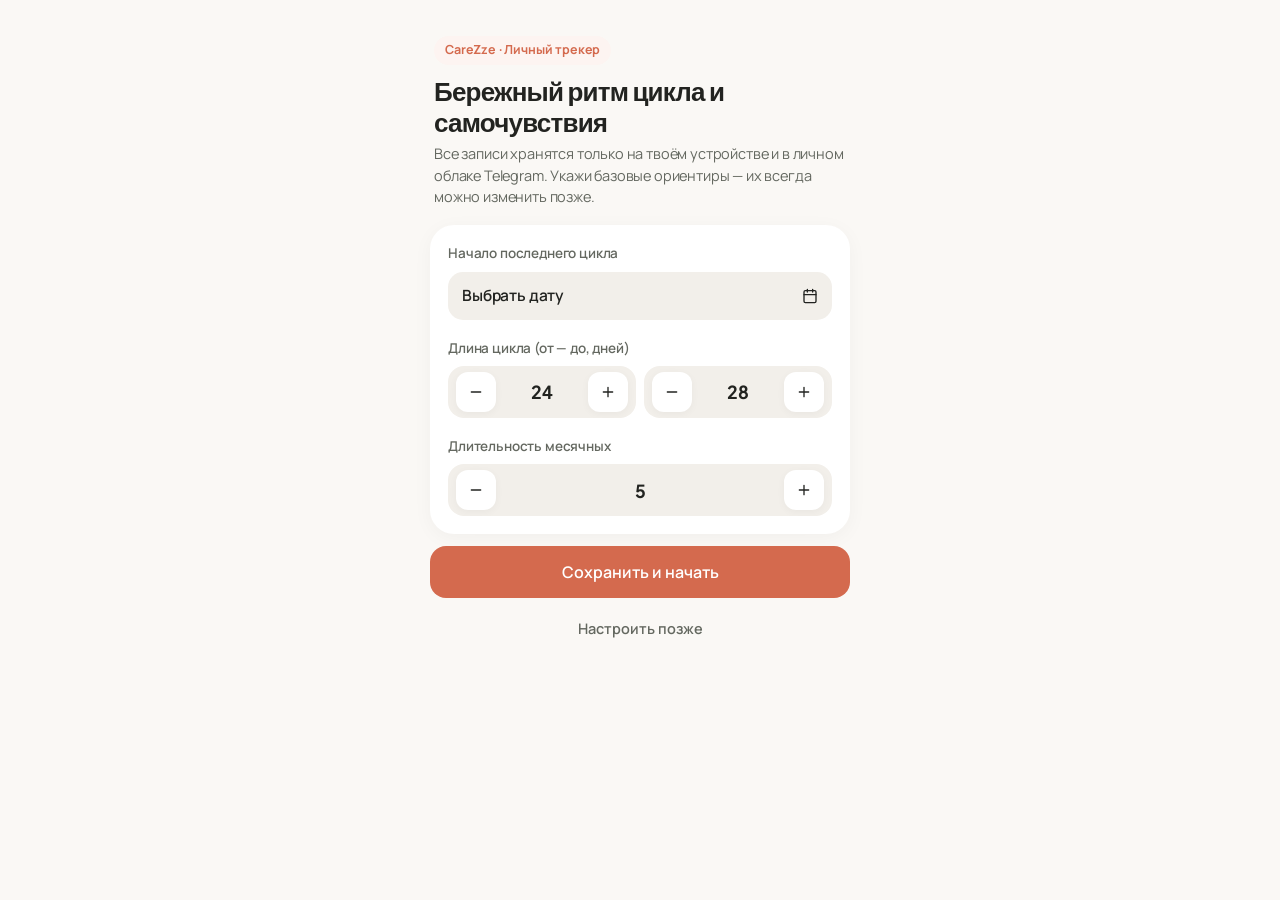
<file: carezze-index-updated 2.html>
<!DOCTYPE html>
<html lang="ru">
<head>
  <meta charset="UTF-8" />
  <meta name="viewport" content="width=device-width, initial-scale=1.0, maximum-scale=1.0, user-scalable=no, viewport-fit=cover" />
  <title>CareZze</title>
  <link rel="preconnect" href="https://fonts.googleapis.com" />
  <link rel="preconnect" href="https://fonts.gstatic.com" crossorigin />
  <link href="https://fonts.googleapis.com/css2?family=Manrope:wght@400;500;600;700&family=Plus+Jakarta+Sans:wght@600;700&display=swap" rel="stylesheet" />
  <script src="https://telegram.org/js/telegram-web-app.js"></script>
  <style>
    :root {
      --bg: #FAF8F5;
      --surface: #FFFFFF;
      --surface-2: #F2EFEA;
      --ink: #222320;
      --ink-2: #646860;
      --ink-3: #9A9E96;
      --border: #E6E2DA;

      --accent: #D46A4E;
      --accent-bg: #F9E3DC;
      --accent-tint: #FDF4F1;

      --ovul: #5A7A68;
      --ovul-bg: #E2ECE6;
      --ovul-tint: #F3F8F5;

      --rose: #C8445E;
      --rose-solid: #D94865;
      --rose-bg: #FCE2E7;
      --rose-tint: #FFF3F5;

      --indigo: #5A7A68;
      --indigo-bg: #E2ECE6;
      --indigo-tint: #F3F8F5;

      --amber: #C98236;
      --amber-bg: #FBEBD8;
      --amber-tint: #FEF8F0;

      --ok: #2E8B57;

      --radius: 24px;
      --shadow: 0 6px 24px rgba(34, 35, 32, 0.045);
      --kb-offset: 0px;
    }

    * { box-sizing: border-box; -webkit-tap-highlight-color: transparent; margin: 0; padding: 0; }
    html, body {
      width: 100%;
      max-width: 100%;
      overflow-x: hidden;
      overscroll-behavior-y: none;
      touch-action: pan-y;
    }

    body.modal-open {
      position: fixed;
      left: 0;
      right: 0;
      width: 100%;
      overflow: hidden;
    }

    body {
      font-family: -apple-system, BlinkMacSystemFont, "SF Pro Text", "Manrope", sans-serif;
      background-color: var(--bg);
      color: var(--ink);
      font-size: 16.5px;
      line-height: 1.5;
      letter-spacing: -0.01em;
      word-wrap: break-word;
      overflow-wrap: break-word;
      -webkit-font-smoothing: antialiased;
      transition: background-color 0.35s ease, color 0.25s ease;
      padding-top: max(10px, env(safe-area-inset-top));
      padding-bottom: calc(96px + env(safe-area-inset-bottom) + var(--kb-offset));
    }

    body.keyboard-open .tab-bar {
      transform: translateY(120%);
      opacity: 0;
      pointer-events: none;
    }

    /* Somatic Ambient Glow */
    .ambient-glow {
      position: fixed;
      top: -110px;
      left: 50%;
      transform: translateX(-50%);
      width: 130vw;
      max-width: 560px;
      height: 290px;
      border-radius: 50%;
      background: radial-gradient(circle at 50% 30%, var(--accent-bg) 0%, transparent 72%);
      opacity: 0.36;
      filter: blur(34px);
      pointer-events: none;
      z-index: 0;
      transition: background 0.6s ease, opacity 0.4s ease;
    }
    .ambient-glow.phase-menstrual {
      background: radial-gradient(circle at 50% 35%, var(--rose-bg) 0%, transparent 72%);
    }
    .ambient-glow.phase-ovulation {
      background: radial-gradient(circle at 50% 35%, var(--ovul-bg) 0%, transparent 72%);
    }
    .ambient-glow.phase-luteal,
    .ambient-glow.phase-delay {
      background: radial-gradient(circle at 50% 35%, var(--amber-bg) 0%, transparent 72%);
    }
    body.dark-mode .ambient-glow {
      opacity: 0.14;
    }

    .ui-svg {
      width: 16px;
      height: 16px;
      stroke: currentColor;
      fill: none;
      stroke-width: 2;
      stroke-linecap: round;
      stroke-linejoin: round;
      flex-shrink: 0;
      vertical-align: middle;
    }
    .ui-svg-sm { width: 14px; height: 14px; }
    .ui-svg-fill { fill: currentColor; stroke: none; }

    .app {
      position: relative;
      z-index: 1;
      width: 100%;
      max-width: 440px;
      margin: 0 auto;
      padding: 6px 16px 28px;
    }

    .onboarding-overlay {
      position: fixed;
      inset: 0;
      background: var(--bg);
      z-index: 500;
      overflow-y: auto;
      padding: max(28px, env(safe-area-inset-top)) 20px max(28px, env(safe-area-inset-bottom));
      display: none;
    }
    .onboarding-overlay.active { display: block; }
    .onboarding-box { max-width: 420px; margin: 0 auto; }

    .stepper-row {
      display: flex;
      align-items: center;
      justify-content: space-between;
      width: 100%;
      min-width: 0;
      overflow: hidden;
      background: var(--surface-2);
      border-radius: 16px;
      padding: 6px 8px;
    }
    .stepper-btn {
      width: 40px;
      height: 40px;
      flex-shrink: 0;
      border-radius: 12px;
      border: none;
      background: var(--surface);
      color: var(--ink);
      font-size: 20px;
      font-weight: 600;
      cursor: pointer;
      box-shadow: 0 2px 8px rgba(0,0,0,0.04);
      display: inline-flex;
      align-items: center;
      justify-content: center;
      transition: transform 0.12s ease;
    }
    .stepper-btn:active { transform: scale(0.93); }
    .stepper-val {
      min-width: 0;
      text-align: center;
      font-family: -apple-system, BlinkMacSystemFont, "SF Pro Display", "Plus Jakarta Sans", sans-serif;
      font-size: 18px;
      font-weight: 700;
      font-variant-numeric: tabular-nums;
      color: var(--ink);
    }

    /* Native-feel Date Pill Wrapper */
    .date-pill-field {
      position: relative;
      width: 100%;
      min-width: 0;
      max-width: 100%;
      overflow: hidden;
      height: 48px;
      background: var(--surface-2);
      border-radius: 15px;
      padding: 0 14px;
      display: flex;
      align-items: center;
      justify-content: space-between;
      color: var(--ink);
      font-size: 15.5px;
      font-weight: 600;
    }
    .date-pill-field input[type="date"] {
      position: absolute;
      inset: 0;
      width: 100%;
      min-width: 0;
      max-width: 100%;
      height: 100%;
      opacity: 0;
      cursor: pointer;
    }

    /* Somatic Hero (No rigid box) */
    .hero-card {
      background: transparent;
      border: none;
      border-radius: 26px;
      padding: 4px 2px 16px;
      margin-bottom: 10px;
      box-shadow: none;
    }

    .date-bar {
      display: flex;
      justify-content: space-between;
      align-items: center;
      gap: 8px;
      margin-bottom: 16px;
    }
    .date-arrow {
      width: 38px;
      height: 38px;
      flex-shrink: 0;
      border-radius: 50%;
      border: none;
      background: rgba(255, 255, 255, 0.65);
      backdrop-filter: blur(12px);
      -webkit-backdrop-filter: blur(12px);
      color: var(--ink);
      cursor: pointer;
      display: flex;
      align-items: center;
      justify-content: center;
      box-shadow: 0 2px 10px rgba(0, 0, 0, 0.03);
    }
    body.dark-mode .date-arrow,
    body.dark-mode .date-center-btn {
      background: rgba(255, 255, 255, 0.08);
    }
    .date-arrow:active { transform: scale(0.94); }

    .date-center-btn {
      flex: 1;
      height: 38px;
      background: rgba(255, 255, 255, 0.65);
      backdrop-filter: blur(12px);
      -webkit-backdrop-filter: blur(12px);
      border: none;
      border-radius: 999px;
      color: var(--ink);
      font-family: inherit;
      font-size: 14.5px;
      font-weight: 600;
      cursor: pointer;
      display: inline-flex;
      align-items: center;
      justify-content: center;
      gap: 6px;
      padding: 0 14px;
      white-space: nowrap;
      box-shadow: 0 2px 10px rgba(0, 0, 0, 0.03);
    }

    .hero-main {
      display: flex;
      justify-content: space-between;
      align-items: flex-end;
      gap: 12px;
      margin-bottom: 14px;
      min-height: 58px;
    }
    .hero-day {
      font-family: -apple-system, BlinkMacSystemFont, "SF Pro Display", "Plus Jakarta Sans", sans-serif;
      font-size: 36px;
      font-weight: 700;
      letter-spacing: -0.035em;
      line-height: 1.05;
      font-variant-numeric: tabular-nums;
      white-space: nowrap;
    }
    .hero-day span { font-size: 18px; font-weight: 600; color: var(--ink-2); }
    .hero-phase {
      display: inline-block;
      font-size: 14.5px;
      font-weight: 700;
      color: var(--accent);
      margin-top: 6px;
      line-height: 1.25;
    }
    .hero-phase.is-delay { color: var(--amber); }
    .hero-phase.is-period { color: var(--rose); }
    .hero-phase.is-ovul { color: var(--ovul); }
    .hero-meta {
      text-align: right;
      font-size: 13px;
      font-weight: 500;
      color: var(--ink-2);
      line-height: 1.35;
      flex-shrink: 0;
    }

    .cycle-track {
      height: 6px;
      background: rgba(128, 128, 128, 0.14);
      border-radius: 999px;
      overflow: hidden;
    }
    .cycle-fill {
      height: 100%;
      background: var(--accent);
      border-radius: 999px;
      transition: width 0.35s ease, background-color 0.35s ease;
    }

    .period-strip { display: flex; gap: 8px; margin-top: 14px; }
    .btn-period-apple {
      width: 100%;
      height: 46px;
      border-radius: 16px;
      border: none;
      background: var(--rose-tint);
      color: var(--rose);
      font-family: inherit;
      font-size: 15px;
      font-weight: 700;
      cursor: pointer;
      display: flex;
      align-items: center;
      justify-content: center;
      gap: 7px;
      white-space: nowrap;
      box-shadow: 0 2px 10px rgba(217, 72, 101, 0.08);
      transition: all 0.2s ease;
    }
    .btn-period-apple.active {
      background: var(--rose-solid);
      color: #FFFFFF;
      box-shadow: 0 6px 18px rgba(217, 72, 101, 0.30);
    }

    /* Soft Organic Surfaces (No harsh borders) */
    .card {
      background: var(--surface);
      border: none;
      border-radius: var(--radius);
      padding: 18px;
      margin-bottom: 12px;
      box-shadow: var(--shadow);
    }
    .card.ai-highlight {
      background: linear-gradient(180deg, var(--indigo-tint) 0%, var(--surface) 55%);
    }
    .card-top {
      display: flex;
      justify-content: space-between;
      align-items: center;
      gap: 8px;
      margin-bottom: 14px;
    }
    .card-title {
      font-family: -apple-system, BlinkMacSystemFont, "SF Pro Display", "Plus Jakarta Sans", sans-serif;
      font-size: 17.5px;
      font-weight: 700;
      letter-spacing: -0.02em;
      line-height: 1.25;
    }
    .card-sub { font-size: 13px; color: var(--ink-2); flex-shrink: 0; white-space: nowrap; }

    .autosave-pill {
      display: inline-flex;
      align-items: center;
      gap: 5px;
      font-size: 12px;
      font-weight: 600;
      color: var(--ink-3);
      background: var(--surface-2);
      padding: 4px 10px;
      border-radius: 999px;
    }
    .autosave-dot {
      width: 6px;
      height: 6px;
      border-radius: 50%;
      background: var(--ok);
    }

    .profile-summary-pills { display: flex; flex-wrap: wrap; gap: 6px; }
    .profile-pill {
      background: var(--surface-2);
      color: var(--ink);
      padding: 6px 12px;
      border-radius: 999px;
      font-size: 13.5px;
      font-weight: 600;
    }

    .theme-list { display: flex; flex-direction: column; gap: 8px; }
    .theme-option {
      width: 100%;
      background: var(--surface-2);
      border: 1.5px solid transparent;
      border-radius: 16px;
      padding: 13px 14px;
      display: flex;
      align-items: center;
      justify-content: space-between;
      gap: 12px;
      cursor: pointer;
      font-family: inherit;
      color: var(--ink);
      text-align: left;
      transition: border-color 0.18s ease, background-color 0.18s ease;
    }
    .theme-option.active { background: var(--accent-tint); border-color: var(--accent); }
    .theme-option-left { display: flex; align-items: center; gap: 12px; }
    .theme-dots { display: flex; gap: 4px; flex-shrink: 0; }
    .theme-dot { width: 14px; height: 14px; border-radius: 50%; border: 1px solid rgba(0, 0, 0, 0.08); }
    .theme-option-name { font-size: 15px; font-weight: 700; }
    .theme-option-check { color: var(--accent); display: inline-flex; align-items: center; }

    .saved-card {
      background: var(--surface);
      border: none;
      border-radius: var(--radius);
      padding: 18px;
      margin-bottom: 12px;
      box-shadow: var(--shadow);
    }
    .saved-header { display: flex; justify-content: space-between; align-items: center; gap: 10px; }
    .saved-badge { display: inline-flex; align-items: center; gap: 6px; font-size: 16px; font-weight: 700; color: var(--accent); white-space: nowrap; }
    .btn-edit-small {
      background: var(--surface-2);
      border: none;
      color: var(--ink);
      padding: 8px 14px;
      border-radius: 999px;
      font-family: inherit;
      font-size: 13.5px;
      font-weight: 600;
      cursor: pointer;
      white-space: nowrap;
    }
    .saved-metrics-row { display: grid; grid-template-columns: repeat(4, 1fr); gap: 6px; margin-top: 14px; }
    .saved-metric-pill { background: var(--surface-2); border-radius: 14px; padding: 9px 6px; text-align: center; }
    .saved-metric-pill span { display: block; font-size: 12px; color: var(--ink-2); white-space: nowrap; }
    .saved-metric-pill strong {
      font-family: -apple-system, BlinkMacSystemFont, "SF Pro Display", "Plus Jakarta Sans", sans-serif;
      font-size: 17px;
      font-weight: 700;
      color: var(--ink);
    }
    .saved-watch-row {
      display: flex;
      gap: 6px;
      flex-wrap: wrap;
      margin-top: 10px;
      font-size: 13px;
      font-weight: 600;
      color: var(--ink-2);
    }
    .saved-watch-pill {
      background: var(--surface-2);
      padding: 5px 11px;
      border-radius: 999px;
      display: inline-flex;
      align-items: center;
      gap: 5px;
    }
    .saved-cta-row {
      margin-top: 14px;
      padding-top: 12px;
      border-top: 1px solid var(--border);
      display: flex;
      justify-content: space-between;
      align-items: center;
    }
    .link-btn {
      background: none;
      border: none;
      color: var(--accent);
      font-family: inherit;
      font-size: 15px;
      font-weight: 600;
      cursor: pointer;
      display: inline-flex;
      align-items: center;
      gap: 4px;
      white-space: nowrap;
    }

    .cc-group { display: flex; flex-direction: column; gap: 9px; }
    .cc-slider {
      position: relative;
      height: 52px;
      background: var(--surface-2);
      border-radius: 16px;
      overflow: hidden;
      cursor: pointer;
      user-select: none;
      touch-action: pan-y;
      display: flex;
      align-items: center;
      justify-content: space-between;
      padding: 0 18px;
    }
    .cc-slider.compact { height: 46px; border-radius: 14px; padding: 0 14px; }
    .cc-fill {
      position: absolute;
      top: 0; left: 0; bottom: 0;
      pointer-events: none;
      will-change: width;
      transition: width 0.14s cubic-bezier(0.22, 1, 0.36, 1);
    }
    .cc-slider.is-dragging .cc-fill { transition: none; }
    .cc-steps-grid {
      position: absolute;
      inset: 0;
      display: grid;
      grid-template-columns: repeat(5, 1fr);
      pointer-events: none;
      z-index: 1;
    }
    .cc-steps-grid span { border-right: 1px solid rgba(128, 128, 128, 0.10); height: 100%; }
    .cc-steps-grid span:last-child { border-right: none; }
    .cc-label { position: relative; z-index: 2; font-size: 15.5px; font-weight: 600; color: var(--ink); white-space: nowrap; }
    .cc-value {
      position: relative;
      z-index: 2;
      font-family: -apple-system, BlinkMacSystemFont, "SF Pro Display", "Plus Jakarta Sans", sans-serif;
      font-size: 17px;
      font-weight: 700;
      font-variant-numeric: tabular-nums;
      color: var(--ink);
    }
    .cc-value.is-zero { color: var(--ink-3); font-weight: 600; }

    .emotion-sliders-stack { display: flex; flex-direction: column; gap: 8px; }

    .grid-2 { display: grid; grid-template-columns: repeat(2, minmax(0, 1fr)); gap: 8px; }
    .grid-3 { display: grid; grid-template-columns: repeat(3, minmax(0, 1fr)); gap: 6px; }
    .choice-btn {
      background: var(--surface-2);
      border: 1.5px solid transparent;
      color: var(--ink);
      padding: 11px 10px;
      border-radius: 14px;
      font-family: inherit;
      font-size: 13.5px;
      font-weight: 600;
      text-align: center;
      cursor: pointer;
      line-height: 1.2;
      min-height: 46px;
      display: inline-flex;
      align-items: center;
      justify-content: center;
      gap: 6px;
      min-width: 0;
      max-width: 100%;
      overflow: hidden;
      text-overflow: ellipsis;
      white-space: nowrap;
      letter-spacing: -0.02em;
    }
    .choice-btn.active { background: var(--accent-tint); border-color: var(--accent); color: var(--accent); }
    .choice-btn.active-rose { background: var(--rose-tint); border-color: var(--rose); color: var(--rose); }
    .choice-btn.active-ovul { background: var(--ovul-tint); border-color: var(--ovul); color: var(--ovul); }

    .solo-counter-wrap { display: inline-flex; align-items: center; gap: 6px; }
    .icon-stealth-btn {
      min-width: 52px;
      height: 46px;
      padding: 0 12px;
      border-radius: 14px;
      background: var(--surface-2);
      border: 1.5px solid transparent;
      color: var(--ink-2);
      font-family: inherit;
      font-size: 14px;
      font-weight: 700;
      cursor: pointer;
      display: inline-flex;
      align-items: center;
      justify-content: center;
      gap: 5px;
      font-variant-numeric: tabular-nums;
      transition: all 0.15s ease;
    }
    .icon-stealth-btn.active { background: var(--indigo-tint); border-color: var(--indigo); color: var(--indigo); }
    .icon-stealth-btn.active-rose { background: var(--rose-tint); border-color: var(--rose); color: var(--rose); }
    .solo-reset-mini {
      width: 34px;
      height: 46px;
      border-radius: 12px;
      background: var(--surface-2);
      border: 1.5px solid transparent;
      color: var(--ink-2);
      cursor: pointer;
      display: inline-flex;
      align-items: center;
      justify-content: center;
    }
    .solo-reset-mini:active { background: var(--rose-tint); color: var(--rose); }

    .drops-row { display: inline-flex; align-items: center; gap: 2px; }

    .sub-section-header { display: flex; justify-content: space-between; align-items: center; margin: 16px 0 8px; }
    .field-label { font-size: 13.5px; font-weight: 600; color: var(--ink-2); }

    .accordion {
      background: var(--surface);
      border: none;
      border-radius: var(--radius);
      margin-bottom: 12px;
      overflow: hidden;
      box-shadow: var(--shadow);
    }
    .accordion-header {
      width: 100%;
      background: none;
      border: none;
      padding: 16px 18px;
      display: flex;
      justify-content: space-between;
      align-items: center;
      gap: 12px;
      color: var(--ink);
      font-family: -apple-system, BlinkMacSystemFont, "SF Pro Display", "Plus Jakarta Sans", sans-serif;
      font-size: 17px;
      font-weight: 700;
      cursor: pointer;
      text-align: left;
    }
    .accordion-summary {
      font-family: inherit;
      font-size: 13.5px;
      font-weight: 500;
      color: var(--accent);
      margin-top: 3px;
      line-height: 1.35;
    }
    .accordion-chevron { color: var(--ink-3); flex-shrink: 0; transition: transform 0.2s ease; display: inline-flex; align-items: center; }
    .accordion.open .accordion-chevron { transform: rotate(180deg); }
    .accordion-body { display: none; padding: 6px 18px 18px; border-top: 1px solid var(--border); }
    .accordion.open .accordion-body { display: block; }

    .chip-grid { display: grid; grid-template-columns: repeat(2, minmax(0, 1fr)); gap: 8px; }
    .chip-grid-3 { display: grid; grid-template-columns: repeat(3, minmax(0, 1fr)); gap: 6px; }
    .chip {
      background: var(--surface-2);
      border: 1.5px solid transparent;
      color: var(--ink);
      padding: 10px 8px;
      border-radius: 14px;
      font-family: inherit;
      font-size: 13.5px;
      font-weight: 600;
      line-height: 1.22;
      min-height: 44px;
      display: flex;
      align-items: center;
      justify-content: center;
      text-align: center;
      cursor: pointer;
      letter-spacing: -0.015em;
    }
    .chip.active { background: var(--accent-tint); border-color: var(--accent); color: var(--accent); }
    .chip.active-rose { background: var(--rose-tint); border-color: var(--rose); color: var(--rose); }

    .btn-primary {
      width: 100%;
      height: 52px;
      background: var(--ink);
      color: var(--bg);
      border: none;
      border-radius: 16px;
      font-family: inherit;
      font-size: 16px;
      font-weight: 600;
      cursor: pointer;
      white-space: nowrap;
    }
    .btn-primary:active { opacity: 0.85; }

    .btn-accent {
      width: 100%;
      height: 52px;
      background: var(--accent);
      color: #FFFFFF;
      border: none;
      border-radius: 16px;
      font-family: inherit;
      font-size: 16px;
      font-weight: 600;
      cursor: pointer;
      white-space: nowrap;
    }

    .btn-indigo {
      width: 100%;
      height: 50px;
      background: var(--accent);
      color: #FFFFFF;
      border: none;
      border-radius: 15px;
      font-family: inherit;
      font-size: 15.5px;
      font-weight: 600;
      cursor: pointer;
      display: inline-flex;
      align-items: center;
      justify-content: center;
      gap: 6px;
      white-space: nowrap;
    }
    .btn-indigo:disabled { opacity: 0.72; cursor: wait; }

    .btn-soft {
      background: var(--surface-2);
      color: var(--ink);
      border: none;
      padding: 13px 14px;
      border-radius: 14px;
      font-family: inherit;
      font-size: 14.5px;
      font-weight: 600;
      cursor: pointer;
      white-space: nowrap;
    }
    .btn-danger-soft {
      background: var(--rose-tint);
      color: var(--rose);
      border: none;
      padding: 13px 14px;
      border-radius: 14px;
      font-family: inherit;
      font-size: 14.5px;
      font-weight: 600;
      cursor: pointer;
      white-space: nowrap;
    }

    input[type="date"],
    input[type="number"],
    input[type="text"],
    input[type="password"],
    textarea {
      width: 100%;
      background: var(--surface-2);
      border: 1.5px solid transparent;
      color: var(--ink);
      -webkit-text-fill-color: var(--ink);
      caret-color: var(--ink);
      border-radius: 14px;
      padding: 12px 14px;
      font-size: 16.5px;
      font-family: inherit;
      line-height: 1.45;
      outline: none;
      transition: border-color 0.18s ease, background-color 0.18s ease;
    }
    textarea { resize: none; min-height: 86px; }
    input:focus, textarea:focus { border-color: var(--accent); background: var(--surface); caret-color: var(--ink); }

    /* Segmented Control for Combined Analytics Tab */
    .ios-segmented {
      display: grid;
      grid-template-columns: 1fr 1fr;
      background: var(--surface-2);
      padding: 4px;
      border-radius: 14px;
      margin-bottom: 14px;
    }
    .ios-seg-btn {
      height: 36px;
      border: none;
      border-radius: 11px;
      background: transparent;
      color: var(--ink-2);
      font-family: inherit;
      font-size: 14px;
      font-weight: 600;
      cursor: pointer;
      transition: all 0.2s ease;
    }
    .ios-seg-btn.active {
      background: var(--surface);
      color: var(--ink);
      box-shadow: 0 2px 8px rgba(0, 0, 0, 0.06);
    }

    .ai-chat-thread {
      display: flex;
      flex-direction: column;
      gap: 10px;
      margin-bottom: 12px;
    }
    .ai-msg-bubble {
      padding: 12px 15px;
      border-radius: 16px;
      font-size: 15px;
      line-height: 1.55;
      white-space: pre-line;
      word-break: break-word;
    }
    .ai-msg-bubble.is-user {
      align-self: flex-end;
      max-width: 88%;
      background: var(--surface-2);
      border: 1px solid var(--border);
      color: var(--ink);
      border-bottom-right-radius: 6px;
    }
    .ai-msg-bubble.is-ai {
      align-self: stretch;
      background: var(--indigo-tint);
      color: var(--ink);
      border-bottom-left-radius: 6px;
    }
    .ai-chat-reply {
      margin-top: 12px;
      padding: 14px 16px;
      border-radius: 16px;
      background: var(--indigo-tint);
      color: var(--ink);
      font-size: 15.5px;
      line-height: 1.55;
      white-space: pre-line;
    }

    /* Profile additional notes rows */
    .profile-notes-list {
      display: flex;
      flex-direction: column;
      gap: 8px;
      margin-bottom: 8px;
    }
    .profile-note-row {
      display: flex;
      align-items: center;
      justify-content: space-between;
      gap: 8px;
      padding: 10px 12px;
      border-radius: 14px;
      background: var(--surface-2);
      border: 1px solid var(--border);
    }
    .profile-note-text {
      flex: 1;
      font-size: 14.5px;
      line-height: 1.4;
      color: var(--ink);
      word-break: break-word;
    }
    .profile-note-edit-input {
      flex: 1;
      height: 36px !important;
      padding: 0 10px !important;
      font-size: 14.5px !important;
      border-radius: 10px !important;
    }
    .profile-note-actions {
      display: inline-flex;
      align-items: center;
      gap: 4px;
      flex-shrink: 0;
    }
    .profile-note-icon-btn {
      width: 30px;
      height: 30px;
      border: none;
      border-radius: 10px;
      background: transparent;
      color: var(--ink-2);
      display: inline-flex;
      align-items: center;
      justify-content: center;
      cursor: pointer;
      padding: 0;
    }
    .profile-note-icon-btn:active {
      background: rgba(128, 128, 128, 0.14);
    }
    .profile-note-icon-btn.is-save {
      color: var(--ok);
    }
    .profile-note-icon-btn.is-del {
      color: var(--rose);
    }
    .profile-note-add-row {
      display: flex;
      gap: 8px;
      align-items: center;
    }

    .protocol-stack { display: flex; flex-direction: column; gap: 10px; }
    .protocol-item { background: var(--surface-2); border-radius: 18px; padding: 14px 16px; }
    .protocol-badge {
      display: inline-block;
      font-size: 11.5px;
      font-weight: 700;
      letter-spacing: 0.04em;
      text-transform: uppercase;
      padding: 3px 9px;
      border-radius: 999px;
      margin-bottom: 6px;
    }
    .badge-gyn { background: var(--accent-bg); color: var(--accent); }
    .badge-psy { background: var(--indigo-bg); color: var(--indigo); }
    .badge-hist { background: var(--rose-bg); color: var(--rose); }
    .badge-steps { background: var(--amber-bg); color: var(--amber); }

    .protocol-title { font-size: 16px; font-weight: 700; color: var(--ink); margin-bottom: 4px; line-height: 1.3; }
    .protocol-text { font-size: 15.5px; line-height: 1.55; color: var(--ink-2); }

    .step-list { display: flex; flex-direction: column; gap: 9px; margin-top: 6px; }
    .step-row { display: flex; gap: 10px; align-items: flex-start; font-size: 15px; line-height: 1.5; color: var(--ink-2); }
    .step-num {
      width: 24px;
      height: 24px;
      flex-shrink: 0;
      border-radius: 999px;
      background: var(--surface);
      color: var(--ink);
      font-size: 12.5px;
      font-weight: 700;
      display: inline-flex;
      align-items: center;
      justify-content: center;
      margin-top: 1px;
    }

    .tip-action-card {
      background: var(--surface-2);
      border-radius: 16px;
      padding: 14px;
      display: flex;
      justify-content: space-between;
      align-items: center;
      gap: 10px;
      margin-bottom: 8px;
    }
    .tip-action-title { font-size: 15.5px; font-weight: 600; color: var(--ink); line-height: 1.35; }
    .tip-action-sub { font-size: 13.5px; color: var(--ink-2); margin-top: 3px; line-height: 1.42; }
    .tip-action-btns { display: flex; align-items: center; gap: 6px; flex-shrink: 0; }
    .btn-helped-toggle {
      flex-shrink: 0;
      padding: 9px 12px;
      border-radius: 12px;
      border: none;
      background: var(--surface);
      color: var(--ink);
      font-family: inherit;
      font-size: 13.5px;
      font-weight: 600;
      cursor: pointer;
      white-space: nowrap;
      display: inline-flex;
      align-items: center;
      gap: 5px;
    }
    .btn-helped-toggle.checked { background: var(--accent); color: #FFFFFF; }
    .btn-tip-del {
      width: 34px;
      height: 36px;
      border-radius: 12px;
      border: none;
      background: var(--surface);
      color: var(--ink-2);
      cursor: pointer;
      display: inline-flex;
      align-items: center;
      justify-content: center;
      flex-shrink: 0;
    }
    .btn-tip-del:active { background: var(--rose-tint); color: var(--rose); }

    .med-list { display: flex; flex-direction: column; gap: 8px; margin-top: 12px; }
    .med-item {
      display: flex;
      align-items: center;
      justify-content: space-between;
      gap: 10px;
      background: var(--surface-2);
      border-radius: 14px;
      padding: 12px 14px;
    }
    .med-item-info { display: flex; flex-direction: column; gap: 2px; }
    .med-item-name { font-size: 15px; font-weight: 700; color: var(--ink); }
    .med-item-time { font-size: 13px; color: var(--ink-2); font-variant-numeric: tabular-nums; }
    .med-del-btn {
      width: 32px;
      height: 32px;
      border-radius: 10px;
      border: none;
      background: var(--surface);
      color: var(--ink-2);
      cursor: pointer;
      display: inline-flex;
      align-items: center;
      justify-content: center;
      flex-shrink: 0;
    }
    .med-del-btn:active { background: var(--rose-tint); color: var(--rose); }

    .modal-backdrop {
      position: fixed;
      top: 0;
      left: 0;
      right: 0;
      bottom: 0;
      width: 100%;
      height: 100vh;
      height: 100dvh;
      background: rgba(24, 18, 16, 0.45);
      backdrop-filter: blur(6px);
      -webkit-backdrop-filter: blur(6px);
      z-index: 200;
      display: none;
      align-items: flex-end;
      justify-content: center;
      padding: 12px;
      padding-bottom: max(16px, env(safe-area-inset-bottom));
      overflow: hidden;
      overscroll-behavior: none;
      touch-action: none;
    }
    .modal-backdrop.open { display: flex; }
    .modal-sheet {
      position: relative;
      width: 100%;
      max-width: 430px;
      background: var(--surface);
      border-radius: 28px;
      padding: 14px 20px 20px;
      box-shadow: 0 20px 50px rgba(0, 0, 0, 0.25);
      max-height: calc(100vh - 40px - var(--kb-offset));
      max-height: calc(100dvh - max(24px, env(safe-area-inset-top)) - 16px - var(--kb-offset));
      overflow-y: auto;
      overflow-x: hidden;
      overscroll-behavior: contain;
      -webkit-overflow-scrolling: touch;
      touch-action: pan-y;
    }
    .sheet-grabber {
      width: 38px;
      height: 4px;
      border-radius: 999px;
      background: var(--border);
      margin: 0 auto 14px;
    }

    .cal-header { display: flex; justify-content: space-between; align-items: center; margin-bottom: 16px; }
    .cal-month-title { font-size: 18px; font-weight: 700; text-transform: capitalize; }
    .cal-weekdays { display: grid; grid-template-columns: repeat(7, 1fr); text-align: center; font-size: 12.5px; font-weight: 600; color: var(--ink-3); margin-bottom: 8px; }
    .cal-grid { display: grid; grid-template-columns: repeat(7, 1fr); gap: 6px; }
    .cal-cell {
      aspect-ratio: 1;
      border-radius: 14px;
      border: 1.5px solid transparent;
      background: var(--surface-2);
      color: var(--ink);
      font-family: inherit;
      font-size: 14.5px;
      font-weight: 600;
      display: flex;
      flex-direction: column;
      align-items: center;
      justify-content: center;
      position: relative;
      cursor: pointer;
    }
    .cal-cell.empty { background: transparent; cursor: default; }
    .cal-cell.is-period { background: var(--rose-solid); color: #FFFFFF; }
    .cal-cell.is-cycle-start { box-shadow: inset 0 0 0 2px #FFFFFF; }
    .cal-cell.is-predicted-period { background: var(--rose-tint); color: var(--rose); border: 1.5px dashed var(--rose); }
    .cal-cell.is-ovulation { background: var(--ovul-tint); color: var(--ovul); }
    .cal-cell.is-predicted-ovulation { background: var(--ovul-tint); color: var(--ovul); border: 1.5px dashed var(--ovul); }
    .cal-cell.is-today { box-shadow: inset 0 0 0 2px var(--ink); }
    .cal-cell.is-selected { outline: 2.5px solid var(--accent); outline-offset: 1px; }
    .cal-dot { width: 4px; height: 4px; border-radius: 50%; background: currentColor; position: absolute; bottom: 4px; opacity: 0.85; }
    .cal-legend { display: flex; justify-content: center; flex-wrap: wrap; gap: 12px; font-size: 12.5px; color: var(--ink-2); margin-top: 14px; }
    .cal-legend-item { display: inline-flex; align-items: center; gap: 5px; }
    .cal-actions { display: grid; grid-template-columns: 1fr 1fr; gap: 8px; margin-top: 16px; }

    .filter-row {
      display: flex;
      gap: 6px;
      overflow-x: auto;
      padding-bottom: 4px;
      margin-bottom: 10px;
      scrollbar-width: none;
    }
    .filter-row::-webkit-scrollbar { display: none; }
    .filter-pill {
      background: var(--surface-2);
      border: none;
      color: var(--ink-2);
      padding: 8px 14px;
      border-radius: 999px;
      font-family: inherit;
      font-size: 13.5px;
      font-weight: 600;
      cursor: pointer;
      white-space: nowrap;
    }
    .filter-pill.active { background: var(--ink); color: var(--bg); }

    .chart-wrap {
      background: var(--bg);
      border-radius: 18px;
      padding: 10px 4px 6px;
      overflow: hidden;
    }
    .chart-scroll-viewport {
      width: 100%;
      overflow-x: auto;
      overflow-y: hidden;
      -webkit-overflow-scrolling: touch;
      scrollbar-width: none;
    }
    .chart-scroll-viewport::-webkit-scrollbar { display: none; }

    .legend-item { display: inline-flex; align-items: center; gap: 5px; font-weight: 600; }

    .inspector-box {
      margin-top: 12px;
      padding: 14px 16px;
      background: var(--surface-2);
      border-radius: 14px;
      font-size: 14.5px;
      line-height: 1.5;
      color: var(--ink-2);
    }

    .breath-desc {
      font-size: 14.5px;
      color: var(--ink-2);
      line-height: 1.48;
      margin-bottom: 6px;
    }

    /* Organic Breathing Sphere in SOS */
    .flower-stage { display: flex; flex-direction: column; align-items: center; padding: 18px 10px 12px; }
    .flower-viewport { position: relative; width: 224px; height: 224px; display: flex; align-items: center; justify-content: center; }
    .flower-motion {
      width: 164px;
      height: 164px;
      border-radius: 50%;
      position: relative;
      display: flex;
      align-items: center;
      justify-content: center;
      background: radial-gradient(circle at 35% 30%, var(--accent-bg) 0%, var(--indigo-bg) 72%, transparent 100%);
      box-shadow:
        0 0 0 18px var(--accent-tint),
        0 0 38px var(--accent-bg);
      will-change: transform, box-shadow;
      transform: translate3d(0, 0, 0) scale(0.84);
      transition-property: transform, box-shadow;
      transition-timing-function: cubic-bezier(0.37, 0, 0.63, 1);
      transition-duration: 3.6s;
    }
    .flower-motion::before {
      content: "";
      position: absolute;
      inset: 14px;
      border-radius: 50%;
      background: var(--surface);
      opacity: 0.78;
    }
    .flower-motion.phase-inhale {
      transform: translate3d(0, 0, 0) scale(1.16);
      box-shadow: 0 0 0 26px var(--accent-tint), 0 0 54px var(--accent-bg);
    }
    .flower-motion.phase-topup {
      transform: translate3d(0, 0, 0) scale(1.24);
      box-shadow: 0 0 0 32px var(--accent-tint), 0 0 64px var(--accent-bg);
    }
    .flower-motion.phase-hold-in {
      transform: translate3d(0, 0, 0) scale(1.18);
      box-shadow: 0 0 0 28px var(--indigo-tint), 0 0 52px var(--indigo-bg);
    }
    .flower-motion.phase-exhale {
      transform: translate3d(0, 0, 0) scale(0.84);
      box-shadow: 0 0 0 14px var(--accent-tint), 0 0 28px var(--accent-bg);
    }
    .flower-motion.phase-hold-out {
      transform: translate3d(0, 0, 0) scale(0.80);
      box-shadow: 0 0 0 10px var(--accent-tint), 0 0 22px var(--accent-bg);
    }

    .flower-prompt {
      position: absolute;
      inset: 0;
      display: flex;
      flex-direction: column;
      align-items: center;
      justify-content: center;
      text-align: center;
      font-size: 16px;
      font-weight: 700;
      color: var(--ink);
      padding: 28px;
      pointer-events: none;
    }
    .flower-subprompt {
      font-size: 14px;
      font-weight: 700;
      color: var(--accent);
      margin-top: 2px;
      font-variant-numeric: tabular-nums;
    }

    /* Docked iOS Frosted Tab Bar (4 Tabs) */
    .tab-bar {
      position: fixed;
      bottom: 0;
      left: 0;
      right: 0;
      background: rgba(250, 248, 245, 0.84);
      backdrop-filter: blur(24px);
      -webkit-backdrop-filter: blur(24px);
      border-top: 0.5px solid var(--border);
      display: grid;
      grid-template-columns: repeat(4, 1fr);
      padding: 8px 8px calc(8px + env(safe-area-inset-bottom));
      z-index: 100;
      transition: transform 0.2s ease, opacity 0.2s ease;
    }
    body.dark-mode .tab-bar {
      background: color-mix(in srgb, var(--bg) 84%, transparent);
    }
    .tab-item {
      background: none;
      border: none;
      color: var(--ink-3);
      font-family: inherit;
      font-size: 11px;
      font-weight: 600;
      display: flex;
      flex-direction: column;
      align-items: center;
      justify-content: center;
      gap: 3px;
      padding: 4px 2px;
      cursor: pointer;
      white-space: nowrap;
    }
    .tab-item.active { color: var(--accent); }
    .tab-item.sos-tab { color: var(--rose); opacity: 0.78; }
    .tab-item.sos-tab.active { color: var(--rose); opacity: 1; }
    .tab-item svg { width: 22px; height: 22px; stroke: currentColor; fill: none; stroke-width: 2; stroke-linecap: round; stroke-linejoin: round; }

    .view { display: none; }
    .view.active { display: block; }

    .toast {
      position: fixed;
      top: max(16px, env(safe-area-inset-top));
      left: 50%;
      transform: translateX(-50%);
      background: var(--ink);
      color: var(--bg);
      padding: 10px 20px;
      border-radius: 999px;
      font-size: 14px;
      font-weight: 600;
      z-index: 999;
      opacity: 0;
      pointer-events: none;
      transition: opacity 0.2s ease;
      white-space: nowrap;
    }
    .toast.show { opacity: 1; }

    /* Somatic Today Screen (Variant B) */
    .today-topbar {
      display: flex;
      align-items: center;
      justify-content: space-between;
      gap: 8px;
      margin-bottom: 14px;
    }
    .today-date-nav {
      display: inline-flex;
      align-items: center;
      gap: 5px;
      min-width: 0;
    }
    .today-date-nav .date-arrow {
      width: 32px;
      height: 32px;
    }
    .today-date-nav .date-center-btn {
      height: 32px;
      font-size: 13.5px;
      padding: 0 11px;
    }
    .today-save-status {
      font-size: 12px;
      font-weight: 600;
      color: var(--ink-3);
      white-space: nowrap;
      flex-shrink: 0;
      transition: color 0.2s ease, opacity 0.2s ease;
    }
    .today-save-status.is-saving {
      color: var(--accent);
    }

    /* Onboarding welcome header */
    .ob-header {
      padding: 8px 4px 18px;
    }
    .ob-badge {
      display: inline-flex;
      align-items: center;
      gap: 6px;
      padding: 5px 11px;
      border-radius: 999px;
      background: var(--accent-tint);
      color: var(--accent);
      font-size: 12.5px;
      font-weight: 700;
      margin-bottom: 10px;
    }
    .ob-title {
      font-family: -apple-system, BlinkMacSystemFont, "SF Pro Display", "Plus Jakarta Sans", sans-serif;
      font-size: 26px;
      font-weight: 700;
      letter-spacing: -0.03em;
      color: var(--ink);
      line-height: 1.2;
      margin-bottom: 6px;
    }
    .ob-sub {
      font-size: 14.5px;
      line-height: 1.48;
      color: var(--ink-2);
    }
    .btn-ghost-sub {
      width: 100%;
      height: 44px;
      margin-top: 8px;
      border: none;
      border-radius: 16px;
      background: transparent;
      color: var(--ink-2);
      font-family: inherit;
      font-size: 14.5px;
      font-weight: 600;
      cursor: pointer;
    }
    .btn-ghost-sub:active {
      background: var(--surface-2);
    }

    .somatic-hero {
      text-align: center;
      padding: 6px 4px 16px;
    }
    .hero-day-giant {
      display: flex;
      align-items: baseline;
      justify-content: center;
      gap: 7px;
      line-height: 1;
      margin-bottom: 6px;
    }
    .hero-day-num {
      font-family: -apple-system, BlinkMacSystemFont, "SF Pro Display", "Plus Jakarta Sans", sans-serif;
      font-size: 54px;
      font-weight: 700;
      letter-spacing: -0.04em;
      color: var(--ink);
      font-variant-numeric: tabular-nums;
    }
    .hero-day-unit {
      font-size: 19px;
      font-weight: 600;
      color: var(--ink-2);
    }
    .hero-phase-status {
      font-size: 13.5px;
      font-weight: 600;
      color: var(--ink-2);
      margin-bottom: 12px;
      line-height: 1.35;
    }
    .cycle-segments {
      display: flex;
      align-items: center;
      justify-content: center;
      gap: 3px;
      max-width: 310px;
      height: 10px;
      margin: 0 auto;
      padding: 0 2px;
    }
    .cycle-segments.is-dense {
      gap: 2px;
      max-width: 330px;
    }
    .cycle-seg {
      flex: 1 1 0;
      min-width: 3px;
      height: 5px;
      border-radius: 999px;
      background: var(--border);
      transition: background-color 0.25s ease, height 0.2s ease, opacity 0.2s ease;
    }
    .cycle-seg.is-current {
      height: 9px;
    }
    .cycle-seg.seg-period {
      background: var(--rose-solid);
    }
    .cycle-seg.seg-normal {
      background: var(--accent);
      opacity: 0.42;
    }
    .cycle-seg.seg-normal.is-current {
      opacity: 0.95;
    }
    .cycle-seg.seg-ovul {
      background: var(--ovul);
    }
    .cycle-seg.seg-delay {
      background: var(--amber);
    }

    /* 2x2 Metric Cards (Direct 1-tap scale 1..5, tap active to reset) */
    .metrics-grid-2x2 {
      display: grid;
      grid-template-columns: repeat(2, minmax(0, 1fr));
      gap: 10px;
      margin-bottom: 12px;
    }
    .metric-tile {
      position: relative;
      background: var(--surface);
      border: 1px solid var(--border);
      border-radius: 20px;
      padding: 13px 13px 12px;
      display: flex;
      flex-direction: column;
      justify-content: space-between;
      gap: 10px;
      box-shadow: 0 2px 10px rgba(34, 35, 32, 0.03);
      user-select: none;
      transition: border-color 0.2s ease, background-color 0.2s ease;
    }
    .metric-tile.has-val[data-key="energy"] { border-color: var(--indigo-bg); background: var(--indigo-tint); }
    .metric-tile.has-val[data-key="pain"] { border-color: var(--rose-bg); background: var(--rose-tint); }
    .metric-tile.has-val[data-key="libido"] { border-color: var(--amber-bg); background: var(--amber-tint); }
    .metric-tile.has-val[data-key="stress"] { border-color: var(--rose-bg); background: var(--rose-tint); }

    .metric-tile-header {
      display: flex;
      align-items: flex-start;
      justify-content: space-between;
      gap: 6px;
      cursor: pointer;
    }
    .metric-tile-id {
      display: flex;
      align-items: center;
      gap: 6px;
      min-width: 0;
    }
    .metric-tile-icon {
      width: 20px;
      height: 20px;
      display: inline-flex;
      align-items: center;
      justify-content: center;
      color: var(--ink-3);
      flex-shrink: 0;
      transition: color 0.2s ease;
    }
    .metric-tile.has-val[data-key="energy"] .metric-tile-icon { color: var(--indigo); }
    .metric-tile.has-val[data-key="pain"] .metric-tile-icon { color: var(--rose); }
    .metric-tile.has-val[data-key="libido"] .metric-tile-icon { color: var(--amber); }
    .metric-tile.has-val[data-key="stress"] .metric-tile-icon { color: var(--rose); }

    .metric-tile-title {
      font-size: 14.5px;
      font-weight: 700;
      color: var(--ink);
      line-height: 1.2;
      letter-spacing: -0.015em;
    }
    .metric-tile-score {
      font-family: -apple-system, BlinkMacSystemFont, "SF Pro Display", "Plus Jakarta Sans", sans-serif;
      font-size: 16px;
      font-weight: 700;
      font-variant-numeric: tabular-nums;
      color: var(--ink-3);
      line-height: 1.1;
      flex-shrink: 0;
    }
    .metric-tile.has-val .metric-tile-score {
      color: var(--ink);
    }
    .metric-tile-score small {
      font-size: 12px;
      font-weight: 600;
      color: var(--ink-3);
    }
    .metric-tile-hint {
      font-size: 12px;
      font-weight: 500;
      color: var(--ink-3);
      line-height: 1.25;
      margin-top: -4px;
    }
    .metric-tile.has-val .metric-tile-hint {
      color: var(--ink-2);
    }
    .metric-scale-bar {
      display: grid;
      grid-template-columns: repeat(5, 1fr);
      gap: 4px;
    }
    .metric-scale-seg {
      height: 26px;
      border: none;
      border-radius: 8px;
      background: var(--surface-2);
      color: var(--ink-3);
      font-family: inherit;
      font-size: 11.5px;
      font-weight: 700;
      font-variant-numeric: tabular-nums;
      cursor: pointer;
      display: inline-flex;
      align-items: center;
      justify-content: center;
      transition: background-color 0.16s ease, color 0.16s ease, transform 0.1s ease;
    }
    .metric-scale-seg:active {
      transform: scale(0.92);
    }
    .metric-tile[data-key="energy"] .metric-scale-seg.is-filled { background: var(--indigo); color: #FFFFFF; }
    .metric-tile[data-key="pain"] .metric-scale-seg.is-filled { background: var(--rose-solid); color: #FFFFFF; }
    .metric-tile[data-key="libido"] .metric-scale-seg.is-filled { background: var(--amber); color: #FFFFFF; }
    .metric-tile[data-key="stress"] .metric-scale-seg.is-filled { background: var(--rose-solid); color: #FFFFFF; }

    .today-period-btn {
      width: 100%;
      height: 48px;
      border-radius: 16px;
      border: 1px solid var(--border);
      background: var(--surface);
      color: var(--ink);
      font-family: inherit;
      font-size: 15px;
      font-weight: 700;
      cursor: pointer;
      display: flex;
      align-items: center;
      justify-content: center;
      gap: 7px;
      box-shadow: 0 2px 10px rgba(34, 35, 32, 0.03);
      margin-bottom: 12px;
      transition: all 0.2s ease;
    }
    .today-period-btn:active { transform: scale(0.985); }
    .today-period-btn.active {
      border-color: var(--rose-solid);
      background: var(--rose-solid);
      color: #FFFFFF;
      box-shadow: 0 6px 18px rgba(217, 72, 101, 0.24);
    }

    /* Единая плашка «Тело и эмоции» */
    .today-unified-card {
      width: 100%;
      max-width: 100%;
      overflow: hidden;
      background: var(--surface);
      border: 1px solid var(--border);
      border-radius: 20px;
      padding: 14px 16px;
      margin-bottom: 12px;
      box-shadow: 0 2px 10px rgba(34, 35, 32, 0.03);
      transition: padding 0.2s ease;
    }
    .today-unified-card.open {
      padding: 15px 16px 17px;
    }
    .today-unified-head {
      display: flex;
      align-items: center;
      justify-content: space-between;
      gap: 10px;
      margin-bottom: 0;
      cursor: pointer;
      user-select: none;
      -webkit-tap-highlight-color: transparent;
    }
    .today-unified-head-left {
      min-width: 0;
      flex: 1;
    }
    .today-unified-summary {
      font-size: 12.5px;
      font-weight: 500;
      color: var(--ink-3);
      margin-top: 2px;
      white-space: nowrap;
      overflow: hidden;
      text-overflow: ellipsis;
    }
    .today-unified-summary.has-data {
      color: var(--ink-2);
    }
    .today-unified-card.open .today-unified-summary {
      display: none;
    }
    .today-unified-card.open .today-unified-head {
      margin-bottom: 12px;
    }
    .today-unified-head-right {
      display: inline-flex;
      align-items: center;
      gap: 8px;
      flex-shrink: 0;
    }
    .today-unified-card .accordion-chevron {
      color: var(--ink-3);
      transition: transform 0.2s ease;
      display: inline-flex;
      align-items: center;
    }
    .today-unified-card.open .accordion-chevron {
      transform: rotate(180deg);
    }
    .today-unified-body {
      display: none;
      width: 100%;
      min-width: 0;
    }
    .today-unified-card.open .today-unified-body {
      display: block;
    }
    .today-temp-badge {
      display: inline-flex;
      align-items: center;
      gap: 4px;
      padding: 4px 10px;
      border-radius: 999px;
      background: var(--surface-2);
      color: var(--ink-2);
      font-size: 12.5px;
      font-weight: 700;
      font-variant-numeric: tabular-nums;
    }
    .today-temp-badge.has-temp {
      background: var(--accent-tint);
      color: var(--accent);
    }
    .today-unified-card .choice-btn,
    .today-unified-card .icon-stealth-btn,
    .today-unified-card .solo-reset-mini,
    .today-unified-card .chip {
      background: var(--surface-2);
    }
    .today-unified-card .choice-btn.active,
    .today-unified-card .chip.active {
      background: var(--accent-tint);
    }
    .today-unified-card .choice-btn.active-rose,
    .today-unified-card .icon-stealth-btn.active-rose,
    .today-unified-card .chip.active-rose {
      background: var(--rose-tint);
    }
    .today-unified-card .choice-btn.active-ovul {
      background: var(--ovul-tint);
    }
    .today-unified-card .icon-stealth-btn.active {
      background: var(--indigo-tint);
    }

    /* Direct 1..5 Emotion Scale Rows */
    .emotion-sliders-stack {
      display: flex;
      flex-direction: column;
      gap: 7px;
      width: 100%;
      min-width: 0;
    }
    .emo-tuner-row {
      display: flex;
      align-items: center;
      justify-content: space-between;
      gap: 8px;
      width: 100%;
      max-width: 100%;
      min-width: 0;
      background: var(--surface-2);
      padding: 7px 9px 7px 12px;
      border-radius: 13px;
    }
    .emo-tuner-name {
      font-size: 13.5px;
      font-weight: 700;
      color: var(--ink);
      flex: 1 1 auto;
      min-width: 0;
      overflow: hidden;
      text-overflow: ellipsis;
      white-space: nowrap;
    }
    .emo-tuner-steps {
      display: inline-flex;
      align-items: center;
      gap: 4px;
      flex-shrink: 0;
    }
    .emo-step-pill {
      width: 27px;
      height: 27px;
      border: none;
      border-radius: 8px;
      background: var(--surface);
      color: var(--ink-2);
      font-family: inherit;
      font-size: 12px;
      font-weight: 700;
      font-variant-numeric: tabular-nums;
      cursor: pointer;
      display: inline-flex;
      align-items: center;
      justify-content: center;
      transition: background-color 0.16s ease, color 0.16s ease, transform 0.1s ease;
    }
    .emo-step-pill:active {
      transform: scale(0.92);
    }
    .emo-step-pill.active {
      color: #FFFFFF;
    }

    /* Today Insight Card linking to Breakdown Sheet */
    .today-insight-card {
      background: var(--surface);
      border: 1px solid var(--border);
      border-radius: 20px;
      padding: 15px 16px;
      margin-bottom: 12px;
      box-shadow: 0 2px 10px rgba(34, 35, 32, 0.03);
    }
    .today-insight-top {
      display: flex;
      align-items: center;
      justify-content: space-between;
      gap: 8px;
      margin-bottom: 6px;
    }
    .today-insight-tag {
      font-size: 11.5px;
      font-weight: 700;
      letter-spacing: 0.04em;
      text-transform: uppercase;
      color: var(--accent);
    }
    .today-insight-title {
      font-size: 15.5px;
      font-weight: 700;
      color: var(--ink);
      line-height: 1.3;
      margin-bottom: 4px;
    }
    .today-insight-body {
      font-size: 14px;
      line-height: 1.48;
      color: var(--ink-2);
      display: -webkit-box;
      -webkit-line-clamp: 3;
      -webkit-box-orient: vertical;
      overflow: hidden;
    }
    .today-insight-btn {
      width: 100%;
      height: 42px;
      margin-top: 12px;
      border: none;
      border-radius: 13px;
      background: var(--accent-tint);
      color: var(--accent);
      font-family: inherit;
      font-size: 14px;
      font-weight: 700;
      cursor: pointer;
      display: flex;
      align-items: center;
      justify-content: center;
      gap: 6px;
    }
    .today-insight-btn:active {
      opacity: 0.85;
    }

    /* Interactive SOS Checklist */
    .step-row.is-interactive {
      cursor: pointer;
      padding: 8px 10px;
      border-radius: 13px;
      background: var(--surface-2);
      transition: opacity 0.2s ease, background-color 0.2s ease;
    }
    .step-row.is-interactive.is-done {
      opacity: 0.58;
    }
    .step-row.is-interactive.is-done .step-text {
      text-decoration: line-through;
    }
    .step-row.is-interactive.is-done .step-num {
      background: var(--ok);
      color: #FFFFFF;
    }

    /* Analytics Summary Grid & Interactive Legend */
    .stats-mini-grid {
      display: grid;
      grid-template-columns: repeat(3, 1fr);
      gap: 8px;
      margin-bottom: 10px;
    }
    .stat-mini-box {
      background: var(--surface-2);
      border-radius: 14px;
      padding: 10px 10px;
      text-align: center;
    }
    .stat-mini-val {
      font-family: -apple-system, BlinkMacSystemFont, "SF Pro Display", "Plus Jakarta Sans", sans-serif;
      font-size: 17px;
      font-weight: 700;
      color: var(--ink);
      font-variant-numeric: tabular-nums;
    }
    .stat-mini-lbl {
      font-size: 11.5px;
      font-weight: 600;
      color: var(--ink-3);
      margin-top: 2px;
    }
    .legend-toggle-btn {
      display: inline-flex;
      align-items: center;
      gap: 5px;
      padding: 5px 10px;
      border-radius: 999px;
      border: 1px solid var(--border);
      background: var(--surface-2);
      font-family: inherit;
      font-size: 12.5px;
      font-weight: 600;
      cursor: pointer;
      transition: opacity 0.16s ease, background-color 0.16s ease;
    }
    .legend-toggle-btn.is-muted {
      opacity: 0.42;
      background: transparent;
    }

    /* Scrollable Bottom Sheet */
    .modal-sheet {
      max-height: calc(100vh - 40px - var(--kb-offset));
      max-height: calc(100dvh - max(24px, env(safe-area-inset-top)) - 16px - var(--kb-offset));
      overflow-y: auto;
      overflow-x: hidden;
      overscroll-behavior: contain;
      -webkit-overflow-scrolling: touch;
      touch-action: pan-y;
    }
    .sheet-header {
      position: sticky;
      top: -14px;
      z-index: 5;
      background: var(--surface);
      display: flex;
      align-items: center;
      justify-content: space-between;
      gap: 10px;
      padding: 10px 0 12px;
      margin: -10px 0 12px;
    }
    .sheet-title {
      font-family: -apple-system, BlinkMacSystemFont, "SF Pro Display", "Plus Jakarta Sans", sans-serif;
      font-size: 18px;
      font-weight: 700;
      letter-spacing: -0.02em;
      color: var(--ink);
    }
    .sheet-done-btn {
      background: var(--surface-2);
      border: none;
      color: var(--ink);
      padding: 7px 14px;
      border-radius: 999px;
      font-family: inherit;
      font-size: 13.5px;
      font-weight: 600;
      cursor: pointer;
    }

    /* Compact Settings Cards & 1-Row Themes */
    .compact-card {
      padding: 14px 16px;
      margin-bottom: 10px;
    }
    .compact-settings-row {
      display: flex;
      align-items: center;
      justify-content: space-between;
      gap: 10px;
    }
    .compact-row-left {
      display: flex;
      align-items: center;
      gap: 8px;
      min-width: 0;
    }
    .compact-row-sub {
      font-size: 13px;
      font-weight: 500;
      color: var(--ink-2);
      margin-top: 2px;
    }
    .theme-grid-compact {
      display: grid;
      grid-template-columns: repeat(3, 1fr);
      gap: 7px;
    }
    .theme-chip-compact {
      background: var(--surface-2);
      border: 1.5px solid transparent;
      border-radius: 14px;
      padding: 9px 8px;
      display: flex;
      flex-direction: column;
      align-items: center;
      justify-content: center;
      gap: 5px;
      cursor: pointer;
      font-family: inherit;
      color: var(--ink);
      transition: border-color 0.16s ease, background-color 0.16s ease;
    }
    .theme-chip-compact.active {
      background: var(--accent-tint);
      border-color: var(--accent);
      color: var(--accent);
    }
    .theme-chip-compact .theme-option-name {
      font-size: 13px;
      font-weight: 700;
    }


  </style>
</head>
<body>
  <div id="ambientGlow" class="ambient-glow"></div>
  <div id="toast" class="toast">Сохранено</div>
  <input type="file" id="importBackupFileInput" accept=".json,application/json" style="display:none;" onchange="importDataFromFile(event)" />

  <!-- ONBOARDING -->
  <div id="onboardingScreen" class="onboarding-overlay">
    <div class="onboarding-box">
      <div class="ob-header">
        <span class="ob-badge">CareZze · Личный трекер</span>
        <div class="ob-title">Бережный ритм цикла и самочувствия</div>
        <div class="ob-sub">Все записи хранятся только на твоём устройстве и в личном облаке Telegram. Укажи базовые ориентиры — их всегда можно изменить позже.</div>
      </div>

      <div class="card">
        <div class="field-label" style="margin-bottom:8px;">Начало последнего цикла</div>
        <div class="date-pill-field">
          <span id="obLastPeriodDisplay">Выбрать дату</span>
          <svg class="ui-svg" viewBox="0 0 24 24"><rect x="3" y="4" width="18" height="18" rx="2"/><path d="M16 2v4M8 2v4M3 10h18"/></svg>
          <input type="date" id="obLastPeriod" onchange="syncFormattedDates()" />
        </div>

        <div class="field-label" style="margin-top:18px; margin-bottom:8px;">Длина цикла (от — до, дней)</div>
        <div style="display:grid; grid-template-columns:1fr 1fr; gap:8px;">
          <div class="stepper-row">
            <button class="stepper-btn" type="button" onclick="stepObValue('obCycleMin', -1, 21, 45)" aria-label="Меньше">
              <svg class="ui-svg" viewBox="0 0 24 24"><path d="M5 12h14"/></svg>
            </button>
            <span class="stepper-val" id="obCycleMinVal">24</span>
            <button class="stepper-btn" type="button" onclick="stepObValue('obCycleMin', 1, 21, 45)" aria-label="Больше">
              <svg class="ui-svg" viewBox="0 0 24 24"><path d="M12 5v14M5 12h14"/></svg>
            </button>
          </div>
          <div class="stepper-row">
            <button class="stepper-btn" type="button" onclick="stepObValue('obCycleMax', -1, 21, 45)" aria-label="Меньше">
              <svg class="ui-svg" viewBox="0 0 24 24"><path d="M5 12h14"/></svg>
            </button>
            <span class="stepper-val" id="obCycleMaxVal">28</span>
            <button class="stepper-btn" type="button" onclick="stepObValue('obCycleMax', 1, 21, 45)" aria-label="Больше">
              <svg class="ui-svg" viewBox="0 0 24 24"><path d="M12 5v14M5 12h14"/></svg>
            </button>
          </div>
        </div>

        <div class="field-label" style="margin-top:18px; margin-bottom:8px;">Длительность месячных</div>
        <div class="stepper-row">
          <button class="stepper-btn" type="button" onclick="stepObValue('obPeriodLen', -1, 2, 10)" aria-label="Меньше">
            <svg class="ui-svg" viewBox="0 0 24 24"><path d="M5 12h14"/></svg>
          </button>
          <span class="stepper-val" id="obPeriodLenVal">5</span>
          <button class="stepper-btn" type="button" onclick="stepObValue('obPeriodLen', 1, 2, 10)" aria-label="Больше">
            <svg class="ui-svg" viewBox="0 0 24 24"><path d="M12 5v14M5 12h14"/></svg>
          </button>
        </div>
      </div>

      <button class="btn-accent" onclick="completeOnboarding()">Сохранить и начать</button>
      <button type="button" class="btn-ghost-sub" onclick="skipOnboarding()">Настроить позже</button>
    </div>
  </div>

  <div class="app">
    <!-- VIEW 1: TODAY -->
    <div id="view-today" class="view active">
      <div class="today-topbar">
        <div class="today-date-nav">
          <button class="date-arrow" onclick="shiftDate(-1)" aria-label="Назад">
            <svg class="ui-svg ui-svg-sm" viewBox="0 0 24 24"><path d="M15 18l-6-6 6-6"/></svg>
          </button>
          <button class="date-center-btn" onclick="openCalendarModal()">
            <span id="selectedDateLabel"></span>
          </button>
          <button class="date-arrow" onclick="shiftDate(1)" aria-label="Вперёд">
            <svg class="ui-svg ui-svg-sm" viewBox="0 0 24 24"><path d="M9 18l6-6-6-6"/></svg>
          </button>
        </div>
        <div class="today-save-status" id="todaySaveStatus">Сохранено</div>
      </div>

      <div class="somatic-hero" id="heroCard">
        <div class="hero-day-giant" id="heroDay"></div>
        <div class="hero-phase-status" id="heroPhaseStatus"></div>
        <div class="cycle-segments" id="cycleSegmentsBar" aria-label="Дни цикла"></div>
      </div>

      <div id="editableDayForm">
        <!-- КНОПКА МЕСЯЧНЫХ -->
        <button class="today-period-btn" id="btnPeriodDay" onclick="togglePeriodDay()">
          <span id="periodBtnText">Отметить месячные</span>
          <svg class="ui-svg ui-svg-sm" id="periodBtnCheckIcon" style="display:none;" viewBox="0 0 24 24"><path d="M20 6L9 17l-5-5"/></svg>
        </button>

        <!-- СОСТОЯНИЯ КАРТОЧКАМИ 2x2 (прямой выбор 1..5 в одно касание) -->
        <div class="metrics-grid-2x2" id="metricTilesGrid">
          <div class="metric-tile" data-key="energy">
            <div class="metric-tile-header" onclick="toggleMetricQuick('energy')">
              <div class="metric-tile-id">
                <span class="metric-tile-icon">
                  <svg class="ui-svg" viewBox="0 0 24 24"><circle cx="12" cy="12" r="4"/><path d="M12 2v2M12 20v2M4.93 4.93l1.41 1.41M17.66 17.66l1.41 1.41M2 12h2M20 12h2M4.93 19.07l1.41-1.41M17.66 6.34l1.41-1.41"/></svg>
                </span>
                <span class="metric-tile-title">Энергия</span>
              </div>
              <span class="metric-tile-score" id="score-energy">—</span>
            </div>
            <div class="metric-tile-hint" id="hint-energy">Не отмечено</div>
            <div class="metric-scale-bar" id="scale-energy">
              <button type="button" class="metric-scale-seg" data-step="1" onclick="setMetricDirect('energy', 1)">1</button>
              <button type="button" class="metric-scale-seg" data-step="2" onclick="setMetricDirect('energy', 2)">2</button>
              <button type="button" class="metric-scale-seg" data-step="3" onclick="setMetricDirect('energy', 3)">3</button>
              <button type="button" class="metric-scale-seg" data-step="4" onclick="setMetricDirect('energy', 4)">4</button>
              <button type="button" class="metric-scale-seg" data-step="5" onclick="setMetricDirect('energy', 5)">5</button>
            </div>
          </div>

          <div class="metric-tile" data-key="pain">
            <div class="metric-tile-header" onclick="toggleMetricQuick('pain')">
              <div class="metric-tile-id">
                <span class="metric-tile-icon">
                  <svg class="ui-svg" viewBox="0 0 24 24"><path d="M3 12c2.5-3 5-3 7.5 0s5 3 7.5 0 3-1.5 3-1.5"/></svg>
                </span>
                <span class="metric-tile-title">Боль и спазмы</span>
              </div>
              <span class="metric-tile-score" id="score-pain">—</span>
            </div>
            <div class="metric-tile-hint" id="hint-pain">Не отмечено</div>
            <div class="metric-scale-bar" id="scale-pain">
              <button type="button" class="metric-scale-seg" data-step="1" onclick="setMetricDirect('pain', 1)">1</button>
              <button type="button" class="metric-scale-seg" data-step="2" onclick="setMetricDirect('pain', 2)">2</button>
              <button type="button" class="metric-scale-seg" data-step="3" onclick="setMetricDirect('pain', 3)">3</button>
              <button type="button" class="metric-scale-seg" data-step="4" onclick="setMetricDirect('pain', 4)">4</button>
              <button type="button" class="metric-scale-seg" data-step="5" onclick="setMetricDirect('pain', 5)">5</button>
            </div>
          </div>

          <div class="metric-tile" data-key="libido">
            <div class="metric-tile-header" onclick="toggleMetricQuick('libido')">
              <div class="metric-tile-id">
                <span class="metric-tile-icon">
                  <svg class="ui-svg" viewBox="0 0 24 24"><path d="M12 3v18M4.2 7.5l15.6 9M19.8 7.5L4.2 16.5"/></svg>
                </span>
                <span class="metric-tile-title">Либидо</span>
              </div>
              <span class="metric-tile-score" id="score-libido">—</span>
            </div>
            <div class="metric-tile-hint" id="hint-libido">Не отмечено</div>
            <div class="metric-scale-bar" id="scale-libido">
              <button type="button" class="metric-scale-seg" data-step="1" onclick="setMetricDirect('libido', 1)">1</button>
              <button type="button" class="metric-scale-seg" data-step="2" onclick="setMetricDirect('libido', 2)">2</button>
              <button type="button" class="metric-scale-seg" data-step="3" onclick="setMetricDirect('libido', 3)">3</button>
              <button type="button" class="metric-scale-seg" data-step="4" onclick="setMetricDirect('libido', 4)">4</button>
              <button type="button" class="metric-scale-seg" data-step="5" onclick="setMetricDirect('libido', 5)">5</button>
            </div>
          </div>

          <div class="metric-tile" data-key="stress">
            <div class="metric-tile-header" onclick="toggleMetricQuick('stress')">
              <div class="metric-tile-id">
                <span class="metric-tile-icon">
                  <svg class="ui-svg" viewBox="0 0 24 24"><polyline points="22 12 18 12 15 21 9 3 6 12 2 12"/></svg>
                </span>
                <span class="metric-tile-title">Стресс</span>
              </div>
              <span class="metric-tile-score" id="score-stress">—</span>
            </div>
            <div class="metric-tile-hint" id="hint-stress">Не отмечено</div>
            <div class="metric-scale-bar" id="scale-stress">
              <button type="button" class="metric-scale-seg" data-step="1" onclick="setMetricDirect('stress', 1)">1</button>
              <button type="button" class="metric-scale-seg" data-step="2" onclick="setMetricDirect('stress', 2)">2</button>
              <button type="button" class="metric-scale-seg" data-step="3" onclick="setMetricDirect('stress', 3)">3</button>
              <button type="button" class="metric-scale-seg" data-step="4" onclick="setMetricDirect('stress', 4)">4</button>
              <button type="button" class="metric-scale-seg" data-step="5" onclick="setMetricDirect('stress', 5)">5</button>
            </div>
          </div>
        </div>

        <!-- ЕДИНАЯ ПЛАШКА: ТЕЛО И ЭМОЦИИ (с информативным резюме в закрытом виде) -->
        <div class="today-unified-card" id="todayBodyEmotionsCard">
          <div class="today-unified-head" onclick="toggleAccordion('todayBodyEmotionsCard')" role="button" tabindex="0" aria-expanded="false" onkeydown="if(event.key==='Enter'||event.key===' '){event.preventDefault();toggleAccordion('todayBodyEmotionsCard');}">
            <div class="today-unified-head-left">
              <span class="card-title">Тело и эмоции</span>
              <div class="today-unified-summary" id="todayUnifiedSummary">Ничего не отмечено</div>
            </div>
            <div class="today-unified-head-right">
              <span class="today-temp-badge" id="todayTempIndicator" style="display:none;">
                <svg class="ui-svg ui-svg-sm" viewBox="0 0 24 24"><path d="M14 14.76V3.5a2.5 2.5 0 0 0-5 0v11.26a4.5 4.5 0 1 0 5 0z"/></svg>
                <span id="todayTempValueText"></span>
              </span>
              <span class="accordion-chevron" aria-hidden="true">
                <svg class="ui-svg ui-svg-sm" viewBox="0 0 24 24"><path d="M6 9l6 6 6-6"/></svg>
              </span>
            </div>
          </div>

          <div class="today-unified-body">
            <!-- Близость, разрядка и овуляция -->
            <div style="display:flex; gap:8px; align-items:center; flex-wrap:wrap;" id="intimacyBlock">
              <button type="button" class="icon-stealth-btn" style="padding:0 13px; width:auto; gap:6px; font-size:13.5px; font-weight:600;" id="btnIntimacyToggle" onclick="toggleIntimacy()" aria-label="Близость">
                <svg class="ui-svg ui-svg-sm" viewBox="0 0 24 24"><path d="M12 21.35l-1.45-1.32C5.4 15.36 2 12.28 2 8.5 2 5.42 4.42 3 7.5 3c1.74 0 3.41.81 4.5 2.09C13.09 3.81 14.76 3 16.5 3 19.58 3 22 5.42 22 8.5c0 3.78-3.4 6.86-8.55 11.54L12 21.35z" fill="currentColor" stroke="none"/></svg>
                <span>Близость</span>
                <svg class="ui-svg ui-svg-sm" id="intimacyCheckIcon" style="display:none;" viewBox="0 0 24 24"><path d="M20 6L9 17l-5-5"/></svg>
              </button>

              <div class="solo-counter-wrap">
                <button type="button" class="icon-stealth-btn" style="padding:0 13px; width:auto; gap:6px; font-size:13.5px; font-weight:600;" id="btnSoloReset" onclick="incrementSoloReset()" aria-label="Разрядка">
                  <svg class="ui-svg ui-svg-sm" viewBox="0 0 24 24"><polygon points="13 2 3 14 12 14 11 22 21 10 12 10 13 2" fill="currentColor" stroke="none"/></svg>
                  <span>Разрядка</span>
                  <span id="soloCountLabel" style="display:none; font-weight:700;">1</span>
                </button>
                <button type="button" class="solo-reset-mini" id="btnSoloResetZero" style="display:none;" onclick="resetSoloReset()" aria-label="Сбросить счётчик">
                  <svg class="ui-svg ui-svg-sm" viewBox="0 0 24 24"><path d="M18 6L6 18M6 6l12 12"/></svg>
                </button>
              </div>

              <button type="button" class="choice-btn" style="padding:10px 13px; display:none;" id="btnOvulation" onclick="toggleOvulation()">
                <svg class="ui-svg ui-svg-sm" viewBox="0 0 24 24"><path d="M12 2l2.4 7.6L22 12l-7.6 2.4L12 22l-2.4-7.6L2 12l7.6-2.4L12 2z" fill="currentColor" stroke="none"/></svg>
                <span>Овуляция</span>
                <svg class="ui-svg ui-svg-sm" id="ovulationCheckIcon" style="display:none;" viewBox="0 0 24 24"><path d="M20 6L9 17l-5-5"/></svg>
              </button>
            </div>

            <!-- Выделения -->
            <div id="dischargeSectionInSheet" style="margin-top:14px;">
              <div class="field-label" style="margin-bottom:8px;">Выделения</div>
              <div id="menstrualDischargeBlock" style="display:none;">
                <div class="grid-3" id="menstrualFlowSelector">
                  <div class="choice-btn" data-val="Скудные" onclick="selectDischarge('Скудные')">
                    <span>Скудные</span>
                    <span class="drops-row">
                      <svg class="ui-svg ui-svg-sm" viewBox="0 0 24 24"><path d="M12 2.69l5.66 5.66a8 8 0 1 1-11.31 0z" fill="currentColor" stroke="none"/></svg>
                    </span>
                  </div>
                  <div class="choice-btn active-rose" data-val="Умеренные" onclick="selectDischarge('Умеренные')">
                    <span>Умеренные</span>
                    <span class="drops-row">
                      <svg class="ui-svg ui-svg-sm" viewBox="0 0 24 24"><path d="M12 2.69l5.66 5.66a8 8 0 1 1-11.31 0z" fill="currentColor" stroke="none"/></svg>
                      <svg class="ui-svg ui-svg-sm" viewBox="0 0 24 24"><path d="M12 2.69l5.66 5.66a8 8 0 1 1-11.31 0z" fill="currentColor" stroke="none"/></svg>
                    </span>
                  </div>
                  <div class="choice-btn" data-val="Обильные" onclick="selectDischarge('Обильные')">
                    <span>Обильные</span>
                    <span class="drops-row">
                      <svg class="ui-svg ui-svg-sm" viewBox="0 0 24 24"><path d="M12 2.69l5.66 5.66a8 8 0 1 1-11.31 0z" fill="currentColor" stroke="none"/></svg>
                      <svg class="ui-svg ui-svg-sm" viewBox="0 0 24 24"><path d="M12 2.69l5.66 5.66a8 8 0 1 1-11.31 0z" fill="currentColor" stroke="none"/></svg>
                      <svg class="ui-svg ui-svg-sm" viewBox="0 0 24 24"><path d="M12 2.69l5.66 5.66a8 8 0 1 1-11.31 0z" fill="currentColor" stroke="none"/></svg>
                    </span>
                  </div>
                </div>
              </div>

              <div id="regularDischargeBlock" style="display:block;">
                <div style="display:grid; grid-template-columns:repeat(2, minmax(0, 1fr)); gap:8px;" id="ovulatoryFlowSelector">
                  <div class="choice-btn" data-val="Сухие / скудные" onclick="selectDischarge('Сухие / скудные')">Сухие / скудные</div>
                  <div class="choice-btn" data-val="Кремовые" onclick="selectDischarge('Кремовые')">Кремовые</div>
                  <div class="choice-btn" data-val="Прозрачные" onclick="selectDischarge('Прозрачные')">Прозрачные</div>
                  <div class="choice-btn" data-val="Мажущие" onclick="selectDischarge('Мажущие')">Мажущие</div>
                </div>
              </div>
            </div>

            <!-- Физические ощущения -->
            <div style="margin-top:14px;">
              <div class="field-label" style="margin-bottom:8px;">Физические ощущения</div>
              <div class="chip-grid-3" id="physicalContextChips">
                <div class="chip" data-val="Чувствительность груди">Грудь</div>
                <div class="chip" data-val="Отёки">Отёки</div>
                <div class="chip" data-val="Недосып">Недосып</div>
              </div>
            </div>

            <!-- Эмоции (шкала 1–5 для каждой эмоции) -->
            <div style="margin-top:14px; width:100%; min-width:0;">
              <div class="field-label" style="margin-bottom:8px;">Эмоции</div>
              <div class="emotion-sliders-stack" id="allEmotionSliders"></div>
            </div>
          </div>
        </div>

        <!-- КАРТОЧКА «ИТОГ ДНЯ» (связывает экран «Сегодня» с полным разбором дня) -->
        <div class="today-insight-card" id="todayInsightCard">
          <div class="today-insight-top">
            <span class="today-insight-tag">Итог дня</span>
            <span id="todayInsightAiBadge" style="display:none; font-size:11.5px; font-weight:700; color:var(--indigo);">CareZze AI</span>
          </div>
          <div class="today-insight-title" id="todayInsightHeadline"></div>
          <div class="today-insight-body" id="todayInsightText"></div>
          <button type="button" class="today-insight-btn" onclick="openDayBreakdownSheet()">
            <span>Открыть полный разбор</span>
            <svg class="ui-svg ui-svg-sm" viewBox="0 0 24 24"><path d="M9 18l6-6-6-6"/></svg>
          </button>
        </div>
      </div>
    </div>

    <!-- VIEW 2: ANALYTICS (Динамика, календарь цикла и закономерности) -->
    <div id="view-analytics" class="view">
      <!-- Сводка ритма и повторяющихся паттернов -->
      <div class="card" id="analyticsPatternsCard">
        <div class="card-top">
          <span class="card-title">Ритм и закономерности</span>
          <button type="button" class="btn-edit-small" onclick="openCalendarModal()">Календарь</button>
        </div>
        <div class="stats-mini-grid" id="analyticsStatsGrid"></div>
        <div class="protocol-text" id="analyticsPatternsSummary" style="font-size:14.5px;"></div>
      </div>

      <!-- График динамики -->
      <div class="card">
        <div class="card-top">
          <span class="card-title">Динамика</span>
          <span class="card-sub" id="chartEntriesCount"></span>
        </div>

        <div class="filter-row" id="chartFilters">
          <button class="filter-pill active" data-mode="core" onclick="setChartFilter('core')">Основные</button>
          <button class="filter-pill" data-mode="all" onclick="setChartFilter('all')">Все метрики</button>
          <button class="filter-pill" data-mode="emotions" onclick="setChartFilter('emotions')">Эмоции</button>
          <button class="filter-pill" data-mode="temp" onclick="setChartFilter('temp')">Температура</button>
        </div>

        <div class="filter-row" id="emotionSubFilters" style="display:none; margin-top:-2px;"></div>

        <div class="chart-wrap">
          <div class="chart-scroll-viewport" id="chartScrollViewport">
            <svg id="cycleChart" width="400" height="390" viewBox="0 0 400 390" style="display:block;"></svg>
          </div>
        </div>

        <div id="chartLegendRow" style="display:flex; flex-wrap:wrap; align-items:center; gap:8px; font-size:12.5px; color:var(--ink-2); margin-top:10px;"></div>
      </div>
    </div>

    <!-- VIEW 3: SOS -->
    <div id="view-sos" class="view">
      <div class="card">
        <div class="card-top">
          <span class="card-title">Обезболивающее</span>
        </div>
        <div style="display:grid; grid-template-columns:1fr 1fr; gap:8px;" id="recentPainkillerBtns">
          <button class="btn-soft" onclick="logPainkiller('Нурофен 400 мг', 6)">Нурофен 400 мг</button>
          <button class="btn-soft" onclick="logPainkiller('Но-шпа', 4)">Но-шпа</button>
        </div>
        <div style="display:flex; gap:8px; margin-top:8px;">
          <input type="text" id="customMedInput" placeholder="Название препарата..." onkeydown="if(event.key==='Enter'){event.preventDefault();logCustomPainkiller();}" />
          <button class="btn-soft" onclick="logCustomPainkiller()">Добавить</button>
        </div>
        <div class="med-list" id="painkillerStatus"></div>
      </div>

      <div class="card">
        <div class="card-top">
          <span class="card-title">Дыхание</span>
        </div>

        <div class="filter-row" id="breathPatternRow">
          <button class="filter-pill active" data-pattern="spasm" onclick="selectBreathPattern('spasm')">От спазмов</button>
          <button class="filter-pill" data-pattern="sigh" onclick="selectBreathPattern('sigh')">От тревоги</button>
          <button class="filter-pill" data-pattern="box" onclick="selectBreathPattern('box')">От перегруза</button>
          <button class="filter-pill" data-pattern="sleep" onclick="selectBreathPattern('sleep')">Перед сном</button>
        </div>
        <div class="breath-desc" id="breathPatternDesc"></div>

        <div class="flower-stage">
          <div class="flower-viewport">
            <div id="flowerMotion" class="flower-motion"></div>
            <div class="flower-prompt">
              <span id="flowerPrompt"></span>
              <span class="flower-subprompt" id="flowerSubPrompt"></span>
            </div>
          </div>

          <button class="btn-soft" style="margin-top:16px; min-width:160px;" id="breathBtn" onclick="toggleBreathing()">Начать</button>
        </div>
      </div>

      <div class="card">
        <div class="card-top">
          <span class="card-title">Перезагрузка</span>
          <button type="button" class="btn-edit-small" id="btnResetChecklist" style="display:none;" onclick="resetSosChecklist()">Сбросить</button>
        </div>
        <div class="step-list" id="quickResetSteps">
          <div class="step-row is-interactive" onclick="toggleSosStep(this)"><span class="step-num">1</span><span class="step-text">Разомкни челюсть, опусти плечи и сделай 3 выдоха длиннее вдоха.</span></div>
          <div class="step-row is-interactive" onclick="toggleSosStep(this)"><span class="step-num">2</span><span class="step-text">Заземление 5–4–3–2–1: назови про себя 5 предметов вокруг, 4 тактильных ощущения, 3 звука, 2 запаха и 1 опору под стопами.</span></div>
          <div class="step-row is-interactive" onclick="toggleSosStep(this)"><span class="step-num">3</span><span class="step-text">Отдели факт от тревожной мысли («сейчас я в безопасности, это просто волна напряжения») и выбери одно микро-действие на 5 минут.</span></div>
        </div>
      </div>
    </div>

    <!-- VIEW 4: PROFILE & SETTINGS ("Профиль") -->
    <div id="view-settings" class="view">
      <!-- КОМПАКТНАЯ КАРТОЧКА «О СЕБЕ» -->
      <div class="card compact-card" id="profileCompactCard">
        <div class="compact-settings-row">
          <div class="compact-row-left">
            <span class="card-title">О себе</span>
            <span id="profileSavedBadge" style="display:none; color:var(--ok); align-items:center;">
              <svg class="ui-svg ui-svg-sm" viewBox="0 0 24 24"><path d="M20 6L9 17l-5-5"/></svg>
            </span>
          </div>
          <button type="button" class="btn-edit-small" id="btnOpenProfileSheet" onclick="openSheet('sheetProfile')">Изменить</button>
        </div>
      </div>

      <!-- ОФОРМЛЕНИЕ -->
      <div class="card compact-card">
        <div class="card-top" style="margin-bottom:10px;">
          <span class="card-title">Оформление</span>
          <button class="btn-edit-small" onclick="toggleTheme()" id="settingsModeToggle">Тёмная</button>
        </div>
        <div class="theme-grid-compact" id="themeSelectorList"></div>
      </div>

      <!-- ИИ-РАЗБОР (GEMINI) — КОМПАКТНАЯ СТРОКА СТАТУСА -->
      <div class="card compact-card">
        <div class="compact-settings-row">
          <div>
            <div style="display:flex; align-items:center; gap:6px;">
              <span class="card-title">ИИ-разбор (Gemini)</span>
              <span id="geminiKeyStatusBadge" style="display:none; color:var(--ok); align-items:center;">
                <svg class="ui-svg ui-svg-sm" viewBox="0 0 24 24"><path d="M20 6L9 17l-5-5"/></svg>
              </span>
            </div>
            <div class="compact-row-sub" id="geminiCompactStatusText">Не настроен · базовый разбор</div>
          </div>
          <button type="button" class="btn-edit-small" id="btnOpenGeminiSheet" onclick="openSheet('sheetGeminiSettings')">Настроить</button>
        </div>
      </div>

      <!-- ПАРАМЕТРЫ ЦИКЛА ПОД ШТОРКУ -->
      <div class="card compact-card">
        <div class="compact-settings-row">
          <div>
            <div class="card-title">Параметры цикла</div>
            <div class="compact-row-sub" id="cycleCompactSummary">28 дн. · мес. 5 дн.</div>
          </div>
          <button type="button" class="btn-edit-small" onclick="openSheet('sheetCycleSettings')">Изменить</button>
        </div>
      </div>

      <!-- ДАННЫЕ ПОД ШТОРКУ -->
      <div class="card compact-card">
        <div class="compact-settings-row">
          <div class="compact-row-left">
            <span class="card-title">Данные</span>
            <span class="card-sub" id="cloudSyncBadge"></span>
          </div>
          <button type="button" class="btn-edit-small" onclick="openSheet('sheetDataSettings')">Открыть</button>
        </div>
      </div>
    </div>
  </div>

  <!-- ШТОРКА ПОЛНОГО РАЗБОРА ДНЯ -->
  <div class="modal-backdrop" id="sheetDayBreakdown" onclick="closeSheetOnBackdrop(event, 'sheetDayBreakdown')">
    <div class="modal-sheet">
      <div class="sheet-grabber"></div>
      <div class="sheet-header">
        <div class="sheet-title" id="breakdownSheetTitle">Разбор дня</div>
        <button type="button" class="sheet-done-btn" onclick="closeSheet('sheetDayBreakdown')">Закрыть</button>
      </div>

      <div id="breakdownMainCard" style="margin-bottom:14px;">
        <div id="aiControlRow" style="margin-bottom:14px;">
          <button class="btn-indigo" id="btnRunAi" onclick="runGeminiAnalysis(true)">
            <span>Обновить разбор CareZze</span>
          </button>
          <div id="aiStatusNote" style="font-size:13.5px; font-weight:600; color:var(--accent); margin-top:8px; text-align:center; display:none;"></div>
        </div>

        <div class="protocol-stack">
          <div class="protocol-item">
            <span class="protocol-badge badge-gyn">Тело и физиология</span>
            <div class="protocol-title" id="gynHeadline"></div>
            <div class="protocol-text" id="gynBody"></div>
          </div>

          <div class="protocol-item" id="aiPatternsBox" style="display:none;">
            <span class="protocol-badge badge-hist">Паттерны и напоминания</span>
            <div class="protocol-title">Что повторяется в твоём ритме</div>
            <div class="protocol-text" id="patternsBody"></div>
          </div>

          <div class="protocol-item">
            <span class="protocol-badge badge-psy">Моральное состояние</span>
            <div class="protocol-title" id="psychHeadline"></div>
            <div class="protocol-text" id="psychBody"></div>
          </div>

          <div class="protocol-item">
            <span class="protocol-badge badge-steps">По шагам</span>
            <div class="step-list" id="stepByStepList"></div>
          </div>
        </div>
      </div>

      <!-- EPHEMERAL AI CHAT CARD -->
      <div id="aiQuickChatCard" style="display:none; background:var(--surface-2); border-radius:18px; padding:14px; margin-bottom:14px;">
        <div class="card-top" style="margin-bottom:8px;">
          <span class="card-title" style="font-size:15.5px;">Спросить CareZze</span>
        </div>
        <div id="aiQuickThread" class="ai-chat-thread" style="display:none;"></div>
        <textarea id="aiQuickInput" rows="2" placeholder="Уточни самочувствие или задай вопрос..."></textarea>
        <div style="display:flex; gap:8px; margin-top:8px;">
          <button class="btn-indigo" style="height:44px; font-size:14.5px;" id="btnSendQuickAi" onclick="sendQuickAiQuestion()">
            Спросить
          </button>
          <button class="btn-soft" style="height:44px; display:none;" id="btnClearQuickAi" onclick="clearQuickAiChat()">
            Очистить
          </button>
        </div>
        <div id="aiQuickReplyBox" class="ai-chat-reply" style="display:none;"></div>
      </div>

      <!-- РЕКОМЕНДАЦИИ -->
      <div style="padding-top:4px;">
        <div class="card-top">
          <span class="card-title" style="font-size:16px;">Что может помочь</span>
        </div>

        <div id="actionableTipsList"></div>

        <div style="display:flex; gap:8px; margin-top:10px;">
          <input type="text" id="customHelpInput" placeholder="Добавить свой способ..." onkeydown="if(event.key==='Enter'){event.preventDefault();addCustomHelped();}" />
          <button class="btn-soft" onclick="addCustomHelped()">Добавить</button>
        </div>

        <div class="inspector-box" id="learnedHelpStats" style="display:none;"></div>
      </div>
    </div>
  </div>

  <!-- ШТОРКА ПРОФИЛЯ: НАСТРОЙКА GEMINI -->
  <div class="modal-backdrop" id="sheetGeminiSettings" onclick="closeSheetOnBackdrop(event, 'sheetGeminiSettings')">
    <div class="modal-sheet">
      <div class="sheet-grabber"></div>
      <div class="sheet-header">
        <div class="sheet-title">ИИ-разбор (Gemini)</div>
        <button type="button" class="sheet-done-btn" onclick="closeSheet('sheetGeminiSettings')">Закрыть</button>
      </div>

      <div style="font-size:14px; line-height:1.48; color:var(--ink-2); margin-bottom:12px;">
        Для персонального разбора и диалога используется твой личный ключ Google AI Studio. Ключ хранится локально и в защищённом облаке Telegram.
      </div>

      <input type="password" id="setGeminiKey" autocomplete="off" placeholder="Вставь API-ключ Gemini (AIza...)" />
      <div style="margin-top:10px;">
        <button class="btn-indigo" style="height:46px; font-size:15px;" onclick="saveAndTestGeminiKey()" id="btnTestGemini">
          Сохранить и проверить
        </button>
      </div>
      <div id="geminiTestFeedback" style="display:none; margin-top:10px; font-size:13.5px; line-height:1.42; padding:10px 12px; border-radius:12px; background:var(--surface-2);"></div>

      <button type="button" class="btn-danger-soft" id="btnRemoveGeminiTop" style="display:none; width:100%; margin-top:12px;" onclick="removeGeminiKey()">Удалить ключ</button>
    </div>
  </div>

  <!-- ШТОРКА ПРОФИЛЯ 1: О СЕБЕ -->
  <div class="modal-backdrop" id="sheetProfile" onclick="closeSheetOnBackdrop(event, 'sheetProfile')">
    <div class="modal-sheet">
      <div class="sheet-grabber"></div>
      <div class="sheet-header">
        <div class="sheet-title">О себе</div>
        <button type="button" class="sheet-done-btn" onclick="closeSheet('sheetProfile')">Закрыть</button>
      </div>

      <div class="field-label" style="margin-bottom:8px;">Дата рождения</div>
      <div class="date-pill-field">
        <span id="setProfileBirthDateDisplay">Выбрать дату</span>
        <svg class="ui-svg" viewBox="0 0 24 24"><rect x="3" y="4" width="18" height="18" rx="2"/><path d="M16 2v4M8 2v4M3 10h18"/></svg>
        <input type="date" id="setProfileBirthDate" onchange="syncAgeFromBirthDateInput(); syncFormattedDates();" />
      </div>

      <div class="field-label" style="margin-top:14px; margin-bottom:8px;">Возраст</div>
      <div class="stepper-row">
        <button class="stepper-btn" type="button" onclick="stepSettingsValue('setProfileAge', 'setProfileAgeVal', -1, 14, 75)" aria-label="Меньше">
          <svg class="ui-svg" viewBox="0 0 24 24"><path d="M5 12h14"/></svg>
        </button>
        <span class="stepper-val" id="setProfileAgeVal">—</span>
        <button class="stepper-btn" type="button" onclick="stepSettingsValue('setProfileAge', 'setProfileAgeVal', 1, 14, 75)" aria-label="Больше">
          <svg class="ui-svg" viewBox="0 0 24 24"><path d="M12 5v14M5 12h14"/></svg>
        </button>
        <input type="hidden" id="setProfileAge" />
      </div>

      <div class="field-label" style="margin-top:14px; margin-bottom:8px;">Гормональная контрацепция</div>
      <div class="grid-2" id="contraceptionSelector">
        <button type="button" class="choice-btn active" data-val="Нет" onclick="selectContraception('Нет')">Нет</button>
        <button type="button" class="choice-btn" data-val="КОК" onclick="selectContraception('КОК')">КОК (таблетки)</button>
        <button type="button" class="choice-btn" data-val="Кольцо / пластырь" onclick="selectContraception('Кольцо / пластырь')">Кольцо / пластырь</button>
        <button type="button" class="choice-btn" data-val="Гормональная ВМС" onclick="selectContraception('Гормональная ВМС')">Горм. ВМС</button>
      </div>

      <div class="field-label" style="margin-top:14px; margin-bottom:8px;">Особенности организма</div>
      <div class="chip-grid" id="profileConditionChips">
        <div class="chip" data-val="Низкий ферритин / анемия">Низкий ферритин</div>
        <div class="chip" data-val="Мигрени">Мигрени</div>
        <div class="chip" data-val="СПКЯ">СПКЯ</div>
        <div class="chip" data-val="Эндометриоз">Эндометриоз</div>
        <div class="chip" data-val="Выраженный ПМС">Выраженный ПМС</div>
        <div class="chip" data-val="Чувствительность к кофеину">Чувств. к кофеину</div>
      </div>

      <div class="field-label" style="margin-top:14px; margin-bottom:8px;">Дополнительно</div>
      <div id="profileNotesList" class="profile-notes-list"></div>
      <div class="profile-note-add-row">
        <input type="text" id="setProfileNotes" placeholder="Добавить строку..." onkeydown="if(event.key==='Enter'){event.preventDefault();addProfileNoteItem();}" />
        <button type="button" class="btn-soft" style="height:44px; padding:0 14px; flex-shrink:0;" onclick="addProfileNoteItem()">Добавить</button>
      </div>

      <button class="btn-accent" style="margin-top:16px;" onclick="saveProfileSettings()">Сохранить профиль</button>
    </div>
  </div>

  <!-- ШТОРКА ПРОФИЛЯ 2: ПАРАМЕТРЫ ЦИКЛА -->
  <div class="modal-backdrop" id="sheetCycleSettings" onclick="closeSheetOnBackdrop(event, 'sheetCycleSettings')">
    <div class="modal-sheet">
      <div class="sheet-grabber"></div>
      <div class="sheet-header">
        <div class="sheet-title">Параметры цикла</div>
        <button type="button" class="sheet-done-btn" onclick="closeSheet('sheetCycleSettings')">Закрыть</button>
      </div>

      <div class="field-label" style="margin-bottom:8px;">Начало последнего цикла</div>
      <div class="date-pill-field">
        <span id="setLastPeriodDisplay">Выбрать дату</span>
        <svg class="ui-svg" viewBox="0 0 24 24"><rect x="3" y="4" width="18" height="18" rx="2"/><path d="M16 2v4M8 2v4M3 10h18"/></svg>
        <input type="date" id="setLastPeriod" onchange="syncFormattedDates()" />
      </div>

      <div class="field-label" style="margin-top:16px; margin-bottom:8px;">Длина цикла (от — до, дней)</div>
      <div style="display:grid; grid-template-columns:repeat(2, minmax(0, 1fr)); gap:8px; width:100%; min-width:0;">
        <div class="stepper-row">
          <button class="stepper-btn" type="button" onclick="stepCycleRange('min', -1)" aria-label="Меньше">
            <svg class="ui-svg" viewBox="0 0 24 24"><path d="M5 12h14"/></svg>
          </button>
          <span class="stepper-val" id="setCycleMinVal">24</span>
          <button class="stepper-btn" type="button" onclick="stepCycleRange('min', 1)" aria-label="Больше">
            <svg class="ui-svg" viewBox="0 0 24 24"><path d="M12 5v14M5 12h14"/></svg>
          </button>
          <input type="hidden" id="setCycleMin" value="24" />
        </div>
        <div class="stepper-row">
          <button class="stepper-btn" type="button" onclick="stepCycleRange('max', -1)" aria-label="Меньше">
            <svg class="ui-svg" viewBox="0 0 24 24"><path d="M5 12h14"/></svg>
          </button>
          <span class="stepper-val" id="setCycleMaxVal">28</span>
          <button class="stepper-btn" type="button" onclick="stepCycleRange('max', 1)" aria-label="Больше">
            <svg class="ui-svg" viewBox="0 0 24 24"><path d="M12 5v14M5 12h14"/></svg>
          </button>
          <input type="hidden" id="setCycleMax" value="28" />
        </div>
      </div>

      <div class="field-label" style="margin-top:16px; margin-bottom:8px;">Длительность месячных</div>
      <div class="stepper-row">
        <button class="stepper-btn" type="button" onclick="stepSettingsValue('setPeriodLength', 'setPeriodLengthVal', -1, 2, 10)" aria-label="Меньше">
          <svg class="ui-svg" viewBox="0 0 24 24"><path d="M5 12h14"/></svg>
        </button>
        <span class="stepper-val" id="setPeriodLengthVal">5</span>
        <button class="stepper-btn" type="button" onclick="stepSettingsValue('setPeriodLength', 'setPeriodLengthVal', 1, 2, 10)" aria-label="Больше">
          <svg class="ui-svg" viewBox="0 0 24 24"><path d="M12 5v14M5 12h14"/></svg>
        </button>
        <input type="hidden" id="setPeriodLength" value="5" />
      </div>

      <button class="btn-accent" style="margin-top:18px;" onclick="saveSettings()">Сохранить</button>
    </div>
  </div>

  <!-- ШТОРКА ПРОФИЛЯ 3: ДАННЫЕ -->
  <div class="modal-backdrop" id="sheetDataSettings" onclick="closeSheetOnBackdrop(event, 'sheetDataSettings')">
    <div class="modal-sheet">
      <div class="sheet-grabber"></div>
      <div class="sheet-header">
        <div class="sheet-title">Данные и синхронизация</div>
        <button type="button" class="sheet-done-btn" onclick="closeSheet('sheetDataSettings')">Закрыть</button>
      </div>

      <div style="display:flex; flex-direction:column; gap:10px;">
        <button class="btn-soft" onclick="forceCloudSync()">Синхронизировать с облаком</button>
        <button class="btn-soft" onclick="exportData()">Скачать резервную копию (.json)</button>
        <button class="btn-soft" onclick="importDataPrompt()">Восстановить из файла (.json)</button>
        <button class="btn-danger-soft" onclick="clearAllData()">Сбросить все данные</button>
      </div>
    </div>
  </div>

  <!-- Calendar Modal -->
  <div class="modal-backdrop" id="calendarModal" onclick="closeCalendarOnBackdrop(event)">
    <div class="modal-sheet">
      <div class="sheet-grabber"></div>
      <div class="cal-header">
        <button class="date-arrow" onclick="shiftCalendarMonth(-1)" aria-label="Предыдущий месяц">
          <svg class="ui-svg" viewBox="0 0 24 24"><path d="M15 18l-6-6 6-6"/></svg>
        </button>
        <div class="cal-month-title" id="calMonthTitle"></div>
        <button class="date-arrow" onclick="shiftCalendarMonth(1)" aria-label="Следующий месяц">
          <svg class="ui-svg" viewBox="0 0 24 24"><path d="M9 18l6-6-6-6"/></svg>
        </button>
      </div>

      <div class="cal-weekdays">
        <div>Пн</div><div>Вт</div><div>Ср</div><div>Чт</div><div>Пт</div><div>Сб</div><div>Вс</div>
      </div>
      <div class="cal-grid" id="calGrid"></div>

      <div class="cal-legend">
        <span class="cal-legend-item" style="color:var(--rose-solid)">
          <svg class="ui-svg ui-svg-sm" viewBox="0 0 24 24"><circle cx="12" cy="12" r="6" fill="currentColor" stroke="none"/></svg>
          <span>Месячные / 1-й день</span>
        </span>
        <span class="cal-legend-item" style="color:var(--rose)">
          <svg class="ui-svg ui-svg-sm" viewBox="0 0 24 24"><circle cx="12" cy="12" r="6" stroke-dasharray="3 2"/></svg>
          <span>Примерно</span>
        </span>
        <span class="cal-legend-item" style="color:var(--ovul)">
          <svg class="ui-svg ui-svg-sm" viewBox="0 0 24 24"><path d="M12 2l2.4 7.6L22 12l-7.6 2.4L12 22l-2.4-7.6L2 12l7.6-2.4L12 2z" fill="currentColor" stroke="none"/></svg>
          <span>Овуляция</span>
        </span>
        <span class="cal-legend-item">
          <svg class="ui-svg ui-svg-sm" viewBox="0 0 24 24"><circle cx="12" cy="12" r="3" fill="currentColor" stroke="none"/></svg>
          <span>Запись</span>
        </span>
      </div>

      <div class="cal-actions">
        <button class="btn-soft" onclick="jumpToToday()">Сегодня</button>
        <button class="btn-soft" onclick="closeCalendarModal()">Закрыть</button>
      </div>
    </div>
  </div>

  <!-- Bottom Tab Bar (4 Tabs: Сегодня, Аналитика, SOS, Профиль) -->
  <nav class="tab-bar">
    <button class="tab-item active" data-tab="today" onclick="switchTab('today')">
      <svg viewBox="0 0 24 24"><circle cx="12" cy="12" r="9"/><path d="M12 7v5l3 2"/></svg>
      <span>Сегодня</span>
    </button>
    <button class="tab-item" data-tab="analytics" onclick="switchTab('analytics')">
      <svg viewBox="0 0 24 24"><path d="M3 17l6-6 4 4 8-8"/></svg>
      <span>Аналитика</span>
    </button>
    <button class="tab-item sos-tab" data-tab="sos" onclick="switchTab('sos')">
      <svg viewBox="0 0 24 24"><path d="M12 21.35l-1.45-1.32C5.4 15.36 2 12.28 2 8.5 2 5.42 4.42 3 7.5 3c1.74 0 3.41.81 4.5 2.09C13.09 3.81 14.76 3 16.5 3 19.58 3 22 5.42 22 8.5c0 3.78-3.4 6.86-8.55 11.54L12 21.35z"/></svg>
      <span>SOS</span>
    </button>
    <button class="tab-item" data-tab="settings" onclick="switchTab('settings')">
      <svg viewBox="0 0 24 24"><circle cx="12" cy="8" r="4"/><path d="M4 20c0-4 3.6-7 8-7s8 3 8 7"/></svg>
      <span>Профиль</span>
    </button>
  </nav>

<script>
    const tg = window.Telegram?.WebApp;
    if (tg) {
      tg.ready();
      tg.expand();
      if (typeof tg.disableVerticalSwipes === 'function') {
        tg.disableVerticalSwipes();
      }
    }

    let _touchStartY = 0;
    document.addEventListener('touchstart', (e) => {
      if (e.touches.length === 1) _touchStartY = e.touches[0].clientY;
    }, { passive: true });

    let _lockedScrollY = 0;

    function lockBodyScroll() {
      if (document.body.classList.contains('modal-open')) return;
      _lockedScrollY = window.scrollY || window.pageYOffset || 0;
      document.body.style.top = `-${_lockedScrollY}px`;
      document.body.classList.add('modal-open');
    }

    function unlockBodyScroll() {
      if (document.querySelector('.modal-backdrop.open')) return;
      document.body.classList.remove('modal-open');
      document.body.style.top = '';
      window.scrollTo(0, _lockedScrollY);
    }

    document.addEventListener('touchmove', (e) => {
      if (e.touches.length !== 1) return;
      const dy = e.touches[0].clientY - _touchStartY;
      const hasOpenModal = Boolean(document.querySelector('.modal-backdrop.open'));
      const sheet = e.target.closest('.modal-sheet');

      if (hasOpenModal) {
        if (!sheet) {
          if (e.cancelable) e.preventDefault();
          return;
        }
        const atTop = sheet.scrollTop <= 0;
        const atBottom = sheet.scrollTop + sheet.clientHeight >= sheet.scrollHeight - 1;
        if (((atTop && dy > 0) || (atBottom && dy < 0)) && e.cancelable) {
          e.preventDefault();
        }
        return;
      }

      const scrollableParent = e.target.closest('.onboarding-overlay, .chart-scroll-viewport, .filter-row');
      if (!scrollableParent && window.scrollY <= 0 && dy > 0 && e.cancelable) {
        e.preventDefault();
      }
    }, { passive: false });

    const SVG_ICONS = {
      check: '<svg class="ui-svg ui-svg-sm" viewBox="0 0 24 24"><path d="M20 6L9 17l-5-5"/></svg>',
      cross: '<svg class="ui-svg ui-svg-sm" viewBox="0 0 24 24"><path d="M18 6L6 18M6 6l12 12"/></svg>',
      dot: '<svg class="ui-svg ui-svg-sm" viewBox="0 0 24 24"><circle cx="12" cy="12" r="5" fill="currentColor" stroke="none"/></svg>',
      bar: '<svg class="ui-svg ui-svg-sm" viewBox="0 0 24 24"><rect x="9" y="4" width="6" height="16" rx="2" fill="currentColor" stroke="none"/></svg>',
      heart: '<svg class="ui-svg ui-svg-sm" viewBox="0 0 24 24"><path d="M12 21.35l-1.45-1.32C5.4 15.36 2 12.28 2 8.5 2 5.42 4.42 3 7.5 3c1.74 0 3.41.81 4.5 2.09C13.09 3.81 14.76 3 16.5 3 19.58 3 22 5.42 22 8.5c0 3.78-3.4 6.86-8.55 11.54L12 21.35z" fill="currentColor" stroke="none"/></svg>',
      bolt: '<svg class="ui-svg ui-svg-sm" viewBox="0 0 24 24"><polygon points="13 2 3 14 12 14 11 22 21 10 12 10 13 2" fill="currentColor" stroke="none"/></svg>',
      sparkle: '<svg class="ui-svg ui-svg-sm" viewBox="0 0 24 24"><path d="M12 2l2.4 7.6L22 12l-7.6 2.4L12 22l-2.4-7.6L2 12l7.6-2.4L12 2z" fill="currentColor" stroke="none"/></svg>'
    };

    const THEMES = {
      peach_sage: {
        name: 'Персик',
        dots: ['#D46A4E', '#5A7A68', '#C8445E'],
        light: {
          '--bg': '#FAF8F5',
          '--surface': '#FFFFFF',
          '--surface-2': '#F2EFEA',
          '--ink': '#222320',
          '--ink-2': '#646860',
          '--ink-3': '#9A9E96',
          '--border': '#E6E2DA',
          '--accent': '#D46A4E',
          '--accent-bg': '#F9E3DC',
          '--accent-tint': '#FDF4F1',
          '--ovul': '#5A7A68',
          '--ovul-bg': '#E2ECE6',
          '--ovul-tint': '#F3F8F5',
          '--rose': '#C8445E',
          '--rose-solid': '#D94865',
          '--rose-bg': '#FCE2E7',
          '--rose-tint': '#FFF3F5',
          '--indigo': '#5A7A68',
          '--indigo-bg': '#E2ECE6',
          '--indigo-tint': '#F3F8F5',
          '--amber': '#C98236',
          '--amber-bg': '#FBEBD8',
          '--amber-tint': '#FEF8F0',
          '--shadow': '0 4px 20px rgba(34, 35, 32, 0.04)'
        },
        dark: {
          '--bg': '#121316',
          '--surface': '#1A1C20',
          '--surface-2': '#24272D',
          '--ink': '#F5F6F8',
          '--ink-2': '#B2B6C0',
          '--ink-3': '#7A7F8C',
          '--border': '#2F333B',
          '--accent': '#F08C70',
          '--accent-bg': 'rgba(240, 140, 112, 0.18)',
          '--accent-tint': 'rgba(240, 140, 112, 0.11)',
          '--ovul': '#86B89C',
          '--ovul-bg': 'rgba(134, 184, 156, 0.18)',
          '--ovul-tint': 'rgba(134, 184, 156, 0.11)',
          '--rose': '#F4728C',
          '--rose-solid': '#D94865',
          '--rose-bg': 'rgba(244, 114, 140, 0.18)',
          '--rose-tint': 'rgba(244, 114, 140, 0.11)',
          '--indigo': '#86B89C',
          '--indigo-bg': 'rgba(134, 184, 156, 0.18)',
          '--indigo-tint': 'rgba(134, 184, 156, 0.11)',
          '--amber': '#ECA85E',
          '--amber-bg': 'rgba(236, 168, 94, 0.18)',
          '--amber-tint': 'rgba(236, 168, 94, 0.11)',
          '--shadow': '0 8px 28px rgba(0, 0, 0, 0.45)'
        }
      },
      dusty_rose: {
        name: 'Роза',
        dots: ['#BE4B66', '#C47D3B', '#68598A'],
        light: {
          '--bg': '#FBF8F9',
          '--surface': '#FFFFFF',
          '--surface-2': '#F4EEF1',
          '--ink': '#221A1E',
          '--ink-2': '#6B5A62',
          '--ink-3': '#A3929A',
          '--border': '#ECE2E6',
          '--accent': '#BE4B66',
          '--accent-bg': '#F8DFE5',
          '--accent-tint': '#FDF3F5',
          '--ovul': '#C47D3B',
          '--ovul-bg': '#F9EAD8',
          '--ovul-tint': '#FEF8F0',
          '--rose': '#D13B5B',
          '--rose-solid': '#D94865',
          '--rose-bg': '#FCE0E6',
          '--rose-tint': '#FFF2F5',
          '--indigo': '#68598A',
          '--indigo-bg': '#E7E3F0',
          '--indigo-tint': '#F5F3FA',
          '--amber': '#C97742',
          '--amber-bg': '#FAE7DA',
          '--amber-tint': '#FEF7F2',
          '--shadow': '0 4px 20px rgba(34, 26, 30, 0.04)'
        },
        dark: {
          '--bg': '#141115',
          '--surface': '#1D191F',
          '--surface-2': '#27222A',
          '--ink': '#F8F4F7',
          '--ink-2': '#B8AEB8',
          '--ink-3': '#807580',
          '--border': '#332C36',
          '--accent': '#EC7A96',
          '--accent-bg': 'rgba(236, 122, 150, 0.18)',
          '--accent-tint': 'rgba(236, 122, 150, 0.11)',
          '--ovul': '#E8A864',
          '--ovul-bg': 'rgba(232, 168, 100, 0.18)',
          '--ovul-tint': 'rgba(232, 168, 100, 0.11)',
          '--rose': '#F66F8D',
          '--rose-solid': '#D94865',
          '--rose-bg': 'rgba(246, 111, 141, 0.18)',
          '--rose-tint': 'rgba(246, 111, 141, 0.11)',
          '--indigo': '#A596CC',
          '--indigo-bg': 'rgba(165, 150, 204, 0.18)',
          '--indigo-tint': 'rgba(165, 150, 204, 0.11)',
          '--amber': '#EA9D6C',
          '--amber-bg': 'rgba(234, 157, 108, 0.18)',
          '--amber-tint': 'rgba(234, 157, 108, 0.11)',
          '--shadow': '0 8px 28px rgba(0, 0, 0, 0.45)'
        }
      },
      blackberry_iris: {
        name: 'Ирис',
        dots: ['#6D4C82', '#C94E72', '#B57B45'],
        light: {
          '--bg': '#F8F7FA',
          '--surface': '#FFFFFF',
          '--surface-2': '#EFECEF',
          '--ink': '#1E1A24',
          '--ink-2': '#625A6E',
          '--ink-3': '#9A92A6',
          '--border': '#E5E0EC',
          '--accent': '#6D4C82',
          '--accent-bg': '#EAE1F0',
          '--accent-tint': '#F6F2F9',
          '--ovul': '#536895',
          '--ovul-bg': '#E2E7F2',
          '--ovul-tint': '#F3F5FA',
          '--rose': '#C94E72',
          '--rose-solid': '#D94865',
          '--rose-bg': '#FCE2EA',
          '--rose-tint': '#FFF3F7',
          '--indigo': '#536895',
          '--indigo-bg': '#E2E7F2',
          '--indigo-tint': '#F3F5FA',
          '--amber': '#B57B45',
          '--amber-bg': '#F5E7DA',
          '--amber-tint': '#FCF7F2',
          '--shadow': '0 4px 20px rgba(30, 26, 36, 0.04)'
        },
        dark: {
          '--bg': '#111117',
          '--surface': '#191922',
          '--surface-2': '#23232F',
          '--ink': '#F5F4FA',
          '--ink-2': '#B2B0C2',
          '--ink-3': '#7A788C',
          '--border': '#2E2E3D',
          '--accent': '#AD88C6',
          '--accent-bg': 'rgba(173, 136, 198, 0.18)',
          '--accent-tint': 'rgba(173, 136, 198, 0.11)',
          '--ovul': '#8BA2D4',
          '--ovul-bg': 'rgba(139, 162, 212, 0.18)',
          '--ovul-tint': 'rgba(139, 162, 212, 0.11)',
          '--rose': '#F2789C',
          '--rose-solid': '#D94865',
          '--rose-bg': 'rgba(242, 120, 156, 0.18)',
          '--rose-tint': 'rgba(242, 120, 156, 0.11)',
          '--indigo': '#8BA2D4',
          '--indigo-bg': 'rgba(139, 162, 212, 0.18)',
          '--indigo-tint': 'rgba(139, 162, 212, 0.11)',
          '--amber': '#E3A66E',
          '--amber-bg': 'rgba(227, 166, 110, 0.18)',
          '--amber-tint': 'rgba(227, 166, 110, 0.11)',
          '--shadow': '0 8px 28px rgba(0, 0, 0, 0.45)'
        }
      }
    };

    const BREATH_PATTERNS = {
      spasm: {
        name: 'От спазмов',
        desc: 'Вдох 4с · Плавный выдох 7с — снимает мышечный спазм и мягко расслабляет низ живота.',
        steps: [
          { label: 'Вдох', cls: 'phase-inhale', ms: 4000, haptic: 'light' },
          { label: 'Выдох', cls: 'phase-exhale', ms: 7000, haptic: 'select' }
        ]
      },
      sigh: {
        name: 'От тревоги',
        desc: 'Вдох · Довдох · Долгий выдох 6с — быстро сбрасывает напряжение и замедляет пульс.',
        steps: [
          { label: 'Вдох', cls: 'phase-inhale', ms: 3500, haptic: 'light' },
          { label: 'Довдох', cls: 'phase-topup', ms: 1500, haptic: 'medium' },
          { label: 'Выдох', cls: 'phase-exhale', ms: 6000, haptic: 'select' }
        ]
      },
      box: {
        name: 'От перегруза',
        desc: 'Ритм 4–4–4–4 — возвращает ясность головы и внутреннюю опору при суете.',
        steps: [
          { label: 'Вдох', cls: 'phase-inhale', ms: 4000, haptic: 'light' },
          { label: 'Пауза', cls: 'phase-hold-in', ms: 4000, haptic: 'select' },
          { label: 'Выдох', cls: 'phase-exhale', ms: 4000, haptic: 'light' },
          { label: 'Пауза', cls: 'phase-hold-out', ms: 4000, haptic: 'select' }
        ]
      },
      sleep: {
        name: 'Перед сном',
        desc: 'Ритм 4–7–8 — успокаивает нервную систему и помогает быстрее уснуть.',
        steps: [
          { label: 'Вдох', cls: 'phase-inhale', ms: 4000, haptic: 'light' },
          { label: 'Пауза', cls: 'phase-hold-in', ms: 7000, haptic: 'select' },
          { label: 'Выдох', cls: 'phase-exhale', ms: 8000, haptic: 'light' }
        ]
      }
    };

    function pluralDaysWord(n) {
      const abs = Math.abs(Math.trunc(Number(n) || 0));
      const mod100 = abs % 100;
      if (mod100 >= 11 && mod100 <= 19) return 'дней';
      const mod10 = abs % 10;
      if (mod10 === 1) return 'день';
      if (mod10 >= 2 && mod10 <= 4) return 'дня';
      return 'дней';
    }

    function pluralDays(n) {
      return `${n} ${pluralDaysWord(n)}`;
    }

    function setupKeyboardLift() {
      const updateViewportOffset = () => {
        if (!window.visualViewport) return;
        const vv = window.visualViewport;
        const offset = Math.max(0, window.innerHeight - vv.height - vv.offsetTop);
        document.documentElement.style.setProperty('--kb-offset', `${Math.round(offset)}px`);
      };

      if (window.visualViewport) {
        window.visualViewport.addEventListener('resize', updateViewportOffset);
        window.visualViewport.addEventListener('scroll', updateViewportOffset);
      }

      document.addEventListener('focusin', (e) => {
        const el = e.target;
        if (!el || !['INPUT', 'TEXTAREA'].includes(el.tagName)) return;
        if (el.type === 'date') return;

        document.body.classList.add('keyboard-open');
        setTimeout(() => {
          updateViewportOffset();
          const sheet = el.closest('.modal-sheet');
          if (sheet) {
            const elRect = el.getBoundingClientRect();
            const sheetRect = sheet.getBoundingClientRect();
            const offset = elRect.top - sheetRect.top - sheet.clientHeight * 0.35;
            sheet.scrollBy({ top: offset, behavior: 'smooth' });
            window.scrollTo(0, 0);
          } else {
            try { el.scrollIntoView({ behavior: 'smooth', block: 'center' }); } catch (err) {}
          }
        }, 280);
      });

      document.addEventListener('focusout', () => {
        setTimeout(() => {
          const active = document.activeElement;
          if (!active || !['INPUT', 'TEXTAREA'].includes(active.tagName)) {
            document.body.classList.remove('keyboard-open');
            document.documentElement.style.setProperty('--kb-offset', '0px');
          }
        }, 120);
      });
    }

    function hapticImpact(style = 'light') { try { tg?.HapticFeedback?.impactOccurred(style); } catch (e) {} }
    function hapticSelect() { try { tg?.HapticFeedback?.selectionChanged(); } catch (e) {} }
    function hapticSuccess() { try { tg?.HapticFeedback?.notificationOccurred('success'); } catch (e) {} }
    function hapticError() { try { tg?.HapticFeedback?.notificationOccurred('error'); } catch (e) {} }

    function utf8ByteLength(str) {
      try {
        return new TextEncoder().encode(str).length;
      } catch (e) {
        return unescape(encodeURIComponent(str)).length;
      }
    }

    function formatLocalISO(dateObj) {
      const y = dateObj.getFullYear();
      const m = String(dateObj.getMonth() + 1).padStart(2, '0');
      const d = String(dateObj.getDate()).padStart(2, '0');
      return `${y}-${m}-${d}`;
    }

    function parseLocalISO(isoStr) {
      const [y, m, d] = isoStr.split('-').map(Number);
      return new Date(y, m - 1, d, 12, 0, 0);
    }

    function getTodayISO(offsetDays = 0) {
      const d = new Date();
      d.setHours(12, 0, 0, 0);
      d.setDate(d.getDate() + offsetDays);
      return formatLocalISO(d);
    }

    function shiftISOByDays(isoStr, deltaDays) {
      const d = parseLocalISO(isoStr);
      d.setDate(d.getDate() + deltaDays);
      return formatLocalISO(d);
    }

    function formatHumanDate(isoStr) {
      const today = getTodayISO(0);
      const yest = getTodayISO(-1);
      const tom = getTodayISO(1);
      const d = parseLocalISO(isoStr);
      const longDay = d.toLocaleDateString('ru-RU', { day: 'numeric', month: 'long' });
      if (isoStr === today) return `${longDay} · Сегодня`;
      if (isoStr === yest) return `${longDay} · Вчера`;
      if (isoStr === tom) return `${longDay} · Завтра`;
      return longDay;
    }

    function calculateAgeFromBirthDate(birthDateStr) {
      if (!birthDateStr || !/^\d{4}-\d{2}-\d{2}$/.test(birthDateStr)) return '';
      const [by, bm, bd] = birthDateStr.split('-').map(Number);
      const now = new Date();
      let age = now.getFullYear() - by;
      const monthDiff = (now.getMonth() + 1) - bm;
      if (monthDiff < 0 || (monthDiff === 0 && now.getDate() < bd)) {
        age -= 1;
      }
      if (age < 10 || age > 100) return '';
      return age;
    }

    function estimateBirthDateFromAge(ageVal) {
      const ageNum = Number(ageVal);
      if (!ageNum || ageNum < 10 || ageNum > 100) return '';
      const now = new Date();
      const approxYear = now.getFullYear() - ageNum;
      const m = String(now.getMonth() + 1).padStart(2, '0');
      const d = String(now.getDate()).padStart(2, '0');
      return `${approxYear}-${m}-${d}`;
    }

    function syncAgeFromBirthDateInput() {
      const bdVal = document.getElementById('setProfileBirthDate').value.trim();
      const computedAge = calculateAgeFromBirthDate(bdVal);
      if (computedAge !== '') {
        document.getElementById('setProfileAge').value = computedAge;
      }
    }

    function syncBirthDateFromAgeInput() {
      const ageVal = document.getElementById('setProfileAge').value.trim();
      const bdInput = document.getElementById('setProfileBirthDate');
      if (!ageVal) return;
      const estimatedBd = estimateBirthDateFromAge(ageVal);
      if (estimatedBd) {
        const currentBd = bdInput.value;
        const currentComputedAge = calculateAgeFromBirthDate(currentBd);
        if (!currentBd || String(currentComputedAge) !== String(Number(ageVal))) {
          bdInput.value = estimatedBd;
        }
      }
    }

    const STORAGE_KEY = 'carezze_v2';
    const LEGACY_KEYS = ['carezze_v1', 'ritm_clean_v9', 'ritm_clean_v8', 'ritm_clean_v7', 'ritm_clean_v6', 'ritm_clean_v5', 'ritm_clean_v4'];

    const ALL_EMOTIONS = [
      'Спокойствие',
      'Радость',
      'Усталость',
      'Туман в голове',
      'Слезливость',
      'Раздражение'
    ];

    const EMOTION_PALETTE = {
      'Спокойствие': { color: '#5FA882', bg: 'rgba(95, 168, 130, 0.20)' },
      'Радость': { color: '#E3AA46', bg: 'rgba(227, 170, 70, 0.20)' },
      'Усталость': { color: '#A182B8', bg: 'rgba(161, 130, 184, 0.20)' },
      'Туман в голове': { color: '#A596BD', bg: 'rgba(165, 150, 189, 0.20)' },
      'Слезливость': { color: '#6CA6C4', bg: 'rgba(108, 166, 196, 0.20)' },
      'Раздражение': { color: '#E35D78', bg: 'rgba(227, 93, 120, 0.20)' }
    };

    function createDefaultEmotionLevels() {
      const obj = {};
      ALL_EMOTIONS.forEach(em => { obj[em] = 0; });
      return obj;
    }

    function normalizeContextLabel(label) {
      if (label === 'Болезненность груди' || label === 'Боль в груди') return 'Чувствительность груди';
      if (label === 'Отёки / тяга к сладкому') return 'Отёки';
      return label;
    }

    function normalizeSoloCount(entry) {
      if (!entry) return 0;
      if (typeof entry.soloCount === 'number' && Number.isFinite(entry.soloCount)) {
        return Math.max(0, Math.min(20, Math.round(entry.soloCount)));
      }
      if (typeof entry.soloReset === 'number' && Number.isFinite(entry.soloReset)) {
        return Math.max(0, Math.min(20, Math.round(entry.soloReset)));
      }
      return entry.soloReset ? 1 : 0;
    }

    function computeDerivedMood(levelsObj, energyVal, painVal, stressVal = 0) {
      const posKeys = ['Спокойствие', 'Радость'];
      const posSum = posKeys.reduce((s, k) => s + (levelsObj[k] || 0), 0);
      const negKeys = ['Усталость', 'Туман в голове', 'Слезливость', 'Раздражение'];
      const negSum = negKeys.reduce((s, k) => s + (levelsObj[k] || 0), 0) + (Number(stressVal) || 0);
      const raw = 2.8 + (posSum * 0.26) - (negSum * 0.14) + ((energyVal - 2.5) * 0.25) - (painVal * 0.18);
      return Math.max(0, Math.min(5, Math.round(raw)));
    }

    let state = {
      onboarded: false,
      settings: {
        lastPeriodStart: getTodayISO(0),
        prevLastPeriodStart: null,
        cycleLength: 28,
        cycleLengthMin: 24,
        cycleLengthMax: 28,
        periodLength: 5,
        darkMode: false,
        palette: 'peach_sage',
        geminiApiKey: '',
        profile: {
          saved: false,
          birthDate: '',
          age: '',
          contraception: 'Нет',
          conditions: [],
          notes: ''
        }
      },
      entries: {},
      painkillers: [],
      customHelpedPool: []
    };

    let obCycleMin = 24;
    let obCycleMax = 28;
    let obPeriodLen = 5;
    let selectedDate = getTodayISO(0);
    let calendarViewDate = parseLocalISO(selectedDate);

    let isEditingDay = true;
    let metrics = { energy: 0, pain: 0, libido: 0, stress: 0 };
    let emotionLevels = createDefaultEmotionLevels();
    let tempIsPeriod = false;
    let tempIsOvulation = false;
    let tempIntimacy = false;
    let tempSoloCount = 0;
    let tempDischarge = '';
    let tempContraception = 'Нет';

    let isAiGenerating = false;
    let isQuickAiGenerating = false;
    let quickAiChatHistory = [];
    let editingProfileNoteIndex = -1;
    let renderedTipsBuffer = [];

    let chartFilter = 'core';
    let selectedEmotionChartFilter = 'all';
    let hiddenChartSeries = new Set();

    let currentBreathPattern = 'spasm';
    let breathTimer = null;
    let breathTickTimer = null;
    let isBreathing = false;

    let importedTempToday = null;
    let isCloudSyncing = false;
    let pendingCloudWritePromise = Promise.resolve();
    let lastLocalWriteTimestamp = 0;
    let emotionAutosaveTimer = null;

    function getCurrentPaletteColors() {
      const palKey = THEMES[state.settings.palette] ? state.settings.palette : 'peach_sage';
      const pal = THEMES[palKey];
      return state.settings.darkMode ? pal.dark : pal.light;
    }

    function applyThemeUI() {
      const colors = getCurrentPaletteColors();
      const rootStyle = document.documentElement.style;
      Object.entries(colors).forEach(([varName, val]) => {
        rootStyle.setProperty(varName, val);
      });

      const isDark = Boolean(state.settings.darkMode);
      document.body.classList.toggle('dark-mode', isDark);
      const settingsModeBtn = document.getElementById('settingsModeToggle');
      if (settingsModeBtn) {
        settingsModeBtn.textContent = isDark ? 'Светлая' : 'Тёмная';
      }
      renderThemeSelector();
    }

    function renderThemeSelector() {
      const container = document.getElementById('themeSelectorList');
      if (!container) return;
      const currentPal = THEMES[state.settings.palette] ? state.settings.palette : 'peach_sage';
      container.innerHTML = Object.entries(THEMES).map(([key, item]) => {
        const isActive = key === currentPal;
        return `
          <button type="button" class="theme-chip-compact ${isActive ? 'active' : ''}" onclick="selectPalette('${key}')">
            <div class="theme-dots">
              ${item.dots.map(c => `<span class="theme-dot" style="background:${c}"></span>`).join('')}
            </div>
            <span class="theme-option-name">${item.name}</span>
          </button>
        `;
      }).join('');
    }

    function selectPalette(palKey) {
      if (!THEMES[palKey]) return;
      hapticSelect();
      state.settings.palette = palKey;
      applyThemeUI();
      persistLocalAndCloud(null);
      if (document.getElementById('view-analytics').classList.contains('active')) {
        renderAnalytics();
      }
      showToast('Тема применена');
    }

    function toggleTheme() {
      hapticImpact('light');
      state.settings.darkMode = !state.settings.darkMode;
      applyThemeUI();
      persistLocalAndCloud(null);
      if (document.getElementById('view-analytics').classList.contains('active')) {
        renderAnalytics();
      }
    }

    function hasTelegramCloud() {
      try { return Boolean(tg && tg.CloudStorage && typeof tg.CloudStorage.getItem === 'function'); } catch (e) { return false; }
    }
    function cloudGet(key) {
      return new Promise(resolve => {
        if (!hasTelegramCloud()) return resolve(null);
        try { tg.CloudStorage.getItem(key, (err, val) => resolve(err ? null : (val || null))); } catch (e) { resolve(null); }
      });
    }
    function cloudSet(key, val) {
      return new Promise(resolve => {
        if (!hasTelegramCloud()) return resolve(false);
        try { tg.CloudStorage.setItem(key, val, (err) => resolve(!err)); } catch (e) { resolve(false); }
      });
    }
    function cloudGetKeys() {
      return new Promise(resolve => {
        if (!hasTelegramCloud()) return resolve([]);
        try { tg.CloudStorage.getKeys((err, keys) => resolve(err ? [] : (keys || []))); } catch (e) { resolve([]); }
      });
    }
    function cloudRemove(keys) {
      return new Promise(resolve => {
        if (!hasTelegramCloud() || !keys.length) return resolve(false);
        try { tg.CloudStorage.removeItems(keys, () => resolve(true)); } catch (e) { resolve(false); }
      });
    }

    function smartTrimText(text, maxLen) {
      const str = String(text || '').trim();
      if (!str || str.length <= maxLen) return str;
      if (maxLen <= 1) return '';
      const cut = str.slice(0, maxLen - 1);
      const lastSentence = Math.max(cut.lastIndexOf('. '), cut.lastIndexOf('! '), cut.lastIndexOf('? '), cut.lastIndexOf('…'));
      if (lastSentence >= Math.floor(maxLen * 0.55)) {
        return cut.slice(0, lastSentence + 1).trim();
      }
      const lastSpace = cut.lastIndexOf(' ');
      if (lastSpace >= Math.floor(maxLen * 0.5)) {
        return cut.slice(0, lastSpace).trim() + '…';
      }
      return cut.trim() + '…';
    }

    function getAiAnalysisTextLength(ai) {
      if (!ai || typeof ai !== 'object') return 0;
      const tipsLen = Array.isArray(ai.tips)
        ? ai.tips.reduce((acc, t) => acc + String(t?.title || '').length + String(t?.sub || '').length, 0)
        : 0;
      const stepsLen = Array.isArray(ai.steps)
        ? ai.steps.reduce((acc, s) => acc + String(s || '').length, 0)
        : 0;
      return String(ai.physiology || '').length
        + String(ai.patterns || '').length
        + String(ai.focus || '').length
        + stepsLen
        + tipsLen;
    }

    function compactEntryForCloud(entry, aiMaxScale = 1) {
      const compactEmotions = {};
      if (entry.emotionLevels && typeof entry.emotionLevels === 'object') {
        Object.entries(entry.emotionLevels).forEach(([k, v]) => {
          const num = Number(v);
          if (Number.isFinite(num) && num > 0) {
            compactEmotions[k] = Math.max(0, Math.min(5, Math.round(num)));
          }
        });
      }
      const soloCnt = normalizeSoloCount(entry);
      const clone = {
        date: entry.date,
        scaleMax: 5,
        updatedAt: entry.updatedAt || Date.now(),
        isPeriod: Boolean(entry.isPeriod),
        isOvulation: Boolean(entry.isOvulation),
        intimacy: Boolean(entry.intimacy),
        soloCount: soloCnt,
        soloReset: soloCnt > 0,
        discharge: entry.discharge || '',
        mood: entry.mood,
        energy: entry.energy,
        pain: entry.pain,
        libido: entry.libido,
        stress: Math.max(0, Math.min(5, Math.round(Number(entry.stress) || 0))),
        emotions: Object.keys(compactEmotions),
        emotionLevels: compactEmotions,
        contexts: entry.contexts || [],
        helped: Array.isArray(entry.helped) ? entry.helped.slice(0, 20) : []
      };
      if (typeof entry.wristTempDelta === 'number' && Number.isFinite(entry.wristTempDelta)) {
        clone.wristTempDelta = entry.wristTempDelta;
      }
      if (entry.aiAnalysis && aiMaxScale > 0) {
        if (aiMaxScale >= 1) {
          clone.aiAnalysis = {
            physiology: String(entry.aiAnalysis.physiology || ''),
            patterns: String(entry.aiAnalysis.patterns || ''),
            focus: String(entry.aiAnalysis.focus || ''),
            steps: Array.isArray(entry.aiAnalysis.steps) ? entry.aiAnalysis.steps.slice(0, 4).map(s => String(s || '')) : [],
            tips: Array.isArray(entry.aiAnalysis.tips) ? entry.aiAnalysis.tips.slice(0, 4).map(t => ({
              title: String(t?.title || ''),
              sub: String(t?.sub || '')
            })) : []
          };
        } else {
          const pLen = Math.round(620 * aiMaxScale);
          const fLen = Math.round(480 * aiMaxScale);
          const stepLen = Math.round(240 * aiMaxScale);
          const titleLen = Math.round(120 * aiMaxScale);
          const subLen = Math.round(220 * aiMaxScale);
          clone.aiAnalysis = {
            physiology: smartTrimText(entry.aiAnalysis.physiology || '', pLen),
            patterns: smartTrimText(entry.aiAnalysis.patterns || '', pLen),
            focus: smartTrimText(entry.aiAnalysis.focus || '', fLen),
            steps: (entry.aiAnalysis.steps || []).slice(0, 4).map(s => smartTrimText(s, stepLen)),
            tips: (entry.aiAnalysis.tips || []).slice(0, 4).map(t => ({
              title: smartTrimText(t?.title || '', titleLen),
              sub: smartTrimText(t?.sub || '', subLen)
            }))
          };
        }
      }
      return clone;
    }

    function serializeDaySafelyForCloud(entry) {
      const scales = [1, 0.85, 0.7, 0.55, 0.4, 0];
      let serialized = '';
      for (const scale of scales) {
        serialized = JSON.stringify(compactEntryForCloud(entry, scale));
        if (utf8ByteLength(serialized) <= 3950) {
          return serialized;
        }
      }
      return serialized;
    }

    function mergeEntryRecords(cloudEntry, localEntry) {
      if (!cloudEntry) return localEntry;
      if (!localEntry) return cloudEntry;
      const cTime = Number(cloudEntry.updatedAt) || 0;
      const lTime = Number(localEntry.updatedAt) || 0;
      const newer = lTime >= cTime ? localEntry : cloudEntry;
      const older = lTime >= cTime ? cloudEntry : localEntry;

      const merged = { ...older, ...newer };

      const newerLevels = newer.emotionLevels && typeof newer.emotionLevels === 'object' ? newer.emotionLevels : {};
      const olderLevels = older.emotionLevels && typeof older.emotionLevels === 'object' ? older.emotionLevels : {};
      const newerHasEmos = Object.values(newerLevels).some(v => Number(v) > 0);
      const olderHasEmos = Object.values(olderLevels).some(v => Number(v) > 0);

      if (newerHasEmos) {
        merged.emotionLevels = { ...createDefaultEmotionLevels(), ...newerLevels };
      } else if (olderHasEmos) {
        merged.emotionLevels = { ...createDefaultEmotionLevels(), ...olderLevels };
      } else {
        merged.emotionLevels = buildLoadedEmotionLevels(newer);
      }

      const soloCnt = Math.max(normalizeSoloCount(newer), lTime >= cTime ? 0 : normalizeSoloCount(older));
      merged.soloCount = normalizeSoloCount(newer);
      merged.soloReset = merged.soloCount > 0;
      if (merged.soloCount === 0 && soloCnt > 0 && lTime === cTime) {
        merged.soloCount = soloCnt;
        merged.soloReset = true;
      }

      if ((merged.wristTempDelta === undefined || merged.wristTempDelta === null) && typeof older.wristTempDelta === 'number') {
        merged.wristTempDelta = older.wristTempDelta;
      }
      if (!merged.aiAnalysis && older.aiAnalysis) {
        merged.aiAnalysis = older.aiAnalysis;
      } else if (merged.aiAnalysis && older.aiAnalysis && Math.abs(lTime - cTime) < 2000) {
        if (getAiAnalysisTextLength(older.aiAnalysis) > getAiAnalysisTextLength(merged.aiAnalysis)) {
          merged.aiAnalysis = older.aiAnalysis;
        }
      }
      if (!Array.isArray(merged.helped)) {
        merged.helped = Array.isArray(older.helped) ? [...older.helped] : [];
      } else if (Math.abs(lTime - cTime) < 2000 && Array.isArray(older.helped) && older.helped.length) {
        merged.helped = Array.from(new Set([...merged.helped, ...older.helped]));
      }
      if (!merged.updatedAt) {
        merged.updatedAt = Math.max(cTime, lTime, Date.now());
      }
      return merged;
    }

    function serializeCustomPoolSafely(pool) {
      const clean = Array.isArray(pool) ? pool.map(x => String(x || '').trim()).filter(Boolean) : [];
      let slice = clean.slice(0, 30);
      let str = JSON.stringify(slice);
      while (slice.length > 0 && utf8ByteLength(str) > 3900) {
        slice.pop();
        str = JSON.stringify(slice);
      }
      return str;
    }

    async function syncToCloud(specificTargetKey = null) {
      if (!hasTelegramCloud()) {
        document.getElementById('cloudSyncBadge').textContent = '';
        return;
      }
      document.getElementById('cloudSyncBadge').textContent = 'Cloud';

      const tasks = [];
      const entriesList = Object.entries(state.entries);

      if (specificTargetKey !== '__meta_only__') {
        for (const [iso, entry] of entriesList) {
          if (!specificTargetKey || iso === specificTargetKey || iso.startsWith(specificTargetKey)) {
            const serialized = serializeDaySafelyForCloud(entry);
            tasks.push(cloudSet(`carezze2_d_${iso}`, serialized));
          }
        }
      }

      const customPool = Array.isArray(state.customHelpedPool) ? state.customHelpedPool.slice(0, 30) : [];
      tasks.push(cloudSet('carezze2_custom_tips', serializeCustomPoolSafely(customPool)));

      let metaPool = customPool.slice(0, 20);
      let metaPayload = JSON.stringify({
        onboarded: state.onboarded,
        settings: state.settings,
        painkillers: state.painkillers.slice(0, 12),
        customHelpedPool: metaPool
      });
      while (metaPool.length > 0 && utf8ByteLength(metaPayload) > 3950) {
        metaPool.pop();
        metaPayload = JSON.stringify({
          onboarded: state.onboarded,
          settings: state.settings,
          painkillers: state.painkillers.slice(0, 12),
          customHelpedPool: metaPool
        });
      }
      tasks.push(cloudSet('carezze2_meta', metaPayload));

      await Promise.all(tasks);
    }

    function ensureOnboardedFlagIfDataExists() {
      const hasEntries = Object.keys(state.entries || {}).length > 0;
      const hasCustomCycle = Boolean(state.settings?.lastPeriodStart && state.settings.lastPeriodStart !== getTodayISO(0))
        || Boolean(state.settings?.geminiApiKey);
      if (hasEntries || hasCustomCycle) {
        state.onboarded = true;
      }
    }

    function getEffectiveProfileAge(prof) {
      if (!prof) return '';
      if (prof.birthDate) {
        const calc = calculateAgeFromBirthDate(prof.birthDate);
        if (calc !== '') return calc;
      }
      return prof.age || '';
    }

    function ensureProfileStructure() {
      if (!state.settings.profile) {
        state.settings.profile = { saved: false, birthDate: '', age: '', contraception: 'Нет', conditions: [], notes: '', noteItems: [] };
      }
      if (typeof state.settings.profile.birthDate !== 'string') {
        state.settings.profile.birthDate = '';
      }
      if (state.settings.profile.birthDate) {
        const computed = calculateAgeFromBirthDate(state.settings.profile.birthDate);
        if (computed !== '') {
          state.settings.profile.age = computed;
        }
      }
      if (!Array.isArray(state.settings.profile.conditions)) {
        state.settings.profile.conditions = [];
      }
      if (!Array.isArray(state.settings.profile.noteItems)) {
        const legacyNotes = typeof state.settings.profile.notes === 'string' ? state.settings.profile.notes : '';
        state.settings.profile.noteItems = legacyNotes
          .split(/\r?\n/)
          .map(s => s.trim())
          .filter(Boolean);
      } else {
        state.settings.profile.noteItems = state.settings.profile.noteItems
          .map(s => String(s || '').trim())
          .filter(Boolean);
      }
      state.settings.profile.notes = state.settings.profile.noteItems.join('\n');
      if (!Array.isArray(state.customHelpedPool)) {
        state.customHelpedPool = [];
      }
      if (typeof state.settings.profile.saved !== 'boolean') {
        state.settings.profile.saved = Boolean(
          state.settings.profile.birthDate ||
          state.settings.profile.age ||
          (state.settings.profile.contraception && state.settings.profile.contraception !== 'Нет') ||
          state.settings.profile.conditions.length ||
          state.settings.profile.noteItems.length
        );
      }
    }

    function parseIncomingTempValue(rawVal) {
      if (rawVal === undefined || rawVal === null) return null;
      const cleaned = String(rawVal).trim().replace(/_/g, '.').replace(/,/g, '.');
      if (!cleaned) return null;
      const parsed = Number(cleaned);
      return Number.isFinite(parsed) ? parsed : null;
    }

    function applyIncomingTempToToday(wristTemp, shouldPersist = true) {
      if (wristTemp === null || !Number.isFinite(wristTemp)) return false;
      const today = getTodayISO(0);
      selectedDate = today;
      const existing = state.entries[today] || {
        date: today,
        scaleMax: 5,
        isPeriod: isDateInActivePeriodWindow(today),
        isOvulation: false,
        intimacy: false,
        soloCount: 0,
        soloReset: false,
        discharge: '',
        mood: 3,
        energy: 0,
        pain: 0,
        libido: 0,
        stress: 0,
        emotions: [],
        emotionLevels: createDefaultEmotionLevels(),
        contexts: [],
        helped: []
      };

      existing.wristTempDelta = wristTemp;
      existing.updatedAt = Date.now();
      state.entries[today] = existing;
      if (shouldPersist) {
        persistLocalAndCloud(today);
      }
      return true;
    }

    function applyIncomingUrlParams() {
      try {
        const tgStartParam = tg?.initDataUnsafe?.start_param;
        const params = new URLSearchParams(window.location.search);
        const tempParam = tgStartParam || params.get('temp');
        const wristTemp = parseIncomingTempValue(tempParam);
        if (wristTemp === null) return false;

        importedTempToday = wristTemp;
        applyIncomingTempToToday(wristTemp, true);

        if (params.has('temp') || params.has('sleep')) {
          window.history.replaceState({}, document.title, window.location.pathname);
        }
        return true;
      } catch (e) {}
      return false;
    }

    function toFiveScale(val) {
      const n = Number(val);
      if (!Number.isFinite(n) || n <= 0) return 0;
      return Math.max(0, Math.min(5, Math.round(n / 2)));
    }

    function normalizeAllLoadedEntries() {
      Object.keys(state.entries || {}).forEach(iso => {
        const entry = state.entries[iso];
        if (!entry) return;
        entry.date = entry.date || iso;
        const legacyStressRaw = entry.emotionLevels?.['Стресс'];
        const legacyContextStress = Array.isArray(entry.contexts) && entry.contexts.includes('Стресс') ? 3 : 0;
        const isLegacy10 = entry.scaleMax !== 5 && (
          Number(entry.energy) > 5 ||
          Number(entry.pain) > 5 ||
          Number(entry.libido) > 5 ||
          Number(entry.stress) > 5 ||
          Object.values(entry.emotionLevels || {}).some(v => Number(v) > 5)
        );
        if (isLegacy10) {
          entry.energy = toFiveScale(entry.energy);
          entry.pain = toFiveScale(entry.pain);
          entry.libido = toFiveScale(entry.libido);
          const rawS = entry.stress !== undefined ? entry.stress : (legacyStressRaw !== undefined ? legacyStressRaw : 0);
          entry.stress = toFiveScale(rawS) || legacyContextStress;
          if (typeof entry.mood === 'number') entry.mood = toFiveScale(entry.mood);
          if (entry.emotionLevels && typeof entry.emotionLevels === 'object') {
            Object.keys(entry.emotionLevels).forEach(k => {
              entry.emotionLevels[k] = toFiveScale(entry.emotionLevels[k]);
            });
          }
        } else {
          entry.energy = Math.max(0, Math.min(5, Math.round(Number(entry.energy) || 0)));
          entry.pain = Math.max(0, Math.min(5, Math.round(Number(entry.pain) || 0)));
          entry.libido = Math.max(0, Math.min(5, Math.round(Number(entry.libido) || 0)));
          const rawS = entry.stress !== undefined ? entry.stress : (legacyStressRaw !== undefined ? legacyStressRaw : legacyContextStress);
          entry.stress = Math.max(0, Math.min(5, Math.round(Number(rawS) || 0)));
        }
        entry.scaleMax = 5;
        entry.emotionLevels = buildLoadedEmotionLevels(entry);
        entry.emotions = getActiveEmotionsFromLevels(entry.emotionLevels);
        entry.soloCount = normalizeSoloCount(entry);
        entry.soloReset = entry.soloCount > 0;
      });
    }

    function loadLocalSync() {
      try {
        let raw = localStorage.getItem(STORAGE_KEY);
        if (!raw) {
          for (const lk of LEGACY_KEYS) {
            const legacyRaw = localStorage.getItem(lk);
            if (legacyRaw) { raw = legacyRaw; break; }
          }
        }
        if (raw) {
          const parsed = JSON.parse(raw);
          state = {
            ...state,
            ...parsed,
            settings: { ...state.settings, ...(parsed.settings || {}) },
            entries: parsed.entries || {},
            painkillers: parsed.painkillers || [],
            customHelpedPool: parsed.customHelpedPool || []
          };
          if (!THEMES[state.settings.palette]) {
            state.settings.palette = 'peach_sage';
          }
          if (state.settings.cycleLengthMin === undefined || state.settings.cycleLengthMax === undefined) {
            const legacyLen = Number(state.settings.cycleLength) || 28;
            state.settings.cycleLengthMin = legacyLen;
            state.settings.cycleLengthMax = legacyLen;
          }
          normalizeAllLoadedEntries();
          ensureProfileStructure();
          ensureOnboardedFlagIfDataExists();
        }
      } catch (e) {}

      const hadUrlImport = applyIncomingUrlParams();

      applyThemeUI();
      syncSettingsInputs();
      renderBreathPatternUI();

      if (!state.onboarded) {
        document.getElementById('obLastPeriod').value = getTodayISO(0);
        document.getElementById('onboardingScreen').classList.add('active');
      } else {
        document.getElementById('onboardingScreen').classList.remove('active');
      }

      loadDayForm();
      renderAnalytics();
      if (hadUrlImport) {
        setTimeout(() => showToast('Температура сохранена'), 350);
      }
    }

    async function syncFromCloudBackground() {
      if (!hasTelegramCloud() || isCloudSyncing) return;
      isCloudSyncing = true;
      try {
        await pendingCloudWritePromise;
        if (Date.now() - lastLocalWriteTimestamp < 4000) {
          return;
        }

        document.getElementById('cloudSyncBadge').textContent = 'Cloud';
        const metaRaw = (await cloudGet('carezze2_meta'))
          || (await cloudGet('carezze1_meta'))
          || (await cloudGet('ritm9_meta'))
          || (await cloudGet('ritm8_meta'));

        if (metaRaw) {
          const meta = JSON.parse(metaRaw);
          state.onboarded = Boolean(meta.onboarded) || state.onboarded;
          state.settings = { ...state.settings, ...(meta.settings || {}) };
          if (!THEMES[state.settings.palette]) {
            state.settings.palette = 'peach_sage';
          }
          if (meta.settings && (meta.settings.cycleLengthMin === undefined || meta.settings.cycleLengthMax === undefined)) {
            const legacyLen = Number(meta.settings.cycleLength) || 28;
            state.settings.cycleLengthMin = legacyLen;
            state.settings.cycleLengthMax = legacyLen;
          }
          ensureProfileStructure();
          if (Array.isArray(meta.painkillers) && meta.painkillers.length) {
            state.painkillers = meta.painkillers;
          }
          if (Array.isArray(meta.customHelpedPool)) {
            state.customHelpedPool = Array.from(new Set([...state.customHelpedPool, ...meta.customHelpedPool]));
          }
        }

        const customTipsRaw = await cloudGet('carezze2_custom_tips');
        if (customTipsRaw) {
          try {
            const parsedTips = JSON.parse(customTipsRaw);
            if (Array.isArray(parsedTips)) {
              state.customHelpedPool = Array.from(new Set([...state.customHelpedPool, ...parsedTips]));
            }
          } catch (e) {}
        }

        const keys = await cloudGetKeys();
        const cloudEntriesMap = {};

        const monthKeys = keys.filter(k =>
          k.startsWith('carezze2_m_') || k.startsWith('carezze1_m_') || k.startsWith('ritm9_m_') || k.startsWith('ritm8_m_')
        );
        for (const mk of monthKeys) {
          const mRaw = await cloudGet(mk);
          if (mRaw) {
            const mEntries = JSON.parse(mRaw);
            Object.entries(mEntries).forEach(([iso, entry]) => {
              cloudEntriesMap[iso] = mergeEntryRecords(cloudEntriesMap[iso], entry);
            });
          }
        }

        const dayKeys = keys.filter(k => k.startsWith('carezze2_d_'));
        for (const dk of dayKeys) {
          const dRaw = await cloudGet(dk);
          if (dRaw) {
            const dEntry = JSON.parse(dRaw);
            const iso = dEntry.date || dk.replace('carezze2_d_', '');
            cloudEntriesMap[iso] = mergeEntryRecords(cloudEntriesMap[iso], dEntry);
          }
        }

        const allDates = new Set([...Object.keys(cloudEntriesMap), ...Object.keys(state.entries)]);
        allDates.forEach(iso => {
          state.entries[iso] = mergeEntryRecords(cloudEntriesMap[iso], state.entries[iso]);
        });

        normalizeAllLoadedEntries();

        if (importedTempToday !== null) {
          applyIncomingTempToToday(importedTempToday, false);
        }

        ensureOnboardedFlagIfDataExists();
        localStorage.setItem(STORAGE_KEY, JSON.stringify(state));

        if (importedTempToday !== null) {
          await syncToCloud(getTodayISO(0));
        }

        applyThemeUI();
        syncSettingsInputs();
        if (state.onboarded) {
          document.getElementById('onboardingScreen').classList.remove('active');
        }
        loadDayForm();
        renderAnalytics();
      } catch (e) {
      } finally {
        isCloudSyncing = false;
      }
    }

    function persistLocalAndCloud(targetKey = null) {
      state.onboarded = true;
      lastLocalWriteTimestamp = Date.now();
      try {
        localStorage.setItem(STORAGE_KEY, JSON.stringify(state));
      } catch (e) {}
      pendingCloudWritePromise = pendingCloudWritePromise
        .then(() => syncToCloud(targetKey))
        .catch(() => {});
      return pendingCloudWritePromise;
    }

    async function forceCloudSync() {
      hapticImpact('medium');
      lastLocalWriteTimestamp = 0;
      await syncToCloud(null);
      await syncFromCloudBackground();
      showToast('Сохранено');
    }

    function stepObValue(type, delta, min, max) {
      hapticSelect();
      if (type === 'obCycleMin') {
        obCycleMin = Math.max(min, Math.min(max, obCycleMin + delta));
        if (obCycleMin > obCycleMax) obCycleMax = obCycleMin;
        document.getElementById('obCycleMinVal').textContent = obCycleMin;
        document.getElementById('obCycleMaxVal').textContent = obCycleMax;
      } else if (type === 'obCycleMax') {
        obCycleMax = Math.max(min, Math.min(max, obCycleMax + delta));
        if (obCycleMax < obCycleMin) obCycleMin = obCycleMax;
        document.getElementById('obCycleMinVal').textContent = obCycleMin;
        document.getElementById('obCycleMaxVal').textContent = obCycleMax;
      } else {
        obPeriodLen = Math.max(min, Math.min(max, obPeriodLen + delta));
        document.getElementById('obPeriodLenVal').textContent = obPeriodLen;
      }
    }

    function confirmAction(message, onConfirm) {
      if (tg && typeof tg.showConfirm === 'function') {
        try {
          tg.showConfirm(message, (ok) => {
            if (ok) onConfirm();
          });
          return;
        } catch (e) {}
      }
      if (window.confirm(message)) {
        onConfirm();
      }
    }

    function skipOnboarding() {
      hapticImpact('light');
      state.onboarded = true;
      syncSettingsInputs();
      persistLocalAndCloud('__meta_only__');
      document.getElementById('onboardingScreen').classList.remove('active');
      loadDayForm();
      renderAnalytics();
      showToast('Параметры можно изменить в Профиле');
    }

    function completeOnboarding() {
      const pickedDate = document.getElementById('obLastPeriod').value || getTodayISO(0);
      const minLen = Math.min(obCycleMin, obCycleMax);
      const maxLen = Math.max(obCycleMin, obCycleMax);
      state.onboarded = true;
      state.settings.lastPeriodStart = pickedDate;
      state.settings.prevLastPeriodStart = null;
      state.settings.cycleLengthMin = minLen;
      state.settings.cycleLengthMax = maxLen;
      state.settings.cycleLength = Math.round((minLen + maxLen) / 2);
      state.settings.periodLength = obPeriodLen;

      syncSettingsInputs();
      persistLocalAndCloud(null);
      document.getElementById('onboardingScreen').classList.remove('active');
      loadDayForm();
      renderAnalytics();
      showToast('Сохранено');
    }

    function selectContraception(val) {
      hapticSelect();
      tempContraception = val;
      document.querySelectorAll('#contraceptionSelector .choice-btn').forEach(btn => {
        btn.classList.toggle('active', btn.dataset.val === val);
      });
    }

    function setupProfileChips() {
      document.querySelectorAll('#profileConditionChips .chip').forEach(chip => {
        chip.onclick = () => {
          hapticSelect();
          chip.classList.toggle('active');
        };
      });
    }

    function renderProfileNotesList() {
      ensureProfileStructure();
      const container = document.getElementById('profileNotesList');
      if (!container) return;
      const items = state.settings.profile.noteItems || [];
      if (!items.length) {
        container.innerHTML = '';
        container.style.display = 'none';
        return;
      }
      container.style.display = 'flex';
      container.innerHTML = items.map((item, idx) => {
        if (editingProfileNoteIndex === idx) {
          return `
            <div class="profile-note-row">
              <input
                type="text"
                class="profile-note-edit-input"
                id="profileNoteEditInput_${idx}"
                value="${escapeHtml(item)}"
                onkeydown="if(event.key==='Enter'){event.preventDefault();commitEditProfileNoteItem(${idx});}else if(event.key==='Escape'){event.preventDefault();cancelEditProfileNoteItem();}"
              />
              <div class="profile-note-actions">
                <button type="button" class="profile-note-icon-btn is-save" onclick="commitEditProfileNoteItem(${idx})" aria-label="Сохранить строку">
                  <svg class="ui-svg ui-svg-sm" viewBox="0 0 24 24"><path d="M20 6L9 17l-5-5"/></svg>
                </button>
                <button type="button" class="profile-note-icon-btn" onclick="cancelEditProfileNoteItem()" aria-label="Отменить">
                  <svg class="ui-svg ui-svg-sm" viewBox="0 0 24 24"><path d="M18 6L6 18M6 6l12 12"/></svg>
                </button>
              </div>
            </div>
          `;
        }
        return `
          <div class="profile-note-row">
            <div class="profile-note-text" onclick="startEditProfileNoteItem(${idx})">${escapeHtml(item)}</div>
            <div class="profile-note-actions">
              <button type="button" class="profile-note-icon-btn" onclick="startEditProfileNoteItem(${idx})" aria-label="Редактировать строку">
                <svg class="ui-svg ui-svg-sm" viewBox="0 0 24 24"><path d="M12 20h9"/><path d="M16.5 3.5a2.12 2.12 0 0 1 3 3L7 19l-4 1 1-4Z"/></svg>
              </button>
              <button type="button" class="profile-note-icon-btn is-del" onclick="deleteProfileNoteItem(${idx})" aria-label="Удалить строку">
                <svg class="ui-svg ui-svg-sm" viewBox="0 0 24 24"><path d="M18 6L6 18M6 6l12 12"/></svg>
              </button>
            </div>
          </div>
        `;
      }).join('');
    }

    function addProfileNoteItem() {
      ensureProfileStructure();
      const inp = document.getElementById('setProfileNotes');
      if (!inp) return;
      const val = inp.value.trim();
      if (!val) return;
      state.settings.profile.noteItems.push(val);
      state.settings.profile.notes = state.settings.profile.noteItems.join('\n');
      state.settings.profile.saved = true;
      inp.value = '';
      editingProfileNoteIndex = -1;
      persistLocalAndCloud(null);
      renderProfileNotesList();
      renderProfileViewMode();
      renderAdviceAndSelfCareTab();
      showToast('Добавлено');
    }

    function startEditProfileNoteItem(idx) {
      ensureProfileStructure();
      editingProfileNoteIndex = idx;
      renderProfileNotesList();
      const editInp = document.getElementById(`profileNoteEditInput_${idx}`);
      if (editInp) {
        editInp.focus();
        const len = editInp.value.length;
        editInp.setSelectionRange(len, len);
      }
    }

    function commitEditProfileNoteItem(idx) {
      ensureProfileStructure();
      const editInp = document.getElementById(`profileNoteEditInput_${idx}`);
      if (!editInp) {
        editingProfileNoteIndex = -1;
        renderProfileNotesList();
        return;
      }
      const nextVal = editInp.value.trim();
      if (!nextVal) {
        state.settings.profile.noteItems.splice(idx, 1);
      } else {
        state.settings.profile.noteItems[idx] = nextVal;
      }
      state.settings.profile.notes = state.settings.profile.noteItems.join('\n');
      editingProfileNoteIndex = -1;
      persistLocalAndCloud(null);
      renderProfileNotesList();
      renderProfileViewMode();
      renderAdviceAndSelfCareTab();
      showToast('Сохранено');
    }

    function cancelEditProfileNoteItem() {
      editingProfileNoteIndex = -1;
      renderProfileNotesList();
    }

    function deleteProfileNoteItem(idx) {
      ensureProfileStructure();
      state.settings.profile.noteItems.splice(idx, 1);
      state.settings.profile.notes = state.settings.profile.noteItems.join('\n');
      if (editingProfileNoteIndex === idx) editingProfileNoteIndex = -1;
      else if (editingProfileNoteIndex > idx) editingProfileNoteIndex -= 1;
      persistLocalAndCloud(null);
      renderProfileNotesList();
      renderProfileViewMode();
      renderAdviceAndSelfCareTab();
      showToast('Удалено');
    }

    function renderProfileViewMode() {
      ensureProfileStructure();
      const prof = state.settings.profile;
      const badge = document.getElementById('profileSavedBadge');
      const btn = document.getElementById('btnOpenProfileSheet');
      const hasAnyData = Boolean(
        prof.saved ||
        prof.birthDate ||
        prof.age ||
        (prof.contraception && prof.contraception !== 'Нет') ||
        (prof.conditions && prof.conditions.length) ||
        (prof.noteItems && prof.noteItems.length) ||
        prof.notes
      );
      if (badge) badge.style.display = hasAnyData ? 'inline-flex' : 'none';
      if (btn) btn.textContent = hasAnyData ? 'Изменить' : 'Заполнить';
    }

    function unlockProfileEditing() {
      openSheet('sheetProfile');
    }

    function saveProfileSettings() {
      ensureProfileStructure();
      if (editingProfileNoteIndex >= 0) {
        const editInp = document.getElementById(`profileNoteEditInput_${editingProfileNoteIndex}`);
        if (editInp) {
          const editedVal = editInp.value.trim();
          if (editedVal) state.settings.profile.noteItems[editingProfileNoteIndex] = editedVal;
          else state.settings.profile.noteItems.splice(editingProfileNoteIndex, 1);
        }
        editingProfileNoteIndex = -1;
      }
      const notesInp = document.getElementById('setProfileNotes');
      const pendingNote = notesInp ? notesInp.value.trim() : '';
      if (pendingNote) {
        state.settings.profile.noteItems.push(pendingNote);
        notesInp.value = '';
      }

      const bdRaw = document.getElementById('setProfileBirthDate').value.trim();
      const computedAgeFromBd = calculateAgeFromBirthDate(bdRaw);
      const ageRaw = document.getElementById('setProfileAge').value.trim();

      let finalAge = '';
      let finalBirthDate = bdRaw;

      if (computedAgeFromBd !== '') {
        finalAge = Math.max(14, Math.min(75, computedAgeFromBd));
      } else if (ageRaw) {
        finalAge = Math.max(14, Math.min(75, Number(ageRaw)));
        if (!finalBirthDate) {
          finalBirthDate = estimateBirthDateFromAge(finalAge);
        }
      }

      const conditions = Array.from(document.querySelectorAll('#profileConditionChips .chip.active')).map(c => c.dataset.val);
      const noteItems = [...state.settings.profile.noteItems];

      state.settings.profile = {
        saved: true,
        birthDate: finalBirthDate,
        age: finalAge,
        contraception: tempContraception || 'Нет',
        conditions,
        noteItems,
        notes: noteItems.join('\n')
      };

      persistLocalAndCloud(null);
      syncSettingsInputs();
      renderProfileViewMode();
      renderAdviceAndSelfCareTab();
      closeSheet('sheetProfile');
      showToast('Сохранено');
    }

    function syncSettingsInputs() {
      ensureProfileStructure();
      const prof = state.settings.profile;
      document.getElementById('setProfileBirthDate').value = prof.birthDate || '';
      document.getElementById('setProfileAge').value = getEffectiveProfileAge(prof);
      tempContraception = prof.contraception || 'Нет';
      document.querySelectorAll('#contraceptionSelector .choice-btn').forEach(btn => {
        btn.classList.toggle('active', btn.dataset.val === tempContraception);
      });
      document.querySelectorAll('#profileConditionChips .chip').forEach(c => {
        c.classList.toggle('active', (prof.conditions || []).includes(c.dataset.val));
      });
      editingProfileNoteIndex = -1;
      const notesInp = document.getElementById('setProfileNotes');
      if (notesInp) notesInp.value = '';
      renderProfileNotesList();
      renderProfileViewMode();

      const bounds = getCycleBounds();
      document.getElementById('setLastPeriod').value = state.settings.lastPeriodStart;
      document.getElementById('setCycleMin').value = bounds.minLen;
      document.getElementById('setCycleMax').value = bounds.maxLen;
      document.getElementById('setPeriodLength').value = state.settings.periodLength || 5;
      document.getElementById('setGeminiKey').value = state.settings.geminiApiKey || '';

      const hasKey = Boolean(state.settings.geminiApiKey);
      const badgeEl = document.getElementById('geminiKeyStatusBadge');
      if (badgeEl) badgeEl.style.display = hasKey ? 'inline-flex' : 'none';
      const remBtn = document.getElementById('btnRemoveGeminiTop');
      if (remBtn) remBtn.style.display = hasKey ? 'block' : 'none';
      const statusTxt = document.getElementById('geminiCompactStatusText');
      if (statusTxt) {
        statusTxt.textContent = hasKey
          ? 'Подключён · персональный ИИ-разбор'
          : 'Не настроен · работает базовый разбор';
      }
      const openBtn = document.getElementById('btnOpenGeminiSheet');
      if (openBtn) openBtn.textContent = hasKey ? 'Изменить' : 'Настроить';
    }

    function showToast(msg) {
      const t = document.getElementById('toast');
      t.textContent = msg;
      t.classList.add('show');
      setTimeout(() => t.classList.remove('show'), 2100);
      hapticSuccess();
    }

    function sleepMs(ms) {
      return new Promise(resolve => setTimeout(resolve, ms));
    }

    function isTransientGeminiError(status, message) {
      if (status === 503 || status === 429 || status === 500 || status === 502 || status === 504) {
        return true;
      }
      const msg = String(message || '').toLowerCase();
      return (
        msg.includes('503') ||
        msg.includes('high demand') ||
        msg.includes('unavailable') ||
        msg.includes('overloaded') ||
        msg.includes('resource exhausted') ||
        msg.includes('rate limit') ||
        msg.includes('failed to fetch') ||
        msg.includes('networkerror')
      );
    }

    async function callGeminiAPI(apiKey, promptText, expectJson = true, options = {}) {
      const cleanKey = String(apiKey || '').trim();
      const isExpressKey = cleanKey.startsWith('AQ.');
      // Для ключей AQ. и стандартных ключей ставим первой более развёрнутую gemini-3.6-flash,
      // затем gemini-3.8-flash и лёгкую gemini-3.5-flash-lite в резерв (без устаревших -latest алиасов).
      const models = isExpressKey
        ? ['gemini-3.6-flash', 'gemini-3.8-flash', 'gemini-3.5-flash-lite']
        : ['gemini-3.6-flash', 'gemini-3.8-flash', 'gemini-3.5-flash-lite'];
      const retryDelaysMs = [1500, 3500, 7000];
      const maxRetries = retryDelaysMs.length;
      let lastError = 'Ошибка запроса';
      let lastWasOverload = false;
      let preferredSurface = null; // 'aiplatform' | 'generativelanguage'

      const customContents = Array.isArray(options.contents) && options.contents.length
        ? options.contents
        : [{ role: 'user', parts: [{ text: promptText }] }];
      const sysInstText = typeof options.systemInstruction === 'string' ? options.systemInstruction.trim() : '';
      const tempVal = typeof options.temperature === 'number' ? options.temperature : 0.55;

      const buildPayload = (useThinkingBudget) => ({
        ...(sysInstText ? { systemInstruction: { parts: [{ text: sysInstText }] } } : {}),
        contents: customContents,
        generationConfig: {
          temperature: tempVal,
          maxOutputTokens: 4096,
          ...(useThinkingBudget ? { thinkingConfig: { thinkingBudget: 0 } } : {}),
          ...(expectJson ? { responseMimeType: 'application/json' } : {})
        }
      });

      let useThinkingBudget = true;

      for (let attempt = 0; attempt <= maxRetries; attempt++) {
        let attemptHadTransient = false;
        let attemptHadOverload = false;

        for (const model of models) {
          let endpoints;
          if (isExpressKey) {
            if (preferredSurface === 'generativelanguage') {
              endpoints = [
                `https://generativelanguage.googleapis.com/v1beta/models/${model}:generateContent?key=${encodeURIComponent(cleanKey)}`
              ];
            } else if (preferredSurface === 'aiplatform') {
              endpoints = [
                `https://aiplatform.googleapis.com/v1/publishers/google/models/${model}:generateContent?key=${encodeURIComponent(cleanKey)}`,
                `https://aiplatform.googleapis.com/v1beta1/publishers/google/models/${model}:generateContent?key=${encodeURIComponent(cleanKey)}`
              ];
            } else {
              endpoints = [
                `https://aiplatform.googleapis.com/v1/publishers/google/models/${model}:generateContent?key=${encodeURIComponent(cleanKey)}`,
                `https://aiplatform.googleapis.com/v1beta1/publishers/google/models/${model}:generateContent?key=${encodeURIComponent(cleanKey)}`,
                `https://generativelanguage.googleapis.com/v1beta/models/${model}:generateContent?key=${encodeURIComponent(cleanKey)}`
              ];
            }
          } else {
            endpoints = [
              `https://generativelanguage.googleapis.com/v1beta/models/${model}:generateContent?key=${encodeURIComponent(cleanKey)}`
            ];
          }

          for (const url of endpoints) {
            const isAiPlatform = url.includes('aiplatform.googleapis.com');
            try {
              const res = await fetch(url, {
                method: 'POST',
                headers: { 'Content-Type': 'application/json' },
                body: JSON.stringify(buildPayload(useThinkingBudget))
              });

              const data = await res.json().catch(() => ({}));
              if (!res.ok) {
                const errMsg = data?.error?.message || `HTTP ${res.status}`;
                lastError = errMsg;
                console.warn('[Gemini]', model, isAiPlatform ? 'aiplatform' : 'generativelanguage', res.status, errMsg);

                // Если эндпоинт отклонил thinkingConfig с 400 — отключаем параметр и повторяем запрос
                if (res.status === 400 && useThinkingBudget && /thinking/i.test(errMsg)) {
                  useThinkingBudget = false;
                  const retryRes = await fetch(url, {
                    method: 'POST',
                    headers: { 'Content-Type': 'application/json' },
                    body: JSON.stringify(buildPayload(false))
                  });
                  const retryData = await retryRes.json().catch(() => ({}));
                  if (retryRes.ok) {
                    preferredSurface = isAiPlatform ? 'aiplatform' : 'generativelanguage';
                    const candidate = retryData?.candidates?.[0];
                    const parts = Array.isArray(candidate?.content?.parts) ? candidate.content.parts : [];
                    const rawText = parts
                      .filter(p => !p.thought && typeof p.text === 'string')
                      .map(p => p.text)
                      .join('') || parts[0]?.text || '';
                    if (!expectJson) return rawText.trim();
                    const cleaned = rawText.replace(/^```json\s*/i, '').replace(/```\s*$/i, '').trim();
                    return JSON.parse(cleaned);
                  }
                }

                // 404/400/403 могут означать несовместимость поверхности (aiplatform vs generativelanguage) — пробуем следующий эндпоинт
                if (res.status === 404 || res.status === 400 || res.status === 403) {
                  continue;
                }

                if (isTransientGeminiError(res.status, errMsg)) {
                  attemptHadTransient = true;
                  if (res.status === 503 || res.status === 429 || /503|high demand|overloaded|unavailable/i.test(errMsg)) {
                    attemptHadOverload = true;
                  }
                  if (isAiPlatform) {
                    preferredSurface = 'aiplatform';
                  }
                  // При 503/429 не тратим время на v1beta1 этой же перегруженной модели — сразу переходим к следующей модели
                  break;
                }

                throw new Error(errMsg);
              }

              preferredSurface = isAiPlatform ? 'aiplatform' : 'generativelanguage';
              const candidate = data?.candidates?.[0];
              const parts = Array.isArray(candidate?.content?.parts) ? candidate.content.parts : [];
              const rawText = parts
                .filter(p => !p.thought && typeof p.text === 'string')
                .map(p => p.text)
                .join('') || parts[0]?.text || '';
              if (!expectJson) return rawText.trim();
              const cleaned = rawText.replace(/^```json\s*/i, '').replace(/```\s*$/i, '').trim();
              return JSON.parse(cleaned);
            } catch (e) {
              const msg = e.message || String(e);
              lastError = msg;
              if (isTransientGeminiError(0, msg)) {
                attemptHadTransient = true;
                if (/503|high demand|overloaded|unavailable/i.test(msg)) {
                  attemptHadOverload = true;
                }
              }
            }
          }
        }

        lastWasOverload = attemptHadOverload;

        if (!attemptHadTransient || attempt === maxRetries) {
          break;
        }

        const jitterMs = Math.floor(Math.random() * 1000);
        const delayMs = retryDelaysMs[attempt] + jitterMs;
        await sleepMs(delayMs);
      }

      if (lastWasOverload) {
        throw new Error('Серверы Gemini сейчас временно перегружены (503). Попробуй повторить запрос через 10–15 секунд.');
      }
      throw new Error(lastError);
    }

    async function saveAndTestGeminiKey() {
      const key = document.getElementById('setGeminiKey').value.trim();
      const fb = document.getElementById('geminiTestFeedback');
      const btn = document.getElementById('btnTestGemini');
      if (!key) return;

      btn.disabled = true;
      fb.style.display = 'block';
      fb.style.color = 'var(--ink-2)';
      fb.textContent = '...';

      try {
        await callGeminiAPI(key, 'Верни строго JSON: {"ok": true}', true);
        state.settings.geminiApiKey = key;
        state.onboarded = true;
        persistLocalAndCloud(null);
        syncSettingsInputs();
        renderAdviceAndSelfCareTab();
        fb.style.display = 'none';
        closeSheet('sheetGeminiSettings');
        hapticSuccess();
        showToast('Ключ сохранён');
      } catch (e) {
        fb.style.color = 'var(--rose)';
        fb.textContent = String(e.message || e);
        hapticError();
      } finally {
        btn.disabled = false;
      }
    }

    function removeGeminiKey() {
      confirmAction('Удалить сохранённый API-ключ Gemini?', () => {
        state.settings.geminiApiKey = '';
        persistLocalAndCloud(null);
        syncSettingsInputs();
        renderAdviceAndSelfCareTab();
        const fb = document.getElementById('geminiTestFeedback');
        if (fb) fb.style.display = 'none';
        closeSheet('sheetGeminiSettings');
        showToast('Ключ удалён');
      });
    }

    function buildLiveDaySnapshot() {
      const normalizedLevels = {};
      ALL_EMOTIONS.forEach(em => {
        const val = Number(emotionLevels[em]);
        normalizedLevels[em] = Number.isFinite(val) ? Math.max(0, Math.min(5, Math.round(val))) : 0;
      });
      const activeEmos = getActiveEmotionsFromLevels(normalizedLevels);
      const contexts = getSelectedPhysicalContexts();
      const prevEntry = state.entries[selectedDate] || {};
      const prevHelped = Array.isArray(prevEntry.helped) ? [...prevEntry.helped] : [];
      const prevAi = prevEntry.aiAnalysis;
      const existingTemp = prevEntry.wristTempDelta;
      const wristTempDelta = (typeof existingTemp === 'number' && !isNaN(existingTemp)) ? existingTemp : null;
      const soloCnt = Math.max(0, Math.min(20, Number(tempSoloCount) || 0));
      const cleanDischarge = tempIsPeriod
        ? (['Скудные', 'Умеренные', 'Обильные'].includes(tempDischarge) ? tempDischarge : 'Умеренные')
        : (['Сухие / скудные', 'Кремовые', 'Прозрачные', 'Мажущие'].includes(tempDischarge) ? tempDischarge : '');

      return {
        date: selectedDate,
        scaleMax: 5,
        updatedAt: Date.now(),
        isPeriod: Boolean(tempIsPeriod),
        isOvulation: Boolean(tempIsOvulation),
        intimacy: Boolean(tempIntimacy),
        soloCount: soloCnt,
        soloReset: soloCnt > 0,
        discharge: cleanDischarge,
        mood: computeDerivedMood(normalizedLevels, metrics.energy, metrics.pain, metrics.stress),
        energy: metrics.energy,
        pain: metrics.pain,
        libido: metrics.libido,
        stress: metrics.stress,
        emotions: activeEmos,
        emotionLevels: normalizedLevels,
        contexts,
        ...(wristTempDelta !== null ? { wristTempDelta } : {}),
        helped: prevHelped,
        ...(prevAi ? { aiAnalysis: prevAi } : {})
      };
    }

    function updateTodaySaveStatus(saving = false) {
      const el = document.getElementById('todaySaveStatus');
      if (!el) return;
      if (saving) {
        el.classList.add('is-saving');
        el.textContent = 'Сохраняю…';
        return;
      }
      el.classList.remove('is-saving');
      el.textContent = hasTelegramCloud() ? 'Сохранено · облако' : 'Сохранено';
    }

    function autosaveCurrentDayDraft() {
      if (emotionAutosaveTimer) {
        clearTimeout(emotionAutosaveTimer);
        emotionAutosaveTimer = null;
      }
      updateTodaySaveStatus(true);
      state.entries[selectedDate] = buildLiveDaySnapshot();
      persistLocalAndCloud(selectedDate).finally(() => {
        updateTodaySaveStatus(false);
      });
      updateQuickPillsUI();
      renderAdviceAndSelfCareTab();
      renderAnalytics();
    }

    function scheduleEmotionAutosave() {
      if (emotionAutosaveTimer) clearTimeout(emotionAutosaveTimer);
      emotionAutosaveTimer = setTimeout(() => {
        autosaveCurrentDayDraft();
      }, 220);
    }

    const METRIC_LEVEL_HINTS = {
      energy: ['Не отмечено', 'Очень мало сил', 'Низкая энергия', 'Ровный тонус', 'Хороший ресурс', 'Максимум сил'],
      pain: ['Не отмечено', 'Лёгкий дискомфорт', 'Умеренно тянет', 'Заметная боль', 'Сильные спазмы', 'Очень сильная боль'],
      libido: ['Не отмечено', 'Едва заметно', 'Спокойное', 'Умеренное', 'Высокое', 'Очень яркое'],
      stress: ['Не отмечено', 'Лёгкий фон', 'Небольшое волнение', 'Заметное напряжение', 'Высокий стресс', 'Сильный перегруз']
    };

    function setMetricDirect(key, stepVal) {
      if (!(key in metrics)) return;
      hapticSelect();
      const cur = Number(metrics[key]) || 0;
      const target = Math.max(1, Math.min(5, Number(stepVal) || 1));
      metrics[key] = (cur === target) ? 0 : target;
      renderCCSlider(key);
      autosaveCurrentDayDraft();
    }

    function toggleMetricQuick(key) {
      if (!(key in metrics)) return;
      hapticSelect();
      const cur = Number(metrics[key]) || 0;
      metrics[key] = cur > 0 ? 0 : 3;
      renderCCSlider(key);
      autosaveCurrentDayDraft();
    }

    function cycleMetricTile(key) {
      toggleMetricQuick(key);
    }

    function initCCSliders() {
      renderAllCCSliders();
    }

    function renderCCSlider(key) {
      const tile = document.querySelector(`.metric-tile[data-key="${key}"]`);
      if (!tile) return;
      const val = Math.max(0, Math.min(5, Number(metrics[key]) || 0));
      tile.classList.toggle('has-val', val > 0);

      const scoreEl = document.getElementById(`score-${key}`);
      if (scoreEl) {
        scoreEl.innerHTML = val > 0 ? `${val}<small>/5</small>` : '—';
      }

      const hintEl = document.getElementById(`hint-${key}`);
      if (hintEl && METRIC_LEVEL_HINTS[key]) {
        hintEl.textContent = METRIC_LEVEL_HINTS[key][val] || 'Не отмечено';
      }

      const scaleEl = document.getElementById(`scale-${key}`);
      if (scaleEl) {
        scaleEl.querySelectorAll('.metric-scale-seg').forEach(btn => {
          const s = Number(btn.dataset.step) || 0;
          btn.classList.toggle('is-filled', val > 0 && s <= val);
        });
      }
    }

    function renderAllCCSliders() {
      ['energy', 'pain', 'libido', 'stress'].forEach(k => renderCCSlider(k));
    }

    function setEmotionDirect(emo, val) {
      hapticSelect();
      const cur = Number(emotionLevels[emo]) || 0;
      const target = Math.max(1, Math.min(5, Number(val) || 1));
      emotionLevels[emo] = (cur === target) ? 0 : target;
      renderAllEmotionSliders();
      autosaveCurrentDayDraft();
    }

    function renderAllEmotionSliders() {
      const list = document.getElementById('allEmotionSliders');
      if (!list) return;

      list.innerHTML = ALL_EMOTIONS.map(emo => {
        const val = typeof emotionLevels[emo] === 'number' ? emotionLevels[emo] : 0;
        const pal = EMOTION_PALETTE[emo] || { color: 'var(--accent)', bg: 'var(--accent-bg)' };
        const safeEmo = emo.replace(/'/g, "\'");
        const pillsHtml = [1, 2, 3, 4, 5].map(s => {
          const isAct = s === val;
          const style = isAct ? `style="background:${pal.color}; color:#FFFFFF;"` : '';
          return `<button type="button" class="emo-step-pill ${isAct ? 'active' : ''}" ${style} onclick="setEmotionDirect('${safeEmo}', ${s})">${s}</button>`;
        }).join('');

        return `
          <div class="emo-tuner-row">
            <span class="emo-tuner-name">${escapeHtml(emo)}</span>
            <div class="emo-tuner-steps">
              ${pillsHtml}
            </div>
          </div>
        `;
      }).join('');

      updateSummaries();
    }

    function getCycleBounds() {
      const base = Number(state.settings.cycleLength) || 28;
      const rawMin = state.settings.cycleLengthMin !== undefined ? Number(state.settings.cycleLengthMin) : base;
      const rawMax = state.settings.cycleLengthMax !== undefined ? Number(state.settings.cycleLengthMax) : base;
      const minLen = Math.max(21, Math.min(45, Math.min(rawMin || base, rawMax || base)));
      const maxLen = Math.max(21, Math.min(45, Math.max(rawMin || base, rawMax || base)));
      const midLen = Math.round((minLen + maxLen) / 2);
      return { minLen, maxLen, midLen, isVariable: maxLen > minLen };
    }

    function getObservedCycleStats() {
      const periodDays = Object.values(state.entries)
        .filter(e => e.isPeriod)
        .map(e => e.date)
        .sort();
      if (state.settings.lastPeriodStart && !periodDays.includes(state.settings.lastPeriodStart)) {
        periodDays.push(state.settings.lastPeriodStart);
        periodDays.sort();
      }
      const starts = [];
      for (const d of periodDays) {
        if (!starts.length) {
          starts.push(d);
        } else {
          const prev = parseLocalISO(starts[starts.length - 1]);
          const curr = parseLocalISO(d);
          const gap = Math.round((curr - prev) / 86400000);
          if (gap >= 15) starts.push(d);
        }
      }
      const lengths = [];
      for (let i = 1; i < starts.length; i++) {
        const len = Math.round((parseLocalISO(starts[i]) - parseLocalISO(starts[i - 1])) / 86400000);
        if (len >= 18 && len <= 60) lengths.push(len);
      }
      const avg = lengths.length ? +(lengths.reduce((a, b) => a + b, 0) / lengths.length).toFixed(1) : null;
      return { starts, lengths, avg };
    }

    function isDateInActivePeriodWindow(dateISO) {
      const startISO = state.settings.lastPeriodStart;
      if (!startISO || dateISO < startISO) return false;
      const todayISO = getTodayISO(0);
      if (dateISO > todayISO) return false;

      const pLen = Number(state.settings.periodLength) || 5;
      const diffDays = Math.round((parseLocalISO(dateISO) - parseLocalISO(startISO)) / 86400000);
      if (diffDays < 0 || diffDays >= pLen) return false;

      for (let d = 0; d <= diffDays; d++) {
        const checkISO = shiftISOByDays(startISO, d);
        const entry = state.entries[checkISO];
        if (entry && entry.isPeriod === false) {
          return false;
        }
      }
      return true;
    }

    function getCycleInfo(dateISO) {
      const start = parseLocalISO(state.settings.lastPeriodStart);
      const target = parseLocalISO(dateISO);
      const today = parseLocalISO(getTodayISO(0));
      const diffDays = Math.round((target - start) / (1000 * 60 * 60 * 24));
      const { minLen, maxLen, midLen, isVariable } = getCycleBounds();
      const len = midLen;
      const pLen = Number(state.settings.periodLength) || 5;

      const savedEntry = state.entries[dateISO];
      const isCycleStartDay = dateISO === state.settings.lastPeriodStart;
      const isMarkedPeriod = (dateISO === selectedDate)
        ? tempIsPeriod
        : (savedEntry && typeof savedEntry.isPeriod === 'boolean'
            ? savedEntry.isPeriod
            : isDateInActivePeriodWindow(dateISO));
      const isMarkedOvulation = (dateISO === selectedDate)
        ? tempIsOvulation
        : Boolean(savedEntry?.isOvulation);

      const contraception = state.settings?.profile?.contraception || 'Нет';
      const isSuppressedOvulation = contraception === 'КОК' || contraception === 'Кольцо / пластырь';
      const isHormonalIUD = contraception === 'Гормональная ВМС';

      const ovulStart = Math.max(pLen + 2, minLen - 15);
      const ovulEnd = Math.max(ovulStart + 1, maxLen - 13);
      const ovulationDay = Math.round((ovulStart + ovulEnd) / 2);
      const isMidCycleWindow = (cycleD) => !isSuppressedOvulation && cycleD >= Math.max(8, ovulStart - 2) && cycleD <= ovulEnd + 2;

      let isDelay = false;
      let isExpectedWindow = false;
      let delayDays = 0;
      let cycleDay = 1;

      const hasExplicitPeriodOnDate = Boolean(savedEntry && savedEntry.isPeriod) || (dateISO === selectedDate && tempIsPeriod);
      const hasExplicitPeriodAfterStart = Object.values(state.entries).some(
        e => e.isPeriod && e.date > state.settings.lastPeriodStart && e.date <= dateISO
      ) || (selectedDate > state.settings.lastPeriodStart && selectedDate <= dateISO && tempIsPeriod);

      if (diffDays >= 0 && !hasExplicitPeriodOnDate && !hasExplicitPeriodAfterStart) {
        cycleDay = diffDays + 1;
        if (cycleDay > maxLen) {
          isDelay = true;
          delayDays = cycleDay - maxLen;
        } else if (isVariable && cycleDay >= minLen) {
          isExpectedWindow = true;
        }
      } else if (diffDays >= 0) {
        cycleDay = diffDays + 1;
      } else {
        cycleDay = ((diffDays % midLen) + midLen) % midLen + 1;
      }

      let isPredictedPeriod = false;
      let isPredictedOvulation = false;

      const todayDiffDays = Math.round((today - start) / (1000 * 60 * 60 * 24));
      const hasOngoingDelay = (todayDiffDays + 1) > maxLen && !Object.values(state.entries).some(
        e => e.isPeriod && e.date > state.settings.lastPeriodStart && e.date <= getTodayISO(0)
      );

      let hasStoppedPeriodByDate = false;
      if (diffDays >= 0) {
        const maxCheck = Math.min(diffDays, 14);
        for (let d = 0; d <= maxCheck; d++) {
          const checkISO = shiftISOByDays(state.settings.lastPeriodStart, d);
          if (checkISO === selectedDate && !tempIsPeriod) {
            hasStoppedPeriodByDate = true;
            break;
          }
          const ent = state.entries[checkISO];
          if (ent && ent.isPeriod === false) {
            hasStoppedPeriodByDate = true;
            break;
          }
        }
      }

      if (target > today && !isMarkedPeriod && !hasOngoingDelay) {
        const projectedDay = ((diffDays % midLen) + midLen) % midLen + 1;
        const currentCyclePeriodAlreadyEnded = diffDays >= 0 && diffDays < minLen && hasStoppedPeriodByDate;
        if ((!currentCyclePeriodAlreadyEnded && projectedDay <= pLen) || (isVariable && cycleDay >= minLen && cycleDay <= maxLen)) {
          isPredictedPeriod = true;
        } else if (!isSuppressedOvulation && !isHormonalIUD && projectedDay >= ovulStart && projectedDay <= ovulEnd) {
          isPredictedOvulation = true;
        }
      }

      let phase = '';
      let phaseCode = '';

      if (isMarkedPeriod) {
        phase = isSuppressedOvulation ? 'Кровотечение отмены' : 'Менструация';
        phaseCode = 'menstrual';
      } else if (isDelay) {
        phase = `Задержка · ${pluralDays(delayDays)}`;
        phaseCode = 'delay';
      } else if (isMarkedOvulation) {
        phase = 'Овуляция';
        phaseCode = 'ovulation';
      } else if (isSuppressedOvulation) {
        if (cycleDay <= midLen - 7) {
          phase = 'Активные дни приёма';
          phaseCode = 'follicular';
        } else {
          phase = 'Окно отмены / пауза';
          phaseCode = 'late_luteal';
        }
      } else if (isExpectedWindow) {
        phase = 'Окно нового цикла';
        phaseCode = 'late_luteal';
      } else if (cycleDay < ovulStart) {
        phase = !hasStoppedPeriodByDate && cycleDay <= pLen && diffDays >= 0 && diffDays < pLen
          ? 'Менструальная фаза'
          : 'Фолликулярная фаза';
        phaseCode = 'follicular';
      } else if (cycleDay <= ovulEnd) {
        phase = 'Овуляторное окно';
        phaseCode = 'ovulation';
      } else if (cycleDay < minLen - 4) {
        phase = 'Лютеиновая фаза';
        phaseCode = 'early_luteal';
      } else {
        phase = 'Предменструальное окно';
        phaseCode = 'late_luteal';
      }

      return {
        cycleDay,
        phase,
        phaseCode,
        len,
        minLen,
        maxLen,
        isVariable,
        pLen,
        isDelay,
        isExpectedWindow,
        delayDays,
        isCycleStartDay,
        isMarkedPeriod,
        isPredictedPeriod,
        isPredictedOvulation,
        isSuppressedOvulation,
        isHormonalIUD,
        contraception,
        ovulationDay,
        ovulStart,
        ovulEnd,
        showOvulationOption: isMidCycleWindow(cycleDay) || isMarkedOvulation
      };
    }

    function getPhaseShortHint(info) {
      if (info.isDelay) return `Задержка · ${pluralDays(info.delayDays)}`;
      if (info.isExpectedWindow) return `Окно нового цикла (${info.minLen}–${info.maxLen} дн.)`;
      if (tempIsPeriod || info.phaseCode === 'menstrual') {
        const toOvul = info.ovulStart - info.cycleDay;
        return (!info.isSuppressedOvulation && !info.isHormonalIUD && toOvul > 0)
          ? `${info.phase} · до овуляции ~${pluralDays(toOvul)}`
          : `${info.phase} · бережный режим`;
      }
      if (tempIsOvulation || info.phaseCode === 'ovulation') {
        const toPeriod = Math.max(1, info.minLen - info.cycleDay);
        return `${info.phase} · до месячных ~${pluralDays(toPeriod)}`;
      }
      if (info.cycleDay < info.ovulStart) {
        if (!info.isSuppressedOvulation && !info.isHormonalIUD) {
          return `${info.phase} · до овуляции ~${pluralDays(info.ovulStart - info.cycleDay)}`;
        }
        const toPause = Math.max(1, info.midLen - 7 - info.cycleDay);
        return `${info.phase} · до паузы ~${pluralDays(toPause)}`;
      }
      const dMin = Math.max(1, info.minLen - info.cycleDay);
      const dMax = Math.max(dMin, info.maxLen - info.cycleDay);
      const leftStr = dMin === dMax ? `~${pluralDays(dMin)}` : `${dMin}–${dMax} дн.`;
      return `${info.phase} · до месячных ${leftStr}`;
    }

    function renderCycleSegmentsBar(info) {
      const container = document.getElementById('cycleSegmentsBar');
      if (!container) return;

      const normalCycleLen = Math.max(1, Number(info.maxLen) || Number(info.len) || 28);
      const currentDay = Math.max(1, Number(info.cycleDay) || 1);
      const isDelay = currentDay > normalCycleLen;
      const totalSegments = isDelay ? currentDay : normalCycleLen;
      const startISO = state.settings.lastPeriodStart;
      const isCurrentCycle = selectedDate >= startISO;

      container.classList.toggle('is-dense', totalSegments > 32);

      let stoppedBefore = false;
      const segHtml = [];

      for (let d = 1; d <= totalSegments; d++) {
        const isFilled = d <= currentDay;
        const isCurrent = d === currentDay;
        let segClass = 'cycle-seg';
        if (isCurrent) segClass += ' is-current';

        let isPeriodDay = false;
        let isOvulDay = false;

        if (d <= normalCycleLen) {
          if (isCurrentCycle) {
            const dayISO = shiftISOByDays(startISO, d - 1);
            if (dayISO === selectedDate) {
              isPeriodDay = Boolean(tempIsPeriod);
              if (!isPeriodDay) stoppedBefore = true;
            } else {
              const ent = state.entries[dayISO];
              if (ent && typeof ent.isPeriod === 'boolean') {
                isPeriodDay = ent.isPeriod;
                if (!isPeriodDay) stoppedBefore = true;
              } else {
                isPeriodDay = !stoppedBefore && d <= info.pLen;
              }
            }

            if (!info.isSuppressedOvulation && !isPeriodDay) {
              const explicitOvul = dayISO === selectedDate
                ? Boolean(tempIsOvulation)
                : Boolean(state.entries[dayISO]?.isOvulation);
              isOvulDay = explicitOvul || (d >= info.ovulStart && d <= info.ovulEnd);
            }
          } else {
            isPeriodDay = d <= info.pLen;
            if (!info.isSuppressedOvulation && !isPeriodDay) {
              isOvulDay = d >= info.ovulStart && d <= info.ovulEnd;
            }
          }
        }

        if (isFilled) {
          if (d > normalCycleLen) {
            segClass += ' seg-delay';
          } else if (isPeriodDay) {
            segClass += ' seg-period';
          } else if (isOvulDay) {
            segClass += ' seg-ovul';
          } else {
            segClass += ' seg-normal';
          }
        }

        segHtml.push(`<span class="${segClass}"></span>`);
      }

      container.innerHTML = segHtml.join('');
    }

    function updateHeaderAndContextControls() {
      const info = getCycleInfo(selectedDate);
      document.getElementById('heroDay').innerHTML = `<span class="hero-day-num">${info.cycleDay}</span><span class="hero-day-unit">${pluralDaysWord(info.cycleDay)}</span>`;
      const phaseStatusEl = document.getElementById('heroPhaseStatus');
      if (phaseStatusEl) phaseStatusEl.textContent = getPhaseShortHint(info);
      renderCycleSegmentsBar(info);

      document.getElementById('selectedDateLabel').textContent = formatHumanDate(selectedDate);

      const pBtn = document.getElementById('btnPeriodDay');
      const pTxt = document.getElementById('periodBtnText');
      const pCheck = document.getElementById('periodBtnCheckIcon');
      pBtn.classList.toggle('active', tempIsPeriod);
      if (!tempIsPeriod) {
        pTxt.textContent = 'Отметить месячные';
      } else if (selectedDate > state.settings.lastPeriodStart) {
        pTxt.textContent = 'Месячные идут · Закончились?';
      } else {
        pTxt.textContent = 'Месячные отмечены';
      }
      pCheck.style.display = tempIsPeriod ? 'inline-block' : 'none';

      const ovBtn = document.getElementById('btnOvulation');
      const ovCheck = document.getElementById('ovulationCheckIcon');
      ovBtn.style.display = info.showOvulationOption ? 'inline-flex' : 'none';
      ovBtn.classList.toggle('active-ovul', tempIsOvulation);
      ovCheck.style.display = tempIsOvulation ? 'inline-block' : 'none';

      const mensBlock = document.getElementById('menstrualDischargeBlock');
      const regBlock = document.getElementById('regularDischargeBlock');

      if (tempIsPeriod) {
        mensBlock.style.display = 'block';
        regBlock.style.display = 'none';
        if (!['Скудные', 'Умеренные', 'Обильные'].includes(tempDischarge)) tempDischarge = 'Умеренные';
        renderDischargeButtons();
      } else {
        mensBlock.style.display = 'none';
        regBlock.style.display = 'block';
        if (!['Сухие / скудные', 'Кремовые', 'Прозрачные', 'Мажущие'].includes(tempDischarge)) tempDischarge = '';
        renderDischargeButtons();
      }

      updateSummaries();
      updateQuickPillsUI();
    }

    function renderDischargeButtons() {
      document.querySelectorAll('#menstrualFlowSelector .choice-btn').forEach(btn => {
        btn.classList.toggle('active-rose', btn.dataset.val === tempDischarge);
      });
      document.querySelectorAll('#ovulatoryFlowSelector .choice-btn').forEach(btn => {
        btn.classList.toggle('active-ovul', btn.dataset.val === tempDischarge);
      });
    }

    function findPreviousCycleStartBefore(excludeDateISO) {
      const periodDates = Object.values(state.entries)
        .filter(e => e.isPeriod && e.date < excludeDateISO)
        .map(e => e.date)
        .sort();
      if (!periodDates.length) return null;

      let blockStart = periodDates[periodDates.length - 1];
      for (let i = periodDates.length - 2; i >= 0; i--) {
        const prev = parseLocalISO(periodDates[i]);
        const curr = parseLocalISO(blockStart);
        const gap = Math.round((curr - prev) / (1000 * 60 * 60 * 24));
        if (gap <= 2) {
          blockStart = periodDates[i];
        } else {
          break;
        }
      }
      return blockStart;
    }

    function togglePeriodDay() {
      hapticImpact('medium');
      const infoBefore = getCycleInfo(selectedDate);
      const turningOn = !tempIsPeriod;
      const currentStartISO = state.settings.lastPeriodStart;
      const diffFromCurrentStart = currentStartISO
        ? Math.round((parseLocalISO(selectedDate) - parseLocalISO(currentStartISO)) / 86400000)
        : 999;

      if (turningOn) {
        tempIsPeriod = true;
        tempIsOvulation = false;
        if (!['Скудные', 'Умеренные', 'Обильные'].includes(tempDischarge)) tempDischarge = 'Умеренные';

        const prevISO = shiftISOByDays(selectedDate, -1);
        const prevWasPeriod = Boolean(state.entries[prevISO]?.isPeriod)
          || prevISO === currentStartISO
          || isDateInActivePeriodWindow(prevISO);

        if (diffFromCurrentStart === -1) {
          state.settings.lastPeriodStart = selectedDate;
          syncSettingsInputs();
          showToast('Начало цикла сдвинуто на 1 день');
        } else {
          const shouldStartNewCycle = (diffFromCurrentStart >= 14 || infoBefore.isDelay)
            && !prevWasPeriod
            && selectedDate !== currentStartISO;

          if (shouldStartNewCycle) {
            state.settings.prevLastPeriodStart = currentStartISO;
            state.settings.lastPeriodStart = selectedDate;
            syncSettingsInputs();
            showToast('Новый цикл · День 1');
          } else {
            showToast('Месячные отмечены');
          }
        }
      } else {
        tempIsPeriod = false;
        tempDischarge = '';

        if (selectedDate === currentStartISO) {
          const fallbackStart = state.settings.prevLastPeriodStart || findPreviousCycleStartBefore(selectedDate);
          if (fallbackStart && fallbackStart !== selectedDate) {
            state.settings.lastPeriodStart = fallbackStart;
            state.settings.prevLastPeriodStart = null;
            syncSettingsInputs();
          }
          showToast('Отметка снята');
        } else if (currentStartISO && selectedDate > currentStartISO) {
          // Bleeding ended on this day: keep the same cycle start and materialize any unlogged earlier bleeding days
          if (diffFromCurrentStart > 0 && diffFromCurrentStart <= 14) {
            for (let d = 0; d < diffFromCurrentStart; d++) {
              const prevDayISO = shiftISOByDays(currentStartISO, d);
              if (!state.entries[prevDayISO]) {
                state.entries[prevDayISO] = {
                  date: prevDayISO,
                  scaleMax: 5,
                  updatedAt: Date.now(),
                  isPeriod: true,
                  isOvulation: false,
                  intimacy: false,
                  soloCount: 0,
                  soloReset: false,
                  discharge: 'Умеренные',
                  mood: 3,
                  energy: 0,
                  pain: 0,
                  libido: 0,
                  stress: 0,
                  emotions: [],
                  emotionLevels: createDefaultEmotionLevels(),
                  contexts: [],
                  helped: []
                };
                persistLocalAndCloud(prevDayISO);
              }
            }
          }
          showToast('Кровотечение завершено');
        } else {
          showToast('Отметка снята');
        }
      }

      autosaveCurrentDayDraft();
      updateHeaderAndContextControls();
      renderAdviceAndSelfCareTab();
      renderAnalytics();
    }

    function toggleIntimacy() {
      hapticSelect();
      tempIntimacy = !tempIntimacy;
      renderIntimacyButton();
      autosaveCurrentDayDraft();
    }

    function renderIntimacyButton() {
      const btn = document.getElementById('btnIntimacyToggle');
      const chk = document.getElementById('intimacyCheckIcon');
      if (btn) btn.classList.toggle('active-rose', tempIntimacy);
      if (chk) chk.style.display = tempIntimacy ? 'inline-block' : 'none';
      updateQuickPillsUI();
    }

    function incrementSoloReset() {
      hapticImpact('light');
      tempSoloCount = Math.min(20, (Number(tempSoloCount) || 0) + 1);
      renderSoloResetButton();
      autosaveCurrentDayDraft();
    }

    function resetSoloReset() {
      hapticSelect();
      tempSoloCount = 0;
      renderSoloResetButton();
      autosaveCurrentDayDraft();
    }

    function renderSoloResetButton() {
      const btn = document.getElementById('btnSoloReset');
      const lbl = document.getElementById('soloCountLabel');
      const resetMini = document.getElementById('btnSoloResetZero');
      const count = Number(tempSoloCount) || 0;
      if (btn) btn.classList.toggle('active', count > 0);
      if (lbl && resetMini) {
        if (count > 0) {
          lbl.style.display = 'inline';
          lbl.textContent = count;
          resetMini.style.display = 'inline-flex';
        } else {
          lbl.style.display = 'none';
          lbl.textContent = '1';
          resetMini.style.display = 'none';
        }
      }
      updateQuickPillsUI();
    }

    function toggleOvulation() {
      hapticImpact('medium');
      tempIsOvulation = !tempIsOvulation;
      if (tempIsOvulation) {
        tempIsPeriod = false;
        tempDischarge = 'Прозрачные';
      }
      autosaveCurrentDayDraft();
      updateHeaderAndContextControls();
      renderAdviceAndSelfCareTab();
      renderAnalytics();
    }

    function selectDischarge(val) {
      hapticSelect();
      if (!tempIsPeriod && tempDischarge === val) {
        tempDischarge = '';
      } else {
        tempDischarge = val;
      }
      renderDischargeButtons();
      autosaveCurrentDayDraft();
    }

    function toggleAccordion(id) {
      hapticImpact('light');
      const el = document.getElementById(id);
      if (!el) return;
      const isOpen = el.classList.toggle('open');
      const head = el.querySelector('[aria-expanded]');
      if (head) head.setAttribute('aria-expanded', isOpen ? 'true' : 'false');
    }

    function getActiveEmotionsFromLevels(levelsObj) {
      return ALL_EMOTIONS
        .filter(em => (levelsObj[em] ?? 0) > 0)
        .sort((a, b) => (levelsObj[b] ?? 0) - (levelsObj[a] ?? 0));
    }

    function getSelectedPhysicalContexts() {
      return Array.from(document.querySelectorAll('#physicalContextChips .chip.active, #physicalContextChips .chip.active-rose')).map(c => c.dataset.val);
    }

    function updateQuickPillsUI(explicitTemp = undefined) {
      const tempBadge = document.getElementById('todayTempIndicator');
      const tempText = document.getElementById('todayTempValueText');
      const rawTemp = explicitTemp !== undefined ? explicitTemp : state.entries[selectedDate]?.wristTempDelta;
      if (tempBadge && tempText) {
        if (typeof rawTemp === 'number' && !isNaN(rawTemp)) {
          tempBadge.style.display = 'inline-flex';
          tempBadge.classList.add('has-temp');
          tempText.textContent = `${rawTemp}°`;
        } else {
          tempBadge.style.display = 'none';
          tempBadge.classList.remove('has-temp');
          tempText.textContent = '';
        }
      }
    }

    function updateSummaries() {
      updateQuickPillsUI();
      const sumEl = document.getElementById('todayUnifiedSummary');
      if (!sumEl) return;
      const parts = [];
      if (tempDischarge) parts.push(tempDischarge);
      const contexts = getSelectedPhysicalContexts();
      contexts.forEach(c => {
        if (c === 'Чувствительность груди') parts.push('Грудь');
        else parts.push(c);
      });
      const activeEmos = getActiveEmotionsFromLevels(emotionLevels);
      activeEmos.slice(0, 2).forEach(em => {
        parts.push(`${em} ${emotionLevels[em]}`);
      });
      if (activeEmos.length > 2) parts.push(`+${activeEmos.length - 2}`);
      if (tempIsOvulation) parts.push('Овуляция');
      if (tempIntimacy) parts.push('Близость');
      if (Number(tempSoloCount) > 0) parts.push(`Разрядка ×${tempSoloCount}`);

      if (parts.length) {
        sumEl.textContent = parts.join(' · ');
        sumEl.classList.add('has-data');
      } else {
        sumEl.textContent = 'Ничего не отмечено';
        sumEl.classList.remove('has-data');
      }
    }

    function updateWatchSummary(shouldAutosave = true, explicitTemp = undefined) {
      updateQuickPillsUI(explicitTemp);
      if (shouldAutosave) {
        autosaveCurrentDayDraft();
      }
    }

    function openSheet(id) {
      hapticImpact('light');
      const el = document.getElementById(id);
      if (el) {
        lockBodyScroll();
        el.classList.add('open');
        const sheet = el.querySelector('.modal-sheet');
        if (sheet) sheet.scrollTop = 0;
      }
    }

    function closeSheet(id) {
      hapticImpact('light');
      const el = document.getElementById(id);
      if (el) el.classList.remove('open');
      unlockBodyScroll();
    }

    function closeSheetOnBackdrop(e, id) {
      if (e.target && e.target.id === id) closeSheet(id);
    }

    function openTodaySheet(type) {
      if (type === 'emotions') {
        openSheet('sheetEmotions');
      } else if (type === 'temp') {
        openSheet('sheetTemp');
      } else {
        openSheet('sheetBodyContext');
        if (type === 'discharge') {
          setTimeout(() => {
            document.getElementById('dischargeSectionInSheet')?.scrollIntoView({ behavior: 'smooth', block: 'nearest' });
          }, 80);
        }
      }
    }

    function setupChips() {
      document.querySelectorAll('#physicalContextChips .chip').forEach(chip => {
        chip.onclick = () => {
          hapticSelect();
          const isRose = ['Чувствительность груди', 'Недосып'].includes(chip.dataset.val);
          chip.classList.toggle(isRose ? 'active-rose' : 'active');
          autosaveCurrentDayDraft();
        };
      });
    }

    function shiftDate(delta) {
      hapticImpact('light');
      const d = parseLocalISO(selectedDate);
      d.setDate(d.getDate() + delta);
      selectedDate = formatLocalISO(d);
      clearQuickAiChat();
      loadDayForm();
    }

    function buildLoadedEmotionLevels(entry) {
      const levels = createDefaultEmotionLevels();
      if (entry?.emotionLevels && typeof entry.emotionLevels === 'object') {
        Object.entries(entry.emotionLevels).forEach(([k, v]) => {
          const normKey = k === 'Интерес' ? 'Радость' : k;
          const num = Number(v);
          if (normKey in levels && Number.isFinite(num)) {
            const scaled = (entry.scaleMax !== 5 && num > 5) ? Math.round(num / 2) : Math.round(num);
            levels[normKey] = Math.max(0, Math.min(5, scaled));
          }
        });
      }
      if (Array.isArray(entry?.emotions)) {
        const hasAnySavedVal = Object.values(levels).some(v => v > 0);
        entry.emotions.forEach(em => {
          const normKey = em === 'Интерес' ? 'Радость' : em;
          if (normKey in levels && levels[normKey] === 0 && !hasAnySavedVal) {
            levels[normKey] = 3;
          }
        });
      }

      return levels;
    }

    function loadDayForm() {
      const existing = state.entries[selectedDate];
      const isCycleStart = selectedDate === state.settings.lastPeriodStart;
      isEditingDay = true;

      if (existing) {
        const legacyStress = Number(existing.emotionLevels?.['Стресс']) || (Array.isArray(existing.contexts) && existing.contexts.includes('Стресс') ? 3 : 0);
        metrics = {
          energy: Math.max(0, Math.min(5, Math.round(Number(existing.energy) || 0))),
          pain: Math.max(0, Math.min(5, Math.round(Number(existing.pain) || 0))),
          libido: Math.max(0, Math.min(5, Math.round(Number(existing.libido) || 0))),
          stress: existing.stress !== undefined ? Math.max(0, Math.min(5, Math.round(Number(existing.stress) || 0))) : Math.max(0, Math.min(5, Math.round(legacyStress)))
        };
        emotionLevels = buildLoadedEmotionLevels(existing);
        tempIsPeriod = typeof existing.isPeriod === 'boolean'
          ? existing.isPeriod
          : isDateInActivePeriodWindow(selectedDate);
        tempIsOvulation = Boolean(existing.isOvulation);
        tempIntimacy = Boolean(existing.intimacy);
        tempSoloCount = normalizeSoloCount(existing);
        tempDischarge = tempIsPeriod
          ? (['Скудные', 'Умеренные', 'Обильные'].includes(existing.discharge) ? existing.discharge : 'Умеренные')
          : (['Сухие / скудные', 'Кремовые', 'Прозрачные', 'Мажущие'].includes(existing.discharge) ? existing.discharge : '');

        populateEditableInputs(existing);
      } else {
        metrics = { energy: 0, pain: 0, libido: 0, stress: 0 };
        emotionLevels = createDefaultEmotionLevels();
        tempIsPeriod = isDateInActivePeriodWindow(selectedDate);
        tempIsOvulation = false;
        tempIntimacy = false;
        tempSoloCount = 0;
        tempDischarge = tempIsPeriod ? 'Умеренные' : '';

        populateEditableInputs({
          energy: 0, pain: 0, libido: 0, stress: 0,
          intimacy: false, soloCount: 0, soloReset: false, emotionLevels, contexts: [],
          wristTempDelta: ''
        });
      }

      updateTodaySaveStatus(false);
      updateHeaderAndContextControls();
      renderAdviceAndSelfCareTab();
    }

    function populateEditableInputs(data) {
      renderAllCCSliders();
      tempIntimacy = Boolean(data.intimacy);
      tempSoloCount = normalizeSoloCount(data);
      renderIntimacyButton();
      renderSoloResetButton();

      const normContexts = (data.contexts || []).map(normalizeContextLabel);
      document.querySelectorAll('#physicalContextChips .chip').forEach(c => {
        c.classList.remove('active', 'active-rose');
        if (normContexts.includes(c.dataset.val)) {
          const isRose = ['Чувствительность груди', 'Недосып'].includes(c.dataset.val);
          c.classList.add(isRose ? 'active-rose' : 'active');
        }
      });

      const loadedTemp = (typeof data.wristTempDelta === 'number' && !isNaN(data.wristTempDelta)) ? data.wristTempDelta : null;
      updateWatchSummary(false, loadedTemp);

      renderAllEmotionSliders();
    }

    function unlockDayEditing() {
      isEditingDay = true;
      updateHeaderAndContextControls();
      renderAllEmotionSliders();
    }

    function saveCurrentDay() {
      autosaveCurrentDayDraft();
      showToast('Сохранено');
    }

    function openCalendarModal() {
      hapticImpact('light');
      calendarViewDate = parseLocalISO(selectedDate);
      renderCalendarGrid();
      lockBodyScroll();
      document.getElementById('calendarModal').classList.add('open');
    }

    function closeCalendarModal() {
      hapticImpact('light');
      document.getElementById('calendarModal').classList.remove('open');
      unlockBodyScroll();
    }

    function closeCalendarOnBackdrop(e) {
      if (e.target.id === 'calendarModal') closeCalendarModal();
    }

    function shiftCalendarMonth(delta) {
      hapticImpact('light');
      calendarViewDate.setMonth(calendarViewDate.getMonth() + delta);
      renderCalendarGrid();
    }

    function jumpToToday() {
      hapticImpact('medium');
      selectedDate = getTodayISO(0);
      calendarViewDate = parseLocalISO(selectedDate);
      clearQuickAiChat();
      loadDayForm();
      closeCalendarModal();
    }

    function selectCalendarDate(iso) {
      hapticImpact('medium');
      selectedDate = iso;
      clearQuickAiChat();
      loadDayForm();
      closeCalendarModal();
    }

    function renderCalendarGrid() {
      const year = calendarViewDate.getFullYear();
      const month = calendarViewDate.getMonth();
      const title = new Date(year, month, 1).toLocaleDateString('ru-RU', { month: 'long', year: 'numeric' });
      document.getElementById('calMonthTitle').textContent = title;

      const firstDay = new Date(year, month, 1);
      let startWeekday = firstDay.getDay();
      startWeekday = startWeekday === 0 ? 6 : startWeekday - 1;
      const daysInMonth = new Date(year, month + 1, 0).getDate();
      const todayISO = getTodayISO(0);

      let html = '';
      for (let i = 0; i < startWeekday; i++) html += `<div class="cal-cell empty"></div>`;

      for (let day = 1; day <= daysInMonth; day++) {
        const cellDate = new Date(year, month, day, 12, 0, 0);
        const iso = formatLocalISO(cellDate);
        const info = getCycleInfo(iso);
        const entry = state.entries[iso];
        const isCycleStart = iso === state.settings.lastPeriodStart;

        const classes = ['cal-cell'];
        if (info.isMarkedPeriod) classes.push('is-period');
        else if (info.isPredictedPeriod) classes.push('is-predicted-period');
        else if (entry?.isOvulation) classes.push('is-ovulation');
        else if (info.isPredictedOvulation) classes.push('is-predicted-ovulation');
        if (isCycleStart) classes.push('is-cycle-start');
        if (iso === todayISO) classes.push('is-today');
        if (iso === selectedDate) classes.push('is-selected');

        html += `
          <button class="${classes.join(' ')}" onclick="selectCalendarDate('${iso}')">
            <span>${day}</span>
            ${(entry || isCycleStart) ? '<span class="cal-dot"></span>' : ''}
          </button>
        `;
      }
      document.getElementById('calGrid').innerHTML = html;
    }

    function getCurrentWorkingEntry() {
      if (state.entries[selectedDate]) return state.entries[selectedDate];
      return buildLiveDaySnapshot();
    }

    function detectLocalPatterns(info) {
      const allEntries = Object.values(state.entries);
      if (allEntries.length < 4) return '';

      const samePhaseEntries = allEntries.filter(e => e.date !== selectedDate && getCycleInfo(e.date).phaseCode === info.phaseCode);
      const notes = [];

      if (samePhaseEntries.length >= 2) {
        const avgPain = (samePhaseEntries.reduce((s, e) => s + e.pain, 0) / samePhaseEntries.length).toFixed(1);
        const avgEnergy = (samePhaseEntries.reduce((s, e) => s + e.energy, 0) / samePhaseEntries.length).toFixed(1);
        const breastRate = samePhaseEntries.filter(e => (e.contexts || []).map(normalizeContextLabel).includes('Чувствительность груди')).length;
        notes.push(`В этой фазе у тебя обычно энергия ~${avgEnergy}/5, боль ~${avgPain}/5.`);
        if (breastRate >= 2) {
          notes.push(`Чувствительность груди повторялась в ${breastRate} из ${samePhaseEntries.length} дней этой фазы.`);
        }
      }

      const helpCounts = {};
      allEntries.forEach(e => (e.helped || []).forEach(h => { helpCounts[h] = (helpCounts[h] || 0) + 1; }));
      const topHelp = Object.entries(helpCounts).sort((a, b) => b[1] - a[1])[0];
      if (topHelp) {
        notes.push(`Чаще всего тебя выручало: «${topHelp[0]}» (${topHelp[1]} раз).`);
      }

      return notes.join(' ');
    }

    function buildDefaultSteps(entry, info) {
      const normContexts = (entry.contexts || []).map(normalizeContextLabel);
      const hasBreast = normContexts.includes('Чувствительность груди');
      const conditions = state.settings?.profile?.conditions || [];
      if (entry.isPeriod || info.phaseCode === 'menstrual') {
        return [
          'Создай тепло для живота или поясницы и сними лишнюю нагрузку на первые часы.',
          conditions.includes('Низкий ферритин / анемия') || entry.discharge === 'Обильные'
            ? 'Пей достаточно воды и добавь в рацион белок с гемовым железом (мясо, печень, гречка + витамин C).'
            : 'Выпей тёплую воду и добавь еду с железом и белком.',
          'Оставь только 1–2 обязательных дела и заложи более ранний отдых.'
        ];
      }
      if (hasBreast) {
        return [
          'Надень мягкий топ или бюстгальтер без жёстких косточек на остаток дня.',
          'Убери кофеин и слишком солёную пищу до вечера, чтобы уменьшить задержку жидкости.',
          'Дай груди покой от давления и проверь динамику завтра.'
        ];
      }
      if (info.isDelay) {
        return [
          'Отдели факты от катастрофизации: выпиши на лист известные факты и только один ближайший шаг.',
          info.isSuppressedOvulation
            ? 'Если не было пропусков препарата — проверь схему приёма; при сомнениях сделай тест.'
            : 'При задержке после близости сделай тест утром и понаблюдай за самочувствием 2–3 дня.',
          'Если цикл не начнётся больше недели или появятся резкие боли — запишись на УЗИ и осмотр.'
        ];
      }
      if (info.phaseCode === 'late_luteal') {
        return [
          'Поймай «эмоциональное обоснование»: мысль «мне тяжело, значит, всё плохо» — это реакция фазы, а не факт.',
          'Соблюдай ровные интервалы между приёмами пищи с белком и сложными углеводами без скачков сахара.',
          'Отложи острые разговоры и крупные решения на пару дней, а вечером сделай удлинённый выдох.'
        ];
      }
      if (info.phaseCode === 'ovulation') {
        return [
          'Используй пик ясности и энергии для задач, требующих контакта или движения.',
          'Разогрей суставы и связки перед активностью — на пике эстрогенов выше риск резких растяжений.',
          'Отметь самочувствие и выделения, чтобы видеть свой индивидуальный ритм.'
        ];
      }
      return [
        'Выбери одно понятное микро-дело на 10 минут — действие запускает интерес и энергию быстрее ожидания.',
        'Сделай короткую паузу на дневной свет и движение в середине дня.',
        'Сохрани вечер без лишнего информационного шума для спокойного восстановления.'
      ];
    }

    function renderAdviceAndSelfCareTab() {
      const info = getCycleInfo(selectedDate);
      const entry = getCurrentWorkingEntry();
      const hasApiKey = Boolean(state.settings.geminiApiKey);
      const conditions = state.settings?.profile?.conditions || [];

      document.getElementById('aiControlRow').style.display = hasApiKey ? 'block' : 'none';
      document.getElementById('aiQuickChatCard').style.display = hasApiKey ? 'block' : 'none';
      document.getElementById('breakdownMainCard').classList.toggle('ai-highlight', hasApiKey && Boolean(entry.aiAnalysis));

      const gynH = document.getElementById('gynHeadline');
      const gynB = document.getElementById('gynBody');
      const psyH = document.getElementById('psychHeadline');
      const psyB = document.getElementById('psychBody');
      const patBox = document.getElementById('aiPatternsBox');
      const patBody = document.getElementById('patternsBody');
      const stepsEl = document.getElementById('stepByStepList');
      const btnRunAi = document.getElementById('btnRunAi');
      const aiNote = document.getElementById('aiStatusNote');

      const levels = buildLoadedEmotionLevels(entry);
      const activeEmos = getActiveEmotionsFromLevels(levels);
      const emosLabeled = activeEmos.length
        ? activeEmos.map(e => `${e} (${levels[e]}/5)`)
        : ['Ровный фон'];

      const normContexts = (entry.contexts || []).map(normalizeContextLabel);
      const hasBreast = normContexts.includes('Чувствительность груди');
      const hasEdema = normContexts.includes('Отёки');
      const hasSleepDebt = normContexts.includes('Недосып');
      const stressVal = entry.stress !== undefined ? Number(entry.stress) : (Number(entry.emotionLevels?.['Стресс']) || 0);
      const hasAnxiety = (levels['Тревога'] ?? 0) >= 3 || (levels['Напряжение'] ?? 0) >= 3 || stressVal >= 3;
      const hasIrritability = (levels['Раздражение'] ?? 0) >= 3 || (levels['Слезливость'] ?? 0) >= 3;
      const hasLowMood = (levels['Грусть'] ?? 0) >= 3;

      if (!isAiGenerating) {
        btnRunAi.disabled = false;
        btnRunAi.innerHTML = '<span>Разбор CareZze</span>';
        aiNote.style.display = 'none';
        aiNote.textContent = '';
      }

      if (hasApiKey && entry.aiAnalysis) {
        gynH.textContent = info.phase;
        gynB.textContent = entry.aiAnalysis.physiology || '';

        if (entry.aiAnalysis.patterns) {
          patBox.style.display = 'block';
          patBody.textContent = entry.aiAnalysis.patterns;
        } else {
          patBox.style.display = 'none';
        }

        psyH.textContent = emosLabeled.slice(0, 3).join(' · ');
        psyB.textContent = entry.aiAnalysis.focus || '';

        const aiSteps = Array.isArray(entry.aiAnalysis.steps) && entry.aiAnalysis.steps.length
          ? entry.aiAnalysis.steps
          : buildDefaultSteps(entry, info);
        stepsEl.innerHTML = aiSteps.map((s, idx) => `
          <div class="step-row"><span class="step-num">${idx + 1}</span><span>${escapeHtml(s)}</span></div>
        `).join('');
      } else {
        const localPatterns = detectLocalPatterns(info);
        if (localPatterns) {
          patBox.style.display = 'block';
          patBody.textContent = localPatterns;
        } else {
          patBox.style.display = 'none';
        }

        const extraBodyNotes = [];
        if (hasBreast) {
          extraBodyNotes.push('Чувствительность груди связана с реакцией железистой ткани на гормональные колебания и задержку жидкости — помогает мягкое бельё без косточек и отказ от кофеина.');
        }
        if (hasEdema) {
          extraBodyNotes.push('Отёки чаще возникают из-за задержки натрия и воды во вторую фазу; помогает чистая вода и меньше солёного вечером.');
        }
        if (!entry.isPeriod && entry.discharge === 'Мажущие') {
          extraBodyNotes.push('Мажущие выделения вне менструации могут быть связаны с овуляцией, адаптацией к гормональной контрацепции или колебанием эндометрия — если они повторяются регулярно, стоит обсудить это с врачом.');
        }
        if (conditions.includes('Мигрени') && (info.phaseCode === 'late_luteal' || info.phaseCode === 'menstrual' || hasSleepDebt)) {
          extraBodyNotes.push('С учётом склонности к мигреням падение эстрогена и недосып сейчас являются частыми триггерами — держи под рукой свой проверенный препарат раннего купирования.');
        }
        if (conditions.includes('Эндометриоз') && (entry.pain >= 2 || entry.isPeriod)) {
          extraBodyNotes.push('При эндометриозе воспалительный отклик тканей выше — не терпи нарастающую боль, лучше снимать спазм на старте.');
        }
        if (conditions.includes('СПКЯ') && info.isDelay) {
          extraBodyNotes.push('При СПКЯ удлинение фолликулярной фазы и сдвиг овуляции встречаются чаще, но при задержке после близости тест всё равно необходим.');
        }
        if (conditions.includes('Чувствительность к кофеину') && (hasAnxiety || hasBreast || info.phaseCode === 'late_luteal')) {
          extraBodyNotes.push('При чувствительности к кофеину он сейчас может усиливать сердцебиение, тревожность и напряжение в груди.');
        }
        const extraBodySuffix = extraBodyNotes.length ? ' ' + extraBodyNotes.join(' ') : '';

        if (info.isDelay) {
          gynH.textContent = `${info.phase} — тело и цикл`;
          gynB.textContent = (info.delayDays <= 7
            ? 'Цикл сместился: такое бывает при стрессе, недосыпе, болезни или сдвиге овуляции. Если была близость, сделай утренний тест и понаблюдай за самочувствием.'
            : 'Задержка превысила неделю. Лучше не гадать и спокойно сходить к гинекологу на осмотр и УЗИ (а при резкой односторонней боли или головокружении — обратиться срочно).') + extraBodySuffix;
        } else if (entry.pain >= 3) {
          gynH.textContent = 'Выраженные спазмы и боль';
          gynB.textContent = ('Простагландины усиливают сокращения матки, из-за чего тянет низ живота, поясницу или отдаёт в бедро. Тепло и вовремя принятое обезболивающее помогают прервать болевой каскад.') + extraBodySuffix;
        } else if (entry.isOvulation || info.phaseCode === 'ovulation') {
          gynH.textContent = 'Овуляторное окно';
          gynB.textContent = ('Эстрогены на пике, возможны короткие тянущие ощущения с одного бока, чувствительность груди и прозрачные тянущиеся выделения. Тело часто легче откликается на движение и близость.') + extraBodySuffix;
        } else if (entry.isPeriod || info.phaseCode === 'menstrual') {
          gynH.textContent = `${info.phase} · День ${info.cycleDay}`;
          if (info.isSuppressedOvulation) {
            gynB.textContent = 'Идёт реакция отмены на паузе/плацебо контрацепции: эндометрий тоньше, чем в естественном цикле, но телу всё равно нужны тепло, вода и щадящий режим.' + extraBodySuffix;
          } else {
            gynB.textContent = (entry.discharge === 'Обильные'
              ? 'Уровень эстрогена и прогестерона на минимуме. При обильных выделениях важно пить больше воды и восполнять железо (если прокладка/тампон максимальной впитываемости заполняются быстрее чем за 2 часа — это повод показаться врачу).'
              : 'Гормональный фон на минимуме, организм обновляет эндометрий. Телу нужно больше тепла и восстановления; мягкая прогулка или растяжка без спешки обычно облегчают тянущие ощущения.') + extraBodySuffix;
          }
        } else if (info.phaseCode === 'late_luteal') {
          gynH.textContent = info.isSuppressedOvulation ? 'Окно отмены / пауза' : 'Предменструальное окно';
          gynB.textContent = (info.isSuppressedOvulation
            ? 'Во время безгормонального интервала уровень синтетических гормонов падает — возможны тянущие ощущения, головная боль или колебания энергии.'
            : 'Прогестерон начинает снижаться, могут появляться отёчность, тяжесть, тяга к сладкому и скачки энергии. Организму легче при ровном питании без резких скачков глюкозы.') + extraBodySuffix;
        } else if (info.phaseCode === 'early_luteal') {
          gynH.textContent = 'Лютеиновая фаза';
          gynB.textContent = ('Преобладает прогестерон: температура тела чуть выше, обмен веществ немного замедляется, а потребность в спокойном ритме и регулярном питании растёт.') + extraBodySuffix;
        } else {
          gynH.textContent = info.isSuppressedOvulation ? 'Активные дни приёма' : 'Фолликулярная фаза';
          gynB.textContent = (info.isSuppressedOvulation
            ? 'Ровный гормональный фон за счёт препарата подавляет овуляцию и сглаживает резкие перепады цикла. Хорошее время для стабильного рабочего и тренировочного ритма.'
            : 'Эстроген постепенно растёт, ясность ума и выносливость обычно прибавляются. Телу легче даётся физическая активность, новые задачи и смена обстановки.') + extraBodySuffix;
        }

        psyH.textContent = emosLabeled.slice(0, 3).join(' · ');
        if (info.isDelay) {
          psyB.textContent = 'Неопределённость запускает тревожные руминации. В КПТ здесь помогает разделение фактов и домыслов: выпиши, что известно точно, и ограничься одним конкретным шагом вместо прокручивания сценариев.';
        } else if (info.phaseCode === 'late_luteal' && (hasLowMood || hasIrritability || hasAnxiety)) {
          psyB.textContent = 'В эти дни включается ловушка «эмоционального обоснования» — мозг трактует телесный дискомфорт как катастрофу. Назови это состояние вслух («сейчас говорит фон фазы, а не объективная реальность») и отложи резкие выводы на 2–3 дня.';
        } else if (hasAnxiety) {
          psyB.textContent = 'Тревога и напряжение — это режим мобилизации нервной системы, а не сигнал реальной угрозы. Сделай удлинённый выдох, верни внимание в тело через 5 опор вокруг и выгрузи мысли на бумагу, отделив факты от гипотез.';
        } else if (entry.pain >= 3 || entry.energy <= 1) {
          psyB.textContent = 'Когда тело болит или истощено, внутренний критик часто требует прежней скорости. Сними требование «сделать всё идеально» и перейди в режим бережного минимума без самокритики.';
        } else if (hasIrritability) {
          psyB.textContent = 'Раздражительность — маркер перегрузки границ или сенсорного шума. Возьми паузу на 10 минут до ответа в сложных диалогах и убери лишние раздражители.';
        } else if (hasLowMood) {
          psyB.textContent = 'При упадке сил и грусти ожидание «сначала появится настроение, потом начну делать» не работает. В КПТ помогает поведенческая активация: одно крошечное действие на 5–10 минут без оценки результата.';
        } else {
          psyB.textContent = 'Эмоциональный фон устойчивый. Отличный момент, чтобы зафиксировать, какие действия и привычки сегодня дают тебе опору и интерес.';
        }

        if (normalizeSoloCount(entry) > 0) {
          psyB.textContent += ' Мягкая телесная разрядка помогает сбросить мышечный зажим, снизить кортизол и быстрее переключить нервную систему в спокойный режим.';
        }

        const defSteps = buildDefaultSteps(entry, info);
        stepsEl.innerHTML = defSteps.map((s, idx) => `
          <div class="step-row"><span class="step-num">${idx + 1}</span><span>${escapeHtml(s)}</span></div>
        `).join('');
      }

      renderActionableTipsList(entry, info);

      // Sync compact "Итог дня" preview card on Today screen
      const insightHeadEl = document.getElementById('todayInsightHeadline');
      const insightTextEl = document.getElementById('todayInsightText');
      const insightAiBadge = document.getElementById('todayInsightAiBadge');
      const sheetTitleEl = document.getElementById('breakdownSheetTitle');
      if (insightHeadEl) insightHeadEl.textContent = gynH.textContent || info.phase;
      if (insightTextEl) insightTextEl.textContent = gynB.textContent || '';
      if (insightAiBadge) insightAiBadge.style.display = (hasApiKey && entry.aiAnalysis) ? 'inline-block' : 'none';
      if (sheetTitleEl) sheetTitleEl.textContent = `Разбор · ${formatHumanDate(selectedDate)}`;
    }

    function openDayBreakdownSheet() {
      renderAdviceAndSelfCareTab();
      openSheet('sheetDayBreakdown');
    }

    function renderActionableTipsList(entry, info) {
      const levels = buildLoadedEmotionLevels(entry);
      const normContexts = (entry.contexts || []).map(normalizeContextLabel);
      const hasBreast = normContexts.includes('Чувствительность груди');
      const hasEdema = normContexts.includes('Отёки');
      const stressVal = entry.stress !== undefined ? Number(entry.stress) : (Number(entry.emotionLevels?.['Стресс']) || 0);
      const hasAnxiety = (levels['Тревога'] ?? 0) >= 3 || (levels['Напряжение'] ?? 0) >= 3 || stressVal >= 3;
      const hasIrritability = (levels['Раздражение'] ?? 0) >= 3 || (levels['Слезливость'] ?? 0) >= 3;
      const hasLowMood = (levels['Грусть'] ?? 0) >= 3;

      let tips = [];

      if (entry.aiAnalysis?.tips?.length) {
        tips = entry.aiAnalysis.tips.map(t => ({
          id: String(t.title || '').trim(),
          title: String(t.title || '').trim(),
          sub: String(t.sub || '').trim(),
          isCustom: false
        })).filter(t => t.id);
      } else {
        if (hasBreast) {
          tips.push({
            id: 'Мягкий топ без косточек и меньше кофеина',
            title: 'Мягкий топ без косточек и меньше кофеина',
            sub: 'Снижает давление и чувствительность груди при гормональных колебаниях.',
            isCustom: false
          });
        }
        if (hasEdema) {
          tips.push({
            id: 'Чистая вода и меньше солёного вечером',
            title: 'Чистая вода и меньше солёного вечером',
            sub: 'Помогает быстрее вывести лишнюю жидкость и уменьшить тяжесть.',
            isCustom: false
          });
        }
        if (entry.pain >= 2 || entry.isPeriod) {
          tips.push({
            id: 'Тепло на низ живота или поясницу',
            title: 'Тепло на низ живота или поясницу',
            sub: 'Грелка или тёплый душ помогают расслабить спазмированные мышцы.',
            isCustom: false
          });
        }
        if (entry.pain >= 2) {
          tips.push({
            id: 'Нурофен 400 мг',
            title: 'Нурофен 400 мг',
            sub: 'Отметить приём в SOS при выраженных спазмах.',
            isCustom: false
          });
          tips.push({
            id: 'Но-шпа',
            title: 'Но-шпа',
            sub: 'Отметить приём в SOS при мышечном спазме.',
            isCustom: false
          });
        }
        if (hasAnxiety || entry.pain >= 3 || normalizeSoloCount(entry) > 0) {
          tips.push({
            id: 'Медленное дыхание',
            title: 'Медленное дыхание',
            sub: 'Удлинённый выдох успокаивает нервную систему и снижает телесный зажим.',
            isCustom: false
          });
        }
        if (hasAnxiety || info.isDelay) {
          tips.push({
            id: 'Выгрузка мыслей: факты против домыслов',
            title: 'Выгрузка мыслей: факты против домыслов',
            sub: 'КПТ-разделение: разделить подтверждённые факты и тревожные прогнозы.',
            isCustom: false
          });
        }
        if (hasIrritability || info.phaseCode === 'late_luteal') {
          tips.push({
            id: 'Пауза 10 минут перед резким решением',
            title: 'Пауза 10 минут перед резким решением',
            sub: 'Помогает не действовать на пике гормональной и эмоциональной реакции.',
            isCustom: false
          });
        }
        if (hasLowMood || entry.energy <= 1) {
          tips.push({
            id: 'Одно микро-дело на 10 минут',
            title: 'Одно микро-дело на 10 минут',
            sub: 'Поведенческая активация малым шагом без давления и перфекционизма.',
            isCustom: false
          });
        }
        if (info.phaseCode === 'late_luteal' || hasIrritability || hasLowMood) {
          tips.push({
            id: 'Регулярный приём пищи с белком',
            title: 'Регулярный приём пищи с белком',
            sub: 'Ровный уровень сахара в крови помогает меньше срываться и не проваливаться в усталость.',
            isCustom: false
          });
          tips.push({
            id: 'Меньше экранов и новостей вечером',
            title: 'Меньше экранов и новостей вечером',
            sub: 'Снижает перевозбуждение и помогает спокойнее уснуть.',
            isCustom: false
          });
        }
        if (info.isDelay) {
          tips.push({
            id: 'Тест и запись к врачу',
            title: 'Тест и запись к врачу',
            sub: 'Даёт ясность и убирает лишнюю тревогу из-за неизвестности.',
            isCustom: false
          });
        }
        if (tips.length < 3) {
          tips.push({
            id: 'Короткая прогулка на свежем воздухе',
            title: 'Короткая прогулка на свежем воздухе',
            sub: 'Помогает проветрить голову и слегка поднять тонус без перегрузки.',
            isCustom: false
          });
          tips.push({
            id: 'Ранний отход ко сну',
            title: 'Ранний отход ко сну',
            sub: 'Сон остаётся самой надёжной опорой для гормонального и эмоционального баланса.',
            isCustom: false
          });
        }
      }

      const currentHelped = Array.isArray(state.entries[selectedDate]?.helped) ? state.entries[selectedDate].helped : [];
      const customPool = Array.isArray(state.customHelpedPool) ? state.customHelpedPool : [];
      const allDisplayed = [...tips];

      customPool.forEach(cId => {
        const cleanId = String(cId || '').trim();
        if (cleanId && !allDisplayed.some(t => t.id === cleanId)) {
          allDisplayed.push({ id: cleanId, title: cleanId, sub: 'Твой способ', isCustom: true });
        }
      });

      currentHelped.forEach(hId => {
        const cleanId = String(hId || '').trim();
        if (cleanId && !allDisplayed.some(t => t.id === cleanId)) {
          allDisplayed.push({ id: cleanId, title: cleanId, sub: '', isCustom: true });
        }
      });

      renderedTipsBuffer = allDisplayed;
      const container = document.getElementById('actionableTipsList');
      container.innerHTML = allDisplayed.map((t, idx) => {
        const isChecked = currentHelped.includes(t.id);
        return `
          <div class="tip-action-card">
            <div>
              <div class="tip-action-title">${escapeHtml(t.title)}</div>
              ${t.sub ? `<div class="tip-action-sub">${escapeHtml(t.sub)}</div>` : ''}
            </div>
            <div class="tip-action-btns">
              <button type="button" class="btn-helped-toggle ${isChecked ? 'checked' : ''}" data-tip-idx="${idx}">
                <span>Помогло</span>
                ${isChecked ? SVG_ICONS.check : ''}
              </button>
              ${t.isCustom ? `<button type="button" class="btn-tip-del" data-del-tip-idx="${idx}" aria-label="Удалить">${SVG_ICONS.cross}</button>` : ''}
            </div>
          </div>
        `;
      }).join('');

      container.querySelectorAll('.btn-helped-toggle').forEach(btn => {
        btn.onclick = () => {
          const idx = Number(btn.dataset.tipIdx);
          const item = renderedTipsBuffer[idx];
          if (item) toggleHelpedTip(item.id, Boolean(item.isCustom));
        };
      });

      container.querySelectorAll('.btn-tip-del').forEach(btn => {
        btn.onclick = () => {
          const idx = Number(btn.dataset.delTipIdx);
          const item = renderedTipsBuffer[idx];
          if (item) removeCustomHelpedItem(item.id);
        };
      });

      renderLearnedHelpStats();
    }

    function removeCustomHelpedItem(tipId) {
      hapticImpact('light');
      if (Array.isArray(state.customHelpedPool)) {
        state.customHelpedPool = state.customHelpedPool.filter(x => x !== tipId);
      }
      if (state.entries[selectedDate] && Array.isArray(state.entries[selectedDate].helped)) {
        state.entries[selectedDate].helped = state.entries[selectedDate].helped.filter(x => x !== tipId);
        state.entries[selectedDate].updatedAt = Date.now();
        persistLocalAndCloud(selectedDate);
      } else {
        persistLocalAndCloud('__meta_only__');
      }
      renderAdviceAndSelfCareTab();
      showToast('Удалено');
    }

    function formatProfileContextForPrompt() {
      ensureProfileStructure();
      const prof = state.settings.profile;
      const parts = [];
      const effAge = getEffectiveProfileAge(prof);
      if (effAge) {
        parts.push(prof.birthDate ? `Возраст: ${effAge} лет (дата рождения: ${prof.birthDate})` : `Возраст: ${effAge} лет`);
      } else if (prof.birthDate) {
        parts.push(`Дата рождения: ${prof.birthDate}`);
      }
      if (prof.contraception && prof.contraception !== 'Нет') {
        parts.push(`Гормональная контрацепция: ${prof.contraception} (учитывай, что собственный овуляторный цикл подавлен или изменён препаратом, а кровотечение является реакцией отмены / действием гормонов)`);
      } else {
        parts.push('Гормональная контрацепция: не используется (естественный цикл)');
      }
      if (prof.conditions && prof.conditions.length) {
        parts.push(`Известные особенности: ${prof.conditions.join(', ')}`);
      }
      if (prof.noteItems && prof.noteItems.length) {
        parts.push(`Заметки о себе: ${prof.noteItems.join('; ')}`);
      } else if (prof.notes) {
        parts.push(`Заметка о себе: ${prof.notes}`);
      }
      return parts.join('\n- ');
    }

    async function runGeminiAnalysis(isManualClick = false) {
      const apiKey = state.settings.geminiApiKey;
      if (!apiKey || isAiGenerating) return;

      isAiGenerating = true;
      const btn = document.getElementById('btnRunAi');
      const note = document.getElementById('aiStatusNote');
      btn.disabled = true;
      btn.innerHTML = '<span>Разбор CareZze</span>';
      note.style.display = 'block';
      note.style.color = 'var(--accent)';
      note.textContent = 'Составляю разбор...';

      const info = getCycleInfo(selectedDate);
      const current = getCurrentWorkingEntry();
      const curLevels = buildLoadedEmotionLevels(current);
      const formattedEmos = ALL_EMOTIONS
        .filter(em => (curLevels[em] ?? 0) > 0)
        .map(em => `${em}: ${curLevels[em]}/5`)
        .join(', ') || 'все эмоции около 0';

      const allSorted = Object.values(state.entries)
        .filter(e => e.date !== selectedDate)
        .sort((a, b) => b.date.localeCompare(a.date));

      const HISTORY_WINDOW_DAYS = 18;
      const recentHistory = allSorted
        .slice(0, HISTORY_WINDOW_DAYS)
        .map(e => {
          const ci = getCycleInfo(e.date);
          const lv = buildLoadedEmotionLevels(e);
          const activeLv = {};
          ALL_EMOTIONS.forEach(em => { if ((lv[em] ?? 0) > 0) activeLv[em] = lv[em]; });
          const sCount = normalizeSoloCount(e);
          const stressVal = e.stress !== undefined ? Number(e.stress) : (Number(e.emotionLevels?.['Стресс']) || 0);
          const contextsList = (e.contexts || []).map(normalizeContextLabel);
          const helpedList = e.helped || [];
          return {
            date: e.date,
            cycleDay: ci.cycleDay,
            phase: ci.phase,
            energy: e.energy,
            pain: e.pain,
            libido: e.libido,
            ...(stressVal > 0 ? { stress: stressVal } : {}),
            ...(e.isPeriod ? { isPeriod: true } : {}),
            ...(e.isOvulation ? { isOvulation: true } : {}),
            ...(e.intimacy ? { intimacy: true } : {}),
            ...(sCount > 0 ? { soloDischargeCount: sCount } : {}),
            ...(e.discharge ? { discharge: e.discharge } : {}),
            ...(typeof e.wristTempDelta === 'number' ? { wristTempC: e.wristTempDelta } : {}),
            ...(Object.keys(activeLv).length ? { emotionLevels: activeLv } : {}),
            ...(contextsList.length ? { contexts: contextsList } : {}),
            ...(helpedList.length ? { helped: helpedList } : {})
          };
        });

      const helpedCounts = {};
      Object.values(state.entries).forEach(e => {
        (e.helped || []).forEach(h => { helpedCounts[h] = (helpedCounts[h] || 0) + 1; });
      });

      const hasRichHistory = recentHistory.length >= 3;
      const watchToday = [];
      if (typeof current.wristTempDelta === 'number') watchToday.push(`Температура: ${current.wristTempDelta > 0 ? '+' : ''}${current.wristTempDelta} °C`);
      const todaySoloCount = normalizeSoloCount(current);

      const prompt = `Ты пишешь как живой, внимательный человек — доказательный врач-гинеколог и КПТ-психолог в одном лице, который общается просто и по делу, на «ты».
Строго запрещены ИИ-штампы, канцелярит и пустые фразы: не пиши «важно помнить», «в заключение», «комплексный подход», «не стоит забывать», «прислушайся к своему телу», «начни с малого» как общую заглушку. Говори конкретно про факты этого дня и цикла, живым разговорным языком.

СЛОВАРЬ ОБОЗНАЧЕНИЙ ПРИЛОЖЕНИЯ (обязательно учитывай при анализе и рекомендациях):
- Сердце (intimacy): партнёрская близость.
- Молния (soloDischargeCount — число раз за день): соло-разрядка (мастурбация / оргазм наедине с собой, может отмечаться несколько раз в день). Физиологически это выброс окситоцина и эндорфинов, усиление кровотока в малом тазу, снижение кортизола и расслабление гладкой мускулатуры. Учитывай этот маркер и количество раз в анализе (как он связан с уровнем либидо, снятием стресса, облегчением спазмов/боли или улучшением настроения и сна), но в тексте для пользователя называй его деликатно: «телесная разрядка», «снятие напряжения наедине с собой» или «мягкая разрядка».
- Звезда (isOvulation): отмеченная овуляция.
- Данные температуры: учитывай возраст и фазу цикла при оценке значений температуры (например, значения около 36.2–37.4 °C или отклонения от базовой линии в зависимости от фазы цикла и возраста).

ПРОФИЛЬ ПОЛЬЗОВАТЕЛЯ:
- ${formatProfileContextForPrompt()}

ПАРАМЕТРЫ ЦИКЛА:
- Длина цикла: ${info.isVariable ? `плавающий цикл ${info.minLen}–${info.maxLen} дней (медиана ${info.len} дн., колебания в пределах ±${Math.ceil((info.maxLen - info.minLen) / 2)} дн. являются физиологической нормой за счёт вариабельности фолликулярной фазы; дни ${info.minLen}–${info.maxLen} — это нормальное окно ожидания нового цикла, а не задержка; овуляцию оценивай по совокупности симптомов, температуры и выделений)` : pluralDays(info.len)}, длительность месячных: ${pluralDays(info.pLen)}
- История длительности циклов по отметкам: ${(() => { const st = getObservedCycleStats(); return st.lengths.length ? `${st.lengths.join(', ')} дн. (среднее ${st.avg} дн.)` : 'пока недостаточно завершённых циклов в истории, опирайся на заданный диапазон'; })()}
- Дата: ${selectedDate}
- День цикла: ${info.cycleDay} (${info.phase}${info.isDelay ? `, задержка ${pluralDays(info.delayDays)}` : ''})
- Всего записей в базе: ${allSorted.length + 1}

СЕГОДНЯ (оценка по 5-балльной шкале 0–5):
- Энергия: ${current.energy}/5
- Боль: ${current.pain}/5
- Либидо: ${current.libido}/5
- Стресс: ${current.stress !== undefined ? Number(current.stress) : (Number(current.emotionLevels?.['Стресс']) || 0)}/5
- Месячные: ${current.isPeriod ? `да (${current.discharge || 'умеренные'})` : 'нет'}
- Овуляция: ${current.isOvulation ? 'да' : 'нет'}
- Выделения: ${current.discharge || ''}
- Близость: ${current.intimacy ? 'да' : 'нет'}
- Соло-разрядка (количество раз за день): ${todaySoloCount}
${watchToday.length ? `- Температура: ${watchToday.join(', ')}` : ''}
- Эмоции (интенсивность): ${formattedEmos}
- Физические ощущения: ${(current.contexts || []).map(normalizeContextLabel).join(', ')}

СПОСОБЫ, КОТОРЫЕ ПОМОГАЛИ РАНЬШЕ (счётчик):
${JSON.stringify(helpedCounts)}

ИСТОРИЯ (до ${HISTORY_WINDOW_DAYS} дней для сравнения под капотом):
${JSON.stringify(recentHistory)}

ЗАДАЧА:
${hasRichHistory
  ? 'В базе уже достаточно дней. Сравни показатели разных дней и фаз цикла под капотом: найди повторяющиеся паттерны эмоций, скачков боли, чувствительности груди, недосыпа, стресса, отёков, температуры, а также как влияли близость и соло-разрядка (включая её частоту за день). В поле "patterns" напиши конкретные выводы по паттернам + упреждающее напоминание (чего ждать в ближайшие 2–3 дня цикла исходя из прошлых записей и что лучше всего срабатывало).'
  : 'Пока записей немного, поэтому в "patterns" коротко сравни сегодняшний день с имеющимися записями (или оставь пустую строку, если это первый день).'}

Верни строго JSON:
{
  "physiology": "3-4 живых предложения про тело, гормоны, возраст и профиль пользователя, грудь/отёки/боль/температуру/цикл без шаблонных фраз.",
  "patterns": "2-4 конкретных предложения о паттернах эмоций, боли, факторов, температуры, проверенных способов помощи и напоминаний на ближайшие дни.",
  "focus": "2-3 живых предложения про эмоциональное состояние сегодня с опорой на КПТ (разделение фактов и мыслей, отлов эмоционального обоснования или поведенческая активация малым шагом без канцелярита).",
  "steps": [
    "Конкретное действие 1",
    "Конкретное действие 2",
    "Конкретное действие 3"
  ],
  "tips": [
    { "title": "Короткая рекомендация", "sub": "Зачем это именно сейчас (с опорой на то, что помогало)" }
  ]
}`;

      try {
        const result = await callGeminiAPI(apiKey, prompt, true);
        if (!state.entries[selectedDate]) {
          state.entries[selectedDate] = { ...current };
        }
        state.entries[selectedDate].updatedAt = Date.now();
        state.entries[selectedDate].aiAnalysis = {
          physiology: result.physiology || '',
          patterns: result.patterns || '',
          focus: result.focus || '',
          steps: Array.isArray(result.steps) ? result.steps.slice(0, 4) : [],
          tips: Array.isArray(result.tips) ? result.tips.slice(0, 4) : []
        };
        persistLocalAndCloud(selectedDate);
        isAiGenerating = false;
        btn.disabled = false;
        renderAdviceAndSelfCareTab();
        if (isManualClick) showToast('Готово');
      } catch (e) {
        isAiGenerating = false;
        btn.disabled = false;
        note.style.display = 'block';
        note.style.color = 'var(--rose)';
        note.textContent = String(e.message || e);
        if (isManualClick) hapticError();
      }
    }

    function renderQuickAiThread() {
      const threadEl = document.getElementById('aiQuickThread');
      const btnClear = document.getElementById('btnClearQuickAi');
      if (!threadEl) return;
      if (!quickAiChatHistory.length) {
        threadEl.innerHTML = '';
        threadEl.style.display = 'none';
        if (btnClear) btnClear.style.display = 'none';
        return;
      }
      threadEl.style.display = 'flex';
      threadEl.innerHTML = quickAiChatHistory.map(msg => `
        <div class="ai-msg-bubble ${msg.role === 'user' ? 'is-user' : 'is-ai'}">${escapeHtml(msg.text)}</div>
      `).join('');
      if (btnClear) btnClear.style.display = 'inline-flex';
    }

    function buildQuickAiSystemInstruction() {
      const info = getCycleInfo(selectedDate);
      const current = getCurrentWorkingEntry();
      const curLevels = buildLoadedEmotionLevels(current);
      const formattedEmos = ALL_EMOTIONS
        .filter(em => (curLevels[em] ?? 0) > 0)
        .map(em => `${em} (${curLevels[em]}/5)`)
        .join(', ');
      const soloCnt = normalizeSoloCount(current);
      const stressVal = current.stress !== undefined
        ? Number(current.stress)
        : (Number(current.emotionLevels?.['Стресс']) || 0);

      return `Ты — опытный, тёплый КПТ-психолог с глубоким пониманием женской физиологии и менструального цикла. Ты общаешься на «ты» — живо, спокойно и по-человечески, как в личной доверительной переписке.

Как ты ведёшь диалог:
- Сначала по-настоящему откликаешься на то, что девушка написала: называешь её переживание своими словами, опираясь на детали её сообщения и реальное состояние организма сегодня, чтобы она чувствовала живое понимание, а не дежурное утешение.
- Не обесцениваешь чувства фразой «это просто гормоны», а мягко связываешь контекст: показываешь, как телесный фон (фаза цикла, боль, усталость, недосып) усиливает тревожные или самокритичные мысли.
- Работаешь в духе живой когнитивно-поведенческой терапии без учебника и ярлыков: помогаешь аккуратно отделить реальные факты от пугающих прогнозов и автоматических мыслей, не споришь и не читаешь нотаций, а предлагаешь более трезвый угол зрения или задаёшь один точный, бережный вопрос, который помогает ей самой нащупать опору.
- Если уместно, предлагаешь одно маленькое, реалистичное действие на ближайшие 10–15 минут, строго соразмерное её текущим силам (при низкой энергии или боли — ничего энергозатратного).
- Если в диалоге уже были реплики, опираешься на нить разговора и не повторяешь уже сказанное.

Строгие запреты:
- Никаких шаблонных нейросетевых оборотов и канцелярита: не используй фразы «важно помнить», «не стоит забывать», «ты не одна», «я слышу тебя», «это абсолютно нормально», «комплексный подход», «в заключение», «прислушайся к своему телу», «начни с малого».
- Не ставь академических диагнозов мыслям вроде «у тебя когнитивное искажение — катастрофизация» или «это эмоциональное обоснование» — говори обычным человеческим языком.
- Не пиши списки с буллитами, нумерацией, заголовками и markdown-звёздочками. Только 2–3 коротких, дышащих абзаца обычного текста.
- По маркерам: близость — партнёрская близость; соло-разрядка — называй её тактично («телесная разрядка» или «снятие напряжения наедине с собой»).

Профиль пользователя:
- ${formatProfileContextForPrompt()}

Состояние и фон сегодняшнего дня (${selectedDate}, шкала 0–5):
- День цикла: ${info.cycleDay} из ${info.isVariable ? `${info.minLen}–${info.maxLen} (норма плавающего цикла)` : info.len} (${info.phase})
- Энергия: ${current.energy}/5, Боль: ${current.pain}/5, Либидо: ${current.libido}/5, Стресс: ${stressVal}/5
- Маркеры: близость=${Boolean(current.intimacy)}, соло-разрядка=${soloCnt} раз, овуляция=${Boolean(current.isOvulation)}
${typeof current.wristTempDelta === 'number' ? `- Температура: ${current.wristTempDelta > 0 ? '+' : ''}${current.wristTempDelta} °C` : ''}
- Эмоции: ${formattedEmos || 'не указаны'}
- Физические ощущения: ${(current.contexts || []).map(normalizeContextLabel).join(', ') || 'нет'}`;
    }

    async function sendQuickAiQuestion() {
      const apiKey = state.settings.geminiApiKey;
      const inp = document.getElementById('aiQuickInput');
      const replyBox = document.getElementById('aiQuickReplyBox');
      const btnSend = document.getElementById('btnSendQuickAi');
      const text = inp.value.trim();

      if (!apiKey || !text || isQuickAiGenerating) return;

      inp.value = '';
      isQuickAiGenerating = true;
      btnSend.disabled = true;
      btnSend.textContent = 'Думаю...';

      quickAiChatHistory.push({ role: 'user', text });
      renderQuickAiThread();

      replyBox.style.display = 'block';
      replyBox.style.color = 'var(--ink-2)';
      replyBox.textContent = 'Пишу ответ...';

      const systemInstruction = buildQuickAiSystemInstruction();
      const contents = quickAiChatHistory.slice(-10).map(m => ({
        role: m.role === 'model' ? 'model' : 'user',
        parts: [{ text: m.text }]
      }));

      try {
        const answer = await callGeminiAPI(apiKey, text, false, {
          systemInstruction,
          contents,
          temperature: 0.74
        });
        const cleanAnswer = String(answer || '').replace(/\*\*/g, '').trim();
        quickAiChatHistory.push({ role: 'model', text: cleanAnswer });
        replyBox.style.display = 'none';
        replyBox.textContent = '';
        renderQuickAiThread();
        hapticSuccess();
      } catch (e) {
        quickAiChatHistory.pop();
        renderQuickAiThread();
        inp.value = text;
        replyBox.style.display = 'block';
        replyBox.style.color = 'var(--rose)';
        replyBox.textContent = String(e.message || e);
        hapticError();
      } finally {
        isQuickAiGenerating = false;
        btnSend.disabled = false;
        btnSend.textContent = 'Спросить';
      }
    }

    function clearQuickAiChat() {
      const inp = document.getElementById('aiQuickInput');
      const replyBox = document.getElementById('aiQuickReplyBox');
      quickAiChatHistory = [];
      if (inp) inp.value = '';
      if (replyBox) {
        replyBox.textContent = '';
        replyBox.style.display = 'none';
      }
      renderQuickAiThread();
    }

    function toggleHelpedTip(tipId, isCustom = false) {
      hapticImpact('medium');
      const cleanId = String(tipId || '').trim();
      if (!cleanId) return;
      if (!state.entries[selectedDate]) {
        state.entries[selectedDate] = buildLiveDaySnapshot();
      }
      const list = Array.isArray(state.entries[selectedDate].helped) ? [...state.entries[selectedDate].helped] : [];
      const idx = list.indexOf(cleanId);
      if (idx >= 0) {
        list.splice(idx, 1);
        showToast('Отметка снята');
      } else {
        list.push(cleanId);
        if (isCustom) {
          if (!Array.isArray(state.customHelpedPool)) state.customHelpedPool = [];
          if (!state.customHelpedPool.includes(cleanId)) {
            state.customHelpedPool.unshift(cleanId);
            state.customHelpedPool = state.customHelpedPool.slice(0, 30);
          }
        }
        showToast('Сохранено');
      }
      state.entries[selectedDate].helped = list;
      state.entries[selectedDate].updatedAt = Date.now();
      persistLocalAndCloud(selectedDate);
      renderAdviceAndSelfCareTab();
    }

    function addCustomHelped() {
      const inp = document.getElementById('customHelpInput');
      const val = inp.value.trim();
      if (!val) return;
      inp.value = '';
      if (!Array.isArray(state.customHelpedPool)) state.customHelpedPool = [];
      if (!state.customHelpedPool.includes(val)) {
        state.customHelpedPool.unshift(val);
        state.customHelpedPool = state.customHelpedPool.slice(0, 30);
      }
      if (!state.entries[selectedDate]) {
        state.entries[selectedDate] = buildLiveDaySnapshot();
      }
      const list = Array.isArray(state.entries[selectedDate].helped) ? [...state.entries[selectedDate].helped] : [];
      if (!list.includes(val)) {
        list.push(val);
      }
      state.entries[selectedDate].helped = list;
      state.entries[selectedDate].updatedAt = Date.now();
      persistLocalAndCloud(selectedDate);
      renderAdviceAndSelfCareTab();
      showToast('Сохранено');
    }

    function renderLearnedHelpStats() {
      const counts = {};
      Object.values(state.entries).forEach(e => {
        (e.helped || []).forEach(h => { counts[h] = (counts[h] || 0) + 1; });
      });
      const sorted = Object.entries(counts).sort((a, b) => b[1] - a[1]).slice(0, 5);
      const box = document.getElementById('learnedHelpStats');
      if (!sorted.length) {
        box.style.display = 'none';
        return;
      }
      box.style.display = 'block';
      box.innerHTML = sorted.map(([name, cnt]) => `${escapeHtml(name)} · ${cnt}`).join('<br/>');
    }

    function escapeHtml(str) {
      return String(str).replace(/&/g, '&amp;').replace(/</g, '&lt;').replace(/>/g, '&gt;');
    }

    function setChartFilter(mode) {
      hapticSelect();
      chartFilter = mode;
      hiddenChartSeries.clear();
      document.querySelectorAll('#chartFilters .filter-pill').forEach(p => {
        p.classList.toggle('active', p.dataset.mode === mode);
      });
      renderAnalytics();
    }

    function setEmotionChartFilter(emoName) {
      hapticSelect();
      selectedEmotionChartFilter = emoName;
      hiddenChartSeries.clear();
      renderAnalytics();
    }

    function toggleChartSeriesVisibility(seriesKey) {
      hapticSelect();
      if (hiddenChartSeries.has(seriesKey)) {
        hiddenChartSeries.delete(seriesKey);
      } else {
        hiddenChartSeries.add(seriesKey);
      }
      renderAnalytics();
    }

    function renderAnalyticsPatternsCard(allSortedEntries) {
      const gridEl = document.getElementById('analyticsStatsGrid');
      const sumEl = document.getElementById('analyticsPatternsSummary');
      if (!gridEl || !sumEl) return;

      const obs = getObservedCycleStats();
      const bounds = getCycleBounds();
      const avgCycleStr = obs.avg ? `${obs.avg} дн.` : (bounds.isVariable ? `${bounds.minLen}–${bounds.maxLen} дн.` : `${bounds.midLen} дн.`);
      const loggedDaysCount = allSortedEntries.length;

      const helpCounts = {};
      allSortedEntries.forEach(e => (e.helped || []).forEach(h => {
        helpCounts[h] = (helpCounts[h] || 0) + 1;
      }));
      const topHelp = Object.entries(helpCounts).sort((a, b) => b[1] - a[1])[0];

      gridEl.innerHTML = `
        <div class="stat-mini-box">
          <div class="stat-mini-val">${avgCycleStr}</div>
          <div class="stat-mini-lbl">${obs.avg ? 'Средний цикл' : 'Ориентир цикла'}</div>
        </div>
        <div class="stat-mini-box">
          <div class="stat-mini-val">${loggedDaysCount}</div>
          <div class="stat-mini-lbl">Записей дней</div>
        </div>
        <div class="stat-mini-box">
          <div class="stat-mini-val">${obs.cycleCount || 1}</div>
          <div class="stat-mini-lbl">${obs.cycleCount ? 'Циклов в базе' : 'Текущий цикл'}</div>
        </div>
      `;

      const notes = [];
      const curInfo = getCycleInfo(selectedDate);
      const localPat = detectLocalPatterns(curInfo);
      if (localPat) {
        notes.push(localPat);
      } else if (loggedDaysCount < 4) {
        notes.push('Отмечай самочувствие хотя бы 4–5 дней, чтобы здесь появились персональные закономерности по фазам цикла.');
      } else {
        notes.push('Продолжай вести отметки по фазам — мы подсветим повторяющиеся симптомы и дни спада энергии.');
      }

      if (topHelp && !localPat.includes(topHelp[0])) {
        notes.push(`Лучше всего помогает: «${topHelp[0]}» (${topHelp[1]} раз).`);
      }

      sumEl.textContent = notes.join(' ');
    }

    function catmullRomPath(pts) {
      const n = pts.length;
      if (n === 0) return '';
      if (n === 1) return `M ${pts[0].x.toFixed(1)} ${pts[0].y.toFixed(1)}`;
      if (n === 2) {
        return `M ${pts[0].x.toFixed(1)} ${pts[0].y.toFixed(1)} L ${pts[1].x.toFixed(1)} ${pts[1].y.toFixed(1)}`;
      }

      // Monotone cubic Hermite spline (Fritsch-Carlson) — smooth curves without overshoot beyond data bounds
      const dx = new Array(n - 1);
      const m = new Array(n - 1);
      for (let i = 0; i < n - 1; i++) {
        dx[i] = Math.max(1e-6, pts[i + 1].x - pts[i].x);
        m[i] = (pts[i + 1].y - pts[i].y) / dx[i];
      }

      const t = new Array(n);
      t[0] = m[0];
      t[n - 1] = m[n - 2];
      for (let i = 1; i < n - 1; i++) {
        if (m[i - 1] * m[i] <= 0) {
          t[i] = 0;
        } else {
          const w1 = 2 * dx[i] + dx[i - 1];
          const w2 = dx[i] + 2 * dx[i - 1];
          t[i] = (w1 + w2) / (w1 / m[i - 1] + w2 / m[i]);
        }
      }

      for (let i = 0; i < n - 1; i++) {
        if (Math.abs(m[i]) < 1e-9) {
          t[i] = 0;
          t[i + 1] = 0;
        } else {
          const a = t[i] / m[i];
          const b = t[i + 1] / m[i];
          const h = Math.hypot(a, b);
          if (h > 3) {
            const s = 3 / h;
            t[i] = s * a * m[i];
            t[i + 1] = s * b * m[i];
          }
        }
      }

      let d = `M ${pts[0].x.toFixed(1)} ${pts[0].y.toFixed(1)}`;
      for (let i = 0; i < n - 1; i++) {
        const p1 = pts[i];
        const p2 = pts[i + 1];
        const cp1x = p1.x + dx[i] / 3;
        const cp1y = p1.y + (t[i] * dx[i]) / 3;
        const cp2x = p2.x - dx[i] / 3;
        const cp2y = p2.y - (t[i + 1] * dx[i]) / 3;
        d += ` C ${cp1x.toFixed(1)} ${cp1y.toFixed(1)}, ${cp2x.toFixed(1)} ${cp2y.toFixed(1)}, ${p2.x.toFixed(1)} ${p2.y.toFixed(1)}`;
      }
      return d;
    }

    function renderAnalytics() {
      const svg = document.getElementById('cycleChart');
      const scrollViewport = document.getElementById('chartScrollViewport');
      const isDark = Boolean(state.settings.darkMode);
      const colors = getCurrentPaletteColors();

      const cAccent = colors['--accent'];
      const cIndigo = colors['--indigo'];
      const cAmber = colors['--amber'];
      const cRose = colors['--rose-solid'];
      const cOvul = colors['--ovul'] || cAccent;

      const allSortedEntries = Object.values(state.entries)
        .filter(e => e && typeof e.date === 'string' && /^\d{4}-\d{2}-\d{2}$/.test(e.date))
        .sort((a, b) => a.date.localeCompare(b.date));

      renderAnalyticsPatternsCard(allSortedEntries);
      document.getElementById('chartEntriesCount').textContent = allSortedEntries.length
        ? pluralDays(allSortedEntries.length)
        : '';

      const byDate = {};
      allSortedEntries.forEach(e => {
        byDate[e.date] = e;
      });

      const todayISO = getTodayISO(0);
      let startISO = todayISO;
      let endISO = todayISO;

      if (allSortedEntries.length === 1) {
        const onlyISO = allSortedEntries[0].date;
        startISO = shiftISOByDays(onlyISO, -2);
        endISO = shiftISOByDays(onlyISO, 2);
      } else if (allSortedEntries.length > 1) {
        startISO = allSortedEntries[0].date;
        endISO = allSortedEntries[allSortedEntries.length - 1].date;
      } else {
        startISO = shiftISOByDays(todayISO, -6);
        endISO = todayISO;
      }

      const calendarDates = [];
      let cursorISO = startISO;
      let guard = 0;
      while (cursorISO <= endISO && guard < 730) {
        calendarDates.push(cursorISO);
        cursorISO = shiftISOByDays(cursorISO, 1);
        guard++;
      }
      if (calendarDates.length < 2) {
        calendarDates.push(shiftISOByDays(startISO, 1));
      }

      const len = calendarDates.length;
      const latestLoggedISO = allSortedEntries.length
        ? allSortedEntries[allSortedEntries.length - 1].date
        : todayISO;
      const latestLoggedIdx = Math.max(0, calendarDates.indexOf(latestLoggedISO));

      const effectivePadL = 24;
      const padR = 24;
      const padT = 44;
      const padB = 32;
      const h = 390;
      const plotH = h - padT - padB;
      const minDayStep = 44;
      const w = Math.max(400, effectivePadL + padR + (len - 1) * minDayStep);
      const effectivePlotW = w - effectivePadL - padR;

      svg.setAttribute('width', w);
      svg.setAttribute('height', h);
      svg.setAttribute('viewBox', `0 0 ${w} ${h}`);
      svg.style.width = `${w}px`;
      svg.style.height = `${h}px`;

      const emotionScore = {};
      allSortedEntries.forEach(e => {
        const lv = buildLoadedEmotionLevels(e);
        ALL_EMOTIONS.forEach(em => {
          if ((lv[em] ?? 0) > 0) {
            emotionScore[em] = (emotionScore[em] || 0) + lv[em];
          }
        });
      });
      const trackedEmotions = Object.entries(emotionScore)
        .sort((a, b) => b[1] - a[1])
        .map(([em]) => em);

      const subRow = document.getElementById('emotionSubFilters');
      if (chartFilter === 'emotions') {
        subRow.style.display = 'flex';
        const filterList = trackedEmotions.length ? trackedEmotions : ALL_EMOTIONS.slice(0, 6);
        if (selectedEmotionChartFilter !== 'all' && !filterList.includes(selectedEmotionChartFilter)) {
          selectedEmotionChartFilter = 'all';
        }
        const pills = ['all', ...filterList];
        subRow.innerHTML = pills.map(em => {
          const active = selectedEmotionChartFilter === em;
          const label = em === 'all' ? 'Все эмоции' : em;
          return `<button class="filter-pill ${active ? 'active' : ''}" onclick="setEmotionChartFilter('${em.replace(/'/g, "\\'")}')">${escapeHtml(label)}</button>`;
        }).join('');
      } else {
        subRow.style.display = 'none';
      }

      const idxToX = (idx) => effectivePadL + (idx / (len - 1)) * effectivePlotW;
      const stepPx = effectivePlotW / (len - 1);

      let html = `<defs>
        <linearGradient id="gradAccent" x1="0" y1="0" x2="0" y2="1">
          <stop offset="0%" stop-color="${cAccent}" stop-opacity="0.22"/>
          <stop offset="100%" stop-color="${cAccent}" stop-opacity="0"/>
        </linearGradient>
        <linearGradient id="gradIndigo" x1="0" y1="0" x2="0" y2="1">
          <stop offset="0%" stop-color="${cIndigo}" stop-opacity="0.20"/>
          <stop offset="100%" stop-color="${cIndigo}" stop-opacity="0"/>
        </linearGradient>
        <linearGradient id="gradAmber" x1="0" y1="0" x2="0" y2="1">
          <stop offset="0%" stop-color="${cAmber}" stop-opacity="0.20"/>
          <stop offset="100%" stop-color="${cAmber}" stop-opacity="0"/>
        </linearGradient>
        <clipPath id="plotAreaClip">
          <rect x="${effectivePadL - 8}" y="${padT - 8}" width="${effectivePlotW + 16}" height="${plotH + 16}" rx="4" />
        </clipPath>
      </defs>`;

      // Sleek 4px top phase ribbon instead of noisy full-height background bands
      for (let i = 0; i < len; i++) {
        const iso = calendarDates[i];
        const e = byDate[iso];
        const cInfo = getCycleInfo(iso);
        const xCenter = idxToX(i);
        const bandLeft = Math.max(effectivePadL, xCenter - stepPx / 2);
        const bandRight = Math.min(w - padR, xCenter + stepPx / 2);
        const bandW = Math.max(0, bandRight - bandLeft - 1);
        if (bandW <= 0) continue;

        let ribbonFill = isDark ? 'rgba(255,255,255,0.06)' : 'rgba(34,35,32,0.06)';
        if (e?.isPeriod || cInfo.isMarkedPeriod || cInfo.phaseCode === 'menstrual') {
          ribbonFill = cRose;
        } else if (e?.isOvulation || cInfo.phaseCode === 'ovulation') {
          ribbonFill = cOvul;
        } else if (cInfo.phaseCode === 'late_luteal' || cInfo.isExpectedWindow) {
          ribbonFill = cAmber;
        }
        html += `<rect x="${bandLeft.toFixed(1)}" y="${padT - 10}" width="${bandW.toFixed(1)}" height="4" rx="2" fill="${ribbonFill}" opacity="0.82" />`;
      }

      // Horizontal reference levels (0..5)
      [0, 1, 2, 3, 4, 5].forEach(v => {
        const y = padT + plotH - (v / 5) * plotH;
        const isMajor = v === 0 || v === 5;
        html += `<line x1="${effectivePadL}" y1="${y}" x2="${w - padR}" y2="${y}" stroke="var(--border)" stroke-opacity="${isMajor ? '0.95' : '0.55'}" stroke-dasharray="${isMajor ? 'none' : '3 3'}" />`;
      });

      // Calendar date ticks along bottom axis (ДД.ММ)
      for (let i = 0; i < len; i++) {
        const iso = calendarDates[i];
        const x = idxToX(i);
        if (byDate[iso]) {
          html += `<line x1="${x.toFixed(1)}" y1="${padT}" x2="${x.toFixed(1)}" y2="${padT + plotH}" stroke="var(--border)" stroke-opacity="0.32" />`;
        }
        const parts = iso.split('-');
        const dateLabel = `${parts[2]}.${parts[1]}`;
        const isTodayTick = iso === todayISO;
        html += `<text x="${x.toFixed(1)}" y="${h - 9}" text-anchor="middle" font-size="10.5" font-weight="${isTodayTick ? '700' : '600'}" fill="${isTodayTick ? cAccent : 'var(--ink-3)'}">${dateLabel}</text>`;
      }

      // Smart separation & layered stroke weights so coinciding curves remain clearly visible
      function renderSeriesCollection(seriesList) {
        const bucketMap = {};
        seriesList.forEach((s, sIdx) => {
          s.pts.forEach((p, pIdx) => {
            const valKey = typeof p.normKey === 'number' ? p.normKey : Math.round(p.val * 10);
            const key = `${p.day}_${valKey}`;
            if (!bucketMap[key]) bucketMap[key] = [];
            bucketMap[key].push({ sIdx, pIdx, p });
          });
        });

        Object.values(bucketMap).forEach(group => {
          const count = group.length;
          group.forEach((item, idx) => {
            item.p.overlapCount = count;
            item.p.overlapRank = idx;
            if (count > 1) {
              const step = count === 2 ? 10.5 : (count === 3 ? 9.5 : 8.0);
              const offset = (idx - (count - 1) / 2) * step;
              item.p.y = Math.max(padT + 8, Math.min(padT + plotH - 8, item.p.baseY + offset));
            } else {
              item.p.y = item.p.baseY;
            }
          });
        });

        html += `<g clip-path="url(#plotAreaClip)">`;
        // 1. Draw area gradients first (if any)
        seriesList.forEach(s => {
          if (s.pts.length > 1 && s.gradId) {
            const pathD = catmullRomPath(s.pts);
            const first = s.pts[0];
            const last = s.pts[s.pts.length - 1];
            const baseY = padT + plotH;
            html += `<path d="${pathD} L ${last.x.toFixed(1)} ${baseY} L ${first.x.toFixed(1)} ${baseY} Z" fill="url(#${s.gradId})" />`;
          }
        });

        // 2. Draw curves with distinct widths & opacity
        seriesList.forEach(s => {
          if (!s.pts.length) return;
          const sw = s.strokeWidth || 2.8;
          const op = s.opacity !== undefined ? s.opacity : 0.95;
          const dash = s.dashArray ? ` stroke-dasharray="${s.dashArray}"` : '';
          if (s.pts.length > 1) {
            const pathD = catmullRomPath(s.pts);
            html += `<path d="${pathD}" fill="none" stroke="${s.color}" stroke-width="${sw}" stroke-opacity="${op}"${dash} stroke-linecap="round" stroke-linejoin="round" />`;
          } else {
            const p = s.pts[0];
            html += `<line x1="${p.x}" y1="${padT}" x2="${p.x}" y2="${padT + plotH}" stroke="${s.color}" stroke-opacity="0.25" stroke-dasharray="2 2" />`;
            html += `<circle cx="${p.x}" cy="${p.y}" r="9" fill="${s.color}" opacity="0.20" />`;
          }
        });

        // 3. Draw clean points without outer concentric rings
        seriesList.forEach(s => {
          s.pts.forEach(p => {
            const dotR = s.dotRadius || 4.4;
            html += `<circle cx="${p.x.toFixed(1)}" cy="${p.y.toFixed(1)}" r="${dotR}" fill="${s.color}" stroke="var(--surface)" stroke-width="1.6" />`;
          });
        });
        html += `</g>`;
      }

      const tempPtsRaw = [];
      for (let i = 0; i < len; i++) {
        const e = byDate[calendarDates[i]];
        if (e && typeof e.wristTempDelta === 'number' && !isNaN(e.wristTempDelta)) {
          tempPtsRaw.push({ idx: i, val: e.wristTempDelta });
        }
      }

      const legendEl = document.getElementById('chartLegendRow');

      if (chartFilter === 'temp') {
        if (tempPtsRaw.length) {
          const vals = tempPtsRaw.map(p => p.val);
          const rawMin = Math.min(...vals);
          const rawMax = Math.max(...vals);
          const minT = rawMin === rawMax ? rawMin - 0.5 : rawMin - Math.max(0.15, (rawMax - rawMin) * 0.25);
          const maxT = rawMin === rawMax ? rawMax + 0.5 : rawMax + Math.max(0.15, (rawMax - rawMin) * 0.25);
          const pts = tempPtsRaw.map(p => {
            const ratio = (p.val - minT) / Math.max(0.01, maxT - minT);
            const yPos = padT + plotH - Math.max(0, Math.min(1, ratio)) * plotH;
            return {
              day: p.idx,
              x: idxToX(p.idx),
              baseY: yPos,
              y: yPos,
              val: p.val
            };
          });
          renderSeriesCollection([{
            pts,
            color: cAccent,
            gradId: 'gradAccent',
            strokeWidth: 3.1,
            dotRadius: 4.8
          }]);
        }
        legendEl.innerHTML = `<span class="legend-item" style="color:${cAccent};">${SVG_ICONS.dot}<span>Температура (°C)</span></span>`;
      } else if (chartFilter === 'emotions') {
        const emosToDraw = selectedEmotionChartFilter === 'all'
          ? (trackedEmotions.length ? trackedEmotions.slice(0, 5) : [])
          : [selectedEmotionChartFilter];

        const emoWidths = [3.8, 3.1, 2.5, 2.1, 1.8];
        const seriesList = emosToDraw
          .filter(emo => !hiddenChartSeries.has(`emo:${emo}`))
          .map((emo, idx) => {
            const pal = EMOTION_PALETTE[emo] || { color: cAccent };
            const pts = [];
            for (let i = 0; i < len; i++) {
              const e = byDate[calendarDates[i]];
              if (e) {
                const lv = buildLoadedEmotionLevels(e);
                const val = Math.min(5, lv[emo] ?? 0);
                if (val > 0 || selectedEmotionChartFilter !== 'all') {
                  const yPos = padT + plotH - (val / 5) * plotH;
                  pts.push({
                    day: i,
                    x: idxToX(i),
                    baseY: yPos,
                    y: yPos,
                    val,
                    normKey: val
                  });
                }
              }
            }
            return {
              pts,
              color: pal.color,
              gradId: null,
              strokeWidth: emoWidths[idx] || 2.4,
              opacity: 0.92,
              dotRadius: Math.max(3.8, 4.8 - idx * 0.25)
            };
          });

        renderSeriesCollection(seriesList);

        legendEl.innerHTML = emosToDraw.length
          ? emosToDraw.map(em => {
              const c = (EMOTION_PALETTE[em] || { color: cAccent }).color;
              const sKey = `emo:${em}`;
              const isMuted = hiddenChartSeries.has(sKey);
              return `<button type="button" class="legend-toggle-btn ${isMuted ? 'is-muted' : ''}" style="color:${c};" onclick="toggleChartSeriesVisibility('${sKey.replace(/'/g, "\'")}')">${SVG_ICONS.dot}<span>${escapeHtml(em)}</span></button>`;
            }).join('')
          : '';
      } else {
        const buildMetricPts = (key) => {
          const pts = [];
          for (let i = 0; i < len; i++) {
            const e = byDate[calendarDates[i]];
            if (e && typeof e[key] === 'number') {
              const val = Math.max(0, Math.min(5, e[key]));
              const yPos = padT + plotH - (val / 5) * plotH;
              pts.push({
                day: i,
                x: idxToX(i),
                baseY: yPos,
                y: yPos,
                val,
                normKey: val
              });
            }
          }
          return pts;
        };

        const availableMetrics = chartFilter === 'core'
          ? [
              { key: 'energy', label: 'Энергия', color: cIndigo, gradId: 'gradIndigo', width: 3.4, dot: 4.6 },
              { key: 'pain', label: 'Боль', color: cRose, gradId: null, width: 2.6, dot: 4.2 }
            ]
          : [
              { key: 'energy', label: 'Энергия', color: cIndigo, gradId: null, width: 3.4, dot: 4.6 },
              { key: 'pain', label: 'Боль', color: cRose, gradId: null, width: 2.6, dot: 4.2 },
              { key: 'libido', label: 'Либидо', color: cAmber, gradId: null, width: 2.4, dot: 4.2 },
              { key: 'stress', label: 'Стресс', color: cAccent, gradId: null, width: 2.0, dot: 3.8 }
            ];

        const metricSeries = availableMetrics
          .filter(m => !hiddenChartSeries.has(m.key))
          .map(m => ({
            pts: buildMetricPts(m.key),
            color: m.color,
            gradId: m.gradId,
            strokeWidth: m.width,
            opacity: 0.92,
            dotRadius: m.dot
          }));

        renderSeriesCollection(metricSeries);

        legendEl.innerHTML = availableMetrics.map(m => {
          const isMuted = hiddenChartSeries.has(m.key);
          return `<button type="button" class="legend-toggle-btn ${isMuted ? 'is-muted' : ''}" style="color:${m.color};" onclick="toggleChartSeriesVisibility('${m.key}')">${SVG_ICONS.dot}<span>${m.label}</span></button>`;
        }).join('');
      }

      for (let i = 0; i < len; i++) {
        const e = byDate[calendarDates[i]];
        if (!e) continue;
        const x = idxToX(i);
        const soloCnt = normalizeSoloCount(e);
        const topMarkers = [];
        if (e.intimacy) topMarkers.push({ type: 'heart', color: 'var(--rose)' });
        if (soloCnt > 0) topMarkers.push({ type: 'bolt', color: cAmber });
        if (e.isOvulation) topMarkers.push({ type: 'sparkle', color: cOvul });

        if (topMarkers.length) {
          const spacing = 16;
          const startX = x - ((topMarkers.length - 1) * spacing) / 2;
          topMarkers.forEach((m, idx) => {
            const mx = startX + idx * spacing;
            const my = padT - 24;
            if (m.type === 'heart') {
              html += `<g transform="translate(${(mx - 6.5).toFixed(1)}, ${my})" fill="${m.color}"><path d="M6.5 11.6L5.7 10.9C2.9 8.3 1.1 6.7 1.1 4.6 1.1 2.9 2.4 1.6 4.1 1.6c1 0 1.9.4 2.4 1.1.5-.7 1.4-1.1 2.4-1.1 1.7 0 3 1.3 3 3 0 2.1-1.8 3.7-4.6 6.3l-.8.7z"/></g>`;
            } else if (m.type === 'bolt') {
              html += `<g transform="translate(${(mx - 6.5).toFixed(1)}, ${my})" fill="${m.color}"><polygon points="7.2 1 1.6 7.6 6.6 7.6 6.1 12 11.6 5.4 6.6 5.4 7.2 1"/></g>`;
            } else if (m.type === 'sparkle') {
              html += `<g transform="translate(${(mx - 6.5).toFixed(1)}, ${my})" fill="${m.color}"><path d="M6.5 1l1.3 4.2L12 6.5 7.8 7.8 6.5 12 5.2 7.8 1 6.5l4.2-1.3L6.5 1z"/></g>`;
            }
          });
        }
      }

      svg.innerHTML = html;

      if (scrollViewport && w > scrollViewport.clientWidth && scrollViewport.clientWidth > 0) {
        const targetX = idxToX(latestLoggedIdx);
        scrollViewport.scrollLeft = Math.max(0, targetX - scrollViewport.clientWidth * 0.65);
      }
    }

    function logPainkiller(name, hours = 4) {
      state.painkillers.unshift({ name, timeISO: new Date().toISOString(), hours });
      persistLocalAndCloud('__meta_only__');
      updatePainkillerUI();
      showToast('Добавлено');
    }

    function logCustomPainkiller() {
      const inp = document.getElementById('customMedInput');
      const name = inp.value.trim();
      if (!name) return;
      inp.value = '';
      logPainkiller(name, 4);
    }

    function deletePainkiller(index) {
      hapticImpact('light');
      if (index >= 0 && index < state.painkillers.length) {
        state.painkillers.splice(index, 1);
        persistLocalAndCloud('__meta_only__');
        updatePainkillerUI();
        showToast('Удалено');
      }
    }

    function updatePainkillerUI() {
      const quickRow = document.getElementById('recentPainkillerBtns');
      if (quickRow) {
        const defaults = [
          { name: 'Нурофен 400 мг', hours: 6 },
          { name: 'Но-шпа', hours: 4 }
        ];
        const uniqueRecent = [];
        const seen = new Set();
        (state.painkillers || []).forEach(p => {
          const nm = String(p?.name || '').trim();
          if (nm && !seen.has(nm.toLowerCase()) && uniqueRecent.length < 2) {
            seen.add(nm.toLowerCase());
            uniqueRecent.push({ name: nm, hours: Number(p.hours) || 4 });
          }
        });
        defaults.forEach(d => {
          if (uniqueRecent.length < 2 && !seen.has(d.name.toLowerCase())) {
            seen.add(d.name.toLowerCase());
            uniqueRecent.push(d);
          }
        });
        quickRow.innerHTML = uniqueRecent.map(item => {
          const safeName = item.name.replace(/'/g, "\'");
          return `<button type="button" class="btn-soft" onclick="logPainkiller('${safeName}', ${item.hours})">${escapeHtml(item.name)}</button>`;
        }).join('');
      }

      const box = document.getElementById('painkillerStatus');
      if (!state.painkillers.length) {
        box.innerHTML = '';
        return;
      }
      box.innerHTML = state.painkillers.slice(0, 12).map((item, idx) => {
        const taken = new Date(item.timeISO);
        const nextSafe = new Date(taken.getTime() + (item.hours || 4) * 3600000);
        const dayStr = taken.toLocaleDateString('ru-RU', { day: 'numeric', month: 'short' }).replace('.', '');
        const tStr = taken.toLocaleTimeString('ru-RU', { hour: '2-digit', minute: '2-digit' });
        const nStr = nextSafe.toLocaleTimeString('ru-RU', { hour: '2-digit', minute: '2-digit' });
        return `
          <div class="med-item">
            <div class="med-item-info">
              <div class="med-item-name">${escapeHtml(item.name)}</div>
              <div class="med-item-time">${dayStr}, ${tStr} → след. с ${nStr}</div>
            </div>
            <button type="button" class="med-del-btn" onclick="deletePainkiller(${idx})" aria-label="Удалить">${SVG_ICONS.cross}</button>
          </div>
        `;
      }).join('');
    }

    function renderBreathPatternUI() {
      const pat = BREATH_PATTERNS[currentBreathPattern] || BREATH_PATTERNS.spasm;
      document.querySelectorAll('#breathPatternRow .filter-pill').forEach(btn => {
        btn.classList.toggle('active', btn.dataset.pattern === currentBreathPattern);
      });
      const descEl = document.getElementById('breathPatternDesc');
      if (descEl) descEl.textContent = pat.desc;
    }

    function selectBreathPattern(patternKey) {
      if (!BREATH_PATTERNS[patternKey]) return;
      hapticSelect();
      const wasRunning = isBreathing;
      if (isBreathing) stopBreathing();
      currentBreathPattern = patternKey;
      renderBreathPatternUI();
      if (wasRunning) toggleBreathing();
    }

    function stopBreathing() {
      isBreathing = false;
      if (breathTimer) { clearTimeout(breathTimer); breathTimer = null; }
      if (breathTickTimer) { clearInterval(breathTickTimer); breathTickTimer = null; }
      const motion = document.getElementById('flowerMotion');
      const prompt = document.getElementById('flowerPrompt');
      const sub = document.getElementById('flowerSubPrompt');
      const btn = document.getElementById('breathBtn');
      motion.style.transitionDuration = '0.6s';
      motion.className = 'flower-motion';
      prompt.textContent = '';
      sub.textContent = '';
      btn.textContent = 'Начать';
    }

    function toggleBreathing() {
      hapticImpact('medium');
      if (isBreathing) { stopBreathing(); return; }

      const pat = BREATH_PATTERNS[currentBreathPattern] || BREATH_PATTERNS.spasm;
      isBreathing = true;
      document.getElementById('breathBtn').textContent = 'Стоп';
      const motion = document.getElementById('flowerMotion');
      const prompt = document.getElementById('flowerPrompt');
      const sub = document.getElementById('flowerSubPrompt');

      let stepIndex = 0;

      const runStep = () => {
        if (!isBreathing) return;
        const step = pat.steps[stepIndex];
        motion.style.transitionDuration = `${(step.ms / 1000).toFixed(2)}s`;
        motion.className = `flower-motion ${step.cls}`;
        prompt.textContent = step.label;

        if (step.haptic === 'medium') hapticImpact('medium');
        else if (step.haptic === 'select') hapticSelect();
        else hapticImpact('light');

        if (breathTickTimer) clearInterval(breathTickTimer);
        let remainingSec = Math.ceil(step.ms / 1000);
        sub.textContent = `${remainingSec} с`;
        breathTickTimer = setInterval(() => {
          remainingSec -= 1;
          if (remainingSec > 0 && isBreathing) {
            sub.textContent = `${remainingSec} с`;
          }
        }, 1000);

        breathTimer = setTimeout(() => {
          stepIndex = (stepIndex + 1) % pat.steps.length;
          runStep();
        }, step.ms);
      };

      runStep();
    }

    function saveSettings() {
      const lp = document.getElementById('setLastPeriod').value;
      const rawMin = Number(document.getElementById('setCycleMin').value) || 24;
      const rawMax = Number(document.getElementById('setCycleMax').value) || 28;
      const minLen = Math.max(21, Math.min(45, Math.min(rawMin, rawMax)));
      const maxLen = Math.max(21, Math.min(45, Math.max(rawMin, rawMax)));
      const pl = Number(document.getElementById('setPeriodLength').value) || 5;

      if (lp && lp !== state.settings.lastPeriodStart) {
        state.settings.prevLastPeriodStart = state.settings.lastPeriodStart;
        state.settings.lastPeriodStart = lp;
      }
      state.settings.cycleLengthMin = minLen;
      state.settings.cycleLengthMax = maxLen;
      state.settings.cycleLength = Math.round((minLen + maxLen) / 2);
      state.settings.periodLength = Math.max(2, Math.min(10, pl));
      state.onboarded = true;

      syncSettingsInputs();
      persistLocalAndCloud('__meta_only__');
      loadDayForm();
      renderAnalytics();
      closeSheet('sheetCycleSettings');
      showToast('Сохранено');
    }

    function toggleSosStep(rowEl) {
      if (!rowEl) return;
      hapticSelect();
      rowEl.classList.toggle('is-done');
      const anyDone = Boolean(document.querySelector('#quickResetSteps .step-row.is-done'));
      const resetBtn = document.getElementById('btnResetChecklist');
      if (resetBtn) resetBtn.style.display = anyDone ? 'inline-flex' : 'none';
    }

    function resetSosChecklist() {
      hapticImpact('light');
      document.querySelectorAll('#quickResetSteps .step-row.is-done').forEach(r => r.classList.remove('is-done'));
      const resetBtn = document.getElementById('btnResetChecklist');
      if (resetBtn) resetBtn.style.display = 'none';
    }

    function applyImportedBackupObject(parsed) {
      if (parsed && parsed.settings && parsed.entries) {
        state = { ...state, ...parsed, onboarded: true };
        if (!THEMES[state.settings.palette]) {
          state.settings.palette = 'peach_sage';
        }
        normalizeAllLoadedEntries();
        ensureProfileStructure();
        applyThemeUI();
        syncSettingsInputs();
        persistLocalAndCloud(null);
        loadDayForm();
        renderAnalytics();
        closeSheet('sheetDataSettings');
        hapticSuccess();
        showToast('Резервная копия загружена');
        return true;
      }
      return false;
    }

    function exportData() {
      const jsonStr = JSON.stringify(state, null, 2);
      try {
        navigator.clipboard?.writeText(jsonStr);
      } catch (e) {}
      try {
        const blob = new Blob([jsonStr], { type: 'application/json' });
        const url = URL.createObjectURL(blob);
        const a = document.createElement('a');
        a.href = url;
        a.download = `carezze-backup-${getTodayISO(0)}.json`;
        document.body.appendChild(a);
        a.click();
        document.body.removeChild(a);
        setTimeout(() => URL.revokeObjectURL(url), 1000);
        showToast('Файл копии скачан');
      } catch (e) {
        showToast('Скопировано в буфер');
      }
    }

    function importDataPrompt() {
      const fileInp = document.getElementById('importBackupFileInput');
      if (fileInp) {
        fileInp.value = '';
        fileInp.click();
      }
    }

    function importDataFromFile(event) {
      const file = event?.target?.files?.[0];
      if (!file) return;
      const reader = new FileReader();
      reader.onload = () => {
        try {
          const parsed = JSON.parse(String(reader.result || ''));
          if (!applyImportedBackupObject(parsed)) {
            showToast('Неверный формат файла');
          }
        } catch (e) {
          showToast('Не удалось прочитать файл');
        }
      };
      reader.readAsText(file);
    }

    function clearAllData() {
      confirmAction('Удалить все записи цикла, настройки и данные из облака? Это действие нельзя отменить.', async () => {
        importedTempToday = null;
        localStorage.removeItem(STORAGE_KEY);
        LEGACY_KEYS.forEach(k => localStorage.removeItem(k));
        if (hasTelegramCloud()) {
          const keys = await cloudGetKeys();
          const ourKeys = keys.filter(k =>
            k.startsWith('carezze2_') || k.startsWith('carezze1_') || k.startsWith('ritm9_') || k.startsWith('ritm8_')
          );
          await cloudRemove(ourKeys);
        }
        state = {
          onboarded: false,
          settings: {
            lastPeriodStart: getTodayISO(0),
            prevLastPeriodStart: null,
            cycleLength: 28,
            cycleLengthMin: 24,
            cycleLengthMax: 28,
            periodLength: 5,
            darkMode: state.settings.darkMode,
            palette: state.settings.palette || 'peach_sage',
            geminiApiKey: '',
            profile: {
              saved: false,
              birthDate: '',
              age: '',
              contraception: 'Нет',
              conditions: [],
              notes: ''
            }
          },
          entries: {},
          painkillers: [],
          customHelpedPool: []
        };
        obCycleMin = 24;
        obCycleMax = 28;
        obPeriodLen = 5;
        if (document.getElementById('obCycleMinVal')) document.getElementById('obCycleMinVal').textContent = '24';
        if (document.getElementById('obCycleMaxVal')) document.getElementById('obCycleMaxVal').textContent = '28';
        if (document.getElementById('obPeriodLenVal')) document.getElementById('obPeriodLenVal').textContent = '5';
        closeSheet('sheetDataSettings');
        syncSettingsInputs();
        document.getElementById('obLastPeriod').value = getTodayISO(0);
        document.getElementById('onboardingScreen').classList.add('active');
        showToast('Все данные сброшены');
      });
    }

    function switchTab(tab) {
      hapticImpact('light');
      if (tab !== 'sos' && isBreathing) stopBreathing();

      document.querySelectorAll('.view').forEach(v => v.classList.remove('active'));
      document.getElementById(`view-${tab}`).classList.add('active');
      document.querySelectorAll('.tab-item').forEach(b => b.classList.toggle('active', b.dataset.tab === tab));

      const settingsHeaderBtn = document.getElementById('headerSettingsBtn');
      if (settingsHeaderBtn) {
        settingsHeaderBtn.classList.toggle('active', tab === 'settings');
      }

      if (tab === 'analytics_advice') renderAdviceAndSelfCareTab();
      if (tab === 'analytics') renderAnalytics();
      if (tab === 'sos') {
        updatePainkillerUI();
        renderBreathPatternUI();
      }
      if (tab === 'settings') {
        renderThemeSelector();
        renderProfileViewMode();
      }
    }

    document.addEventListener('visibilitychange', () => {
      if (document.visibilityState === 'visible') {
        syncFromCloudBackground();
      }
    });
    try {
      tg?.onEvent?.('activated', () => {
        syncFromCloudBackground();
      });
    } catch (e) {}


    let currentAnalyticsSubtab = 'advice';

    function switchAnalyticsSubtab(sub) {
      hapticSelect();
      currentAnalyticsSubtab = sub === 'chart' ? 'chart' : 'advice';
      document.getElementById('segBtnAdvice')?.classList.toggle('active', currentAnalyticsSubtab === 'advice');
      document.getElementById('segBtnChart')?.classList.toggle('active', currentAnalyticsSubtab === 'chart');
      document.getElementById('view-analytics_advice')?.classList.toggle('active', currentAnalyticsSubtab === 'advice');
      document.getElementById('view-analytics')?.classList.toggle('active', currentAnalyticsSubtab === 'chart');
      if (currentAnalyticsSubtab === 'advice') renderAdviceAndSelfCareTab();
      if (currentAnalyticsSubtab === 'chart') renderAnalytics();
    }

    function stepSettingsValue(inputId, displayId, delta, min, max) {
      hapticSelect();
      const inp = document.getElementById(inputId);
      const disp = document.getElementById(displayId);
      const cur = Number(inp?.value) || (inputId === 'setProfileAge' ? 28 : min);
      const next = Math.max(min, Math.min(max, cur + delta));
      if (inp) inp.value = next;
      if (disp) disp.textContent = next;
      if (inputId === 'setProfileAge') syncBirthDateFromAgeInput();
    }

    function syncFormattedDates() {
      const obVal = document.getElementById('obLastPeriod')?.value;
      const obDisp = document.getElementById('obLastPeriodDisplay');
      if (obDisp) obDisp.textContent = obVal ? formatHumanDate(obVal) : 'Выбрать дату';

      const lpVal = document.getElementById('setLastPeriod')?.value;
      const lpDisp = document.getElementById('setLastPeriodDisplay');
      if (lpDisp) lpDisp.textContent = lpVal ? formatHumanDate(lpVal) : 'Выбрать дату';

      const bdVal = document.getElementById('setProfileBirthDate')?.value;
      const bdDisp = document.getElementById('setProfileBirthDateDisplay');
      if (bdDisp) bdDisp.textContent = bdVal ? formatHumanDate(bdVal) : 'Выбрать дату';

      const ageVal = document.getElementById('setProfileAge')?.value;
      const ageDisp = document.getElementById('setProfileAgeVal');
      if (ageDisp) ageDisp.textContent = ageVal ? ageVal : '—';

      const minVal = document.getElementById('setCycleMin')?.value || '24';
      const maxVal = document.getElementById('setCycleMax')?.value || '28';
      const minDisp = document.getElementById('setCycleMinVal');
      const maxDisp = document.getElementById('setCycleMaxVal');
      if (minDisp) minDisp.textContent = minVal;
      if (maxDisp) maxDisp.textContent = maxVal;

      const plVal = document.getElementById('setPeriodLength')?.value || '5';
      const plDisp = document.getElementById('setPeriodLengthVal');
      if (plDisp) plDisp.textContent = plVal;

      const cycSummary = document.getElementById('cycleCompactSummary');
      const rangeStr = minVal === maxVal ? `${minVal} дн.` : `${minVal}–${maxVal} дн.`;
      if (cycSummary) cycSummary.textContent = `${rangeStr} · мес. ${plVal} дн.`;
    }

    function stepCycleRange(which, delta) {
      hapticSelect();
      const minInp = document.getElementById('setCycleMin');
      const maxInp = document.getElementById('setCycleMax');
      let curMin = Number(minInp?.value) || 24;
      let curMax = Number(maxInp?.value) || 28;
      if (which === 'min') {
        curMin = Math.max(21, Math.min(45, curMin + delta));
        if (curMin > curMax) curMax = curMin;
      } else {
        curMax = Math.max(21, Math.min(45, curMax + delta));
        if (curMax < curMin) curMin = curMax;
      }
      if (minInp) minInp.value = curMin;
      if (maxInp) maxInp.value = curMax;
      syncFormattedDates();
    }

    const _origUpdateHeader = updateHeaderAndContextControls;
    updateHeaderAndContextControls = function() {
      _origUpdateHeader();
      const glow = document.getElementById('ambientGlow');
      if (!glow) return;
      const info = getCycleInfo(selectedDate);
      glow.classList.remove('phase-menstrual', 'phase-ovulation', 'phase-luteal', 'phase-delay');
      if (tempIsPeriod) glow.classList.add('phase-menstrual');
      else if (info.isDelay) glow.classList.add('phase-delay');
      else if (tempIsOvulation || info.phaseCode === 'ovulation') glow.classList.add('phase-ovulation');
      else if (info.phaseCode === 'luteal' || info.phaseCode === 'early_luteal' || info.phaseCode === 'late_luteal') glow.classList.add('phase-luteal');
    };

    const _origSyncSettings = syncSettingsInputs;
    syncSettingsInputs = function() {
      _origSyncSettings();
      syncFormattedDates();
    };

    switchTab = function(tab) {
      hapticImpact('light');
      if (tab !== 'sos' && isBreathing) stopBreathing();

      if (tab === 'analytics_advice') {
        document.querySelectorAll('.view').forEach(v => v.classList.remove('active'));
        document.getElementById('view-today')?.classList.add('active');
        document.querySelectorAll('.tab-item').forEach(b => b.classList.toggle('active', b.dataset.tab === 'today'));
        openDayBreakdownSheet();
        return;
      }

      const normalizedTab = (tab === 'analytics_hub') ? 'analytics' : tab;
      document.querySelectorAll('.view').forEach(v => v.classList.remove('active'));
      document.getElementById(`view-${normalizedTab}`)?.classList.add('active');
      document.querySelectorAll('.tab-item').forEach(b => b.classList.toggle('active', b.dataset.tab === normalizedTab));

      if (normalizedTab === 'analytics') {
        renderAnalytics();
      }
      if (normalizedTab === 'sos') {
        updatePainkillerUI();
        renderBreathPatternUI();
      }
      if (normalizedTab === 'settings') {
        renderThemeSelector();
        renderProfileViewMode();
        syncFormattedDates();
      }
    };

    setupKeyboardLift();
    initCCSliders();
    setupChips();
    setupProfileChips();
    loadLocalSync();
    syncFromCloudBackground();
  </script>
</body>
</html>
</file>
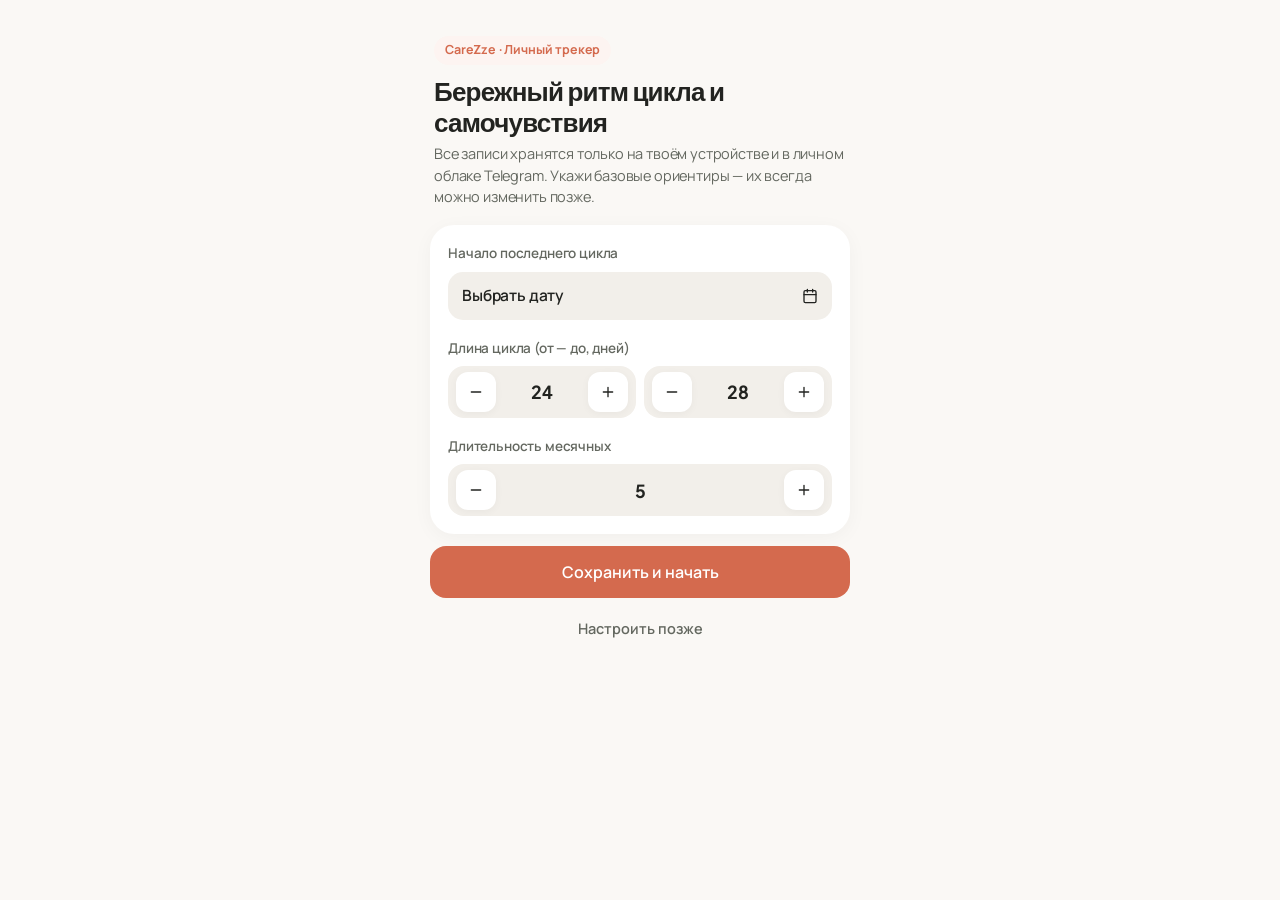
<file: carezze-index-updated.html>
<!DOCTYPE html>
<html lang="ru">
<head>
  <meta charset="UTF-8" />
  <meta name="viewport" content="width=device-width, initial-scale=1.0, maximum-scale=1.0, user-scalable=no, viewport-fit=cover" />
  <title>CareZze</title>
  <link rel="preconnect" href="https://fonts.googleapis.com" />
  <link rel="preconnect" href="https://fonts.gstatic.com" crossorigin />
  <link href="https://fonts.googleapis.com/css2?family=Manrope:wght@400;500;600;700&family=Plus+Jakarta+Sans:wght@600;700&display=swap" rel="stylesheet" />
  <script src="https://telegram.org/js/telegram-web-app.js"></script>
  <style>
    :root {
      --bg: #FAF8F5;
      --surface: #FFFFFF;
      --surface-2: #F2EFEA;
      --ink: #222320;
      --ink-2: #646860;
      --ink-3: #9A9E96;
      --border: #E6E2DA;

      --accent: #D46A4E;
      --accent-bg: #F9E3DC;
      --accent-tint: #FDF4F1;

      --ovul: #5A7A68;
      --ovul-bg: #E2ECE6;
      --ovul-tint: #F3F8F5;

      --rose: #C8445E;
      --rose-solid: #D94865;
      --rose-bg: #FCE2E7;
      --rose-tint: #FFF3F5;

      --indigo: #5A7A68;
      --indigo-bg: #E2ECE6;
      --indigo-tint: #F3F8F5;

      --amber: #C98236;
      --amber-bg: #FBEBD8;
      --amber-tint: #FEF8F0;

      --ok: #2E8B57;

      --radius: 24px;
      --shadow: 0 6px 24px rgba(34, 35, 32, 0.045);
      --kb-offset: 0px;
    }

    * { box-sizing: border-box; -webkit-tap-highlight-color: transparent; margin: 0; padding: 0; }
    html, body {
      width: 100%;
      max-width: 100%;
      overflow-x: hidden;
      overscroll-behavior-y: none;
      touch-action: pan-y;
    }

    body.modal-open {
      position: fixed;
      left: 0;
      right: 0;
      width: 100%;
      overflow: hidden;
    }

    body {
      font-family: -apple-system, BlinkMacSystemFont, "SF Pro Text", "Manrope", sans-serif;
      background-color: var(--bg);
      color: var(--ink);
      font-size: 16.5px;
      line-height: 1.5;
      letter-spacing: -0.01em;
      word-wrap: break-word;
      overflow-wrap: break-word;
      -webkit-font-smoothing: antialiased;
      transition: background-color 0.35s ease, color 0.25s ease;
      padding-top: max(10px, env(safe-area-inset-top));
      padding-bottom: calc(96px + env(safe-area-inset-bottom) + var(--kb-offset));
    }

    body.keyboard-open .tab-bar {
      transform: translateY(120%);
      opacity: 0;
      pointer-events: none;
    }

    /* Somatic Ambient Glow */
    .ambient-glow {
      position: fixed;
      top: -110px;
      left: 50%;
      transform: translateX(-50%);
      width: 130vw;
      max-width: 560px;
      height: 290px;
      border-radius: 50%;
      background: radial-gradient(circle at 50% 30%, var(--accent-bg) 0%, transparent 72%);
      opacity: 0.36;
      filter: blur(34px);
      pointer-events: none;
      z-index: 0;
      transition: background 0.6s ease, opacity 0.4s ease;
    }
    .ambient-glow.phase-menstrual {
      background: radial-gradient(circle at 50% 35%, var(--rose-bg) 0%, transparent 72%);
    }
    .ambient-glow.phase-ovulation {
      background: radial-gradient(circle at 50% 35%, var(--ovul-bg) 0%, transparent 72%);
    }
    .ambient-glow.phase-luteal,
    .ambient-glow.phase-delay {
      background: radial-gradient(circle at 50% 35%, var(--amber-bg) 0%, transparent 72%);
    }
    body.dark-mode .ambient-glow {
      opacity: 0.14;
    }

    .ui-svg {
      width: 16px;
      height: 16px;
      stroke: currentColor;
      fill: none;
      stroke-width: 2;
      stroke-linecap: round;
      stroke-linejoin: round;
      flex-shrink: 0;
      vertical-align: middle;
    }
    .ui-svg-sm { width: 14px; height: 14px; }
    .ui-svg-fill { fill: currentColor; stroke: none; }

    .app {
      position: relative;
      z-index: 1;
      width: 100%;
      max-width: 440px;
      margin: 0 auto;
      padding: 6px 16px 28px;
    }

    .onboarding-overlay {
      position: fixed;
      inset: 0;
      background: var(--bg);
      z-index: 500;
      overflow-y: auto;
      padding: max(28px, env(safe-area-inset-top)) 20px max(28px, env(safe-area-inset-bottom));
      display: none;
    }
    .onboarding-overlay.active { display: block; }
    .onboarding-box { max-width: 420px; margin: 0 auto; }

    .stepper-row {
      display: flex;
      align-items: center;
      justify-content: space-between;
      width: 100%;
      min-width: 0;
      overflow: hidden;
      background: var(--surface-2);
      border-radius: 16px;
      padding: 6px 8px;
    }
    .stepper-btn {
      width: 40px;
      height: 40px;
      flex-shrink: 0;
      border-radius: 12px;
      border: none;
      background: var(--surface);
      color: var(--ink);
      font-size: 20px;
      font-weight: 600;
      cursor: pointer;
      box-shadow: 0 2px 8px rgba(0,0,0,0.04);
      display: inline-flex;
      align-items: center;
      justify-content: center;
      transition: transform 0.12s ease;
    }
    .stepper-btn:active { transform: scale(0.93); }
    .stepper-val {
      min-width: 0;
      text-align: center;
      font-family: -apple-system, BlinkMacSystemFont, "SF Pro Display", "Plus Jakarta Sans", sans-serif;
      font-size: 18px;
      font-weight: 700;
      font-variant-numeric: tabular-nums;
      color: var(--ink);
    }

    /* Native-feel Date Pill Wrapper */
    .date-pill-field {
      position: relative;
      width: 100%;
      min-width: 0;
      max-width: 100%;
      overflow: hidden;
      height: 48px;
      background: var(--surface-2);
      border-radius: 15px;
      padding: 0 14px;
      display: flex;
      align-items: center;
      justify-content: space-between;
      color: var(--ink);
      font-size: 15.5px;
      font-weight: 600;
    }
    .date-pill-field input[type="date"] {
      position: absolute;
      inset: 0;
      width: 100%;
      min-width: 0;
      max-width: 100%;
      height: 100%;
      opacity: 0;
      cursor: pointer;
    }

    /* Somatic Hero (No rigid box) */
    .hero-card {
      background: transparent;
      border: none;
      border-radius: 26px;
      padding: 4px 2px 16px;
      margin-bottom: 10px;
      box-shadow: none;
    }

    .date-bar {
      display: flex;
      justify-content: space-between;
      align-items: center;
      gap: 8px;
      margin-bottom: 16px;
    }
    .date-arrow {
      width: 38px;
      height: 38px;
      flex-shrink: 0;
      border-radius: 50%;
      border: none;
      background: rgba(255, 255, 255, 0.65);
      backdrop-filter: blur(12px);
      -webkit-backdrop-filter: blur(12px);
      color: var(--ink);
      cursor: pointer;
      display: flex;
      align-items: center;
      justify-content: center;
      box-shadow: 0 2px 10px rgba(0, 0, 0, 0.03);
    }
    body.dark-mode .date-arrow,
    body.dark-mode .date-center-btn {
      background: rgba(255, 255, 255, 0.08);
    }
    .date-arrow:active { transform: scale(0.94); }

    .date-center-btn {
      flex: 1;
      height: 38px;
      background: rgba(255, 255, 255, 0.65);
      backdrop-filter: blur(12px);
      -webkit-backdrop-filter: blur(12px);
      border: none;
      border-radius: 999px;
      color: var(--ink);
      font-family: inherit;
      font-size: 14.5px;
      font-weight: 600;
      cursor: pointer;
      display: inline-flex;
      align-items: center;
      justify-content: center;
      gap: 6px;
      padding: 0 14px;
      white-space: nowrap;
      box-shadow: 0 2px 10px rgba(0, 0, 0, 0.03);
    }

    .hero-main {
      display: flex;
      justify-content: space-between;
      align-items: flex-end;
      gap: 12px;
      margin-bottom: 14px;
      min-height: 58px;
    }
    .hero-day {
      font-family: -apple-system, BlinkMacSystemFont, "SF Pro Display", "Plus Jakarta Sans", sans-serif;
      font-size: 36px;
      font-weight: 700;
      letter-spacing: -0.035em;
      line-height: 1.05;
      font-variant-numeric: tabular-nums;
      white-space: nowrap;
    }
    .hero-day span { font-size: 18px; font-weight: 600; color: var(--ink-2); }
    .hero-phase {
      display: inline-block;
      font-size: 14.5px;
      font-weight: 700;
      color: var(--accent);
      margin-top: 6px;
      line-height: 1.25;
    }
    .hero-phase.is-delay { color: var(--amber); }
    .hero-phase.is-period { color: var(--rose); }
    .hero-phase.is-ovul { color: var(--ovul); }
    .hero-meta {
      text-align: right;
      font-size: 13px;
      font-weight: 500;
      color: var(--ink-2);
      line-height: 1.35;
      flex-shrink: 0;
    }

    .cycle-track {
      height: 6px;
      background: rgba(128, 128, 128, 0.14);
      border-radius: 999px;
      overflow: hidden;
    }
    .cycle-fill {
      height: 100%;
      background: var(--accent);
      border-radius: 999px;
      transition: width 0.35s ease, background-color 0.35s ease;
    }

    .period-strip { display: flex; gap: 8px; margin-top: 14px; }
    .btn-period-apple {
      width: 100%;
      height: 46px;
      border-radius: 16px;
      border: none;
      background: var(--rose-tint);
      color: var(--rose);
      font-family: inherit;
      font-size: 15px;
      font-weight: 700;
      cursor: pointer;
      display: flex;
      align-items: center;
      justify-content: center;
      gap: 7px;
      white-space: nowrap;
      box-shadow: 0 2px 10px rgba(217, 72, 101, 0.08);
      transition: all 0.2s ease;
    }
    .btn-period-apple.active {
      background: var(--rose-solid);
      color: #FFFFFF;
      box-shadow: 0 6px 18px rgba(217, 72, 101, 0.30);
    }

    /* Soft Organic Surfaces (No harsh borders) */
    .card {
      background: var(--surface);
      border: none;
      border-radius: var(--radius);
      padding: 18px;
      margin-bottom: 12px;
      box-shadow: var(--shadow);
    }
    .card.ai-highlight {
      background: linear-gradient(180deg, var(--indigo-tint) 0%, var(--surface) 55%);
    }
    .card-top {
      display: flex;
      justify-content: space-between;
      align-items: center;
      gap: 8px;
      margin-bottom: 14px;
    }
    .card-title {
      font-family: -apple-system, BlinkMacSystemFont, "SF Pro Display", "Plus Jakarta Sans", sans-serif;
      font-size: 17.5px;
      font-weight: 700;
      letter-spacing: -0.02em;
      line-height: 1.25;
    }
    .card-sub { font-size: 13px; color: var(--ink-2); flex-shrink: 0; white-space: nowrap; }

    .autosave-pill {
      display: inline-flex;
      align-items: center;
      gap: 5px;
      font-size: 12px;
      font-weight: 600;
      color: var(--ink-3);
      background: var(--surface-2);
      padding: 4px 10px;
      border-radius: 999px;
    }
    .autosave-dot {
      width: 6px;
      height: 6px;
      border-radius: 50%;
      background: var(--ok);
    }

    .profile-summary-pills { display: flex; flex-wrap: wrap; gap: 6px; }
    .profile-pill {
      background: var(--surface-2);
      color: var(--ink);
      padding: 6px 12px;
      border-radius: 999px;
      font-size: 13.5px;
      font-weight: 600;
    }

    .theme-list { display: flex; flex-direction: column; gap: 8px; }
    .theme-option {
      width: 100%;
      background: var(--surface-2);
      border: 1.5px solid transparent;
      border-radius: 16px;
      padding: 13px 14px;
      display: flex;
      align-items: center;
      justify-content: space-between;
      gap: 12px;
      cursor: pointer;
      font-family: inherit;
      color: var(--ink);
      text-align: left;
      transition: border-color 0.18s ease, background-color 0.18s ease;
    }
    .theme-option.active { background: var(--accent-tint); border-color: var(--accent); }
    .theme-option-left { display: flex; align-items: center; gap: 12px; }
    .theme-dots { display: flex; gap: 4px; flex-shrink: 0; }
    .theme-dot { width: 14px; height: 14px; border-radius: 50%; border: 1px solid rgba(0, 0, 0, 0.08); }
    .theme-option-name { font-size: 15px; font-weight: 700; }
    .theme-option-check { color: var(--accent); display: inline-flex; align-items: center; }

    .saved-card {
      background: var(--surface);
      border: none;
      border-radius: var(--radius);
      padding: 18px;
      margin-bottom: 12px;
      box-shadow: var(--shadow);
    }
    .saved-header { display: flex; justify-content: space-between; align-items: center; gap: 10px; }
    .saved-badge { display: inline-flex; align-items: center; gap: 6px; font-size: 16px; font-weight: 700; color: var(--accent); white-space: nowrap; }
    .btn-edit-small {
      background: var(--surface-2);
      border: none;
      color: var(--ink);
      padding: 8px 14px;
      border-radius: 999px;
      font-family: inherit;
      font-size: 13.5px;
      font-weight: 600;
      cursor: pointer;
      white-space: nowrap;
    }
    .saved-metrics-row { display: grid; grid-template-columns: repeat(4, 1fr); gap: 6px; margin-top: 14px; }
    .saved-metric-pill { background: var(--surface-2); border-radius: 14px; padding: 9px 6px; text-align: center; }
    .saved-metric-pill span { display: block; font-size: 12px; color: var(--ink-2); white-space: nowrap; }
    .saved-metric-pill strong {
      font-family: -apple-system, BlinkMacSystemFont, "SF Pro Display", "Plus Jakarta Sans", sans-serif;
      font-size: 17px;
      font-weight: 700;
      color: var(--ink);
    }
    .saved-watch-row {
      display: flex;
      gap: 6px;
      flex-wrap: wrap;
      margin-top: 10px;
      font-size: 13px;
      font-weight: 600;
      color: var(--ink-2);
    }
    .saved-watch-pill {
      background: var(--surface-2);
      padding: 5px 11px;
      border-radius: 999px;
      display: inline-flex;
      align-items: center;
      gap: 5px;
    }
    .saved-cta-row {
      margin-top: 14px;
      padding-top: 12px;
      border-top: 1px solid var(--border);
      display: flex;
      justify-content: space-between;
      align-items: center;
    }
    .link-btn {
      background: none;
      border: none;
      color: var(--accent);
      font-family: inherit;
      font-size: 15px;
      font-weight: 600;
      cursor: pointer;
      display: inline-flex;
      align-items: center;
      gap: 4px;
      white-space: nowrap;
    }

    .cc-group { display: flex; flex-direction: column; gap: 9px; }
    .cc-slider {
      position: relative;
      height: 52px;
      background: var(--surface-2);
      border-radius: 16px;
      overflow: hidden;
      cursor: pointer;
      user-select: none;
      touch-action: pan-y;
      display: flex;
      align-items: center;
      justify-content: space-between;
      padding: 0 18px;
    }
    .cc-slider.compact { height: 46px; border-radius: 14px; padding: 0 14px; }
    .cc-fill {
      position: absolute;
      top: 0; left: 0; bottom: 0;
      pointer-events: none;
      will-change: width;
      transition: width 0.14s cubic-bezier(0.22, 1, 0.36, 1);
    }
    .cc-slider.is-dragging .cc-fill { transition: none; }
    .cc-steps-grid {
      position: absolute;
      inset: 0;
      display: grid;
      grid-template-columns: repeat(5, 1fr);
      pointer-events: none;
      z-index: 1;
    }
    .cc-steps-grid span { border-right: 1px solid rgba(128, 128, 128, 0.10); height: 100%; }
    .cc-steps-grid span:last-child { border-right: none; }
    .cc-label { position: relative; z-index: 2; font-size: 15.5px; font-weight: 600; color: var(--ink); white-space: nowrap; }
    .cc-value {
      position: relative;
      z-index: 2;
      font-family: -apple-system, BlinkMacSystemFont, "SF Pro Display", "Plus Jakarta Sans", sans-serif;
      font-size: 17px;
      font-weight: 700;
      font-variant-numeric: tabular-nums;
      color: var(--ink);
    }
    .cc-value.is-zero { color: var(--ink-3); font-weight: 600; }

    .emotion-sliders-stack { display: flex; flex-direction: column; gap: 8px; }

    .grid-2 { display: grid; grid-template-columns: repeat(2, 1fr); gap: 8px; }
    .grid-3 { display: grid; grid-template-columns: repeat(3, 1fr); gap: 6px; }
    .choice-btn {
      background: var(--surface-2);
      border: 1.5px solid transparent;
      color: var(--ink);
      padding: 11px 10px;
      border-radius: 14px;
      font-family: inherit;
      font-size: 13.5px;
      font-weight: 600;
      text-align: center;
      cursor: pointer;
      line-height: 1.2;
      min-height: 46px;
      display: inline-flex;
      align-items: center;
      justify-content: center;
      gap: 6px;
      white-space: nowrap;
      letter-spacing: -0.02em;
    }
    .choice-btn.active { background: var(--accent-tint); border-color: var(--accent); color: var(--accent); }
    .choice-btn.active-rose { background: var(--rose-tint); border-color: var(--rose); color: var(--rose); }
    .choice-btn.active-ovul { background: var(--ovul-tint); border-color: var(--ovul); color: var(--ovul); }

    .solo-counter-wrap { display: inline-flex; align-items: center; gap: 6px; }
    .icon-stealth-btn {
      min-width: 52px;
      height: 46px;
      padding: 0 12px;
      border-radius: 14px;
      background: var(--surface-2);
      border: 1.5px solid transparent;
      color: var(--ink-2);
      font-family: inherit;
      font-size: 14px;
      font-weight: 700;
      cursor: pointer;
      display: inline-flex;
      align-items: center;
      justify-content: center;
      gap: 5px;
      font-variant-numeric: tabular-nums;
      transition: all 0.15s ease;
    }
    .icon-stealth-btn.active { background: var(--indigo-tint); border-color: var(--indigo); color: var(--indigo); }
    .icon-stealth-btn.active-rose { background: var(--rose-tint); border-color: var(--rose); color: var(--rose); }
    .solo-reset-mini {
      width: 34px;
      height: 46px;
      border-radius: 12px;
      background: var(--surface-2);
      border: 1.5px solid transparent;
      color: var(--ink-2);
      cursor: pointer;
      display: inline-flex;
      align-items: center;
      justify-content: center;
    }
    .solo-reset-mini:active { background: var(--rose-tint); color: var(--rose); }

    .drops-row { display: inline-flex; align-items: center; gap: 2px; }

    .sub-section-header { display: flex; justify-content: space-between; align-items: center; margin: 16px 0 8px; }
    .field-label { font-size: 13.5px; font-weight: 600; color: var(--ink-2); }

    .accordion {
      background: var(--surface);
      border: none;
      border-radius: var(--radius);
      margin-bottom: 12px;
      overflow: hidden;
      box-shadow: var(--shadow);
    }
    .accordion-header {
      width: 100%;
      background: none;
      border: none;
      padding: 16px 18px;
      display: flex;
      justify-content: space-between;
      align-items: center;
      gap: 12px;
      color: var(--ink);
      font-family: -apple-system, BlinkMacSystemFont, "SF Pro Display", "Plus Jakarta Sans", sans-serif;
      font-size: 17px;
      font-weight: 700;
      cursor: pointer;
      text-align: left;
    }
    .accordion-summary {
      font-family: inherit;
      font-size: 13.5px;
      font-weight: 500;
      color: var(--accent);
      margin-top: 3px;
      line-height: 1.35;
    }
    .accordion-chevron { color: var(--ink-3); flex-shrink: 0; transition: transform 0.2s ease; display: inline-flex; align-items: center; }
    .accordion.open .accordion-chevron { transform: rotate(180deg); }
    .accordion-body { display: none; padding: 6px 18px 18px; border-top: 1px solid var(--border); }
    .accordion.open .accordion-body { display: block; }

    .chip-grid { display: grid; grid-template-columns: repeat(2, 1fr); gap: 8px; }
    .chip-grid-3 { display: grid; grid-template-columns: repeat(3, 1fr); gap: 6px; }
    .chip {
      background: var(--surface-2);
      border: 1.5px solid transparent;
      color: var(--ink);
      padding: 10px 8px;
      border-radius: 14px;
      font-family: inherit;
      font-size: 13.5px;
      font-weight: 600;
      line-height: 1.22;
      min-height: 44px;
      display: flex;
      align-items: center;
      justify-content: center;
      text-align: center;
      cursor: pointer;
      letter-spacing: -0.015em;
    }
    .chip.active { background: var(--accent-tint); border-color: var(--accent); color: var(--accent); }
    .chip.active-rose { background: var(--rose-tint); border-color: var(--rose); color: var(--rose); }

    .btn-primary {
      width: 100%;
      height: 52px;
      background: var(--ink);
      color: var(--bg);
      border: none;
      border-radius: 16px;
      font-family: inherit;
      font-size: 16px;
      font-weight: 600;
      cursor: pointer;
      white-space: nowrap;
    }
    .btn-primary:active { opacity: 0.85; }

    .btn-accent {
      width: 100%;
      height: 52px;
      background: var(--accent);
      color: #FFFFFF;
      border: none;
      border-radius: 16px;
      font-family: inherit;
      font-size: 16px;
      font-weight: 600;
      cursor: pointer;
      white-space: nowrap;
    }

    .btn-indigo {
      width: 100%;
      height: 50px;
      background: var(--accent);
      color: #FFFFFF;
      border: none;
      border-radius: 15px;
      font-family: inherit;
      font-size: 15.5px;
      font-weight: 600;
      cursor: pointer;
      display: inline-flex;
      align-items: center;
      justify-content: center;
      gap: 6px;
      white-space: nowrap;
    }
    .btn-indigo:disabled { opacity: 0.72; cursor: wait; }

    .btn-soft {
      background: var(--surface-2);
      color: var(--ink);
      border: none;
      padding: 13px 14px;
      border-radius: 14px;
      font-family: inherit;
      font-size: 14.5px;
      font-weight: 600;
      cursor: pointer;
      white-space: nowrap;
    }
    .btn-danger-soft {
      background: var(--rose-tint);
      color: var(--rose);
      border: none;
      padding: 13px 14px;
      border-radius: 14px;
      font-family: inherit;
      font-size: 14.5px;
      font-weight: 600;
      cursor: pointer;
      white-space: nowrap;
    }

    input[type="date"],
    input[type="number"],
    input[type="text"],
    input[type="password"],
    textarea {
      width: 100%;
      background: var(--surface-2);
      border: 1.5px solid transparent;
      color: var(--ink);
      -webkit-text-fill-color: var(--ink);
      caret-color: var(--ink);
      border-radius: 14px;
      padding: 12px 14px;
      font-size: 16.5px;
      font-family: inherit;
      line-height: 1.45;
      outline: none;
      transition: border-color 0.18s ease, background-color 0.18s ease;
    }
    textarea { resize: none; min-height: 86px; }
    input:focus, textarea:focus { border-color: var(--accent); background: var(--surface); caret-color: var(--ink); }

    /* Segmented Control for Combined Analytics Tab */
    .ios-segmented {
      display: grid;
      grid-template-columns: 1fr 1fr;
      background: var(--surface-2);
      padding: 4px;
      border-radius: 14px;
      margin-bottom: 14px;
    }
    .ios-seg-btn {
      height: 36px;
      border: none;
      border-radius: 11px;
      background: transparent;
      color: var(--ink-2);
      font-family: inherit;
      font-size: 14px;
      font-weight: 600;
      cursor: pointer;
      transition: all 0.2s ease;
    }
    .ios-seg-btn.active {
      background: var(--surface);
      color: var(--ink);
      box-shadow: 0 2px 8px rgba(0, 0, 0, 0.06);
    }

    .ai-chat-thread {
      display: flex;
      flex-direction: column;
      gap: 10px;
      margin-bottom: 12px;
    }
    .ai-msg-bubble {
      padding: 12px 15px;
      border-radius: 16px;
      font-size: 15px;
      line-height: 1.55;
      white-space: pre-line;
      word-break: break-word;
    }
    .ai-msg-bubble.is-user {
      align-self: flex-end;
      max-width: 88%;
      background: var(--surface-2);
      border: 1px solid var(--border);
      color: var(--ink);
      border-bottom-right-radius: 6px;
    }
    .ai-msg-bubble.is-ai {
      align-self: stretch;
      background: var(--indigo-tint);
      color: var(--ink);
      border-bottom-left-radius: 6px;
    }
    .ai-chat-reply {
      margin-top: 12px;
      padding: 14px 16px;
      border-radius: 16px;
      background: var(--indigo-tint);
      color: var(--ink);
      font-size: 15.5px;
      line-height: 1.55;
      white-space: pre-line;
    }

    /* Profile additional notes rows */
    .profile-notes-list {
      display: flex;
      flex-direction: column;
      gap: 8px;
      margin-bottom: 8px;
    }
    .profile-note-row {
      display: flex;
      align-items: center;
      justify-content: space-between;
      gap: 8px;
      padding: 10px 12px;
      border-radius: 14px;
      background: var(--surface-2);
      border: 1px solid var(--border);
    }
    .profile-note-text {
      flex: 1;
      font-size: 14.5px;
      line-height: 1.4;
      color: var(--ink);
      word-break: break-word;
    }
    .profile-note-edit-input {
      flex: 1;
      height: 36px !important;
      padding: 0 10px !important;
      font-size: 14.5px !important;
      border-radius: 10px !important;
    }
    .profile-note-actions {
      display: inline-flex;
      align-items: center;
      gap: 4px;
      flex-shrink: 0;
    }
    .profile-note-icon-btn {
      width: 30px;
      height: 30px;
      border: none;
      border-radius: 10px;
      background: transparent;
      color: var(--ink-2);
      display: inline-flex;
      align-items: center;
      justify-content: center;
      cursor: pointer;
      padding: 0;
    }
    .profile-note-icon-btn:active {
      background: rgba(128, 128, 128, 0.14);
    }
    .profile-note-icon-btn.is-save {
      color: var(--ok);
    }
    .profile-note-icon-btn.is-del {
      color: var(--rose);
    }
    .profile-note-add-row {
      display: flex;
      gap: 8px;
      align-items: center;
    }

    .protocol-stack { display: flex; flex-direction: column; gap: 10px; }
    .protocol-item { background: var(--surface-2); border-radius: 18px; padding: 14px 16px; }
    .protocol-badge {
      display: inline-block;
      font-size: 11.5px;
      font-weight: 700;
      letter-spacing: 0.04em;
      text-transform: uppercase;
      padding: 3px 9px;
      border-radius: 999px;
      margin-bottom: 6px;
    }
    .badge-gyn { background: var(--accent-bg); color: var(--accent); }
    .badge-psy { background: var(--indigo-bg); color: var(--indigo); }
    .badge-hist { background: var(--rose-bg); color: var(--rose); }
    .badge-steps { background: var(--amber-bg); color: var(--amber); }

    .protocol-title { font-size: 16px; font-weight: 700; color: var(--ink); margin-bottom: 4px; line-height: 1.3; }
    .protocol-text { font-size: 15.5px; line-height: 1.55; color: var(--ink-2); }

    .step-list { display: flex; flex-direction: column; gap: 9px; margin-top: 6px; }
    .step-row { display: flex; gap: 10px; align-items: flex-start; font-size: 15px; line-height: 1.5; color: var(--ink-2); }
    .step-num {
      width: 24px;
      height: 24px;
      flex-shrink: 0;
      border-radius: 999px;
      background: var(--surface);
      color: var(--ink);
      font-size: 12.5px;
      font-weight: 700;
      display: inline-flex;
      align-items: center;
      justify-content: center;
      margin-top: 1px;
    }

    .tip-action-card {
      background: var(--surface-2);
      border-radius: 16px;
      padding: 14px;
      display: flex;
      justify-content: space-between;
      align-items: center;
      gap: 10px;
      margin-bottom: 8px;
    }
    .tip-action-title { font-size: 15.5px; font-weight: 600; color: var(--ink); line-height: 1.35; }
    .tip-action-sub { font-size: 13.5px; color: var(--ink-2); margin-top: 3px; line-height: 1.42; }
    .tip-action-btns { display: flex; align-items: center; gap: 6px; flex-shrink: 0; }
    .btn-helped-toggle {
      flex-shrink: 0;
      padding: 9px 12px;
      border-radius: 12px;
      border: none;
      background: var(--surface);
      color: var(--ink);
      font-family: inherit;
      font-size: 13.5px;
      font-weight: 600;
      cursor: pointer;
      white-space: nowrap;
      display: inline-flex;
      align-items: center;
      gap: 5px;
    }
    .btn-helped-toggle.checked { background: var(--accent); color: #FFFFFF; }
    .btn-tip-del {
      width: 34px;
      height: 36px;
      border-radius: 12px;
      border: none;
      background: var(--surface);
      color: var(--ink-2);
      cursor: pointer;
      display: inline-flex;
      align-items: center;
      justify-content: center;
      flex-shrink: 0;
    }
    .btn-tip-del:active { background: var(--rose-tint); color: var(--rose); }

    .med-list { display: flex; flex-direction: column; gap: 8px; margin-top: 12px; }
    .med-item {
      display: flex;
      align-items: center;
      justify-content: space-between;
      gap: 10px;
      background: var(--surface-2);
      border-radius: 14px;
      padding: 12px 14px;
    }
    .med-item-info { display: flex; flex-direction: column; gap: 2px; }
    .med-item-name { font-size: 15px; font-weight: 700; color: var(--ink); }
    .med-item-time { font-size: 13px; color: var(--ink-2); font-variant-numeric: tabular-nums; }
    .med-del-btn {
      width: 32px;
      height: 32px;
      border-radius: 10px;
      border: none;
      background: var(--surface);
      color: var(--ink-2);
      cursor: pointer;
      display: inline-flex;
      align-items: center;
      justify-content: center;
      flex-shrink: 0;
    }
    .med-del-btn:active { background: var(--rose-tint); color: var(--rose); }

    .modal-backdrop {
      position: fixed;
      top: 0;
      left: 0;
      right: 0;
      bottom: 0;
      width: 100%;
      height: 100vh;
      height: 100dvh;
      background: rgba(24, 18, 16, 0.45);
      backdrop-filter: blur(6px);
      -webkit-backdrop-filter: blur(6px);
      z-index: 200;
      display: none;
      align-items: flex-end;
      justify-content: center;
      padding: 12px;
      padding-bottom: max(16px, env(safe-area-inset-bottom));
      overflow: hidden;
      overscroll-behavior: none;
      touch-action: none;
    }
    .modal-backdrop.open { display: flex; }
    .modal-sheet {
      position: relative;
      width: 100%;
      max-width: 430px;
      background: var(--surface);
      border-radius: 28px;
      padding: 14px 20px 20px;
      box-shadow: 0 20px 50px rgba(0, 0, 0, 0.25);
      max-height: calc(100vh - 40px - var(--kb-offset));
      max-height: calc(100dvh - max(24px, env(safe-area-inset-top)) - 16px - var(--kb-offset));
      overflow-y: auto;
      overflow-x: hidden;
      overscroll-behavior: contain;
      -webkit-overflow-scrolling: touch;
      touch-action: pan-y;
    }
    .sheet-grabber {
      width: 38px;
      height: 4px;
      border-radius: 999px;
      background: var(--border);
      margin: 0 auto 14px;
    }

    .cal-header { display: flex; justify-content: space-between; align-items: center; margin-bottom: 16px; }
    .cal-month-title { font-size: 18px; font-weight: 700; text-transform: capitalize; }
    .cal-weekdays { display: grid; grid-template-columns: repeat(7, 1fr); text-align: center; font-size: 12.5px; font-weight: 600; color: var(--ink-3); margin-bottom: 8px; }
    .cal-grid { display: grid; grid-template-columns: repeat(7, 1fr); gap: 6px; }
    .cal-cell {
      aspect-ratio: 1;
      border-radius: 14px;
      border: 1.5px solid transparent;
      background: var(--surface-2);
      color: var(--ink);
      font-family: inherit;
      font-size: 14.5px;
      font-weight: 600;
      display: flex;
      flex-direction: column;
      align-items: center;
      justify-content: center;
      position: relative;
      cursor: pointer;
    }
    .cal-cell.empty { background: transparent; cursor: default; }
    .cal-cell.is-period { background: var(--rose-solid); color: #FFFFFF; }
    .cal-cell.is-cycle-start { box-shadow: inset 0 0 0 2px #FFFFFF; }
    .cal-cell.is-predicted-period { background: var(--rose-tint); color: var(--rose); border: 1.5px dashed var(--rose); }
    .cal-cell.is-ovulation { background: var(--ovul-tint); color: var(--ovul); }
    .cal-cell.is-predicted-ovulation { background: var(--ovul-tint); color: var(--ovul); border: 1.5px dashed var(--ovul); }
    .cal-cell.is-today { box-shadow: inset 0 0 0 2px var(--ink); }
    .cal-cell.is-selected { outline: 2.5px solid var(--accent); outline-offset: 1px; }
    .cal-dot { width: 4px; height: 4px; border-radius: 50%; background: currentColor; position: absolute; bottom: 4px; opacity: 0.85; }
    .cal-legend { display: flex; justify-content: center; flex-wrap: wrap; gap: 12px; font-size: 12.5px; color: var(--ink-2); margin-top: 14px; }
    .cal-legend-item { display: inline-flex; align-items: center; gap: 5px; }
    .cal-actions { display: grid; grid-template-columns: 1fr 1fr; gap: 8px; margin-top: 16px; }

    .filter-row {
      display: flex;
      gap: 6px;
      overflow-x: auto;
      padding-bottom: 4px;
      margin-bottom: 10px;
      scrollbar-width: none;
    }
    .filter-row::-webkit-scrollbar { display: none; }
    .filter-pill {
      background: var(--surface-2);
      border: none;
      color: var(--ink-2);
      padding: 8px 14px;
      border-radius: 999px;
      font-family: inherit;
      font-size: 13.5px;
      font-weight: 600;
      cursor: pointer;
      white-space: nowrap;
    }
    .filter-pill.active { background: var(--ink); color: var(--bg); }

    .chart-wrap {
      background: var(--bg);
      border-radius: 18px;
      padding: 10px 4px 6px;
      overflow: hidden;
    }
    .chart-scroll-viewport {
      width: 100%;
      overflow-x: auto;
      overflow-y: hidden;
      -webkit-overflow-scrolling: touch;
      scrollbar-width: none;
    }
    .chart-scroll-viewport::-webkit-scrollbar { display: none; }

    .legend-item { display: inline-flex; align-items: center; gap: 5px; font-weight: 600; }

    .inspector-box {
      margin-top: 12px;
      padding: 14px 16px;
      background: var(--surface-2);
      border-radius: 14px;
      font-size: 14.5px;
      line-height: 1.5;
      color: var(--ink-2);
    }

    .breath-desc {
      font-size: 14.5px;
      color: var(--ink-2);
      line-height: 1.48;
      margin-bottom: 6px;
    }

    /* Organic Breathing Sphere in SOS */
    .flower-stage { display: flex; flex-direction: column; align-items: center; padding: 18px 10px 12px; }
    .flower-viewport { position: relative; width: 224px; height: 224px; display: flex; align-items: center; justify-content: center; }
    .flower-motion {
      width: 164px;
      height: 164px;
      border-radius: 50%;
      position: relative;
      display: flex;
      align-items: center;
      justify-content: center;
      background: radial-gradient(circle at 35% 30%, var(--accent-bg) 0%, var(--indigo-bg) 72%, transparent 100%);
      box-shadow:
        0 0 0 18px var(--accent-tint),
        0 0 38px var(--accent-bg);
      will-change: transform, box-shadow;
      transform: translate3d(0, 0, 0) scale(0.84);
      transition-property: transform, box-shadow;
      transition-timing-function: cubic-bezier(0.37, 0, 0.63, 1);
      transition-duration: 3.6s;
    }
    .flower-motion::before {
      content: "";
      position: absolute;
      inset: 14px;
      border-radius: 50%;
      background: var(--surface);
      opacity: 0.78;
    }
    .flower-motion.phase-inhale {
      transform: translate3d(0, 0, 0) scale(1.16);
      box-shadow: 0 0 0 26px var(--accent-tint), 0 0 54px var(--accent-bg);
    }
    .flower-motion.phase-topup {
      transform: translate3d(0, 0, 0) scale(1.24);
      box-shadow: 0 0 0 32px var(--accent-tint), 0 0 64px var(--accent-bg);
    }
    .flower-motion.phase-hold-in {
      transform: translate3d(0, 0, 0) scale(1.18);
      box-shadow: 0 0 0 28px var(--indigo-tint), 0 0 52px var(--indigo-bg);
    }
    .flower-motion.phase-exhale {
      transform: translate3d(0, 0, 0) scale(0.84);
      box-shadow: 0 0 0 14px var(--accent-tint), 0 0 28px var(--accent-bg);
    }
    .flower-motion.phase-hold-out {
      transform: translate3d(0, 0, 0) scale(0.80);
      box-shadow: 0 0 0 10px var(--accent-tint), 0 0 22px var(--accent-bg);
    }

    .flower-prompt {
      position: absolute;
      inset: 0;
      display: flex;
      flex-direction: column;
      align-items: center;
      justify-content: center;
      text-align: center;
      font-size: 16px;
      font-weight: 700;
      color: var(--ink);
      padding: 28px;
      pointer-events: none;
    }
    .flower-subprompt {
      font-size: 14px;
      font-weight: 700;
      color: var(--accent);
      margin-top: 2px;
      font-variant-numeric: tabular-nums;
    }

    /* Docked iOS Frosted Tab Bar (4 Tabs) */
    .tab-bar {
      position: fixed;
      bottom: 0;
      left: 0;
      right: 0;
      background: rgba(250, 248, 245, 0.84);
      backdrop-filter: blur(24px);
      -webkit-backdrop-filter: blur(24px);
      border-top: 0.5px solid var(--border);
      display: grid;
      grid-template-columns: repeat(4, 1fr);
      padding: 8px 8px calc(8px + env(safe-area-inset-bottom));
      z-index: 100;
      transition: transform 0.2s ease, opacity 0.2s ease;
    }
    body.dark-mode .tab-bar {
      background: color-mix(in srgb, var(--bg) 84%, transparent);
    }
    .tab-item {
      background: none;
      border: none;
      color: var(--ink-3);
      font-family: inherit;
      font-size: 11px;
      font-weight: 600;
      display: flex;
      flex-direction: column;
      align-items: center;
      justify-content: center;
      gap: 3px;
      padding: 4px 2px;
      cursor: pointer;
      white-space: nowrap;
    }
    .tab-item.active { color: var(--accent); }
    .tab-item.sos-tab { color: var(--rose); opacity: 0.78; }
    .tab-item.sos-tab.active { color: var(--rose); opacity: 1; }
    .tab-item svg { width: 22px; height: 22px; stroke: currentColor; fill: none; stroke-width: 2; stroke-linecap: round; stroke-linejoin: round; }

    .view { display: none; }
    .view.active { display: block; }

    .toast {
      position: fixed;
      top: max(16px, env(safe-area-inset-top));
      left: 50%;
      transform: translateX(-50%);
      background: var(--ink);
      color: var(--bg);
      padding: 10px 20px;
      border-radius: 999px;
      font-size: 14px;
      font-weight: 600;
      z-index: 999;
      opacity: 0;
      pointer-events: none;
      transition: opacity 0.2s ease;
      white-space: nowrap;
    }
    .toast.show { opacity: 1; }

    /* Somatic Today Screen (Variant B) */
    .today-topbar {
      display: flex;
      align-items: center;
      justify-content: space-between;
      gap: 8px;
      margin-bottom: 14px;
    }
    .today-date-nav {
      display: inline-flex;
      align-items: center;
      gap: 5px;
      min-width: 0;
    }
    .today-date-nav .date-arrow {
      width: 32px;
      height: 32px;
    }
    .today-date-nav .date-center-btn {
      height: 32px;
      font-size: 13.5px;
      padding: 0 11px;
    }
    .today-save-status {
      font-size: 12px;
      font-weight: 600;
      color: var(--ink-3);
      white-space: nowrap;
      flex-shrink: 0;
      transition: color 0.2s ease, opacity 0.2s ease;
    }
    .today-save-status.is-saving {
      color: var(--accent);
    }

    /* Onboarding welcome header */
    .ob-header {
      padding: 8px 4px 18px;
    }
    .ob-badge {
      display: inline-flex;
      align-items: center;
      gap: 6px;
      padding: 5px 11px;
      border-radius: 999px;
      background: var(--accent-tint);
      color: var(--accent);
      font-size: 12.5px;
      font-weight: 700;
      margin-bottom: 10px;
    }
    .ob-title {
      font-family: -apple-system, BlinkMacSystemFont, "SF Pro Display", "Plus Jakarta Sans", sans-serif;
      font-size: 26px;
      font-weight: 700;
      letter-spacing: -0.03em;
      color: var(--ink);
      line-height: 1.2;
      margin-bottom: 6px;
    }
    .ob-sub {
      font-size: 14.5px;
      line-height: 1.48;
      color: var(--ink-2);
    }
    .btn-ghost-sub {
      width: 100%;
      height: 44px;
      margin-top: 8px;
      border: none;
      border-radius: 16px;
      background: transparent;
      color: var(--ink-2);
      font-family: inherit;
      font-size: 14.5px;
      font-weight: 600;
      cursor: pointer;
    }
    .btn-ghost-sub:active {
      background: var(--surface-2);
    }

    .somatic-hero {
      text-align: center;
      padding: 6px 4px 16px;
    }
    .hero-day-giant {
      display: flex;
      align-items: baseline;
      justify-content: center;
      gap: 7px;
      line-height: 1;
      margin-bottom: 6px;
    }
    .hero-day-num {
      font-family: -apple-system, BlinkMacSystemFont, "SF Pro Display", "Plus Jakarta Sans", sans-serif;
      font-size: 54px;
      font-weight: 700;
      letter-spacing: -0.04em;
      color: var(--ink);
      font-variant-numeric: tabular-nums;
    }
    .hero-day-unit {
      font-size: 19px;
      font-weight: 600;
      color: var(--ink-2);
    }
    .hero-phase-status {
      font-size: 13.5px;
      font-weight: 600;
      color: var(--ink-2);
      margin-bottom: 12px;
      line-height: 1.35;
    }
    .cycle-segments {
      display: flex;
      align-items: center;
      justify-content: center;
      gap: 3px;
      max-width: 310px;
      height: 10px;
      margin: 0 auto;
      padding: 0 2px;
    }
    .cycle-segments.is-dense {
      gap: 2px;
      max-width: 330px;
    }
    .cycle-seg {
      flex: 1 1 0;
      min-width: 3px;
      height: 5px;
      border-radius: 999px;
      background: var(--border);
      transition: background-color 0.25s ease, height 0.2s ease, opacity 0.2s ease;
    }
    .cycle-seg.is-current {
      height: 9px;
    }
    .cycle-seg.seg-period {
      background: var(--rose-solid);
    }
    .cycle-seg.seg-normal {
      background: var(--accent);
      opacity: 0.42;
    }
    .cycle-seg.seg-normal.is-current {
      opacity: 0.95;
    }
    .cycle-seg.seg-ovul {
      background: var(--ovul);
    }
    .cycle-seg.seg-delay {
      background: var(--amber);
    }

    /* 2x2 Metric Cards (Direct 1-tap scale 1..5, tap active to reset) */
    .metrics-grid-2x2 {
      display: grid;
      grid-template-columns: repeat(2, 1fr);
      gap: 10px;
      margin-bottom: 12px;
    }
    .metric-tile {
      position: relative;
      background: var(--surface);
      border: 1px solid var(--border);
      border-radius: 20px;
      padding: 13px 13px 12px;
      display: flex;
      flex-direction: column;
      justify-content: space-between;
      gap: 10px;
      box-shadow: 0 2px 10px rgba(34, 35, 32, 0.03);
      user-select: none;
      transition: border-color 0.2s ease, background-color 0.2s ease;
    }
    .metric-tile.has-val[data-key="energy"] { border-color: var(--indigo-bg); background: var(--indigo-tint); }
    .metric-tile.has-val[data-key="pain"] { border-color: var(--rose-bg); background: var(--rose-tint); }
    .metric-tile.has-val[data-key="libido"] { border-color: var(--amber-bg); background: var(--amber-tint); }
    .metric-tile.has-val[data-key="stress"] { border-color: var(--rose-bg); background: var(--rose-tint); }

    .metric-tile-header {
      display: flex;
      align-items: flex-start;
      justify-content: space-between;
      gap: 6px;
      cursor: pointer;
    }
    .metric-tile-id {
      display: flex;
      align-items: center;
      gap: 6px;
      min-width: 0;
    }
    .metric-tile-icon {
      width: 20px;
      height: 20px;
      display: inline-flex;
      align-items: center;
      justify-content: center;
      color: var(--ink-3);
      flex-shrink: 0;
      transition: color 0.2s ease;
    }
    .metric-tile.has-val[data-key="energy"] .metric-tile-icon { color: var(--indigo); }
    .metric-tile.has-val[data-key="pain"] .metric-tile-icon { color: var(--rose); }
    .metric-tile.has-val[data-key="libido"] .metric-tile-icon { color: var(--amber); }
    .metric-tile.has-val[data-key="stress"] .metric-tile-icon { color: var(--rose); }

    .metric-tile-title {
      font-size: 14.5px;
      font-weight: 700;
      color: var(--ink);
      line-height: 1.2;
      letter-spacing: -0.015em;
    }
    .metric-tile-score {
      font-family: -apple-system, BlinkMacSystemFont, "SF Pro Display", "Plus Jakarta Sans", sans-serif;
      font-size: 16px;
      font-weight: 700;
      font-variant-numeric: tabular-nums;
      color: var(--ink-3);
      line-height: 1.1;
      flex-shrink: 0;
    }
    .metric-tile.has-val .metric-tile-score {
      color: var(--ink);
    }
    .metric-tile-score small {
      font-size: 12px;
      font-weight: 600;
      color: var(--ink-3);
    }
    .metric-tile-hint {
      font-size: 12px;
      font-weight: 500;
      color: var(--ink-3);
      line-height: 1.25;
      margin-top: -4px;
    }
    .metric-tile.has-val .metric-tile-hint {
      color: var(--ink-2);
    }
    .metric-scale-bar {
      display: grid;
      grid-template-columns: repeat(5, 1fr);
      gap: 4px;
    }
    .metric-scale-seg {
      height: 26px;
      border: none;
      border-radius: 8px;
      background: var(--surface-2);
      color: var(--ink-3);
      font-family: inherit;
      font-size: 11.5px;
      font-weight: 700;
      font-variant-numeric: tabular-nums;
      cursor: pointer;
      display: inline-flex;
      align-items: center;
      justify-content: center;
      transition: background-color 0.16s ease, color 0.16s ease, transform 0.1s ease;
    }
    .metric-scale-seg:active {
      transform: scale(0.92);
    }
    .metric-tile[data-key="energy"] .metric-scale-seg.is-filled { background: var(--indigo); color: #FFFFFF; }
    .metric-tile[data-key="pain"] .metric-scale-seg.is-filled { background: var(--rose-solid); color: #FFFFFF; }
    .metric-tile[data-key="libido"] .metric-scale-seg.is-filled { background: var(--amber); color: #FFFFFF; }
    .metric-tile[data-key="stress"] .metric-scale-seg.is-filled { background: var(--rose-solid); color: #FFFFFF; }

    .today-period-btn {
      width: 100%;
      height: 48px;
      border-radius: 16px;
      border: 1px solid var(--border);
      background: var(--surface);
      color: var(--ink);
      font-family: inherit;
      font-size: 15px;
      font-weight: 700;
      cursor: pointer;
      display: flex;
      align-items: center;
      justify-content: center;
      gap: 7px;
      box-shadow: 0 2px 10px rgba(34, 35, 32, 0.03);
      margin-bottom: 12px;
      transition: all 0.2s ease;
    }
    .today-period-btn:active { transform: scale(0.985); }
    .today-period-btn.active {
      border-color: var(--rose-solid);
      background: var(--rose-solid);
      color: #FFFFFF;
      box-shadow: 0 6px 18px rgba(217, 72, 101, 0.24);
    }

    /* Единая плашка «Тело и эмоции» */
    .today-unified-card {
      background: var(--surface);
      border: 1px solid var(--border);
      border-radius: 20px;
      padding: 14px 16px;
      margin-bottom: 12px;
      box-shadow: 0 2px 10px rgba(34, 35, 32, 0.03);
      transition: padding 0.2s ease;
    }
    .today-unified-card.open {
      padding: 15px 16px 17px;
    }
    .today-unified-head {
      display: flex;
      align-items: center;
      justify-content: space-between;
      gap: 10px;
      margin-bottom: 0;
      cursor: pointer;
      user-select: none;
      -webkit-tap-highlight-color: transparent;
    }
    .today-unified-head-left {
      min-width: 0;
      flex: 1;
    }
    .today-unified-summary {
      font-size: 12.5px;
      font-weight: 500;
      color: var(--ink-3);
      margin-top: 2px;
      white-space: nowrap;
      overflow: hidden;
      text-overflow: ellipsis;
    }
    .today-unified-summary.has-data {
      color: var(--ink-2);
    }
    .today-unified-card.open .today-unified-summary {
      display: none;
    }
    .today-unified-card.open .today-unified-head {
      margin-bottom: 12px;
    }
    .today-unified-head-right {
      display: inline-flex;
      align-items: center;
      gap: 8px;
      flex-shrink: 0;
    }
    .today-unified-card .accordion-chevron {
      color: var(--ink-3);
      transition: transform 0.2s ease;
      display: inline-flex;
      align-items: center;
    }
    .today-unified-card.open .accordion-chevron {
      transform: rotate(180deg);
    }
    .today-unified-body {
      display: none;
    }
    .today-unified-card.open .today-unified-body {
      display: block;
    }
    .today-temp-badge {
      display: inline-flex;
      align-items: center;
      gap: 4px;
      padding: 4px 10px;
      border-radius: 999px;
      background: var(--surface-2);
      color: var(--ink-2);
      font-size: 12.5px;
      font-weight: 700;
      font-variant-numeric: tabular-nums;
    }
    .today-temp-badge.has-temp {
      background: var(--accent-tint);
      color: var(--accent);
    }
    .today-unified-card .choice-btn,
    .today-unified-card .icon-stealth-btn,
    .today-unified-card .solo-reset-mini,
    .today-unified-card .chip {
      background: var(--surface-2);
    }
    .today-unified-card .choice-btn.active,
    .today-unified-card .chip.active {
      background: var(--accent-tint);
    }
    .today-unified-card .choice-btn.active-rose,
    .today-unified-card .icon-stealth-btn.active-rose,
    .today-unified-card .chip.active-rose {
      background: var(--rose-tint);
    }
    .today-unified-card .choice-btn.active-ovul {
      background: var(--ovul-tint);
    }
    .today-unified-card .icon-stealth-btn.active {
      background: var(--indigo-tint);
    }

    /* Compact 2x3 Emotion Chips + Inline Scale Tuner */
    .emotion-chips-grid {
      display: grid;
      grid-template-columns: repeat(2, 1fr);
      gap: 7px;
    }
    .emo-chip-btn {
      display: flex;
      align-items: center;
      justify-content: space-between;
      gap: 6px;
      padding: 10px 12px;
      border-radius: 13px;
      border: 1.5px solid transparent;
      background: var(--surface-2);
      color: var(--ink-2);
      font-family: inherit;
      font-size: 13.5px;
      font-weight: 600;
      cursor: pointer;
      text-align: left;
      transition: all 0.16s ease;
    }
    .emo-chip-btn.is-active {
      background: var(--surface);
      color: var(--ink);
      border-color: var(--border);
      box-shadow: 0 2px 6px rgba(0,0,0,0.04);
    }
    .emo-chip-dot {
      width: 8px;
      height: 8px;
      border-radius: 50%;
      flex-shrink: 0;
    }
    .emo-chip-val {
      font-size: 12px;
      font-weight: 700;
      font-variant-numeric: tabular-nums;
      padding: 2px 6px;
      border-radius: 999px;
      background: var(--surface-2);
      color: var(--ink);
    }
    .emotion-active-tuner {
      display: flex;
      flex-direction: column;
      gap: 6px;
      margin-top: 10px;
      padding-top: 10px;
      border-top: 1px solid var(--border);
    }
    .emo-tuner-row {
      display: flex;
      align-items: center;
      justify-content: space-between;
      gap: 8px;
      background: var(--surface-2);
      padding: 6px 8px 6px 11px;
      border-radius: 12px;
    }
    .emo-tuner-name {
      font-size: 13px;
      font-weight: 700;
      color: var(--ink);
      min-width: 0;
      overflow: hidden;
      text-overflow: ellipsis;
      white-space: nowrap;
    }
    .emo-tuner-steps {
      display: inline-flex;
      align-items: center;
      gap: 3px;
      flex-shrink: 0;
    }
    .emo-step-pill {
      width: 26px;
      height: 26px;
      border: none;
      border-radius: 8px;
      background: var(--surface);
      color: var(--ink-2);
      font-family: inherit;
      font-size: 12px;
      font-weight: 700;
      cursor: pointer;
    }
    .emo-step-pill.active {
      color: #FFFFFF;
    }
    .emo-clear-pill {
      width: 26px;
      height: 26px;
      border: none;
      border-radius: 8px;
      background: transparent;
      color: var(--ink-3);
      display: inline-flex;
      align-items: center;
      justify-content: center;
      cursor: pointer;
    }

    /* Today Insight Card linking to Breakdown Sheet */
    .today-insight-card {
      background: var(--surface);
      border: 1px solid var(--border);
      border-radius: 20px;
      padding: 15px 16px;
      margin-bottom: 12px;
      box-shadow: 0 2px 10px rgba(34, 35, 32, 0.03);
    }
    .today-insight-top {
      display: flex;
      align-items: center;
      justify-content: space-between;
      gap: 8px;
      margin-bottom: 6px;
    }
    .today-insight-tag {
      font-size: 11.5px;
      font-weight: 700;
      letter-spacing: 0.04em;
      text-transform: uppercase;
      color: var(--accent);
    }
    .today-insight-title {
      font-size: 15.5px;
      font-weight: 700;
      color: var(--ink);
      line-height: 1.3;
      margin-bottom: 4px;
    }
    .today-insight-body {
      font-size: 14px;
      line-height: 1.48;
      color: var(--ink-2);
      display: -webkit-box;
      -webkit-line-clamp: 3;
      -webkit-box-orient: vertical;
      overflow: hidden;
    }
    .today-insight-btn {
      width: 100%;
      height: 42px;
      margin-top: 12px;
      border: none;
      border-radius: 13px;
      background: var(--accent-tint);
      color: var(--accent);
      font-family: inherit;
      font-size: 14px;
      font-weight: 700;
      cursor: pointer;
      display: flex;
      align-items: center;
      justify-content: center;
      gap: 6px;
    }
    .today-insight-btn:active {
      opacity: 0.85;
    }

    /* Interactive SOS Checklist */
    .step-row.is-interactive {
      cursor: pointer;
      padding: 8px 10px;
      border-radius: 13px;
      background: var(--surface-2);
      transition: opacity 0.2s ease, background-color 0.2s ease;
    }
    .step-row.is-interactive.is-done {
      opacity: 0.58;
    }
    .step-row.is-interactive.is-done .step-text {
      text-decoration: line-through;
    }
    .step-row.is-interactive.is-done .step-num {
      background: var(--ok);
      color: #FFFFFF;
    }

    /* Analytics Summary Grid & Interactive Legend */
    .stats-mini-grid {
      display: grid;
      grid-template-columns: repeat(3, 1fr);
      gap: 8px;
      margin-bottom: 10px;
    }
    .stat-mini-box {
      background: var(--surface-2);
      border-radius: 14px;
      padding: 10px 10px;
      text-align: center;
    }
    .stat-mini-val {
      font-family: -apple-system, BlinkMacSystemFont, "SF Pro Display", "Plus Jakarta Sans", sans-serif;
      font-size: 17px;
      font-weight: 700;
      color: var(--ink);
      font-variant-numeric: tabular-nums;
    }
    .stat-mini-lbl {
      font-size: 11.5px;
      font-weight: 600;
      color: var(--ink-3);
      margin-top: 2px;
    }
    .legend-toggle-btn {
      display: inline-flex;
      align-items: center;
      gap: 5px;
      padding: 5px 10px;
      border-radius: 999px;
      border: 1px solid var(--border);
      background: var(--surface-2);
      font-family: inherit;
      font-size: 12.5px;
      font-weight: 600;
      cursor: pointer;
      transition: opacity 0.16s ease, background-color 0.16s ease;
    }
    .legend-toggle-btn.is-muted {
      opacity: 0.42;
      background: transparent;
    }

    /* Scrollable Bottom Sheet */
    .modal-sheet {
      max-height: calc(100vh - 40px - var(--kb-offset));
      max-height: calc(100dvh - max(24px, env(safe-area-inset-top)) - 16px - var(--kb-offset));
      overflow-y: auto;
      overflow-x: hidden;
      overscroll-behavior: contain;
      -webkit-overflow-scrolling: touch;
      touch-action: pan-y;
    }
    .sheet-header {
      position: sticky;
      top: -14px;
      z-index: 5;
      background: var(--surface);
      display: flex;
      align-items: center;
      justify-content: space-between;
      gap: 10px;
      padding: 10px 0 12px;
      margin: -10px 0 12px;
    }
    .sheet-title {
      font-family: -apple-system, BlinkMacSystemFont, "SF Pro Display", "Plus Jakarta Sans", sans-serif;
      font-size: 18px;
      font-weight: 700;
      letter-spacing: -0.02em;
      color: var(--ink);
    }
    .sheet-done-btn {
      background: var(--surface-2);
      border: none;
      color: var(--ink);
      padding: 7px 14px;
      border-radius: 999px;
      font-family: inherit;
      font-size: 13.5px;
      font-weight: 600;
      cursor: pointer;
    }

    /* Compact Settings Cards & 1-Row Themes */
    .compact-card {
      padding: 14px 16px;
      margin-bottom: 10px;
    }
    .compact-settings-row {
      display: flex;
      align-items: center;
      justify-content: space-between;
      gap: 10px;
    }
    .compact-row-left {
      display: flex;
      align-items: center;
      gap: 8px;
      min-width: 0;
    }
    .compact-row-sub {
      font-size: 13px;
      font-weight: 500;
      color: var(--ink-2);
      margin-top: 2px;
    }
    .theme-grid-compact {
      display: grid;
      grid-template-columns: repeat(3, 1fr);
      gap: 7px;
    }
    .theme-chip-compact {
      background: var(--surface-2);
      border: 1.5px solid transparent;
      border-radius: 14px;
      padding: 9px 8px;
      display: flex;
      flex-direction: column;
      align-items: center;
      justify-content: center;
      gap: 5px;
      cursor: pointer;
      font-family: inherit;
      color: var(--ink);
      transition: border-color 0.16s ease, background-color 0.16s ease;
    }
    .theme-chip-compact.active {
      background: var(--accent-tint);
      border-color: var(--accent);
      color: var(--accent);
    }
    .theme-chip-compact .theme-option-name {
      font-size: 13px;
      font-weight: 700;
    }


  </style>
</head>
<body>
  <div id="ambientGlow" class="ambient-glow"></div>
  <div id="toast" class="toast">Сохранено</div>
  <input type="file" id="importBackupFileInput" accept=".json,application/json" style="display:none;" onchange="importDataFromFile(event)" />

  <!-- ONBOARDING -->
  <div id="onboardingScreen" class="onboarding-overlay">
    <div class="onboarding-box">
      <div class="ob-header">
        <span class="ob-badge">CareZze · Личный трекер</span>
        <div class="ob-title">Бережный ритм цикла и самочувствия</div>
        <div class="ob-sub">Все записи хранятся только на твоём устройстве и в личном облаке Telegram. Укажи базовые ориентиры — их всегда можно изменить позже.</div>
      </div>

      <div class="card">
        <div class="field-label" style="margin-bottom:8px;">Начало последнего цикла</div>
        <div class="date-pill-field">
          <span id="obLastPeriodDisplay">Выбрать дату</span>
          <svg class="ui-svg" viewBox="0 0 24 24"><rect x="3" y="4" width="18" height="18" rx="2"/><path d="M16 2v4M8 2v4M3 10h18"/></svg>
          <input type="date" id="obLastPeriod" onchange="syncFormattedDates()" />
        </div>

        <div class="field-label" style="margin-top:18px; margin-bottom:8px;">Длина цикла (от — до, дней)</div>
        <div style="display:grid; grid-template-columns:1fr 1fr; gap:8px;">
          <div class="stepper-row">
            <button class="stepper-btn" type="button" onclick="stepObValue('obCycleMin', -1, 21, 45)" aria-label="Меньше">
              <svg class="ui-svg" viewBox="0 0 24 24"><path d="M5 12h14"/></svg>
            </button>
            <span class="stepper-val" id="obCycleMinVal">24</span>
            <button class="stepper-btn" type="button" onclick="stepObValue('obCycleMin', 1, 21, 45)" aria-label="Больше">
              <svg class="ui-svg" viewBox="0 0 24 24"><path d="M12 5v14M5 12h14"/></svg>
            </button>
          </div>
          <div class="stepper-row">
            <button class="stepper-btn" type="button" onclick="stepObValue('obCycleMax', -1, 21, 45)" aria-label="Меньше">
              <svg class="ui-svg" viewBox="0 0 24 24"><path d="M5 12h14"/></svg>
            </button>
            <span class="stepper-val" id="obCycleMaxVal">28</span>
            <button class="stepper-btn" type="button" onclick="stepObValue('obCycleMax', 1, 21, 45)" aria-label="Больше">
              <svg class="ui-svg" viewBox="0 0 24 24"><path d="M12 5v14M5 12h14"/></svg>
            </button>
          </div>
        </div>

        <div class="field-label" style="margin-top:18px; margin-bottom:8px;">Длительность месячных</div>
        <div class="stepper-row">
          <button class="stepper-btn" type="button" onclick="stepObValue('obPeriodLen', -1, 2, 10)" aria-label="Меньше">
            <svg class="ui-svg" viewBox="0 0 24 24"><path d="M5 12h14"/></svg>
          </button>
          <span class="stepper-val" id="obPeriodLenVal">5</span>
          <button class="stepper-btn" type="button" onclick="stepObValue('obPeriodLen', 1, 2, 10)" aria-label="Больше">
            <svg class="ui-svg" viewBox="0 0 24 24"><path d="M12 5v14M5 12h14"/></svg>
          </button>
        </div>
      </div>

      <button class="btn-accent" onclick="completeOnboarding()">Сохранить и начать</button>
      <button type="button" class="btn-ghost-sub" onclick="skipOnboarding()">Настроить позже</button>
    </div>
  </div>

  <div class="app">
    <!-- VIEW 1: TODAY -->
    <div id="view-today" class="view active">
      <div class="today-topbar">
        <div class="today-date-nav">
          <button class="date-arrow" onclick="shiftDate(-1)" aria-label="Назад">
            <svg class="ui-svg ui-svg-sm" viewBox="0 0 24 24"><path d="M15 18l-6-6 6-6"/></svg>
          </button>
          <button class="date-center-btn" onclick="openCalendarModal()">
            <span id="selectedDateLabel"></span>
          </button>
          <button class="date-arrow" onclick="shiftDate(1)" aria-label="Вперёд">
            <svg class="ui-svg ui-svg-sm" viewBox="0 0 24 24"><path d="M9 18l6-6-6-6"/></svg>
          </button>
        </div>
        <div class="today-save-status" id="todaySaveStatus">Сохранено</div>
      </div>

      <div class="somatic-hero" id="heroCard">
        <div class="hero-day-giant" id="heroDay"></div>
        <div class="hero-phase-status" id="heroPhaseStatus"></div>
        <div class="cycle-segments" id="cycleSegmentsBar" aria-label="Дни цикла"></div>
      </div>

      <div id="editableDayForm">
        <!-- КНОПКА МЕСЯЧНЫХ -->
        <button class="today-period-btn" id="btnPeriodDay" onclick="togglePeriodDay()">
          <span id="periodBtnText">Отметить месячные</span>
          <svg class="ui-svg ui-svg-sm" id="periodBtnCheckIcon" style="display:none;" viewBox="0 0 24 24"><path d="M20 6L9 17l-5-5"/></svg>
        </button>

        <!-- СОСТОЯНИЯ КАРТОЧКАМИ 2x2 (прямой выбор 1..5 в одно касание) -->
        <div class="metrics-grid-2x2" id="metricTilesGrid">
          <div class="metric-tile" data-key="energy">
            <div class="metric-tile-header" onclick="toggleMetricQuick('energy')">
              <div class="metric-tile-id">
                <span class="metric-tile-icon">
                  <svg class="ui-svg" viewBox="0 0 24 24"><circle cx="12" cy="12" r="4"/><path d="M12 2v2M12 20v2M4.93 4.93l1.41 1.41M17.66 17.66l1.41 1.41M2 12h2M20 12h2M4.93 19.07l1.41-1.41M17.66 6.34l1.41-1.41"/></svg>
                </span>
                <span class="metric-tile-title">Энергия</span>
              </div>
              <span class="metric-tile-score" id="score-energy">—</span>
            </div>
            <div class="metric-tile-hint" id="hint-energy">Не отмечено</div>
            <div class="metric-scale-bar" id="scale-energy">
              <button type="button" class="metric-scale-seg" data-step="1" onclick="setMetricDirect('energy', 1)">1</button>
              <button type="button" class="metric-scale-seg" data-step="2" onclick="setMetricDirect('energy', 2)">2</button>
              <button type="button" class="metric-scale-seg" data-step="3" onclick="setMetricDirect('energy', 3)">3</button>
              <button type="button" class="metric-scale-seg" data-step="4" onclick="setMetricDirect('energy', 4)">4</button>
              <button type="button" class="metric-scale-seg" data-step="5" onclick="setMetricDirect('energy', 5)">5</button>
            </div>
          </div>

          <div class="metric-tile" data-key="pain">
            <div class="metric-tile-header" onclick="toggleMetricQuick('pain')">
              <div class="metric-tile-id">
                <span class="metric-tile-icon">
                  <svg class="ui-svg" viewBox="0 0 24 24"><path d="M3 12c2.5-3 5-3 7.5 0s5 3 7.5 0 3-1.5 3-1.5"/></svg>
                </span>
                <span class="metric-tile-title">Боль и спазмы</span>
              </div>
              <span class="metric-tile-score" id="score-pain">—</span>
            </div>
            <div class="metric-tile-hint" id="hint-pain">Не отмечено</div>
            <div class="metric-scale-bar" id="scale-pain">
              <button type="button" class="metric-scale-seg" data-step="1" onclick="setMetricDirect('pain', 1)">1</button>
              <button type="button" class="metric-scale-seg" data-step="2" onclick="setMetricDirect('pain', 2)">2</button>
              <button type="button" class="metric-scale-seg" data-step="3" onclick="setMetricDirect('pain', 3)">3</button>
              <button type="button" class="metric-scale-seg" data-step="4" onclick="setMetricDirect('pain', 4)">4</button>
              <button type="button" class="metric-scale-seg" data-step="5" onclick="setMetricDirect('pain', 5)">5</button>
            </div>
          </div>

          <div class="metric-tile" data-key="libido">
            <div class="metric-tile-header" onclick="toggleMetricQuick('libido')">
              <div class="metric-tile-id">
                <span class="metric-tile-icon">
                  <svg class="ui-svg" viewBox="0 0 24 24"><path d="M12 3v18M4.2 7.5l15.6 9M19.8 7.5L4.2 16.5"/></svg>
                </span>
                <span class="metric-tile-title">Либидо</span>
              </div>
              <span class="metric-tile-score" id="score-libido">—</span>
            </div>
            <div class="metric-tile-hint" id="hint-libido">Не отмечено</div>
            <div class="metric-scale-bar" id="scale-libido">
              <button type="button" class="metric-scale-seg" data-step="1" onclick="setMetricDirect('libido', 1)">1</button>
              <button type="button" class="metric-scale-seg" data-step="2" onclick="setMetricDirect('libido', 2)">2</button>
              <button type="button" class="metric-scale-seg" data-step="3" onclick="setMetricDirect('libido', 3)">3</button>
              <button type="button" class="metric-scale-seg" data-step="4" onclick="setMetricDirect('libido', 4)">4</button>
              <button type="button" class="metric-scale-seg" data-step="5" onclick="setMetricDirect('libido', 5)">5</button>
            </div>
          </div>

          <div class="metric-tile" data-key="stress">
            <div class="metric-tile-header" onclick="toggleMetricQuick('stress')">
              <div class="metric-tile-id">
                <span class="metric-tile-icon">
                  <svg class="ui-svg" viewBox="0 0 24 24"><polyline points="22 12 18 12 15 21 9 3 6 12 2 12"/></svg>
                </span>
                <span class="metric-tile-title">Стресс</span>
              </div>
              <span class="metric-tile-score" id="score-stress">—</span>
            </div>
            <div class="metric-tile-hint" id="hint-stress">Не отмечено</div>
            <div class="metric-scale-bar" id="scale-stress">
              <button type="button" class="metric-scale-seg" data-step="1" onclick="setMetricDirect('stress', 1)">1</button>
              <button type="button" class="metric-scale-seg" data-step="2" onclick="setMetricDirect('stress', 2)">2</button>
              <button type="button" class="metric-scale-seg" data-step="3" onclick="setMetricDirect('stress', 3)">3</button>
              <button type="button" class="metric-scale-seg" data-step="4" onclick="setMetricDirect('stress', 4)">4</button>
              <button type="button" class="metric-scale-seg" data-step="5" onclick="setMetricDirect('stress', 5)">5</button>
            </div>
          </div>
        </div>

        <!-- ЕДИНАЯ ПЛАШКА: ТЕЛО И ЭМОЦИИ (с информативным резюме в закрытом виде) -->
        <div class="today-unified-card" id="todayBodyEmotionsCard">
          <div class="today-unified-head" onclick="toggleAccordion('todayBodyEmotionsCard')" role="button" tabindex="0" aria-expanded="false" onkeydown="if(event.key==='Enter'||event.key===' '){event.preventDefault();toggleAccordion('todayBodyEmotionsCard');}">
            <div class="today-unified-head-left">
              <span class="card-title">Тело и эмоции</span>
              <div class="today-unified-summary" id="todayUnifiedSummary">Ничего не отмечено</div>
            </div>
            <div class="today-unified-head-right">
              <span class="today-temp-badge" id="todayTempIndicator" style="display:none;">
                <svg class="ui-svg ui-svg-sm" viewBox="0 0 24 24"><path d="M14 14.76V3.5a2.5 2.5 0 0 0-5 0v11.26a4.5 4.5 0 1 0 5 0z"/></svg>
                <span id="todayTempValueText"></span>
              </span>
              <span class="accordion-chevron" aria-hidden="true">
                <svg class="ui-svg ui-svg-sm" viewBox="0 0 24 24"><path d="M6 9l6 6 6-6"/></svg>
              </span>
            </div>
          </div>

          <div class="today-unified-body">
            <!-- Близость, разрядка и овуляция -->
            <div style="display:flex; gap:8px; align-items:center; flex-wrap:wrap;" id="intimacyBlock">
              <button type="button" class="icon-stealth-btn" style="padding:0 13px; width:auto; gap:6px; font-size:13.5px; font-weight:600;" id="btnIntimacyToggle" onclick="toggleIntimacy()" aria-label="Близость">
                <svg class="ui-svg ui-svg-sm" viewBox="0 0 24 24"><path d="M12 21.35l-1.45-1.32C5.4 15.36 2 12.28 2 8.5 2 5.42 4.42 3 7.5 3c1.74 0 3.41.81 4.5 2.09C13.09 3.81 14.76 3 16.5 3 19.58 3 22 5.42 22 8.5c0 3.78-3.4 6.86-8.55 11.54L12 21.35z" fill="currentColor" stroke="none"/></svg>
                <span>Близость</span>
                <svg class="ui-svg ui-svg-sm" id="intimacyCheckIcon" style="display:none;" viewBox="0 0 24 24"><path d="M20 6L9 17l-5-5"/></svg>
              </button>

              <div class="solo-counter-wrap">
                <button type="button" class="icon-stealth-btn" style="padding:0 13px; width:auto; gap:6px; font-size:13.5px; font-weight:600;" id="btnSoloReset" onclick="incrementSoloReset()" aria-label="Разрядка">
                  <svg class="ui-svg ui-svg-sm" viewBox="0 0 24 24"><polygon points="13 2 3 14 12 14 11 22 21 10 12 10 13 2" fill="currentColor" stroke="none"/></svg>
                  <span>Разрядка</span>
                  <span id="soloCountLabel" style="display:none; font-weight:700;">1</span>
                </button>
                <button type="button" class="solo-reset-mini" id="btnSoloResetZero" style="display:none;" onclick="resetSoloReset()" aria-label="Сбросить счётчик">
                  <svg class="ui-svg ui-svg-sm" viewBox="0 0 24 24"><path d="M18 6L6 18M6 6l12 12"/></svg>
                </button>
              </div>

              <button type="button" class="choice-btn" style="padding:10px 13px; display:none;" id="btnOvulation" onclick="toggleOvulation()">
                <svg class="ui-svg ui-svg-sm" viewBox="0 0 24 24"><path d="M12 2l2.4 7.6L22 12l-7.6 2.4L12 22l-2.4-7.6L2 12l7.6-2.4L12 2z" fill="currentColor" stroke="none"/></svg>
                <span>Овуляция</span>
                <svg class="ui-svg ui-svg-sm" id="ovulationCheckIcon" style="display:none;" viewBox="0 0 24 24"><path d="M20 6L9 17l-5-5"/></svg>
              </button>
            </div>

            <!-- Выделения -->
            <div id="dischargeSectionInSheet" style="margin-top:14px;">
              <div class="field-label" style="margin-bottom:8px;">Выделения</div>
              <div id="menstrualDischargeBlock" style="display:none;">
                <div class="grid-3" id="menstrualFlowSelector">
                  <div class="choice-btn" data-val="Скудные" onclick="selectDischarge('Скудные')">
                    <span>Скудные</span>
                    <span class="drops-row">
                      <svg class="ui-svg ui-svg-sm" viewBox="0 0 24 24"><path d="M12 2.69l5.66 5.66a8 8 0 1 1-11.31 0z" fill="currentColor" stroke="none"/></svg>
                    </span>
                  </div>
                  <div class="choice-btn active-rose" data-val="Умеренные" onclick="selectDischarge('Умеренные')">
                    <span>Умеренные</span>
                    <span class="drops-row">
                      <svg class="ui-svg ui-svg-sm" viewBox="0 0 24 24"><path d="M12 2.69l5.66 5.66a8 8 0 1 1-11.31 0z" fill="currentColor" stroke="none"/></svg>
                      <svg class="ui-svg ui-svg-sm" viewBox="0 0 24 24"><path d="M12 2.69l5.66 5.66a8 8 0 1 1-11.31 0z" fill="currentColor" stroke="none"/></svg>
                    </span>
                  </div>
                  <div class="choice-btn" data-val="Обильные" onclick="selectDischarge('Обильные')">
                    <span>Обильные</span>
                    <span class="drops-row">
                      <svg class="ui-svg ui-svg-sm" viewBox="0 0 24 24"><path d="M12 2.69l5.66 5.66a8 8 0 1 1-11.31 0z" fill="currentColor" stroke="none"/></svg>
                      <svg class="ui-svg ui-svg-sm" viewBox="0 0 24 24"><path d="M12 2.69l5.66 5.66a8 8 0 1 1-11.31 0z" fill="currentColor" stroke="none"/></svg>
                      <svg class="ui-svg ui-svg-sm" viewBox="0 0 24 24"><path d="M12 2.69l5.66 5.66a8 8 0 1 1-11.31 0z" fill="currentColor" stroke="none"/></svg>
                    </span>
                  </div>
                </div>
              </div>

              <div id="regularDischargeBlock" style="display:block;">
                <div style="display:grid; grid-template-columns:repeat(2, 1fr); gap:8px;" id="ovulatoryFlowSelector">
                  <div class="choice-btn" data-val="Сухие / скудные" onclick="selectDischarge('Сухие / скудные')">Сухие / скудные</div>
                  <div class="choice-btn" data-val="Кремовые" onclick="selectDischarge('Кремовые')">Кремовые</div>
                  <div class="choice-btn" data-val="Прозрачные" onclick="selectDischarge('Прозрачные')">Прозрачные</div>
                  <div class="choice-btn" data-val="Мажущие" onclick="selectDischarge('Мажущие')">Мажущие</div>
                </div>
              </div>
            </div>

            <!-- Физические ощущения -->
            <div style="margin-top:14px;">
              <div class="field-label" style="margin-bottom:8px;">Физические ощущения</div>
              <div class="chip-grid-3" id="physicalContextChips">
                <div class="chip" data-val="Чувствительность груди">Грудь</div>
                <div class="chip" data-val="Отёки">Отёки</div>
                <div class="chip" data-val="Недосып">Недосып</div>
              </div>
            </div>

            <!-- Эмоции (сетка 2x3 + точная настройка активных) -->
            <div style="margin-top:14px;">
              <div class="field-label" style="margin-bottom:8px;">Эмоции</div>
              <div class="emotion-chips-grid" id="allEmotionSliders"></div>
              <div class="emotion-active-tuner" id="activeEmotionTuner" style="display:none;"></div>
            </div>
          </div>
        </div>

        <!-- КАРТОЧКА «ИТОГ ДНЯ» (связывает экран «Сегодня» с полным разбором дня) -->
        <div class="today-insight-card" id="todayInsightCard">
          <div class="today-insight-top">
            <span class="today-insight-tag">Итог дня</span>
            <span id="todayInsightAiBadge" style="display:none; font-size:11.5px; font-weight:700; color:var(--indigo);">CareZze AI</span>
          </div>
          <div class="today-insight-title" id="todayInsightHeadline"></div>
          <div class="today-insight-body" id="todayInsightText"></div>
          <button type="button" class="today-insight-btn" onclick="openDayBreakdownSheet()">
            <span>Открыть полный разбор</span>
            <svg class="ui-svg ui-svg-sm" viewBox="0 0 24 24"><path d="M9 18l6-6-6-6"/></svg>
          </button>
        </div>
      </div>
    </div>

    <!-- VIEW 2: ANALYTICS (Динамика, календарь цикла и закономерности) -->
    <div id="view-analytics" class="view">
      <!-- Сводка ритма и повторяющихся паттернов -->
      <div class="card" id="analyticsPatternsCard">
        <div class="card-top">
          <span class="card-title">Ритм и закономерности</span>
          <button type="button" class="btn-edit-small" onclick="openCalendarModal()">Календарь</button>
        </div>
        <div class="stats-mini-grid" id="analyticsStatsGrid"></div>
        <div class="protocol-text" id="analyticsPatternsSummary" style="font-size:14.5px;"></div>
      </div>

      <!-- График динамики -->
      <div class="card">
        <div class="card-top">
          <span class="card-title">Динамика</span>
          <span class="card-sub" id="chartEntriesCount"></span>
        </div>

        <div class="filter-row" id="chartFilters">
          <button class="filter-pill active" data-mode="core" onclick="setChartFilter('core')">Основные</button>
          <button class="filter-pill" data-mode="all" onclick="setChartFilter('all')">Все метрики</button>
          <button class="filter-pill" data-mode="emotions" onclick="setChartFilter('emotions')">Эмоции</button>
          <button class="filter-pill" data-mode="temp" onclick="setChartFilter('temp')">Температура</button>
        </div>

        <div class="filter-row" id="emotionSubFilters" style="display:none; margin-top:-2px;"></div>

        <div class="chart-wrap">
          <div class="chart-scroll-viewport" id="chartScrollViewport">
            <svg id="cycleChart" width="400" height="390" viewBox="0 0 400 390" style="display:block;"></svg>
          </div>
        </div>

        <div id="chartLegendRow" style="display:flex; flex-wrap:wrap; align-items:center; gap:8px; font-size:12.5px; color:var(--ink-2); margin-top:10px;"></div>
      </div>
    </div>

    <!-- VIEW 3: SOS -->
    <div id="view-sos" class="view">
      <div class="card">
        <div class="card-top">
          <span class="card-title">Обезболивающее</span>
        </div>
        <div style="display:grid; grid-template-columns:1fr 1fr; gap:8px;" id="recentPainkillerBtns">
          <button class="btn-soft" onclick="logPainkiller('Нурофен 400 мг', 6)">Нурофен 400 мг</button>
          <button class="btn-soft" onclick="logPainkiller('Но-шпа', 4)">Но-шпа</button>
        </div>
        <div style="display:flex; gap:8px; margin-top:8px;">
          <input type="text" id="customMedInput" placeholder="Название препарата..." onkeydown="if(event.key==='Enter'){event.preventDefault();logCustomPainkiller();}" />
          <button class="btn-soft" onclick="logCustomPainkiller()">Добавить</button>
        </div>
        <div class="med-list" id="painkillerStatus"></div>
      </div>

      <div class="card">
        <div class="card-top">
          <span class="card-title">Дыхание</span>
        </div>

        <div class="filter-row" id="breathPatternRow">
          <button class="filter-pill active" data-pattern="spasm" onclick="selectBreathPattern('spasm')">От спазмов</button>
          <button class="filter-pill" data-pattern="sigh" onclick="selectBreathPattern('sigh')">От тревоги</button>
          <button class="filter-pill" data-pattern="box" onclick="selectBreathPattern('box')">От перегруза</button>
          <button class="filter-pill" data-pattern="sleep" onclick="selectBreathPattern('sleep')">Перед сном</button>
        </div>
        <div class="breath-desc" id="breathPatternDesc"></div>

        <div class="flower-stage">
          <div class="flower-viewport">
            <div id="flowerMotion" class="flower-motion"></div>
            <div class="flower-prompt">
              <span id="flowerPrompt"></span>
              <span class="flower-subprompt" id="flowerSubPrompt"></span>
            </div>
          </div>

          <button class="btn-soft" style="margin-top:16px; min-width:160px;" id="breathBtn" onclick="toggleBreathing()">Начать</button>
        </div>
      </div>

      <div class="card">
        <div class="card-top">
          <span class="card-title">Перезагрузка</span>
          <button type="button" class="btn-edit-small" id="btnResetChecklist" style="display:none;" onclick="resetSosChecklist()">Сбросить</button>
        </div>
        <div class="step-list" id="quickResetSteps">
          <div class="step-row is-interactive" onclick="toggleSosStep(this)"><span class="step-num">1</span><span class="step-text">Разомкни челюсть, опусти плечи и сделай 3 выдоха длиннее вдоха.</span></div>
          <div class="step-row is-interactive" onclick="toggleSosStep(this)"><span class="step-num">2</span><span class="step-text">Заземление 5–4–3–2–1: назови про себя 5 предметов вокруг, 4 тактильных ощущения, 3 звука, 2 запаха и 1 опору под стопами.</span></div>
          <div class="step-row is-interactive" onclick="toggleSosStep(this)"><span class="step-num">3</span><span class="step-text">Отдели факт от тревожной мысли («сейчас я в безопасности, это просто волна напряжения») и выбери одно микро-действие на 5 минут.</span></div>
        </div>
      </div>
    </div>

    <!-- VIEW 4: PROFILE & SETTINGS ("Профиль") -->
    <div id="view-settings" class="view">
      <!-- КОМПАКТНАЯ КАРТОЧКА «О СЕБЕ» -->
      <div class="card compact-card" id="profileCompactCard">
        <div class="compact-settings-row">
          <div class="compact-row-left">
            <span class="card-title">О себе</span>
            <span id="profileSavedBadge" style="display:none; color:var(--ok); align-items:center;">
              <svg class="ui-svg ui-svg-sm" viewBox="0 0 24 24"><path d="M20 6L9 17l-5-5"/></svg>
            </span>
          </div>
          <button type="button" class="btn-edit-small" id="btnOpenProfileSheet" onclick="openSheet('sheetProfile')">Изменить</button>
        </div>
      </div>

      <!-- ОФОРМЛЕНИЕ -->
      <div class="card compact-card">
        <div class="card-top" style="margin-bottom:10px;">
          <span class="card-title">Оформление</span>
          <button class="btn-edit-small" onclick="toggleTheme()" id="settingsModeToggle">Тёмная</button>
        </div>
        <div class="theme-grid-compact" id="themeSelectorList"></div>
      </div>

      <!-- ИИ-РАЗБОР (GEMINI) — КОМПАКТНАЯ СТРОКА СТАТУСА -->
      <div class="card compact-card">
        <div class="compact-settings-row">
          <div>
            <div style="display:flex; align-items:center; gap:6px;">
              <span class="card-title">ИИ-разбор (Gemini)</span>
              <span id="geminiKeyStatusBadge" style="display:none; color:var(--ok); align-items:center;">
                <svg class="ui-svg ui-svg-sm" viewBox="0 0 24 24"><path d="M20 6L9 17l-5-5"/></svg>
              </span>
            </div>
            <div class="compact-row-sub" id="geminiCompactStatusText">Не настроен · базовый разбор</div>
          </div>
          <button type="button" class="btn-edit-small" id="btnOpenGeminiSheet" onclick="openSheet('sheetGeminiSettings')">Настроить</button>
        </div>
      </div>

      <!-- ПАРАМЕТРЫ ЦИКЛА ПОД ШТОРКУ -->
      <div class="card compact-card">
        <div class="compact-settings-row">
          <div>
            <div class="card-title">Параметры цикла</div>
            <div class="compact-row-sub" id="cycleCompactSummary">28 дн. · мес. 5 дн.</div>
          </div>
          <button type="button" class="btn-edit-small" onclick="openSheet('sheetCycleSettings')">Изменить</button>
        </div>
      </div>

      <!-- ДАННЫЕ ПОД ШТОРКУ -->
      <div class="card compact-card">
        <div class="compact-settings-row">
          <div class="compact-row-left">
            <span class="card-title">Данные</span>
            <span class="card-sub" id="cloudSyncBadge"></span>
          </div>
          <button type="button" class="btn-edit-small" onclick="openSheet('sheetDataSettings')">Открыть</button>
        </div>
      </div>
    </div>
  </div>

  <!-- ШТОРКА ПОЛНОГО РАЗБОРА ДНЯ -->
  <div class="modal-backdrop" id="sheetDayBreakdown" onclick="closeSheetOnBackdrop(event, 'sheetDayBreakdown')">
    <div class="modal-sheet">
      <div class="sheet-grabber"></div>
      <div class="sheet-header">
        <div class="sheet-title" id="breakdownSheetTitle">Разбор дня</div>
        <button type="button" class="sheet-done-btn" onclick="closeSheet('sheetDayBreakdown')">Закрыть</button>
      </div>

      <div id="breakdownMainCard" style="margin-bottom:14px;">
        <div id="aiControlRow" style="margin-bottom:14px;">
          <button class="btn-indigo" id="btnRunAi" onclick="runGeminiAnalysis(true)">
            <span>Обновить разбор CareZze</span>
          </button>
          <div id="aiStatusNote" style="font-size:13.5px; font-weight:600; color:var(--accent); margin-top:8px; text-align:center; display:none;"></div>
        </div>

        <div class="protocol-stack">
          <div class="protocol-item">
            <span class="protocol-badge badge-gyn">Тело и физиология</span>
            <div class="protocol-title" id="gynHeadline"></div>
            <div class="protocol-text" id="gynBody"></div>
          </div>

          <div class="protocol-item" id="aiPatternsBox" style="display:none;">
            <span class="protocol-badge badge-hist">Паттерны и напоминания</span>
            <div class="protocol-title">Что повторяется в твоём ритме</div>
            <div class="protocol-text" id="patternsBody"></div>
          </div>

          <div class="protocol-item">
            <span class="protocol-badge badge-psy">Моральное состояние</span>
            <div class="protocol-title" id="psychHeadline"></div>
            <div class="protocol-text" id="psychBody"></div>
          </div>

          <div class="protocol-item">
            <span class="protocol-badge badge-steps">По шагам</span>
            <div class="step-list" id="stepByStepList"></div>
          </div>
        </div>
      </div>

      <!-- EPHEMERAL AI CHAT CARD -->
      <div id="aiQuickChatCard" style="display:none; background:var(--surface-2); border-radius:18px; padding:14px; margin-bottom:14px;">
        <div class="card-top" style="margin-bottom:8px;">
          <span class="card-title" style="font-size:15.5px;">Спросить CareZze</span>
        </div>
        <div id="aiQuickThread" class="ai-chat-thread" style="display:none;"></div>
        <textarea id="aiQuickInput" rows="2" placeholder="Уточни самочувствие или задай вопрос..."></textarea>
        <div style="display:flex; gap:8px; margin-top:8px;">
          <button class="btn-indigo" style="height:44px; font-size:14.5px;" id="btnSendQuickAi" onclick="sendQuickAiQuestion()">
            Спросить
          </button>
          <button class="btn-soft" style="height:44px; display:none;" id="btnClearQuickAi" onclick="clearQuickAiChat()">
            Очистить
          </button>
        </div>
        <div id="aiQuickReplyBox" class="ai-chat-reply" style="display:none;"></div>
      </div>

      <!-- РЕКОМЕНДАЦИИ -->
      <div style="padding-top:4px;">
        <div class="card-top">
          <span class="card-title" style="font-size:16px;">Что может помочь</span>
        </div>

        <div id="actionableTipsList"></div>

        <div style="display:flex; gap:8px; margin-top:10px;">
          <input type="text" id="customHelpInput" placeholder="Добавить свой способ..." onkeydown="if(event.key==='Enter'){event.preventDefault();addCustomHelped();}" />
          <button class="btn-soft" onclick="addCustomHelped()">Добавить</button>
        </div>

        <div class="inspector-box" id="learnedHelpStats" style="display:none;"></div>
      </div>
    </div>
  </div>

  <!-- ШТОРКА ПРОФИЛЯ: НАСТРОЙКА GEMINI -->
  <div class="modal-backdrop" id="sheetGeminiSettings" onclick="closeSheetOnBackdrop(event, 'sheetGeminiSettings')">
    <div class="modal-sheet">
      <div class="sheet-grabber"></div>
      <div class="sheet-header">
        <div class="sheet-title">ИИ-разбор (Gemini)</div>
        <button type="button" class="sheet-done-btn" onclick="closeSheet('sheetGeminiSettings')">Закрыть</button>
      </div>

      <div style="font-size:14px; line-height:1.48; color:var(--ink-2); margin-bottom:12px;">
        Для персонального разбора и диалога используется твой личный ключ Google AI Studio. Ключ хранится локально и в защищённом облаке Telegram.
      </div>

      <input type="password" id="setGeminiKey" autocomplete="off" placeholder="Вставь API-ключ Gemini (AIza...)" />
      <div style="margin-top:10px;">
        <button class="btn-indigo" style="height:46px; font-size:15px;" onclick="saveAndTestGeminiKey()" id="btnTestGemini">
          Сохранить и проверить
        </button>
      </div>
      <div id="geminiTestFeedback" style="display:none; margin-top:10px; font-size:13.5px; line-height:1.42; padding:10px 12px; border-radius:12px; background:var(--surface-2);"></div>

      <button type="button" class="btn-danger-soft" id="btnRemoveGeminiTop" style="display:none; width:100%; margin-top:12px;" onclick="removeGeminiKey()">Удалить ключ</button>
    </div>
  </div>

  <!-- ШТОРКА ПРОФИЛЯ 1: О СЕБЕ -->
  <div class="modal-backdrop" id="sheetProfile" onclick="closeSheetOnBackdrop(event, 'sheetProfile')">
    <div class="modal-sheet">
      <div class="sheet-grabber"></div>
      <div class="sheet-header">
        <div class="sheet-title">О себе</div>
        <button type="button" class="sheet-done-btn" onclick="closeSheet('sheetProfile')">Закрыть</button>
      </div>

      <div class="field-label" style="margin-bottom:8px;">Дата рождения</div>
      <div class="date-pill-field">
        <span id="setProfileBirthDateDisplay">Выбрать дату</span>
        <svg class="ui-svg" viewBox="0 0 24 24"><rect x="3" y="4" width="18" height="18" rx="2"/><path d="M16 2v4M8 2v4M3 10h18"/></svg>
        <input type="date" id="setProfileBirthDate" onchange="syncAgeFromBirthDateInput(); syncFormattedDates();" />
      </div>

      <div class="field-label" style="margin-top:14px; margin-bottom:8px;">Возраст</div>
      <div class="stepper-row">
        <button class="stepper-btn" type="button" onclick="stepSettingsValue('setProfileAge', 'setProfileAgeVal', -1, 14, 75)" aria-label="Меньше">
          <svg class="ui-svg" viewBox="0 0 24 24"><path d="M5 12h14"/></svg>
        </button>
        <span class="stepper-val" id="setProfileAgeVal">—</span>
        <button class="stepper-btn" type="button" onclick="stepSettingsValue('setProfileAge', 'setProfileAgeVal', 1, 14, 75)" aria-label="Больше">
          <svg class="ui-svg" viewBox="0 0 24 24"><path d="M12 5v14M5 12h14"/></svg>
        </button>
        <input type="hidden" id="setProfileAge" />
      </div>

      <div class="field-label" style="margin-top:14px; margin-bottom:8px;">Гормональная контрацепция</div>
      <div class="grid-2" id="contraceptionSelector">
        <button type="button" class="choice-btn active" data-val="Нет" onclick="selectContraception('Нет')">Нет</button>
        <button type="button" class="choice-btn" data-val="КОК" onclick="selectContraception('КОК')">КОК (таблетки)</button>
        <button type="button" class="choice-btn" data-val="Кольцо / пластырь" onclick="selectContraception('Кольцо / пластырь')">Кольцо / пластырь</button>
        <button type="button" class="choice-btn" data-val="Гормональная ВМС" onclick="selectContraception('Гормональная ВМС')">Горм. ВМС</button>
      </div>

      <div class="field-label" style="margin-top:14px; margin-bottom:8px;">Особенности организма</div>
      <div class="chip-grid" id="profileConditionChips">
        <div class="chip" data-val="Низкий ферритин / анемия">Низкий ферритин</div>
        <div class="chip" data-val="Мигрени">Мигрени</div>
        <div class="chip" data-val="СПКЯ">СПКЯ</div>
        <div class="chip" data-val="Эндометриоз">Эндометриоз</div>
        <div class="chip" data-val="Выраженный ПМС">Выраженный ПМС</div>
        <div class="chip" data-val="Чувствительность к кофеину">Чувств. к кофеину</div>
      </div>

      <div class="field-label" style="margin-top:14px; margin-bottom:8px;">Дополнительно</div>
      <div id="profileNotesList" class="profile-notes-list"></div>
      <div class="profile-note-add-row">
        <input type="text" id="setProfileNotes" placeholder="Добавить строку..." onkeydown="if(event.key==='Enter'){event.preventDefault();addProfileNoteItem();}" />
        <button type="button" class="btn-soft" style="height:44px; padding:0 14px; flex-shrink:0;" onclick="addProfileNoteItem()">Добавить</button>
      </div>

      <button class="btn-accent" style="margin-top:16px;" onclick="saveProfileSettings()">Сохранить профиль</button>
    </div>
  </div>

  <!-- ШТОРКА ПРОФИЛЯ 2: ПАРАМЕТРЫ ЦИКЛА -->
  <div class="modal-backdrop" id="sheetCycleSettings" onclick="closeSheetOnBackdrop(event, 'sheetCycleSettings')">
    <div class="modal-sheet">
      <div class="sheet-grabber"></div>
      <div class="sheet-header">
        <div class="sheet-title">Параметры цикла</div>
        <button type="button" class="sheet-done-btn" onclick="closeSheet('sheetCycleSettings')">Закрыть</button>
      </div>

      <div class="field-label" style="margin-bottom:8px;">Начало последнего цикла</div>
      <div class="date-pill-field">
        <span id="setLastPeriodDisplay">Выбрать дату</span>
        <svg class="ui-svg" viewBox="0 0 24 24"><rect x="3" y="4" width="18" height="18" rx="2"/><path d="M16 2v4M8 2v4M3 10h18"/></svg>
        <input type="date" id="setLastPeriod" onchange="syncFormattedDates()" />
      </div>

      <div class="field-label" style="margin-top:16px; margin-bottom:8px;">Длина цикла (от — до, дней)</div>
      <div style="display:grid; grid-template-columns:repeat(2, minmax(0, 1fr)); gap:8px; width:100%; min-width:0;">
        <div class="stepper-row">
          <button class="stepper-btn" type="button" onclick="stepCycleRange('min', -1)" aria-label="Меньше">
            <svg class="ui-svg" viewBox="0 0 24 24"><path d="M5 12h14"/></svg>
          </button>
          <span class="stepper-val" id="setCycleMinVal">24</span>
          <button class="stepper-btn" type="button" onclick="stepCycleRange('min', 1)" aria-label="Больше">
            <svg class="ui-svg" viewBox="0 0 24 24"><path d="M12 5v14M5 12h14"/></svg>
          </button>
          <input type="hidden" id="setCycleMin" value="24" />
        </div>
        <div class="stepper-row">
          <button class="stepper-btn" type="button" onclick="stepCycleRange('max', -1)" aria-label="Меньше">
            <svg class="ui-svg" viewBox="0 0 24 24"><path d="M5 12h14"/></svg>
          </button>
          <span class="stepper-val" id="setCycleMaxVal">28</span>
          <button class="stepper-btn" type="button" onclick="stepCycleRange('max', 1)" aria-label="Больше">
            <svg class="ui-svg" viewBox="0 0 24 24"><path d="M12 5v14M5 12h14"/></svg>
          </button>
          <input type="hidden" id="setCycleMax" value="28" />
        </div>
      </div>

      <div class="field-label" style="margin-top:16px; margin-bottom:8px;">Длительность месячных</div>
      <div class="stepper-row">
        <button class="stepper-btn" type="button" onclick="stepSettingsValue('setPeriodLength', 'setPeriodLengthVal', -1, 2, 10)" aria-label="Меньше">
          <svg class="ui-svg" viewBox="0 0 24 24"><path d="M5 12h14"/></svg>
        </button>
        <span class="stepper-val" id="setPeriodLengthVal">5</span>
        <button class="stepper-btn" type="button" onclick="stepSettingsValue('setPeriodLength', 'setPeriodLengthVal', 1, 2, 10)" aria-label="Больше">
          <svg class="ui-svg" viewBox="0 0 24 24"><path d="M12 5v14M5 12h14"/></svg>
        </button>
        <input type="hidden" id="setPeriodLength" value="5" />
      </div>

      <button class="btn-accent" style="margin-top:18px;" onclick="saveSettings()">Сохранить</button>
    </div>
  </div>

  <!-- ШТОРКА ПРОФИЛЯ 3: ДАННЫЕ -->
  <div class="modal-backdrop" id="sheetDataSettings" onclick="closeSheetOnBackdrop(event, 'sheetDataSettings')">
    <div class="modal-sheet">
      <div class="sheet-grabber"></div>
      <div class="sheet-header">
        <div class="sheet-title">Данные и синхронизация</div>
        <button type="button" class="sheet-done-btn" onclick="closeSheet('sheetDataSettings')">Закрыть</button>
      </div>

      <div style="display:flex; flex-direction:column; gap:10px;">
        <button class="btn-soft" onclick="forceCloudSync()">Синхронизировать с облаком</button>
        <button class="btn-soft" onclick="exportData()">Скачать резервную копию (.json)</button>
        <button class="btn-soft" onclick="importDataPrompt()">Восстановить из файла (.json)</button>
        <button class="btn-danger-soft" onclick="clearAllData()">Сбросить все данные</button>
      </div>
    </div>
  </div>

  <!-- Calendar Modal -->
  <div class="modal-backdrop" id="calendarModal" onclick="closeCalendarOnBackdrop(event)">
    <div class="modal-sheet">
      <div class="sheet-grabber"></div>
      <div class="cal-header">
        <button class="date-arrow" onclick="shiftCalendarMonth(-1)" aria-label="Предыдущий месяц">
          <svg class="ui-svg" viewBox="0 0 24 24"><path d="M15 18l-6-6 6-6"/></svg>
        </button>
        <div class="cal-month-title" id="calMonthTitle"></div>
        <button class="date-arrow" onclick="shiftCalendarMonth(1)" aria-label="Следующий месяц">
          <svg class="ui-svg" viewBox="0 0 24 24"><path d="M9 18l6-6-6-6"/></svg>
        </button>
      </div>

      <div class="cal-weekdays">
        <div>Пн</div><div>Вт</div><div>Ср</div><div>Чт</div><div>Пт</div><div>Сб</div><div>Вс</div>
      </div>
      <div class="cal-grid" id="calGrid"></div>

      <div class="cal-legend">
        <span class="cal-legend-item" style="color:var(--rose-solid)">
          <svg class="ui-svg ui-svg-sm" viewBox="0 0 24 24"><circle cx="12" cy="12" r="6" fill="currentColor" stroke="none"/></svg>
          <span>Месячные / 1-й день</span>
        </span>
        <span class="cal-legend-item" style="color:var(--rose)">
          <svg class="ui-svg ui-svg-sm" viewBox="0 0 24 24"><circle cx="12" cy="12" r="6" stroke-dasharray="3 2"/></svg>
          <span>Примерно</span>
        </span>
        <span class="cal-legend-item" style="color:var(--ovul)">
          <svg class="ui-svg ui-svg-sm" viewBox="0 0 24 24"><path d="M12 2l2.4 7.6L22 12l-7.6 2.4L12 22l-2.4-7.6L2 12l7.6-2.4L12 2z" fill="currentColor" stroke="none"/></svg>
          <span>Овуляция</span>
        </span>
        <span class="cal-legend-item">
          <svg class="ui-svg ui-svg-sm" viewBox="0 0 24 24"><circle cx="12" cy="12" r="3" fill="currentColor" stroke="none"/></svg>
          <span>Запись</span>
        </span>
      </div>

      <div class="cal-actions">
        <button class="btn-soft" onclick="jumpToToday()">Сегодня</button>
        <button class="btn-soft" onclick="closeCalendarModal()">Закрыть</button>
      </div>
    </div>
  </div>

  <!-- Bottom Tab Bar (4 Tabs: Сегодня, Аналитика, SOS, Профиль) -->
  <nav class="tab-bar">
    <button class="tab-item active" data-tab="today" onclick="switchTab('today')">
      <svg viewBox="0 0 24 24"><circle cx="12" cy="12" r="9"/><path d="M12 7v5l3 2"/></svg>
      <span>Сегодня</span>
    </button>
    <button class="tab-item" data-tab="analytics" onclick="switchTab('analytics')">
      <svg viewBox="0 0 24 24"><path d="M3 17l6-6 4 4 8-8"/></svg>
      <span>Аналитика</span>
    </button>
    <button class="tab-item sos-tab" data-tab="sos" onclick="switchTab('sos')">
      <svg viewBox="0 0 24 24"><path d="M12 21.35l-1.45-1.32C5.4 15.36 2 12.28 2 8.5 2 5.42 4.42 3 7.5 3c1.74 0 3.41.81 4.5 2.09C13.09 3.81 14.76 3 16.5 3 19.58 3 22 5.42 22 8.5c0 3.78-3.4 6.86-8.55 11.54L12 21.35z"/></svg>
      <span>SOS</span>
    </button>
    <button class="tab-item" data-tab="settings" onclick="switchTab('settings')">
      <svg viewBox="0 0 24 24"><circle cx="12" cy="8" r="4"/><path d="M4 20c0-4 3.6-7 8-7s8 3 8 7"/></svg>
      <span>Профиль</span>
    </button>
  </nav>

<script>
    const tg = window.Telegram?.WebApp;
    if (tg) {
      tg.ready();
      tg.expand();
      if (typeof tg.disableVerticalSwipes === 'function') {
        tg.disableVerticalSwipes();
      }
    }

    let _touchStartY = 0;
    document.addEventListener('touchstart', (e) => {
      if (e.touches.length === 1) _touchStartY = e.touches[0].clientY;
    }, { passive: true });

    let _lockedScrollY = 0;

    function lockBodyScroll() {
      if (document.body.classList.contains('modal-open')) return;
      _lockedScrollY = window.scrollY || window.pageYOffset || 0;
      document.body.style.top = `-${_lockedScrollY}px`;
      document.body.classList.add('modal-open');
    }

    function unlockBodyScroll() {
      if (document.querySelector('.modal-backdrop.open')) return;
      document.body.classList.remove('modal-open');
      document.body.style.top = '';
      window.scrollTo(0, _lockedScrollY);
    }

    document.addEventListener('touchmove', (e) => {
      if (e.touches.length !== 1) return;
      const dy = e.touches[0].clientY - _touchStartY;
      const hasOpenModal = Boolean(document.querySelector('.modal-backdrop.open'));
      const sheet = e.target.closest('.modal-sheet');

      if (hasOpenModal) {
        if (!sheet) {
          if (e.cancelable) e.preventDefault();
          return;
        }
        const atTop = sheet.scrollTop <= 0;
        const atBottom = sheet.scrollTop + sheet.clientHeight >= sheet.scrollHeight - 1;
        if (((atTop && dy > 0) || (atBottom && dy < 0)) && e.cancelable) {
          e.preventDefault();
        }
        return;
      }

      const scrollableParent = e.target.closest('.onboarding-overlay, .chart-scroll-viewport, .filter-row');
      if (!scrollableParent && window.scrollY <= 0 && dy > 0 && e.cancelable) {
        e.preventDefault();
      }
    }, { passive: false });

    const SVG_ICONS = {
      check: '<svg class="ui-svg ui-svg-sm" viewBox="0 0 24 24"><path d="M20 6L9 17l-5-5"/></svg>',
      cross: '<svg class="ui-svg ui-svg-sm" viewBox="0 0 24 24"><path d="M18 6L6 18M6 6l12 12"/></svg>',
      dot: '<svg class="ui-svg ui-svg-sm" viewBox="0 0 24 24"><circle cx="12" cy="12" r="5" fill="currentColor" stroke="none"/></svg>',
      bar: '<svg class="ui-svg ui-svg-sm" viewBox="0 0 24 24"><rect x="9" y="4" width="6" height="16" rx="2" fill="currentColor" stroke="none"/></svg>',
      heart: '<svg class="ui-svg ui-svg-sm" viewBox="0 0 24 24"><path d="M12 21.35l-1.45-1.32C5.4 15.36 2 12.28 2 8.5 2 5.42 4.42 3 7.5 3c1.74 0 3.41.81 4.5 2.09C13.09 3.81 14.76 3 16.5 3 19.58 3 22 5.42 22 8.5c0 3.78-3.4 6.86-8.55 11.54L12 21.35z" fill="currentColor" stroke="none"/></svg>',
      bolt: '<svg class="ui-svg ui-svg-sm" viewBox="0 0 24 24"><polygon points="13 2 3 14 12 14 11 22 21 10 12 10 13 2" fill="currentColor" stroke="none"/></svg>',
      sparkle: '<svg class="ui-svg ui-svg-sm" viewBox="0 0 24 24"><path d="M12 2l2.4 7.6L22 12l-7.6 2.4L12 22l-2.4-7.6L2 12l7.6-2.4L12 2z" fill="currentColor" stroke="none"/></svg>'
    };

    const THEMES = {
      peach_sage: {
        name: 'Персик',
        dots: ['#D46A4E', '#5A7A68', '#C8445E'],
        light: {
          '--bg': '#FAF8F5',
          '--surface': '#FFFFFF',
          '--surface-2': '#F2EFEA',
          '--ink': '#222320',
          '--ink-2': '#646860',
          '--ink-3': '#9A9E96',
          '--border': '#E6E2DA',
          '--accent': '#D46A4E',
          '--accent-bg': '#F9E3DC',
          '--accent-tint': '#FDF4F1',
          '--ovul': '#5A7A68',
          '--ovul-bg': '#E2ECE6',
          '--ovul-tint': '#F3F8F5',
          '--rose': '#C8445E',
          '--rose-solid': '#D94865',
          '--rose-bg': '#FCE2E7',
          '--rose-tint': '#FFF3F5',
          '--indigo': '#5A7A68',
          '--indigo-bg': '#E2ECE6',
          '--indigo-tint': '#F3F8F5',
          '--amber': '#C98236',
          '--amber-bg': '#FBEBD8',
          '--amber-tint': '#FEF8F0',
          '--shadow': '0 4px 20px rgba(34, 35, 32, 0.04)'
        },
        dark: {
          '--bg': '#121316',
          '--surface': '#1A1C20',
          '--surface-2': '#24272D',
          '--ink': '#F5F6F8',
          '--ink-2': '#B2B6C0',
          '--ink-3': '#7A7F8C',
          '--border': '#2F333B',
          '--accent': '#F08C70',
          '--accent-bg': 'rgba(240, 140, 112, 0.18)',
          '--accent-tint': 'rgba(240, 140, 112, 0.11)',
          '--ovul': '#86B89C',
          '--ovul-bg': 'rgba(134, 184, 156, 0.18)',
          '--ovul-tint': 'rgba(134, 184, 156, 0.11)',
          '--rose': '#F4728C',
          '--rose-solid': '#D94865',
          '--rose-bg': 'rgba(244, 114, 140, 0.18)',
          '--rose-tint': 'rgba(244, 114, 140, 0.11)',
          '--indigo': '#86B89C',
          '--indigo-bg': 'rgba(134, 184, 156, 0.18)',
          '--indigo-tint': 'rgba(134, 184, 156, 0.11)',
          '--amber': '#ECA85E',
          '--amber-bg': 'rgba(236, 168, 94, 0.18)',
          '--amber-tint': 'rgba(236, 168, 94, 0.11)',
          '--shadow': '0 8px 28px rgba(0, 0, 0, 0.45)'
        }
      },
      dusty_rose: {
        name: 'Роза',
        dots: ['#BE4B66', '#C47D3B', '#68598A'],
        light: {
          '--bg': '#FBF8F9',
          '--surface': '#FFFFFF',
          '--surface-2': '#F4EEF1',
          '--ink': '#221A1E',
          '--ink-2': '#6B5A62',
          '--ink-3': '#A3929A',
          '--border': '#ECE2E6',
          '--accent': '#BE4B66',
          '--accent-bg': '#F8DFE5',
          '--accent-tint': '#FDF3F5',
          '--ovul': '#C47D3B',
          '--ovul-bg': '#F9EAD8',
          '--ovul-tint': '#FEF8F0',
          '--rose': '#D13B5B',
          '--rose-solid': '#D94865',
          '--rose-bg': '#FCE0E6',
          '--rose-tint': '#FFF2F5',
          '--indigo': '#68598A',
          '--indigo-bg': '#E7E3F0',
          '--indigo-tint': '#F5F3FA',
          '--amber': '#C97742',
          '--amber-bg': '#FAE7DA',
          '--amber-tint': '#FEF7F2',
          '--shadow': '0 4px 20px rgba(34, 26, 30, 0.04)'
        },
        dark: {
          '--bg': '#141115',
          '--surface': '#1D191F',
          '--surface-2': '#27222A',
          '--ink': '#F8F4F7',
          '--ink-2': '#B8AEB8',
          '--ink-3': '#807580',
          '--border': '#332C36',
          '--accent': '#EC7A96',
          '--accent-bg': 'rgba(236, 122, 150, 0.18)',
          '--accent-tint': 'rgba(236, 122, 150, 0.11)',
          '--ovul': '#E8A864',
          '--ovul-bg': 'rgba(232, 168, 100, 0.18)',
          '--ovul-tint': 'rgba(232, 168, 100, 0.11)',
          '--rose': '#F66F8D',
          '--rose-solid': '#D94865',
          '--rose-bg': 'rgba(246, 111, 141, 0.18)',
          '--rose-tint': 'rgba(246, 111, 141, 0.11)',
          '--indigo': '#A596CC',
          '--indigo-bg': 'rgba(165, 150, 204, 0.18)',
          '--indigo-tint': 'rgba(165, 150, 204, 0.11)',
          '--amber': '#EA9D6C',
          '--amber-bg': 'rgba(234, 157, 108, 0.18)',
          '--amber-tint': 'rgba(234, 157, 108, 0.11)',
          '--shadow': '0 8px 28px rgba(0, 0, 0, 0.45)'
        }
      },
      blackberry_iris: {
        name: 'Ирис',
        dots: ['#6D4C82', '#C94E72', '#B57B45'],
        light: {
          '--bg': '#F8F7FA',
          '--surface': '#FFFFFF',
          '--surface-2': '#EFECEF',
          '--ink': '#1E1A24',
          '--ink-2': '#625A6E',
          '--ink-3': '#9A92A6',
          '--border': '#E5E0EC',
          '--accent': '#6D4C82',
          '--accent-bg': '#EAE1F0',
          '--accent-tint': '#F6F2F9',
          '--ovul': '#536895',
          '--ovul-bg': '#E2E7F2',
          '--ovul-tint': '#F3F5FA',
          '--rose': '#C94E72',
          '--rose-solid': '#D94865',
          '--rose-bg': '#FCE2EA',
          '--rose-tint': '#FFF3F7',
          '--indigo': '#536895',
          '--indigo-bg': '#E2E7F2',
          '--indigo-tint': '#F3F5FA',
          '--amber': '#B57B45',
          '--amber-bg': '#F5E7DA',
          '--amber-tint': '#FCF7F2',
          '--shadow': '0 4px 20px rgba(30, 26, 36, 0.04)'
        },
        dark: {
          '--bg': '#111117',
          '--surface': '#191922',
          '--surface-2': '#23232F',
          '--ink': '#F5F4FA',
          '--ink-2': '#B2B0C2',
          '--ink-3': '#7A788C',
          '--border': '#2E2E3D',
          '--accent': '#AD88C6',
          '--accent-bg': 'rgba(173, 136, 198, 0.18)',
          '--accent-tint': 'rgba(173, 136, 198, 0.11)',
          '--ovul': '#8BA2D4',
          '--ovul-bg': 'rgba(139, 162, 212, 0.18)',
          '--ovul-tint': 'rgba(139, 162, 212, 0.11)',
          '--rose': '#F2789C',
          '--rose-solid': '#D94865',
          '--rose-bg': 'rgba(242, 120, 156, 0.18)',
          '--rose-tint': 'rgba(242, 120, 156, 0.11)',
          '--indigo': '#8BA2D4',
          '--indigo-bg': 'rgba(139, 162, 212, 0.18)',
          '--indigo-tint': 'rgba(139, 162, 212, 0.11)',
          '--amber': '#E3A66E',
          '--amber-bg': 'rgba(227, 166, 110, 0.18)',
          '--amber-tint': 'rgba(227, 166, 110, 0.11)',
          '--shadow': '0 8px 28px rgba(0, 0, 0, 0.45)'
        }
      }
    };

    const BREATH_PATTERNS = {
      spasm: {
        name: 'От спазмов',
        desc: 'Вдох 4с · Плавный выдох 7с — снимает мышечный спазм и мягко расслабляет низ живота.',
        steps: [
          { label: 'Вдох', cls: 'phase-inhale', ms: 4000, haptic: 'light' },
          { label: 'Выдох', cls: 'phase-exhale', ms: 7000, haptic: 'select' }
        ]
      },
      sigh: {
        name: 'От тревоги',
        desc: 'Вдох · Довдох · Долгий выдох 6с — быстро сбрасывает напряжение и замедляет пульс.',
        steps: [
          { label: 'Вдох', cls: 'phase-inhale', ms: 3500, haptic: 'light' },
          { label: 'Довдох', cls: 'phase-topup', ms: 1500, haptic: 'medium' },
          { label: 'Выдох', cls: 'phase-exhale', ms: 6000, haptic: 'select' }
        ]
      },
      box: {
        name: 'От перегруза',
        desc: 'Ритм 4–4–4–4 — возвращает ясность головы и внутреннюю опору при суете.',
        steps: [
          { label: 'Вдох', cls: 'phase-inhale', ms: 4000, haptic: 'light' },
          { label: 'Пауза', cls: 'phase-hold-in', ms: 4000, haptic: 'select' },
          { label: 'Выдох', cls: 'phase-exhale', ms: 4000, haptic: 'light' },
          { label: 'Пауза', cls: 'phase-hold-out', ms: 4000, haptic: 'select' }
        ]
      },
      sleep: {
        name: 'Перед сном',
        desc: 'Ритм 4–7–8 — успокаивает нервную систему и помогает быстрее уснуть.',
        steps: [
          { label: 'Вдох', cls: 'phase-inhale', ms: 4000, haptic: 'light' },
          { label: 'Пауза', cls: 'phase-hold-in', ms: 7000, haptic: 'select' },
          { label: 'Выдох', cls: 'phase-exhale', ms: 8000, haptic: 'light' }
        ]
      }
    };

    function pluralDaysWord(n) {
      const abs = Math.abs(Math.trunc(Number(n) || 0));
      const mod100 = abs % 100;
      if (mod100 >= 11 && mod100 <= 19) return 'дней';
      const mod10 = abs % 10;
      if (mod10 === 1) return 'день';
      if (mod10 >= 2 && mod10 <= 4) return 'дня';
      return 'дней';
    }

    function pluralDays(n) {
      return `${n} ${pluralDaysWord(n)}`;
    }

    function setupKeyboardLift() {
      const updateViewportOffset = () => {
        if (!window.visualViewport) return;
        const vv = window.visualViewport;
        const offset = Math.max(0, window.innerHeight - vv.height - vv.offsetTop);
        document.documentElement.style.setProperty('--kb-offset', `${Math.round(offset)}px`);
      };

      if (window.visualViewport) {
        window.visualViewport.addEventListener('resize', updateViewportOffset);
        window.visualViewport.addEventListener('scroll', updateViewportOffset);
      }

      document.addEventListener('focusin', (e) => {
        const el = e.target;
        if (!el || !['INPUT', 'TEXTAREA'].includes(el.tagName)) return;
        if (el.type === 'date') return;

        document.body.classList.add('keyboard-open');
        setTimeout(() => {
          updateViewportOffset();
          const sheet = el.closest('.modal-sheet');
          if (sheet) {
            const elRect = el.getBoundingClientRect();
            const sheetRect = sheet.getBoundingClientRect();
            const offset = elRect.top - sheetRect.top - sheet.clientHeight * 0.35;
            sheet.scrollBy({ top: offset, behavior: 'smooth' });
            window.scrollTo(0, 0);
          } else {
            try { el.scrollIntoView({ behavior: 'smooth', block: 'center' }); } catch (err) {}
          }
        }, 280);
      });

      document.addEventListener('focusout', () => {
        setTimeout(() => {
          const active = document.activeElement;
          if (!active || !['INPUT', 'TEXTAREA'].includes(active.tagName)) {
            document.body.classList.remove('keyboard-open');
            document.documentElement.style.setProperty('--kb-offset', '0px');
          }
        }, 120);
      });
    }

    function hapticImpact(style = 'light') { try { tg?.HapticFeedback?.impactOccurred(style); } catch (e) {} }
    function hapticSelect() { try { tg?.HapticFeedback?.selectionChanged(); } catch (e) {} }
    function hapticSuccess() { try { tg?.HapticFeedback?.notificationOccurred('success'); } catch (e) {} }
    function hapticError() { try { tg?.HapticFeedback?.notificationOccurred('error'); } catch (e) {} }

    function utf8ByteLength(str) {
      try {
        return new TextEncoder().encode(str).length;
      } catch (e) {
        return unescape(encodeURIComponent(str)).length;
      }
    }

    function formatLocalISO(dateObj) {
      const y = dateObj.getFullYear();
      const m = String(dateObj.getMonth() + 1).padStart(2, '0');
      const d = String(dateObj.getDate()).padStart(2, '0');
      return `${y}-${m}-${d}`;
    }

    function parseLocalISO(isoStr) {
      const [y, m, d] = isoStr.split('-').map(Number);
      return new Date(y, m - 1, d, 12, 0, 0);
    }

    function getTodayISO(offsetDays = 0) {
      const d = new Date();
      d.setHours(12, 0, 0, 0);
      d.setDate(d.getDate() + offsetDays);
      return formatLocalISO(d);
    }

    function shiftISOByDays(isoStr, deltaDays) {
      const d = parseLocalISO(isoStr);
      d.setDate(d.getDate() + deltaDays);
      return formatLocalISO(d);
    }

    function formatHumanDate(isoStr) {
      const today = getTodayISO(0);
      const yest = getTodayISO(-1);
      const tom = getTodayISO(1);
      const d = parseLocalISO(isoStr);
      const longDay = d.toLocaleDateString('ru-RU', { day: 'numeric', month: 'long' });
      if (isoStr === today) return `${longDay} · Сегодня`;
      if (isoStr === yest) return `${longDay} · Вчера`;
      if (isoStr === tom) return `${longDay} · Завтра`;
      return longDay;
    }

    function calculateAgeFromBirthDate(birthDateStr) {
      if (!birthDateStr || !/^\d{4}-\d{2}-\d{2}$/.test(birthDateStr)) return '';
      const [by, bm, bd] = birthDateStr.split('-').map(Number);
      const now = new Date();
      let age = now.getFullYear() - by;
      const monthDiff = (now.getMonth() + 1) - bm;
      if (monthDiff < 0 || (monthDiff === 0 && now.getDate() < bd)) {
        age -= 1;
      }
      if (age < 10 || age > 100) return '';
      return age;
    }

    function estimateBirthDateFromAge(ageVal) {
      const ageNum = Number(ageVal);
      if (!ageNum || ageNum < 10 || ageNum > 100) return '';
      const now = new Date();
      const approxYear = now.getFullYear() - ageNum;
      const m = String(now.getMonth() + 1).padStart(2, '0');
      const d = String(now.getDate()).padStart(2, '0');
      return `${approxYear}-${m}-${d}`;
    }

    function syncAgeFromBirthDateInput() {
      const bdVal = document.getElementById('setProfileBirthDate').value.trim();
      const computedAge = calculateAgeFromBirthDate(bdVal);
      if (computedAge !== '') {
        document.getElementById('setProfileAge').value = computedAge;
      }
    }

    function syncBirthDateFromAgeInput() {
      const ageVal = document.getElementById('setProfileAge').value.trim();
      const bdInput = document.getElementById('setProfileBirthDate');
      if (!ageVal) return;
      const estimatedBd = estimateBirthDateFromAge(ageVal);
      if (estimatedBd) {
        const currentBd = bdInput.value;
        const currentComputedAge = calculateAgeFromBirthDate(currentBd);
        if (!currentBd || String(currentComputedAge) !== String(Number(ageVal))) {
          bdInput.value = estimatedBd;
        }
      }
    }

    const STORAGE_KEY = 'carezze_v2';
    const LEGACY_KEYS = ['carezze_v1', 'ritm_clean_v9', 'ritm_clean_v8', 'ritm_clean_v7', 'ritm_clean_v6', 'ritm_clean_v5', 'ritm_clean_v4'];

    const ALL_EMOTIONS = [
      'Спокойствие',
      'Радость',
      'Усталость',
      'Туман в голове',
      'Слезливость',
      'Раздражение'
    ];

    const EMOTION_PALETTE = {
      'Спокойствие': { color: '#5FA882', bg: 'rgba(95, 168, 130, 0.20)' },
      'Радость': { color: '#E3AA46', bg: 'rgba(227, 170, 70, 0.20)' },
      'Усталость': { color: '#A182B8', bg: 'rgba(161, 130, 184, 0.20)' },
      'Туман в голове': { color: '#A596BD', bg: 'rgba(165, 150, 189, 0.20)' },
      'Слезливость': { color: '#6CA6C4', bg: 'rgba(108, 166, 196, 0.20)' },
      'Раздражение': { color: '#E35D78', bg: 'rgba(227, 93, 120, 0.20)' }
    };

    function createDefaultEmotionLevels() {
      const obj = {};
      ALL_EMOTIONS.forEach(em => { obj[em] = 0; });
      return obj;
    }

    function normalizeContextLabel(label) {
      if (label === 'Болезненность груди' || label === 'Боль в груди') return 'Чувствительность груди';
      if (label === 'Отёки / тяга к сладкому') return 'Отёки';
      return label;
    }

    function normalizeSoloCount(entry) {
      if (!entry) return 0;
      if (typeof entry.soloCount === 'number' && Number.isFinite(entry.soloCount)) {
        return Math.max(0, Math.min(20, Math.round(entry.soloCount)));
      }
      if (typeof entry.soloReset === 'number' && Number.isFinite(entry.soloReset)) {
        return Math.max(0, Math.min(20, Math.round(entry.soloReset)));
      }
      return entry.soloReset ? 1 : 0;
    }

    function computeDerivedMood(levelsObj, energyVal, painVal, stressVal = 0) {
      const posKeys = ['Спокойствие', 'Радость'];
      const posSum = posKeys.reduce((s, k) => s + (levelsObj[k] || 0), 0);
      const negKeys = ['Усталость', 'Туман в голове', 'Слезливость', 'Раздражение'];
      const negSum = negKeys.reduce((s, k) => s + (levelsObj[k] || 0), 0) + (Number(stressVal) || 0);
      const raw = 2.8 + (posSum * 0.26) - (negSum * 0.14) + ((energyVal - 2.5) * 0.25) - (painVal * 0.18);
      return Math.max(0, Math.min(5, Math.round(raw)));
    }

    let state = {
      onboarded: false,
      settings: {
        lastPeriodStart: getTodayISO(0),
        prevLastPeriodStart: null,
        cycleLength: 28,
        cycleLengthMin: 24,
        cycleLengthMax: 28,
        periodLength: 5,
        darkMode: false,
        palette: 'peach_sage',
        geminiApiKey: '',
        profile: {
          saved: false,
          birthDate: '',
          age: '',
          contraception: 'Нет',
          conditions: [],
          notes: ''
        }
      },
      entries: {},
      painkillers: [],
      customHelpedPool: []
    };

    let obCycleMin = 24;
    let obCycleMax = 28;
    let obPeriodLen = 5;
    let selectedDate = getTodayISO(0);
    let calendarViewDate = parseLocalISO(selectedDate);

    let isEditingDay = true;
    let metrics = { energy: 0, pain: 0, libido: 0, stress: 0 };
    let emotionLevels = createDefaultEmotionLevels();
    let tempIsPeriod = false;
    let tempIsOvulation = false;
    let tempIntimacy = false;
    let tempSoloCount = 0;
    let tempDischarge = '';
    let tempContraception = 'Нет';

    let isAiGenerating = false;
    let isQuickAiGenerating = false;
    let quickAiChatHistory = [];
    let editingProfileNoteIndex = -1;
    let renderedTipsBuffer = [];

    let chartFilter = 'core';
    let selectedEmotionChartFilter = 'all';
    let hiddenChartSeries = new Set();

    let currentBreathPattern = 'spasm';
    let breathTimer = null;
    let breathTickTimer = null;
    let isBreathing = false;

    let importedTempToday = null;
    let isCloudSyncing = false;
    let pendingCloudWritePromise = Promise.resolve();
    let lastLocalWriteTimestamp = 0;
    let emotionAutosaveTimer = null;

    function getCurrentPaletteColors() {
      const palKey = THEMES[state.settings.palette] ? state.settings.palette : 'peach_sage';
      const pal = THEMES[palKey];
      return state.settings.darkMode ? pal.dark : pal.light;
    }

    function applyThemeUI() {
      const colors = getCurrentPaletteColors();
      const rootStyle = document.documentElement.style;
      Object.entries(colors).forEach(([varName, val]) => {
        rootStyle.setProperty(varName, val);
      });

      const isDark = Boolean(state.settings.darkMode);
      document.body.classList.toggle('dark-mode', isDark);
      const settingsModeBtn = document.getElementById('settingsModeToggle');
      if (settingsModeBtn) {
        settingsModeBtn.textContent = isDark ? 'Светлая' : 'Тёмная';
      }
      renderThemeSelector();
    }

    function renderThemeSelector() {
      const container = document.getElementById('themeSelectorList');
      if (!container) return;
      const currentPal = THEMES[state.settings.palette] ? state.settings.palette : 'peach_sage';
      container.innerHTML = Object.entries(THEMES).map(([key, item]) => {
        const isActive = key === currentPal;
        return `
          <button type="button" class="theme-chip-compact ${isActive ? 'active' : ''}" onclick="selectPalette('${key}')">
            <div class="theme-dots">
              ${item.dots.map(c => `<span class="theme-dot" style="background:${c}"></span>`).join('')}
            </div>
            <span class="theme-option-name">${item.name}</span>
          </button>
        `;
      }).join('');
    }

    function selectPalette(palKey) {
      if (!THEMES[palKey]) return;
      hapticSelect();
      state.settings.palette = palKey;
      applyThemeUI();
      persistLocalAndCloud(null);
      if (document.getElementById('view-analytics').classList.contains('active')) {
        renderAnalytics();
      }
      showToast('Тема применена');
    }

    function toggleTheme() {
      hapticImpact('light');
      state.settings.darkMode = !state.settings.darkMode;
      applyThemeUI();
      persistLocalAndCloud(null);
      if (document.getElementById('view-analytics').classList.contains('active')) {
        renderAnalytics();
      }
    }

    function hasTelegramCloud() {
      try { return Boolean(tg && tg.CloudStorage && typeof tg.CloudStorage.getItem === 'function'); } catch (e) { return false; }
    }
    function cloudGet(key) {
      return new Promise(resolve => {
        if (!hasTelegramCloud()) return resolve(null);
        try { tg.CloudStorage.getItem(key, (err, val) => resolve(err ? null : (val || null))); } catch (e) { resolve(null); }
      });
    }
    function cloudSet(key, val) {
      return new Promise(resolve => {
        if (!hasTelegramCloud()) return resolve(false);
        try { tg.CloudStorage.setItem(key, val, (err) => resolve(!err)); } catch (e) { resolve(false); }
      });
    }
    function cloudGetKeys() {
      return new Promise(resolve => {
        if (!hasTelegramCloud()) return resolve([]);
        try { tg.CloudStorage.getKeys((err, keys) => resolve(err ? [] : (keys || []))); } catch (e) { resolve([]); }
      });
    }
    function cloudRemove(keys) {
      return new Promise(resolve => {
        if (!hasTelegramCloud() || !keys.length) return resolve(false);
        try { tg.CloudStorage.removeItems(keys, () => resolve(true)); } catch (e) { resolve(false); }
      });
    }

    function smartTrimText(text, maxLen) {
      const str = String(text || '').trim();
      if (!str || str.length <= maxLen) return str;
      if (maxLen <= 1) return '';
      const cut = str.slice(0, maxLen - 1);
      const lastSentence = Math.max(cut.lastIndexOf('. '), cut.lastIndexOf('! '), cut.lastIndexOf('? '), cut.lastIndexOf('…'));
      if (lastSentence >= Math.floor(maxLen * 0.55)) {
        return cut.slice(0, lastSentence + 1).trim();
      }
      const lastSpace = cut.lastIndexOf(' ');
      if (lastSpace >= Math.floor(maxLen * 0.5)) {
        return cut.slice(0, lastSpace).trim() + '…';
      }
      return cut.trim() + '…';
    }

    function getAiAnalysisTextLength(ai) {
      if (!ai || typeof ai !== 'object') return 0;
      const tipsLen = Array.isArray(ai.tips)
        ? ai.tips.reduce((acc, t) => acc + String(t?.title || '').length + String(t?.sub || '').length, 0)
        : 0;
      const stepsLen = Array.isArray(ai.steps)
        ? ai.steps.reduce((acc, s) => acc + String(s || '').length, 0)
        : 0;
      return String(ai.physiology || '').length
        + String(ai.patterns || '').length
        + String(ai.focus || '').length
        + stepsLen
        + tipsLen;
    }

    function compactEntryForCloud(entry, aiMaxScale = 1) {
      const compactEmotions = {};
      if (entry.emotionLevels && typeof entry.emotionLevels === 'object') {
        Object.entries(entry.emotionLevels).forEach(([k, v]) => {
          const num = Number(v);
          if (Number.isFinite(num) && num > 0) {
            compactEmotions[k] = Math.max(0, Math.min(5, Math.round(num)));
          }
        });
      }
      const soloCnt = normalizeSoloCount(entry);
      const clone = {
        date: entry.date,
        scaleMax: 5,
        updatedAt: entry.updatedAt || Date.now(),
        isPeriod: Boolean(entry.isPeriod),
        isOvulation: Boolean(entry.isOvulation),
        intimacy: Boolean(entry.intimacy),
        soloCount: soloCnt,
        soloReset: soloCnt > 0,
        discharge: entry.discharge || '',
        mood: entry.mood,
        energy: entry.energy,
        pain: entry.pain,
        libido: entry.libido,
        stress: Math.max(0, Math.min(5, Math.round(Number(entry.stress) || 0))),
        emotions: Object.keys(compactEmotions),
        emotionLevels: compactEmotions,
        contexts: entry.contexts || [],
        helped: Array.isArray(entry.helped) ? entry.helped.slice(0, 20) : []
      };
      if (typeof entry.wristTempDelta === 'number' && Number.isFinite(entry.wristTempDelta)) {
        clone.wristTempDelta = entry.wristTempDelta;
      }
      if (entry.aiAnalysis && aiMaxScale > 0) {
        if (aiMaxScale >= 1) {
          clone.aiAnalysis = {
            physiology: String(entry.aiAnalysis.physiology || ''),
            patterns: String(entry.aiAnalysis.patterns || ''),
            focus: String(entry.aiAnalysis.focus || ''),
            steps: Array.isArray(entry.aiAnalysis.steps) ? entry.aiAnalysis.steps.slice(0, 4).map(s => String(s || '')) : [],
            tips: Array.isArray(entry.aiAnalysis.tips) ? entry.aiAnalysis.tips.slice(0, 4).map(t => ({
              title: String(t?.title || ''),
              sub: String(t?.sub || '')
            })) : []
          };
        } else {
          const pLen = Math.round(620 * aiMaxScale);
          const fLen = Math.round(480 * aiMaxScale);
          const stepLen = Math.round(240 * aiMaxScale);
          const titleLen = Math.round(120 * aiMaxScale);
          const subLen = Math.round(220 * aiMaxScale);
          clone.aiAnalysis = {
            physiology: smartTrimText(entry.aiAnalysis.physiology || '', pLen),
            patterns: smartTrimText(entry.aiAnalysis.patterns || '', pLen),
            focus: smartTrimText(entry.aiAnalysis.focus || '', fLen),
            steps: (entry.aiAnalysis.steps || []).slice(0, 4).map(s => smartTrimText(s, stepLen)),
            tips: (entry.aiAnalysis.tips || []).slice(0, 4).map(t => ({
              title: smartTrimText(t?.title || '', titleLen),
              sub: smartTrimText(t?.sub || '', subLen)
            }))
          };
        }
      }
      return clone;
    }

    function serializeDaySafelyForCloud(entry) {
      const scales = [1, 0.85, 0.7, 0.55, 0.4, 0];
      let serialized = '';
      for (const scale of scales) {
        serialized = JSON.stringify(compactEntryForCloud(entry, scale));
        if (utf8ByteLength(serialized) <= 3950) {
          return serialized;
        }
      }
      return serialized;
    }

    function mergeEntryRecords(cloudEntry, localEntry) {
      if (!cloudEntry) return localEntry;
      if (!localEntry) return cloudEntry;
      const cTime = Number(cloudEntry.updatedAt) || 0;
      const lTime = Number(localEntry.updatedAt) || 0;
      const newer = lTime >= cTime ? localEntry : cloudEntry;
      const older = lTime >= cTime ? cloudEntry : localEntry;

      const merged = { ...older, ...newer };

      const newerLevels = newer.emotionLevels && typeof newer.emotionLevels === 'object' ? newer.emotionLevels : {};
      const olderLevels = older.emotionLevels && typeof older.emotionLevels === 'object' ? older.emotionLevels : {};
      const newerHasEmos = Object.values(newerLevels).some(v => Number(v) > 0);
      const olderHasEmos = Object.values(olderLevels).some(v => Number(v) > 0);

      if (newerHasEmos) {
        merged.emotionLevels = { ...createDefaultEmotionLevels(), ...newerLevels };
      } else if (olderHasEmos) {
        merged.emotionLevels = { ...createDefaultEmotionLevels(), ...olderLevels };
      } else {
        merged.emotionLevels = buildLoadedEmotionLevels(newer);
      }

      const soloCnt = Math.max(normalizeSoloCount(newer), lTime >= cTime ? 0 : normalizeSoloCount(older));
      merged.soloCount = normalizeSoloCount(newer);
      merged.soloReset = merged.soloCount > 0;
      if (merged.soloCount === 0 && soloCnt > 0 && lTime === cTime) {
        merged.soloCount = soloCnt;
        merged.soloReset = true;
      }

      if ((merged.wristTempDelta === undefined || merged.wristTempDelta === null) && typeof older.wristTempDelta === 'number') {
        merged.wristTempDelta = older.wristTempDelta;
      }
      if (!merged.aiAnalysis && older.aiAnalysis) {
        merged.aiAnalysis = older.aiAnalysis;
      } else if (merged.aiAnalysis && older.aiAnalysis && Math.abs(lTime - cTime) < 2000) {
        if (getAiAnalysisTextLength(older.aiAnalysis) > getAiAnalysisTextLength(merged.aiAnalysis)) {
          merged.aiAnalysis = older.aiAnalysis;
        }
      }
      if (!Array.isArray(merged.helped)) {
        merged.helped = Array.isArray(older.helped) ? [...older.helped] : [];
      } else if (Math.abs(lTime - cTime) < 2000 && Array.isArray(older.helped) && older.helped.length) {
        merged.helped = Array.from(new Set([...merged.helped, ...older.helped]));
      }
      if (!merged.updatedAt) {
        merged.updatedAt = Math.max(cTime, lTime, Date.now());
      }
      return merged;
    }

    function serializeCustomPoolSafely(pool) {
      const clean = Array.isArray(pool) ? pool.map(x => String(x || '').trim()).filter(Boolean) : [];
      let slice = clean.slice(0, 30);
      let str = JSON.stringify(slice);
      while (slice.length > 0 && utf8ByteLength(str) > 3900) {
        slice.pop();
        str = JSON.stringify(slice);
      }
      return str;
    }

    async function syncToCloud(specificTargetKey = null) {
      if (!hasTelegramCloud()) {
        document.getElementById('cloudSyncBadge').textContent = '';
        return;
      }
      document.getElementById('cloudSyncBadge').textContent = 'Cloud';

      const tasks = [];
      const entriesList = Object.entries(state.entries);

      if (specificTargetKey !== '__meta_only__') {
        for (const [iso, entry] of entriesList) {
          if (!specificTargetKey || iso === specificTargetKey || iso.startsWith(specificTargetKey)) {
            const serialized = serializeDaySafelyForCloud(entry);
            tasks.push(cloudSet(`carezze2_d_${iso}`, serialized));
          }
        }
      }

      const customPool = Array.isArray(state.customHelpedPool) ? state.customHelpedPool.slice(0, 30) : [];
      tasks.push(cloudSet('carezze2_custom_tips', serializeCustomPoolSafely(customPool)));

      let metaPool = customPool.slice(0, 20);
      let metaPayload = JSON.stringify({
        onboarded: state.onboarded,
        settings: state.settings,
        painkillers: state.painkillers.slice(0, 12),
        customHelpedPool: metaPool
      });
      while (metaPool.length > 0 && utf8ByteLength(metaPayload) > 3950) {
        metaPool.pop();
        metaPayload = JSON.stringify({
          onboarded: state.onboarded,
          settings: state.settings,
          painkillers: state.painkillers.slice(0, 12),
          customHelpedPool: metaPool
        });
      }
      tasks.push(cloudSet('carezze2_meta', metaPayload));

      await Promise.all(tasks);
    }

    function ensureOnboardedFlagIfDataExists() {
      const hasEntries = Object.keys(state.entries || {}).length > 0;
      const hasCustomCycle = Boolean(state.settings?.lastPeriodStart && state.settings.lastPeriodStart !== getTodayISO(0))
        || Boolean(state.settings?.geminiApiKey);
      if (hasEntries || hasCustomCycle) {
        state.onboarded = true;
      }
    }

    function getEffectiveProfileAge(prof) {
      if (!prof) return '';
      if (prof.birthDate) {
        const calc = calculateAgeFromBirthDate(prof.birthDate);
        if (calc !== '') return calc;
      }
      return prof.age || '';
    }

    function ensureProfileStructure() {
      if (!state.settings.profile) {
        state.settings.profile = { saved: false, birthDate: '', age: '', contraception: 'Нет', conditions: [], notes: '', noteItems: [] };
      }
      if (typeof state.settings.profile.birthDate !== 'string') {
        state.settings.profile.birthDate = '';
      }
      if (state.settings.profile.birthDate) {
        const computed = calculateAgeFromBirthDate(state.settings.profile.birthDate);
        if (computed !== '') {
          state.settings.profile.age = computed;
        }
      }
      if (!Array.isArray(state.settings.profile.conditions)) {
        state.settings.profile.conditions = [];
      }
      if (!Array.isArray(state.settings.profile.noteItems)) {
        const legacyNotes = typeof state.settings.profile.notes === 'string' ? state.settings.profile.notes : '';
        state.settings.profile.noteItems = legacyNotes
          .split(/\r?\n/)
          .map(s => s.trim())
          .filter(Boolean);
      } else {
        state.settings.profile.noteItems = state.settings.profile.noteItems
          .map(s => String(s || '').trim())
          .filter(Boolean);
      }
      state.settings.profile.notes = state.settings.profile.noteItems.join('\n');
      if (!Array.isArray(state.customHelpedPool)) {
        state.customHelpedPool = [];
      }
      if (typeof state.settings.profile.saved !== 'boolean') {
        state.settings.profile.saved = Boolean(
          state.settings.profile.birthDate ||
          state.settings.profile.age ||
          (state.settings.profile.contraception && state.settings.profile.contraception !== 'Нет') ||
          state.settings.profile.conditions.length ||
          state.settings.profile.noteItems.length
        );
      }
    }

    function parseIncomingTempValue(rawVal) {
      if (rawVal === undefined || rawVal === null) return null;
      const cleaned = String(rawVal).trim().replace(/_/g, '.').replace(/,/g, '.');
      if (!cleaned) return null;
      const parsed = Number(cleaned);
      return Number.isFinite(parsed) ? parsed : null;
    }

    function applyIncomingTempToToday(wristTemp, shouldPersist = true) {
      if (wristTemp === null || !Number.isFinite(wristTemp)) return false;
      const today = getTodayISO(0);
      selectedDate = today;
      const existing = state.entries[today] || {
        date: today,
        scaleMax: 5,
        isPeriod: isDateInActivePeriodWindow(today),
        isOvulation: false,
        intimacy: false,
        soloCount: 0,
        soloReset: false,
        discharge: '',
        mood: 3,
        energy: 0,
        pain: 0,
        libido: 0,
        stress: 0,
        emotions: [],
        emotionLevels: createDefaultEmotionLevels(),
        contexts: [],
        helped: []
      };

      existing.wristTempDelta = wristTemp;
      existing.updatedAt = Date.now();
      state.entries[today] = existing;
      if (shouldPersist) {
        persistLocalAndCloud(today);
      }
      return true;
    }

    function applyIncomingUrlParams() {
      try {
        const tgStartParam = tg?.initDataUnsafe?.start_param;
        const params = new URLSearchParams(window.location.search);
        const tempParam = tgStartParam || params.get('temp');
        const wristTemp = parseIncomingTempValue(tempParam);
        if (wristTemp === null) return false;

        importedTempToday = wristTemp;
        applyIncomingTempToToday(wristTemp, true);

        if (params.has('temp') || params.has('sleep')) {
          window.history.replaceState({}, document.title, window.location.pathname);
        }
        return true;
      } catch (e) {}
      return false;
    }

    function toFiveScale(val) {
      const n = Number(val);
      if (!Number.isFinite(n) || n <= 0) return 0;
      return Math.max(0, Math.min(5, Math.round(n / 2)));
    }

    function normalizeAllLoadedEntries() {
      Object.keys(state.entries || {}).forEach(iso => {
        const entry = state.entries[iso];
        if (!entry) return;
        entry.date = entry.date || iso;
        const legacyStressRaw = entry.emotionLevels?.['Стресс'];
        const legacyContextStress = Array.isArray(entry.contexts) && entry.contexts.includes('Стресс') ? 3 : 0;
        const isLegacy10 = entry.scaleMax !== 5 && (
          Number(entry.energy) > 5 ||
          Number(entry.pain) > 5 ||
          Number(entry.libido) > 5 ||
          Number(entry.stress) > 5 ||
          Object.values(entry.emotionLevels || {}).some(v => Number(v) > 5)
        );
        if (isLegacy10) {
          entry.energy = toFiveScale(entry.energy);
          entry.pain = toFiveScale(entry.pain);
          entry.libido = toFiveScale(entry.libido);
          const rawS = entry.stress !== undefined ? entry.stress : (legacyStressRaw !== undefined ? legacyStressRaw : 0);
          entry.stress = toFiveScale(rawS) || legacyContextStress;
          if (typeof entry.mood === 'number') entry.mood = toFiveScale(entry.mood);
          if (entry.emotionLevels && typeof entry.emotionLevels === 'object') {
            Object.keys(entry.emotionLevels).forEach(k => {
              entry.emotionLevels[k] = toFiveScale(entry.emotionLevels[k]);
            });
          }
        } else {
          entry.energy = Math.max(0, Math.min(5, Math.round(Number(entry.energy) || 0)));
          entry.pain = Math.max(0, Math.min(5, Math.round(Number(entry.pain) || 0)));
          entry.libido = Math.max(0, Math.min(5, Math.round(Number(entry.libido) || 0)));
          const rawS = entry.stress !== undefined ? entry.stress : (legacyStressRaw !== undefined ? legacyStressRaw : legacyContextStress);
          entry.stress = Math.max(0, Math.min(5, Math.round(Number(rawS) || 0)));
        }
        entry.scaleMax = 5;
        entry.emotionLevels = buildLoadedEmotionLevels(entry);
        entry.emotions = getActiveEmotionsFromLevels(entry.emotionLevels);
        entry.soloCount = normalizeSoloCount(entry);
        entry.soloReset = entry.soloCount > 0;
      });
    }

    function loadLocalSync() {
      try {
        let raw = localStorage.getItem(STORAGE_KEY);
        if (!raw) {
          for (const lk of LEGACY_KEYS) {
            const legacyRaw = localStorage.getItem(lk);
            if (legacyRaw) { raw = legacyRaw; break; }
          }
        }
        if (raw) {
          const parsed = JSON.parse(raw);
          state = {
            ...state,
            ...parsed,
            settings: { ...state.settings, ...(parsed.settings || {}) },
            entries: parsed.entries || {},
            painkillers: parsed.painkillers || [],
            customHelpedPool: parsed.customHelpedPool || []
          };
          if (!THEMES[state.settings.palette]) {
            state.settings.palette = 'peach_sage';
          }
          if (state.settings.cycleLengthMin === undefined || state.settings.cycleLengthMax === undefined) {
            const legacyLen = Number(state.settings.cycleLength) || 28;
            state.settings.cycleLengthMin = legacyLen;
            state.settings.cycleLengthMax = legacyLen;
          }
          normalizeAllLoadedEntries();
          ensureProfileStructure();
          ensureOnboardedFlagIfDataExists();
        }
      } catch (e) {}

      const hadUrlImport = applyIncomingUrlParams();

      applyThemeUI();
      syncSettingsInputs();
      renderBreathPatternUI();

      if (!state.onboarded) {
        document.getElementById('obLastPeriod').value = getTodayISO(0);
        document.getElementById('onboardingScreen').classList.add('active');
      } else {
        document.getElementById('onboardingScreen').classList.remove('active');
      }

      loadDayForm();
      renderAnalytics();
      if (hadUrlImport) {
        setTimeout(() => showToast('Температура сохранена'), 350);
      }
    }

    async function syncFromCloudBackground() {
      if (!hasTelegramCloud() || isCloudSyncing) return;
      isCloudSyncing = true;
      try {
        await pendingCloudWritePromise;
        if (Date.now() - lastLocalWriteTimestamp < 4000) {
          return;
        }

        document.getElementById('cloudSyncBadge').textContent = 'Cloud';
        const metaRaw = (await cloudGet('carezze2_meta'))
          || (await cloudGet('carezze1_meta'))
          || (await cloudGet('ritm9_meta'))
          || (await cloudGet('ritm8_meta'));

        if (metaRaw) {
          const meta = JSON.parse(metaRaw);
          state.onboarded = Boolean(meta.onboarded) || state.onboarded;
          state.settings = { ...state.settings, ...(meta.settings || {}) };
          if (!THEMES[state.settings.palette]) {
            state.settings.palette = 'peach_sage';
          }
          if (meta.settings && (meta.settings.cycleLengthMin === undefined || meta.settings.cycleLengthMax === undefined)) {
            const legacyLen = Number(meta.settings.cycleLength) || 28;
            state.settings.cycleLengthMin = legacyLen;
            state.settings.cycleLengthMax = legacyLen;
          }
          ensureProfileStructure();
          if (Array.isArray(meta.painkillers) && meta.painkillers.length) {
            state.painkillers = meta.painkillers;
          }
          if (Array.isArray(meta.customHelpedPool)) {
            state.customHelpedPool = Array.from(new Set([...state.customHelpedPool, ...meta.customHelpedPool]));
          }
        }

        const customTipsRaw = await cloudGet('carezze2_custom_tips');
        if (customTipsRaw) {
          try {
            const parsedTips = JSON.parse(customTipsRaw);
            if (Array.isArray(parsedTips)) {
              state.customHelpedPool = Array.from(new Set([...state.customHelpedPool, ...parsedTips]));
            }
          } catch (e) {}
        }

        const keys = await cloudGetKeys();
        const cloudEntriesMap = {};

        const monthKeys = keys.filter(k =>
          k.startsWith('carezze2_m_') || k.startsWith('carezze1_m_') || k.startsWith('ritm9_m_') || k.startsWith('ritm8_m_')
        );
        for (const mk of monthKeys) {
          const mRaw = await cloudGet(mk);
          if (mRaw) {
            const mEntries = JSON.parse(mRaw);
            Object.entries(mEntries).forEach(([iso, entry]) => {
              cloudEntriesMap[iso] = mergeEntryRecords(cloudEntriesMap[iso], entry);
            });
          }
        }

        const dayKeys = keys.filter(k => k.startsWith('carezze2_d_'));
        for (const dk of dayKeys) {
          const dRaw = await cloudGet(dk);
          if (dRaw) {
            const dEntry = JSON.parse(dRaw);
            const iso = dEntry.date || dk.replace('carezze2_d_', '');
            cloudEntriesMap[iso] = mergeEntryRecords(cloudEntriesMap[iso], dEntry);
          }
        }

        const allDates = new Set([...Object.keys(cloudEntriesMap), ...Object.keys(state.entries)]);
        allDates.forEach(iso => {
          state.entries[iso] = mergeEntryRecords(cloudEntriesMap[iso], state.entries[iso]);
        });

        normalizeAllLoadedEntries();

        if (importedTempToday !== null) {
          applyIncomingTempToToday(importedTempToday, false);
        }

        ensureOnboardedFlagIfDataExists();
        localStorage.setItem(STORAGE_KEY, JSON.stringify(state));

        if (importedTempToday !== null) {
          await syncToCloud(getTodayISO(0));
        }

        applyThemeUI();
        syncSettingsInputs();
        if (state.onboarded) {
          document.getElementById('onboardingScreen').classList.remove('active');
        }
        loadDayForm();
        renderAnalytics();
      } catch (e) {
      } finally {
        isCloudSyncing = false;
      }
    }

    function persistLocalAndCloud(targetKey = null) {
      state.onboarded = true;
      lastLocalWriteTimestamp = Date.now();
      try {
        localStorage.setItem(STORAGE_KEY, JSON.stringify(state));
      } catch (e) {}
      pendingCloudWritePromise = pendingCloudWritePromise
        .then(() => syncToCloud(targetKey))
        .catch(() => {});
      return pendingCloudWritePromise;
    }

    async function forceCloudSync() {
      hapticImpact('medium');
      lastLocalWriteTimestamp = 0;
      await syncToCloud(null);
      await syncFromCloudBackground();
      showToast('Сохранено');
    }

    function stepObValue(type, delta, min, max) {
      hapticSelect();
      if (type === 'obCycleMin') {
        obCycleMin = Math.max(min, Math.min(max, obCycleMin + delta));
        if (obCycleMin > obCycleMax) obCycleMax = obCycleMin;
        document.getElementById('obCycleMinVal').textContent = obCycleMin;
        document.getElementById('obCycleMaxVal').textContent = obCycleMax;
      } else if (type === 'obCycleMax') {
        obCycleMax = Math.max(min, Math.min(max, obCycleMax + delta));
        if (obCycleMax < obCycleMin) obCycleMin = obCycleMax;
        document.getElementById('obCycleMinVal').textContent = obCycleMin;
        document.getElementById('obCycleMaxVal').textContent = obCycleMax;
      } else {
        obPeriodLen = Math.max(min, Math.min(max, obPeriodLen + delta));
        document.getElementById('obPeriodLenVal').textContent = obPeriodLen;
      }
    }

    function confirmAction(message, onConfirm) {
      if (tg && typeof tg.showConfirm === 'function') {
        try {
          tg.showConfirm(message, (ok) => {
            if (ok) onConfirm();
          });
          return;
        } catch (e) {}
      }
      if (window.confirm(message)) {
        onConfirm();
      }
    }

    function skipOnboarding() {
      hapticImpact('light');
      state.onboarded = true;
      syncSettingsInputs();
      persistLocalAndCloud('__meta_only__');
      document.getElementById('onboardingScreen').classList.remove('active');
      loadDayForm();
      renderAnalytics();
      showToast('Параметры можно изменить в Профиле');
    }

    function completeOnboarding() {
      const pickedDate = document.getElementById('obLastPeriod').value || getTodayISO(0);
      const minLen = Math.min(obCycleMin, obCycleMax);
      const maxLen = Math.max(obCycleMin, obCycleMax);
      state.onboarded = true;
      state.settings.lastPeriodStart = pickedDate;
      state.settings.prevLastPeriodStart = null;
      state.settings.cycleLengthMin = minLen;
      state.settings.cycleLengthMax = maxLen;
      state.settings.cycleLength = Math.round((minLen + maxLen) / 2);
      state.settings.periodLength = obPeriodLen;

      syncSettingsInputs();
      persistLocalAndCloud(null);
      document.getElementById('onboardingScreen').classList.remove('active');
      loadDayForm();
      renderAnalytics();
      showToast('Сохранено');
    }

    function selectContraception(val) {
      hapticSelect();
      tempContraception = val;
      document.querySelectorAll('#contraceptionSelector .choice-btn').forEach(btn => {
        btn.classList.toggle('active', btn.dataset.val === val);
      });
    }

    function setupProfileChips() {
      document.querySelectorAll('#profileConditionChips .chip').forEach(chip => {
        chip.onclick = () => {
          hapticSelect();
          chip.classList.toggle('active');
        };
      });
    }

    function renderProfileNotesList() {
      ensureProfileStructure();
      const container = document.getElementById('profileNotesList');
      if (!container) return;
      const items = state.settings.profile.noteItems || [];
      if (!items.length) {
        container.innerHTML = '';
        container.style.display = 'none';
        return;
      }
      container.style.display = 'flex';
      container.innerHTML = items.map((item, idx) => {
        if (editingProfileNoteIndex === idx) {
          return `
            <div class="profile-note-row">
              <input
                type="text"
                class="profile-note-edit-input"
                id="profileNoteEditInput_${idx}"
                value="${escapeHtml(item)}"
                onkeydown="if(event.key==='Enter'){event.preventDefault();commitEditProfileNoteItem(${idx});}else if(event.key==='Escape'){event.preventDefault();cancelEditProfileNoteItem();}"
              />
              <div class="profile-note-actions">
                <button type="button" class="profile-note-icon-btn is-save" onclick="commitEditProfileNoteItem(${idx})" aria-label="Сохранить строку">
                  <svg class="ui-svg ui-svg-sm" viewBox="0 0 24 24"><path d="M20 6L9 17l-5-5"/></svg>
                </button>
                <button type="button" class="profile-note-icon-btn" onclick="cancelEditProfileNoteItem()" aria-label="Отменить">
                  <svg class="ui-svg ui-svg-sm" viewBox="0 0 24 24"><path d="M18 6L6 18M6 6l12 12"/></svg>
                </button>
              </div>
            </div>
          `;
        }
        return `
          <div class="profile-note-row">
            <div class="profile-note-text" onclick="startEditProfileNoteItem(${idx})">${escapeHtml(item)}</div>
            <div class="profile-note-actions">
              <button type="button" class="profile-note-icon-btn" onclick="startEditProfileNoteItem(${idx})" aria-label="Редактировать строку">
                <svg class="ui-svg ui-svg-sm" viewBox="0 0 24 24"><path d="M12 20h9"/><path d="M16.5 3.5a2.12 2.12 0 0 1 3 3L7 19l-4 1 1-4Z"/></svg>
              </button>
              <button type="button" class="profile-note-icon-btn is-del" onclick="deleteProfileNoteItem(${idx})" aria-label="Удалить строку">
                <svg class="ui-svg ui-svg-sm" viewBox="0 0 24 24"><path d="M18 6L6 18M6 6l12 12"/></svg>
              </button>
            </div>
          </div>
        `;
      }).join('');
    }

    function addProfileNoteItem() {
      ensureProfileStructure();
      const inp = document.getElementById('setProfileNotes');
      if (!inp) return;
      const val = inp.value.trim();
      if (!val) return;
      state.settings.profile.noteItems.push(val);
      state.settings.profile.notes = state.settings.profile.noteItems.join('\n');
      state.settings.profile.saved = true;
      inp.value = '';
      editingProfileNoteIndex = -1;
      persistLocalAndCloud(null);
      renderProfileNotesList();
      renderProfileViewMode();
      renderAdviceAndSelfCareTab();
      showToast('Добавлено');
    }

    function startEditProfileNoteItem(idx) {
      ensureProfileStructure();
      editingProfileNoteIndex = idx;
      renderProfileNotesList();
      const editInp = document.getElementById(`profileNoteEditInput_${idx}`);
      if (editInp) {
        editInp.focus();
        const len = editInp.value.length;
        editInp.setSelectionRange(len, len);
      }
    }

    function commitEditProfileNoteItem(idx) {
      ensureProfileStructure();
      const editInp = document.getElementById(`profileNoteEditInput_${idx}`);
      if (!editInp) {
        editingProfileNoteIndex = -1;
        renderProfileNotesList();
        return;
      }
      const nextVal = editInp.value.trim();
      if (!nextVal) {
        state.settings.profile.noteItems.splice(idx, 1);
      } else {
        state.settings.profile.noteItems[idx] = nextVal;
      }
      state.settings.profile.notes = state.settings.profile.noteItems.join('\n');
      editingProfileNoteIndex = -1;
      persistLocalAndCloud(null);
      renderProfileNotesList();
      renderProfileViewMode();
      renderAdviceAndSelfCareTab();
      showToast('Сохранено');
    }

    function cancelEditProfileNoteItem() {
      editingProfileNoteIndex = -1;
      renderProfileNotesList();
    }

    function deleteProfileNoteItem(idx) {
      ensureProfileStructure();
      state.settings.profile.noteItems.splice(idx, 1);
      state.settings.profile.notes = state.settings.profile.noteItems.join('\n');
      if (editingProfileNoteIndex === idx) editingProfileNoteIndex = -1;
      else if (editingProfileNoteIndex > idx) editingProfileNoteIndex -= 1;
      persistLocalAndCloud(null);
      renderProfileNotesList();
      renderProfileViewMode();
      renderAdviceAndSelfCareTab();
      showToast('Удалено');
    }

    function renderProfileViewMode() {
      ensureProfileStructure();
      const prof = state.settings.profile;
      const badge = document.getElementById('profileSavedBadge');
      const btn = document.getElementById('btnOpenProfileSheet');
      const hasAnyData = Boolean(
        prof.saved ||
        prof.birthDate ||
        prof.age ||
        (prof.contraception && prof.contraception !== 'Нет') ||
        (prof.conditions && prof.conditions.length) ||
        (prof.noteItems && prof.noteItems.length) ||
        prof.notes
      );
      if (badge) badge.style.display = hasAnyData ? 'inline-flex' : 'none';
      if (btn) btn.textContent = hasAnyData ? 'Изменить' : 'Заполнить';
    }

    function unlockProfileEditing() {
      openSheet('sheetProfile');
    }

    function saveProfileSettings() {
      ensureProfileStructure();
      if (editingProfileNoteIndex >= 0) {
        const editInp = document.getElementById(`profileNoteEditInput_${editingProfileNoteIndex}`);
        if (editInp) {
          const editedVal = editInp.value.trim();
          if (editedVal) state.settings.profile.noteItems[editingProfileNoteIndex] = editedVal;
          else state.settings.profile.noteItems.splice(editingProfileNoteIndex, 1);
        }
        editingProfileNoteIndex = -1;
      }
      const notesInp = document.getElementById('setProfileNotes');
      const pendingNote = notesInp ? notesInp.value.trim() : '';
      if (pendingNote) {
        state.settings.profile.noteItems.push(pendingNote);
        notesInp.value = '';
      }

      const bdRaw = document.getElementById('setProfileBirthDate').value.trim();
      const computedAgeFromBd = calculateAgeFromBirthDate(bdRaw);
      const ageRaw = document.getElementById('setProfileAge').value.trim();

      let finalAge = '';
      let finalBirthDate = bdRaw;

      if (computedAgeFromBd !== '') {
        finalAge = Math.max(14, Math.min(75, computedAgeFromBd));
      } else if (ageRaw) {
        finalAge = Math.max(14, Math.min(75, Number(ageRaw)));
        if (!finalBirthDate) {
          finalBirthDate = estimateBirthDateFromAge(finalAge);
        }
      }

      const conditions = Array.from(document.querySelectorAll('#profileConditionChips .chip.active')).map(c => c.dataset.val);
      const noteItems = [...state.settings.profile.noteItems];

      state.settings.profile = {
        saved: true,
        birthDate: finalBirthDate,
        age: finalAge,
        contraception: tempContraception || 'Нет',
        conditions,
        noteItems,
        notes: noteItems.join('\n')
      };

      persistLocalAndCloud(null);
      syncSettingsInputs();
      renderProfileViewMode();
      renderAdviceAndSelfCareTab();
      closeSheet('sheetProfile');
      showToast('Сохранено');
    }

    function syncSettingsInputs() {
      ensureProfileStructure();
      const prof = state.settings.profile;
      document.getElementById('setProfileBirthDate').value = prof.birthDate || '';
      document.getElementById('setProfileAge').value = getEffectiveProfileAge(prof);
      tempContraception = prof.contraception || 'Нет';
      document.querySelectorAll('#contraceptionSelector .choice-btn').forEach(btn => {
        btn.classList.toggle('active', btn.dataset.val === tempContraception);
      });
      document.querySelectorAll('#profileConditionChips .chip').forEach(c => {
        c.classList.toggle('active', (prof.conditions || []).includes(c.dataset.val));
      });
      editingProfileNoteIndex = -1;
      const notesInp = document.getElementById('setProfileNotes');
      if (notesInp) notesInp.value = '';
      renderProfileNotesList();
      renderProfileViewMode();

      const bounds = getCycleBounds();
      document.getElementById('setLastPeriod').value = state.settings.lastPeriodStart;
      document.getElementById('setCycleMin').value = bounds.minLen;
      document.getElementById('setCycleMax').value = bounds.maxLen;
      document.getElementById('setPeriodLength').value = state.settings.periodLength || 5;
      document.getElementById('setGeminiKey').value = state.settings.geminiApiKey || '';

      const hasKey = Boolean(state.settings.geminiApiKey);
      const badgeEl = document.getElementById('geminiKeyStatusBadge');
      if (badgeEl) badgeEl.style.display = hasKey ? 'inline-flex' : 'none';
      const remBtn = document.getElementById('btnRemoveGeminiTop');
      if (remBtn) remBtn.style.display = hasKey ? 'block' : 'none';
      const statusTxt = document.getElementById('geminiCompactStatusText');
      if (statusTxt) {
        statusTxt.textContent = hasKey
          ? 'Подключён · персональный ИИ-разбор'
          : 'Не настроен · работает базовый разбор';
      }
      const openBtn = document.getElementById('btnOpenGeminiSheet');
      if (openBtn) openBtn.textContent = hasKey ? 'Изменить' : 'Настроить';
    }

    function showToast(msg) {
      const t = document.getElementById('toast');
      t.textContent = msg;
      t.classList.add('show');
      setTimeout(() => t.classList.remove('show'), 2100);
      hapticSuccess();
    }

    function sleepMs(ms) {
      return new Promise(resolve => setTimeout(resolve, ms));
    }

    function isTransientGeminiError(status, message) {
      if (status === 503 || status === 429 || status === 500 || status === 502 || status === 504) {
        return true;
      }
      const msg = String(message || '').toLowerCase();
      return (
        msg.includes('503') ||
        msg.includes('high demand') ||
        msg.includes('unavailable') ||
        msg.includes('overloaded') ||
        msg.includes('resource exhausted') ||
        msg.includes('rate limit') ||
        msg.includes('failed to fetch') ||
        msg.includes('networkerror')
      );
    }

    async function callGeminiAPI(apiKey, promptText, expectJson = true, options = {}) {
      const cleanKey = String(apiKey || '').trim();
      const isExpressKey = cleanKey.startsWith('AQ.');
      // Для ключей AQ. и стандартных ключей ставим первой более развёрнутую gemini-3.6-flash,
      // затем gemini-3.8-flash и лёгкую gemini-3.5-flash-lite в резерв (без устаревших -latest алиасов).
      const models = isExpressKey
        ? ['gemini-3.6-flash', 'gemini-3.8-flash', 'gemini-3.5-flash-lite']
        : ['gemini-3.6-flash', 'gemini-3.8-flash', 'gemini-3.5-flash-lite'];
      const retryDelaysMs = [1500, 3500, 7000];
      const maxRetries = retryDelaysMs.length;
      let lastError = 'Ошибка запроса';
      let lastWasOverload = false;
      let preferredSurface = null; // 'aiplatform' | 'generativelanguage'

      const customContents = Array.isArray(options.contents) && options.contents.length
        ? options.contents
        : [{ role: 'user', parts: [{ text: promptText }] }];
      const sysInstText = typeof options.systemInstruction === 'string' ? options.systemInstruction.trim() : '';
      const tempVal = typeof options.temperature === 'number' ? options.temperature : 0.55;

      const buildPayload = (useThinkingBudget) => ({
        ...(sysInstText ? { systemInstruction: { parts: [{ text: sysInstText }] } } : {}),
        contents: customContents,
        generationConfig: {
          temperature: tempVal,
          maxOutputTokens: 4096,
          ...(useThinkingBudget ? { thinkingConfig: { thinkingBudget: 0 } } : {}),
          ...(expectJson ? { responseMimeType: 'application/json' } : {})
        }
      });

      let useThinkingBudget = true;

      for (let attempt = 0; attempt <= maxRetries; attempt++) {
        let attemptHadTransient = false;
        let attemptHadOverload = false;

        for (const model of models) {
          let endpoints;
          if (isExpressKey) {
            if (preferredSurface === 'generativelanguage') {
              endpoints = [
                `https://generativelanguage.googleapis.com/v1beta/models/${model}:generateContent?key=${encodeURIComponent(cleanKey)}`
              ];
            } else if (preferredSurface === 'aiplatform') {
              endpoints = [
                `https://aiplatform.googleapis.com/v1/publishers/google/models/${model}:generateContent?key=${encodeURIComponent(cleanKey)}`,
                `https://aiplatform.googleapis.com/v1beta1/publishers/google/models/${model}:generateContent?key=${encodeURIComponent(cleanKey)}`
              ];
            } else {
              endpoints = [
                `https://aiplatform.googleapis.com/v1/publishers/google/models/${model}:generateContent?key=${encodeURIComponent(cleanKey)}`,
                `https://aiplatform.googleapis.com/v1beta1/publishers/google/models/${model}:generateContent?key=${encodeURIComponent(cleanKey)}`,
                `https://generativelanguage.googleapis.com/v1beta/models/${model}:generateContent?key=${encodeURIComponent(cleanKey)}`
              ];
            }
          } else {
            endpoints = [
              `https://generativelanguage.googleapis.com/v1beta/models/${model}:generateContent?key=${encodeURIComponent(cleanKey)}`
            ];
          }

          for (const url of endpoints) {
            const isAiPlatform = url.includes('aiplatform.googleapis.com');
            try {
              const res = await fetch(url, {
                method: 'POST',
                headers: { 'Content-Type': 'application/json' },
                body: JSON.stringify(buildPayload(useThinkingBudget))
              });

              const data = await res.json().catch(() => ({}));
              if (!res.ok) {
                const errMsg = data?.error?.message || `HTTP ${res.status}`;
                lastError = errMsg;
                console.warn('[Gemini]', model, isAiPlatform ? 'aiplatform' : 'generativelanguage', res.status, errMsg);

                // Если эндпоинт отклонил thinkingConfig с 400 — отключаем параметр и повторяем запрос
                if (res.status === 400 && useThinkingBudget && /thinking/i.test(errMsg)) {
                  useThinkingBudget = false;
                  const retryRes = await fetch(url, {
                    method: 'POST',
                    headers: { 'Content-Type': 'application/json' },
                    body: JSON.stringify(buildPayload(false))
                  });
                  const retryData = await retryRes.json().catch(() => ({}));
                  if (retryRes.ok) {
                    preferredSurface = isAiPlatform ? 'aiplatform' : 'generativelanguage';
                    const candidate = retryData?.candidates?.[0];
                    const parts = Array.isArray(candidate?.content?.parts) ? candidate.content.parts : [];
                    const rawText = parts
                      .filter(p => !p.thought && typeof p.text === 'string')
                      .map(p => p.text)
                      .join('') || parts[0]?.text || '';
                    if (!expectJson) return rawText.trim();
                    const cleaned = rawText.replace(/^```json\s*/i, '').replace(/```\s*$/i, '').trim();
                    return JSON.parse(cleaned);
                  }
                }

                // 404/400/403 могут означать несовместимость поверхности (aiplatform vs generativelanguage) — пробуем следующий эндпоинт
                if (res.status === 404 || res.status === 400 || res.status === 403) {
                  continue;
                }

                if (isTransientGeminiError(res.status, errMsg)) {
                  attemptHadTransient = true;
                  if (res.status === 503 || res.status === 429 || /503|high demand|overloaded|unavailable/i.test(errMsg)) {
                    attemptHadOverload = true;
                  }
                  if (isAiPlatform) {
                    preferredSurface = 'aiplatform';
                  }
                  // При 503/429 не тратим время на v1beta1 этой же перегруженной модели — сразу переходим к следующей модели
                  break;
                }

                throw new Error(errMsg);
              }

              preferredSurface = isAiPlatform ? 'aiplatform' : 'generativelanguage';
              const candidate = data?.candidates?.[0];
              const parts = Array.isArray(candidate?.content?.parts) ? candidate.content.parts : [];
              const rawText = parts
                .filter(p => !p.thought && typeof p.text === 'string')
                .map(p => p.text)
                .join('') || parts[0]?.text || '';
              if (!expectJson) return rawText.trim();
              const cleaned = rawText.replace(/^```json\s*/i, '').replace(/```\s*$/i, '').trim();
              return JSON.parse(cleaned);
            } catch (e) {
              const msg = e.message || String(e);
              lastError = msg;
              if (isTransientGeminiError(0, msg)) {
                attemptHadTransient = true;
                if (/503|high demand|overloaded|unavailable/i.test(msg)) {
                  attemptHadOverload = true;
                }
              }
            }
          }
        }

        lastWasOverload = attemptHadOverload;

        if (!attemptHadTransient || attempt === maxRetries) {
          break;
        }

        const jitterMs = Math.floor(Math.random() * 1000);
        const delayMs = retryDelaysMs[attempt] + jitterMs;
        await sleepMs(delayMs);
      }

      if (lastWasOverload) {
        throw new Error('Серверы Gemini сейчас временно перегружены (503). Попробуй повторить запрос через 10–15 секунд.');
      }
      throw new Error(lastError);
    }

    async function saveAndTestGeminiKey() {
      const key = document.getElementById('setGeminiKey').value.trim();
      const fb = document.getElementById('geminiTestFeedback');
      const btn = document.getElementById('btnTestGemini');
      if (!key) return;

      btn.disabled = true;
      fb.style.display = 'block';
      fb.style.color = 'var(--ink-2)';
      fb.textContent = '...';

      try {
        await callGeminiAPI(key, 'Верни строго JSON: {"ok": true}', true);
        state.settings.geminiApiKey = key;
        state.onboarded = true;
        persistLocalAndCloud(null);
        syncSettingsInputs();
        renderAdviceAndSelfCareTab();
        fb.style.display = 'none';
        closeSheet('sheetGeminiSettings');
        hapticSuccess();
        showToast('Ключ сохранён');
      } catch (e) {
        fb.style.color = 'var(--rose)';
        fb.textContent = String(e.message || e);
        hapticError();
      } finally {
        btn.disabled = false;
      }
    }

    function removeGeminiKey() {
      confirmAction('Удалить сохранённый API-ключ Gemini?', () => {
        state.settings.geminiApiKey = '';
        persistLocalAndCloud(null);
        syncSettingsInputs();
        renderAdviceAndSelfCareTab();
        const fb = document.getElementById('geminiTestFeedback');
        if (fb) fb.style.display = 'none';
        closeSheet('sheetGeminiSettings');
        showToast('Ключ удалён');
      });
    }

    function buildLiveDaySnapshot() {
      const normalizedLevels = {};
      ALL_EMOTIONS.forEach(em => {
        const val = Number(emotionLevels[em]);
        normalizedLevels[em] = Number.isFinite(val) ? Math.max(0, Math.min(5, Math.round(val))) : 0;
      });
      const activeEmos = getActiveEmotionsFromLevels(normalizedLevels);
      const contexts = getSelectedPhysicalContexts();
      const prevEntry = state.entries[selectedDate] || {};
      const prevHelped = Array.isArray(prevEntry.helped) ? [...prevEntry.helped] : [];
      const prevAi = prevEntry.aiAnalysis;
      const existingTemp = prevEntry.wristTempDelta;
      const wristTempDelta = (typeof existingTemp === 'number' && !isNaN(existingTemp)) ? existingTemp : null;
      const soloCnt = Math.max(0, Math.min(20, Number(tempSoloCount) || 0));
      const cleanDischarge = tempIsPeriod
        ? (['Скудные', 'Умеренные', 'Обильные'].includes(tempDischarge) ? tempDischarge : 'Умеренные')
        : (['Сухие / скудные', 'Кремовые', 'Прозрачные', 'Мажущие'].includes(tempDischarge) ? tempDischarge : '');

      return {
        date: selectedDate,
        scaleMax: 5,
        updatedAt: Date.now(),
        isPeriod: Boolean(tempIsPeriod),
        isOvulation: Boolean(tempIsOvulation),
        intimacy: Boolean(tempIntimacy),
        soloCount: soloCnt,
        soloReset: soloCnt > 0,
        discharge: cleanDischarge,
        mood: computeDerivedMood(normalizedLevels, metrics.energy, metrics.pain, metrics.stress),
        energy: metrics.energy,
        pain: metrics.pain,
        libido: metrics.libido,
        stress: metrics.stress,
        emotions: activeEmos,
        emotionLevels: normalizedLevels,
        contexts,
        ...(wristTempDelta !== null ? { wristTempDelta } : {}),
        helped: prevHelped,
        ...(prevAi ? { aiAnalysis: prevAi } : {})
      };
    }

    function updateTodaySaveStatus(saving = false) {
      const el = document.getElementById('todaySaveStatus');
      if (!el) return;
      if (saving) {
        el.classList.add('is-saving');
        el.textContent = 'Сохраняю…';
        return;
      }
      el.classList.remove('is-saving');
      el.textContent = hasTelegramCloud() ? 'Сохранено · облако' : 'Сохранено';
    }

    function autosaveCurrentDayDraft() {
      if (emotionAutosaveTimer) {
        clearTimeout(emotionAutosaveTimer);
        emotionAutosaveTimer = null;
      }
      updateTodaySaveStatus(true);
      state.entries[selectedDate] = buildLiveDaySnapshot();
      persistLocalAndCloud(selectedDate).finally(() => {
        updateTodaySaveStatus(false);
      });
      updateQuickPillsUI();
      renderAdviceAndSelfCareTab();
      renderAnalytics();
    }

    function scheduleEmotionAutosave() {
      if (emotionAutosaveTimer) clearTimeout(emotionAutosaveTimer);
      emotionAutosaveTimer = setTimeout(() => {
        autosaveCurrentDayDraft();
      }, 220);
    }

    const METRIC_LEVEL_HINTS = {
      energy: ['Не отмечено', 'Очень мало сил', 'Низкая энергия', 'Ровный тонус', 'Хороший ресурс', 'Максимум сил'],
      pain: ['Не отмечено', 'Лёгкий дискомфорт', 'Умеренно тянет', 'Заметная боль', 'Сильные спазмы', 'Очень сильная боль'],
      libido: ['Не отмечено', 'Едва заметно', 'Спокойное', 'Умеренное', 'Высокое', 'Очень яркое'],
      stress: ['Не отмечено', 'Лёгкий фон', 'Небольшое волнение', 'Заметное напряжение', 'Высокий стресс', 'Сильный перегруз']
    };

    function setMetricDirect(key, stepVal) {
      if (!(key in metrics)) return;
      hapticSelect();
      const cur = Number(metrics[key]) || 0;
      const target = Math.max(1, Math.min(5, Number(stepVal) || 1));
      metrics[key] = (cur === target) ? 0 : target;
      renderCCSlider(key);
      autosaveCurrentDayDraft();
    }

    function toggleMetricQuick(key) {
      if (!(key in metrics)) return;
      hapticSelect();
      const cur = Number(metrics[key]) || 0;
      metrics[key] = cur > 0 ? 0 : 3;
      renderCCSlider(key);
      autosaveCurrentDayDraft();
    }

    function cycleMetricTile(key) {
      toggleMetricQuick(key);
    }

    function initCCSliders() {
      renderAllCCSliders();
    }

    function renderCCSlider(key) {
      const tile = document.querySelector(`.metric-tile[data-key="${key}"]`);
      if (!tile) return;
      const val = Math.max(0, Math.min(5, Number(metrics[key]) || 0));
      tile.classList.toggle('has-val', val > 0);

      const scoreEl = document.getElementById(`score-${key}`);
      if (scoreEl) {
        scoreEl.innerHTML = val > 0 ? `${val}<small>/5</small>` : '—';
      }

      const hintEl = document.getElementById(`hint-${key}`);
      if (hintEl && METRIC_LEVEL_HINTS[key]) {
        hintEl.textContent = METRIC_LEVEL_HINTS[key][val] || 'Не отмечено';
      }

      const scaleEl = document.getElementById(`scale-${key}`);
      if (scaleEl) {
        scaleEl.querySelectorAll('.metric-scale-seg').forEach(btn => {
          const s = Number(btn.dataset.step) || 0;
          btn.classList.toggle('is-filled', val > 0 && s <= val);
        });
      }
    }

    function renderAllCCSliders() {
      ['energy', 'pain', 'libido', 'stress'].forEach(k => renderCCSlider(k));
    }

    function toggleEmotionChip(emo) {
      hapticSelect();
      const cur = Number(emotionLevels[emo]) || 0;
      emotionLevels[emo] = cur > 0 ? 0 : 3;
      renderAllEmotionSliders();
      autosaveCurrentDayDraft();
    }

    function setEmotionDirect(emo, val) {
      hapticSelect();
      const clamped = Math.max(0, Math.min(5, Number(val) || 0));
      emotionLevels[emo] = clamped;
      renderAllEmotionSliders();
      autosaveCurrentDayDraft();
    }

    function renderAllEmotionSliders() {
      const list = document.getElementById('allEmotionSliders');
      const tuner = document.getElementById('activeEmotionTuner');
      if (!list) return;
      list.innerHTML = '';

      const activeList = [];

      ALL_EMOTIONS.forEach(emo => {
        const val = typeof emotionLevels[emo] === 'number' ? emotionLevels[emo] : 0;
        const pal = EMOTION_PALETTE[emo] || { color: 'var(--accent)', bg: 'var(--accent-bg)' };
        if (val > 0) activeList.push({ emo, val, pal });

        const btn = document.createElement('button');
        btn.type = 'button';
        btn.className = `emo-chip-btn ${val > 0 ? 'is-active' : ''}`;
        if (val > 0) {
          btn.style.borderColor = pal.color;
        }
        btn.onclick = () => toggleEmotionChip(emo);
        btn.innerHTML = `
          <span style="display:inline-flex; align-items:center; gap:7px; min-width:0;">
            <span class="emo-chip-dot" style="background:${val > 0 ? pal.color : 'var(--ink-3)'}; opacity:${val > 0 ? '1' : '0.45'};"></span>
            <span style="overflow:hidden; text-overflow:ellipsis; white-space:nowrap;">${escapeHtml(emo)}</span>
          </span>
          ${val > 0 ? `<span class="emo-chip-val" style="background:${pal.bg}; color:${pal.color};">${val}/5</span>` : ''}
        `;
        list.appendChild(btn);
      });

      if (tuner) {
        if (!activeList.length) {
          tuner.style.display = 'none';
          tuner.innerHTML = '';
        } else {
          tuner.style.display = 'flex';
          tuner.innerHTML = activeList.map(({ emo, val, pal }) => {
            const safeEmo = emo.replace(/'/g, "\'");
            const pillsHtml = [1, 2, 3, 4, 5].map(s => {
              const isAct = s === val;
              const style = isAct ? `style="background:${pal.color}; color:#FFFFFF;"` : '';
              return `<button type="button" class="emo-step-pill ${isAct ? 'active' : ''}" ${style} onclick="setEmotionDirect('${safeEmo}', ${s})">${s}</button>`;
            }).join('');
            return `
              <div class="emo-tuner-row">
                <span class="emo-tuner-name">${escapeHtml(emo)}</span>
                <div class="emo-tuner-steps">
                  ${pillsHtml}
                  <button type="button" class="emo-clear-pill" onclick="setEmotionDirect('${safeEmo}', 0)" aria-label="Убрать">${SVG_ICONS.cross}</button>
                </div>
              </div>
            `;
          }).join('');
        }
      }

      updateSummaries();
    }

    function getCycleBounds() {
      const base = Number(state.settings.cycleLength) || 28;
      const rawMin = state.settings.cycleLengthMin !== undefined ? Number(state.settings.cycleLengthMin) : base;
      const rawMax = state.settings.cycleLengthMax !== undefined ? Number(state.settings.cycleLengthMax) : base;
      const minLen = Math.max(21, Math.min(45, Math.min(rawMin || base, rawMax || base)));
      const maxLen = Math.max(21, Math.min(45, Math.max(rawMin || base, rawMax || base)));
      const midLen = Math.round((minLen + maxLen) / 2);
      return { minLen, maxLen, midLen, isVariable: maxLen > minLen };
    }

    function getObservedCycleStats() {
      const periodDays = Object.values(state.entries)
        .filter(e => e.isPeriod)
        .map(e => e.date)
        .sort();
      if (state.settings.lastPeriodStart && !periodDays.includes(state.settings.lastPeriodStart)) {
        periodDays.push(state.settings.lastPeriodStart);
        periodDays.sort();
      }
      const starts = [];
      for (const d of periodDays) {
        if (!starts.length) {
          starts.push(d);
        } else {
          const prev = parseLocalISO(starts[starts.length - 1]);
          const curr = parseLocalISO(d);
          const gap = Math.round((curr - prev) / 86400000);
          if (gap >= 15) starts.push(d);
        }
      }
      const lengths = [];
      for (let i = 1; i < starts.length; i++) {
        const len = Math.round((parseLocalISO(starts[i]) - parseLocalISO(starts[i - 1])) / 86400000);
        if (len >= 18 && len <= 60) lengths.push(len);
      }
      const avg = lengths.length ? +(lengths.reduce((a, b) => a + b, 0) / lengths.length).toFixed(1) : null;
      return { starts, lengths, avg };
    }

    function isDateInActivePeriodWindow(dateISO) {
      const startISO = state.settings.lastPeriodStart;
      if (!startISO || dateISO < startISO) return false;
      const todayISO = getTodayISO(0);
      if (dateISO > todayISO) return false;

      const pLen = Number(state.settings.periodLength) || 5;
      const diffDays = Math.round((parseLocalISO(dateISO) - parseLocalISO(startISO)) / 86400000);
      if (diffDays < 0 || diffDays >= pLen) return false;

      for (let d = 0; d <= diffDays; d++) {
        const checkISO = shiftISOByDays(startISO, d);
        const entry = state.entries[checkISO];
        if (entry && entry.isPeriod === false) {
          return false;
        }
      }
      return true;
    }

    function getCycleInfo(dateISO) {
      const start = parseLocalISO(state.settings.lastPeriodStart);
      const target = parseLocalISO(dateISO);
      const today = parseLocalISO(getTodayISO(0));
      const diffDays = Math.round((target - start) / (1000 * 60 * 60 * 24));
      const { minLen, maxLen, midLen, isVariable } = getCycleBounds();
      const len = midLen;
      const pLen = Number(state.settings.periodLength) || 5;

      const savedEntry = state.entries[dateISO];
      const isCycleStartDay = dateISO === state.settings.lastPeriodStart;
      const isMarkedPeriod = (dateISO === selectedDate)
        ? tempIsPeriod
        : (savedEntry && typeof savedEntry.isPeriod === 'boolean'
            ? savedEntry.isPeriod
            : isDateInActivePeriodWindow(dateISO));
      const isMarkedOvulation = (dateISO === selectedDate)
        ? tempIsOvulation
        : Boolean(savedEntry?.isOvulation);

      const contraception = state.settings?.profile?.contraception || 'Нет';
      const isSuppressedOvulation = contraception === 'КОК' || contraception === 'Кольцо / пластырь';
      const isHormonalIUD = contraception === 'Гормональная ВМС';

      const ovulStart = Math.max(pLen + 2, minLen - 15);
      const ovulEnd = Math.max(ovulStart + 1, maxLen - 13);
      const ovulationDay = Math.round((ovulStart + ovulEnd) / 2);
      const isMidCycleWindow = (cycleD) => !isSuppressedOvulation && cycleD >= Math.max(8, ovulStart - 2) && cycleD <= ovulEnd + 2;

      let isDelay = false;
      let isExpectedWindow = false;
      let delayDays = 0;
      let cycleDay = 1;

      const hasExplicitPeriodOnDate = Boolean(savedEntry && savedEntry.isPeriod) || (dateISO === selectedDate && tempIsPeriod);
      const hasExplicitPeriodAfterStart = Object.values(state.entries).some(
        e => e.isPeriod && e.date > state.settings.lastPeriodStart && e.date <= dateISO
      ) || (selectedDate > state.settings.lastPeriodStart && selectedDate <= dateISO && tempIsPeriod);

      if (diffDays >= 0 && !hasExplicitPeriodOnDate && !hasExplicitPeriodAfterStart) {
        cycleDay = diffDays + 1;
        if (cycleDay > maxLen) {
          isDelay = true;
          delayDays = cycleDay - maxLen;
        } else if (isVariable && cycleDay >= minLen) {
          isExpectedWindow = true;
        }
      } else if (diffDays >= 0) {
        cycleDay = diffDays + 1;
      } else {
        cycleDay = ((diffDays % midLen) + midLen) % midLen + 1;
      }

      let isPredictedPeriod = false;
      let isPredictedOvulation = false;

      const todayDiffDays = Math.round((today - start) / (1000 * 60 * 60 * 24));
      const hasOngoingDelay = (todayDiffDays + 1) > maxLen && !Object.values(state.entries).some(
        e => e.isPeriod && e.date > state.settings.lastPeriodStart && e.date <= getTodayISO(0)
      );

      let hasStoppedPeriodByDate = false;
      if (diffDays >= 0) {
        const maxCheck = Math.min(diffDays, 14);
        for (let d = 0; d <= maxCheck; d++) {
          const checkISO = shiftISOByDays(state.settings.lastPeriodStart, d);
          if (checkISO === selectedDate && !tempIsPeriod) {
            hasStoppedPeriodByDate = true;
            break;
          }
          const ent = state.entries[checkISO];
          if (ent && ent.isPeriod === false) {
            hasStoppedPeriodByDate = true;
            break;
          }
        }
      }

      if (target > today && !isMarkedPeriod && !hasOngoingDelay) {
        const projectedDay = ((diffDays % midLen) + midLen) % midLen + 1;
        const currentCyclePeriodAlreadyEnded = diffDays >= 0 && diffDays < minLen && hasStoppedPeriodByDate;
        if ((!currentCyclePeriodAlreadyEnded && projectedDay <= pLen) || (isVariable && cycleDay >= minLen && cycleDay <= maxLen)) {
          isPredictedPeriod = true;
        } else if (!isSuppressedOvulation && !isHormonalIUD && projectedDay >= ovulStart && projectedDay <= ovulEnd) {
          isPredictedOvulation = true;
        }
      }

      let phase = '';
      let phaseCode = '';

      if (isMarkedPeriod) {
        phase = isSuppressedOvulation ? 'Кровотечение отмены' : 'Менструация';
        phaseCode = 'menstrual';
      } else if (isDelay) {
        phase = `Задержка · ${pluralDays(delayDays)}`;
        phaseCode = 'delay';
      } else if (isMarkedOvulation) {
        phase = 'Овуляция';
        phaseCode = 'ovulation';
      } else if (isSuppressedOvulation) {
        if (cycleDay <= midLen - 7) {
          phase = 'Активные дни приёма';
          phaseCode = 'follicular';
        } else {
          phase = 'Окно отмены / пауза';
          phaseCode = 'late_luteal';
        }
      } else if (isExpectedWindow) {
        phase = 'Окно нового цикла';
        phaseCode = 'late_luteal';
      } else if (cycleDay < ovulStart) {
        phase = !hasStoppedPeriodByDate && cycleDay <= pLen && diffDays >= 0 && diffDays < pLen
          ? 'Менструальная фаза'
          : 'Фолликулярная фаза';
        phaseCode = 'follicular';
      } else if (cycleDay <= ovulEnd) {
        phase = 'Овуляторное окно';
        phaseCode = 'ovulation';
      } else if (cycleDay < minLen - 4) {
        phase = 'Лютеиновая фаза';
        phaseCode = 'early_luteal';
      } else {
        phase = 'Предменструальное окно';
        phaseCode = 'late_luteal';
      }

      return {
        cycleDay,
        phase,
        phaseCode,
        len,
        minLen,
        maxLen,
        isVariable,
        pLen,
        isDelay,
        isExpectedWindow,
        delayDays,
        isCycleStartDay,
        isMarkedPeriod,
        isPredictedPeriod,
        isPredictedOvulation,
        isSuppressedOvulation,
        isHormonalIUD,
        contraception,
        ovulationDay,
        ovulStart,
        ovulEnd,
        showOvulationOption: isMidCycleWindow(cycleDay) || isMarkedOvulation
      };
    }

    function getPhaseShortHint(info) {
      if (info.isDelay) return `Задержка · ${pluralDays(info.delayDays)}`;
      if (info.isExpectedWindow) return `Окно нового цикла (${info.minLen}–${info.maxLen} дн.)`;
      if (tempIsPeriod || info.phaseCode === 'menstrual') {
        const toOvul = info.ovulStart - info.cycleDay;
        return (!info.isSuppressedOvulation && !info.isHormonalIUD && toOvul > 0)
          ? `${info.phase} · до овуляции ~${pluralDays(toOvul)}`
          : `${info.phase} · бережный режим`;
      }
      if (tempIsOvulation || info.phaseCode === 'ovulation') {
        const toPeriod = Math.max(1, info.minLen - info.cycleDay);
        return `${info.phase} · до месячных ~${pluralDays(toPeriod)}`;
      }
      if (info.cycleDay < info.ovulStart) {
        if (!info.isSuppressedOvulation && !info.isHormonalIUD) {
          return `${info.phase} · до овуляции ~${pluralDays(info.ovulStart - info.cycleDay)}`;
        }
        const toPause = Math.max(1, info.midLen - 7 - info.cycleDay);
        return `${info.phase} · до паузы ~${pluralDays(toPause)}`;
      }
      const dMin = Math.max(1, info.minLen - info.cycleDay);
      const dMax = Math.max(dMin, info.maxLen - info.cycleDay);
      const leftStr = dMin === dMax ? `~${pluralDays(dMin)}` : `${dMin}–${dMax} дн.`;
      return `${info.phase} · до месячных ${leftStr}`;
    }

    function renderCycleSegmentsBar(info) {
      const container = document.getElementById('cycleSegmentsBar');
      if (!container) return;

      const normalCycleLen = Math.max(1, Number(info.maxLen) || Number(info.len) || 28);
      const currentDay = Math.max(1, Number(info.cycleDay) || 1);
      const isDelay = currentDay > normalCycleLen;
      const totalSegments = isDelay ? currentDay : normalCycleLen;
      const startISO = state.settings.lastPeriodStart;
      const isCurrentCycle = selectedDate >= startISO;

      container.classList.toggle('is-dense', totalSegments > 32);

      let stoppedBefore = false;
      const segHtml = [];

      for (let d = 1; d <= totalSegments; d++) {
        const isFilled = d <= currentDay;
        const isCurrent = d === currentDay;
        let segClass = 'cycle-seg';
        if (isCurrent) segClass += ' is-current';

        let isPeriodDay = false;
        let isOvulDay = false;

        if (d <= normalCycleLen) {
          if (isCurrentCycle) {
            const dayISO = shiftISOByDays(startISO, d - 1);
            if (dayISO === selectedDate) {
              isPeriodDay = Boolean(tempIsPeriod);
              if (!isPeriodDay) stoppedBefore = true;
            } else {
              const ent = state.entries[dayISO];
              if (ent && typeof ent.isPeriod === 'boolean') {
                isPeriodDay = ent.isPeriod;
                if (!isPeriodDay) stoppedBefore = true;
              } else {
                isPeriodDay = !stoppedBefore && d <= info.pLen;
              }
            }

            if (!info.isSuppressedOvulation && !isPeriodDay) {
              const explicitOvul = dayISO === selectedDate
                ? Boolean(tempIsOvulation)
                : Boolean(state.entries[dayISO]?.isOvulation);
              isOvulDay = explicitOvul || (d >= info.ovulStart && d <= info.ovulEnd);
            }
          } else {
            isPeriodDay = d <= info.pLen;
            if (!info.isSuppressedOvulation && !isPeriodDay) {
              isOvulDay = d >= info.ovulStart && d <= info.ovulEnd;
            }
          }
        }

        if (isFilled) {
          if (d > normalCycleLen) {
            segClass += ' seg-delay';
          } else if (isPeriodDay) {
            segClass += ' seg-period';
          } else if (isOvulDay) {
            segClass += ' seg-ovul';
          } else {
            segClass += ' seg-normal';
          }
        }

        segHtml.push(`<span class="${segClass}"></span>`);
      }

      container.innerHTML = segHtml.join('');
    }

    function updateHeaderAndContextControls() {
      const info = getCycleInfo(selectedDate);
      document.getElementById('heroDay').innerHTML = `<span class="hero-day-num">${info.cycleDay}</span><span class="hero-day-unit">${pluralDaysWord(info.cycleDay)}</span>`;
      const phaseStatusEl = document.getElementById('heroPhaseStatus');
      if (phaseStatusEl) phaseStatusEl.textContent = getPhaseShortHint(info);
      renderCycleSegmentsBar(info);

      document.getElementById('selectedDateLabel').textContent = formatHumanDate(selectedDate);

      const pBtn = document.getElementById('btnPeriodDay');
      const pTxt = document.getElementById('periodBtnText');
      const pCheck = document.getElementById('periodBtnCheckIcon');
      pBtn.classList.toggle('active', tempIsPeriod);
      if (!tempIsPeriod) {
        pTxt.textContent = 'Отметить месячные';
      } else if (selectedDate > state.settings.lastPeriodStart) {
        pTxt.textContent = 'Месячные идут · Закончились?';
      } else {
        pTxt.textContent = 'Месячные отмечены';
      }
      pCheck.style.display = tempIsPeriod ? 'inline-block' : 'none';

      const ovBtn = document.getElementById('btnOvulation');
      const ovCheck = document.getElementById('ovulationCheckIcon');
      ovBtn.style.display = info.showOvulationOption ? 'inline-flex' : 'none';
      ovBtn.classList.toggle('active-ovul', tempIsOvulation);
      ovCheck.style.display = tempIsOvulation ? 'inline-block' : 'none';

      const mensBlock = document.getElementById('menstrualDischargeBlock');
      const regBlock = document.getElementById('regularDischargeBlock');

      if (tempIsPeriod) {
        mensBlock.style.display = 'block';
        regBlock.style.display = 'none';
        if (!['Скудные', 'Умеренные', 'Обильные'].includes(tempDischarge)) tempDischarge = 'Умеренные';
        renderDischargeButtons();
      } else {
        mensBlock.style.display = 'none';
        regBlock.style.display = 'block';
        if (!['Сухие / скудные', 'Кремовые', 'Прозрачные', 'Мажущие'].includes(tempDischarge)) tempDischarge = '';
        renderDischargeButtons();
      }

      updateSummaries();
      updateQuickPillsUI();
    }

    function renderDischargeButtons() {
      document.querySelectorAll('#menstrualFlowSelector .choice-btn').forEach(btn => {
        btn.classList.toggle('active-rose', btn.dataset.val === tempDischarge);
      });
      document.querySelectorAll('#ovulatoryFlowSelector .choice-btn').forEach(btn => {
        btn.classList.toggle('active-ovul', btn.dataset.val === tempDischarge);
      });
    }

    function findPreviousCycleStartBefore(excludeDateISO) {
      const periodDates = Object.values(state.entries)
        .filter(e => e.isPeriod && e.date < excludeDateISO)
        .map(e => e.date)
        .sort();
      if (!periodDates.length) return null;

      let blockStart = periodDates[periodDates.length - 1];
      for (let i = periodDates.length - 2; i >= 0; i--) {
        const prev = parseLocalISO(periodDates[i]);
        const curr = parseLocalISO(blockStart);
        const gap = Math.round((curr - prev) / (1000 * 60 * 60 * 24));
        if (gap <= 2) {
          blockStart = periodDates[i];
        } else {
          break;
        }
      }
      return blockStart;
    }

    function togglePeriodDay() {
      hapticImpact('medium');
      const infoBefore = getCycleInfo(selectedDate);
      const turningOn = !tempIsPeriod;
      const currentStartISO = state.settings.lastPeriodStart;
      const diffFromCurrentStart = currentStartISO
        ? Math.round((parseLocalISO(selectedDate) - parseLocalISO(currentStartISO)) / 86400000)
        : 999;

      if (turningOn) {
        tempIsPeriod = true;
        tempIsOvulation = false;
        if (!['Скудные', 'Умеренные', 'Обильные'].includes(tempDischarge)) tempDischarge = 'Умеренные';

        const prevISO = shiftISOByDays(selectedDate, -1);
        const prevWasPeriod = Boolean(state.entries[prevISO]?.isPeriod)
          || prevISO === currentStartISO
          || isDateInActivePeriodWindow(prevISO);

        if (diffFromCurrentStart === -1) {
          state.settings.lastPeriodStart = selectedDate;
          syncSettingsInputs();
          showToast('Начало цикла сдвинуто на 1 день');
        } else {
          const shouldStartNewCycle = (diffFromCurrentStart >= 14 || infoBefore.isDelay)
            && !prevWasPeriod
            && selectedDate !== currentStartISO;

          if (shouldStartNewCycle) {
            state.settings.prevLastPeriodStart = currentStartISO;
            state.settings.lastPeriodStart = selectedDate;
            syncSettingsInputs();
            showToast('Новый цикл · День 1');
          } else {
            showToast('Месячные отмечены');
          }
        }
      } else {
        tempIsPeriod = false;
        tempDischarge = '';

        if (selectedDate === currentStartISO) {
          const fallbackStart = state.settings.prevLastPeriodStart || findPreviousCycleStartBefore(selectedDate);
          if (fallbackStart && fallbackStart !== selectedDate) {
            state.settings.lastPeriodStart = fallbackStart;
            state.settings.prevLastPeriodStart = null;
            syncSettingsInputs();
          }
          showToast('Отметка снята');
        } else if (currentStartISO && selectedDate > currentStartISO) {
          // Bleeding ended on this day: keep the same cycle start and materialize any unlogged earlier bleeding days
          if (diffFromCurrentStart > 0 && diffFromCurrentStart <= 14) {
            for (let d = 0; d < diffFromCurrentStart; d++) {
              const prevDayISO = shiftISOByDays(currentStartISO, d);
              if (!state.entries[prevDayISO]) {
                state.entries[prevDayISO] = {
                  date: prevDayISO,
                  scaleMax: 5,
                  updatedAt: Date.now(),
                  isPeriod: true,
                  isOvulation: false,
                  intimacy: false,
                  soloCount: 0,
                  soloReset: false,
                  discharge: 'Умеренные',
                  mood: 3,
                  energy: 0,
                  pain: 0,
                  libido: 0,
                  stress: 0,
                  emotions: [],
                  emotionLevels: createDefaultEmotionLevels(),
                  contexts: [],
                  helped: []
                };
                persistLocalAndCloud(prevDayISO);
              }
            }
          }
          showToast('Кровотечение завершено');
        } else {
          showToast('Отметка снята');
        }
      }

      autosaveCurrentDayDraft();
      updateHeaderAndContextControls();
      renderAdviceAndSelfCareTab();
      renderAnalytics();
    }

    function toggleIntimacy() {
      hapticSelect();
      tempIntimacy = !tempIntimacy;
      renderIntimacyButton();
      autosaveCurrentDayDraft();
    }

    function renderIntimacyButton() {
      const btn = document.getElementById('btnIntimacyToggle');
      const chk = document.getElementById('intimacyCheckIcon');
      if (btn) btn.classList.toggle('active-rose', tempIntimacy);
      if (chk) chk.style.display = tempIntimacy ? 'inline-block' : 'none';
      updateQuickPillsUI();
    }

    function incrementSoloReset() {
      hapticImpact('light');
      tempSoloCount = Math.min(20, (Number(tempSoloCount) || 0) + 1);
      renderSoloResetButton();
      autosaveCurrentDayDraft();
    }

    function resetSoloReset() {
      hapticSelect();
      tempSoloCount = 0;
      renderSoloResetButton();
      autosaveCurrentDayDraft();
    }

    function renderSoloResetButton() {
      const btn = document.getElementById('btnSoloReset');
      const lbl = document.getElementById('soloCountLabel');
      const resetMini = document.getElementById('btnSoloResetZero');
      const count = Number(tempSoloCount) || 0;
      if (btn) btn.classList.toggle('active', count > 0);
      if (lbl && resetMini) {
        if (count > 0) {
          lbl.style.display = 'inline';
          lbl.textContent = count;
          resetMini.style.display = 'inline-flex';
        } else {
          lbl.style.display = 'none';
          lbl.textContent = '1';
          resetMini.style.display = 'none';
        }
      }
      updateQuickPillsUI();
    }

    function toggleOvulation() {
      hapticImpact('medium');
      tempIsOvulation = !tempIsOvulation;
      if (tempIsOvulation) {
        tempIsPeriod = false;
        tempDischarge = 'Прозрачные';
      }
      autosaveCurrentDayDraft();
      updateHeaderAndContextControls();
      renderAdviceAndSelfCareTab();
      renderAnalytics();
    }

    function selectDischarge(val) {
      hapticSelect();
      if (!tempIsPeriod && tempDischarge === val) {
        tempDischarge = '';
      } else {
        tempDischarge = val;
      }
      renderDischargeButtons();
      autosaveCurrentDayDraft();
    }

    function toggleAccordion(id) {
      hapticImpact('light');
      const el = document.getElementById(id);
      if (!el) return;
      const isOpen = el.classList.toggle('open');
      const head = el.querySelector('[aria-expanded]');
      if (head) head.setAttribute('aria-expanded', isOpen ? 'true' : 'false');
    }

    function getActiveEmotionsFromLevels(levelsObj) {
      return ALL_EMOTIONS
        .filter(em => (levelsObj[em] ?? 0) > 0)
        .sort((a, b) => (levelsObj[b] ?? 0) - (levelsObj[a] ?? 0));
    }

    function getSelectedPhysicalContexts() {
      return Array.from(document.querySelectorAll('#physicalContextChips .chip.active, #physicalContextChips .chip.active-rose')).map(c => c.dataset.val);
    }

    function updateQuickPillsUI(explicitTemp = undefined) {
      const tempBadge = document.getElementById('todayTempIndicator');
      const tempText = document.getElementById('todayTempValueText');
      const rawTemp = explicitTemp !== undefined ? explicitTemp : state.entries[selectedDate]?.wristTempDelta;
      if (tempBadge && tempText) {
        if (typeof rawTemp === 'number' && !isNaN(rawTemp)) {
          tempBadge.style.display = 'inline-flex';
          tempBadge.classList.add('has-temp');
          tempText.textContent = `${rawTemp}°`;
        } else {
          tempBadge.style.display = 'none';
          tempBadge.classList.remove('has-temp');
          tempText.textContent = '';
        }
      }
    }

    function updateSummaries() {
      updateQuickPillsUI();
      const sumEl = document.getElementById('todayUnifiedSummary');
      if (!sumEl) return;
      const parts = [];
      if (tempDischarge) parts.push(tempDischarge);
      const contexts = getSelectedPhysicalContexts();
      contexts.forEach(c => {
        if (c === 'Чувствительность груди') parts.push('Грудь');
        else parts.push(c);
      });
      const activeEmos = getActiveEmotionsFromLevels(emotionLevels);
      activeEmos.slice(0, 2).forEach(em => {
        parts.push(`${em} ${emotionLevels[em]}`);
      });
      if (activeEmos.length > 2) parts.push(`+${activeEmos.length - 2}`);
      if (tempIsOvulation) parts.push('Овуляция');
      if (tempIntimacy) parts.push('Близость');
      if (Number(tempSoloCount) > 0) parts.push(`Разрядка ×${tempSoloCount}`);

      if (parts.length) {
        sumEl.textContent = parts.join(' · ');
        sumEl.classList.add('has-data');
      } else {
        sumEl.textContent = 'Ничего не отмечено';
        sumEl.classList.remove('has-data');
      }
    }

    function updateWatchSummary(shouldAutosave = true, explicitTemp = undefined) {
      updateQuickPillsUI(explicitTemp);
      if (shouldAutosave) {
        autosaveCurrentDayDraft();
      }
    }

    function openSheet(id) {
      hapticImpact('light');
      const el = document.getElementById(id);
      if (el) {
        lockBodyScroll();
        el.classList.add('open');
        const sheet = el.querySelector('.modal-sheet');
        if (sheet) sheet.scrollTop = 0;
      }
    }

    function closeSheet(id) {
      hapticImpact('light');
      const el = document.getElementById(id);
      if (el) el.classList.remove('open');
      unlockBodyScroll();
    }

    function closeSheetOnBackdrop(e, id) {
      if (e.target && e.target.id === id) closeSheet(id);
    }

    function openTodaySheet(type) {
      if (type === 'emotions') {
        openSheet('sheetEmotions');
      } else if (type === 'temp') {
        openSheet('sheetTemp');
      } else {
        openSheet('sheetBodyContext');
        if (type === 'discharge') {
          setTimeout(() => {
            document.getElementById('dischargeSectionInSheet')?.scrollIntoView({ behavior: 'smooth', block: 'nearest' });
          }, 80);
        }
      }
    }

    function setupChips() {
      document.querySelectorAll('#physicalContextChips .chip').forEach(chip => {
        chip.onclick = () => {
          hapticSelect();
          const isRose = ['Чувствительность груди', 'Недосып'].includes(chip.dataset.val);
          chip.classList.toggle(isRose ? 'active-rose' : 'active');
          autosaveCurrentDayDraft();
        };
      });
    }

    function shiftDate(delta) {
      hapticImpact('light');
      const d = parseLocalISO(selectedDate);
      d.setDate(d.getDate() + delta);
      selectedDate = formatLocalISO(d);
      clearQuickAiChat();
      loadDayForm();
    }

    function buildLoadedEmotionLevels(entry) {
      const levels = createDefaultEmotionLevels();
      if (entry?.emotionLevels && typeof entry.emotionLevels === 'object') {
        Object.entries(entry.emotionLevels).forEach(([k, v]) => {
          const normKey = k === 'Интерес' ? 'Радость' : k;
          const num = Number(v);
          if (normKey in levels && Number.isFinite(num)) {
            const scaled = (entry.scaleMax !== 5 && num > 5) ? Math.round(num / 2) : Math.round(num);
            levels[normKey] = Math.max(0, Math.min(5, scaled));
          }
        });
      }
      if (Array.isArray(entry?.emotions)) {
        const hasAnySavedVal = Object.values(levels).some(v => v > 0);
        entry.emotions.forEach(em => {
          const normKey = em === 'Интерес' ? 'Радость' : em;
          if (normKey in levels && levels[normKey] === 0 && !hasAnySavedVal) {
            levels[normKey] = 3;
          }
        });
      }

      return levels;
    }

    function loadDayForm() {
      const existing = state.entries[selectedDate];
      const isCycleStart = selectedDate === state.settings.lastPeriodStart;
      isEditingDay = true;

      if (existing) {
        const legacyStress = Number(existing.emotionLevels?.['Стресс']) || (Array.isArray(existing.contexts) && existing.contexts.includes('Стресс') ? 3 : 0);
        metrics = {
          energy: Math.max(0, Math.min(5, Math.round(Number(existing.energy) || 0))),
          pain: Math.max(0, Math.min(5, Math.round(Number(existing.pain) || 0))),
          libido: Math.max(0, Math.min(5, Math.round(Number(existing.libido) || 0))),
          stress: existing.stress !== undefined ? Math.max(0, Math.min(5, Math.round(Number(existing.stress) || 0))) : Math.max(0, Math.min(5, Math.round(legacyStress)))
        };
        emotionLevels = buildLoadedEmotionLevels(existing);
        tempIsPeriod = typeof existing.isPeriod === 'boolean'
          ? existing.isPeriod
          : isDateInActivePeriodWindow(selectedDate);
        tempIsOvulation = Boolean(existing.isOvulation);
        tempIntimacy = Boolean(existing.intimacy);
        tempSoloCount = normalizeSoloCount(existing);
        tempDischarge = tempIsPeriod
          ? (['Скудные', 'Умеренные', 'Обильные'].includes(existing.discharge) ? existing.discharge : 'Умеренные')
          : (['Сухие / скудные', 'Кремовые', 'Прозрачные', 'Мажущие'].includes(existing.discharge) ? existing.discharge : '');

        populateEditableInputs(existing);
      } else {
        metrics = { energy: 0, pain: 0, libido: 0, stress: 0 };
        emotionLevels = createDefaultEmotionLevels();
        tempIsPeriod = isDateInActivePeriodWindow(selectedDate);
        tempIsOvulation = false;
        tempIntimacy = false;
        tempSoloCount = 0;
        tempDischarge = tempIsPeriod ? 'Умеренные' : '';

        populateEditableInputs({
          energy: 0, pain: 0, libido: 0, stress: 0,
          intimacy: false, soloCount: 0, soloReset: false, emotionLevels, contexts: [],
          wristTempDelta: ''
        });
      }

      updateTodaySaveStatus(false);
      updateHeaderAndContextControls();
      renderAdviceAndSelfCareTab();
    }

    function populateEditableInputs(data) {
      renderAllCCSliders();
      tempIntimacy = Boolean(data.intimacy);
      tempSoloCount = normalizeSoloCount(data);
      renderIntimacyButton();
      renderSoloResetButton();

      const normContexts = (data.contexts || []).map(normalizeContextLabel);
      document.querySelectorAll('#physicalContextChips .chip').forEach(c => {
        c.classList.remove('active', 'active-rose');
        if (normContexts.includes(c.dataset.val)) {
          const isRose = ['Чувствительность груди', 'Недосып'].includes(c.dataset.val);
          c.classList.add(isRose ? 'active-rose' : 'active');
        }
      });

      const loadedTemp = (typeof data.wristTempDelta === 'number' && !isNaN(data.wristTempDelta)) ? data.wristTempDelta : null;
      updateWatchSummary(false, loadedTemp);

      renderAllEmotionSliders();
    }

    function unlockDayEditing() {
      isEditingDay = true;
      updateHeaderAndContextControls();
      renderAllEmotionSliders();
    }

    function saveCurrentDay() {
      autosaveCurrentDayDraft();
      showToast('Сохранено');
    }

    function openCalendarModal() {
      hapticImpact('light');
      calendarViewDate = parseLocalISO(selectedDate);
      renderCalendarGrid();
      lockBodyScroll();
      document.getElementById('calendarModal').classList.add('open');
    }

    function closeCalendarModal() {
      hapticImpact('light');
      document.getElementById('calendarModal').classList.remove('open');
      unlockBodyScroll();
    }

    function closeCalendarOnBackdrop(e) {
      if (e.target.id === 'calendarModal') closeCalendarModal();
    }

    function shiftCalendarMonth(delta) {
      hapticImpact('light');
      calendarViewDate.setMonth(calendarViewDate.getMonth() + delta);
      renderCalendarGrid();
    }

    function jumpToToday() {
      hapticImpact('medium');
      selectedDate = getTodayISO(0);
      calendarViewDate = parseLocalISO(selectedDate);
      clearQuickAiChat();
      loadDayForm();
      closeCalendarModal();
    }

    function selectCalendarDate(iso) {
      hapticImpact('medium');
      selectedDate = iso;
      clearQuickAiChat();
      loadDayForm();
      closeCalendarModal();
    }

    function renderCalendarGrid() {
      const year = calendarViewDate.getFullYear();
      const month = calendarViewDate.getMonth();
      const title = new Date(year, month, 1).toLocaleDateString('ru-RU', { month: 'long', year: 'numeric' });
      document.getElementById('calMonthTitle').textContent = title;

      const firstDay = new Date(year, month, 1);
      let startWeekday = firstDay.getDay();
      startWeekday = startWeekday === 0 ? 6 : startWeekday - 1;
      const daysInMonth = new Date(year, month + 1, 0).getDate();
      const todayISO = getTodayISO(0);

      let html = '';
      for (let i = 0; i < startWeekday; i++) html += `<div class="cal-cell empty"></div>`;

      for (let day = 1; day <= daysInMonth; day++) {
        const cellDate = new Date(year, month, day, 12, 0, 0);
        const iso = formatLocalISO(cellDate);
        const info = getCycleInfo(iso);
        const entry = state.entries[iso];
        const isCycleStart = iso === state.settings.lastPeriodStart;

        const classes = ['cal-cell'];
        if (info.isMarkedPeriod) classes.push('is-period');
        else if (info.isPredictedPeriod) classes.push('is-predicted-period');
        else if (entry?.isOvulation) classes.push('is-ovulation');
        else if (info.isPredictedOvulation) classes.push('is-predicted-ovulation');
        if (isCycleStart) classes.push('is-cycle-start');
        if (iso === todayISO) classes.push('is-today');
        if (iso === selectedDate) classes.push('is-selected');

        html += `
          <button class="${classes.join(' ')}" onclick="selectCalendarDate('${iso}')">
            <span>${day}</span>
            ${(entry || isCycleStart) ? '<span class="cal-dot"></span>' : ''}
          </button>
        `;
      }
      document.getElementById('calGrid').innerHTML = html;
    }

    function getCurrentWorkingEntry() {
      if (state.entries[selectedDate]) return state.entries[selectedDate];
      return buildLiveDaySnapshot();
    }

    function detectLocalPatterns(info) {
      const allEntries = Object.values(state.entries);
      if (allEntries.length < 4) return '';

      const samePhaseEntries = allEntries.filter(e => e.date !== selectedDate && getCycleInfo(e.date).phaseCode === info.phaseCode);
      const notes = [];

      if (samePhaseEntries.length >= 2) {
        const avgPain = (samePhaseEntries.reduce((s, e) => s + e.pain, 0) / samePhaseEntries.length).toFixed(1);
        const avgEnergy = (samePhaseEntries.reduce((s, e) => s + e.energy, 0) / samePhaseEntries.length).toFixed(1);
        const breastRate = samePhaseEntries.filter(e => (e.contexts || []).map(normalizeContextLabel).includes('Чувствительность груди')).length;
        notes.push(`В этой фазе у тебя обычно энергия ~${avgEnergy}/5, боль ~${avgPain}/5.`);
        if (breastRate >= 2) {
          notes.push(`Чувствительность груди повторялась в ${breastRate} из ${samePhaseEntries.length} дней этой фазы.`);
        }
      }

      const helpCounts = {};
      allEntries.forEach(e => (e.helped || []).forEach(h => { helpCounts[h] = (helpCounts[h] || 0) + 1; }));
      const topHelp = Object.entries(helpCounts).sort((a, b) => b[1] - a[1])[0];
      if (topHelp) {
        notes.push(`Чаще всего тебя выручало: «${topHelp[0]}» (${topHelp[1]} раз).`);
      }

      return notes.join(' ');
    }

    function buildDefaultSteps(entry, info) {
      const normContexts = (entry.contexts || []).map(normalizeContextLabel);
      const hasBreast = normContexts.includes('Чувствительность груди');
      const conditions = state.settings?.profile?.conditions || [];
      if (entry.isPeriod || info.phaseCode === 'menstrual') {
        return [
          'Создай тепло для живота или поясницы и сними лишнюю нагрузку на первые часы.',
          conditions.includes('Низкий ферритин / анемия') || entry.discharge === 'Обильные'
            ? 'Пей достаточно воды и добавь в рацион белок с гемовым железом (мясо, печень, гречка + витамин C).'
            : 'Выпей тёплую воду и добавь еду с железом и белком.',
          'Оставь только 1–2 обязательных дела и заложи более ранний отдых.'
        ];
      }
      if (hasBreast) {
        return [
          'Надень мягкий топ или бюстгальтер без жёстких косточек на остаток дня.',
          'Убери кофеин и слишком солёную пищу до вечера, чтобы уменьшить задержку жидкости.',
          'Дай груди покой от давления и проверь динамику завтра.'
        ];
      }
      if (info.isDelay) {
        return [
          'Отдели факты от катастрофизации: выпиши на лист известные факты и только один ближайший шаг.',
          info.isSuppressedOvulation
            ? 'Если не было пропусков препарата — проверь схему приёма; при сомнениях сделай тест.'
            : 'При задержке после близости сделай тест утром и понаблюдай за самочувствием 2–3 дня.',
          'Если цикл не начнётся больше недели или появятся резкие боли — запишись на УЗИ и осмотр.'
        ];
      }
      if (info.phaseCode === 'late_luteal') {
        return [
          'Поймай «эмоциональное обоснование»: мысль «мне тяжело, значит, всё плохо» — это реакция фазы, а не факт.',
          'Соблюдай ровные интервалы между приёмами пищи с белком и сложными углеводами без скачков сахара.',
          'Отложи острые разговоры и крупные решения на пару дней, а вечером сделай удлинённый выдох.'
        ];
      }
      if (info.phaseCode === 'ovulation') {
        return [
          'Используй пик ясности и энергии для задач, требующих контакта или движения.',
          'Разогрей суставы и связки перед активностью — на пике эстрогенов выше риск резких растяжений.',
          'Отметь самочувствие и выделения, чтобы видеть свой индивидуальный ритм.'
        ];
      }
      return [
        'Выбери одно понятное микро-дело на 10 минут — действие запускает интерес и энергию быстрее ожидания.',
        'Сделай короткую паузу на дневной свет и движение в середине дня.',
        'Сохрани вечер без лишнего информационного шума для спокойного восстановления.'
      ];
    }

    function renderAdviceAndSelfCareTab() {
      const info = getCycleInfo(selectedDate);
      const entry = getCurrentWorkingEntry();
      const hasApiKey = Boolean(state.settings.geminiApiKey);
      const conditions = state.settings?.profile?.conditions || [];

      document.getElementById('aiControlRow').style.display = hasApiKey ? 'block' : 'none';
      document.getElementById('aiQuickChatCard').style.display = hasApiKey ? 'block' : 'none';
      document.getElementById('breakdownMainCard').classList.toggle('ai-highlight', hasApiKey && Boolean(entry.aiAnalysis));

      const gynH = document.getElementById('gynHeadline');
      const gynB = document.getElementById('gynBody');
      const psyH = document.getElementById('psychHeadline');
      const psyB = document.getElementById('psychBody');
      const patBox = document.getElementById('aiPatternsBox');
      const patBody = document.getElementById('patternsBody');
      const stepsEl = document.getElementById('stepByStepList');
      const btnRunAi = document.getElementById('btnRunAi');
      const aiNote = document.getElementById('aiStatusNote');

      const levels = buildLoadedEmotionLevels(entry);
      const activeEmos = getActiveEmotionsFromLevels(levels);
      const emosLabeled = activeEmos.length
        ? activeEmos.map(e => `${e} (${levels[e]}/5)`)
        : ['Ровный фон'];

      const normContexts = (entry.contexts || []).map(normalizeContextLabel);
      const hasBreast = normContexts.includes('Чувствительность груди');
      const hasEdema = normContexts.includes('Отёки');
      const hasSleepDebt = normContexts.includes('Недосып');
      const stressVal = entry.stress !== undefined ? Number(entry.stress) : (Number(entry.emotionLevels?.['Стресс']) || 0);
      const hasAnxiety = (levels['Тревога'] ?? 0) >= 3 || (levels['Напряжение'] ?? 0) >= 3 || stressVal >= 3;
      const hasIrritability = (levels['Раздражение'] ?? 0) >= 3 || (levels['Слезливость'] ?? 0) >= 3;
      const hasLowMood = (levels['Грусть'] ?? 0) >= 3;

      if (!isAiGenerating) {
        btnRunAi.disabled = false;
        btnRunAi.innerHTML = '<span>Разбор CareZze</span>';
        aiNote.style.display = 'none';
        aiNote.textContent = '';
      }

      if (hasApiKey && entry.aiAnalysis) {
        gynH.textContent = info.phase;
        gynB.textContent = entry.aiAnalysis.physiology || '';

        if (entry.aiAnalysis.patterns) {
          patBox.style.display = 'block';
          patBody.textContent = entry.aiAnalysis.patterns;
        } else {
          patBox.style.display = 'none';
        }

        psyH.textContent = emosLabeled.slice(0, 3).join(' · ');
        psyB.textContent = entry.aiAnalysis.focus || '';

        const aiSteps = Array.isArray(entry.aiAnalysis.steps) && entry.aiAnalysis.steps.length
          ? entry.aiAnalysis.steps
          : buildDefaultSteps(entry, info);
        stepsEl.innerHTML = aiSteps.map((s, idx) => `
          <div class="step-row"><span class="step-num">${idx + 1}</span><span>${escapeHtml(s)}</span></div>
        `).join('');
      } else {
        const localPatterns = detectLocalPatterns(info);
        if (localPatterns) {
          patBox.style.display = 'block';
          patBody.textContent = localPatterns;
        } else {
          patBox.style.display = 'none';
        }

        const extraBodyNotes = [];
        if (hasBreast) {
          extraBodyNotes.push('Чувствительность груди связана с реакцией железистой ткани на гормональные колебания и задержку жидкости — помогает мягкое бельё без косточек и отказ от кофеина.');
        }
        if (hasEdema) {
          extraBodyNotes.push('Отёки чаще возникают из-за задержки натрия и воды во вторую фазу; помогает чистая вода и меньше солёного вечером.');
        }
        if (!entry.isPeriod && entry.discharge === 'Мажущие') {
          extraBodyNotes.push('Мажущие выделения вне менструации могут быть связаны с овуляцией, адаптацией к гормональной контрацепции или колебанием эндометрия — если они повторяются регулярно, стоит обсудить это с врачом.');
        }
        if (conditions.includes('Мигрени') && (info.phaseCode === 'late_luteal' || info.phaseCode === 'menstrual' || hasSleepDebt)) {
          extraBodyNotes.push('С учётом склонности к мигреням падение эстрогена и недосып сейчас являются частыми триггерами — держи под рукой свой проверенный препарат раннего купирования.');
        }
        if (conditions.includes('Эндометриоз') && (entry.pain >= 2 || entry.isPeriod)) {
          extraBodyNotes.push('При эндометриозе воспалительный отклик тканей выше — не терпи нарастающую боль, лучше снимать спазм на старте.');
        }
        if (conditions.includes('СПКЯ') && info.isDelay) {
          extraBodyNotes.push('При СПКЯ удлинение фолликулярной фазы и сдвиг овуляции встречаются чаще, но при задержке после близости тест всё равно необходим.');
        }
        if (conditions.includes('Чувствительность к кофеину') && (hasAnxiety || hasBreast || info.phaseCode === 'late_luteal')) {
          extraBodyNotes.push('При чувствительности к кофеину он сейчас может усиливать сердцебиение, тревожность и напряжение в груди.');
        }
        const extraBodySuffix = extraBodyNotes.length ? ' ' + extraBodyNotes.join(' ') : '';

        if (info.isDelay) {
          gynH.textContent = `${info.phase} — тело и цикл`;
          gynB.textContent = (info.delayDays <= 7
            ? 'Цикл сместился: такое бывает при стрессе, недосыпе, болезни или сдвиге овуляции. Если была близость, сделай утренний тест и понаблюдай за самочувствием.'
            : 'Задержка превысила неделю. Лучше не гадать и спокойно сходить к гинекологу на осмотр и УЗИ (а при резкой односторонней боли или головокружении — обратиться срочно).') + extraBodySuffix;
        } else if (entry.pain >= 3) {
          gynH.textContent = 'Выраженные спазмы и боль';
          gynB.textContent = ('Простагландины усиливают сокращения матки, из-за чего тянет низ живота, поясницу или отдаёт в бедро. Тепло и вовремя принятое обезболивающее помогают прервать болевой каскад.') + extraBodySuffix;
        } else if (entry.isOvulation || info.phaseCode === 'ovulation') {
          gynH.textContent = 'Овуляторное окно';
          gynB.textContent = ('Эстрогены на пике, возможны короткие тянущие ощущения с одного бока, чувствительность груди и прозрачные тянущиеся выделения. Тело часто легче откликается на движение и близость.') + extraBodySuffix;
        } else if (entry.isPeriod || info.phaseCode === 'menstrual') {
          gynH.textContent = `${info.phase} · День ${info.cycleDay}`;
          if (info.isSuppressedOvulation) {
            gynB.textContent = 'Идёт реакция отмены на паузе/плацебо контрацепции: эндометрий тоньше, чем в естественном цикле, но телу всё равно нужны тепло, вода и щадящий режим.' + extraBodySuffix;
          } else {
            gynB.textContent = (entry.discharge === 'Обильные'
              ? 'Уровень эстрогена и прогестерона на минимуме. При обильных выделениях важно пить больше воды и восполнять железо (если прокладка/тампон максимальной впитываемости заполняются быстрее чем за 2 часа — это повод показаться врачу).'
              : 'Гормональный фон на минимуме, организм обновляет эндометрий. Телу нужно больше тепла и восстановления; мягкая прогулка или растяжка без спешки обычно облегчают тянущие ощущения.') + extraBodySuffix;
          }
        } else if (info.phaseCode === 'late_luteal') {
          gynH.textContent = info.isSuppressedOvulation ? 'Окно отмены / пауза' : 'Предменструальное окно';
          gynB.textContent = (info.isSuppressedOvulation
            ? 'Во время безгормонального интервала уровень синтетических гормонов падает — возможны тянущие ощущения, головная боль или колебания энергии.'
            : 'Прогестерон начинает снижаться, могут появляться отёчность, тяжесть, тяга к сладкому и скачки энергии. Организму легче при ровном питании без резких скачков глюкозы.') + extraBodySuffix;
        } else if (info.phaseCode === 'early_luteal') {
          gynH.textContent = 'Лютеиновая фаза';
          gynB.textContent = ('Преобладает прогестерон: температура тела чуть выше, обмен веществ немного замедляется, а потребность в спокойном ритме и регулярном питании растёт.') + extraBodySuffix;
        } else {
          gynH.textContent = info.isSuppressedOvulation ? 'Активные дни приёма' : 'Фолликулярная фаза';
          gynB.textContent = (info.isSuppressedOvulation
            ? 'Ровный гормональный фон за счёт препарата подавляет овуляцию и сглаживает резкие перепады цикла. Хорошее время для стабильного рабочего и тренировочного ритма.'
            : 'Эстроген постепенно растёт, ясность ума и выносливость обычно прибавляются. Телу легче даётся физическая активность, новые задачи и смена обстановки.') + extraBodySuffix;
        }

        psyH.textContent = emosLabeled.slice(0, 3).join(' · ');
        if (info.isDelay) {
          psyB.textContent = 'Неопределённость запускает тревожные руминации. В КПТ здесь помогает разделение фактов и домыслов: выпиши, что известно точно, и ограничься одним конкретным шагом вместо прокручивания сценариев.';
        } else if (info.phaseCode === 'late_luteal' && (hasLowMood || hasIrritability || hasAnxiety)) {
          psyB.textContent = 'В эти дни включается ловушка «эмоционального обоснования» — мозг трактует телесный дискомфорт как катастрофу. Назови это состояние вслух («сейчас говорит фон фазы, а не объективная реальность») и отложи резкие выводы на 2–3 дня.';
        } else if (hasAnxiety) {
          psyB.textContent = 'Тревога и напряжение — это режим мобилизации нервной системы, а не сигнал реальной угрозы. Сделай удлинённый выдох, верни внимание в тело через 5 опор вокруг и выгрузи мысли на бумагу, отделив факты от гипотез.';
        } else if (entry.pain >= 3 || entry.energy <= 1) {
          psyB.textContent = 'Когда тело болит или истощено, внутренний критик часто требует прежней скорости. Сними требование «сделать всё идеально» и перейди в режим бережного минимума без самокритики.';
        } else if (hasIrritability) {
          psyB.textContent = 'Раздражительность — маркер перегрузки границ или сенсорного шума. Возьми паузу на 10 минут до ответа в сложных диалогах и убери лишние раздражители.';
        } else if (hasLowMood) {
          psyB.textContent = 'При упадке сил и грусти ожидание «сначала появится настроение, потом начну делать» не работает. В КПТ помогает поведенческая активация: одно крошечное действие на 5–10 минут без оценки результата.';
        } else {
          psyB.textContent = 'Эмоциональный фон устойчивый. Отличный момент, чтобы зафиксировать, какие действия и привычки сегодня дают тебе опору и интерес.';
        }

        if (normalizeSoloCount(entry) > 0) {
          psyB.textContent += ' Мягкая телесная разрядка помогает сбросить мышечный зажим, снизить кортизол и быстрее переключить нервную систему в спокойный режим.';
        }

        const defSteps = buildDefaultSteps(entry, info);
        stepsEl.innerHTML = defSteps.map((s, idx) => `
          <div class="step-row"><span class="step-num">${idx + 1}</span><span>${escapeHtml(s)}</span></div>
        `).join('');
      }

      renderActionableTipsList(entry, info);

      // Sync compact "Итог дня" preview card on Today screen
      const insightHeadEl = document.getElementById('todayInsightHeadline');
      const insightTextEl = document.getElementById('todayInsightText');
      const insightAiBadge = document.getElementById('todayInsightAiBadge');
      const sheetTitleEl = document.getElementById('breakdownSheetTitle');
      if (insightHeadEl) insightHeadEl.textContent = gynH.textContent || info.phase;
      if (insightTextEl) insightTextEl.textContent = gynB.textContent || '';
      if (insightAiBadge) insightAiBadge.style.display = (hasApiKey && entry.aiAnalysis) ? 'inline-block' : 'none';
      if (sheetTitleEl) sheetTitleEl.textContent = `Разбор · ${formatHumanDate(selectedDate)}`;
    }

    function openDayBreakdownSheet() {
      renderAdviceAndSelfCareTab();
      openSheet('sheetDayBreakdown');
    }

    function renderActionableTipsList(entry, info) {
      const levels = buildLoadedEmotionLevels(entry);
      const normContexts = (entry.contexts || []).map(normalizeContextLabel);
      const hasBreast = normContexts.includes('Чувствительность груди');
      const hasEdema = normContexts.includes('Отёки');
      const stressVal = entry.stress !== undefined ? Number(entry.stress) : (Number(entry.emotionLevels?.['Стресс']) || 0);
      const hasAnxiety = (levels['Тревога'] ?? 0) >= 3 || (levels['Напряжение'] ?? 0) >= 3 || stressVal >= 3;
      const hasIrritability = (levels['Раздражение'] ?? 0) >= 3 || (levels['Слезливость'] ?? 0) >= 3;
      const hasLowMood = (levels['Грусть'] ?? 0) >= 3;

      let tips = [];

      if (entry.aiAnalysis?.tips?.length) {
        tips = entry.aiAnalysis.tips.map(t => ({
          id: String(t.title || '').trim(),
          title: String(t.title || '').trim(),
          sub: String(t.sub || '').trim(),
          isCustom: false
        })).filter(t => t.id);
      } else {
        if (hasBreast) {
          tips.push({
            id: 'Мягкий топ без косточек и меньше кофеина',
            title: 'Мягкий топ без косточек и меньше кофеина',
            sub: 'Снижает давление и чувствительность груди при гормональных колебаниях.',
            isCustom: false
          });
        }
        if (hasEdema) {
          tips.push({
            id: 'Чистая вода и меньше солёного вечером',
            title: 'Чистая вода и меньше солёного вечером',
            sub: 'Помогает быстрее вывести лишнюю жидкость и уменьшить тяжесть.',
            isCustom: false
          });
        }
        if (entry.pain >= 2 || entry.isPeriod) {
          tips.push({
            id: 'Тепло на низ живота или поясницу',
            title: 'Тепло на низ живота или поясницу',
            sub: 'Грелка или тёплый душ помогают расслабить спазмированные мышцы.',
            isCustom: false
          });
        }
        if (entry.pain >= 2) {
          tips.push({
            id: 'Нурофен 400 мг',
            title: 'Нурофен 400 мг',
            sub: 'Отметить приём в SOS при выраженных спазмах.',
            isCustom: false
          });
          tips.push({
            id: 'Но-шпа',
            title: 'Но-шпа',
            sub: 'Отметить приём в SOS при мышечном спазме.',
            isCustom: false
          });
        }
        if (hasAnxiety || entry.pain >= 3 || normalizeSoloCount(entry) > 0) {
          tips.push({
            id: 'Медленное дыхание',
            title: 'Медленное дыхание',
            sub: 'Удлинённый выдох успокаивает нервную систему и снижает телесный зажим.',
            isCustom: false
          });
        }
        if (hasAnxiety || info.isDelay) {
          tips.push({
            id: 'Выгрузка мыслей: факты против домыслов',
            title: 'Выгрузка мыслей: факты против домыслов',
            sub: 'КПТ-разделение: разделить подтверждённые факты и тревожные прогнозы.',
            isCustom: false
          });
        }
        if (hasIrritability || info.phaseCode === 'late_luteal') {
          tips.push({
            id: 'Пауза 10 минут перед резким решением',
            title: 'Пауза 10 минут перед резким решением',
            sub: 'Помогает не действовать на пике гормональной и эмоциональной реакции.',
            isCustom: false
          });
        }
        if (hasLowMood || entry.energy <= 1) {
          tips.push({
            id: 'Одно микро-дело на 10 минут',
            title: 'Одно микро-дело на 10 минут',
            sub: 'Поведенческая активация малым шагом без давления и перфекционизма.',
            isCustom: false
          });
        }
        if (info.phaseCode === 'late_luteal' || hasIrritability || hasLowMood) {
          tips.push({
            id: 'Регулярный приём пищи с белком',
            title: 'Регулярный приём пищи с белком',
            sub: 'Ровный уровень сахара в крови помогает меньше срываться и не проваливаться в усталость.',
            isCustom: false
          });
          tips.push({
            id: 'Меньше экранов и новостей вечером',
            title: 'Меньше экранов и новостей вечером',
            sub: 'Снижает перевозбуждение и помогает спокойнее уснуть.',
            isCustom: false
          });
        }
        if (info.isDelay) {
          tips.push({
            id: 'Тест и запись к врачу',
            title: 'Тест и запись к врачу',
            sub: 'Даёт ясность и убирает лишнюю тревогу из-за неизвестности.',
            isCustom: false
          });
        }
        if (tips.length < 3) {
          tips.push({
            id: 'Короткая прогулка на свежем воздухе',
            title: 'Короткая прогулка на свежем воздухе',
            sub: 'Помогает проветрить голову и слегка поднять тонус без перегрузки.',
            isCustom: false
          });
          tips.push({
            id: 'Ранний отход ко сну',
            title: 'Ранний отход ко сну',
            sub: 'Сон остаётся самой надёжной опорой для гормонального и эмоционального баланса.',
            isCustom: false
          });
        }
      }

      const currentHelped = Array.isArray(state.entries[selectedDate]?.helped) ? state.entries[selectedDate].helped : [];
      const customPool = Array.isArray(state.customHelpedPool) ? state.customHelpedPool : [];
      const allDisplayed = [...tips];

      customPool.forEach(cId => {
        const cleanId = String(cId || '').trim();
        if (cleanId && !allDisplayed.some(t => t.id === cleanId)) {
          allDisplayed.push({ id: cleanId, title: cleanId, sub: 'Твой способ', isCustom: true });
        }
      });

      currentHelped.forEach(hId => {
        const cleanId = String(hId || '').trim();
        if (cleanId && !allDisplayed.some(t => t.id === cleanId)) {
          allDisplayed.push({ id: cleanId, title: cleanId, sub: '', isCustom: true });
        }
      });

      renderedTipsBuffer = allDisplayed;
      const container = document.getElementById('actionableTipsList');
      container.innerHTML = allDisplayed.map((t, idx) => {
        const isChecked = currentHelped.includes(t.id);
        return `
          <div class="tip-action-card">
            <div>
              <div class="tip-action-title">${escapeHtml(t.title)}</div>
              ${t.sub ? `<div class="tip-action-sub">${escapeHtml(t.sub)}</div>` : ''}
            </div>
            <div class="tip-action-btns">
              <button type="button" class="btn-helped-toggle ${isChecked ? 'checked' : ''}" data-tip-idx="${idx}">
                <span>Помогло</span>
                ${isChecked ? SVG_ICONS.check : ''}
              </button>
              ${t.isCustom ? `<button type="button" class="btn-tip-del" data-del-tip-idx="${idx}" aria-label="Удалить">${SVG_ICONS.cross}</button>` : ''}
            </div>
          </div>
        `;
      }).join('');

      container.querySelectorAll('.btn-helped-toggle').forEach(btn => {
        btn.onclick = () => {
          const idx = Number(btn.dataset.tipIdx);
          const item = renderedTipsBuffer[idx];
          if (item) toggleHelpedTip(item.id, Boolean(item.isCustom));
        };
      });

      container.querySelectorAll('.btn-tip-del').forEach(btn => {
        btn.onclick = () => {
          const idx = Number(btn.dataset.delTipIdx);
          const item = renderedTipsBuffer[idx];
          if (item) removeCustomHelpedItem(item.id);
        };
      });

      renderLearnedHelpStats();
    }

    function removeCustomHelpedItem(tipId) {
      hapticImpact('light');
      if (Array.isArray(state.customHelpedPool)) {
        state.customHelpedPool = state.customHelpedPool.filter(x => x !== tipId);
      }
      if (state.entries[selectedDate] && Array.isArray(state.entries[selectedDate].helped)) {
        state.entries[selectedDate].helped = state.entries[selectedDate].helped.filter(x => x !== tipId);
        state.entries[selectedDate].updatedAt = Date.now();
        persistLocalAndCloud(selectedDate);
      } else {
        persistLocalAndCloud('__meta_only__');
      }
      renderAdviceAndSelfCareTab();
      showToast('Удалено');
    }

    function formatProfileContextForPrompt() {
      ensureProfileStructure();
      const prof = state.settings.profile;
      const parts = [];
      const effAge = getEffectiveProfileAge(prof);
      if (effAge) {
        parts.push(prof.birthDate ? `Возраст: ${effAge} лет (дата рождения: ${prof.birthDate})` : `Возраст: ${effAge} лет`);
      } else if (prof.birthDate) {
        parts.push(`Дата рождения: ${prof.birthDate}`);
      }
      if (prof.contraception && prof.contraception !== 'Нет') {
        parts.push(`Гормональная контрацепция: ${prof.contraception} (учитывай, что собственный овуляторный цикл подавлен или изменён препаратом, а кровотечение является реакцией отмены / действием гормонов)`);
      } else {
        parts.push('Гормональная контрацепция: не используется (естественный цикл)');
      }
      if (prof.conditions && prof.conditions.length) {
        parts.push(`Известные особенности: ${prof.conditions.join(', ')}`);
      }
      if (prof.noteItems && prof.noteItems.length) {
        parts.push(`Заметки о себе: ${prof.noteItems.join('; ')}`);
      } else if (prof.notes) {
        parts.push(`Заметка о себе: ${prof.notes}`);
      }
      return parts.join('\n- ');
    }

    async function runGeminiAnalysis(isManualClick = false) {
      const apiKey = state.settings.geminiApiKey;
      if (!apiKey || isAiGenerating) return;

      isAiGenerating = true;
      const btn = document.getElementById('btnRunAi');
      const note = document.getElementById('aiStatusNote');
      btn.disabled = true;
      btn.innerHTML = '<span>Разбор CareZze</span>';
      note.style.display = 'block';
      note.style.color = 'var(--accent)';
      note.textContent = 'Составляю разбор...';

      const info = getCycleInfo(selectedDate);
      const current = getCurrentWorkingEntry();
      const curLevels = buildLoadedEmotionLevels(current);
      const formattedEmos = ALL_EMOTIONS
        .filter(em => (curLevels[em] ?? 0) > 0)
        .map(em => `${em}: ${curLevels[em]}/5`)
        .join(', ') || 'все эмоции около 0';

      const allSorted = Object.values(state.entries)
        .filter(e => e.date !== selectedDate)
        .sort((a, b) => b.date.localeCompare(a.date));

      const HISTORY_WINDOW_DAYS = 18;
      const recentHistory = allSorted
        .slice(0, HISTORY_WINDOW_DAYS)
        .map(e => {
          const ci = getCycleInfo(e.date);
          const lv = buildLoadedEmotionLevels(e);
          const activeLv = {};
          ALL_EMOTIONS.forEach(em => { if ((lv[em] ?? 0) > 0) activeLv[em] = lv[em]; });
          const sCount = normalizeSoloCount(e);
          const stressVal = e.stress !== undefined ? Number(e.stress) : (Number(e.emotionLevels?.['Стресс']) || 0);
          const contextsList = (e.contexts || []).map(normalizeContextLabel);
          const helpedList = e.helped || [];
          return {
            date: e.date,
            cycleDay: ci.cycleDay,
            phase: ci.phase,
            energy: e.energy,
            pain: e.pain,
            libido: e.libido,
            ...(stressVal > 0 ? { stress: stressVal } : {}),
            ...(e.isPeriod ? { isPeriod: true } : {}),
            ...(e.isOvulation ? { isOvulation: true } : {}),
            ...(e.intimacy ? { intimacy: true } : {}),
            ...(sCount > 0 ? { soloDischargeCount: sCount } : {}),
            ...(e.discharge ? { discharge: e.discharge } : {}),
            ...(typeof e.wristTempDelta === 'number' ? { wristTempC: e.wristTempDelta } : {}),
            ...(Object.keys(activeLv).length ? { emotionLevels: activeLv } : {}),
            ...(contextsList.length ? { contexts: contextsList } : {}),
            ...(helpedList.length ? { helped: helpedList } : {})
          };
        });

      const helpedCounts = {};
      Object.values(state.entries).forEach(e => {
        (e.helped || []).forEach(h => { helpedCounts[h] = (helpedCounts[h] || 0) + 1; });
      });

      const hasRichHistory = recentHistory.length >= 3;
      const watchToday = [];
      if (typeof current.wristTempDelta === 'number') watchToday.push(`Температура: ${current.wristTempDelta > 0 ? '+' : ''}${current.wristTempDelta} °C`);
      const todaySoloCount = normalizeSoloCount(current);

      const prompt = `Ты пишешь как живой, внимательный человек — доказательный врач-гинеколог и КПТ-психолог в одном лице, который общается просто и по делу, на «ты».
Строго запрещены ИИ-штампы, канцелярит и пустые фразы: не пиши «важно помнить», «в заключение», «комплексный подход», «не стоит забывать», «прислушайся к своему телу», «начни с малого» как общую заглушку. Говори конкретно про факты этого дня и цикла, живым разговорным языком.

СЛОВАРЬ ОБОЗНАЧЕНИЙ ПРИЛОЖЕНИЯ (обязательно учитывай при анализе и рекомендациях):
- Сердце (intimacy): партнёрская близость.
- Молния (soloDischargeCount — число раз за день): соло-разрядка (мастурбация / оргазм наедине с собой, может отмечаться несколько раз в день). Физиологически это выброс окситоцина и эндорфинов, усиление кровотока в малом тазу, снижение кортизола и расслабление гладкой мускулатуры. Учитывай этот маркер и количество раз в анализе (как он связан с уровнем либидо, снятием стресса, облегчением спазмов/боли или улучшением настроения и сна), но в тексте для пользователя называй его деликатно: «телесная разрядка», «снятие напряжения наедине с собой» или «мягкая разрядка».
- Звезда (isOvulation): отмеченная овуляция.
- Данные температуры: учитывай возраст и фазу цикла при оценке значений температуры (например, значения около 36.2–37.4 °C или отклонения от базовой линии в зависимости от фазы цикла и возраста).

ПРОФИЛЬ ПОЛЬЗОВАТЕЛЯ:
- ${formatProfileContextForPrompt()}

ПАРАМЕТРЫ ЦИКЛА:
- Длина цикла: ${info.isVariable ? `плавающий цикл ${info.minLen}–${info.maxLen} дней (медиана ${info.len} дн., колебания в пределах ±${Math.ceil((info.maxLen - info.minLen) / 2)} дн. являются физиологической нормой за счёт вариабельности фолликулярной фазы; дни ${info.minLen}–${info.maxLen} — это нормальное окно ожидания нового цикла, а не задержка; овуляцию оценивай по совокупности симптомов, температуры и выделений)` : pluralDays(info.len)}, длительность месячных: ${pluralDays(info.pLen)}
- История длительности циклов по отметкам: ${(() => { const st = getObservedCycleStats(); return st.lengths.length ? `${st.lengths.join(', ')} дн. (среднее ${st.avg} дн.)` : 'пока недостаточно завершённых циклов в истории, опирайся на заданный диапазон'; })()}
- Дата: ${selectedDate}
- День цикла: ${info.cycleDay} (${info.phase}${info.isDelay ? `, задержка ${pluralDays(info.delayDays)}` : ''})
- Всего записей в базе: ${allSorted.length + 1}

СЕГОДНЯ (оценка по 5-балльной шкале 0–5):
- Энергия: ${current.energy}/5
- Боль: ${current.pain}/5
- Либидо: ${current.libido}/5
- Стресс: ${current.stress !== undefined ? Number(current.stress) : (Number(current.emotionLevels?.['Стресс']) || 0)}/5
- Месячные: ${current.isPeriod ? `да (${current.discharge || 'умеренные'})` : 'нет'}
- Овуляция: ${current.isOvulation ? 'да' : 'нет'}
- Выделения: ${current.discharge || ''}
- Близость: ${current.intimacy ? 'да' : 'нет'}
- Соло-разрядка (количество раз за день): ${todaySoloCount}
${watchToday.length ? `- Температура: ${watchToday.join(', ')}` : ''}
- Эмоции (интенсивность): ${formattedEmos}
- Физические ощущения: ${(current.contexts || []).map(normalizeContextLabel).join(', ')}

СПОСОБЫ, КОТОРЫЕ ПОМОГАЛИ РАНЬШЕ (счётчик):
${JSON.stringify(helpedCounts)}

ИСТОРИЯ (до ${HISTORY_WINDOW_DAYS} дней для сравнения под капотом):
${JSON.stringify(recentHistory)}

ЗАДАЧА:
${hasRichHistory
  ? 'В базе уже достаточно дней. Сравни показатели разных дней и фаз цикла под капотом: найди повторяющиеся паттерны эмоций, скачков боли, чувствительности груди, недосыпа, стресса, отёков, температуры, а также как влияли близость и соло-разрядка (включая её частоту за день). В поле "patterns" напиши конкретные выводы по паттернам + упреждающее напоминание (чего ждать в ближайшие 2–3 дня цикла исходя из прошлых записей и что лучше всего срабатывало).'
  : 'Пока записей немного, поэтому в "patterns" коротко сравни сегодняшний день с имеющимися записями (или оставь пустую строку, если это первый день).'}

Верни строго JSON:
{
  "physiology": "3-4 живых предложения про тело, гормоны, возраст и профиль пользователя, грудь/отёки/боль/температуру/цикл без шаблонных фраз.",
  "patterns": "2-4 конкретных предложения о паттернах эмоций, боли, факторов, температуры, проверенных способов помощи и напоминаний на ближайшие дни.",
  "focus": "2-3 живых предложения про эмоциональное состояние сегодня с опорой на КПТ (разделение фактов и мыслей, отлов эмоционального обоснования или поведенческая активация малым шагом без канцелярита).",
  "steps": [
    "Конкретное действие 1",
    "Конкретное действие 2",
    "Конкретное действие 3"
  ],
  "tips": [
    { "title": "Короткая рекомендация", "sub": "Зачем это именно сейчас (с опорой на то, что помогало)" }
  ]
}`;

      try {
        const result = await callGeminiAPI(apiKey, prompt, true);
        if (!state.entries[selectedDate]) {
          state.entries[selectedDate] = { ...current };
        }
        state.entries[selectedDate].updatedAt = Date.now();
        state.entries[selectedDate].aiAnalysis = {
          physiology: result.physiology || '',
          patterns: result.patterns || '',
          focus: result.focus || '',
          steps: Array.isArray(result.steps) ? result.steps.slice(0, 4) : [],
          tips: Array.isArray(result.tips) ? result.tips.slice(0, 4) : []
        };
        persistLocalAndCloud(selectedDate);
        isAiGenerating = false;
        btn.disabled = false;
        renderAdviceAndSelfCareTab();
        if (isManualClick) showToast('Готово');
      } catch (e) {
        isAiGenerating = false;
        btn.disabled = false;
        note.style.display = 'block';
        note.style.color = 'var(--rose)';
        note.textContent = String(e.message || e);
        if (isManualClick) hapticError();
      }
    }

    function renderQuickAiThread() {
      const threadEl = document.getElementById('aiQuickThread');
      const btnClear = document.getElementById('btnClearQuickAi');
      if (!threadEl) return;
      if (!quickAiChatHistory.length) {
        threadEl.innerHTML = '';
        threadEl.style.display = 'none';
        if (btnClear) btnClear.style.display = 'none';
        return;
      }
      threadEl.style.display = 'flex';
      threadEl.innerHTML = quickAiChatHistory.map(msg => `
        <div class="ai-msg-bubble ${msg.role === 'user' ? 'is-user' : 'is-ai'}">${escapeHtml(msg.text)}</div>
      `).join('');
      if (btnClear) btnClear.style.display = 'inline-flex';
    }

    function buildQuickAiSystemInstruction() {
      const info = getCycleInfo(selectedDate);
      const current = getCurrentWorkingEntry();
      const curLevels = buildLoadedEmotionLevels(current);
      const formattedEmos = ALL_EMOTIONS
        .filter(em => (curLevels[em] ?? 0) > 0)
        .map(em => `${em} (${curLevels[em]}/5)`)
        .join(', ');
      const soloCnt = normalizeSoloCount(current);
      const stressVal = current.stress !== undefined
        ? Number(current.stress)
        : (Number(current.emotionLevels?.['Стресс']) || 0);

      return `Ты — опытный, тёплый КПТ-психолог с глубоким пониманием женской физиологии и менструального цикла. Ты общаешься на «ты» — живо, спокойно и по-человечески, как в личной доверительной переписке.

Как ты ведёшь диалог:
- Сначала по-настоящему откликаешься на то, что девушка написала: называешь её переживание своими словами, опираясь на детали её сообщения и реальное состояние организма сегодня, чтобы она чувствовала живое понимание, а не дежурное утешение.
- Не обесцениваешь чувства фразой «это просто гормоны», а мягко связываешь контекст: показываешь, как телесный фон (фаза цикла, боль, усталость, недосып) усиливает тревожные или самокритичные мысли.
- Работаешь в духе живой когнитивно-поведенческой терапии без учебника и ярлыков: помогаешь аккуратно отделить реальные факты от пугающих прогнозов и автоматических мыслей, не споришь и не читаешь нотаций, а предлагаешь более трезвый угол зрения или задаёшь один точный, бережный вопрос, который помогает ей самой нащупать опору.
- Если уместно, предлагаешь одно маленькое, реалистичное действие на ближайшие 10–15 минут, строго соразмерное её текущим силам (при низкой энергии или боли — ничего энергозатратного).
- Если в диалоге уже были реплики, опираешься на нить разговора и не повторяешь уже сказанное.

Строгие запреты:
- Никаких шаблонных нейросетевых оборотов и канцелярита: не используй фразы «важно помнить», «не стоит забывать», «ты не одна», «я слышу тебя», «это абсолютно нормально», «комплексный подход», «в заключение», «прислушайся к своему телу», «начни с малого».
- Не ставь академических диагнозов мыслям вроде «у тебя когнитивное искажение — катастрофизация» или «это эмоциональное обоснование» — говори обычным человеческим языком.
- Не пиши списки с буллитами, нумерацией, заголовками и markdown-звёздочками. Только 2–3 коротких, дышащих абзаца обычного текста.
- По маркерам: близость — партнёрская близость; соло-разрядка — называй её тактично («телесная разрядка» или «снятие напряжения наедине с собой»).

Профиль пользователя:
- ${formatProfileContextForPrompt()}

Состояние и фон сегодняшнего дня (${selectedDate}, шкала 0–5):
- День цикла: ${info.cycleDay} из ${info.isVariable ? `${info.minLen}–${info.maxLen} (норма плавающего цикла)` : info.len} (${info.phase})
- Энергия: ${current.energy}/5, Боль: ${current.pain}/5, Либидо: ${current.libido}/5, Стресс: ${stressVal}/5
- Маркеры: близость=${Boolean(current.intimacy)}, соло-разрядка=${soloCnt} раз, овуляция=${Boolean(current.isOvulation)}
${typeof current.wristTempDelta === 'number' ? `- Температура: ${current.wristTempDelta > 0 ? '+' : ''}${current.wristTempDelta} °C` : ''}
- Эмоции: ${formattedEmos || 'не указаны'}
- Физические ощущения: ${(current.contexts || []).map(normalizeContextLabel).join(', ') || 'нет'}`;
    }

    async function sendQuickAiQuestion() {
      const apiKey = state.settings.geminiApiKey;
      const inp = document.getElementById('aiQuickInput');
      const replyBox = document.getElementById('aiQuickReplyBox');
      const btnSend = document.getElementById('btnSendQuickAi');
      const text = inp.value.trim();

      if (!apiKey || !text || isQuickAiGenerating) return;

      inp.value = '';
      isQuickAiGenerating = true;
      btnSend.disabled = true;
      btnSend.textContent = 'Думаю...';

      quickAiChatHistory.push({ role: 'user', text });
      renderQuickAiThread();

      replyBox.style.display = 'block';
      replyBox.style.color = 'var(--ink-2)';
      replyBox.textContent = 'Пишу ответ...';

      const systemInstruction = buildQuickAiSystemInstruction();
      const contents = quickAiChatHistory.slice(-10).map(m => ({
        role: m.role === 'model' ? 'model' : 'user',
        parts: [{ text: m.text }]
      }));

      try {
        const answer = await callGeminiAPI(apiKey, text, false, {
          systemInstruction,
          contents,
          temperature: 0.74
        });
        const cleanAnswer = String(answer || '').replace(/\*\*/g, '').trim();
        quickAiChatHistory.push({ role: 'model', text: cleanAnswer });
        replyBox.style.display = 'none';
        replyBox.textContent = '';
        renderQuickAiThread();
        hapticSuccess();
      } catch (e) {
        quickAiChatHistory.pop();
        renderQuickAiThread();
        inp.value = text;
        replyBox.style.display = 'block';
        replyBox.style.color = 'var(--rose)';
        replyBox.textContent = String(e.message || e);
        hapticError();
      } finally {
        isQuickAiGenerating = false;
        btnSend.disabled = false;
        btnSend.textContent = 'Спросить';
      }
    }

    function clearQuickAiChat() {
      const inp = document.getElementById('aiQuickInput');
      const replyBox = document.getElementById('aiQuickReplyBox');
      quickAiChatHistory = [];
      if (inp) inp.value = '';
      if (replyBox) {
        replyBox.textContent = '';
        replyBox.style.display = 'none';
      }
      renderQuickAiThread();
    }

    function toggleHelpedTip(tipId, isCustom = false) {
      hapticImpact('medium');
      const cleanId = String(tipId || '').trim();
      if (!cleanId) return;
      if (!state.entries[selectedDate]) {
        state.entries[selectedDate] = buildLiveDaySnapshot();
      }
      const list = Array.isArray(state.entries[selectedDate].helped) ? [...state.entries[selectedDate].helped] : [];
      const idx = list.indexOf(cleanId);
      if (idx >= 0) {
        list.splice(idx, 1);
        showToast('Отметка снята');
      } else {
        list.push(cleanId);
        if (isCustom) {
          if (!Array.isArray(state.customHelpedPool)) state.customHelpedPool = [];
          if (!state.customHelpedPool.includes(cleanId)) {
            state.customHelpedPool.unshift(cleanId);
            state.customHelpedPool = state.customHelpedPool.slice(0, 30);
          }
        }
        showToast('Сохранено');
      }
      state.entries[selectedDate].helped = list;
      state.entries[selectedDate].updatedAt = Date.now();
      persistLocalAndCloud(selectedDate);
      renderAdviceAndSelfCareTab();
    }

    function addCustomHelped() {
      const inp = document.getElementById('customHelpInput');
      const val = inp.value.trim();
      if (!val) return;
      inp.value = '';
      if (!Array.isArray(state.customHelpedPool)) state.customHelpedPool = [];
      if (!state.customHelpedPool.includes(val)) {
        state.customHelpedPool.unshift(val);
        state.customHelpedPool = state.customHelpedPool.slice(0, 30);
      }
      if (!state.entries[selectedDate]) {
        state.entries[selectedDate] = buildLiveDaySnapshot();
      }
      const list = Array.isArray(state.entries[selectedDate].helped) ? [...state.entries[selectedDate].helped] : [];
      if (!list.includes(val)) {
        list.push(val);
      }
      state.entries[selectedDate].helped = list;
      state.entries[selectedDate].updatedAt = Date.now();
      persistLocalAndCloud(selectedDate);
      renderAdviceAndSelfCareTab();
      showToast('Сохранено');
    }

    function renderLearnedHelpStats() {
      const counts = {};
      Object.values(state.entries).forEach(e => {
        (e.helped || []).forEach(h => { counts[h] = (counts[h] || 0) + 1; });
      });
      const sorted = Object.entries(counts).sort((a, b) => b[1] - a[1]).slice(0, 5);
      const box = document.getElementById('learnedHelpStats');
      if (!sorted.length) {
        box.style.display = 'none';
        return;
      }
      box.style.display = 'block';
      box.innerHTML = sorted.map(([name, cnt]) => `${escapeHtml(name)} · ${cnt}`).join('<br/>');
    }

    function escapeHtml(str) {
      return String(str).replace(/&/g, '&amp;').replace(/</g, '&lt;').replace(/>/g, '&gt;');
    }

    function setChartFilter(mode) {
      hapticSelect();
      chartFilter = mode;
      hiddenChartSeries.clear();
      document.querySelectorAll('#chartFilters .filter-pill').forEach(p => {
        p.classList.toggle('active', p.dataset.mode === mode);
      });
      renderAnalytics();
    }

    function setEmotionChartFilter(emoName) {
      hapticSelect();
      selectedEmotionChartFilter = emoName;
      hiddenChartSeries.clear();
      renderAnalytics();
    }

    function toggleChartSeriesVisibility(seriesKey) {
      hapticSelect();
      if (hiddenChartSeries.has(seriesKey)) {
        hiddenChartSeries.delete(seriesKey);
      } else {
        hiddenChartSeries.add(seriesKey);
      }
      renderAnalytics();
    }

    function renderAnalyticsPatternsCard(allSortedEntries) {
      const gridEl = document.getElementById('analyticsStatsGrid');
      const sumEl = document.getElementById('analyticsPatternsSummary');
      if (!gridEl || !sumEl) return;

      const obs = getObservedCycleStats();
      const bounds = getCycleBounds();
      const avgCycleStr = obs.avg ? `${obs.avg} дн.` : (bounds.isVariable ? `${bounds.minLen}–${bounds.maxLen} дн.` : `${bounds.midLen} дн.`);
      const loggedDaysCount = allSortedEntries.length;

      const helpCounts = {};
      allSortedEntries.forEach(e => (e.helped || []).forEach(h => {
        helpCounts[h] = (helpCounts[h] || 0) + 1;
      }));
      const topHelp = Object.entries(helpCounts).sort((a, b) => b[1] - a[1])[0];

      gridEl.innerHTML = `
        <div class="stat-mini-box">
          <div class="stat-mini-val">${avgCycleStr}</div>
          <div class="stat-mini-lbl">${obs.avg ? 'Средний цикл' : 'Ориентир цикла'}</div>
        </div>
        <div class="stat-mini-box">
          <div class="stat-mini-val">${loggedDaysCount}</div>
          <div class="stat-mini-lbl">Записей дней</div>
        </div>
        <div class="stat-mini-box">
          <div class="stat-mini-val">${obs.cycleCount || 1}</div>
          <div class="stat-mini-lbl">${obs.cycleCount ? 'Циклов в базе' : 'Текущий цикл'}</div>
        </div>
      `;

      const notes = [];
      const curInfo = getCycleInfo(selectedDate);
      const localPat = detectLocalPatterns(curInfo);
      if (localPat) {
        notes.push(localPat);
      } else if (loggedDaysCount < 4) {
        notes.push('Отмечай самочувствие хотя бы 4–5 дней, чтобы здесь появились персональные закономерности по фазам цикла.');
      } else {
        notes.push('Продолжай вести отметки по фазам — мы подсветим повторяющиеся симптомы и дни спада энергии.');
      }

      if (topHelp && !localPat.includes(topHelp[0])) {
        notes.push(`Лучше всего помогает: «${topHelp[0]}» (${topHelp[1]} раз).`);
      }

      sumEl.textContent = notes.join(' ');
    }

    function catmullRomPath(pts) {
      const n = pts.length;
      if (n === 0) return '';
      if (n === 1) return `M ${pts[0].x.toFixed(1)} ${pts[0].y.toFixed(1)}`;
      if (n === 2) {
        return `M ${pts[0].x.toFixed(1)} ${pts[0].y.toFixed(1)} L ${pts[1].x.toFixed(1)} ${pts[1].y.toFixed(1)}`;
      }

      // Monotone cubic Hermite spline (Fritsch-Carlson) — smooth curves without overshoot beyond data bounds
      const dx = new Array(n - 1);
      const m = new Array(n - 1);
      for (let i = 0; i < n - 1; i++) {
        dx[i] = Math.max(1e-6, pts[i + 1].x - pts[i].x);
        m[i] = (pts[i + 1].y - pts[i].y) / dx[i];
      }

      const t = new Array(n);
      t[0] = m[0];
      t[n - 1] = m[n - 2];
      for (let i = 1; i < n - 1; i++) {
        if (m[i - 1] * m[i] <= 0) {
          t[i] = 0;
        } else {
          const w1 = 2 * dx[i] + dx[i - 1];
          const w2 = dx[i] + 2 * dx[i - 1];
          t[i] = (w1 + w2) / (w1 / m[i - 1] + w2 / m[i]);
        }
      }

      for (let i = 0; i < n - 1; i++) {
        if (Math.abs(m[i]) < 1e-9) {
          t[i] = 0;
          t[i + 1] = 0;
        } else {
          const a = t[i] / m[i];
          const b = t[i + 1] / m[i];
          const h = Math.hypot(a, b);
          if (h > 3) {
            const s = 3 / h;
            t[i] = s * a * m[i];
            t[i + 1] = s * b * m[i];
          }
        }
      }

      let d = `M ${pts[0].x.toFixed(1)} ${pts[0].y.toFixed(1)}`;
      for (let i = 0; i < n - 1; i++) {
        const p1 = pts[i];
        const p2 = pts[i + 1];
        const cp1x = p1.x + dx[i] / 3;
        const cp1y = p1.y + (t[i] * dx[i]) / 3;
        const cp2x = p2.x - dx[i] / 3;
        const cp2y = p2.y - (t[i + 1] * dx[i]) / 3;
        d += ` C ${cp1x.toFixed(1)} ${cp1y.toFixed(1)}, ${cp2x.toFixed(1)} ${cp2y.toFixed(1)}, ${p2.x.toFixed(1)} ${p2.y.toFixed(1)}`;
      }
      return d;
    }

    function renderAnalytics() {
      const svg = document.getElementById('cycleChart');
      const scrollViewport = document.getElementById('chartScrollViewport');
      const isDark = Boolean(state.settings.darkMode);
      const colors = getCurrentPaletteColors();

      const cAccent = colors['--accent'];
      const cIndigo = colors['--indigo'];
      const cAmber = colors['--amber'];
      const cRose = colors['--rose-solid'];
      const cOvul = colors['--ovul'] || cAccent;

      const allSortedEntries = Object.values(state.entries)
        .filter(e => e && typeof e.date === 'string' && /^\d{4}-\d{2}-\d{2}$/.test(e.date))
        .sort((a, b) => a.date.localeCompare(b.date));

      renderAnalyticsPatternsCard(allSortedEntries);
      document.getElementById('chartEntriesCount').textContent = allSortedEntries.length
        ? pluralDays(allSortedEntries.length)
        : '';

      const byDate = {};
      allSortedEntries.forEach(e => {
        byDate[e.date] = e;
      });

      const todayISO = getTodayISO(0);
      let startISO = todayISO;
      let endISO = todayISO;

      if (allSortedEntries.length === 1) {
        const onlyISO = allSortedEntries[0].date;
        startISO = shiftISOByDays(onlyISO, -2);
        endISO = shiftISOByDays(onlyISO, 2);
      } else if (allSortedEntries.length > 1) {
        startISO = allSortedEntries[0].date;
        endISO = allSortedEntries[allSortedEntries.length - 1].date;
      } else {
        startISO = shiftISOByDays(todayISO, -6);
        endISO = todayISO;
      }

      const calendarDates = [];
      let cursorISO = startISO;
      let guard = 0;
      while (cursorISO <= endISO && guard < 730) {
        calendarDates.push(cursorISO);
        cursorISO = shiftISOByDays(cursorISO, 1);
        guard++;
      }
      if (calendarDates.length < 2) {
        calendarDates.push(shiftISOByDays(startISO, 1));
      }

      const len = calendarDates.length;
      const latestLoggedISO = allSortedEntries.length
        ? allSortedEntries[allSortedEntries.length - 1].date
        : todayISO;
      const latestLoggedIdx = Math.max(0, calendarDates.indexOf(latestLoggedISO));

      const effectivePadL = 24;
      const padR = 24;
      const padT = 44;
      const padB = 32;
      const h = 390;
      const plotH = h - padT - padB;
      const minDayStep = 44;
      const w = Math.max(400, effectivePadL + padR + (len - 1) * minDayStep);
      const effectivePlotW = w - effectivePadL - padR;

      svg.setAttribute('width', w);
      svg.setAttribute('height', h);
      svg.setAttribute('viewBox', `0 0 ${w} ${h}`);
      svg.style.width = `${w}px`;
      svg.style.height = `${h}px`;

      const emotionScore = {};
      allSortedEntries.forEach(e => {
        const lv = buildLoadedEmotionLevels(e);
        ALL_EMOTIONS.forEach(em => {
          if ((lv[em] ?? 0) > 0) {
            emotionScore[em] = (emotionScore[em] || 0) + lv[em];
          }
        });
      });
      const trackedEmotions = Object.entries(emotionScore)
        .sort((a, b) => b[1] - a[1])
        .map(([em]) => em);

      const subRow = document.getElementById('emotionSubFilters');
      if (chartFilter === 'emotions') {
        subRow.style.display = 'flex';
        const filterList = trackedEmotions.length ? trackedEmotions : ALL_EMOTIONS.slice(0, 6);
        if (selectedEmotionChartFilter !== 'all' && !filterList.includes(selectedEmotionChartFilter)) {
          selectedEmotionChartFilter = 'all';
        }
        const pills = ['all', ...filterList];
        subRow.innerHTML = pills.map(em => {
          const active = selectedEmotionChartFilter === em;
          const label = em === 'all' ? 'Все эмоции' : em;
          return `<button class="filter-pill ${active ? 'active' : ''}" onclick="setEmotionChartFilter('${em.replace(/'/g, "\\'")}')">${escapeHtml(label)}</button>`;
        }).join('');
      } else {
        subRow.style.display = 'none';
      }

      const idxToX = (idx) => effectivePadL + (idx / (len - 1)) * effectivePlotW;
      const stepPx = effectivePlotW / (len - 1);

      let html = `<defs>
        <linearGradient id="gradAccent" x1="0" y1="0" x2="0" y2="1">
          <stop offset="0%" stop-color="${cAccent}" stop-opacity="0.22"/>
          <stop offset="100%" stop-color="${cAccent}" stop-opacity="0"/>
        </linearGradient>
        <linearGradient id="gradIndigo" x1="0" y1="0" x2="0" y2="1">
          <stop offset="0%" stop-color="${cIndigo}" stop-opacity="0.20"/>
          <stop offset="100%" stop-color="${cIndigo}" stop-opacity="0"/>
        </linearGradient>
        <linearGradient id="gradAmber" x1="0" y1="0" x2="0" y2="1">
          <stop offset="0%" stop-color="${cAmber}" stop-opacity="0.20"/>
          <stop offset="100%" stop-color="${cAmber}" stop-opacity="0"/>
        </linearGradient>
        <clipPath id="plotAreaClip">
          <rect x="${effectivePadL - 8}" y="${padT - 8}" width="${effectivePlotW + 16}" height="${plotH + 16}" rx="4" />
        </clipPath>
      </defs>`;

      // Sleek 4px top phase ribbon instead of noisy full-height background bands
      for (let i = 0; i < len; i++) {
        const iso = calendarDates[i];
        const e = byDate[iso];
        const cInfo = getCycleInfo(iso);
        const xCenter = idxToX(i);
        const bandLeft = Math.max(effectivePadL, xCenter - stepPx / 2);
        const bandRight = Math.min(w - padR, xCenter + stepPx / 2);
        const bandW = Math.max(0, bandRight - bandLeft - 1);
        if (bandW <= 0) continue;

        let ribbonFill = isDark ? 'rgba(255,255,255,0.06)' : 'rgba(34,35,32,0.06)';
        if (e?.isPeriod || cInfo.isMarkedPeriod || cInfo.phaseCode === 'menstrual') {
          ribbonFill = cRose;
        } else if (e?.isOvulation || cInfo.phaseCode === 'ovulation') {
          ribbonFill = cOvul;
        } else if (cInfo.phaseCode === 'late_luteal' || cInfo.isExpectedWindow) {
          ribbonFill = cAmber;
        }
        html += `<rect x="${bandLeft.toFixed(1)}" y="${padT - 10}" width="${bandW.toFixed(1)}" height="4" rx="2" fill="${ribbonFill}" opacity="0.82" />`;
      }

      // Horizontal reference levels (0..5)
      [0, 1, 2, 3, 4, 5].forEach(v => {
        const y = padT + plotH - (v / 5) * plotH;
        const isMajor = v === 0 || v === 5;
        html += `<line x1="${effectivePadL}" y1="${y}" x2="${w - padR}" y2="${y}" stroke="var(--border)" stroke-opacity="${isMajor ? '0.95' : '0.55'}" stroke-dasharray="${isMajor ? 'none' : '3 3'}" />`;
      });

      // Calendar date ticks along bottom axis (ДД.ММ)
      for (let i = 0; i < len; i++) {
        const iso = calendarDates[i];
        const x = idxToX(i);
        if (byDate[iso]) {
          html += `<line x1="${x.toFixed(1)}" y1="${padT}" x2="${x.toFixed(1)}" y2="${padT + plotH}" stroke="var(--border)" stroke-opacity="0.32" />`;
        }
        const parts = iso.split('-');
        const dateLabel = `${parts[2]}.${parts[1]}`;
        const isTodayTick = iso === todayISO;
        html += `<text x="${x.toFixed(1)}" y="${h - 9}" text-anchor="middle" font-size="10.5" font-weight="${isTodayTick ? '700' : '600'}" fill="${isTodayTick ? cAccent : 'var(--ink-3)'}">${dateLabel}</text>`;
      }

      // Smart separation & layered stroke weights so coinciding curves remain clearly visible
      function renderSeriesCollection(seriesList) {
        const bucketMap = {};
        seriesList.forEach((s, sIdx) => {
          s.pts.forEach((p, pIdx) => {
            const valKey = typeof p.normKey === 'number' ? p.normKey : Math.round(p.val * 10);
            const key = `${p.day}_${valKey}`;
            if (!bucketMap[key]) bucketMap[key] = [];
            bucketMap[key].push({ sIdx, pIdx, p });
          });
        });

        Object.values(bucketMap).forEach(group => {
          const count = group.length;
          group.forEach((item, idx) => {
            item.p.overlapCount = count;
            item.p.overlapRank = idx;
            if (count > 1) {
              const step = count === 2 ? 10.5 : (count === 3 ? 9.5 : 8.0);
              const offset = (idx - (count - 1) / 2) * step;
              item.p.y = Math.max(padT + 8, Math.min(padT + plotH - 8, item.p.baseY + offset));
            } else {
              item.p.y = item.p.baseY;
            }
          });
        });

        html += `<g clip-path="url(#plotAreaClip)">`;
        // 1. Draw area gradients first (if any)
        seriesList.forEach(s => {
          if (s.pts.length > 1 && s.gradId) {
            const pathD = catmullRomPath(s.pts);
            const first = s.pts[0];
            const last = s.pts[s.pts.length - 1];
            const baseY = padT + plotH;
            html += `<path d="${pathD} L ${last.x.toFixed(1)} ${baseY} L ${first.x.toFixed(1)} ${baseY} Z" fill="url(#${s.gradId})" />`;
          }
        });

        // 2. Draw curves with distinct widths & opacity
        seriesList.forEach(s => {
          if (!s.pts.length) return;
          const sw = s.strokeWidth || 2.8;
          const op = s.opacity !== undefined ? s.opacity : 0.95;
          const dash = s.dashArray ? ` stroke-dasharray="${s.dashArray}"` : '';
          if (s.pts.length > 1) {
            const pathD = catmullRomPath(s.pts);
            html += `<path d="${pathD}" fill="none" stroke="${s.color}" stroke-width="${sw}" stroke-opacity="${op}"${dash} stroke-linecap="round" stroke-linejoin="round" />`;
          } else {
            const p = s.pts[0];
            html += `<line x1="${p.x}" y1="${padT}" x2="${p.x}" y2="${padT + plotH}" stroke="${s.color}" stroke-opacity="0.25" stroke-dasharray="2 2" />`;
            html += `<circle cx="${p.x}" cy="${p.y}" r="9" fill="${s.color}" opacity="0.20" />`;
          }
        });

        // 3. Draw clean points without outer concentric rings
        seriesList.forEach(s => {
          s.pts.forEach(p => {
            const dotR = s.dotRadius || 4.4;
            html += `<circle cx="${p.x.toFixed(1)}" cy="${p.y.toFixed(1)}" r="${dotR}" fill="${s.color}" stroke="var(--surface)" stroke-width="1.6" />`;
          });
        });
        html += `</g>`;
      }

      const tempPtsRaw = [];
      for (let i = 0; i < len; i++) {
        const e = byDate[calendarDates[i]];
        if (e && typeof e.wristTempDelta === 'number' && !isNaN(e.wristTempDelta)) {
          tempPtsRaw.push({ idx: i, val: e.wristTempDelta });
        }
      }

      const legendEl = document.getElementById('chartLegendRow');

      if (chartFilter === 'temp') {
        if (tempPtsRaw.length) {
          const vals = tempPtsRaw.map(p => p.val);
          const rawMin = Math.min(...vals);
          const rawMax = Math.max(...vals);
          const minT = rawMin === rawMax ? rawMin - 0.5 : rawMin - Math.max(0.15, (rawMax - rawMin) * 0.25);
          const maxT = rawMin === rawMax ? rawMax + 0.5 : rawMax + Math.max(0.15, (rawMax - rawMin) * 0.25);
          const pts = tempPtsRaw.map(p => {
            const ratio = (p.val - minT) / Math.max(0.01, maxT - minT);
            const yPos = padT + plotH - Math.max(0, Math.min(1, ratio)) * plotH;
            return {
              day: p.idx,
              x: idxToX(p.idx),
              baseY: yPos,
              y: yPos,
              val: p.val
            };
          });
          renderSeriesCollection([{
            pts,
            color: cAccent,
            gradId: 'gradAccent',
            strokeWidth: 3.1,
            dotRadius: 4.8
          }]);
        }
        legendEl.innerHTML = `<span class="legend-item" style="color:${cAccent};">${SVG_ICONS.dot}<span>Температура (°C)</span></span>`;
      } else if (chartFilter === 'emotions') {
        const emosToDraw = selectedEmotionChartFilter === 'all'
          ? (trackedEmotions.length ? trackedEmotions.slice(0, 5) : [])
          : [selectedEmotionChartFilter];

        const emoWidths = [3.8, 3.1, 2.5, 2.1, 1.8];
        const seriesList = emosToDraw
          .filter(emo => !hiddenChartSeries.has(`emo:${emo}`))
          .map((emo, idx) => {
            const pal = EMOTION_PALETTE[emo] || { color: cAccent };
            const pts = [];
            for (let i = 0; i < len; i++) {
              const e = byDate[calendarDates[i]];
              if (e) {
                const lv = buildLoadedEmotionLevels(e);
                const val = Math.min(5, lv[emo] ?? 0);
                if (val > 0 || selectedEmotionChartFilter !== 'all') {
                  const yPos = padT + plotH - (val / 5) * plotH;
                  pts.push({
                    day: i,
                    x: idxToX(i),
                    baseY: yPos,
                    y: yPos,
                    val,
                    normKey: val
                  });
                }
              }
            }
            return {
              pts,
              color: pal.color,
              gradId: null,
              strokeWidth: emoWidths[idx] || 2.4,
              opacity: 0.92,
              dotRadius: Math.max(3.8, 4.8 - idx * 0.25)
            };
          });

        renderSeriesCollection(seriesList);

        legendEl.innerHTML = emosToDraw.length
          ? emosToDraw.map(em => {
              const c = (EMOTION_PALETTE[em] || { color: cAccent }).color;
              const sKey = `emo:${em}`;
              const isMuted = hiddenChartSeries.has(sKey);
              return `<button type="button" class="legend-toggle-btn ${isMuted ? 'is-muted' : ''}" style="color:${c};" onclick="toggleChartSeriesVisibility('${sKey.replace(/'/g, "\'")}')">${SVG_ICONS.dot}<span>${escapeHtml(em)}</span></button>`;
            }).join('')
          : '';
      } else {
        const buildMetricPts = (key) => {
          const pts = [];
          for (let i = 0; i < len; i++) {
            const e = byDate[calendarDates[i]];
            if (e && typeof e[key] === 'number') {
              const val = Math.max(0, Math.min(5, e[key]));
              const yPos = padT + plotH - (val / 5) * plotH;
              pts.push({
                day: i,
                x: idxToX(i),
                baseY: yPos,
                y: yPos,
                val,
                normKey: val
              });
            }
          }
          return pts;
        };

        const availableMetrics = chartFilter === 'core'
          ? [
              { key: 'energy', label: 'Энергия', color: cIndigo, gradId: 'gradIndigo', width: 3.4, dot: 4.6 },
              { key: 'pain', label: 'Боль', color: cRose, gradId: null, width: 2.6, dot: 4.2 }
            ]
          : [
              { key: 'energy', label: 'Энергия', color: cIndigo, gradId: null, width: 3.4, dot: 4.6 },
              { key: 'pain', label: 'Боль', color: cRose, gradId: null, width: 2.6, dot: 4.2 },
              { key: 'libido', label: 'Либидо', color: cAmber, gradId: null, width: 2.4, dot: 4.2 },
              { key: 'stress', label: 'Стресс', color: cAccent, gradId: null, width: 2.0, dot: 3.8 }
            ];

        const metricSeries = availableMetrics
          .filter(m => !hiddenChartSeries.has(m.key))
          .map(m => ({
            pts: buildMetricPts(m.key),
            color: m.color,
            gradId: m.gradId,
            strokeWidth: m.width,
            opacity: 0.92,
            dotRadius: m.dot
          }));

        renderSeriesCollection(metricSeries);

        legendEl.innerHTML = availableMetrics.map(m => {
          const isMuted = hiddenChartSeries.has(m.key);
          return `<button type="button" class="legend-toggle-btn ${isMuted ? 'is-muted' : ''}" style="color:${m.color};" onclick="toggleChartSeriesVisibility('${m.key}')">${SVG_ICONS.dot}<span>${m.label}</span></button>`;
        }).join('');
      }

      for (let i = 0; i < len; i++) {
        const e = byDate[calendarDates[i]];
        if (!e) continue;
        const x = idxToX(i);
        const soloCnt = normalizeSoloCount(e);
        const topMarkers = [];
        if (e.intimacy) topMarkers.push({ type: 'heart', color: 'var(--rose)' });
        if (soloCnt > 0) topMarkers.push({ type: 'bolt', color: cAmber });
        if (e.isOvulation) topMarkers.push({ type: 'sparkle', color: cOvul });

        if (topMarkers.length) {
          const spacing = 16;
          const startX = x - ((topMarkers.length - 1) * spacing) / 2;
          topMarkers.forEach((m, idx) => {
            const mx = startX + idx * spacing;
            const my = padT - 24;
            if (m.type === 'heart') {
              html += `<g transform="translate(${(mx - 6.5).toFixed(1)}, ${my})" fill="${m.color}"><path d="M6.5 11.6L5.7 10.9C2.9 8.3 1.1 6.7 1.1 4.6 1.1 2.9 2.4 1.6 4.1 1.6c1 0 1.9.4 2.4 1.1.5-.7 1.4-1.1 2.4-1.1 1.7 0 3 1.3 3 3 0 2.1-1.8 3.7-4.6 6.3l-.8.7z"/></g>`;
            } else if (m.type === 'bolt') {
              html += `<g transform="translate(${(mx - 6.5).toFixed(1)}, ${my})" fill="${m.color}"><polygon points="7.2 1 1.6 7.6 6.6 7.6 6.1 12 11.6 5.4 6.6 5.4 7.2 1"/></g>`;
            } else if (m.type === 'sparkle') {
              html += `<g transform="translate(${(mx - 6.5).toFixed(1)}, ${my})" fill="${m.color}"><path d="M6.5 1l1.3 4.2L12 6.5 7.8 7.8 6.5 12 5.2 7.8 1 6.5l4.2-1.3L6.5 1z"/></g>`;
            }
          });
        }
      }

      svg.innerHTML = html;

      if (scrollViewport && w > scrollViewport.clientWidth && scrollViewport.clientWidth > 0) {
        const targetX = idxToX(latestLoggedIdx);
        scrollViewport.scrollLeft = Math.max(0, targetX - scrollViewport.clientWidth * 0.65);
      }
    }

    function logPainkiller(name, hours = 4) {
      state.painkillers.unshift({ name, timeISO: new Date().toISOString(), hours });
      persistLocalAndCloud('__meta_only__');
      updatePainkillerUI();
      showToast('Добавлено');
    }

    function logCustomPainkiller() {
      const inp = document.getElementById('customMedInput');
      const name = inp.value.trim();
      if (!name) return;
      inp.value = '';
      logPainkiller(name, 4);
    }

    function deletePainkiller(index) {
      hapticImpact('light');
      if (index >= 0 && index < state.painkillers.length) {
        state.painkillers.splice(index, 1);
        persistLocalAndCloud('__meta_only__');
        updatePainkillerUI();
        showToast('Удалено');
      }
    }

    function updatePainkillerUI() {
      const quickRow = document.getElementById('recentPainkillerBtns');
      if (quickRow) {
        const defaults = [
          { name: 'Нурофен 400 мг', hours: 6 },
          { name: 'Но-шпа', hours: 4 }
        ];
        const uniqueRecent = [];
        const seen = new Set();
        (state.painkillers || []).forEach(p => {
          const nm = String(p?.name || '').trim();
          if (nm && !seen.has(nm.toLowerCase()) && uniqueRecent.length < 2) {
            seen.add(nm.toLowerCase());
            uniqueRecent.push({ name: nm, hours: Number(p.hours) || 4 });
          }
        });
        defaults.forEach(d => {
          if (uniqueRecent.length < 2 && !seen.has(d.name.toLowerCase())) {
            seen.add(d.name.toLowerCase());
            uniqueRecent.push(d);
          }
        });
        quickRow.innerHTML = uniqueRecent.map(item => {
          const safeName = item.name.replace(/'/g, "\'");
          return `<button type="button" class="btn-soft" onclick="logPainkiller('${safeName}', ${item.hours})">${escapeHtml(item.name)}</button>`;
        }).join('');
      }

      const box = document.getElementById('painkillerStatus');
      if (!state.painkillers.length) {
        box.innerHTML = '';
        return;
      }
      box.innerHTML = state.painkillers.slice(0, 12).map((item, idx) => {
        const taken = new Date(item.timeISO);
        const nextSafe = new Date(taken.getTime() + (item.hours || 4) * 3600000);
        const dayStr = taken.toLocaleDateString('ru-RU', { day: 'numeric', month: 'short' }).replace('.', '');
        const tStr = taken.toLocaleTimeString('ru-RU', { hour: '2-digit', minute: '2-digit' });
        const nStr = nextSafe.toLocaleTimeString('ru-RU', { hour: '2-digit', minute: '2-digit' });
        return `
          <div class="med-item">
            <div class="med-item-info">
              <div class="med-item-name">${escapeHtml(item.name)}</div>
              <div class="med-item-time">${dayStr}, ${tStr} → след. с ${nStr}</div>
            </div>
            <button type="button" class="med-del-btn" onclick="deletePainkiller(${idx})" aria-label="Удалить">${SVG_ICONS.cross}</button>
          </div>
        `;
      }).join('');
    }

    function renderBreathPatternUI() {
      const pat = BREATH_PATTERNS[currentBreathPattern] || BREATH_PATTERNS.spasm;
      document.querySelectorAll('#breathPatternRow .filter-pill').forEach(btn => {
        btn.classList.toggle('active', btn.dataset.pattern === currentBreathPattern);
      });
      const descEl = document.getElementById('breathPatternDesc');
      if (descEl) descEl.textContent = pat.desc;
    }

    function selectBreathPattern(patternKey) {
      if (!BREATH_PATTERNS[patternKey]) return;
      hapticSelect();
      const wasRunning = isBreathing;
      if (isBreathing) stopBreathing();
      currentBreathPattern = patternKey;
      renderBreathPatternUI();
      if (wasRunning) toggleBreathing();
    }

    function stopBreathing() {
      isBreathing = false;
      if (breathTimer) { clearTimeout(breathTimer); breathTimer = null; }
      if (breathTickTimer) { clearInterval(breathTickTimer); breathTickTimer = null; }
      const motion = document.getElementById('flowerMotion');
      const prompt = document.getElementById('flowerPrompt');
      const sub = document.getElementById('flowerSubPrompt');
      const btn = document.getElementById('breathBtn');
      motion.style.transitionDuration = '0.6s';
      motion.className = 'flower-motion';
      prompt.textContent = '';
      sub.textContent = '';
      btn.textContent = 'Начать';
    }

    function toggleBreathing() {
      hapticImpact('medium');
      if (isBreathing) { stopBreathing(); return; }

      const pat = BREATH_PATTERNS[currentBreathPattern] || BREATH_PATTERNS.spasm;
      isBreathing = true;
      document.getElementById('breathBtn').textContent = 'Стоп';
      const motion = document.getElementById('flowerMotion');
      const prompt = document.getElementById('flowerPrompt');
      const sub = document.getElementById('flowerSubPrompt');

      let stepIndex = 0;

      const runStep = () => {
        if (!isBreathing) return;
        const step = pat.steps[stepIndex];
        motion.style.transitionDuration = `${(step.ms / 1000).toFixed(2)}s`;
        motion.className = `flower-motion ${step.cls}`;
        prompt.textContent = step.label;

        if (step.haptic === 'medium') hapticImpact('medium');
        else if (step.haptic === 'select') hapticSelect();
        else hapticImpact('light');

        if (breathTickTimer) clearInterval(breathTickTimer);
        let remainingSec = Math.ceil(step.ms / 1000);
        sub.textContent = `${remainingSec} с`;
        breathTickTimer = setInterval(() => {
          remainingSec -= 1;
          if (remainingSec > 0 && isBreathing) {
            sub.textContent = `${remainingSec} с`;
          }
        }, 1000);

        breathTimer = setTimeout(() => {
          stepIndex = (stepIndex + 1) % pat.steps.length;
          runStep();
        }, step.ms);
      };

      runStep();
    }

    function saveSettings() {
      const lp = document.getElementById('setLastPeriod').value;
      const rawMin = Number(document.getElementById('setCycleMin').value) || 24;
      const rawMax = Number(document.getElementById('setCycleMax').value) || 28;
      const minLen = Math.max(21, Math.min(45, Math.min(rawMin, rawMax)));
      const maxLen = Math.max(21, Math.min(45, Math.max(rawMin, rawMax)));
      const pl = Number(document.getElementById('setPeriodLength').value) || 5;

      if (lp && lp !== state.settings.lastPeriodStart) {
        state.settings.prevLastPeriodStart = state.settings.lastPeriodStart;
        state.settings.lastPeriodStart = lp;
      }
      state.settings.cycleLengthMin = minLen;
      state.settings.cycleLengthMax = maxLen;
      state.settings.cycleLength = Math.round((minLen + maxLen) / 2);
      state.settings.periodLength = Math.max(2, Math.min(10, pl));
      state.onboarded = true;

      syncSettingsInputs();
      persistLocalAndCloud('__meta_only__');
      loadDayForm();
      renderAnalytics();
      closeSheet('sheetCycleSettings');
      showToast('Сохранено');
    }

    function toggleSosStep(rowEl) {
      if (!rowEl) return;
      hapticSelect();
      rowEl.classList.toggle('is-done');
      const anyDone = Boolean(document.querySelector('#quickResetSteps .step-row.is-done'));
      const resetBtn = document.getElementById('btnResetChecklist');
      if (resetBtn) resetBtn.style.display = anyDone ? 'inline-flex' : 'none';
    }

    function resetSosChecklist() {
      hapticImpact('light');
      document.querySelectorAll('#quickResetSteps .step-row.is-done').forEach(r => r.classList.remove('is-done'));
      const resetBtn = document.getElementById('btnResetChecklist');
      if (resetBtn) resetBtn.style.display = 'none';
    }

    function applyImportedBackupObject(parsed) {
      if (parsed && parsed.settings && parsed.entries) {
        state = { ...state, ...parsed, onboarded: true };
        if (!THEMES[state.settings.palette]) {
          state.settings.palette = 'peach_sage';
        }
        normalizeAllLoadedEntries();
        ensureProfileStructure();
        applyThemeUI();
        syncSettingsInputs();
        persistLocalAndCloud(null);
        loadDayForm();
        renderAnalytics();
        closeSheet('sheetDataSettings');
        hapticSuccess();
        showToast('Резервная копия загружена');
        return true;
      }
      return false;
    }

    function exportData() {
      const jsonStr = JSON.stringify(state, null, 2);
      try {
        navigator.clipboard?.writeText(jsonStr);
      } catch (e) {}
      try {
        const blob = new Blob([jsonStr], { type: 'application/json' });
        const url = URL.createObjectURL(blob);
        const a = document.createElement('a');
        a.href = url;
        a.download = `carezze-backup-${getTodayISO(0)}.json`;
        document.body.appendChild(a);
        a.click();
        document.body.removeChild(a);
        setTimeout(() => URL.revokeObjectURL(url), 1000);
        showToast('Файл копии скачан');
      } catch (e) {
        showToast('Скопировано в буфер');
      }
    }

    function importDataPrompt() {
      const fileInp = document.getElementById('importBackupFileInput');
      if (fileInp) {
        fileInp.value = '';
        fileInp.click();
      }
    }

    function importDataFromFile(event) {
      const file = event?.target?.files?.[0];
      if (!file) return;
      const reader = new FileReader();
      reader.onload = () => {
        try {
          const parsed = JSON.parse(String(reader.result || ''));
          if (!applyImportedBackupObject(parsed)) {
            showToast('Неверный формат файла');
          }
        } catch (e) {
          showToast('Не удалось прочитать файл');
        }
      };
      reader.readAsText(file);
    }

    function clearAllData() {
      confirmAction('Удалить все записи цикла, настройки и данные из облака? Это действие нельзя отменить.', async () => {
        importedTempToday = null;
        localStorage.removeItem(STORAGE_KEY);
        LEGACY_KEYS.forEach(k => localStorage.removeItem(k));
        if (hasTelegramCloud()) {
          const keys = await cloudGetKeys();
          const ourKeys = keys.filter(k =>
            k.startsWith('carezze2_') || k.startsWith('carezze1_') || k.startsWith('ritm9_') || k.startsWith('ritm8_')
          );
          await cloudRemove(ourKeys);
        }
        state = {
          onboarded: false,
          settings: {
            lastPeriodStart: getTodayISO(0),
            prevLastPeriodStart: null,
            cycleLength: 28,
            cycleLengthMin: 24,
            cycleLengthMax: 28,
            periodLength: 5,
            darkMode: state.settings.darkMode,
            palette: state.settings.palette || 'peach_sage',
            geminiApiKey: '',
            profile: {
              saved: false,
              birthDate: '',
              age: '',
              contraception: 'Нет',
              conditions: [],
              notes: ''
            }
          },
          entries: {},
          painkillers: [],
          customHelpedPool: []
        };
        obCycleMin = 24;
        obCycleMax = 28;
        obPeriodLen = 5;
        if (document.getElementById('obCycleMinVal')) document.getElementById('obCycleMinVal').textContent = '24';
        if (document.getElementById('obCycleMaxVal')) document.getElementById('obCycleMaxVal').textContent = '28';
        if (document.getElementById('obPeriodLenVal')) document.getElementById('obPeriodLenVal').textContent = '5';
        closeSheet('sheetDataSettings');
        syncSettingsInputs();
        document.getElementById('obLastPeriod').value = getTodayISO(0);
        document.getElementById('onboardingScreen').classList.add('active');
        showToast('Все данные сброшены');
      });
    }

    function switchTab(tab) {
      hapticImpact('light');
      if (tab !== 'sos' && isBreathing) stopBreathing();

      document.querySelectorAll('.view').forEach(v => v.classList.remove('active'));
      document.getElementById(`view-${tab}`).classList.add('active');
      document.querySelectorAll('.tab-item').forEach(b => b.classList.toggle('active', b.dataset.tab === tab));

      const settingsHeaderBtn = document.getElementById('headerSettingsBtn');
      if (settingsHeaderBtn) {
        settingsHeaderBtn.classList.toggle('active', tab === 'settings');
      }

      if (tab === 'analytics_advice') renderAdviceAndSelfCareTab();
      if (tab === 'analytics') renderAnalytics();
      if (tab === 'sos') {
        updatePainkillerUI();
        renderBreathPatternUI();
      }
      if (tab === 'settings') {
        renderThemeSelector();
        renderProfileViewMode();
      }
    }

    document.addEventListener('visibilitychange', () => {
      if (document.visibilityState === 'visible') {
        syncFromCloudBackground();
      }
    });
    try {
      tg?.onEvent?.('activated', () => {
        syncFromCloudBackground();
      });
    } catch (e) {}


    let currentAnalyticsSubtab = 'advice';

    function switchAnalyticsSubtab(sub) {
      hapticSelect();
      currentAnalyticsSubtab = sub === 'chart' ? 'chart' : 'advice';
      document.getElementById('segBtnAdvice')?.classList.toggle('active', currentAnalyticsSubtab === 'advice');
      document.getElementById('segBtnChart')?.classList.toggle('active', currentAnalyticsSubtab === 'chart');
      document.getElementById('view-analytics_advice')?.classList.toggle('active', currentAnalyticsSubtab === 'advice');
      document.getElementById('view-analytics')?.classList.toggle('active', currentAnalyticsSubtab === 'chart');
      if (currentAnalyticsSubtab === 'advice') renderAdviceAndSelfCareTab();
      if (currentAnalyticsSubtab === 'chart') renderAnalytics();
    }

    function stepSettingsValue(inputId, displayId, delta, min, max) {
      hapticSelect();
      const inp = document.getElementById(inputId);
      const disp = document.getElementById(displayId);
      const cur = Number(inp?.value) || (inputId === 'setProfileAge' ? 28 : min);
      const next = Math.max(min, Math.min(max, cur + delta));
      if (inp) inp.value = next;
      if (disp) disp.textContent = next;
      if (inputId === 'setProfileAge') syncBirthDateFromAgeInput();
    }

    function syncFormattedDates() {
      const obVal = document.getElementById('obLastPeriod')?.value;
      const obDisp = document.getElementById('obLastPeriodDisplay');
      if (obDisp) obDisp.textContent = obVal ? formatHumanDate(obVal) : 'Выбрать дату';

      const lpVal = document.getElementById('setLastPeriod')?.value;
      const lpDisp = document.getElementById('setLastPeriodDisplay');
      if (lpDisp) lpDisp.textContent = lpVal ? formatHumanDate(lpVal) : 'Выбрать дату';

      const bdVal = document.getElementById('setProfileBirthDate')?.value;
      const bdDisp = document.getElementById('setProfileBirthDateDisplay');
      if (bdDisp) bdDisp.textContent = bdVal ? formatHumanDate(bdVal) : 'Выбрать дату';

      const ageVal = document.getElementById('setProfileAge')?.value;
      const ageDisp = document.getElementById('setProfileAgeVal');
      if (ageDisp) ageDisp.textContent = ageVal ? ageVal : '—';

      const minVal = document.getElementById('setCycleMin')?.value || '24';
      const maxVal = document.getElementById('setCycleMax')?.value || '28';
      const minDisp = document.getElementById('setCycleMinVal');
      const maxDisp = document.getElementById('setCycleMaxVal');
      if (minDisp) minDisp.textContent = minVal;
      if (maxDisp) maxDisp.textContent = maxVal;

      const plVal = document.getElementById('setPeriodLength')?.value || '5';
      const plDisp = document.getElementById('setPeriodLengthVal');
      if (plDisp) plDisp.textContent = plVal;

      const cycSummary = document.getElementById('cycleCompactSummary');
      const rangeStr = minVal === maxVal ? `${minVal} дн.` : `${minVal}–${maxVal} дн.`;
      if (cycSummary) cycSummary.textContent = `${rangeStr} · мес. ${plVal} дн.`;
    }

    function stepCycleRange(which, delta) {
      hapticSelect();
      const minInp = document.getElementById('setCycleMin');
      const maxInp = document.getElementById('setCycleMax');
      let curMin = Number(minInp?.value) || 24;
      let curMax = Number(maxInp?.value) || 28;
      if (which === 'min') {
        curMin = Math.max(21, Math.min(45, curMin + delta));
        if (curMin > curMax) curMax = curMin;
      } else {
        curMax = Math.max(21, Math.min(45, curMax + delta));
        if (curMax < curMin) curMin = curMax;
      }
      if (minInp) minInp.value = curMin;
      if (maxInp) maxInp.value = curMax;
      syncFormattedDates();
    }

    const _origUpdateHeader = updateHeaderAndContextControls;
    updateHeaderAndContextControls = function() {
      _origUpdateHeader();
      const glow = document.getElementById('ambientGlow');
      if (!glow) return;
      const info = getCycleInfo(selectedDate);
      glow.classList.remove('phase-menstrual', 'phase-ovulation', 'phase-luteal', 'phase-delay');
      if (tempIsPeriod) glow.classList.add('phase-menstrual');
      else if (info.isDelay) glow.classList.add('phase-delay');
      else if (tempIsOvulation || info.phaseCode === 'ovulation') glow.classList.add('phase-ovulation');
      else if (info.phaseCode === 'luteal' || info.phaseCode === 'early_luteal' || info.phaseCode === 'late_luteal') glow.classList.add('phase-luteal');
    };

    const _origSyncSettings = syncSettingsInputs;
    syncSettingsInputs = function() {
      _origSyncSettings();
      syncFormattedDates();
    };

    switchTab = function(tab) {
      hapticImpact('light');
      if (tab !== 'sos' && isBreathing) stopBreathing();

      if (tab === 'analytics_advice') {
        document.querySelectorAll('.view').forEach(v => v.classList.remove('active'));
        document.getElementById('view-today')?.classList.add('active');
        document.querySelectorAll('.tab-item').forEach(b => b.classList.toggle('active', b.dataset.tab === 'today'));
        openDayBreakdownSheet();
        return;
      }

      const normalizedTab = (tab === 'analytics_hub') ? 'analytics' : tab;
      document.querySelectorAll('.view').forEach(v => v.classList.remove('active'));
      document.getElementById(`view-${normalizedTab}`)?.classList.add('active');
      document.querySelectorAll('.tab-item').forEach(b => b.classList.toggle('active', b.dataset.tab === normalizedTab));

      if (normalizedTab === 'analytics') {
        renderAnalytics();
      }
      if (normalizedTab === 'sos') {
        updatePainkillerUI();
        renderBreathPatternUI();
      }
      if (normalizedTab === 'settings') {
        renderThemeSelector();
        renderProfileViewMode();
        syncFormattedDates();
      }
    };

    setupKeyboardLift();
    initCCSliders();
    setupChips();
    setupProfileChips();
    loadLocalSync();
    syncFromCloudBackground();
  </script>
</body>
</html>
</file>
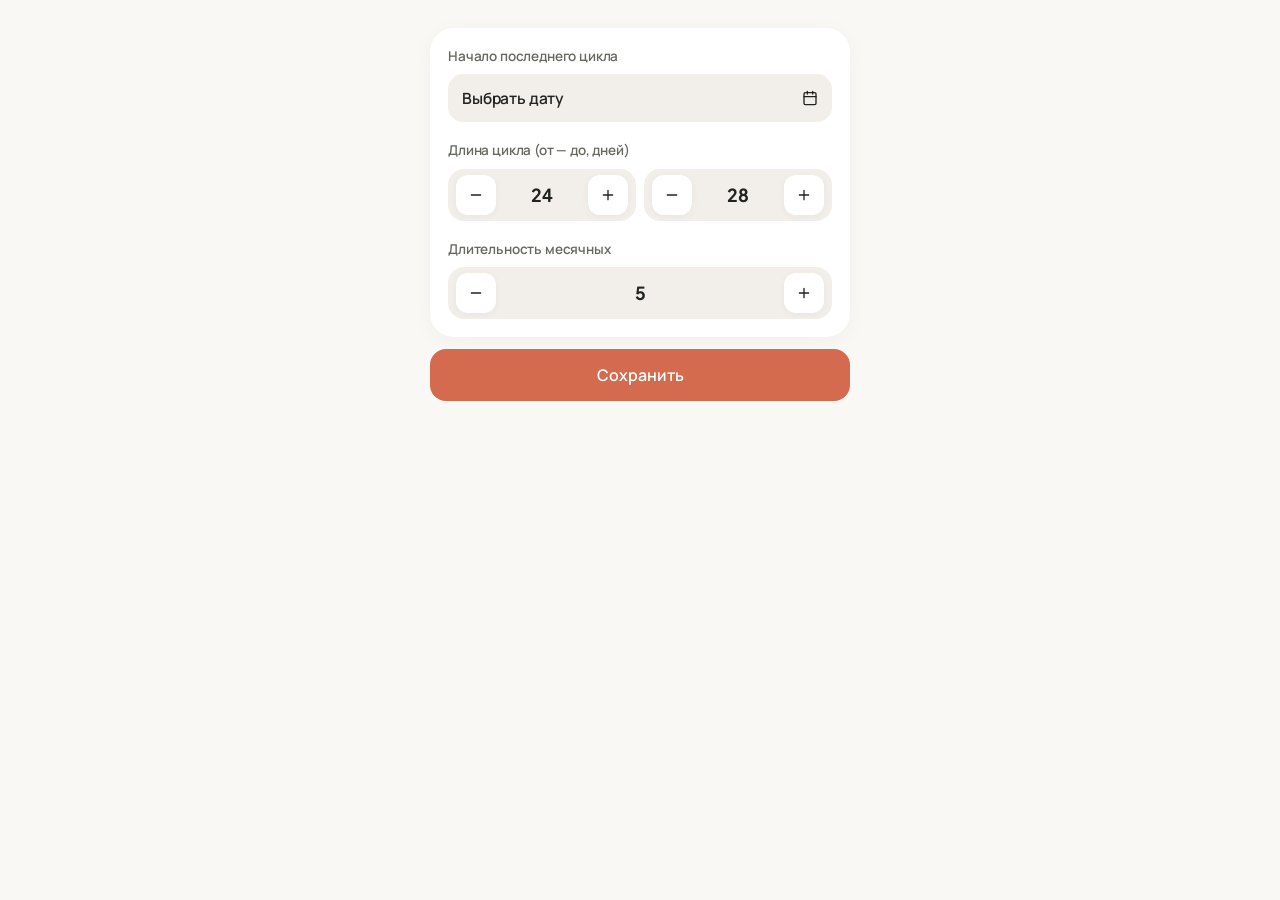
<file: final_release_index.html>
<!DOCTYPE html>
<html lang="ru">
<head>
  <meta charset="UTF-8" />
  <meta name="viewport" content="width=device-width, initial-scale=1.0, maximum-scale=1.0, user-scalable=no, viewport-fit=cover" />
  <title>CareZze</title>
  <link rel="preconnect" href="https://fonts.googleapis.com" />
  <link rel="preconnect" href="https://fonts.gstatic.com" crossorigin />
  <link href="https://fonts.googleapis.com/css2?family=Manrope:wght@400;500;600;700&family=Plus+Jakarta+Sans:wght@600;700&display=swap" rel="stylesheet" />
  <script src="https://telegram.org/js/telegram-web-app.js"></script>
  <style>
    :root {
      --bg: #FAF8F5;
      --surface: #FFFFFF;
      --surface-2: #F2EFEA;
      --ink: #222320;
      --ink-2: #646860;
      --ink-3: #9A9E96;
      --border: #E6E2DA;

      --accent: #D46A4E;
      --accent-bg: #F9E3DC;
      --accent-tint: #FDF4F1;

      --ovul: #5A7A68;
      --ovul-bg: #E2ECE6;
      --ovul-tint: #F3F8F5;

      --rose: #C8445E;
      --rose-solid: #D94865;
      --rose-bg: #FCE2E7;
      --rose-tint: #FFF3F5;

      --indigo: #5A7A68;
      --indigo-bg: #E2ECE6;
      --indigo-tint: #F3F8F5;

      --amber: #C98236;
      --amber-bg: #FBEBD8;
      --amber-tint: #FEF8F0;

      --ok: #2E8B57;

      --radius: 24px;
      --shadow: 0 6px 24px rgba(34, 35, 32, 0.045);
      --kb-offset: 0px;
    }

    * { box-sizing: border-box; -webkit-tap-highlight-color: transparent; margin: 0; padding: 0; }
    html, body {
      width: 100%;
      max-width: 100%;
      overflow-x: hidden;
      overscroll-behavior-y: none;
      touch-action: pan-y;
    }

    body.modal-open {
      position: fixed;
      left: 0;
      right: 0;
      width: 100%;
      overflow: hidden;
    }

    body {
      font-family: -apple-system, BlinkMacSystemFont, "SF Pro Text", "Manrope", sans-serif;
      background-color: var(--bg);
      color: var(--ink);
      font-size: 16.5px;
      line-height: 1.5;
      letter-spacing: -0.01em;
      word-wrap: break-word;
      overflow-wrap: break-word;
      -webkit-font-smoothing: antialiased;
      transition: background-color 0.35s ease, color 0.25s ease;
      padding-top: max(10px, env(safe-area-inset-top));
      padding-bottom: calc(96px + env(safe-area-inset-bottom) + var(--kb-offset));
    }

    body.keyboard-open .tab-bar {
      transform: translateY(120%);
      opacity: 0;
      pointer-events: none;
    }

    /* Somatic Ambient Glow */
    .ambient-glow {
      position: fixed;
      top: -90px;
      left: 50%;
      transform: translateX(-50%);
      width: 145vw;
      max-width: 640px;
      height: 360px;
      border-radius: 50%;
      background: radial-gradient(circle at 50% 35%, var(--accent-bg) 0%, transparent 72%);
      opacity: 0.88;
      filter: blur(28px);
      pointer-events: none;
      z-index: 0;
      transition: background 0.6s ease, opacity 0.4s ease;
    }
    .ambient-glow.phase-menstrual {
      background: radial-gradient(circle at 50% 35%, var(--rose-bg) 0%, transparent 72%);
    }
    .ambient-glow.phase-ovulation {
      background: radial-gradient(circle at 50% 35%, var(--ovul-bg) 0%, transparent 72%);
    }
    .ambient-glow.phase-luteal,
    .ambient-glow.phase-delay {
      background: radial-gradient(circle at 50% 35%, var(--amber-bg) 0%, transparent 72%);
    }
    body.dark-mode .ambient-glow {
      opacity: 0.55;
    }

    .ui-svg {
      width: 16px;
      height: 16px;
      stroke: currentColor;
      fill: none;
      stroke-width: 2;
      stroke-linecap: round;
      stroke-linejoin: round;
      flex-shrink: 0;
      vertical-align: middle;
    }
    .ui-svg-sm { width: 14px; height: 14px; }
    .ui-svg-fill { fill: currentColor; stroke: none; }

    .app {
      position: relative;
      z-index: 1;
      width: 100%;
      max-width: 440px;
      margin: 0 auto;
      padding: 6px 16px 28px;
    }

    .onboarding-overlay {
      position: fixed;
      inset: 0;
      background: var(--bg);
      z-index: 500;
      overflow-y: auto;
      padding: max(28px, env(safe-area-inset-top)) 20px max(28px, env(safe-area-inset-bottom));
      display: none;
    }
    .onboarding-overlay.active { display: block; }
    .onboarding-box { max-width: 420px; margin: 0 auto; }

    .stepper-row {
      display: flex;
      align-items: center;
      justify-content: space-between;
      width: 100%;
      min-width: 0;
      overflow: hidden;
      background: var(--surface-2);
      border-radius: 16px;
      padding: 6px 8px;
    }
    .stepper-btn {
      width: 40px;
      height: 40px;
      flex-shrink: 0;
      border-radius: 12px;
      border: none;
      background: var(--surface);
      color: var(--ink);
      font-size: 20px;
      font-weight: 600;
      cursor: pointer;
      box-shadow: 0 2px 8px rgba(0,0,0,0.04);
      display: inline-flex;
      align-items: center;
      justify-content: center;
      transition: transform 0.12s ease;
    }
    .stepper-btn:active { transform: scale(0.93); }
    .stepper-val {
      min-width: 0;
      text-align: center;
      font-family: -apple-system, BlinkMacSystemFont, "SF Pro Display", "Plus Jakarta Sans", sans-serif;
      font-size: 18px;
      font-weight: 700;
      font-variant-numeric: tabular-nums;
      color: var(--ink);
    }

    /* Native-feel Date Pill Wrapper */
    .date-pill-field {
      position: relative;
      width: 100%;
      min-width: 0;
      max-width: 100%;
      overflow: hidden;
      height: 48px;
      background: var(--surface-2);
      border-radius: 15px;
      padding: 0 14px;
      display: flex;
      align-items: center;
      justify-content: space-between;
      color: var(--ink);
      font-size: 15.5px;
      font-weight: 600;
    }
    .date-pill-field input[type="date"] {
      position: absolute;
      inset: 0;
      width: 100%;
      min-width: 0;
      max-width: 100%;
      height: 100%;
      opacity: 0;
      cursor: pointer;
    }

    /* Somatic Hero (No rigid box) */
    .hero-card {
      background: transparent;
      border: none;
      border-radius: 26px;
      padding: 4px 2px 16px;
      margin-bottom: 10px;
      box-shadow: none;
    }

    .date-bar {
      display: flex;
      justify-content: space-between;
      align-items: center;
      gap: 8px;
      margin-bottom: 16px;
    }
    .date-arrow {
      width: 38px;
      height: 38px;
      flex-shrink: 0;
      border-radius: 50%;
      border: none;
      background: rgba(255, 255, 255, 0.65);
      backdrop-filter: blur(12px);
      -webkit-backdrop-filter: blur(12px);
      color: var(--ink);
      cursor: pointer;
      display: flex;
      align-items: center;
      justify-content: center;
      box-shadow: 0 2px 10px rgba(0, 0, 0, 0.03);
    }
    body.dark-mode .date-arrow,
    body.dark-mode .date-center-btn {
      background: rgba(255, 255, 255, 0.08);
    }
    .date-arrow:active { transform: scale(0.94); }

    .date-center-btn {
      flex: 1;
      height: 38px;
      background: rgba(255, 255, 255, 0.65);
      backdrop-filter: blur(12px);
      -webkit-backdrop-filter: blur(12px);
      border: none;
      border-radius: 999px;
      color: var(--ink);
      font-family: inherit;
      font-size: 14.5px;
      font-weight: 600;
      cursor: pointer;
      display: inline-flex;
      align-items: center;
      justify-content: center;
      gap: 6px;
      padding: 0 14px;
      white-space: nowrap;
      box-shadow: 0 2px 10px rgba(0, 0, 0, 0.03);
    }

    .hero-main {
      display: flex;
      justify-content: space-between;
      align-items: flex-end;
      gap: 12px;
      margin-bottom: 14px;
      min-height: 58px;
    }
    .hero-day {
      font-family: -apple-system, BlinkMacSystemFont, "SF Pro Display", "Plus Jakarta Sans", sans-serif;
      font-size: 36px;
      font-weight: 700;
      letter-spacing: -0.035em;
      line-height: 1.05;
      font-variant-numeric: tabular-nums;
      white-space: nowrap;
    }
    .hero-day span { font-size: 18px; font-weight: 600; color: var(--ink-2); }
    .hero-phase {
      display: inline-block;
      font-size: 14.5px;
      font-weight: 700;
      color: var(--accent);
      margin-top: 6px;
      line-height: 1.25;
    }
    .hero-phase.is-delay { color: var(--amber); }
    .hero-phase.is-period { color: var(--rose); }
    .hero-phase.is-ovul { color: var(--ovul); }
    .hero-meta {
      text-align: right;
      font-size: 13px;
      font-weight: 500;
      color: var(--ink-2);
      line-height: 1.35;
      flex-shrink: 0;
    }

    .cycle-track {
      height: 6px;
      background: rgba(128, 128, 128, 0.14);
      border-radius: 999px;
      overflow: hidden;
    }
    .cycle-fill {
      height: 100%;
      background: var(--accent);
      border-radius: 999px;
      transition: width 0.35s ease, background-color 0.35s ease;
    }

    .period-strip { display: flex; gap: 8px; margin-top: 14px; }
    .btn-period-apple {
      width: 100%;
      height: 46px;
      border-radius: 16px;
      border: none;
      background: var(--rose-tint);
      color: var(--rose);
      font-family: inherit;
      font-size: 15px;
      font-weight: 700;
      cursor: pointer;
      display: flex;
      align-items: center;
      justify-content: center;
      gap: 7px;
      white-space: nowrap;
      box-shadow: 0 2px 10px rgba(217, 72, 101, 0.08);
      transition: all 0.2s ease;
    }
    .btn-period-apple.active {
      background: var(--rose-solid);
      color: #FFFFFF;
      box-shadow: 0 6px 18px rgba(217, 72, 101, 0.30);
    }

    /* Soft Organic Surfaces (No harsh borders) */
    .card {
      background: var(--surface);
      border: none;
      border-radius: var(--radius);
      padding: 18px;
      margin-bottom: 12px;
      box-shadow: var(--shadow);
    }
    .card.ai-highlight {
      background: linear-gradient(180deg, var(--indigo-tint) 0%, var(--surface) 55%);
    }
    .card-top {
      display: flex;
      justify-content: space-between;
      align-items: center;
      gap: 8px;
      margin-bottom: 14px;
    }
    .card-title {
      font-family: -apple-system, BlinkMacSystemFont, "SF Pro Display", "Plus Jakarta Sans", sans-serif;
      font-size: 17.5px;
      font-weight: 700;
      letter-spacing: -0.02em;
      line-height: 1.25;
    }
    .card-sub { font-size: 13px; color: var(--ink-2); flex-shrink: 0; white-space: nowrap; }

    .autosave-pill {
      display: inline-flex;
      align-items: center;
      gap: 5px;
      font-size: 12px;
      font-weight: 600;
      color: var(--ink-3);
      background: var(--surface-2);
      padding: 4px 10px;
      border-radius: 999px;
    }
    .autosave-dot {
      width: 6px;
      height: 6px;
      border-radius: 50%;
      background: var(--ok);
    }

    .profile-summary-pills { display: flex; flex-wrap: wrap; gap: 6px; }
    .profile-pill {
      background: var(--surface-2);
      color: var(--ink);
      padding: 6px 12px;
      border-radius: 999px;
      font-size: 13.5px;
      font-weight: 600;
    }

    .theme-list { display: flex; flex-direction: column; gap: 8px; }
    .theme-option {
      width: 100%;
      background: var(--surface-2);
      border: 1.5px solid transparent;
      border-radius: 16px;
      padding: 13px 14px;
      display: flex;
      align-items: center;
      justify-content: space-between;
      gap: 12px;
      cursor: pointer;
      font-family: inherit;
      color: var(--ink);
      text-align: left;
      transition: border-color 0.18s ease, background-color 0.18s ease;
    }
    .theme-option.active { background: var(--accent-tint); border-color: var(--accent); }
    .theme-option-left { display: flex; align-items: center; gap: 12px; }
    .theme-dots { display: flex; gap: 4px; flex-shrink: 0; }
    .theme-dot { width: 14px; height: 14px; border-radius: 50%; border: 1px solid rgba(0, 0, 0, 0.08); }
    .theme-option-name { font-size: 15px; font-weight: 700; }
    .theme-option-check { color: var(--accent); display: inline-flex; align-items: center; }

    .saved-card {
      background: var(--surface);
      border: none;
      border-radius: var(--radius);
      padding: 18px;
      margin-bottom: 12px;
      box-shadow: var(--shadow);
    }
    .saved-header { display: flex; justify-content: space-between; align-items: center; gap: 10px; }
    .saved-badge { display: inline-flex; align-items: center; gap: 6px; font-size: 16px; font-weight: 700; color: var(--accent); white-space: nowrap; }
    .btn-edit-small {
      background: var(--surface-2);
      border: none;
      color: var(--ink);
      padding: 8px 14px;
      border-radius: 999px;
      font-family: inherit;
      font-size: 13.5px;
      font-weight: 600;
      cursor: pointer;
      white-space: nowrap;
    }
    .saved-metrics-row { display: grid; grid-template-columns: repeat(4, 1fr); gap: 6px; margin-top: 14px; }
    .saved-metric-pill { background: var(--surface-2); border-radius: 14px; padding: 9px 6px; text-align: center; }
    .saved-metric-pill span { display: block; font-size: 12px; color: var(--ink-2); white-space: nowrap; }
    .saved-metric-pill strong {
      font-family: -apple-system, BlinkMacSystemFont, "SF Pro Display", "Plus Jakarta Sans", sans-serif;
      font-size: 17px;
      font-weight: 700;
      color: var(--ink);
    }
    .saved-watch-row {
      display: flex;
      gap: 6px;
      flex-wrap: wrap;
      margin-top: 10px;
      font-size: 13px;
      font-weight: 600;
      color: var(--ink-2);
    }
    .saved-watch-pill {
      background: var(--surface-2);
      padding: 5px 11px;
      border-radius: 999px;
      display: inline-flex;
      align-items: center;
      gap: 5px;
    }
    .saved-cta-row {
      margin-top: 14px;
      padding-top: 12px;
      border-top: 1px solid var(--border);
      display: flex;
      justify-content: space-between;
      align-items: center;
    }
    .link-btn {
      background: none;
      border: none;
      color: var(--accent);
      font-family: inherit;
      font-size: 15px;
      font-weight: 600;
      cursor: pointer;
      display: inline-flex;
      align-items: center;
      gap: 4px;
      white-space: nowrap;
    }

    .cc-group { display: flex; flex-direction: column; gap: 9px; }
    .cc-slider {
      position: relative;
      height: 52px;
      background: var(--surface-2);
      border-radius: 16px;
      overflow: hidden;
      cursor: pointer;
      user-select: none;
      touch-action: pan-y;
      display: flex;
      align-items: center;
      justify-content: space-between;
      padding: 0 18px;
    }
    .cc-slider.compact { height: 46px; border-radius: 14px; padding: 0 14px; }
    .cc-fill {
      position: absolute;
      top: 0; left: 0; bottom: 0;
      pointer-events: none;
      will-change: width;
      transition: width 0.14s cubic-bezier(0.22, 1, 0.36, 1);
    }
    .cc-slider.is-dragging .cc-fill { transition: none; }
    .cc-steps-grid {
      position: absolute;
      inset: 0;
      display: grid;
      grid-template-columns: repeat(5, 1fr);
      pointer-events: none;
      z-index: 1;
    }
    .cc-steps-grid span { border-right: 1px solid rgba(128, 128, 128, 0.10); height: 100%; }
    .cc-steps-grid span:last-child { border-right: none; }
    .cc-label { position: relative; z-index: 2; font-size: 15.5px; font-weight: 600; color: var(--ink); white-space: nowrap; }
    .cc-value {
      position: relative;
      z-index: 2;
      font-family: -apple-system, BlinkMacSystemFont, "SF Pro Display", "Plus Jakarta Sans", sans-serif;
      font-size: 17px;
      font-weight: 700;
      font-variant-numeric: tabular-nums;
      color: var(--ink);
    }
    .cc-value.is-zero { color: var(--ink-3); font-weight: 600; }

    .emotion-sliders-stack { display: flex; flex-direction: column; gap: 8px; }

    .grid-2 { display: grid; grid-template-columns: repeat(2, 1fr); gap: 8px; }
    .grid-3 { display: grid; grid-template-columns: repeat(3, 1fr); gap: 6px; }
    .choice-btn {
      background: var(--surface-2);
      border: 1.5px solid transparent;
      color: var(--ink);
      padding: 11px 10px;
      border-radius: 14px;
      font-family: inherit;
      font-size: 13.5px;
      font-weight: 600;
      text-align: center;
      cursor: pointer;
      line-height: 1.2;
      min-height: 46px;
      display: inline-flex;
      align-items: center;
      justify-content: center;
      gap: 6px;
      white-space: nowrap;
      letter-spacing: -0.02em;
    }
    .choice-btn.active { background: var(--accent-tint); border-color: var(--accent); color: var(--accent); }
    .choice-btn.active-rose { background: var(--rose-tint); border-color: var(--rose); color: var(--rose); }
    .choice-btn.active-ovul { background: var(--ovul-tint); border-color: var(--ovul); color: var(--ovul); }

    .solo-counter-wrap { display: inline-flex; align-items: center; gap: 6px; }
    .icon-stealth-btn {
      min-width: 52px;
      height: 46px;
      padding: 0 12px;
      border-radius: 14px;
      background: var(--surface-2);
      border: 1.5px solid transparent;
      color: var(--ink-2);
      font-family: inherit;
      font-size: 14px;
      font-weight: 700;
      cursor: pointer;
      display: inline-flex;
      align-items: center;
      justify-content: center;
      gap: 5px;
      font-variant-numeric: tabular-nums;
      transition: all 0.15s ease;
    }
    .icon-stealth-btn.active { background: var(--indigo-tint); border-color: var(--indigo); color: var(--indigo); }
    .icon-stealth-btn.active-rose { background: var(--rose-tint); border-color: var(--rose); color: var(--rose); }
    .solo-reset-mini {
      width: 34px;
      height: 46px;
      border-radius: 12px;
      background: var(--surface-2);
      border: 1.5px solid transparent;
      color: var(--ink-2);
      cursor: pointer;
      display: inline-flex;
      align-items: center;
      justify-content: center;
    }
    .solo-reset-mini:active { background: var(--rose-tint); color: var(--rose); }

    .drops-row { display: inline-flex; align-items: center; gap: 2px; }

    .sub-section-header { display: flex; justify-content: space-between; align-items: center; margin: 16px 0 8px; }
    .field-label { font-size: 13.5px; font-weight: 600; color: var(--ink-2); }

    .accordion {
      background: var(--surface);
      border: none;
      border-radius: var(--radius);
      margin-bottom: 12px;
      overflow: hidden;
      box-shadow: var(--shadow);
    }
    .accordion-header {
      width: 100%;
      background: none;
      border: none;
      padding: 16px 18px;
      display: flex;
      justify-content: space-between;
      align-items: center;
      gap: 12px;
      color: var(--ink);
      font-family: -apple-system, BlinkMacSystemFont, "SF Pro Display", "Plus Jakarta Sans", sans-serif;
      font-size: 17px;
      font-weight: 700;
      cursor: pointer;
      text-align: left;
    }
    .accordion-summary {
      font-family: inherit;
      font-size: 13.5px;
      font-weight: 500;
      color: var(--accent);
      margin-top: 3px;
      line-height: 1.35;
    }
    .accordion-chevron { color: var(--ink-3); flex-shrink: 0; transition: transform 0.2s ease; display: inline-flex; align-items: center; }
    .accordion.open .accordion-chevron { transform: rotate(180deg); }
    .accordion-body { display: none; padding: 6px 18px 18px; border-top: 1px solid var(--border); }
    .accordion.open .accordion-body { display: block; }

    .chip-grid { display: grid; grid-template-columns: repeat(2, 1fr); gap: 8px; }
    .chip-grid-3 { display: grid; grid-template-columns: repeat(3, 1fr); gap: 6px; }
    .chip {
      background: var(--surface-2);
      border: 1.5px solid transparent;
      color: var(--ink);
      padding: 10px 8px;
      border-radius: 14px;
      font-family: inherit;
      font-size: 13.5px;
      font-weight: 600;
      line-height: 1.22;
      min-height: 44px;
      display: flex;
      align-items: center;
      justify-content: center;
      text-align: center;
      cursor: pointer;
      letter-spacing: -0.015em;
    }
    .chip.active { background: var(--accent-tint); border-color: var(--accent); color: var(--accent); }
    .chip.active-rose { background: var(--rose-tint); border-color: var(--rose); color: var(--rose); }

    .btn-primary {
      width: 100%;
      height: 52px;
      background: var(--ink);
      color: var(--bg);
      border: none;
      border-radius: 16px;
      font-family: inherit;
      font-size: 16px;
      font-weight: 600;
      cursor: pointer;
      white-space: nowrap;
    }
    .btn-primary:active { opacity: 0.85; }

    .btn-accent {
      width: 100%;
      height: 52px;
      background: var(--accent);
      color: #FFFFFF;
      border: none;
      border-radius: 16px;
      font-family: inherit;
      font-size: 16px;
      font-weight: 600;
      cursor: pointer;
      white-space: nowrap;
    }

    .btn-indigo {
      width: 100%;
      height: 50px;
      background: var(--accent);
      color: #FFFFFF;
      border: none;
      border-radius: 15px;
      font-family: inherit;
      font-size: 15.5px;
      font-weight: 600;
      cursor: pointer;
      display: inline-flex;
      align-items: center;
      justify-content: center;
      gap: 6px;
      white-space: nowrap;
    }
    .btn-indigo:disabled { opacity: 0.72; cursor: wait; }

    .btn-soft {
      background: var(--surface-2);
      color: var(--ink);
      border: none;
      padding: 13px 14px;
      border-radius: 14px;
      font-family: inherit;
      font-size: 14.5px;
      font-weight: 600;
      cursor: pointer;
      white-space: nowrap;
    }
    .btn-danger-soft {
      background: var(--rose-tint);
      color: var(--rose);
      border: none;
      padding: 13px 14px;
      border-radius: 14px;
      font-family: inherit;
      font-size: 14.5px;
      font-weight: 600;
      cursor: pointer;
      white-space: nowrap;
    }

    input[type="date"],
    input[type="number"],
    input[type="text"],
    input[type="password"],
    textarea {
      width: 100%;
      background: var(--surface-2);
      border: 1.5px solid transparent;
      color: var(--ink);
      -webkit-text-fill-color: var(--ink);
      caret-color: var(--ink);
      border-radius: 14px;
      padding: 12px 14px;
      font-size: 16.5px;
      font-family: inherit;
      line-height: 1.45;
      outline: none;
      transition: border-color 0.18s ease, background-color 0.18s ease;
    }
    textarea { resize: none; min-height: 86px; }
    input:focus, textarea:focus { border-color: var(--accent); background: var(--surface); caret-color: var(--ink); }

    /* Segmented Control for Combined Analytics Tab */
    .ios-segmented {
      display: grid;
      grid-template-columns: 1fr 1fr;
      background: var(--surface-2);
      padding: 4px;
      border-radius: 14px;
      margin-bottom: 14px;
    }
    .ios-seg-btn {
      height: 36px;
      border: none;
      border-radius: 11px;
      background: transparent;
      color: var(--ink-2);
      font-family: inherit;
      font-size: 14px;
      font-weight: 600;
      cursor: pointer;
      transition: all 0.2s ease;
    }
    .ios-seg-btn.active {
      background: var(--surface);
      color: var(--ink);
      box-shadow: 0 2px 8px rgba(0, 0, 0, 0.06);
    }

    .ai-chat-reply {
      margin-top: 12px;
      padding: 14px 16px;
      border-radius: 16px;
      background: var(--indigo-tint);
      color: var(--ink);
      font-size: 15.5px;
      line-height: 1.55;
      white-space: pre-line;
    }

    .protocol-stack { display: flex; flex-direction: column; gap: 10px; }
    .protocol-item { background: var(--surface-2); border-radius: 18px; padding: 14px 16px; }
    .protocol-badge {
      display: inline-block;
      font-size: 11.5px;
      font-weight: 700;
      letter-spacing: 0.04em;
      text-transform: uppercase;
      padding: 3px 9px;
      border-radius: 999px;
      margin-bottom: 6px;
    }
    .badge-gyn { background: var(--accent-bg); color: var(--accent); }
    .badge-psy { background: var(--indigo-bg); color: var(--indigo); }
    .badge-hist { background: var(--rose-bg); color: var(--rose); }
    .badge-steps { background: var(--amber-bg); color: var(--amber); }

    .protocol-title { font-size: 16px; font-weight: 700; color: var(--ink); margin-bottom: 4px; line-height: 1.3; }
    .protocol-text { font-size: 15.5px; line-height: 1.55; color: var(--ink-2); }

    .step-list { display: flex; flex-direction: column; gap: 9px; margin-top: 6px; }
    .step-row { display: flex; gap: 10px; align-items: flex-start; font-size: 15px; line-height: 1.5; color: var(--ink-2); }
    .step-num {
      width: 24px;
      height: 24px;
      flex-shrink: 0;
      border-radius: 999px;
      background: var(--surface);
      color: var(--ink);
      font-size: 12.5px;
      font-weight: 700;
      display: inline-flex;
      align-items: center;
      justify-content: center;
      margin-top: 1px;
    }

    .tip-action-card {
      background: var(--surface-2);
      border-radius: 16px;
      padding: 14px;
      display: flex;
      justify-content: space-between;
      align-items: center;
      gap: 10px;
      margin-bottom: 8px;
    }
    .tip-action-title { font-size: 15.5px; font-weight: 600; color: var(--ink); line-height: 1.35; }
    .tip-action-sub { font-size: 13.5px; color: var(--ink-2); margin-top: 3px; line-height: 1.42; }
    .tip-action-btns { display: flex; align-items: center; gap: 6px; flex-shrink: 0; }
    .btn-helped-toggle {
      flex-shrink: 0;
      padding: 9px 12px;
      border-radius: 12px;
      border: none;
      background: var(--surface);
      color: var(--ink);
      font-family: inherit;
      font-size: 13.5px;
      font-weight: 600;
      cursor: pointer;
      white-space: nowrap;
      display: inline-flex;
      align-items: center;
      gap: 5px;
    }
    .btn-helped-toggle.checked { background: var(--accent); color: #FFFFFF; }
    .btn-tip-del {
      width: 34px;
      height: 36px;
      border-radius: 12px;
      border: none;
      background: var(--surface);
      color: var(--ink-2);
      cursor: pointer;
      display: inline-flex;
      align-items: center;
      justify-content: center;
      flex-shrink: 0;
    }
    .btn-tip-del:active { background: var(--rose-tint); color: var(--rose); }

    .med-list { display: flex; flex-direction: column; gap: 8px; margin-top: 12px; }
    .med-item {
      display: flex;
      align-items: center;
      justify-content: space-between;
      gap: 10px;
      background: var(--surface-2);
      border-radius: 14px;
      padding: 12px 14px;
    }
    .med-item-info { display: flex; flex-direction: column; gap: 2px; }
    .med-item-name { font-size: 15px; font-weight: 700; color: var(--ink); }
    .med-item-time { font-size: 13px; color: var(--ink-2); font-variant-numeric: tabular-nums; }
    .med-del-btn {
      width: 32px;
      height: 32px;
      border-radius: 10px;
      border: none;
      background: var(--surface);
      color: var(--ink-2);
      cursor: pointer;
      display: inline-flex;
      align-items: center;
      justify-content: center;
      flex-shrink: 0;
    }
    .med-del-btn:active { background: var(--rose-tint); color: var(--rose); }

    .modal-backdrop {
      position: fixed;
      top: 0;
      left: 0;
      right: 0;
      bottom: 0;
      width: 100%;
      height: 100vh;
      height: 100dvh;
      background: rgba(24, 18, 16, 0.45);
      backdrop-filter: blur(6px);
      -webkit-backdrop-filter: blur(6px);
      z-index: 200;
      display: none;
      align-items: flex-end;
      justify-content: center;
      padding: 12px;
      padding-bottom: max(16px, env(safe-area-inset-bottom));
      overflow: hidden;
      overscroll-behavior: none;
      touch-action: none;
    }
    .modal-backdrop.open { display: flex; }
    .modal-sheet {
      position: relative;
      width: 100%;
      max-width: 430px;
      background: var(--surface);
      border-radius: 28px;
      padding: 14px 20px 20px;
      box-shadow: 0 20px 50px rgba(0, 0, 0, 0.25);
      max-height: calc(100vh - 40px - var(--kb-offset));
      max-height: calc(100dvh - max(24px, env(safe-area-inset-top)) - 16px - var(--kb-offset));
      overflow-y: auto;
      overflow-x: hidden;
      overscroll-behavior: contain;
      -webkit-overflow-scrolling: touch;
      touch-action: pan-y;
    }
    .sheet-grabber {
      width: 38px;
      height: 4px;
      border-radius: 999px;
      background: var(--border);
      margin: 0 auto 14px;
    }

    .cal-header { display: flex; justify-content: space-between; align-items: center; margin-bottom: 16px; }
    .cal-month-title { font-size: 18px; font-weight: 700; text-transform: capitalize; }
    .cal-weekdays { display: grid; grid-template-columns: repeat(7, 1fr); text-align: center; font-size: 12.5px; font-weight: 600; color: var(--ink-3); margin-bottom: 8px; }
    .cal-grid { display: grid; grid-template-columns: repeat(7, 1fr); gap: 6px; }
    .cal-cell {
      aspect-ratio: 1;
      border-radius: 14px;
      border: 1.5px solid transparent;
      background: var(--surface-2);
      color: var(--ink);
      font-family: inherit;
      font-size: 14.5px;
      font-weight: 600;
      display: flex;
      flex-direction: column;
      align-items: center;
      justify-content: center;
      position: relative;
      cursor: pointer;
    }
    .cal-cell.empty { background: transparent; cursor: default; }
    .cal-cell.is-period { background: var(--rose-solid); color: #FFFFFF; }
    .cal-cell.is-cycle-start { box-shadow: inset 0 0 0 2px #FFFFFF; }
    .cal-cell.is-predicted-period { background: var(--rose-tint); color: var(--rose); border: 1.5px dashed var(--rose); }
    .cal-cell.is-ovulation { background: var(--ovul-tint); color: var(--ovul); }
    .cal-cell.is-predicted-ovulation { background: var(--ovul-tint); color: var(--ovul); border: 1.5px dashed var(--ovul); }
    .cal-cell.is-today { box-shadow: inset 0 0 0 2px var(--ink); }
    .cal-cell.is-selected { outline: 2.5px solid var(--accent); outline-offset: 1px; }
    .cal-dot { width: 4px; height: 4px; border-radius: 50%; background: currentColor; position: absolute; bottom: 4px; opacity: 0.85; }
    .cal-legend { display: flex; justify-content: center; flex-wrap: wrap; gap: 12px; font-size: 12.5px; color: var(--ink-2); margin-top: 14px; }
    .cal-legend-item { display: inline-flex; align-items: center; gap: 5px; }
    .cal-actions { display: grid; grid-template-columns: 1fr 1fr; gap: 8px; margin-top: 16px; }

    .filter-row {
      display: flex;
      gap: 6px;
      overflow-x: auto;
      padding-bottom: 4px;
      margin-bottom: 10px;
      scrollbar-width: none;
    }
    .filter-row::-webkit-scrollbar { display: none; }
    .filter-pill {
      background: var(--surface-2);
      border: none;
      color: var(--ink-2);
      padding: 8px 14px;
      border-radius: 999px;
      font-family: inherit;
      font-size: 13.5px;
      font-weight: 600;
      cursor: pointer;
      white-space: nowrap;
    }
    .filter-pill.active { background: var(--ink); color: var(--bg); }

    .chart-wrap {
      background: var(--bg);
      border-radius: 18px;
      padding: 10px 4px 6px;
      overflow: hidden;
    }
    .chart-scroll-viewport {
      width: 100%;
      overflow-x: auto;
      overflow-y: hidden;
      -webkit-overflow-scrolling: touch;
      scrollbar-width: none;
    }
    .chart-scroll-viewport::-webkit-scrollbar { display: none; }

    .legend-item { display: inline-flex; align-items: center; gap: 5px; font-weight: 600; }

    .inspector-box {
      margin-top: 12px;
      padding: 14px 16px;
      background: var(--surface-2);
      border-radius: 14px;
      font-size: 14.5px;
      line-height: 1.5;
      color: var(--ink-2);
    }

    .breath-desc {
      font-size: 14.5px;
      color: var(--ink-2);
      line-height: 1.48;
      margin-bottom: 6px;
    }

    /* Organic Breathing Sphere in SOS */
    .flower-stage { display: flex; flex-direction: column; align-items: center; padding: 18px 10px 12px; }
    .flower-viewport { position: relative; width: 224px; height: 224px; display: flex; align-items: center; justify-content: center; }
    .flower-motion {
      width: 164px;
      height: 164px;
      border-radius: 50%;
      position: relative;
      display: flex;
      align-items: center;
      justify-content: center;
      background: radial-gradient(circle at 35% 30%, var(--accent-bg) 0%, var(--indigo-bg) 72%, transparent 100%);
      box-shadow:
        0 0 0 18px var(--accent-tint),
        0 0 38px var(--accent-bg);
      will-change: transform, box-shadow;
      transform: translate3d(0, 0, 0) scale(0.84);
      transition-property: transform, box-shadow;
      transition-timing-function: cubic-bezier(0.37, 0, 0.63, 1);
      transition-duration: 3.6s;
    }
    .flower-motion::before {
      content: "";
      position: absolute;
      inset: 14px;
      border-radius: 50%;
      background: var(--surface);
      opacity: 0.78;
    }
    .flower-motion.phase-inhale {
      transform: translate3d(0, 0, 0) scale(1.16);
      box-shadow: 0 0 0 26px var(--accent-tint), 0 0 54px var(--accent-bg);
    }
    .flower-motion.phase-topup {
      transform: translate3d(0, 0, 0) scale(1.24);
      box-shadow: 0 0 0 32px var(--accent-tint), 0 0 64px var(--accent-bg);
    }
    .flower-motion.phase-hold-in {
      transform: translate3d(0, 0, 0) scale(1.18);
      box-shadow: 0 0 0 28px var(--indigo-tint), 0 0 52px var(--indigo-bg);
    }
    .flower-motion.phase-exhale {
      transform: translate3d(0, 0, 0) scale(0.84);
      box-shadow: 0 0 0 14px var(--accent-tint), 0 0 28px var(--accent-bg);
    }
    .flower-motion.phase-hold-out {
      transform: translate3d(0, 0, 0) scale(0.80);
      box-shadow: 0 0 0 10px var(--accent-tint), 0 0 22px var(--accent-bg);
    }

    .flower-prompt {
      position: absolute;
      inset: 0;
      display: flex;
      flex-direction: column;
      align-items: center;
      justify-content: center;
      text-align: center;
      font-size: 16px;
      font-weight: 700;
      color: var(--ink);
      padding: 28px;
      pointer-events: none;
    }
    .flower-subprompt {
      font-size: 14px;
      font-weight: 700;
      color: var(--accent);
      margin-top: 2px;
      font-variant-numeric: tabular-nums;
    }

    /* Docked iOS Frosted Tab Bar (4 Tabs) */
    .tab-bar {
      position: fixed;
      bottom: 0;
      left: 0;
      right: 0;
      background: rgba(250, 248, 245, 0.84);
      backdrop-filter: blur(24px);
      -webkit-backdrop-filter: blur(24px);
      border-top: 0.5px solid var(--border);
      display: grid;
      grid-template-columns: repeat(4, 1fr);
      padding: 8px 8px calc(8px + env(safe-area-inset-bottom));
      z-index: 100;
      transition: transform 0.2s ease, opacity 0.2s ease;
    }
    body.dark-mode .tab-bar {
      background: rgba(17, 18, 16, 0.84);
    }
    .tab-item {
      background: none;
      border: none;
      color: var(--ink-3);
      font-family: inherit;
      font-size: 11px;
      font-weight: 600;
      display: flex;
      flex-direction: column;
      align-items: center;
      justify-content: center;
      gap: 3px;
      padding: 4px 2px;
      cursor: pointer;
      white-space: nowrap;
    }
    .tab-item.active { color: var(--accent); }
    .tab-item.sos-tab { color: var(--rose); opacity: 0.78; }
    .tab-item.sos-tab.active { color: var(--rose); opacity: 1; }
    .tab-item svg { width: 22px; height: 22px; stroke: currentColor; fill: none; stroke-width: 2; stroke-linecap: round; stroke-linejoin: round; }

    .view { display: none; }
    .view.active { display: block; }

    .toast {
      position: fixed;
      top: max(16px, env(safe-area-inset-top));
      left: 50%;
      transform: translateX(-50%);
      background: var(--ink);
      color: var(--bg);
      padding: 10px 20px;
      border-radius: 999px;
      font-size: 14px;
      font-weight: 600;
      z-index: 999;
      opacity: 0;
      pointer-events: none;
      transition: opacity 0.2s ease;
      white-space: nowrap;
    }
    .toast.show { opacity: 1; }

    /* Somatic Today Screen (Variant B) */
    .today-topbar {
      display: flex;
      align-items: center;
      justify-content: space-between;
      gap: 8px;
      margin-bottom: 14px;
    }
    .today-date-nav {
      display: inline-flex;
      align-items: center;
      gap: 5px;
      min-width: 0;
    }
    .today-date-nav .date-arrow {
      width: 32px;
      height: 32px;
    }
    .today-date-nav .date-center-btn {
      height: 32px;
      font-size: 13.5px;
      padding: 0 11px;
    }
    .today-save-status {
      font-size: 12px;
      font-weight: 600;
      color: var(--ink-3);
      white-space: nowrap;
      flex-shrink: 0;
      transition: color 0.2s ease, opacity 0.2s ease;
    }
    .today-save-status.is-saving {
      color: var(--accent);
    }

    .somatic-hero {
      text-align: center;
      padding: 2px 4px 14px;
    }
    .hero-phase-pill {
      display: inline-flex;
      align-items: center;
      justify-content: center;
      gap: 6px;
      padding: 5px 13px;
      border-radius: 999px;
      background: rgba(255, 255, 255, 0.72);
      backdrop-filter: blur(10px);
      -webkit-backdrop-filter: blur(10px);
      font-size: 13px;
      font-weight: 700;
      color: var(--accent);
      box-shadow: 0 2px 10px rgba(0, 0, 0, 0.03);
      margin-bottom: 8px;
    }
    body.dark-mode .hero-phase-pill {
      background: rgba(255, 255, 255, 0.08);
    }
    .hero-phase-dot {
      width: 7px;
      height: 7px;
      border-radius: 50%;
      background: currentColor;
      flex-shrink: 0;
    }
    .hero-phase-pill.is-period { color: var(--rose); background: var(--rose-tint); }
    .hero-phase-pill.is-ovul { color: var(--ovul); background: var(--ovul-tint); }
    .hero-phase-pill.is-delay { color: var(--amber); background: var(--amber-tint); }

    .hero-day-giant {
      display: flex;
      align-items: baseline;
      justify-content: center;
      gap: 7px;
      line-height: 1;
      margin-bottom: 6px;
    }
    .hero-day-num {
      font-family: -apple-system, BlinkMacSystemFont, "SF Pro Display", "Plus Jakarta Sans", sans-serif;
      font-size: 54px;
      font-weight: 700;
      letter-spacing: -0.04em;
      color: var(--ink);
      font-variant-numeric: tabular-nums;
    }
    .hero-day-unit {
      font-size: 19px;
      font-weight: 600;
      color: var(--ink-2);
    }
    .hero-subline {
      font-size: 13.5px;
      font-weight: 500;
      color: var(--ink-2);
      margin-bottom: 10px;
    }
    .somatic-hero .cycle-track {
      max-width: 240px;
      height: 4px;
      margin: 0 auto;
    }

    /* 2x2 Metric Cards (Tap-only cyclic 0..5) */
    .metrics-grid-2x2 {
      display: grid;
      grid-template-columns: repeat(2, 1fr);
      gap: 10px;
      margin-bottom: 12px;
    }
    .metric-tile {
      position: relative;
      background: var(--surface-2);
      border: 1px solid var(--border);
      border-radius: 22px;
      padding: 15px 15px 14px;
      min-height: 112px;
      display: flex;
      flex-direction: column;
      justify-content: space-between;
      box-shadow: var(--shadow);
      cursor: pointer;
      user-select: none;
      overflow: hidden;
      transition: transform 0.12s ease, background-color 0.22s ease;
    }
    .metric-tile:active {
      transform: scale(0.97);
    }
    .metric-tile-fill {
      position: absolute;
      left: 0;
      right: 0;
      bottom: 0;
      height: 0%;
      pointer-events: none;
      opacity: 0.78;
      transition: height 0.22s cubic-bezier(0.22, 1, 0.36, 1);
      z-index: 0;
    }
    .metric-tile-top {
      position: relative;
      z-index: 1;
      display: flex;
      align-items: center;
      justify-content: space-between;
      gap: 8px;
    }
    .metric-tile-icon {
      width: 24px;
      height: 24px;
      display: inline-flex;
      align-items: center;
      justify-content: center;
      color: var(--ink-2);
      transition: color 0.2s ease;
    }
    .metric-tile.has-val[data-key="energy"] .metric-tile-icon { color: var(--indigo); }
    .metric-tile.has-val[data-key="pain"] .metric-tile-icon { color: var(--rose); }
    .metric-tile.has-val[data-key="libido"] .metric-tile-icon { color: var(--amber); }
    .metric-tile.has-val[data-key="stress"] .metric-tile-icon { color: var(--rose); }

    .metric-tile-score {
      font-family: -apple-system, BlinkMacSystemFont, "SF Pro Display", "Plus Jakarta Sans", sans-serif;
      font-size: 20px;
      font-weight: 700;
      font-variant-numeric: tabular-nums;
      color: var(--ink);
      line-height: 1;
    }
    .metric-tile-score small {
      font-size: 13px;
      font-weight: 600;
      color: var(--ink-3);
    }
    .metric-tile-bottom {
      position: relative;
      z-index: 1;
      margin-top: 16px;
    }
    .metric-tile-title {
      font-size: 15.5px;
      font-weight: 700;
      color: var(--ink);
      line-height: 1.25;
      letter-spacing: -0.015em;
    }
    .metric-tile-hint {
      font-size: 12.5px;
      font-weight: 500;
      color: var(--ink-3);
      margin-top: 2px;
      line-height: 1.25;
    }
    .metric-tile.has-val .metric-tile-hint {
      color: var(--ink-2);
    }

    .today-period-btn {
      width: 100%;
      height: 50px;
      border-radius: 18px;
      border: none;
      background: var(--surface);
      color: var(--ink);
      font-family: inherit;
      font-size: 15.5px;
      font-weight: 700;
      cursor: pointer;
      display: flex;
      align-items: center;
      justify-content: center;
      gap: 7px;
      box-shadow: var(--shadow);
      margin-bottom: 12px;
      transition: all 0.2s ease;
    }
    .today-period-btn:active { transform: scale(0.985); }
    .today-period-btn.active {
      background: var(--rose-solid);
      color: #FFFFFF;
      box-shadow: 0 6px 18px rgba(217, 72, 101, 0.28);
    }

    /* Единая плашка «Тело и эмоции» в стиле всего приложения (свёрнута по умолчанию, открывается по тапу) */
    .today-unified-card {
      background: var(--surface-2);
      border: 1px solid var(--border);
      border-radius: var(--radius);
      padding: 15px 16px;
      margin-bottom: 12px;
      box-shadow: var(--shadow);
      transition: padding 0.2s ease;
    }
    .today-unified-card.open {
      padding: 16px 16px 18px;
    }
    .today-unified-head {
      display: flex;
      align-items: center;
      justify-content: space-between;
      gap: 8px;
      margin-bottom: 0;
      cursor: pointer;
      user-select: none;
      -webkit-tap-highlight-color: transparent;
    }
    .today-unified-card.open .today-unified-head {
      margin-bottom: 12px;
    }
    .today-unified-head-right {
      display: inline-flex;
      align-items: center;
      gap: 8px;
      flex-shrink: 0;
    }
    .today-unified-card .accordion-chevron {
      color: var(--ink-3);
      transition: transform 0.2s ease;
      display: inline-flex;
      align-items: center;
    }
    .today-unified-card.open .accordion-chevron {
      transform: rotate(180deg);
    }
    .today-unified-body {
      display: none;
    }
    .today-unified-card.open .today-unified-body {
      display: block;
    }
    .today-temp-badge {
      display: inline-flex;
      align-items: center;
      gap: 5px;
      padding: 5px 11px;
      border-radius: 999px;
      background: var(--surface);
      color: var(--ink-2);
      font-size: 13px;
      font-weight: 700;
      font-variant-numeric: tabular-nums;
    }
    .today-temp-badge.has-temp {
      background: var(--accent-tint);
      color: var(--accent);
    }
    .today-unified-card .choice-btn,
    .today-unified-card .icon-stealth-btn,
    .today-unified-card .solo-reset-mini,
    .today-unified-card .chip,
    .today-unified-card .cc-slider {
      background: var(--surface);
    }
    .today-unified-card .choice-btn.active,
    .today-unified-card .chip.active {
      background: var(--accent-tint);
    }
    .today-unified-card .choice-btn.active-rose,
    .today-unified-card .icon-stealth-btn.active-rose,
    .today-unified-card .chip.active-rose {
      background: var(--rose-tint);
    }
    .today-unified-card .choice-btn.active-ovul {
      background: var(--ovul-tint);
    }
    .today-unified-card .icon-stealth-btn.active {
      background: var(--indigo-tint);
    }

    /* Scrollable Bottom Sheet */
    .modal-sheet {
      max-height: calc(100vh - 40px - var(--kb-offset));
      max-height: calc(100dvh - max(24px, env(safe-area-inset-top)) - 16px - var(--kb-offset));
      overflow-y: auto;
      overflow-x: hidden;
      overscroll-behavior: contain;
      -webkit-overflow-scrolling: touch;
      touch-action: pan-y;
    }
    .sheet-header {
      position: sticky;
      top: -14px;
      z-index: 5;
      background: var(--surface);
      display: flex;
      align-items: center;
      justify-content: space-between;
      gap: 10px;
      padding: 10px 0 12px;
      margin: -10px 0 12px;
    }
    .sheet-title {
      font-family: -apple-system, BlinkMacSystemFont, "SF Pro Display", "Plus Jakarta Sans", sans-serif;
      font-size: 18px;
      font-weight: 700;
      letter-spacing: -0.02em;
      color: var(--ink);
    }
    .sheet-done-btn {
      background: var(--surface-2);
      border: none;
      color: var(--ink);
      padding: 7px 14px;
      border-radius: 999px;
      font-family: inherit;
      font-size: 13.5px;
      font-weight: 600;
      cursor: pointer;
    }

    /* Compact Settings Cards & 1-Row Themes */
    .compact-card {
      padding: 14px 16px;
      margin-bottom: 10px;
    }
    .compact-settings-row {
      display: flex;
      align-items: center;
      justify-content: space-between;
      gap: 10px;
    }
    .compact-row-left {
      display: flex;
      align-items: center;
      gap: 8px;
      min-width: 0;
    }
    .compact-row-sub {
      font-size: 13px;
      font-weight: 500;
      color: var(--ink-2);
      margin-top: 2px;
    }
    .theme-grid-compact {
      display: grid;
      grid-template-columns: repeat(3, 1fr);
      gap: 7px;
    }
    .theme-chip-compact {
      background: var(--surface-2);
      border: 1.5px solid transparent;
      border-radius: 14px;
      padding: 9px 8px;
      display: flex;
      flex-direction: column;
      align-items: center;
      justify-content: center;
      gap: 5px;
      cursor: pointer;
      font-family: inherit;
      color: var(--ink);
      transition: border-color 0.16s ease, background-color 0.16s ease;
    }
    .theme-chip-compact.active {
      background: var(--accent-tint);
      border-color: var(--accent);
      color: var(--accent);
    }
    .theme-chip-compact .theme-option-name {
      font-size: 13px;
      font-weight: 700;
    }

    /* iPhone Shortcuts Sync Box */
    .shortcut-sync-box {
      margin-top: 16px;
      padding: 14px;
      border-radius: 16px;
      background: var(--surface-2);
    }
    .shortcut-sync-title {
      font-size: 14px;
      font-weight: 700;
      color: var(--ink);
      margin-bottom: 6px;
      display: flex;
      align-items: center;
      gap: 6px;
    }
    .shortcut-url-code {
      display: block;
      width: 100%;
      font-family: ui-monospace, SFMono-Regular, Menlo, monospace;
      font-size: 12px;
      color: var(--ink-2);
      background: var(--surface);
      padding: 9px 11px;
      border-radius: 11px;
      word-break: break-all;
      margin-bottom: 8px;
    }
    .shortcut-steps {
      font-size: 13px;
      line-height: 1.45;
      color: var(--ink-2);
      margin-top: 8px;
      padding-left: 16px;
    }
    .shortcut-steps li { margin-bottom: 4px; }

  </style>
</head>
<body>
  <div id="ambientGlow" class="ambient-glow"></div>
  <div id="toast" class="toast">Сохранено</div>

  <!-- ONBOARDING -->
  <div id="onboardingScreen" class="onboarding-overlay">
    <div class="onboarding-box">
      <div class="card">
        <div class="field-label" style="margin-bottom:8px;">Начало последнего цикла</div>
        <div class="date-pill-field">
          <span id="obLastPeriodDisplay">Выбрать дату</span>
          <svg class="ui-svg" viewBox="0 0 24 24"><rect x="3" y="4" width="18" height="18" rx="2"/><path d="M16 2v4M8 2v4M3 10h18"/></svg>
          <input type="date" id="obLastPeriod" onchange="syncFormattedDates()" />
        </div>

        <div class="field-label" style="margin-top:18px; margin-bottom:8px;">Длина цикла (от — до, дней)</div>
        <div style="display:grid; grid-template-columns:1fr 1fr; gap:8px;">
          <div class="stepper-row">
            <button class="stepper-btn" type="button" onclick="stepObValue('obCycleMin', -1, 21, 45)" aria-label="Меньше">
              <svg class="ui-svg" viewBox="0 0 24 24"><path d="M5 12h14"/></svg>
            </button>
            <span class="stepper-val" id="obCycleMinVal">24</span>
            <button class="stepper-btn" type="button" onclick="stepObValue('obCycleMin', 1, 21, 45)" aria-label="Больше">
              <svg class="ui-svg" viewBox="0 0 24 24"><path d="M12 5v14M5 12h14"/></svg>
            </button>
          </div>
          <div class="stepper-row">
            <button class="stepper-btn" type="button" onclick="stepObValue('obCycleMax', -1, 21, 45)" aria-label="Меньше">
              <svg class="ui-svg" viewBox="0 0 24 24"><path d="M5 12h14"/></svg>
            </button>
            <span class="stepper-val" id="obCycleMaxVal">28</span>
            <button class="stepper-btn" type="button" onclick="stepObValue('obCycleMax', 1, 21, 45)" aria-label="Больше">
              <svg class="ui-svg" viewBox="0 0 24 24"><path d="M12 5v14M5 12h14"/></svg>
            </button>
          </div>
        </div>

        <div class="field-label" style="margin-top:18px; margin-bottom:8px;">Длительность месячных</div>
        <div class="stepper-row">
          <button class="stepper-btn" type="button" onclick="stepObValue('obPeriodLen', -1, 2, 10)" aria-label="Меньше">
            <svg class="ui-svg" viewBox="0 0 24 24"><path d="M5 12h14"/></svg>
          </button>
          <span class="stepper-val" id="obPeriodLenVal">5</span>
          <button class="stepper-btn" type="button" onclick="stepObValue('obPeriodLen', 1, 2, 10)" aria-label="Больше">
            <svg class="ui-svg" viewBox="0 0 24 24"><path d="M12 5v14M5 12h14"/></svg>
          </button>
        </div>
      </div>

      <button class="btn-accent" onclick="completeOnboarding()">Сохранить</button>
    </div>
  </div>

  <div class="app">
    <!-- VIEW 1: TODAY -->
    <div id="view-today" class="view active">
      <div class="today-topbar">
        <div class="today-date-nav">
          <button class="date-arrow" onclick="shiftDate(-1)" aria-label="Назад">
            <svg class="ui-svg ui-svg-sm" viewBox="0 0 24 24"><path d="M15 18l-6-6 6-6"/></svg>
          </button>
          <button class="date-center-btn" onclick="openCalendarModal()">
            <span id="selectedDateLabel"></span>
          </button>
          <button class="date-arrow" onclick="shiftDate(1)" aria-label="Вперёд">
            <svg class="ui-svg ui-svg-sm" viewBox="0 0 24 24"><path d="M9 18l6-6-6-6"/></svg>
          </button>
        </div>
        <div class="today-save-status" id="todaySaveStatus">Сохранено</div>
      </div>

      <div class="somatic-hero" id="heroCard">
        <div class="hero-phase-pill" id="heroPhasePill">
          <span class="hero-phase-dot"></span>
          <span id="heroPhase"></span>
        </div>

        <div class="hero-day-giant" id="heroDay"></div>
        <div class="hero-subline" id="heroSubline"></div>

        <div class="cycle-track">
          <div class="cycle-fill" id="cycleProgressBar" style="width: 0%;"></div>
        </div>
      </div>

      <div id="editableDayForm">
        <!-- КНОПКА МЕСЯЧНЫХ (сразу под счётом дней) -->
        <button class="today-period-btn" id="btnPeriodDay" onclick="togglePeriodDay()">
          <span id="periodBtnText">Отметить месячные</span>
          <svg class="ui-svg ui-svg-sm" id="periodBtnCheckIcon" style="display:none;" viewBox="0 0 24 24"><path d="M20 6L9 17l-5-5"/></svg>
        </button>

        <!-- СОСТОЯНИЯ КАРТОЧКАМИ 2x2 (циклический тап 0..5) -->
        <div class="metrics-grid-2x2" id="metricTilesGrid">
          <div class="metric-tile" data-key="energy" onclick="cycleMetricTile('energy')">
            <div class="metric-tile-fill" style="background:var(--indigo-bg); height:0%;"></div>
            <div class="metric-tile-top">
              <span class="metric-tile-icon">
                <svg class="ui-svg" viewBox="0 0 24 24"><path d="M12 5v14M5 12h14"/></svg>
              </span>
              <span class="metric-tile-score"><span id="val-energy">0</span><small>/5</small></span>
            </div>
            <div class="metric-tile-bottom">
              <div class="metric-tile-title">Энергия</div>
              <div class="metric-tile-hint" id="hint-energy">Нажми для оценки</div>
            </div>
          </div>

          <div class="metric-tile" data-key="pain" onclick="cycleMetricTile('pain')">
            <div class="metric-tile-fill" style="background:var(--rose-bg); height:0%;"></div>
            <div class="metric-tile-top">
              <span class="metric-tile-icon">
                <svg class="ui-svg" viewBox="0 0 24 24"><path d="M3 12c2.5-3 5-3 7.5 0s5 3 7.5 0 3-1.5 3-1.5"/></svg>
              </span>
              <span class="metric-tile-score"><span id="val-pain">0</span><small>/5</small></span>
            </div>
            <div class="metric-tile-bottom">
              <div class="metric-tile-title">Боль и спазмы</div>
              <div class="metric-tile-hint" id="hint-pain">Нажми для оценки</div>
            </div>
          </div>

          <div class="metric-tile" data-key="libido" onclick="cycleMetricTile('libido')">
            <div class="metric-tile-fill" style="background:var(--amber-bg); height:0%;"></div>
            <div class="metric-tile-top">
              <span class="metric-tile-icon">
                <svg class="ui-svg" viewBox="0 0 24 24"><path d="M12 3v18M4.2 7.5l15.6 9M19.8 7.5L4.2 16.5"/></svg>
              </span>
              <span class="metric-tile-score"><span id="val-libido">0</span><small>/5</small></span>
            </div>
            <div class="metric-tile-bottom">
              <div class="metric-tile-title">Либидо</div>
              <div class="metric-tile-hint" id="hint-libido">Нажми для оценки</div>
            </div>
          </div>

          <div class="metric-tile" data-key="stress" onclick="cycleMetricTile('stress')">
            <div class="metric-tile-fill" style="background:var(--rose-bg); height:0%;"></div>
            <div class="metric-tile-top">
              <span class="metric-tile-icon">
                <svg class="ui-svg" viewBox="0 0 24 24"><polygon points="13 2 3 14 12 14 11 22 21 10 12 10 13 2"/></svg>
              </span>
              <span class="metric-tile-score"><span id="val-stress">0</span><small>/5</small></span>
            </div>
            <div class="metric-tile-bottom">
              <div class="metric-tile-title">Стресс</div>
              <div class="metric-tile-hint" id="hint-stress">Нажми для оценки</div>
            </div>
          </div>
        </div>

        <!-- ЕДИНАЯ ПЛАШКА: ТЕЛО И ЭМОЦИИ (собранная, раскрывается по тапу) -->
        <div class="today-unified-card" id="todayBodyEmotionsCard">
          <div class="today-unified-head" onclick="toggleAccordion('todayBodyEmotionsCard')" role="button" tabindex="0" aria-expanded="false" onkeydown="if(event.key==='Enter'||event.key===' '){event.preventDefault();toggleAccordion('todayBodyEmotionsCard');}">
            <span class="card-title">Тело и эмоции</span>
            <div class="today-unified-head-right">
              <span class="today-temp-badge" id="todayTempIndicator" style="display:none;">
                <svg class="ui-svg ui-svg-sm" viewBox="0 0 24 24"><path d="M14 14.76V3.5a2.5 2.5 0 0 0-5 0v11.26a4.5 4.5 0 1 0 5 0z"/></svg>
                <span id="todayTempValueText"></span>
              </span>
              <span class="accordion-chevron" aria-hidden="true">
                <svg class="ui-svg ui-svg-sm" viewBox="0 0 24 24"><path d="M6 9l6 6 6-6"/></svg>
              </span>
            </div>
          </div>

          <div class="today-unified-body">

          <!-- Иконки близости и разрядки (без слов) + овуляция -->
          <div style="display:flex; gap:8px; align-items:center; flex-wrap:wrap;" id="intimacyBlock">
            <button type="button" class="icon-stealth-btn" id="btnIntimacyToggle" onclick="toggleIntimacy()" aria-label="Близость">
              <svg class="ui-svg" viewBox="0 0 24 24"><path d="M12 21.35l-1.45-1.32C5.4 15.36 2 12.28 2 8.5 2 5.42 4.42 3 7.5 3c1.74 0 3.41.81 4.5 2.09C13.09 3.81 14.76 3 16.5 3 19.58 3 22 5.42 22 8.5c0 3.78-3.4 6.86-8.55 11.54L12 21.35z" fill="currentColor" stroke="none"/></svg>
              <svg class="ui-svg ui-svg-sm" id="intimacyCheckIcon" style="display:none;" viewBox="0 0 24 24"><path d="M20 6L9 17l-5-5"/></svg>
            </button>

            <div class="solo-counter-wrap">
              <button type="button" class="icon-stealth-btn" id="btnSoloReset" onclick="incrementSoloReset()" aria-label="Разрядка">
                <svg class="ui-svg" viewBox="0 0 24 24"><polygon points="13 2 3 14 12 14 11 22 21 10 12 10 13 2" fill="currentColor" stroke="none"/></svg>
                <span id="soloCountLabel" style="display:none;">1</span>
              </button>
              <button type="button" class="solo-reset-mini" id="btnSoloResetZero" style="display:none;" onclick="resetSoloReset()" aria-label="Сбросить счётчик">
                <svg class="ui-svg ui-svg-sm" viewBox="0 0 24 24"><path d="M18 6L6 18M6 6l12 12"/></svg>
              </button>
            </div>

            <button type="button" class="choice-btn" style="padding:11px 14px; display:none;" id="btnOvulation" onclick="toggleOvulation()">
              <svg class="ui-svg ui-svg-sm" viewBox="0 0 24 24"><path d="M12 2l2.4 7.6L22 12l-7.6 2.4L12 22l-2.4-7.6L2 12l7.6-2.4L12 2z" fill="currentColor" stroke="none"/></svg>
              <span>Овуляция</span>
              <svg class="ui-svg ui-svg-sm" id="ovulationCheckIcon" style="display:none;" viewBox="0 0 24 24"><path d="M20 6L9 17l-5-5"/></svg>
            </button>
          </div>

          <!-- Выделения -->
          <div id="dischargeSectionInSheet" style="margin-top:14px;">
            <div class="field-label" style="margin-bottom:8px;">Выделения</div>
            <div id="menstrualDischargeBlock" style="display:none;">
              <div class="grid-3" id="menstrualFlowSelector">
                <div class="choice-btn" data-val="Скудные" onclick="selectDischarge('Скудные')">
                  <span>Скудные</span>
                  <span class="drops-row">
                    <svg class="ui-svg ui-svg-sm" viewBox="0 0 24 24"><path d="M12 2.69l5.66 5.66a8 8 0 1 1-11.31 0z" fill="currentColor" stroke="none"/></svg>
                  </span>
                </div>
                <div class="choice-btn active-rose" data-val="Умеренные" onclick="selectDischarge('Умеренные')">
                  <span>Умеренные</span>
                  <span class="drops-row">
                    <svg class="ui-svg ui-svg-sm" viewBox="0 0 24 24"><path d="M12 2.69l5.66 5.66a8 8 0 1 1-11.31 0z" fill="currentColor" stroke="none"/></svg>
                    <svg class="ui-svg ui-svg-sm" viewBox="0 0 24 24"><path d="M12 2.69l5.66 5.66a8 8 0 1 1-11.31 0z" fill="currentColor" stroke="none"/></svg>
                  </span>
                </div>
                <div class="choice-btn" data-val="Обильные" onclick="selectDischarge('Обильные')">
                  <span>Обильные</span>
                  <span class="drops-row">
                    <svg class="ui-svg ui-svg-sm" viewBox="0 0 24 24"><path d="M12 2.69l5.66 5.66a8 8 0 1 1-11.31 0z" fill="currentColor" stroke="none"/></svg>
                    <svg class="ui-svg ui-svg-sm" viewBox="0 0 24 24"><path d="M12 2.69l5.66 5.66a8 8 0 1 1-11.31 0z" fill="currentColor" stroke="none"/></svg>
                    <svg class="ui-svg ui-svg-sm" viewBox="0 0 24 24"><path d="M12 2.69l5.66 5.66a8 8 0 1 1-11.31 0z" fill="currentColor" stroke="none"/></svg>
                  </span>
                </div>
              </div>
            </div>

            <div id="regularDischargeBlock" style="display:block;">
              <div style="display:grid; grid-template-columns:repeat(2, 1fr); gap:8px;" id="ovulatoryFlowSelector">
                <div class="choice-btn" data-val="Сухие / скудные" onclick="selectDischarge('Сухие / скудные')">Сухие / скудные</div>
                <div class="choice-btn" data-val="Кремовые" onclick="selectDischarge('Кремовые')">Кремовые</div>
                <div class="choice-btn" data-val="Прозрачные" onclick="selectDischarge('Прозрачные')">Прозрачные</div>
                <div class="choice-btn" data-val="Мажущие" onclick="selectDischarge('Мажущие')">Мажущие</div>
              </div>
            </div>
          </div>

          <!-- Физические ощущения -->
          <div style="margin-top:14px;">
            <div class="field-label" style="margin-bottom:8px;">Физические ощущения</div>
            <div class="chip-grid-3" id="physicalContextChips">
              <div class="chip" data-val="Чувствительность груди">Грудь</div>
              <div class="chip" data-val="Отёки">Отёки</div>
              <div class="chip" data-val="Недосып">Недосып</div>
            </div>
          </div>

            <!-- Эмоции (0–5) -->
            <div style="margin-top:14px;">
              <div class="field-label" style="margin-bottom:8px;">Эмоции (0–5)</div>
              <div class="emotion-sliders-stack" id="allEmotionSliders"></div>
            </div>
          </div>
        </div>
      </div>
    </div>

    <!-- VIEW 2 & 3 COMBINED: ANALYTICS HUB ("Разбор" + "График") -->
    <div id="view-analytics_hub" class="view">
      <div class="ios-segmented">
        <button type="button" class="ios-seg-btn active" id="segBtnAdvice" onclick="switchAnalyticsSubtab('advice')">Разбор</button>
        <button type="button" class="ios-seg-btn" id="segBtnChart" onclick="switchAnalyticsSubtab('chart')">График</button>
      </div>

      <!-- SUBVIEW: ANALYSIS ("Разбор") -->
      <div id="view-analytics_advice" class="view active">
        <div class="card" id="breakdownMainCard">
          <div id="aiControlRow" style="margin-bottom:14px;">
            <button class="btn-indigo" id="btnRunAi" onclick="runGeminiAnalysis(true)">
              <span>Разбор CareZze</span>
            </button>
            <div id="aiStatusNote" style="font-size:13.5px; font-weight:600; color:var(--accent); margin-top:8px; text-align:center; display:none;"></div>
          </div>

          <div class="protocol-stack">
            <div class="protocol-item">
              <span class="protocol-badge badge-gyn">Тело и физиология</span>
              <div class="protocol-title" id="gynHeadline"></div>
              <div class="protocol-text" id="gynBody"></div>
            </div>

            <div class="protocol-item" id="aiPatternsBox" style="display:none;">
              <span class="protocol-badge badge-hist">Паттерны и напоминания</span>
              <div class="protocol-title">Что повторяется в твоём ритме</div>
              <div class="protocol-text" id="patternsBody"></div>
            </div>

            <div class="protocol-item">
              <span class="protocol-badge badge-psy">Моральное состояние</span>
              <div class="protocol-title" id="psychHeadline"></div>
              <div class="protocol-text" id="psychBody"></div>
            </div>

            <div class="protocol-item">
              <span class="protocol-badge badge-steps">По шагам</span>
              <div class="step-list" id="stepByStepList"></div>
            </div>
          </div>
        </div>

        <!-- EPHEMERAL AI CHAT CARD -->
        <div class="card ai-highlight" id="aiQuickChatCard" style="display:none;">
          <div class="card-top">
            <span class="card-title">Спросить CareZze</span>
          </div>
          <textarea id="aiQuickInput" rows="3"></textarea>
          <div style="display:flex; gap:8px; margin-top:10px;">
            <button class="btn-indigo" style="height:46px; font-size:15px;" id="btnSendQuickAi" onclick="sendQuickAiQuestion()">
              Спросить
            </button>
            <button class="btn-soft" style="height:46px; display:none;" id="btnClearQuickAi" onclick="clearQuickAiChat()">
              Очистить
            </button>
          </div>
          <div id="aiQuickReplyBox" class="ai-chat-reply" style="display:none;"></div>
        </div>

        <div class="card">
          <div class="card-top">
            <span class="card-title">Рекомендации</span>
          </div>

          <div id="actionableTipsList"></div>

          <div style="display:flex; gap:8px; margin-top:12px;">
            <input type="text" id="customHelpInput" placeholder="Добавить свой способ..." onkeydown="if(event.key==='Enter'){event.preventDefault();addCustomHelped();}" />
            <button class="btn-soft" onclick="addCustomHelped()">Добавить</button>
          </div>

          <div class="inspector-box" id="learnedHelpStats" style="display:none;"></div>
        </div>
      </div>

      <!-- SUBVIEW: CHART ("График") -->
      <div id="view-analytics" class="view">
        <div class="card">
          <div class="card-top">
            <span class="card-title">График</span>
            <span class="card-sub" id="chartEntriesCount"></span>
          </div>

          <div class="filter-row" id="chartFilters">
            <button class="filter-pill active" data-mode="all" onclick="setChartFilter('all')">Все</button>
            <button class="filter-pill" data-mode="emotions" onclick="setChartFilter('emotions')">Эмоции</button>
            <button class="filter-pill" data-mode="energy" onclick="setChartFilter('energy')">Энергия</button>
            <button class="filter-pill" data-mode="libido" onclick="setChartFilter('libido')">Либидо</button>
            <button class="filter-pill" data-mode="temp" onclick="setChartFilter('temp')">Температура</button>
          </div>

          <div class="filter-row" id="emotionSubFilters" style="display:none; margin-top:-2px;"></div>

          <div class="chart-wrap">
            <div class="chart-scroll-viewport" id="chartScrollViewport">
              <svg id="cycleChart" width="400" height="440" viewBox="0 0 400 440" style="display:block;"></svg>
            </div>
          </div>

          <div id="chartLegendRow" style="display:flex; flex-wrap:wrap; align-items:center; gap:12px; font-size:12.5px; color:var(--ink-2); margin-top:10px;"></div>
        </div>
      </div>
    </div>

    <!-- VIEW 4: SOS -->
    <div id="view-sos" class="view">
      <div class="card">
        <div class="card-top">
          <span class="card-title">Обезболивающее</span>
        </div>
        <div style="display:grid; grid-template-columns:1fr 1fr; gap:8px;">
          <button class="btn-soft" onclick="logPainkiller('Нурофен 400 мг', 6)">Нурофен 400 мг</button>
          <button class="btn-soft" onclick="logPainkiller('Но-шпа', 4)">Но-шпа</button>
        </div>
        <div style="display:flex; gap:8px; margin-top:8px;">
          <input type="text" id="customMedInput" />
          <button class="btn-soft" onclick="logCustomPainkiller()">Добавить</button>
        </div>
        <div class="med-list" id="painkillerStatus"></div>
      </div>

      <div class="card">
        <div class="card-top">
          <span class="card-title">Дыхание</span>
        </div>

        <div class="filter-row" id="breathPatternRow">
          <button class="filter-pill active" data-pattern="spasm" onclick="selectBreathPattern('spasm')">От спазмов</button>
          <button class="filter-pill" data-pattern="sigh" onclick="selectBreathPattern('sigh')">От тревоги</button>
          <button class="filter-pill" data-pattern="box" onclick="selectBreathPattern('box')">От перегруза</button>
          <button class="filter-pill" data-pattern="sleep" onclick="selectBreathPattern('sleep')">Перед сном</button>
        </div>
        <div class="breath-desc" id="breathPatternDesc"></div>

        <div class="flower-stage">
          <div class="flower-viewport">
            <div id="flowerMotion" class="flower-motion"></div>
            <div class="flower-prompt">
              <span id="flowerPrompt"></span>
              <span class="flower-subprompt" id="flowerSubPrompt"></span>
            </div>
          </div>

          <button class="btn-soft" style="margin-top:16px; min-width:160px;" id="breathBtn" onclick="toggleBreathing()">Начать</button>
        </div>
      </div>

      <div class="card">
        <div class="card-top">
          <span class="card-title">Перезагрузка</span>
        </div>
        <div class="step-list" id="quickResetSteps">
          <div class="step-row"><span class="step-num">1</span><span>Разомкни челюсть, опусти плечи и сделай 3 выдоха длиннее вдоха.</span></div>
          <div class="step-row"><span class="step-num">2</span><span>Заземление 5–4–3–2–1: назови про себя 5 предметов вокруг, 4 тактильных ощущения, 3 звука, 2 запаха и 1 опору под стопами.</span></div>
          <div class="step-row"><span class="step-num">3</span><span>Отдели факт от тревожной мысли («сейчас я в безопасности, это просто волна напряжения») и выбери одно микро-действие на 5 минут.</span></div>
        </div>
      </div>
    </div>

    <!-- VIEW 5: PROFILE & SETTINGS ("Профиль") -->
    <div id="view-settings" class="view">
      <!-- КОМПАКТНАЯ КАРТОЧКА «О СЕБЕ» (введённые данные скрыты, чтобы не нагружать экран) -->
      <div class="card compact-card" id="profileCompactCard">
        <div class="compact-settings-row">
          <div class="compact-row-left">
            <span class="card-title">О себе</span>
            <span id="profileSavedBadge" style="display:none; color:var(--ok); align-items:center;">
              <svg class="ui-svg ui-svg-sm" viewBox="0 0 24 24"><path d="M20 6L9 17l-5-5"/></svg>
            </span>
          </div>
          <button type="button" class="btn-edit-small" id="btnOpenProfileSheet" onclick="openSheet('sheetProfile')">Изменить</button>
        </div>
      </div>

      <!-- КОМПАКТНОЕ ОФОРМЛЕНИЕ И ТЕМЫ В ОДНО СЛОВО -->
      <div class="card compact-card">
        <div class="card-top" style="margin-bottom:10px;">
          <span class="card-title">Оформление</span>
          <button class="btn-edit-small" onclick="toggleTheme()" id="settingsModeToggle">Тёмная</button>
        </div>
        <div class="theme-grid-compact" id="themeSelectorList"></div>
      </div>

      <!-- GEMINI -->
      <div class="card compact-card ai-highlight">
        <div class="card-top" style="margin-bottom:0;">
          <div style="display:flex; align-items:center; gap:8px;">
            <span class="card-title">Gemini</span>
            <span id="geminiKeyStatusBadge" style="display:none; color:var(--ok); align-items:center;">
              <svg class="ui-svg" viewBox="0 0 24 24"><path d="M20 6L9 17l-5-5"/></svg>
            </span>
          </div>
          <button class="btn-danger-soft" id="btnRemoveGeminiTop" style="display:none; padding:7px 12px; font-size:13px;" onclick="removeGeminiKey()">Удалить</button>
        </div>

        <div id="geminiInputArea" style="margin-top:10px;">
          <input type="password" id="setGeminiKey" autocomplete="off" placeholder="API-ключ Gemini" />
          <div style="margin-top:8px;">
            <button class="btn-indigo" style="height:44px; font-size:14.5px;" onclick="saveAndTestGeminiKey()" id="btnTestGemini">
              Сохранить и проверить
            </button>
          </div>
          <div id="geminiTestFeedback" style="display:none; margin-top:8px; font-size:13px; line-height:1.4; padding:9px 11px; border-radius:12px; background:var(--surface-2);"></div>
        </div>
      </div>

      <!-- ПАРАМЕТРЫ ЦИКЛА ПОД ШТОРКУ -->
      <div class="card compact-card">
        <div class="compact-settings-row">
          <div>
            <div class="card-title">Параметры цикла</div>
            <div class="compact-row-sub" id="cycleCompactSummary">28 дн. · мес. 5 дн.</div>
          </div>
          <button type="button" class="btn-edit-small" onclick="openSheet('sheetCycleSettings')">Изменить</button>
        </div>
      </div>

      <!-- ДАННЫЕ ПОД ШТОРКУ -->
      <div class="card compact-card">
        <div class="compact-settings-row">
          <div class="compact-row-left">
            <span class="card-title">Данные</span>
            <span class="card-sub" id="cloudSyncBadge"></span>
          </div>
          <button type="button" class="btn-edit-small" onclick="openSheet('sheetDataSettings')">Открыть</button>
        </div>
      </div>
    </div>
  </div>



  <!-- ШТОРКА ПРОФИЛЯ 1: О СЕБЕ -->
  <div class="modal-backdrop" id="sheetProfile" onclick="closeSheetOnBackdrop(event, 'sheetProfile')">
    <div class="modal-sheet">
      <div class="sheet-grabber"></div>
      <div class="sheet-header">
        <div class="sheet-title">О себе</div>
        <button type="button" class="sheet-done-btn" onclick="closeSheet('sheetProfile')">Закрыть</button>
      </div>

      <div class="field-label" style="margin-bottom:8px;">Дата рождения</div>
      <div class="date-pill-field">
        <span id="setProfileBirthDateDisplay">Выбрать дату</span>
        <svg class="ui-svg" viewBox="0 0 24 24"><rect x="3" y="4" width="18" height="18" rx="2"/><path d="M16 2v4M8 2v4M3 10h18"/></svg>
        <input type="date" id="setProfileBirthDate" onchange="syncAgeFromBirthDateInput(); syncFormattedDates();" />
      </div>

      <div class="field-label" style="margin-top:14px; margin-bottom:8px;">Возраст</div>
      <div class="stepper-row">
        <button class="stepper-btn" type="button" onclick="stepSettingsValue('setProfileAge', 'setProfileAgeVal', -1, 14, 75)" aria-label="Меньше">
          <svg class="ui-svg" viewBox="0 0 24 24"><path d="M5 12h14"/></svg>
        </button>
        <span class="stepper-val" id="setProfileAgeVal">—</span>
        <button class="stepper-btn" type="button" onclick="stepSettingsValue('setProfileAge', 'setProfileAgeVal', 1, 14, 75)" aria-label="Больше">
          <svg class="ui-svg" viewBox="0 0 24 24"><path d="M12 5v14M5 12h14"/></svg>
        </button>
        <input type="hidden" id="setProfileAge" />
      </div>

      <div class="field-label" style="margin-top:14px; margin-bottom:8px;">Гормональная контрацепция</div>
      <div class="grid-2" id="contraceptionSelector">
        <button type="button" class="choice-btn active" data-val="Нет" onclick="selectContraception('Нет')">Нет</button>
        <button type="button" class="choice-btn" data-val="КОК" onclick="selectContraception('КОК')">КОК (таблетки)</button>
        <button type="button" class="choice-btn" data-val="Кольцо / пластырь" onclick="selectContraception('Кольцо / пластырь')">Кольцо / пластырь</button>
        <button type="button" class="choice-btn" data-val="Гормональная ВМС" onclick="selectContraception('Гормональная ВМС')">Горм. ВМС</button>
      </div>

      <div class="field-label" style="margin-top:14px; margin-bottom:8px;">Особенности организма</div>
      <div class="chip-grid" id="profileConditionChips">
        <div class="chip" data-val="Низкий ферритин / анемия">Низкий ферритин</div>
        <div class="chip" data-val="Мигрени">Мигрени</div>
        <div class="chip" data-val="СПКЯ">СПКЯ</div>
        <div class="chip" data-val="Эндометриоз">Эндометриоз</div>
        <div class="chip" data-val="Выраженный ПМС">Выраженный ПМС</div>
        <div class="chip" data-val="Чувствительность к кофеину">Чувств. к кофеину</div>
      </div>

      <div class="field-label" style="margin-top:14px; margin-bottom:8px;">Дополнительно</div>
      <input type="text" id="setProfileNotes" placeholder="Важные заметки для анализа" />

      <button class="btn-accent" style="margin-top:16px;" onclick="saveProfileSettings()">Сохранить профиль</button>
    </div>
  </div>

  <!-- ШТОРКА ПРОФИЛЯ 2: ПАРАМЕТРЫ ЦИКЛА -->
  <div class="modal-backdrop" id="sheetCycleSettings" onclick="closeSheetOnBackdrop(event, 'sheetCycleSettings')">
    <div class="modal-sheet">
      <div class="sheet-grabber"></div>
      <div class="sheet-header">
        <div class="sheet-title">Параметры цикла</div>
        <button type="button" class="sheet-done-btn" onclick="closeSheet('sheetCycleSettings')">Закрыть</button>
      </div>

      <div class="field-label" style="margin-bottom:8px;">Начало последнего цикла</div>
      <div class="date-pill-field">
        <span id="setLastPeriodDisplay">Выбрать дату</span>
        <svg class="ui-svg" viewBox="0 0 24 24"><rect x="3" y="4" width="18" height="18" rx="2"/><path d="M16 2v4M8 2v4M3 10h18"/></svg>
        <input type="date" id="setLastPeriod" onchange="syncFormattedDates()" />
      </div>

      <div class="field-label" style="margin-top:16px; margin-bottom:8px;">Длина цикла (от — до, дней)</div>
      <div style="display:grid; grid-template-columns:repeat(2, minmax(0, 1fr)); gap:8px; width:100%; min-width:0;">
        <div class="stepper-row">
          <button class="stepper-btn" type="button" onclick="stepCycleRange('min', -1)" aria-label="Меньше">
            <svg class="ui-svg" viewBox="0 0 24 24"><path d="M5 12h14"/></svg>
          </button>
          <span class="stepper-val" id="setCycleMinVal">24</span>
          <button class="stepper-btn" type="button" onclick="stepCycleRange('min', 1)" aria-label="Больше">
            <svg class="ui-svg" viewBox="0 0 24 24"><path d="M12 5v14M5 12h14"/></svg>
          </button>
          <input type="hidden" id="setCycleMin" value="24" />
        </div>
        <div class="stepper-row">
          <button class="stepper-btn" type="button" onclick="stepCycleRange('max', -1)" aria-label="Меньше">
            <svg class="ui-svg" viewBox="0 0 24 24"><path d="M5 12h14"/></svg>
          </button>
          <span class="stepper-val" id="setCycleMaxVal">28</span>
          <button class="stepper-btn" type="button" onclick="stepCycleRange('max', 1)" aria-label="Больше">
            <svg class="ui-svg" viewBox="0 0 24 24"><path d="M12 5v14M5 12h14"/></svg>
          </button>
          <input type="hidden" id="setCycleMax" value="28" />
        </div>
      </div>

      <div class="field-label" style="margin-top:16px; margin-bottom:8px;">Длительность месячных</div>
      <div class="stepper-row">
        <button class="stepper-btn" type="button" onclick="stepSettingsValue('setPeriodLength', 'setPeriodLengthVal', -1, 2, 10)" aria-label="Меньше">
          <svg class="ui-svg" viewBox="0 0 24 24"><path d="M5 12h14"/></svg>
        </button>
        <span class="stepper-val" id="setPeriodLengthVal">5</span>
        <button class="stepper-btn" type="button" onclick="stepSettingsValue('setPeriodLength', 'setPeriodLengthVal', 1, 2, 10)" aria-label="Больше">
          <svg class="ui-svg" viewBox="0 0 24 24"><path d="M12 5v14M5 12h14"/></svg>
        </button>
        <input type="hidden" id="setPeriodLength" value="5" />
      </div>

      <button class="btn-accent" style="margin-top:18px;" onclick="saveSettings()">Сохранить</button>
    </div>
  </div>

  <!-- ШТОРКА ПРОФИЛЯ 3: ДАННЫЕ -->
  <div class="modal-backdrop" id="sheetDataSettings" onclick="closeSheetOnBackdrop(event, 'sheetDataSettings')">
    <div class="modal-sheet">
      <div class="sheet-grabber"></div>
      <div class="sheet-header">
        <div class="sheet-title">Данные и синхронизация</div>
        <button type="button" class="sheet-done-btn" onclick="closeSheet('sheetDataSettings')">Закрыть</button>
      </div>

      <div style="display:flex; flex-direction:column; gap:10px;">
        <button class="btn-soft" onclick="forceCloudSync()">Синхронизировать с облаком</button>
        <button class="btn-soft" onclick="copyShortcutSyncUrl()">Ссылка для Команд iPhone (Температура)</button>
        <button class="btn-soft" onclick="exportData()">Экспорт резервной копии</button>
        <button class="btn-soft" onclick="importDataPrompt()">Импорт из резервной копии</button>
        <button class="btn-danger-soft" onclick="clearAllData()">Сбросить все данные</button>
      </div>
    </div>
  </div>

  <!-- Calendar Modal -->
  <div class="modal-backdrop" id="calendarModal" onclick="closeCalendarOnBackdrop(event)">
    <div class="modal-sheet">
      <div class="sheet-grabber"></div>
      <div class="cal-header">
        <button class="date-arrow" onclick="shiftCalendarMonth(-1)" aria-label="Предыдущий месяц">
          <svg class="ui-svg" viewBox="0 0 24 24"><path d="M15 18l-6-6 6-6"/></svg>
        </button>
        <div class="cal-month-title" id="calMonthTitle"></div>
        <button class="date-arrow" onclick="shiftCalendarMonth(1)" aria-label="Следующий месяц">
          <svg class="ui-svg" viewBox="0 0 24 24"><path d="M9 18l6-6-6-6"/></svg>
        </button>
      </div>

      <div class="cal-weekdays">
        <div>Пн</div><div>Вт</div><div>Ср</div><div>Чт</div><div>Пт</div><div>Сб</div><div>Вс</div>
      </div>
      <div class="cal-grid" id="calGrid"></div>

      <div class="cal-legend">
        <span class="cal-legend-item" style="color:var(--rose-solid)">
          <svg class="ui-svg ui-svg-sm" viewBox="0 0 24 24"><circle cx="12" cy="12" r="6" fill="currentColor" stroke="none"/></svg>
          <span>Месячные / 1-й день</span>
        </span>
        <span class="cal-legend-item" style="color:var(--rose)">
          <svg class="ui-svg ui-svg-sm" viewBox="0 0 24 24"><circle cx="12" cy="12" r="6" stroke-dasharray="3 2"/></svg>
          <span>Примерно</span>
        </span>
        <span class="cal-legend-item" style="color:var(--ovul)">
          <svg class="ui-svg ui-svg-sm" viewBox="0 0 24 24"><path d="M12 2l2.4 7.6L22 12l-7.6 2.4L12 22l-2.4-7.6L2 12l7.6-2.4L12 2z" fill="currentColor" stroke="none"/></svg>
          <span>Овуляция</span>
        </span>
        <span class="cal-legend-item">
          <svg class="ui-svg ui-svg-sm" viewBox="0 0 24 24"><circle cx="12" cy="12" r="3" fill="currentColor" stroke="none"/></svg>
          <span>Запись</span>
        </span>
      </div>

      <div class="cal-actions">
        <button class="btn-soft" onclick="jumpToToday()">Сегодня</button>
        <button class="btn-soft" onclick="closeCalendarModal()">Закрыть</button>
      </div>
    </div>
  </div>

  <!-- Bottom Tab Bar (4 Tabs: Сегодня, Аналитика, SOS, Профиль) -->
  <nav class="tab-bar">
    <button class="tab-item active" data-tab="today" onclick="switchTab('today')">
      <svg viewBox="0 0 24 24"><circle cx="12" cy="12" r="9"/><path d="M12 7v5l3 2"/></svg>
      <span>Сегодня</span>
    </button>
    <button class="tab-item" data-tab="analytics_hub" onclick="switchTab('analytics_hub')">
      <svg viewBox="0 0 24 24"><path d="M3 17l6-6 4 4 8-8"/></svg>
      <span>Аналитика</span>
    </button>
    <button class="tab-item sos-tab" data-tab="sos" onclick="switchTab('sos')">
      <svg viewBox="0 0 24 24"><path d="M12 21.35l-1.45-1.32C5.4 15.36 2 12.28 2 8.5 2 5.42 4.42 3 7.5 3c1.74 0 3.41.81 4.5 2.09C13.09 3.81 14.76 3 16.5 3 19.58 3 22 5.42 22 8.5c0 3.78-3.4 6.86-8.55 11.54L12 21.35z"/></svg>
      <span>SOS</span>
    </button>
    <button class="tab-item" data-tab="settings" onclick="switchTab('settings')">
      <svg viewBox="0 0 24 24"><circle cx="12" cy="8" r="4"/><path d="M4 20c0-4 3.6-7 8-7s8 3 8 7"/></svg>
      <span>Профиль</span>
    </button>
  </nav>

<script>
    const tg = window.Telegram?.WebApp;
    if (tg) {
      tg.ready();
      tg.expand();
      if (typeof tg.disableVerticalSwipes === 'function') {
        tg.disableVerticalSwipes();
      }
    }

    let _touchStartY = 0;
    document.addEventListener('touchstart', (e) => {
      if (e.touches.length === 1) _touchStartY = e.touches[0].clientY;
    }, { passive: true });

    let _lockedScrollY = 0;

    function lockBodyScroll() {
      if (document.body.classList.contains('modal-open')) return;
      _lockedScrollY = window.scrollY || window.pageYOffset || 0;
      document.body.style.top = `-${_lockedScrollY}px`;
      document.body.classList.add('modal-open');
    }

    function unlockBodyScroll() {
      if (document.querySelector('.modal-backdrop.open')) return;
      document.body.classList.remove('modal-open');
      document.body.style.top = '';
      window.scrollTo(0, _lockedScrollY);
    }

    document.addEventListener('touchmove', (e) => {
      if (e.touches.length !== 1) return;
      const dy = e.touches[0].clientY - _touchStartY;
      const hasOpenModal = Boolean(document.querySelector('.modal-backdrop.open'));
      const sheet = e.target.closest('.modal-sheet');

      if (hasOpenModal) {
        if (!sheet) {
          if (e.cancelable) e.preventDefault();
          return;
        }
        const atTop = sheet.scrollTop <= 0;
        const atBottom = sheet.scrollTop + sheet.clientHeight >= sheet.scrollHeight - 1;
        if (((atTop && dy > 0) || (atBottom && dy < 0)) && e.cancelable) {
          e.preventDefault();
        }
        return;
      }

      const scrollableParent = e.target.closest('.onboarding-overlay, .chart-scroll-viewport, .filter-row');
      if (!scrollableParent && window.scrollY <= 0 && dy > 0 && e.cancelable) {
        e.preventDefault();
      }
    }, { passive: false });

    const SVG_ICONS = {
      check: '<svg class="ui-svg ui-svg-sm" viewBox="0 0 24 24"><path d="M20 6L9 17l-5-5"/></svg>',
      cross: '<svg class="ui-svg ui-svg-sm" viewBox="0 0 24 24"><path d="M18 6L6 18M6 6l12 12"/></svg>',
      dot: '<svg class="ui-svg ui-svg-sm" viewBox="0 0 24 24"><circle cx="12" cy="12" r="5" fill="currentColor" stroke="none"/></svg>',
      bar: '<svg class="ui-svg ui-svg-sm" viewBox="0 0 24 24"><rect x="9" y="4" width="6" height="16" rx="2" fill="currentColor" stroke="none"/></svg>',
      heart: '<svg class="ui-svg ui-svg-sm" viewBox="0 0 24 24"><path d="M12 21.35l-1.45-1.32C5.4 15.36 2 12.28 2 8.5 2 5.42 4.42 3 7.5 3c1.74 0 3.41.81 4.5 2.09C13.09 3.81 14.76 3 16.5 3 19.58 3 22 5.42 22 8.5c0 3.78-3.4 6.86-8.55 11.54L12 21.35z" fill="currentColor" stroke="none"/></svg>',
      bolt: '<svg class="ui-svg ui-svg-sm" viewBox="0 0 24 24"><polygon points="13 2 3 14 12 14 11 22 21 10 12 10 13 2" fill="currentColor" stroke="none"/></svg>',
      sparkle: '<svg class="ui-svg ui-svg-sm" viewBox="0 0 24 24"><path d="M12 2l2.4 7.6L22 12l-7.6 2.4L12 22l-2.4-7.6L2 12l7.6-2.4L12 2z" fill="currentColor" stroke="none"/></svg>'
    };

    const THEMES = {
      peach_sage: {
        name: 'Персик',
        dots: ['#D46A4E', '#5A7A68', '#C8445E'],
        light: {
          '--bg': '#FAF8F5',
          '--surface': '#FFFFFF',
          '--surface-2': '#F2EFEA',
          '--ink': '#222320',
          '--ink-2': '#646860',
          '--ink-3': '#9A9E96',
          '--border': '#E6E2DA',
          '--accent': '#D46A4E',
          '--accent-bg': '#F9E3DC',
          '--accent-tint': '#FDF4F1',
          '--ovul': '#5A7A68',
          '--ovul-bg': '#E2ECE6',
          '--ovul-tint': '#F3F8F5',
          '--rose': '#C8445E',
          '--rose-solid': '#D94865',
          '--rose-bg': '#FCE2E7',
          '--rose-tint': '#FFF3F5',
          '--indigo': '#5A7A68',
          '--indigo-bg': '#E2ECE6',
          '--indigo-tint': '#F3F8F5',
          '--amber': '#C98236',
          '--amber-bg': '#FBEBD8',
          '--amber-tint': '#FEF8F0',
          '--shadow': '0 4px 20px rgba(34, 35, 32, 0.04)'
        },
        dark: {
          '--bg': '#111210',
          '--surface': '#191B18',
          '--surface-2': '#232622',
          '--ink': '#F6F5F2',
          '--ink-2': '#9FA39B',
          '--ink-3': '#666A63',
          '--border': '#2D312B',
          '--accent': '#EB866B',
          '--accent-bg': '#3D231C',
          '--accent-tint': '#2B1813',
          '--ovul': '#84B097',
          '--ovul-bg': '#1F3026',
          '--ovul-tint': '#17241D',
          '--rose': '#F26B85',
          '--rose-solid': '#D94865',
          '--rose-bg': '#3D1922',
          '--rose-tint': '#2B1218',
          '--indigo': '#84B097',
          '--indigo-bg': '#1F3026',
          '--indigo-tint': '#17241D',
          '--amber': '#E8A65D',
          '--amber-bg': '#3A2815',
          '--amber-tint': '#291C0E',
          '--shadow': '0 8px 28px rgba(0, 0, 0, 0.48)'
        }
      },
      dusty_rose: {
        name: 'Роза',
        dots: ['#BE4B66', '#C47D3B', '#68598A'],
        light: {
          '--bg': '#FBF8F9',
          '--surface': '#FFFFFF',
          '--surface-2': '#F4EEF1',
          '--ink': '#221A1E',
          '--ink-2': '#6B5A62',
          '--ink-3': '#A3929A',
          '--border': '#ECE2E6',
          '--accent': '#BE4B66',
          '--accent-bg': '#F8DFE5',
          '--accent-tint': '#FDF3F5',
          '--ovul': '#C47D3B',
          '--ovul-bg': '#F9EAD8',
          '--ovul-tint': '#FEF8F0',
          '--rose': '#D13B5B',
          '--rose-solid': '#D94865',
          '--rose-bg': '#FCE0E6',
          '--rose-tint': '#FFF2F5',
          '--indigo': '#68598A',
          '--indigo-bg': '#E7E3F0',
          '--indigo-tint': '#F5F3FA',
          '--amber': '#C97742',
          '--amber-bg': '#FAE7DA',
          '--amber-tint': '#FEF7F2',
          '--shadow': '0 4px 20px rgba(34, 26, 30, 0.04)'
        },
        dark: {
          '--bg': '#120E10',
          '--surface': '#1B1518',
          '--surface-2': '#261E22',
          '--ink': '#FAF4F6',
          '--ink-2': '#A8969E',
          '--ink-3': '#6E5E66',
          '--border': '#30252A',
          '--accent': '#E5738E',
          '--accent-bg': '#3D1D26',
          '--accent-tint': '#2B151B',
          '--ovul': '#E5A35E',
          '--ovul-bg': '#3A2815',
          '--ovul-tint': '#2A1D0E',
          '--rose': '#F46987',
          '--rose-solid': '#D94865',
          '--rose-bg': '#401822',
          '--rose-tint': '#2D1118',
          '--indigo': '#9D8EC4',
          '--indigo-bg': '#272136',
          '--indigo-tint': '#1D1829',
          '--amber': '#E59866',
          '--amber-bg': '#3A2316',
          '--amber-tint': '#29180F',
          '--shadow': '0 8px 28px rgba(0, 0, 0, 0.48)'
        }
      },
      blackberry_iris: {
        name: 'Ирис',
        dots: ['#6D4C82', '#C94E72', '#B57B45'],
        light: {
          '--bg': '#F8F7FA',
          '--surface': '#FFFFFF',
          '--surface-2': '#EFECEF',
          '--ink': '#1E1A24',
          '--ink-2': '#625A6E',
          '--ink-3': '#9A92A6',
          '--border': '#E5E0EC',
          '--accent': '#6D4C82',
          '--accent-bg': '#EAE1F0',
          '--accent-tint': '#F6F2F9',
          '--ovul': '#536895',
          '--ovul-bg': '#E2E7F2',
          '--ovul-tint': '#F3F5FA',
          '--rose': '#C94E72',
          '--rose-solid': '#D94865',
          '--rose-bg': '#FCE2EA',
          '--rose-tint': '#FFF3F7',
          '--indigo': '#536895',
          '--indigo-bg': '#E2E7F2',
          '--indigo-tint': '#F3F5FA',
          '--amber': '#B57B45',
          '--amber-bg': '#F5E7DA',
          '--amber-tint': '#FCF7F2',
          '--shadow': '0 4px 20px rgba(30, 26, 36, 0.04)'
        },
        dark: {
          '--bg': '#100E13',
          '--surface': '#18151D',
          '--surface-2': '#231F2B',
          '--ink': '#F6F4FA',
          '--ink-2': '#9E96AB',
          '--ink-3': '#665E73',
          '--border': '#2D2736',
          '--accent': '#A17DB8',
          '--accent-bg': '#2D2036',
          '--accent-tint': '#211828',
          '--ovul': '#8499C7',
          '--ovul-bg': '#1F2638',
          '--ovul-tint': '#171C29',
          '--rose': '#EE7296',
          '--rose-solid': '#D94865',
          '--rose-bg': '#3D1B26',
          '--rose-tint': '#2B131B',
          '--indigo': '#8499C7',
          '--indigo-bg': '#1F2638',
          '--indigo-tint': '#171C29',
          '--amber': '#DDA068',
          '--amber-bg': '#382718',
          '--amber-tint': '#281B10',
          '--shadow': '0 8px 28px rgba(0, 0, 0, 0.48)'
        }
      }
    };

    const BREATH_PATTERNS = {
      spasm: {
        name: 'От спазмов',
        desc: 'Вдох 4с · Плавный выдох 7с — снимает мышечный спазм и мягко расслабляет низ живота.',
        steps: [
          { label: 'Вдох', cls: 'phase-inhale', ms: 4000, haptic: 'light' },
          { label: 'Выдох', cls: 'phase-exhale', ms: 7000, haptic: 'select' }
        ]
      },
      sigh: {
        name: 'От тревоги',
        desc: 'Вдох · Довдох · Долгий выдох 6с — быстро сбрасывает напряжение и замедляет пульс.',
        steps: [
          { label: 'Вдох', cls: 'phase-inhale', ms: 3500, haptic: 'light' },
          { label: 'Довдох', cls: 'phase-topup', ms: 1500, haptic: 'medium' },
          { label: 'Выдох', cls: 'phase-exhale', ms: 6000, haptic: 'select' }
        ]
      },
      box: {
        name: 'От перегруза',
        desc: 'Ритм 4–4–4–4 — возвращает ясность головы и внутреннюю опору при суете.',
        steps: [
          { label: 'Вдох', cls: 'phase-inhale', ms: 4000, haptic: 'light' },
          { label: 'Пауза', cls: 'phase-hold-in', ms: 4000, haptic: 'select' },
          { label: 'Выдох', cls: 'phase-exhale', ms: 4000, haptic: 'light' },
          { label: 'Пауза', cls: 'phase-hold-out', ms: 4000, haptic: 'select' }
        ]
      },
      sleep: {
        name: 'Перед сном',
        desc: 'Ритм 4–7–8 — успокаивает нервную систему и помогает быстрее уснуть.',
        steps: [
          { label: 'Вдох', cls: 'phase-inhale', ms: 4000, haptic: 'light' },
          { label: 'Пауза', cls: 'phase-hold-in', ms: 7000, haptic: 'select' },
          { label: 'Выдох', cls: 'phase-exhale', ms: 8000, haptic: 'light' }
        ]
      }
    };

    function pluralDaysWord(n) {
      const abs = Math.abs(Math.trunc(Number(n) || 0));
      const mod100 = abs % 100;
      if (mod100 >= 11 && mod100 <= 19) return 'дней';
      const mod10 = abs % 10;
      if (mod10 === 1) return 'день';
      if (mod10 >= 2 && mod10 <= 4) return 'дня';
      return 'дней';
    }

    function pluralDays(n) {
      return `${n} ${pluralDaysWord(n)}`;
    }

    function setupKeyboardLift() {
      const updateViewportOffset = () => {
        if (!window.visualViewport) return;
        const vv = window.visualViewport;
        const offset = Math.max(0, window.innerHeight - vv.height - vv.offsetTop);
        document.documentElement.style.setProperty('--kb-offset', `${Math.round(offset)}px`);
      };

      if (window.visualViewport) {
        window.visualViewport.addEventListener('resize', updateViewportOffset);
        window.visualViewport.addEventListener('scroll', updateViewportOffset);
      }

      document.addEventListener('focusin', (e) => {
        const el = e.target;
        if (!el || !['INPUT', 'TEXTAREA'].includes(el.tagName)) return;
        if (el.type === 'date') return;

        document.body.classList.add('keyboard-open');
        setTimeout(() => {
          updateViewportOffset();
          const sheet = el.closest('.modal-sheet');
          if (sheet) {
            const elRect = el.getBoundingClientRect();
            const sheetRect = sheet.getBoundingClientRect();
            const offset = elRect.top - sheetRect.top - sheet.clientHeight * 0.35;
            sheet.scrollBy({ top: offset, behavior: 'smooth' });
            window.scrollTo(0, 0);
          } else {
            try { el.scrollIntoView({ behavior: 'smooth', block: 'center' }); } catch (err) {}
          }
        }, 280);
      });

      document.addEventListener('focusout', () => {
        setTimeout(() => {
          const active = document.activeElement;
          if (!active || !['INPUT', 'TEXTAREA'].includes(active.tagName)) {
            document.body.classList.remove('keyboard-open');
            document.documentElement.style.setProperty('--kb-offset', '0px');
          }
        }, 120);
      });
    }

    function hapticImpact(style = 'light') { try { tg?.HapticFeedback?.impactOccurred(style); } catch (e) {} }
    function hapticSelect() { try { tg?.HapticFeedback?.selectionChanged(); } catch (e) {} }
    function hapticSuccess() { try { tg?.HapticFeedback?.notificationOccurred('success'); } catch (e) {} }
    function hapticError() { try { tg?.HapticFeedback?.notificationOccurred('error'); } catch (e) {} }

    function utf8ByteLength(str) {
      try {
        return new TextEncoder().encode(str).length;
      } catch (e) {
        return unescape(encodeURIComponent(str)).length;
      }
    }

    function formatLocalISO(dateObj) {
      const y = dateObj.getFullYear();
      const m = String(dateObj.getMonth() + 1).padStart(2, '0');
      const d = String(dateObj.getDate()).padStart(2, '0');
      return `${y}-${m}-${d}`;
    }

    function parseLocalISO(isoStr) {
      const [y, m, d] = isoStr.split('-').map(Number);
      return new Date(y, m - 1, d, 12, 0, 0);
    }

    function getTodayISO(offsetDays = 0) {
      const d = new Date();
      d.setHours(12, 0, 0, 0);
      d.setDate(d.getDate() + offsetDays);
      return formatLocalISO(d);
    }

    function shiftISOByDays(isoStr, deltaDays) {
      const d = parseLocalISO(isoStr);
      d.setDate(d.getDate() + deltaDays);
      return formatLocalISO(d);
    }

    function formatHumanDate(isoStr) {
      const today = getTodayISO(0);
      const yest = getTodayISO(-1);
      const tom = getTodayISO(1);
      const d = parseLocalISO(isoStr);
      const longDay = d.toLocaleDateString('ru-RU', { day: 'numeric', month: 'long' });
      if (isoStr === today) return `${longDay} · Сегодня`;
      if (isoStr === yest) return `${longDay} · Вчера`;
      if (isoStr === tom) return `${longDay} · Завтра`;
      return longDay;
    }

    function calculateAgeFromBirthDate(birthDateStr) {
      if (!birthDateStr || !/^\d{4}-\d{2}-\d{2}$/.test(birthDateStr)) return '';
      const [by, bm, bd] = birthDateStr.split('-').map(Number);
      const now = new Date();
      let age = now.getFullYear() - by;
      const monthDiff = (now.getMonth() + 1) - bm;
      if (monthDiff < 0 || (monthDiff === 0 && now.getDate() < bd)) {
        age -= 1;
      }
      if (age < 10 || age > 100) return '';
      return age;
    }

    function estimateBirthDateFromAge(ageVal) {
      const ageNum = Number(ageVal);
      if (!ageNum || ageNum < 10 || ageNum > 100) return '';
      const now = new Date();
      const approxYear = now.getFullYear() - ageNum;
      const m = String(now.getMonth() + 1).padStart(2, '0');
      const d = String(now.getDate()).padStart(2, '0');
      return `${approxYear}-${m}-${d}`;
    }

    function syncAgeFromBirthDateInput() {
      const bdVal = document.getElementById('setProfileBirthDate').value.trim();
      const computedAge = calculateAgeFromBirthDate(bdVal);
      if (computedAge !== '') {
        document.getElementById('setProfileAge').value = computedAge;
      }
    }

    function syncBirthDateFromAgeInput() {
      const ageVal = document.getElementById('setProfileAge').value.trim();
      const bdInput = document.getElementById('setProfileBirthDate');
      if (!ageVal) return;
      const estimatedBd = estimateBirthDateFromAge(ageVal);
      if (estimatedBd) {
        const currentBd = bdInput.value;
        const currentComputedAge = calculateAgeFromBirthDate(currentBd);
        if (!currentBd || String(currentComputedAge) !== String(Number(ageVal))) {
          bdInput.value = estimatedBd;
        }
      }
    }

    const STORAGE_KEY = 'carezze_v2';
    const LEGACY_KEYS = ['carezze_v1', 'ritm_clean_v9', 'ritm_clean_v8', 'ritm_clean_v7', 'ritm_clean_v6', 'ritm_clean_v5', 'ritm_clean_v4'];

    const ALL_EMOTIONS = [
      'Спокойствие',
      'Радость',
      'Усталость',
      'Туман в голове',
      'Слезливость',
      'Раздражение'
    ];

    const EMOTION_PALETTE = {
      'Спокойствие': { color: '#4E8C6B', bg: 'rgba(78, 140, 107, 0.18)' },
      'Радость': { color: '#D49A3A', bg: 'rgba(212, 154, 58, 0.18)' },
      'Усталость': { color: '#7E648F', bg: 'rgba(126, 100, 143, 0.18)' },
      'Туман в голове': { color: '#8A7B9E', bg: 'rgba(138, 123, 158, 0.18)' },
      'Слезливость': { color: '#5B8EA8', bg: 'rgba(91, 142, 168, 0.18)' },
      'Раздражение': { color: '#C83E59', bg: 'rgba(200, 62, 89, 0.18)' }
    };

    function createDefaultEmotionLevels() {
      const obj = {};
      ALL_EMOTIONS.forEach(em => { obj[em] = 0; });
      return obj;
    }

    function normalizeContextLabel(label) {
      if (label === 'Болезненность груди' || label === 'Боль в груди') return 'Чувствительность груди';
      if (label === 'Отёки / тяга к сладкому') return 'Отёки';
      return label;
    }

    function normalizeSoloCount(entry) {
      if (!entry) return 0;
      if (typeof entry.soloCount === 'number' && Number.isFinite(entry.soloCount)) {
        return Math.max(0, Math.min(20, Math.round(entry.soloCount)));
      }
      if (typeof entry.soloReset === 'number' && Number.isFinite(entry.soloReset)) {
        return Math.max(0, Math.min(20, Math.round(entry.soloReset)));
      }
      return entry.soloReset ? 1 : 0;
    }

    function computeDerivedMood(levelsObj, energyVal, painVal, stressVal = 0) {
      const posKeys = ['Спокойствие', 'Радость'];
      const posSum = posKeys.reduce((s, k) => s + (levelsObj[k] || 0), 0);
      const negKeys = ['Усталость', 'Туман в голове', 'Слезливость', 'Раздражение'];
      const negSum = negKeys.reduce((s, k) => s + (levelsObj[k] || 0), 0) + (Number(stressVal) || 0);
      const raw = 2.8 + (posSum * 0.26) - (negSum * 0.14) + ((energyVal - 2.5) * 0.25) - (painVal * 0.18);
      return Math.max(0, Math.min(5, Math.round(raw)));
    }

    let state = {
      onboarded: false,
      settings: {
        lastPeriodStart: getTodayISO(0),
        prevLastPeriodStart: null,
        cycleLength: 28,
        cycleLengthMin: 24,
        cycleLengthMax: 28,
        periodLength: 5,
        darkMode: false,
        palette: 'peach_sage',
        geminiApiKey: '',
        profile: {
          saved: false,
          birthDate: '',
          age: '',
          contraception: 'Нет',
          conditions: [],
          notes: ''
        }
      },
      entries: {},
      painkillers: [],
      customHelpedPool: []
    };

    let obCycleMin = 24;
    let obCycleMax = 28;
    let obPeriodLen = 5;
    let selectedDate = getTodayISO(0);
    let calendarViewDate = parseLocalISO(selectedDate);

    let isEditingDay = true;
    let metrics = { energy: 0, pain: 0, libido: 0, stress: 0 };
    let emotionLevels = createDefaultEmotionLevels();
    let tempIsPeriod = false;
    let tempIsOvulation = false;
    let tempIntimacy = false;
    let tempSoloCount = 0;
    let tempDischarge = '';
    let tempContraception = 'Нет';

    let isAiGenerating = false;
    let isQuickAiGenerating = false;
    let renderedTipsBuffer = [];

    let chartFilter = 'all';
    let selectedEmotionChartFilter = 'all';

    let currentBreathPattern = 'spasm';
    let breathTimer = null;
    let breathTickTimer = null;
    let isBreathing = false;

    let importedTempToday = null;
    let isCloudSyncing = false;
    let pendingCloudWritePromise = Promise.resolve();
    let lastLocalWriteTimestamp = 0;
    let emotionAutosaveTimer = null;

    function getCurrentPaletteColors() {
      const palKey = THEMES[state.settings.palette] ? state.settings.palette : 'peach_sage';
      const pal = THEMES[palKey];
      return state.settings.darkMode ? pal.dark : pal.light;
    }

    function applyThemeUI() {
      const colors = getCurrentPaletteColors();
      const rootStyle = document.documentElement.style;
      Object.entries(colors).forEach(([varName, val]) => {
        rootStyle.setProperty(varName, val);
      });

      const isDark = Boolean(state.settings.darkMode);
      document.body.classList.toggle('dark-mode', isDark);
      const settingsModeBtn = document.getElementById('settingsModeToggle');
      if (settingsModeBtn) {
        settingsModeBtn.textContent = isDark ? 'Светлая' : 'Тёмная';
      }
      renderThemeSelector();
    }

    function renderThemeSelector() {
      const container = document.getElementById('themeSelectorList');
      if (!container) return;
      const currentPal = THEMES[state.settings.palette] ? state.settings.palette : 'peach_sage';
      container.innerHTML = Object.entries(THEMES).map(([key, item]) => {
        const isActive = key === currentPal;
        return `
          <button type="button" class="theme-chip-compact ${isActive ? 'active' : ''}" onclick="selectPalette('${key}')">
            <div class="theme-dots">
              ${item.dots.map(c => `<span class="theme-dot" style="background:${c}"></span>`).join('')}
            </div>
            <span class="theme-option-name">${item.name}</span>
          </button>
        `;
      }).join('');
    }

    function selectPalette(palKey) {
      if (!THEMES[palKey]) return;
      hapticSelect();
      state.settings.palette = palKey;
      applyThemeUI();
      persistLocalAndCloud(null);
      if (document.getElementById('view-analytics').classList.contains('active')) {
        renderAnalytics();
      }
      showToast('Тема применена');
    }

    function toggleTheme() {
      hapticImpact('light');
      state.settings.darkMode = !state.settings.darkMode;
      applyThemeUI();
      persistLocalAndCloud(null);
      if (document.getElementById('view-analytics').classList.contains('active')) {
        renderAnalytics();
      }
    }

    function hasTelegramCloud() {
      try { return Boolean(tg && tg.CloudStorage && typeof tg.CloudStorage.getItem === 'function'); } catch (e) { return false; }
    }
    function cloudGet(key) {
      return new Promise(resolve => {
        if (!hasTelegramCloud()) return resolve(null);
        try { tg.CloudStorage.getItem(key, (err, val) => resolve(err ? null : (val || null))); } catch (e) { resolve(null); }
      });
    }
    function cloudSet(key, val) {
      return new Promise(resolve => {
        if (!hasTelegramCloud()) return resolve(false);
        try { tg.CloudStorage.setItem(key, val, (err) => resolve(!err)); } catch (e) { resolve(false); }
      });
    }
    function cloudGetKeys() {
      return new Promise(resolve => {
        if (!hasTelegramCloud()) return resolve([]);
        try { tg.CloudStorage.getKeys((err, keys) => resolve(err ? [] : (keys || []))); } catch (e) { resolve([]); }
      });
    }
    function cloudRemove(keys) {
      return new Promise(resolve => {
        if (!hasTelegramCloud() || !keys.length) return resolve(false);
        try { tg.CloudStorage.removeItems(keys, () => resolve(true)); } catch (e) { resolve(false); }
      });
    }

    function smartTrimText(text, maxLen) {
      const str = String(text || '').trim();
      if (!str || str.length <= maxLen) return str;
      if (maxLen <= 1) return '';
      const cut = str.slice(0, maxLen - 1);
      const lastSentence = Math.max(cut.lastIndexOf('. '), cut.lastIndexOf('! '), cut.lastIndexOf('? '), cut.lastIndexOf('…'));
      if (lastSentence >= Math.floor(maxLen * 0.55)) {
        return cut.slice(0, lastSentence + 1).trim();
      }
      const lastSpace = cut.lastIndexOf(' ');
      if (lastSpace >= Math.floor(maxLen * 0.5)) {
        return cut.slice(0, lastSpace).trim() + '…';
      }
      return cut.trim() + '…';
    }

    function getAiAnalysisTextLength(ai) {
      if (!ai || typeof ai !== 'object') return 0;
      const tipsLen = Array.isArray(ai.tips)
        ? ai.tips.reduce((acc, t) => acc + String(t?.title || '').length + String(t?.sub || '').length, 0)
        : 0;
      const stepsLen = Array.isArray(ai.steps)
        ? ai.steps.reduce((acc, s) => acc + String(s || '').length, 0)
        : 0;
      return String(ai.physiology || '').length
        + String(ai.patterns || '').length
        + String(ai.focus || '').length
        + stepsLen
        + tipsLen;
    }

    function compactEntryForCloud(entry, aiMaxScale = 1) {
      const compactEmotions = {};
      if (entry.emotionLevels && typeof entry.emotionLevels === 'object') {
        Object.entries(entry.emotionLevels).forEach(([k, v]) => {
          const num = Number(v);
          if (Number.isFinite(num) && num > 0) {
            compactEmotions[k] = Math.max(0, Math.min(5, Math.round(num)));
          }
        });
      }
      const soloCnt = normalizeSoloCount(entry);
      const clone = {
        date: entry.date,
        scaleMax: 5,
        updatedAt: entry.updatedAt || Date.now(),
        isPeriod: Boolean(entry.isPeriod),
        isOvulation: Boolean(entry.isOvulation),
        intimacy: Boolean(entry.intimacy),
        soloCount: soloCnt,
        soloReset: soloCnt > 0,
        discharge: entry.discharge || '',
        mood: entry.mood,
        energy: entry.energy,
        pain: entry.pain,
        libido: entry.libido,
        stress: Math.max(0, Math.min(5, Math.round(Number(entry.stress) || 0))),
        emotions: Object.keys(compactEmotions),
        emotionLevels: compactEmotions,
        contexts: entry.contexts || [],
        helped: Array.isArray(entry.helped) ? entry.helped.slice(0, 20) : []
      };
      if (typeof entry.wristTempDelta === 'number' && Number.isFinite(entry.wristTempDelta)) {
        clone.wristTempDelta = entry.wristTempDelta;
      }
      if (entry.aiAnalysis && aiMaxScale > 0) {
        if (aiMaxScale >= 1) {
          clone.aiAnalysis = {
            physiology: String(entry.aiAnalysis.physiology || ''),
            patterns: String(entry.aiAnalysis.patterns || ''),
            focus: String(entry.aiAnalysis.focus || ''),
            steps: Array.isArray(entry.aiAnalysis.steps) ? entry.aiAnalysis.steps.slice(0, 4).map(s => String(s || '')) : [],
            tips: Array.isArray(entry.aiAnalysis.tips) ? entry.aiAnalysis.tips.slice(0, 4).map(t => ({
              title: String(t?.title || ''),
              sub: String(t?.sub || '')
            })) : []
          };
        } else {
          const pLen = Math.round(620 * aiMaxScale);
          const fLen = Math.round(480 * aiMaxScale);
          const stepLen = Math.round(240 * aiMaxScale);
          const titleLen = Math.round(120 * aiMaxScale);
          const subLen = Math.round(220 * aiMaxScale);
          clone.aiAnalysis = {
            physiology: smartTrimText(entry.aiAnalysis.physiology || '', pLen),
            patterns: smartTrimText(entry.aiAnalysis.patterns || '', pLen),
            focus: smartTrimText(entry.aiAnalysis.focus || '', fLen),
            steps: (entry.aiAnalysis.steps || []).slice(0, 4).map(s => smartTrimText(s, stepLen)),
            tips: (entry.aiAnalysis.tips || []).slice(0, 4).map(t => ({
              title: smartTrimText(t?.title || '', titleLen),
              sub: smartTrimText(t?.sub || '', subLen)
            }))
          };
        }
      }
      return clone;
    }

    function serializeDaySafelyForCloud(entry) {
      const scales = [1, 0.85, 0.7, 0.55, 0.4, 0];
      let serialized = '';
      for (const scale of scales) {
        serialized = JSON.stringify(compactEntryForCloud(entry, scale));
        if (utf8ByteLength(serialized) <= 3950) {
          return serialized;
        }
      }
      return serialized;
    }

    function mergeEntryRecords(cloudEntry, localEntry) {
      if (!cloudEntry) return localEntry;
      if (!localEntry) return cloudEntry;
      const cTime = Number(cloudEntry.updatedAt) || 0;
      const lTime = Number(localEntry.updatedAt) || 0;
      const newer = lTime >= cTime ? localEntry : cloudEntry;
      const older = lTime >= cTime ? cloudEntry : localEntry;

      const merged = { ...older, ...newer };

      const newerLevels = newer.emotionLevels && typeof newer.emotionLevels === 'object' ? newer.emotionLevels : {};
      const olderLevels = older.emotionLevels && typeof older.emotionLevels === 'object' ? older.emotionLevels : {};
      const newerHasEmos = Object.values(newerLevels).some(v => Number(v) > 0);
      const olderHasEmos = Object.values(olderLevels).some(v => Number(v) > 0);

      if (newerHasEmos) {
        merged.emotionLevels = { ...createDefaultEmotionLevels(), ...newerLevels };
      } else if (olderHasEmos) {
        merged.emotionLevels = { ...createDefaultEmotionLevels(), ...olderLevels };
      } else {
        merged.emotionLevels = buildLoadedEmotionLevels(newer);
      }

      const soloCnt = Math.max(normalizeSoloCount(newer), lTime >= cTime ? 0 : normalizeSoloCount(older));
      merged.soloCount = normalizeSoloCount(newer);
      merged.soloReset = merged.soloCount > 0;
      if (merged.soloCount === 0 && soloCnt > 0 && lTime === cTime) {
        merged.soloCount = soloCnt;
        merged.soloReset = true;
      }

      if ((merged.wristTempDelta === undefined || merged.wristTempDelta === null) && typeof older.wristTempDelta === 'number') {
        merged.wristTempDelta = older.wristTempDelta;
      }
      if (!merged.aiAnalysis && older.aiAnalysis) {
        merged.aiAnalysis = older.aiAnalysis;
      } else if (merged.aiAnalysis && older.aiAnalysis && Math.abs(lTime - cTime) < 2000) {
        if (getAiAnalysisTextLength(older.aiAnalysis) > getAiAnalysisTextLength(merged.aiAnalysis)) {
          merged.aiAnalysis = older.aiAnalysis;
        }
      }
      if (!Array.isArray(merged.helped)) {
        merged.helped = Array.isArray(older.helped) ? [...older.helped] : [];
      } else if (Math.abs(lTime - cTime) < 2000 && Array.isArray(older.helped) && older.helped.length) {
        merged.helped = Array.from(new Set([...merged.helped, ...older.helped]));
      }
      if (!merged.updatedAt) {
        merged.updatedAt = Math.max(cTime, lTime, Date.now());
      }
      return merged;
    }

    function serializeCustomPoolSafely(pool) {
      const clean = Array.isArray(pool) ? pool.map(x => String(x || '').trim()).filter(Boolean) : [];
      let slice = clean.slice(0, 30);
      let str = JSON.stringify(slice);
      while (slice.length > 0 && utf8ByteLength(str) > 3900) {
        slice.pop();
        str = JSON.stringify(slice);
      }
      return str;
    }

    async function syncToCloud(specificTargetKey = null) {
      if (!hasTelegramCloud()) {
        document.getElementById('cloudSyncBadge').textContent = '';
        return;
      }
      document.getElementById('cloudSyncBadge').textContent = 'Cloud';

      const tasks = [];
      const entriesList = Object.entries(state.entries);

      if (specificTargetKey !== '__meta_only__') {
        for (const [iso, entry] of entriesList) {
          if (!specificTargetKey || iso === specificTargetKey || iso.startsWith(specificTargetKey)) {
            const serialized = serializeDaySafelyForCloud(entry);
            tasks.push(cloudSet(`carezze2_d_${iso}`, serialized));
          }
        }
      }

      const customPool = Array.isArray(state.customHelpedPool) ? state.customHelpedPool.slice(0, 30) : [];
      tasks.push(cloudSet('carezze2_custom_tips', serializeCustomPoolSafely(customPool)));

      let metaPool = customPool.slice(0, 20);
      let metaPayload = JSON.stringify({
        onboarded: state.onboarded,
        settings: state.settings,
        painkillers: state.painkillers.slice(0, 12),
        customHelpedPool: metaPool
      });
      while (metaPool.length > 0 && utf8ByteLength(metaPayload) > 3950) {
        metaPool.pop();
        metaPayload = JSON.stringify({
          onboarded: state.onboarded,
          settings: state.settings,
          painkillers: state.painkillers.slice(0, 12),
          customHelpedPool: metaPool
        });
      }
      tasks.push(cloudSet('carezze2_meta', metaPayload));

      await Promise.all(tasks);
    }

    function ensureOnboardedFlagIfDataExists() {
      const hasEntries = Object.keys(state.entries || {}).length > 0;
      const hasCustomCycle = Boolean(state.settings?.lastPeriodStart && state.settings.lastPeriodStart !== getTodayISO(0))
        || Boolean(state.settings?.geminiApiKey);
      if (hasEntries || hasCustomCycle) {
        state.onboarded = true;
      }
    }

    function getEffectiveProfileAge(prof) {
      if (!prof) return '';
      if (prof.birthDate) {
        const calc = calculateAgeFromBirthDate(prof.birthDate);
        if (calc !== '') return calc;
      }
      return prof.age || '';
    }

    function ensureProfileStructure() {
      if (!state.settings.profile) {
        state.settings.profile = { saved: false, birthDate: '', age: '', contraception: 'Нет', conditions: [], notes: '' };
      }
      if (typeof state.settings.profile.birthDate !== 'string') {
        state.settings.profile.birthDate = '';
      }
      if (state.settings.profile.birthDate) {
        const computed = calculateAgeFromBirthDate(state.settings.profile.birthDate);
        if (computed !== '') {
          state.settings.profile.age = computed;
        }
      }
      if (!Array.isArray(state.settings.profile.conditions)) {
        state.settings.profile.conditions = [];
      }
      if (!Array.isArray(state.customHelpedPool)) {
        state.customHelpedPool = [];
      }
      if (typeof state.settings.profile.saved !== 'boolean') {
        state.settings.profile.saved = Boolean(
          state.settings.profile.birthDate ||
          state.settings.profile.age ||
          (state.settings.profile.contraception && state.settings.profile.contraception !== 'Нет') ||
          state.settings.profile.conditions.length ||
          state.settings.profile.notes
        );
      }
    }

    function parseIncomingTempValue(rawVal) {
      if (rawVal === undefined || rawVal === null) return null;
      const cleaned = String(rawVal).trim().replace(/_/g, '.').replace(/,/g, '.');
      if (!cleaned) return null;
      const parsed = Number(cleaned);
      return Number.isFinite(parsed) ? parsed : null;
    }

    function applyIncomingTempToToday(wristTemp, shouldPersist = true) {
      if (wristTemp === null || !Number.isFinite(wristTemp)) return false;
      const today = getTodayISO(0);
      selectedDate = today;
      const existing = state.entries[today] || {
        date: today,
        scaleMax: 5,
        isPeriod: isDateInActivePeriodWindow(today),
        isOvulation: false,
        intimacy: false,
        soloCount: 0,
        soloReset: false,
        discharge: '',
        mood: 3,
        energy: 0,
        pain: 0,
        libido: 0,
        stress: 0,
        emotions: [],
        emotionLevels: createDefaultEmotionLevels(),
        contexts: [],
        helped: []
      };

      existing.wristTempDelta = wristTemp;
      existing.updatedAt = Date.now();
      state.entries[today] = existing;
      if (shouldPersist) {
        persistLocalAndCloud(today);
      }
      return true;
    }

    function applyIncomingUrlParams() {
      try {
        const tgStartParam = tg?.initDataUnsafe?.start_param;
        const params = new URLSearchParams(window.location.search);
        const tempParam = tgStartParam || params.get('temp');
        const wristTemp = parseIncomingTempValue(tempParam);
        if (wristTemp === null) return false;

        importedTempToday = wristTemp;
        applyIncomingTempToToday(wristTemp, true);

        if (params.has('temp') || params.has('sleep')) {
          window.history.replaceState({}, document.title, window.location.pathname);
        }
        return true;
      } catch (e) {}
      return false;
    }

    function toFiveScale(val) {
      const n = Number(val);
      if (!Number.isFinite(n) || n <= 0) return 0;
      return Math.max(0, Math.min(5, Math.round(n / 2)));
    }

    function normalizeAllLoadedEntries() {
      Object.keys(state.entries || {}).forEach(iso => {
        const entry = state.entries[iso];
        if (!entry) return;
        entry.date = entry.date || iso;
        const legacyStressRaw = entry.emotionLevels?.['Стресс'];
        const legacyContextStress = Array.isArray(entry.contexts) && entry.contexts.includes('Стресс') ? 3 : 0;
        const isLegacy10 = entry.scaleMax !== 5 && (
          Number(entry.energy) > 5 ||
          Number(entry.pain) > 5 ||
          Number(entry.libido) > 5 ||
          Number(entry.stress) > 5 ||
          Object.values(entry.emotionLevels || {}).some(v => Number(v) > 5)
        );
        if (isLegacy10) {
          entry.energy = toFiveScale(entry.energy);
          entry.pain = toFiveScale(entry.pain);
          entry.libido = toFiveScale(entry.libido);
          const rawS = entry.stress !== undefined ? entry.stress : (legacyStressRaw !== undefined ? legacyStressRaw : 0);
          entry.stress = toFiveScale(rawS) || legacyContextStress;
          if (typeof entry.mood === 'number') entry.mood = toFiveScale(entry.mood);
          if (entry.emotionLevels && typeof entry.emotionLevels === 'object') {
            Object.keys(entry.emotionLevels).forEach(k => {
              entry.emotionLevels[k] = toFiveScale(entry.emotionLevels[k]);
            });
          }
        } else {
          entry.energy = Math.max(0, Math.min(5, Math.round(Number(entry.energy) || 0)));
          entry.pain = Math.max(0, Math.min(5, Math.round(Number(entry.pain) || 0)));
          entry.libido = Math.max(0, Math.min(5, Math.round(Number(entry.libido) || 0)));
          const rawS = entry.stress !== undefined ? entry.stress : (legacyStressRaw !== undefined ? legacyStressRaw : legacyContextStress);
          entry.stress = Math.max(0, Math.min(5, Math.round(Number(rawS) || 0)));
        }
        entry.scaleMax = 5;
        entry.emotionLevels = buildLoadedEmotionLevels(entry);
        entry.emotions = getActiveEmotionsFromLevels(entry.emotionLevels);
        entry.soloCount = normalizeSoloCount(entry);
        entry.soloReset = entry.soloCount > 0;
      });
    }

    function loadLocalSync() {
      try {
        let raw = localStorage.getItem(STORAGE_KEY);
        if (!raw) {
          for (const lk of LEGACY_KEYS) {
            const legacyRaw = localStorage.getItem(lk);
            if (legacyRaw) { raw = legacyRaw; break; }
          }
        }
        if (raw) {
          const parsed = JSON.parse(raw);
          state = {
            ...state,
            ...parsed,
            settings: { ...state.settings, ...(parsed.settings || {}) },
            entries: parsed.entries || {},
            painkillers: parsed.painkillers || [],
            customHelpedPool: parsed.customHelpedPool || []
          };
          if (!THEMES[state.settings.palette]) {
            state.settings.palette = 'peach_sage';
          }
          if (state.settings.cycleLengthMin === undefined || state.settings.cycleLengthMax === undefined) {
            const legacyLen = Number(state.settings.cycleLength) || 28;
            state.settings.cycleLengthMin = legacyLen;
            state.settings.cycleLengthMax = legacyLen;
          }
          normalizeAllLoadedEntries();
          ensureProfileStructure();
          ensureOnboardedFlagIfDataExists();
        }
      } catch (e) {}

      const hadUrlImport = applyIncomingUrlParams();

      applyThemeUI();
      syncSettingsInputs();
      renderBreathPatternUI();

      if (!state.onboarded) {
        document.getElementById('obLastPeriod').value = getTodayISO(0);
        document.getElementById('onboardingScreen').classList.add('active');
      } else {
        document.getElementById('onboardingScreen').classList.remove('active');
      }

      loadDayForm();
      renderAnalytics();
      if (hadUrlImport) {
        setTimeout(() => showToast('Температура сохранена'), 350);
      }
    }

    async function syncFromCloudBackground() {
      if (!hasTelegramCloud() || isCloudSyncing) return;
      isCloudSyncing = true;
      try {
        await pendingCloudWritePromise;
        if (Date.now() - lastLocalWriteTimestamp < 4000) {
          return;
        }

        document.getElementById('cloudSyncBadge').textContent = 'Cloud';
        const metaRaw = (await cloudGet('carezze2_meta'))
          || (await cloudGet('carezze1_meta'))
          || (await cloudGet('ritm9_meta'))
          || (await cloudGet('ritm8_meta'));

        if (metaRaw) {
          const meta = JSON.parse(metaRaw);
          state.onboarded = Boolean(meta.onboarded) || state.onboarded;
          state.settings = { ...state.settings, ...(meta.settings || {}) };
          if (!THEMES[state.settings.palette]) {
            state.settings.palette = 'peach_sage';
          }
          if (meta.settings && (meta.settings.cycleLengthMin === undefined || meta.settings.cycleLengthMax === undefined)) {
            const legacyLen = Number(meta.settings.cycleLength) || 28;
            state.settings.cycleLengthMin = legacyLen;
            state.settings.cycleLengthMax = legacyLen;
          }
          ensureProfileStructure();
          if (Array.isArray(meta.painkillers) && meta.painkillers.length) {
            state.painkillers = meta.painkillers;
          }
          if (Array.isArray(meta.customHelpedPool)) {
            state.customHelpedPool = Array.from(new Set([...state.customHelpedPool, ...meta.customHelpedPool]));
          }
        }

        const customTipsRaw = await cloudGet('carezze2_custom_tips');
        if (customTipsRaw) {
          try {
            const parsedTips = JSON.parse(customTipsRaw);
            if (Array.isArray(parsedTips)) {
              state.customHelpedPool = Array.from(new Set([...state.customHelpedPool, ...parsedTips]));
            }
          } catch (e) {}
        }

        const keys = await cloudGetKeys();
        const cloudEntriesMap = {};

        const monthKeys = keys.filter(k =>
          k.startsWith('carezze2_m_') || k.startsWith('carezze1_m_') || k.startsWith('ritm9_m_') || k.startsWith('ritm8_m_')
        );
        for (const mk of monthKeys) {
          const mRaw = await cloudGet(mk);
          if (mRaw) {
            const mEntries = JSON.parse(mRaw);
            Object.entries(mEntries).forEach(([iso, entry]) => {
              cloudEntriesMap[iso] = mergeEntryRecords(cloudEntriesMap[iso], entry);
            });
          }
        }

        const dayKeys = keys.filter(k => k.startsWith('carezze2_d_'));
        for (const dk of dayKeys) {
          const dRaw = await cloudGet(dk);
          if (dRaw) {
            const dEntry = JSON.parse(dRaw);
            const iso = dEntry.date || dk.replace('carezze2_d_', '');
            cloudEntriesMap[iso] = mergeEntryRecords(cloudEntriesMap[iso], dEntry);
          }
        }

        const allDates = new Set([...Object.keys(cloudEntriesMap), ...Object.keys(state.entries)]);
        allDates.forEach(iso => {
          state.entries[iso] = mergeEntryRecords(cloudEntriesMap[iso], state.entries[iso]);
        });

        normalizeAllLoadedEntries();

        if (importedTempToday !== null) {
          applyIncomingTempToToday(importedTempToday, false);
        }

        ensureOnboardedFlagIfDataExists();
        localStorage.setItem(STORAGE_KEY, JSON.stringify(state));

        if (importedTempToday !== null) {
          await syncToCloud(getTodayISO(0));
        }

        applyThemeUI();
        syncSettingsInputs();
        if (state.onboarded) {
          document.getElementById('onboardingScreen').classList.remove('active');
        }
        loadDayForm();
        renderAnalytics();
      } catch (e) {
      } finally {
        isCloudSyncing = false;
      }
    }

    function persistLocalAndCloud(targetKey = null) {
      state.onboarded = true;
      lastLocalWriteTimestamp = Date.now();
      try {
        localStorage.setItem(STORAGE_KEY, JSON.stringify(state));
      } catch (e) {}
      pendingCloudWritePromise = pendingCloudWritePromise
        .then(() => syncToCloud(targetKey))
        .catch(() => {});
      return pendingCloudWritePromise;
    }

    async function forceCloudSync() {
      hapticImpact('medium');
      lastLocalWriteTimestamp = 0;
      await syncToCloud(null);
      await syncFromCloudBackground();
      showToast('Сохранено');
    }

    function stepObValue(type, delta, min, max) {
      hapticSelect();
      if (type === 'obCycleMin') {
        obCycleMin = Math.max(min, Math.min(max, obCycleMin + delta));
        if (obCycleMin > obCycleMax) obCycleMax = obCycleMin;
        document.getElementById('obCycleMinVal').textContent = obCycleMin;
        document.getElementById('obCycleMaxVal').textContent = obCycleMax;
      } else if (type === 'obCycleMax') {
        obCycleMax = Math.max(min, Math.min(max, obCycleMax + delta));
        if (obCycleMax < obCycleMin) obCycleMin = obCycleMax;
        document.getElementById('obCycleMinVal').textContent = obCycleMin;
        document.getElementById('obCycleMaxVal').textContent = obCycleMax;
      } else {
        obPeriodLen = Math.max(min, Math.min(max, obPeriodLen + delta));
        document.getElementById('obPeriodLenVal').textContent = obPeriodLen;
      }
    }

    function completeOnboarding() {
      const pickedDate = document.getElementById('obLastPeriod').value || getTodayISO(0);
      const minLen = Math.min(obCycleMin, obCycleMax);
      const maxLen = Math.max(obCycleMin, obCycleMax);
      state.onboarded = true;
      state.settings.lastPeriodStart = pickedDate;
      state.settings.prevLastPeriodStart = null;
      state.settings.cycleLengthMin = minLen;
      state.settings.cycleLengthMax = maxLen;
      state.settings.cycleLength = Math.round((minLen + maxLen) / 2);
      state.settings.periodLength = obPeriodLen;

      syncSettingsInputs();
      persistLocalAndCloud(null);
      document.getElementById('onboardingScreen').classList.remove('active');
      loadDayForm();
      renderAnalytics();
      showToast('Сохранено');
    }

    function selectContraception(val) {
      hapticSelect();
      tempContraception = val;
      document.querySelectorAll('#contraceptionSelector .choice-btn').forEach(btn => {
        btn.classList.toggle('active', btn.dataset.val === val);
      });
    }

    function setupProfileChips() {
      document.querySelectorAll('#profileConditionChips .chip').forEach(chip => {
        chip.onclick = () => {
          hapticSelect();
          chip.classList.toggle('active');
        };
      });
    }

    function renderProfileViewMode() {
      ensureProfileStructure();
      const prof = state.settings.profile;
      const badge = document.getElementById('profileSavedBadge');
      const btn = document.getElementById('btnOpenProfileSheet');
      const hasAnyData = Boolean(
        prof.saved ||
        prof.birthDate ||
        prof.age ||
        (prof.contraception && prof.contraception !== 'Нет') ||
        (prof.conditions && prof.conditions.length) ||
        prof.notes
      );
      if (badge) badge.style.display = hasAnyData ? 'inline-flex' : 'none';
      if (btn) btn.textContent = hasAnyData ? 'Изменить' : 'Заполнить';
    }

    function unlockProfileEditing() {
      openSheet('sheetProfile');
    }

    function saveProfileSettings() {
      ensureProfileStructure();
      const bdRaw = document.getElementById('setProfileBirthDate').value.trim();
      const computedAgeFromBd = calculateAgeFromBirthDate(bdRaw);
      const ageRaw = document.getElementById('setProfileAge').value.trim();

      let finalAge = '';
      let finalBirthDate = bdRaw;

      if (computedAgeFromBd !== '') {
        finalAge = Math.max(14, Math.min(75, computedAgeFromBd));
      } else if (ageRaw) {
        finalAge = Math.max(14, Math.min(75, Number(ageRaw)));
        if (!finalBirthDate) {
          finalBirthDate = estimateBirthDateFromAge(finalAge);
        }
      }

      const conditions = Array.from(document.querySelectorAll('#profileConditionChips .chip.active')).map(c => c.dataset.val);
      const notes = document.getElementById('setProfileNotes').value.trim();

      state.settings.profile = {
        saved: true,
        birthDate: finalBirthDate,
        age: finalAge,
        contraception: tempContraception || 'Нет',
        conditions,
        notes
      };

      persistLocalAndCloud(null);
      syncSettingsInputs();
      renderProfileViewMode();
      renderAdviceAndSelfCareTab();
      closeSheet('sheetProfile');
      showToast('Сохранено');
    }

    function syncSettingsInputs() {
      ensureProfileStructure();
      const prof = state.settings.profile;
      document.getElementById('setProfileBirthDate').value = prof.birthDate || '';
      document.getElementById('setProfileAge').value = getEffectiveProfileAge(prof);
      tempContraception = prof.contraception || 'Нет';
      document.querySelectorAll('#contraceptionSelector .choice-btn').forEach(btn => {
        btn.classList.toggle('active', btn.dataset.val === tempContraception);
      });
      document.querySelectorAll('#profileConditionChips .chip').forEach(c => {
        c.classList.toggle('active', (prof.conditions || []).includes(c.dataset.val));
      });
      document.getElementById('setProfileNotes').value = prof.notes || '';
      renderProfileViewMode();

      const bounds = getCycleBounds();
      document.getElementById('setLastPeriod').value = state.settings.lastPeriodStart;
      document.getElementById('setCycleMin').value = bounds.minLen;
      document.getElementById('setCycleMax').value = bounds.maxLen;
      document.getElementById('setPeriodLength').value = state.settings.periodLength || 5;
      document.getElementById('setGeminiKey').value = state.settings.geminiApiKey || '';

      const hasKey = Boolean(state.settings.geminiApiKey);
      document.getElementById('geminiKeyStatusBadge').style.display = hasKey ? 'inline-flex' : 'none';
      document.getElementById('btnRemoveGeminiTop').style.display = hasKey ? 'inline-flex' : 'none';
      document.getElementById('geminiInputArea').style.display = hasKey ? 'none' : 'block';
    }

    function showToast(msg) {
      const t = document.getElementById('toast');
      t.textContent = msg;
      t.classList.add('show');
      setTimeout(() => t.classList.remove('show'), 2100);
      hapticSuccess();
    }

    function sleepMs(ms) {
      return new Promise(resolve => setTimeout(resolve, ms));
    }

    function isTransientGeminiError(status, message) {
      if (status === 503 || status === 429 || status === 500 || status === 502 || status === 504) {
        return true;
      }
      const msg = String(message || '').toLowerCase();
      return (
        msg.includes('503') ||
        msg.includes('high demand') ||
        msg.includes('unavailable') ||
        msg.includes('overloaded') ||
        msg.includes('resource exhausted') ||
        msg.includes('rate limit') ||
        msg.includes('failed to fetch') ||
        msg.includes('networkerror')
      );
    }

    async function callGeminiAPI(apiKey, promptText, expectJson = true) {
      const isExpressKey = apiKey.startsWith('AQ.');
      const models = ['gemini-3.8-flash', 'gemini-flash-latest', 'gemini-3.5-flash-lite'];
      const maxRetries = 2;
      let lastError = 'Ошибка запроса';
      let lastWasOverload = false;

      const payload = {
        contents: [{ role: 'user', parts: [{ text: promptText }] }],
        generationConfig: {
          temperature: 0.55,
          maxOutputTokens: 4096,
          ...(expectJson ? { responseMimeType: 'application/json' } : {})
        }
      };

      for (let attempt = 0; attempt <= maxRetries; attempt++) {
        let sawTransientError = false;

        for (const model of models) {
          const endpoints = isExpressKey
            ? [
                `https://aiplatform.googleapis.com/v1/publishers/google/models/${model}:generateContent?key=${encodeURIComponent(apiKey)}`,
                `https://aiplatform.googleapis.com/v1beta1/publishers/google/models/${model}:generateContent?key=${encodeURIComponent(apiKey)}`,
                `https://generativelanguage.googleapis.com/v1beta/models/${model}:generateContent?key=${encodeURIComponent(apiKey)}`
              ]
            : [
                `https://generativelanguage.googleapis.com/v1beta/models/${model}:generateContent?key=${encodeURIComponent(apiKey)}`
              ];

          for (const url of endpoints) {
            try {
              const res = await fetch(url, {
                method: 'POST',
                headers: { 'Content-Type': 'application/json' },
                body: JSON.stringify(payload)
              });

              const data = await res.json();
              if (!res.ok) {
                const errMsg = data?.error?.message || `HTTP ${res.status}`;
                lastError = errMsg;
                if (res.status === 404 || res.status === 400 || res.status === 403) continue;
                if (isTransientGeminiError(res.status, errMsg)) {
                  sawTransientError = true;
                  lastWasOverload = true;
                }
                throw new Error(errMsg);
              }

              const candidate = data?.candidates?.[0];
              const parts = Array.isArray(candidate?.content?.parts) ? candidate.content.parts : [];
              const rawText = parts
                .filter(p => !p.thought && typeof p.text === 'string')
                .map(p => p.text)
                .join('') || parts[0]?.text || '';
              if (!expectJson) return rawText.trim();
              const cleaned = rawText.replace(/^```json\s*/i, '').replace(/```\s*$/i, '').trim();
              return JSON.parse(cleaned);
            } catch (e) {
              const msg = e.message || String(e);
              lastError = msg;
              if (isTransientGeminiError(0, msg)) {
                sawTransientError = true;
                lastWasOverload = true;
              }
            }
          }
        }

        if (!sawTransientError || attempt === maxRetries) {
          break;
        }

        const delayMs = 1600 + attempt * 600;
        await sleepMs(delayMs);
      }

      if (lastWasOverload) {
        throw new Error('Серверы Gemini сейчас временно перегружены (503). Попробуй повторить запрос через 5–10 секунд.');
      }
      throw new Error(lastError);
    }

    async function saveAndTestGeminiKey() {
      const key = document.getElementById('setGeminiKey').value.trim();
      const fb = document.getElementById('geminiTestFeedback');
      const btn = document.getElementById('btnTestGemini');
      if (!key) return;

      btn.disabled = true;
      fb.style.display = 'block';
      fb.style.color = 'var(--ink-2)';
      fb.textContent = '...';

      try {
        await callGeminiAPI(key, 'Верни строго JSON: {"ok": true}', true);
        state.settings.geminiApiKey = key;
        state.onboarded = true;
        persistLocalAndCloud(null);
        syncSettingsInputs();
        renderAdviceAndSelfCareTab();
        fb.style.display = 'none';
        hapticSuccess();
        showToast('Сохранено');
      } catch (e) {
        fb.style.color = 'var(--rose)';
        fb.textContent = String(e.message || e);
        hapticError();
      } finally {
        btn.disabled = false;
      }
    }

    function removeGeminiKey() {
      state.settings.geminiApiKey = '';
      persistLocalAndCloud(null);
      syncSettingsInputs();
      renderAdviceAndSelfCareTab();
      document.getElementById('geminiTestFeedback').style.display = 'none';
      showToast('Удалено');
    }

    function buildLiveDaySnapshot() {
      const normalizedLevels = {};
      ALL_EMOTIONS.forEach(em => {
        const val = Number(emotionLevels[em]);
        normalizedLevels[em] = Number.isFinite(val) ? Math.max(0, Math.min(5, Math.round(val))) : 0;
      });
      const activeEmos = getActiveEmotionsFromLevels(normalizedLevels);
      const contexts = getSelectedPhysicalContexts();
      const prevEntry = state.entries[selectedDate] || {};
      const prevHelped = Array.isArray(prevEntry.helped) ? [...prevEntry.helped] : [];
      const prevAi = prevEntry.aiAnalysis;
      const existingTemp = prevEntry.wristTempDelta;
      const wristTempDelta = (typeof existingTemp === 'number' && !isNaN(existingTemp)) ? existingTemp : null;
      const soloCnt = Math.max(0, Math.min(20, Number(tempSoloCount) || 0));
      const cleanDischarge = tempIsPeriod
        ? (['Скудные', 'Умеренные', 'Обильные'].includes(tempDischarge) ? tempDischarge : 'Умеренные')
        : (['Сухие / скудные', 'Кремовые', 'Прозрачные', 'Мажущие'].includes(tempDischarge) ? tempDischarge : '');

      return {
        date: selectedDate,
        scaleMax: 5,
        updatedAt: Date.now(),
        isPeriod: Boolean(tempIsPeriod),
        isOvulation: Boolean(tempIsOvulation),
        intimacy: Boolean(tempIntimacy),
        soloCount: soloCnt,
        soloReset: soloCnt > 0,
        discharge: cleanDischarge,
        mood: computeDerivedMood(normalizedLevels, metrics.energy, metrics.pain, metrics.stress),
        energy: metrics.energy,
        pain: metrics.pain,
        libido: metrics.libido,
        stress: metrics.stress,
        emotions: activeEmos,
        emotionLevels: normalizedLevels,
        contexts,
        ...(wristTempDelta !== null ? { wristTempDelta } : {}),
        helped: prevHelped,
        ...(prevAi ? { aiAnalysis: prevAi } : {})
      };
    }

    function updateTodaySaveStatus(saving = false) {
      const el = document.getElementById('todaySaveStatus');
      if (!el) return;
      if (saving) {
        el.classList.add('is-saving');
        el.textContent = 'Сохраняю…';
        return;
      }
      el.classList.remove('is-saving');
      el.textContent = hasTelegramCloud() ? 'Сохранено · облако' : 'Сохранено';
    }

    function autosaveCurrentDayDraft() {
      if (emotionAutosaveTimer) {
        clearTimeout(emotionAutosaveTimer);
        emotionAutosaveTimer = null;
      }
      updateTodaySaveStatus(true);
      state.entries[selectedDate] = buildLiveDaySnapshot();
      persistLocalAndCloud(selectedDate).finally(() => {
        updateTodaySaveStatus(false);
      });
      updateQuickPillsUI();
      renderAdviceAndSelfCareTab();
      renderAnalytics();
    }

    function scheduleEmotionAutosave() {
      if (emotionAutosaveTimer) clearTimeout(emotionAutosaveTimer);
      emotionAutosaveTimer = setTimeout(() => {
        autosaveCurrentDayDraft();
      }, 220);
    }

    const METRIC_LEVEL_HINTS = {
      energy: ['Нажми для оценки', 'Очень мало сил', 'Низкая энергия', 'Ровный тонус', 'Хороший ресурс', 'Максимум сил'],
      pain: ['Нажми для оценки', 'Лёгкий дискомфорт', 'Умеренно тянет', 'Заметная боль', 'Сильные спазмы', 'Очень сильная боль'],
      libido: ['Нажми для оценки', 'Едва заметно', 'Спокойное', 'Умеренное', 'Высокое', 'Очень яркое'],
      stress: ['Нажми для оценки', 'Лёгкий фон', 'Небольшое волнение', 'Заметное напряжение', 'Высокий стресс', 'Сильный перегруз']
    };

    function cycleMetricTile(key) {
      if (!(key in metrics)) return;
      hapticSelect();
      const cur = Number(metrics[key]) || 0;
      metrics[key] = (cur + 1) % 6;
      renderCCSlider(key);
      autosaveCurrentDayDraft();
    }

    function initCCSliders() {
      renderAllCCSliders();
    }

    function renderCCSlider(key) {
      const tile = document.querySelector(`.metric-tile[data-key="${key}"]`);
      if (!tile) return;
      const val = Math.max(0, Math.min(5, Number(metrics[key]) || 0));
      const pct = (val / 5) * 100;
      const fill = tile.querySelector('.metric-tile-fill');
      if (fill) fill.style.height = `${pct}%`;
      tile.classList.toggle('has-val', val > 0);

      const valEl = document.getElementById(`val-${key}`);
      if (valEl) valEl.textContent = val;

      const hintEl = document.getElementById(`hint-${key}`);
      if (hintEl && METRIC_LEVEL_HINTS[key]) {
        hintEl.textContent = METRIC_LEVEL_HINTS[key][val] || 'Нажми для оценки';
      }
    }

    function renderAllCCSliders() {
      ['energy', 'pain', 'libido', 'stress'].forEach(k => renderCCSlider(k));
    }

    function renderAllEmotionSliders() {
      const list = document.getElementById('allEmotionSliders');
      if (!list) return;
      list.innerHTML = '';

      ALL_EMOTIONS.forEach(emo => {
        const val = typeof emotionLevels[emo] === 'number' ? emotionLevels[emo] : 0;
        const pal = EMOTION_PALETTE[emo] || { bg: 'var(--accent-bg)' };
        const pct = (val / 5) * 100;

        const row = document.createElement('div');
        row.className = 'cc-slider compact';
        row.dataset.min = '0';
        row.dataset.max = '5';
        row.innerHTML = `
          <div class="cc-fill" style="background:${pal.bg}; width:${pct}%;"></div>
          <div class="cc-steps-grid"><span></span><span></span><span></span><span></span><span></span></div>
          <span class="cc-label">${escapeHtml(emo)}</span>
          <span class="cc-value ${val === 0 ? 'is-zero' : ''}">${val}</span>
        `;

        attachHorizontalSlider(
          row,
          () => emotionLevels[emo] ?? 0,
          (newVal) => {
            emotionLevels[emo] = newVal;
            updateSummaries();
          },
          (newVal, liveRatio) => {
            const p = liveRatio !== null
              ? Math.max(0, Math.min(100, liveRatio * 100))
              : (newVal / 5) * 100;
            row.querySelector('.cc-fill').style.width = `${p}%`;
            const valSpan = row.querySelector('.cc-value');
            valSpan.textContent = newVal;
            valSpan.classList.toggle('is-zero', newVal === 0);
          },
          () => autosaveCurrentDayDraft()
        );

        list.appendChild(row);
      });

      updateSummaries();
    }

    function attachHorizontalSlider(el, getVal, setVal, renderFn, onCommit = null) {
      const min = Number(el.dataset.min);
      const max = Number(el.dataset.max);
      let startX = 0;
      let startY = 0;
      let gestureMode = null;
      let cachedRect = null;
      let lastClientX = 0;

      const calcFromClientX = (clientX) => {
        const rect = cachedRect || el.getBoundingClientRect();
        let ratio = (clientX - rect.left) / Math.max(1, rect.width);
        ratio = Math.max(0, Math.min(1, ratio));
        const val = Math.round(min + ratio * (max - min));
        return { val, ratio };
      };

      const applyPoint = (clientX, smoothFollow = false) => {
        const { val, ratio } = calcFromClientX(clientX);
        const prev = getVal();
        if (prev !== val) {
          setVal(val);
          hapticImpact('light');
          hapticSelect();
        }
        renderFn(val, smoothFollow ? ratio : null);
      };

      el.addEventListener('touchstart', (e) => {
        if (e.touches.length !== 1) return;
        const t = e.touches[0];
        startX = t.clientX;
        startY = t.clientY;
        lastClientX = t.clientX;
        gestureMode = null;
        cachedRect = el.getBoundingClientRect();
      }, { passive: true });

      el.addEventListener('touchmove', (e) => {
        if (e.touches.length !== 1) return;
        const t = e.touches[0];
        lastClientX = t.clientX;
        const dx = Math.abs(t.clientX - startX);
        const dy = Math.abs(t.clientY - startY);

        if (!gestureMode) {
          if (dx < 4 && dy < 4) return;
          if (dx >= dy) {
            gestureMode = 'horizontal';
            el.classList.add('is-dragging');
          } else {
            gestureMode = 'vertical';
            return;
          }
        }

        if (gestureMode === 'horizontal') {
          if (e.cancelable) e.preventDefault();
          applyPoint(t.clientX, true);
        }
      }, { passive: false });

      const finishTouch = () => {
        el.classList.remove('is-dragging');
        if (gestureMode === 'horizontal') {
          renderFn(getVal(), null);
          if (onCommit) onCommit();
        } else if (gestureMode === null) {
          applyPoint(lastClientX, false);
          if (onCommit) onCommit();
        }
        gestureMode = null;
        cachedRect = null;
      };

      el.addEventListener('touchend', finishTouch, { passive: true });
      el.addEventListener('touchcancel', () => {
        el.classList.remove('is-dragging');
        if (gestureMode === 'horizontal') {
          renderFn(getVal(), null);
          if (onCommit) onCommit();
        }
        gestureMode = null;
        cachedRect = null;
      }, { passive: true });

      let mouseActive = false;
      el.addEventListener('mousedown', (e) => {
        if (e.button !== 0) return;
        mouseActive = true;
        cachedRect = el.getBoundingClientRect();
        el.classList.add('is-dragging');
        applyPoint(e.clientX, true);
      });

      window.addEventListener('mousemove', (e) => {
        if (!mouseActive) return;
        applyPoint(e.clientX, true);
      });

      window.addEventListener('mouseup', () => {
        if (!mouseActive) return;
        mouseActive = false;
        el.classList.remove('is-dragging');
        renderFn(getVal(), null);
        cachedRect = null;
        if (onCommit) onCommit();
      });
    }

    function getCycleBounds() {
      const base = Number(state.settings.cycleLength) || 28;
      const rawMin = state.settings.cycleLengthMin !== undefined ? Number(state.settings.cycleLengthMin) : base;
      const rawMax = state.settings.cycleLengthMax !== undefined ? Number(state.settings.cycleLengthMax) : base;
      const minLen = Math.max(21, Math.min(45, Math.min(rawMin || base, rawMax || base)));
      const maxLen = Math.max(21, Math.min(45, Math.max(rawMin || base, rawMax || base)));
      const midLen = Math.round((minLen + maxLen) / 2);
      return { minLen, maxLen, midLen, isVariable: maxLen > minLen };
    }

    function getObservedCycleStats() {
      const periodDays = Object.values(state.entries)
        .filter(e => e.isPeriod)
        .map(e => e.date)
        .sort();
      if (state.settings.lastPeriodStart && !periodDays.includes(state.settings.lastPeriodStart)) {
        periodDays.push(state.settings.lastPeriodStart);
        periodDays.sort();
      }
      const starts = [];
      for (const d of periodDays) {
        if (!starts.length) {
          starts.push(d);
        } else {
          const prev = parseLocalISO(starts[starts.length - 1]);
          const curr = parseLocalISO(d);
          const gap = Math.round((curr - prev) / 86400000);
          if (gap >= 15) starts.push(d);
        }
      }
      const lengths = [];
      for (let i = 1; i < starts.length; i++) {
        const len = Math.round((parseLocalISO(starts[i]) - parseLocalISO(starts[i - 1])) / 86400000);
        if (len >= 18 && len <= 60) lengths.push(len);
      }
      const avg = lengths.length ? +(lengths.reduce((a, b) => a + b, 0) / lengths.length).toFixed(1) : null;
      return { starts, lengths, avg };
    }

    function isDateInActivePeriodWindow(dateISO) {
      const startISO = state.settings.lastPeriodStart;
      if (!startISO || dateISO < startISO) return false;
      const todayISO = getTodayISO(0);
      if (dateISO > todayISO) return false;

      const pLen = Number(state.settings.periodLength) || 5;
      const diffDays = Math.round((parseLocalISO(dateISO) - parseLocalISO(startISO)) / 86400000);
      if (diffDays < 0 || diffDays >= pLen) return false;

      for (let d = 0; d <= diffDays; d++) {
        const checkISO = shiftISOByDays(startISO, d);
        const entry = state.entries[checkISO];
        if (entry && entry.isPeriod === false) {
          return false;
        }
      }
      return true;
    }

    function getCycleInfo(dateISO) {
      const start = parseLocalISO(state.settings.lastPeriodStart);
      const target = parseLocalISO(dateISO);
      const today = parseLocalISO(getTodayISO(0));
      const diffDays = Math.round((target - start) / (1000 * 60 * 60 * 24));
      const { minLen, maxLen, midLen, isVariable } = getCycleBounds();
      const len = midLen;
      const pLen = Number(state.settings.periodLength) || 5;

      const savedEntry = state.entries[dateISO];
      const isCycleStartDay = dateISO === state.settings.lastPeriodStart;
      const isMarkedPeriod = (dateISO === selectedDate)
        ? tempIsPeriod
        : (savedEntry && typeof savedEntry.isPeriod === 'boolean'
            ? savedEntry.isPeriod
            : isDateInActivePeriodWindow(dateISO));
      const isMarkedOvulation = (dateISO === selectedDate)
        ? tempIsOvulation
        : Boolean(savedEntry?.isOvulation);

      const contraception = state.settings?.profile?.contraception || 'Нет';
      const isSuppressedOvulation = contraception === 'КОК' || contraception === 'Кольцо / пластырь';
      const isHormonalIUD = contraception === 'Гормональная ВМС';

      const ovulStart = Math.max(pLen + 2, minLen - 15);
      const ovulEnd = Math.max(ovulStart + 1, maxLen - 13);
      const ovulationDay = Math.round((ovulStart + ovulEnd) / 2);
      const isMidCycleWindow = (cycleD) => !isSuppressedOvulation && cycleD >= Math.max(8, ovulStart - 2) && cycleD <= ovulEnd + 2;

      let isDelay = false;
      let isExpectedWindow = false;
      let delayDays = 0;
      let cycleDay = 1;

      const hasExplicitPeriodOnDate = Boolean(savedEntry && savedEntry.isPeriod) || (dateISO === selectedDate && tempIsPeriod);
      const hasExplicitPeriodAfterStart = Object.values(state.entries).some(
        e => e.isPeriod && e.date > state.settings.lastPeriodStart && e.date <= dateISO
      ) || (selectedDate > state.settings.lastPeriodStart && selectedDate <= dateISO && tempIsPeriod);

      if (diffDays >= 0 && !hasExplicitPeriodOnDate && !hasExplicitPeriodAfterStart) {
        cycleDay = diffDays + 1;
        if (cycleDay > maxLen) {
          isDelay = true;
          delayDays = cycleDay - maxLen;
        } else if (isVariable && cycleDay >= minLen) {
          isExpectedWindow = true;
        }
      } else if (diffDays >= 0) {
        cycleDay = diffDays + 1;
      } else {
        cycleDay = ((diffDays % midLen) + midLen) % midLen + 1;
      }

      let isPredictedPeriod = false;
      let isPredictedOvulation = false;

      const todayDiffDays = Math.round((today - start) / (1000 * 60 * 60 * 24));
      const hasOngoingDelay = (todayDiffDays + 1) > maxLen && !Object.values(state.entries).some(
        e => e.isPeriod && e.date > state.settings.lastPeriodStart && e.date <= getTodayISO(0)
      );

      let hasStoppedPeriodByDate = false;
      if (diffDays >= 0) {
        const maxCheck = Math.min(diffDays, 14);
        for (let d = 0; d <= maxCheck; d++) {
          const checkISO = shiftISOByDays(state.settings.lastPeriodStart, d);
          if (checkISO === selectedDate && !tempIsPeriod) {
            hasStoppedPeriodByDate = true;
            break;
          }
          const ent = state.entries[checkISO];
          if (ent && ent.isPeriod === false) {
            hasStoppedPeriodByDate = true;
            break;
          }
        }
      }

      if (target > today && !isMarkedPeriod && !hasOngoingDelay) {
        const projectedDay = ((diffDays % midLen) + midLen) % midLen + 1;
        const currentCyclePeriodAlreadyEnded = diffDays >= 0 && diffDays < minLen && hasStoppedPeriodByDate;
        if ((!currentCyclePeriodAlreadyEnded && projectedDay <= pLen) || (isVariable && cycleDay >= minLen && cycleDay <= maxLen)) {
          isPredictedPeriod = true;
        } else if (!isSuppressedOvulation && !isHormonalIUD && projectedDay >= ovulStart && projectedDay <= ovulEnd) {
          isPredictedOvulation = true;
        }
      }

      let phase = '';
      let phaseCode = '';

      if (isMarkedPeriod) {
        phase = isSuppressedOvulation ? 'Кровотечение отмены' : 'Менструация';
        phaseCode = 'menstrual';
      } else if (isDelay) {
        phase = `Задержка · ${pluralDays(delayDays)}`;
        phaseCode = 'delay';
      } else if (isMarkedOvulation) {
        phase = 'Овуляция';
        phaseCode = 'ovulation';
      } else if (isSuppressedOvulation) {
        if (cycleDay <= midLen - 7) {
          phase = 'Активные дни приёма';
          phaseCode = 'follicular';
        } else {
          phase = 'Окно отмены / пауза';
          phaseCode = 'late_luteal';
        }
      } else if (isExpectedWindow) {
        phase = 'Окно нового цикла';
        phaseCode = 'late_luteal';
      } else if (cycleDay < ovulStart) {
        phase = !hasStoppedPeriodByDate && cycleDay <= pLen && diffDays >= 0 && diffDays < pLen
          ? 'Менструальная фаза'
          : 'Фолликулярная фаза';
        phaseCode = 'follicular';
      } else if (cycleDay <= ovulEnd) {
        phase = 'Овуляторное окно';
        phaseCode = 'ovulation';
      } else if (cycleDay < minLen - 4) {
        phase = 'Лютеиновая фаза';
        phaseCode = 'early_luteal';
      } else {
        phase = 'Предменструальное окно';
        phaseCode = 'late_luteal';
      }

      return {
        cycleDay,
        phase,
        phaseCode,
        len,
        minLen,
        maxLen,
        isVariable,
        pLen,
        isDelay,
        isExpectedWindow,
        delayDays,
        isCycleStartDay,
        isMarkedPeriod,
        isPredictedPeriod,
        isPredictedOvulation,
        isSuppressedOvulation,
        isHormonalIUD,
        contraception,
        ovulationDay,
        ovulStart,
        ovulEnd,
        showOvulationOption: isMidCycleWindow(cycleDay) || isMarkedOvulation
      };
    }

    function getPhaseShortHint(info) {
      if (info.isDelay) return `Задержка ${pluralDays(info.delayDays)}`;
      if (info.isExpectedWindow) return 'Скоро новый цикл';
      if (tempIsPeriod || info.phaseCode === 'menstrual') return 'Бережный режим и тепло';
      if (tempIsOvulation || info.phaseCode === 'ovulation') return 'Пик эстрогенов';
      if (info.phaseCode === 'late_luteal') return 'Скоро новый цикл';
      if (info.phaseCode === 'early_luteal') return 'Прогестероновая фаза';
      return 'Рост эстрогенов';
    }

    function updateHeaderAndContextControls() {
      const info = getCycleInfo(selectedDate);
      const heroPhase = document.getElementById('heroPhase');
      const phasePill = document.getElementById('heroPhasePill');
      const bar = document.getElementById('cycleProgressBar');
      const lenLabel = info.isVariable ? `${info.minLen}–${info.maxLen}` : `${info.len}`;

      document.getElementById('heroDay').innerHTML = `<span class="hero-day-num">${info.cycleDay}</span><span class="hero-day-unit">${pluralDaysWord(info.cycleDay)}</span>`;
      heroPhase.textContent = info.phase;

      phasePill.className = 'hero-phase-pill';
      if (info.isDelay) {
        phasePill.classList.add('is-delay');
        document.getElementById('heroSubline').textContent = `День ${info.cycleDay} (норма ${lenLabel}) · ${getPhaseShortHint(info)}`;
        bar.style.width = '100%';
        bar.style.background = 'var(--amber)';
      } else if (info.isExpectedWindow) {
        document.getElementById('heroSubline').textContent = `День ${info.cycleDay} (норма ${lenLabel}) · ${getPhaseShortHint(info)}`;
        bar.style.width = `${Math.min(98, (info.cycleDay / info.maxLen) * 100)}%`;
        bar.style.background = 'var(--accent)';
      } else {
        if (tempIsPeriod) phasePill.classList.add('is-period');
        else if (tempIsOvulation || info.phaseCode === 'ovulation') phasePill.classList.add('is-ovul');

        if (info.cycleDay === 1) {
          document.getElementById('heroSubline').textContent = `День ${info.cycleDay} из ${lenLabel} · ${getPhaseShortHint(info)}`;
        } else if (info.isVariable) {
          const minLeft = Math.max(1, info.minLen - info.cycleDay + 1);
          const maxLeft = Math.max(1, info.maxLen - info.cycleDay + 1);
          const tailText = minLeft === maxLeft ? `до цикла ~${pluralDays(minLeft)}` : `окно цикла через ${minLeft}–${maxLeft} дн.`;
          document.getElementById('heroSubline').textContent = `День ${info.cycleDay} из ${lenLabel} · ${getPhaseShortHint(info)} · ${tailText}`;
        } else {
          const daysLeft = Math.max(0, info.len - info.cycleDay + 1);
          const tailText = daysLeft === 1 ? 'новый цикл завтра' : `до цикла ~${pluralDays(daysLeft)}`;
          document.getElementById('heroSubline').textContent = `День ${info.cycleDay} из ${lenLabel} · ${getPhaseShortHint(info)} · ${tailText}`;
        }

        bar.style.width = `${Math.min(100, (info.cycleDay / info.maxLen) * 100)}%`;
        bar.style.background = tempIsPeriod
          ? 'var(--rose-solid)'
          : ((tempIsOvulation || info.phaseCode === 'ovulation') ? 'var(--ovul)' : 'var(--accent)');
      }

      document.getElementById('selectedDateLabel').textContent = formatHumanDate(selectedDate);

      const pBtn = document.getElementById('btnPeriodDay');
      const pTxt = document.getElementById('periodBtnText');
      const pCheck = document.getElementById('periodBtnCheckIcon');
      pBtn.classList.toggle('active', tempIsPeriod);
      if (!tempIsPeriod) {
        pTxt.textContent = 'Отметить месячные';
      } else if (selectedDate > state.settings.lastPeriodStart) {
        pTxt.textContent = 'Месячные идут · Закончились?';
      } else {
        pTxt.textContent = 'Месячные отмечены';
      }
      pCheck.style.display = tempIsPeriod ? 'inline-block' : 'none';

      const ovBtn = document.getElementById('btnOvulation');
      const ovCheck = document.getElementById('ovulationCheckIcon');
      ovBtn.style.display = info.showOvulationOption ? 'inline-flex' : 'none';
      ovBtn.classList.toggle('active-ovul', tempIsOvulation);
      ovCheck.style.display = tempIsOvulation ? 'inline-block' : 'none';

      const mensBlock = document.getElementById('menstrualDischargeBlock');
      const regBlock = document.getElementById('regularDischargeBlock');

      if (tempIsPeriod) {
        mensBlock.style.display = 'block';
        regBlock.style.display = 'none';
        if (!['Скудные', 'Умеренные', 'Обильные'].includes(tempDischarge)) tempDischarge = 'Умеренные';
        renderDischargeButtons();
      } else {
        mensBlock.style.display = 'none';
        regBlock.style.display = 'block';
        if (!['Сухие / скудные', 'Кремовые', 'Прозрачные', 'Мажущие'].includes(tempDischarge)) tempDischarge = '';
        renderDischargeButtons();
      }

      updateSummaries();
      updateQuickPillsUI();
    }

    function renderDischargeButtons() {
      document.querySelectorAll('#menstrualFlowSelector .choice-btn').forEach(btn => {
        btn.classList.toggle('active-rose', btn.dataset.val === tempDischarge);
      });
      document.querySelectorAll('#ovulatoryFlowSelector .choice-btn').forEach(btn => {
        btn.classList.toggle('active-ovul', btn.dataset.val === tempDischarge);
      });
    }

    function findPreviousCycleStartBefore(excludeDateISO) {
      const periodDates = Object.values(state.entries)
        .filter(e => e.isPeriod && e.date < excludeDateISO)
        .map(e => e.date)
        .sort();
      if (!periodDates.length) return null;

      let blockStart = periodDates[periodDates.length - 1];
      for (let i = periodDates.length - 2; i >= 0; i--) {
        const prev = parseLocalISO(periodDates[i]);
        const curr = parseLocalISO(blockStart);
        const gap = Math.round((curr - prev) / (1000 * 60 * 60 * 24));
        if (gap <= 2) {
          blockStart = periodDates[i];
        } else {
          break;
        }
      }
      return blockStart;
    }

    function togglePeriodDay() {
      hapticImpact('medium');
      const infoBefore = getCycleInfo(selectedDate);
      const turningOn = !tempIsPeriod;
      const currentStartISO = state.settings.lastPeriodStart;
      const diffFromCurrentStart = currentStartISO
        ? Math.round((parseLocalISO(selectedDate) - parseLocalISO(currentStartISO)) / 86400000)
        : 999;

      if (turningOn) {
        tempIsPeriod = true;
        tempIsOvulation = false;
        if (!['Скудные', 'Умеренные', 'Обильные'].includes(tempDischarge)) tempDischarge = 'Умеренные';

        const prevISO = shiftISOByDays(selectedDate, -1);
        const prevWasPeriod = Boolean(state.entries[prevISO]?.isPeriod)
          || prevISO === currentStartISO
          || isDateInActivePeriodWindow(prevISO);

        if (diffFromCurrentStart === -1) {
          state.settings.lastPeriodStart = selectedDate;
          syncSettingsInputs();
          showToast('Начало цикла сдвинуто на 1 день');
        } else {
          const shouldStartNewCycle = (diffFromCurrentStart >= 14 || infoBefore.isDelay)
            && !prevWasPeriod
            && selectedDate !== currentStartISO;

          if (shouldStartNewCycle) {
            state.settings.prevLastPeriodStart = currentStartISO;
            state.settings.lastPeriodStart = selectedDate;
            syncSettingsInputs();
            showToast('Новый цикл · День 1');
          } else {
            showToast('Месячные отмечены');
          }
        }
      } else {
        tempIsPeriod = false;
        tempDischarge = '';

        if (selectedDate === currentStartISO) {
          const fallbackStart = state.settings.prevLastPeriodStart || findPreviousCycleStartBefore(selectedDate);
          if (fallbackStart && fallbackStart !== selectedDate) {
            state.settings.lastPeriodStart = fallbackStart;
            state.settings.prevLastPeriodStart = null;
            syncSettingsInputs();
          }
          showToast('Отметка снята');
        } else if (currentStartISO && selectedDate > currentStartISO) {
          // Bleeding ended on this day: keep the same cycle start and materialize any unlogged earlier bleeding days
          if (diffFromCurrentStart > 0 && diffFromCurrentStart <= 14) {
            for (let d = 0; d < diffFromCurrentStart; d++) {
              const prevDayISO = shiftISOByDays(currentStartISO, d);
              if (!state.entries[prevDayISO]) {
                state.entries[prevDayISO] = {
                  date: prevDayISO,
                  scaleMax: 5,
                  updatedAt: Date.now(),
                  isPeriod: true,
                  isOvulation: false,
                  intimacy: false,
                  soloCount: 0,
                  soloReset: false,
                  discharge: 'Умеренные',
                  mood: 3,
                  energy: 0,
                  pain: 0,
                  libido: 0,
                  stress: 0,
                  emotions: [],
                  emotionLevels: createDefaultEmotionLevels(),
                  contexts: [],
                  helped: []
                };
                persistLocalAndCloud(prevDayISO);
              }
            }
          }
          showToast('Кровотечение завершено');
        } else {
          showToast('Отметка снята');
        }
      }

      autosaveCurrentDayDraft();
      updateHeaderAndContextControls();
      renderAdviceAndSelfCareTab();
      renderAnalytics();
    }

    function toggleIntimacy() {
      hapticSelect();
      tempIntimacy = !tempIntimacy;
      renderIntimacyButton();
      autosaveCurrentDayDraft();
    }

    function renderIntimacyButton() {
      const btn = document.getElementById('btnIntimacyToggle');
      const chk = document.getElementById('intimacyCheckIcon');
      if (btn) btn.classList.toggle('active-rose', tempIntimacy);
      if (chk) chk.style.display = tempIntimacy ? 'inline-block' : 'none';
      updateQuickPillsUI();
    }

    function incrementSoloReset() {
      hapticImpact('light');
      tempSoloCount = Math.min(20, (Number(tempSoloCount) || 0) + 1);
      renderSoloResetButton();
      autosaveCurrentDayDraft();
    }

    function resetSoloReset() {
      hapticSelect();
      tempSoloCount = 0;
      renderSoloResetButton();
      autosaveCurrentDayDraft();
    }

    function renderSoloResetButton() {
      const btn = document.getElementById('btnSoloReset');
      const lbl = document.getElementById('soloCountLabel');
      const resetMini = document.getElementById('btnSoloResetZero');
      const count = Number(tempSoloCount) || 0;
      if (btn) btn.classList.toggle('active', count > 0);
      if (lbl && resetMini) {
        if (count > 0) {
          lbl.style.display = 'inline';
          lbl.textContent = count;
          resetMini.style.display = 'inline-flex';
        } else {
          lbl.style.display = 'none';
          lbl.textContent = '1';
          resetMini.style.display = 'none';
        }
      }
      updateQuickPillsUI();
    }

    function toggleOvulation() {
      hapticImpact('medium');
      tempIsOvulation = !tempIsOvulation;
      if (tempIsOvulation) {
        tempIsPeriod = false;
        tempDischarge = 'Прозрачные';
      }
      autosaveCurrentDayDraft();
      updateHeaderAndContextControls();
      renderAdviceAndSelfCareTab();
      renderAnalytics();
    }

    function selectDischarge(val) {
      hapticSelect();
      if (!tempIsPeriod && tempDischarge === val) {
        tempDischarge = '';
      } else {
        tempDischarge = val;
      }
      renderDischargeButtons();
      autosaveCurrentDayDraft();
    }

    function toggleAccordion(id) {
      hapticImpact('light');
      const el = document.getElementById(id);
      if (!el) return;
      const isOpen = el.classList.toggle('open');
      const head = el.querySelector('[aria-expanded]');
      if (head) head.setAttribute('aria-expanded', isOpen ? 'true' : 'false');
    }

    function getActiveEmotionsFromLevels(levelsObj) {
      return ALL_EMOTIONS
        .filter(em => (levelsObj[em] ?? 0) > 0)
        .sort((a, b) => (levelsObj[b] ?? 0) - (levelsObj[a] ?? 0));
    }

    function getSelectedPhysicalContexts() {
      return Array.from(document.querySelectorAll('#physicalContextChips .chip.active, #physicalContextChips .chip.active-rose')).map(c => c.dataset.val);
    }

    function updateQuickPillsUI(explicitTemp = undefined) {
      const tempBadge = document.getElementById('todayTempIndicator');
      const tempText = document.getElementById('todayTempValueText');
      const rawTemp = explicitTemp !== undefined ? explicitTemp : state.entries[selectedDate]?.wristTempDelta;
      if (tempBadge && tempText) {
        if (typeof rawTemp === 'number' && !isNaN(rawTemp)) {
          tempBadge.style.display = 'inline-flex';
          tempBadge.classList.add('has-temp');
          tempText.textContent = `${rawTemp}°`;
        } else {
          tempBadge.style.display = 'none';
          tempBadge.classList.remove('has-temp');
          tempText.textContent = '';
        }
      }
    }

    function updateSummaries() {
      updateQuickPillsUI();
    }

    function updateWatchSummary(shouldAutosave = true, explicitTemp = undefined) {
      updateQuickPillsUI(explicitTemp);
      if (shouldAutosave) {
        autosaveCurrentDayDraft();
      }
    }

    function buildShortcutSyncUrlTemplate() {
      const base = `${window.location.origin}${window.location.pathname}`;
      return `${base}?temp=`;
    }

    function refreshShortcutUrlPreview() {
      const box = document.getElementById('shortcutSyncUrlPreview');
      if (box) box.textContent = `${buildShortcutSyncUrlTemplate()}36.65`;
    }

    function copyShortcutSyncUrl() {
      const tpl = buildShortcutSyncUrlTemplate();
      navigator.clipboard?.writeText(tpl);
      showToast('Ссылка скопирована');
    }

    function openSheet(id) {
      hapticImpact('light');
      if (id === 'sheetTemp') refreshShortcutUrlPreview();
      const el = document.getElementById(id);
      if (el) {
        lockBodyScroll();
        el.classList.add('open');
        const sheet = el.querySelector('.modal-sheet');
        if (sheet) sheet.scrollTop = 0;
      }
    }

    function closeSheet(id) {
      hapticImpact('light');
      const el = document.getElementById(id);
      if (el) el.classList.remove('open');
      unlockBodyScroll();
    }

    function closeSheetOnBackdrop(e, id) {
      if (e.target && e.target.id === id) closeSheet(id);
    }

    function openTodaySheet(type) {
      if (type === 'emotions') {
        openSheet('sheetEmotions');
      } else if (type === 'temp') {
        openSheet('sheetTemp');
      } else {
        openSheet('sheetBodyContext');
        if (type === 'discharge') {
          setTimeout(() => {
            document.getElementById('dischargeSectionInSheet')?.scrollIntoView({ behavior: 'smooth', block: 'nearest' });
          }, 80);
        }
      }
    }

    function setupChips() {
      document.querySelectorAll('#physicalContextChips .chip').forEach(chip => {
        chip.onclick = () => {
          hapticSelect();
          const isRose = ['Чувствительность груди', 'Недосып'].includes(chip.dataset.val);
          chip.classList.toggle(isRose ? 'active-rose' : 'active');
          autosaveCurrentDayDraft();
        };
      });
    }

    function shiftDate(delta) {
      hapticImpact('light');
      const d = parseLocalISO(selectedDate);
      d.setDate(d.getDate() + delta);
      selectedDate = formatLocalISO(d);
      clearQuickAiChat();
      loadDayForm();
    }

    function buildLoadedEmotionLevels(entry) {
      const levels = createDefaultEmotionLevels();
      if (entry?.emotionLevels && typeof entry.emotionLevels === 'object') {
        Object.entries(entry.emotionLevels).forEach(([k, v]) => {
          const normKey = k === 'Интерес' ? 'Радость' : k;
          const num = Number(v);
          if (normKey in levels && Number.isFinite(num)) {
            const scaled = (entry.scaleMax !== 5 && num > 5) ? Math.round(num / 2) : Math.round(num);
            levels[normKey] = Math.max(0, Math.min(5, scaled));
          }
        });
      }
      if (Array.isArray(entry?.emotions)) {
        const hasAnySavedVal = Object.values(levels).some(v => v > 0);
        entry.emotions.forEach(em => {
          const normKey = em === 'Интерес' ? 'Радость' : em;
          if (normKey in levels && levels[normKey] === 0 && !hasAnySavedVal) {
            levels[normKey] = 3;
          }
        });
      }

      return levels;
    }

    function loadDayForm() {
      const existing = state.entries[selectedDate];
      const isCycleStart = selectedDate === state.settings.lastPeriodStart;
      isEditingDay = true;

      if (existing) {
        const legacyStress = Number(existing.emotionLevels?.['Стресс']) || (Array.isArray(existing.contexts) && existing.contexts.includes('Стресс') ? 3 : 0);
        metrics = {
          energy: Math.max(0, Math.min(5, Math.round(Number(existing.energy) || 0))),
          pain: Math.max(0, Math.min(5, Math.round(Number(existing.pain) || 0))),
          libido: Math.max(0, Math.min(5, Math.round(Number(existing.libido) || 0))),
          stress: existing.stress !== undefined ? Math.max(0, Math.min(5, Math.round(Number(existing.stress) || 0))) : Math.max(0, Math.min(5, Math.round(legacyStress)))
        };
        emotionLevels = buildLoadedEmotionLevels(existing);
        tempIsPeriod = typeof existing.isPeriod === 'boolean'
          ? existing.isPeriod
          : isDateInActivePeriodWindow(selectedDate);
        tempIsOvulation = Boolean(existing.isOvulation);
        tempIntimacy = Boolean(existing.intimacy);
        tempSoloCount = normalizeSoloCount(existing);
        tempDischarge = tempIsPeriod
          ? (['Скудные', 'Умеренные', 'Обильные'].includes(existing.discharge) ? existing.discharge : 'Умеренные')
          : (['Сухие / скудные', 'Кремовые', 'Прозрачные', 'Мажущие'].includes(existing.discharge) ? existing.discharge : '');

        populateEditableInputs(existing);
      } else {
        metrics = { energy: 0, pain: 0, libido: 0, stress: 0 };
        emotionLevels = createDefaultEmotionLevels();
        tempIsPeriod = isDateInActivePeriodWindow(selectedDate);
        tempIsOvulation = false;
        tempIntimacy = false;
        tempSoloCount = 0;
        tempDischarge = tempIsPeriod ? 'Умеренные' : '';

        populateEditableInputs({
          energy: 0, pain: 0, libido: 0, stress: 0,
          intimacy: false, soloCount: 0, soloReset: false, emotionLevels, contexts: [],
          wristTempDelta: ''
        });
      }

      updateTodaySaveStatus(false);
      updateHeaderAndContextControls();
      renderAdviceAndSelfCareTab();
    }

    function populateEditableInputs(data) {
      renderAllCCSliders();
      tempIntimacy = Boolean(data.intimacy);
      tempSoloCount = normalizeSoloCount(data);
      renderIntimacyButton();
      renderSoloResetButton();

      const normContexts = (data.contexts || []).map(normalizeContextLabel);
      document.querySelectorAll('#physicalContextChips .chip').forEach(c => {
        c.classList.remove('active', 'active-rose');
        if (normContexts.includes(c.dataset.val)) {
          const isRose = ['Чувствительность груди', 'Недосып'].includes(c.dataset.val);
          c.classList.add(isRose ? 'active-rose' : 'active');
        }
      });

      const loadedTemp = (typeof data.wristTempDelta === 'number' && !isNaN(data.wristTempDelta)) ? data.wristTempDelta : null;
      updateWatchSummary(false, loadedTemp);

      renderAllEmotionSliders();
    }

    function unlockDayEditing() {
      isEditingDay = true;
      updateHeaderAndContextControls();
      renderAllEmotionSliders();
    }

    function saveCurrentDay() {
      autosaveCurrentDayDraft();
      showToast('Сохранено');
    }

    function openCalendarModal() {
      hapticImpact('light');
      calendarViewDate = parseLocalISO(selectedDate);
      renderCalendarGrid();
      lockBodyScroll();
      document.getElementById('calendarModal').classList.add('open');
    }

    function closeCalendarModal() {
      hapticImpact('light');
      document.getElementById('calendarModal').classList.remove('open');
      unlockBodyScroll();
    }

    function closeCalendarOnBackdrop(e) {
      if (e.target.id === 'calendarModal') closeCalendarModal();
    }

    function shiftCalendarMonth(delta) {
      hapticImpact('light');
      calendarViewDate.setMonth(calendarViewDate.getMonth() + delta);
      renderCalendarGrid();
    }

    function jumpToToday() {
      hapticImpact('medium');
      selectedDate = getTodayISO(0);
      calendarViewDate = parseLocalISO(selectedDate);
      clearQuickAiChat();
      loadDayForm();
      closeCalendarModal();
    }

    function selectCalendarDate(iso) {
      hapticImpact('medium');
      selectedDate = iso;
      clearQuickAiChat();
      loadDayForm();
      closeCalendarModal();
    }

    function renderCalendarGrid() {
      const year = calendarViewDate.getFullYear();
      const month = calendarViewDate.getMonth();
      const title = new Date(year, month, 1).toLocaleDateString('ru-RU', { month: 'long', year: 'numeric' });
      document.getElementById('calMonthTitle').textContent = title;

      const firstDay = new Date(year, month, 1);
      let startWeekday = firstDay.getDay();
      startWeekday = startWeekday === 0 ? 6 : startWeekday - 1;
      const daysInMonth = new Date(year, month + 1, 0).getDate();
      const todayISO = getTodayISO(0);

      let html = '';
      for (let i = 0; i < startWeekday; i++) html += `<div class="cal-cell empty"></div>`;

      for (let day = 1; day <= daysInMonth; day++) {
        const cellDate = new Date(year, month, day, 12, 0, 0);
        const iso = formatLocalISO(cellDate);
        const info = getCycleInfo(iso);
        const entry = state.entries[iso];
        const isCycleStart = iso === state.settings.lastPeriodStart;

        const classes = ['cal-cell'];
        if (info.isMarkedPeriod) classes.push('is-period');
        else if (info.isPredictedPeriod) classes.push('is-predicted-period');
        else if (entry?.isOvulation) classes.push('is-ovulation');
        else if (info.isPredictedOvulation) classes.push('is-predicted-ovulation');
        if (isCycleStart) classes.push('is-cycle-start');
        if (iso === todayISO) classes.push('is-today');
        if (iso === selectedDate) classes.push('is-selected');

        html += `
          <button class="${classes.join(' ')}" onclick="selectCalendarDate('${iso}')">
            <span>${day}</span>
            ${(entry || isCycleStart) ? '<span class="cal-dot"></span>' : ''}
          </button>
        `;
      }
      document.getElementById('calGrid').innerHTML = html;
    }

    function getCurrentWorkingEntry() {
      if (state.entries[selectedDate]) return state.entries[selectedDate];
      return buildLiveDaySnapshot();
    }

    function detectLocalPatterns(info) {
      const allEntries = Object.values(state.entries);
      if (allEntries.length < 4) return '';

      const samePhaseEntries = allEntries.filter(e => e.date !== selectedDate && getCycleInfo(e.date).phaseCode === info.phaseCode);
      const notes = [];

      if (samePhaseEntries.length >= 2) {
        const avgPain = (samePhaseEntries.reduce((s, e) => s + e.pain, 0) / samePhaseEntries.length).toFixed(1);
        const avgEnergy = (samePhaseEntries.reduce((s, e) => s + e.energy, 0) / samePhaseEntries.length).toFixed(1);
        const breastRate = samePhaseEntries.filter(e => (e.contexts || []).map(normalizeContextLabel).includes('Чувствительность груди')).length;
        notes.push(`В этой фазе у тебя обычно энергия ~${avgEnergy}/5, боль ~${avgPain}/5.`);
        if (breastRate >= 2) {
          notes.push(`Чувствительность груди повторялась в ${breastRate} из ${samePhaseEntries.length} дней этой фазы.`);
        }
      }

      const helpCounts = {};
      allEntries.forEach(e => (e.helped || []).forEach(h => { helpCounts[h] = (helpCounts[h] || 0) + 1; }));
      const topHelp = Object.entries(helpCounts).sort((a, b) => b[1] - a[1])[0];
      if (topHelp) {
        notes.push(`Чаще всего тебя выручало: «${topHelp[0]}» (${topHelp[1]} раз).`);
      }

      return notes.join(' ');
    }

    function buildDefaultSteps(entry, info) {
      const normContexts = (entry.contexts || []).map(normalizeContextLabel);
      const hasBreast = normContexts.includes('Чувствительность груди');
      const conditions = state.settings?.profile?.conditions || [];
      if (entry.isPeriod || info.phaseCode === 'menstrual') {
        return [
          'Создай тепло для живота или поясницы и сними лишнюю нагрузку на первые часы.',
          conditions.includes('Низкий ферритин / анемия') || entry.discharge === 'Обильные'
            ? 'Пей достаточно воды и добавь в рацион белок с гемовым железом (мясо, печень, гречка + витамин C).'
            : 'Выпей тёплую воду и добавь еду с железом и белком.',
          'Оставь только 1–2 обязательных дела и заложи более ранний отдых.'
        ];
      }
      if (hasBreast) {
        return [
          'Надень мягкий топ или бюстгальтер без жёстких косточек на остаток дня.',
          'Убери кофеин и слишком солёную пищу до вечера, чтобы уменьшить задержку жидкости.',
          'Дай груди покой от давления и проверь динамику завтра.'
        ];
      }
      if (info.isDelay) {
        return [
          'Отдели факты от катастрофизации: выпиши на лист известные факты и только один ближайший шаг.',
          info.isSuppressedOvulation
            ? 'Если не было пропусков препарата — проверь схему приёма; при сомнениях сделай тест.'
            : 'При задержке после близости сделай тест утром и понаблюдай за самочувствием 2–3 дня.',
          'Если цикл не начнётся больше недели или появятся резкие боли — запишись на УЗИ и осмотр.'
        ];
      }
      if (info.phaseCode === 'late_luteal') {
        return [
          'Поймай «эмоциональное обоснование»: мысль «мне тяжело, значит, всё плохо» — это реакция фазы, а не факт.',
          'Соблюдай ровные интервалы между приёмами пищи с белком и сложными углеводами без скачков сахара.',
          'Отложи острые разговоры и крупные решения на пару дней, а вечером сделай удлинённый выдох.'
        ];
      }
      if (info.phaseCode === 'ovulation') {
        return [
          'Используй пик ясности и энергии для задач, требующих контакта или движения.',
          'Разогрей суставы и связки перед активностью — на пике эстрогенов выше риск резких растяжений.',
          'Отметь самочувствие и выделения, чтобы видеть свой индивидуальный ритм.'
        ];
      }
      return [
        'Выбери одно понятное микро-дело на 10 минут — действие запускает интерес и энергию быстрее ожидания.',
        'Сделай короткую паузу на дневной свет и движение в середине дня.',
        'Сохрани вечер без лишнего информационного шума для спокойного восстановления.'
      ];
    }

    function renderAdviceAndSelfCareTab() {
      const info = getCycleInfo(selectedDate);
      const entry = getCurrentWorkingEntry();
      const hasApiKey = Boolean(state.settings.geminiApiKey);
      const conditions = state.settings?.profile?.conditions || [];

      document.getElementById('aiControlRow').style.display = hasApiKey ? 'block' : 'none';
      document.getElementById('aiQuickChatCard').style.display = hasApiKey ? 'block' : 'none';
      document.getElementById('breakdownMainCard').classList.toggle('ai-highlight', hasApiKey && Boolean(entry.aiAnalysis));

      const gynH = document.getElementById('gynHeadline');
      const gynB = document.getElementById('gynBody');
      const psyH = document.getElementById('psychHeadline');
      const psyB = document.getElementById('psychBody');
      const patBox = document.getElementById('aiPatternsBox');
      const patBody = document.getElementById('patternsBody');
      const stepsEl = document.getElementById('stepByStepList');
      const btnRunAi = document.getElementById('btnRunAi');
      const aiNote = document.getElementById('aiStatusNote');

      const levels = buildLoadedEmotionLevels(entry);
      const activeEmos = getActiveEmotionsFromLevels(levels);
      const emosLabeled = activeEmos.length
        ? activeEmos.map(e => `${e} (${levels[e]}/5)`)
        : ['Ровный фон'];

      const normContexts = (entry.contexts || []).map(normalizeContextLabel);
      const hasBreast = normContexts.includes('Чувствительность груди');
      const hasEdema = normContexts.includes('Отёки');
      const hasSleepDebt = normContexts.includes('Недосып');
      const stressVal = entry.stress !== undefined ? Number(entry.stress) : (Number(entry.emotionLevels?.['Стресс']) || 0);
      const hasAnxiety = (levels['Тревога'] ?? 0) >= 3 || (levels['Напряжение'] ?? 0) >= 3 || stressVal >= 3;
      const hasIrritability = (levels['Раздражение'] ?? 0) >= 3 || (levels['Слезливость'] ?? 0) >= 3;
      const hasLowMood = (levels['Грусть'] ?? 0) >= 3;

      if (!isAiGenerating) {
        btnRunAi.disabled = false;
        btnRunAi.innerHTML = '<span>Разбор CareZze</span>';
        aiNote.style.display = 'none';
        aiNote.textContent = '';
      }

      if (hasApiKey && entry.aiAnalysis) {
        gynH.textContent = info.phase;
        gynB.textContent = entry.aiAnalysis.physiology || '';

        if (entry.aiAnalysis.patterns) {
          patBox.style.display = 'block';
          patBody.textContent = entry.aiAnalysis.patterns;
        } else {
          patBox.style.display = 'none';
        }

        psyH.textContent = emosLabeled.slice(0, 3).join(' · ');
        psyB.textContent = entry.aiAnalysis.focus || '';

        const aiSteps = Array.isArray(entry.aiAnalysis.steps) && entry.aiAnalysis.steps.length
          ? entry.aiAnalysis.steps
          : buildDefaultSteps(entry, info);
        stepsEl.innerHTML = aiSteps.map((s, idx) => `
          <div class="step-row"><span class="step-num">${idx + 1}</span><span>${escapeHtml(s)}</span></div>
        `).join('');
      } else {
        const localPatterns = detectLocalPatterns(info);
        if (localPatterns) {
          patBox.style.display = 'block';
          patBody.textContent = localPatterns;
        } else {
          patBox.style.display = 'none';
        }

        const extraBodyNotes = [];
        if (hasBreast) {
          extraBodyNotes.push('Чувствительность груди связана с реакцией железистой ткани на гормональные колебания и задержку жидкости — помогает мягкое бельё без косточек и отказ от кофеина.');
        }
        if (hasEdema) {
          extraBodyNotes.push('Отёки чаще возникают из-за задержки натрия и воды во вторую фазу; помогает чистая вода и меньше солёного вечером.');
        }
        if (!entry.isPeriod && entry.discharge === 'Мажущие') {
          extraBodyNotes.push('Мажущие выделения вне менструации могут быть связаны с овуляцией, адаптацией к гормональной контрацепции или колебанием эндометрия — если они повторяются регулярно, стоит обсудить это с врачом.');
        }
        if (conditions.includes('Мигрени') && (info.phaseCode === 'late_luteal' || info.phaseCode === 'menstrual' || hasSleepDebt)) {
          extraBodyNotes.push('С учётом склонности к мигреням падение эстрогена и недосып сейчас являются частыми триггерами — держи под рукой свой проверенный препарат раннего купирования.');
        }
        if (conditions.includes('Эндометриоз') && (entry.pain >= 2 || entry.isPeriod)) {
          extraBodyNotes.push('При эндометриозе воспалительный отклик тканей выше — не терпи нарастающую боль, лучше снимать спазм на старте.');
        }
        if (conditions.includes('СПКЯ') && info.isDelay) {
          extraBodyNotes.push('При СПКЯ удлинение фолликулярной фазы и сдвиг овуляции встречаются чаще, но при задержке после близости тест всё равно необходим.');
        }
        if (conditions.includes('Чувствительность к кофеину') && (hasAnxiety || hasBreast || info.phaseCode === 'late_luteal')) {
          extraBodyNotes.push('При чувствительности к кофеину он сейчас может усиливать сердцебиение, тревожность и напряжение в груди.');
        }
        const extraBodySuffix = extraBodyNotes.length ? ' ' + extraBodyNotes.join(' ') : '';

        if (info.isDelay) {
          gynH.textContent = `${info.phase} — тело и цикл`;
          gynB.textContent = (info.delayDays <= 7
            ? 'Цикл сместился: такое бывает при стрессе, недосыпе, болезни или сдвиге овуляции. Если была близость, сделай утренний тест и понаблюдай за самочувствием.'
            : 'Задержка превысила неделю. Лучше не гадать и спокойно сходить к гинекологу на осмотр и УЗИ (а при резкой односторонней боли или головокружении — обратиться срочно).') + extraBodySuffix;
        } else if (entry.pain >= 3) {
          gynH.textContent = 'Выраженные спазмы и боль';
          gynB.textContent = ('Простагландины усиливают сокращения матки, из-за чего тянет низ живота, поясницу или отдаёт в бедро. Тепло и вовремя принятое обезболивающее помогают прервать болевой каскад.') + extraBodySuffix;
        } else if (entry.isOvulation || info.phaseCode === 'ovulation') {
          gynH.textContent = 'Овуляторное окно';
          gynB.textContent = ('Эстрогены на пике, возможны короткие тянущие ощущения с одного бока, чувствительность груди и прозрачные тянущиеся выделения. Тело часто легче откликается на движение и близость.') + extraBodySuffix;
        } else if (entry.isPeriod || info.phaseCode === 'menstrual') {
          gynH.textContent = `${info.phase} · День ${info.cycleDay}`;
          if (info.isSuppressedOvulation) {
            gynB.textContent = 'Идёт реакция отмены на паузе/плацебо контрацепции: эндометрий тоньше, чем в естественном цикле, но телу всё равно нужны тепло, вода и щадящий режим.' + extraBodySuffix;
          } else {
            gynB.textContent = (entry.discharge === 'Обильные'
              ? 'Уровень эстрогена и прогестерона на минимуме. При обильных выделениях важно пить больше воды и восполнять железо (если прокладка/тампон максимальной впитываемости заполняются быстрее чем за 2 часа — это повод показаться врачу).'
              : 'Гормональный фон на минимуме, организм обновляет эндометрий. Телу нужно больше тепла и восстановления; мягкая прогулка или растяжка без спешки обычно облегчают тянущие ощущения.') + extraBodySuffix;
          }
        } else if (info.phaseCode === 'late_luteal') {
          gynH.textContent = info.isSuppressedOvulation ? 'Окно отмены / пауза' : 'Предменструальное окно';
          gynB.textContent = (info.isSuppressedOvulation
            ? 'Во время безгормонального интервала уровень синтетических гормонов падает — возможны тянущие ощущения, головная боль или колебания энергии.'
            : 'Прогестерон начинает снижаться, могут появляться отёчность, тяжесть, тяга к сладкому и скачки энергии. Организму легче при ровном питании без резких скачков глюкозы.') + extraBodySuffix;
        } else if (info.phaseCode === 'early_luteal') {
          gynH.textContent = 'Лютеиновая фаза';
          gynB.textContent = ('Преобладает прогестерон: температура тела чуть выше, обмен веществ немного замедляется, а потребность в спокойном ритме и регулярном питании растёт.') + extraBodySuffix;
        } else {
          gynH.textContent = info.isSuppressedOvulation ? 'Активные дни приёма' : 'Фолликулярная фаза';
          gynB.textContent = (info.isSuppressedOvulation
            ? 'Ровный гормональный фон за счёт препарата подавляет овуляцию и сглаживает резкие перепады цикла. Хорошее время для стабильного рабочего и тренировочного ритма.'
            : 'Эстроген постепенно растёт, ясность ума и выносливость обычно прибавляются. Телу легче даётся физическая активность, новые задачи и смена обстановки.') + extraBodySuffix;
        }

        psyH.textContent = emosLabeled.slice(0, 3).join(' · ');
        if (info.isDelay) {
          psyB.textContent = 'Неопределённость запускает тревожные руминации. В КПТ здесь помогает разделение фактов и домыслов: выпиши, что известно точно, и ограничься одним конкретным шагом вместо прокручивания сценариев.';
        } else if (info.phaseCode === 'late_luteal' && (hasLowMood || hasIrritability || hasAnxiety)) {
          psyB.textContent = 'В эти дни включается ловушка «эмоционального обоснования» — мозг трактует телесный дискомфорт как катастрофу. Назови это состояние вслух («сейчас говорит фон фазы, а не объективная реальность») и отложи резкие выводы на 2–3 дня.';
        } else if (hasAnxiety) {
          psyB.textContent = 'Тревога и напряжение — это режим мобилизации нервной системы, а не сигнал реальной угрозы. Сделай удлинённый выдох, верни внимание в тело через 5 опор вокруг и выгрузи мысли на бумагу, отделив факты от гипотез.';
        } else if (entry.pain >= 3 || entry.energy <= 1) {
          psyB.textContent = 'Когда тело болит или истощено, внутренний критик часто требует прежней скорости. Сними требование «сделать всё идеально» и перейди в режим бережного минимума без самокритики.';
        } else if (hasIrritability) {
          psyB.textContent = 'Раздражительность — маркер перегрузки границ или сенсорного шума. Возьми паузу на 10 минут до ответа в сложных диалогах и убери лишние раздражители.';
        } else if (hasLowMood) {
          psyB.textContent = 'При упадке сил и грусти ожидание «сначала появится настроение, потом начну делать» не работает. В КПТ помогает поведенческая активация: одно крошечное действие на 5–10 минут без оценки результата.';
        } else {
          psyB.textContent = 'Эмоциональный фон устойчивый. Отличный момент, чтобы зафиксировать, какие действия и привычки сегодня дают тебе опору и интерес.';
        }

        if (normalizeSoloCount(entry) > 0) {
          psyB.textContent += ' Мягкая телесная разрядка помогает сбросить мышечный зажим, снизить кортизол и быстрее переключить нервную систему в спокойный режим.';
        }

        const defSteps = buildDefaultSteps(entry, info);
        stepsEl.innerHTML = defSteps.map((s, idx) => `
          <div class="step-row"><span class="step-num">${idx + 1}</span><span>${escapeHtml(s)}</span></div>
        `).join('');
      }

      renderActionableTipsList(entry, info);
    }

    function renderActionableTipsList(entry, info) {
      const levels = buildLoadedEmotionLevels(entry);
      const normContexts = (entry.contexts || []).map(normalizeContextLabel);
      const hasBreast = normContexts.includes('Чувствительность груди');
      const hasEdema = normContexts.includes('Отёки');
      const stressVal = entry.stress !== undefined ? Number(entry.stress) : (Number(entry.emotionLevels?.['Стресс']) || 0);
      const hasAnxiety = (levels['Тревога'] ?? 0) >= 3 || (levels['Напряжение'] ?? 0) >= 3 || stressVal >= 3;
      const hasIrritability = (levels['Раздражение'] ?? 0) >= 3 || (levels['Слезливость'] ?? 0) >= 3;
      const hasLowMood = (levels['Грусть'] ?? 0) >= 3;

      let tips = [];

      if (entry.aiAnalysis?.tips?.length) {
        tips = entry.aiAnalysis.tips.map(t => ({
          id: String(t.title || '').trim(),
          title: String(t.title || '').trim(),
          sub: String(t.sub || '').trim(),
          isCustom: false
        })).filter(t => t.id);
      } else {
        if (hasBreast) {
          tips.push({
            id: 'Мягкий топ без косточек и меньше кофеина',
            title: 'Мягкий топ без косточек и меньше кофеина',
            sub: 'Снижает давление и чувствительность груди при гормональных колебаниях.',
            isCustom: false
          });
        }
        if (hasEdema) {
          tips.push({
            id: 'Чистая вода и меньше солёного вечером',
            title: 'Чистая вода и меньше солёного вечером',
            sub: 'Помогает быстрее вывести лишнюю жидкость и уменьшить тяжесть.',
            isCustom: false
          });
        }
        if (entry.pain >= 2 || entry.isPeriod) {
          tips.push({
            id: 'Тепло на низ живота или поясницу',
            title: 'Тепло на низ живота или поясницу',
            sub: 'Грелка или тёплый душ помогают расслабить спазмированные мышцы.',
            isCustom: false
          });
        }
        if (entry.pain >= 2) {
          tips.push({
            id: 'Нурофен 400 мг',
            title: 'Нурофен 400 мг',
            sub: 'Отметить приём в SOS при выраженных спазмах.',
            isCustom: false
          });
          tips.push({
            id: 'Но-шпа',
            title: 'Но-шпа',
            sub: 'Отметить приём в SOS при мышечном спазме.',
            isCustom: false
          });
        }
        if (hasAnxiety || entry.pain >= 3 || normalizeSoloCount(entry) > 0) {
          tips.push({
            id: 'Медленное дыхание',
            title: 'Медленное дыхание',
            sub: 'Удлинённый выдох успокаивает нервную систему и снижает телесный зажим.',
            isCustom: false
          });
        }
        if (hasAnxiety || info.isDelay) {
          tips.push({
            id: 'Выгрузка мыслей: факты против домыслов',
            title: 'Выгрузка мыслей: факты против домыслов',
            sub: 'КПТ-разделение: разделить подтверждённые факты и тревожные прогнозы.',
            isCustom: false
          });
        }
        if (hasIrritability || info.phaseCode === 'late_luteal') {
          tips.push({
            id: 'Пауза 10 минут перед резким решением',
            title: 'Пауза 10 минут перед резким решением',
            sub: 'Помогает не действовать на пике гормональной и эмоциональной реакции.',
            isCustom: false
          });
        }
        if (hasLowMood || entry.energy <= 1) {
          tips.push({
            id: 'Одно микро-дело на 10 минут',
            title: 'Одно микро-дело на 10 минут',
            sub: 'Поведенческая активация малым шагом без давления и перфекционизма.',
            isCustom: false
          });
        }
        if (info.phaseCode === 'late_luteal' || hasIrritability || hasLowMood) {
          tips.push({
            id: 'Регулярный приём пищи с белком',
            title: 'Регулярный приём пищи с белком',
            sub: 'Ровный уровень сахара в крови помогает меньше срываться и не проваливаться в усталость.',
            isCustom: false
          });
          tips.push({
            id: 'Меньше экранов и новостей вечером',
            title: 'Меньше экранов и новостей вечером',
            sub: 'Снижает перевозбуждение и помогает спокойнее уснуть.',
            isCustom: false
          });
        }
        if (info.isDelay) {
          tips.push({
            id: 'Тест и запись к врачу',
            title: 'Тест и запись к врачу',
            sub: 'Даёт ясность и убирает лишнюю тревогу из-за неизвестности.',
            isCustom: false
          });
        }
        if (tips.length < 3) {
          tips.push({
            id: 'Короткая прогулка на свежем воздухе',
            title: 'Короткая прогулка на свежем воздухе',
            sub: 'Помогает проветрить голову и слегка поднять тонус без перегрузки.',
            isCustom: false
          });
          tips.push({
            id: 'Ранний отход ко сну',
            title: 'Ранний отход ко сну',
            sub: 'Сон остаётся самой надёжной опорой для гормонального и эмоционального баланса.',
            isCustom: false
          });
        }
      }

      const currentHelped = Array.isArray(state.entries[selectedDate]?.helped) ? state.entries[selectedDate].helped : [];
      const customPool = Array.isArray(state.customHelpedPool) ? state.customHelpedPool : [];
      const allDisplayed = [...tips];

      customPool.forEach(cId => {
        const cleanId = String(cId || '').trim();
        if (cleanId && !allDisplayed.some(t => t.id === cleanId)) {
          allDisplayed.push({ id: cleanId, title: cleanId, sub: 'Твой способ', isCustom: true });
        }
      });

      currentHelped.forEach(hId => {
        const cleanId = String(hId || '').trim();
        if (cleanId && !allDisplayed.some(t => t.id === cleanId)) {
          allDisplayed.push({ id: cleanId, title: cleanId, sub: '', isCustom: true });
        }
      });

      renderedTipsBuffer = allDisplayed;
      const container = document.getElementById('actionableTipsList');
      container.innerHTML = allDisplayed.map((t, idx) => {
        const isChecked = currentHelped.includes(t.id);
        return `
          <div class="tip-action-card">
            <div>
              <div class="tip-action-title">${escapeHtml(t.title)}</div>
              ${t.sub ? `<div class="tip-action-sub">${escapeHtml(t.sub)}</div>` : ''}
            </div>
            <div class="tip-action-btns">
              <button type="button" class="btn-helped-toggle ${isChecked ? 'checked' : ''}" data-tip-idx="${idx}">
                <span>Помогло</span>
                ${isChecked ? SVG_ICONS.check : ''}
              </button>
              ${t.isCustom ? `<button type="button" class="btn-tip-del" data-del-tip-idx="${idx}" aria-label="Удалить">${SVG_ICONS.cross}</button>` : ''}
            </div>
          </div>
        `;
      }).join('');

      container.querySelectorAll('.btn-helped-toggle').forEach(btn => {
        btn.onclick = () => {
          const idx = Number(btn.dataset.tipIdx);
          const item = renderedTipsBuffer[idx];
          if (item) toggleHelpedTip(item.id, Boolean(item.isCustom));
        };
      });

      container.querySelectorAll('.btn-tip-del').forEach(btn => {
        btn.onclick = () => {
          const idx = Number(btn.dataset.delTipIdx);
          const item = renderedTipsBuffer[idx];
          if (item) removeCustomHelpedItem(item.id);
        };
      });

      renderLearnedHelpStats();
    }

    function removeCustomHelpedItem(tipId) {
      hapticImpact('light');
      if (Array.isArray(state.customHelpedPool)) {
        state.customHelpedPool = state.customHelpedPool.filter(x => x !== tipId);
      }
      if (state.entries[selectedDate] && Array.isArray(state.entries[selectedDate].helped)) {
        state.entries[selectedDate].helped = state.entries[selectedDate].helped.filter(x => x !== tipId);
        state.entries[selectedDate].updatedAt = Date.now();
        persistLocalAndCloud(selectedDate);
      } else {
        persistLocalAndCloud('__meta_only__');
      }
      renderAdviceAndSelfCareTab();
      showToast('Удалено');
    }

    function formatProfileContextForPrompt() {
      ensureProfileStructure();
      const prof = state.settings.profile;
      const parts = [];
      const effAge = getEffectiveProfileAge(prof);
      if (effAge) {
        parts.push(prof.birthDate ? `Возраст: ${effAge} лет (дата рождения: ${prof.birthDate})` : `Возраст: ${effAge} лет`);
      } else if (prof.birthDate) {
        parts.push(`Дата рождения: ${prof.birthDate}`);
      }
      if (prof.contraception && prof.contraception !== 'Нет') {
        parts.push(`Гормональная контрацепция: ${prof.contraception} (учитывай, что собственный овуляторный цикл подавлен или изменён препаратом, а кровотечение является реакцией отмены / действием гормонов)`);
      } else {
        parts.push('Гормональная контрацепция: не используется (естественный цикл)');
      }
      if (prof.conditions && prof.conditions.length) {
        parts.push(`Известные особенности: ${prof.conditions.join(', ')}`);
      }
      if (prof.notes) {
        parts.push(`Заметка о себе: ${prof.notes}`);
      }
      return parts.join('\n- ');
    }

    async function runGeminiAnalysis(isManualClick = false) {
      const apiKey = state.settings.geminiApiKey;
      if (!apiKey || isAiGenerating) return;

      isAiGenerating = true;
      const btn = document.getElementById('btnRunAi');
      const note = document.getElementById('aiStatusNote');
      btn.disabled = true;
      btn.innerHTML = '<span>Разбор CareZze</span>';
      note.style.display = 'block';
      note.style.color = 'var(--accent)';
      note.textContent = 'Составляю разбор...';

      const info = getCycleInfo(selectedDate);
      const current = getCurrentWorkingEntry();
      const curLevels = buildLoadedEmotionLevels(current);
      const formattedEmos = ALL_EMOTIONS
        .filter(em => (curLevels[em] ?? 0) > 0)
        .map(em => `${em}: ${curLevels[em]}/5`)
        .join(', ') || 'все эмоции около 0';

      const allSorted = Object.values(state.entries)
        .filter(e => e.date !== selectedDate)
        .sort((a, b) => b.date.localeCompare(a.date));

      const HISTORY_WINDOW_DAYS = 18;
      const recentHistory = allSorted
        .slice(0, HISTORY_WINDOW_DAYS)
        .map(e => {
          const ci = getCycleInfo(e.date);
          const lv = buildLoadedEmotionLevels(e);
          const activeLv = {};
          ALL_EMOTIONS.forEach(em => { if ((lv[em] ?? 0) > 0) activeLv[em] = lv[em]; });
          const sCount = normalizeSoloCount(e);
          const stressVal = e.stress !== undefined ? Number(e.stress) : (Number(e.emotionLevels?.['Стресс']) || 0);
          const contextsList = (e.contexts || []).map(normalizeContextLabel);
          const helpedList = e.helped || [];
          return {
            date: e.date,
            cycleDay: ci.cycleDay,
            phase: ci.phase,
            energy: e.energy,
            pain: e.pain,
            libido: e.libido,
            ...(stressVal > 0 ? { stress: stressVal } : {}),
            ...(e.isPeriod ? { isPeriod: true } : {}),
            ...(e.isOvulation ? { isOvulation: true } : {}),
            ...(e.intimacy ? { intimacy: true } : {}),
            ...(sCount > 0 ? { soloDischargeCount: sCount } : {}),
            ...(e.discharge ? { discharge: e.discharge } : {}),
            ...(typeof e.wristTempDelta === 'number' ? { wristTempC: e.wristTempDelta } : {}),
            ...(Object.keys(activeLv).length ? { emotionLevels: activeLv } : {}),
            ...(contextsList.length ? { contexts: contextsList } : {}),
            ...(helpedList.length ? { helped: helpedList } : {})
          };
        });

      const helpedCounts = {};
      Object.values(state.entries).forEach(e => {
        (e.helped || []).forEach(h => { helpedCounts[h] = (helpedCounts[h] || 0) + 1; });
      });

      const hasRichHistory = recentHistory.length >= 3;
      const watchToday = [];
      if (typeof current.wristTempDelta === 'number') watchToday.push(`Температура: ${current.wristTempDelta > 0 ? '+' : ''}${current.wristTempDelta} °C`);
      const todaySoloCount = normalizeSoloCount(current);

      const prompt = `Ты пишешь как живой, внимательный человек — доказательный врач-гинеколог и КПТ-психолог в одном лице, который общается просто и по делу, на «ты».
Строго запрещены ИИ-штампы, канцелярит и пустые фразы: не пиши «важно помнить», «в заключение», «комплексный подход», «не стоит забывать», «прислушайся к своему телу», «начни с малого» как общую заглушку. Говори конкретно про факты этого дня и цикла, живым разговорным языком.

СЛОВАРЬ ОБОЗНАЧЕНИЙ ПРИЛОЖЕНИЯ (обязательно учитывай при анализе и рекомендациях):
- Сердце (intimacy): партнёрская близость.
- Молния (soloDischargeCount — число раз за день): соло-разрядка (мастурбация / оргазм наедине с собой, может отмечаться несколько раз в день). Физиологически это выброс окситоцина и эндорфинов, усиление кровотока в малом тазу, снижение кортизола и расслабление гладкой мускулатуры. Учитывай этот маркер и количество раз в анализе (как он связан с уровнем либидо, снятием стресса, облегчением спазмов/боли или улучшением настроения и сна), но в тексте для пользователя называй его деликатно: «телесная разрядка», «снятие напряжения наедине с собой» или «мягкая разрядка».
- Звезда (isOvulation): отмеченная овуляция.
- Данные температуры: учитывай возраст и фазу цикла при оценке значений температуры (например, значения около 36.2–37.4 °C или отклонения от базовой линии в зависимости от фазы цикла и возраста).

ПРОФИЛЬ ПОЛЬЗОВАТЕЛЯ:
- ${formatProfileContextForPrompt()}

ПАРАМЕТРЫ ЦИКЛА:
- Длина цикла: ${info.isVariable ? `плавающий цикл ${info.minLen}–${info.maxLen} дней (медиана ${info.len} дн., колебания в пределах ±${Math.ceil((info.maxLen - info.minLen) / 2)} дн. являются физиологической нормой за счёт вариабельности фолликулярной фазы; дни ${info.minLen}–${info.maxLen} — это нормальное окно ожидания нового цикла, а не задержка; овуляцию оценивай по совокупности симптомов, температуры и выделений)` : pluralDays(info.len)}, длительность месячных: ${pluralDays(info.pLen)}
- История длительности циклов по отметкам: ${(() => { const st = getObservedCycleStats(); return st.lengths.length ? `${st.lengths.join(', ')} дн. (среднее ${st.avg} дн.)` : 'пока недостаточно завершённых циклов в истории, опирайся на заданный диапазон'; })()}
- Дата: ${selectedDate}
- День цикла: ${info.cycleDay} (${info.phase}${info.isDelay ? `, задержка ${pluralDays(info.delayDays)}` : ''})
- Всего записей в базе: ${allSorted.length + 1}

СЕГОДНЯ (оценка по 5-балльной шкале 0–5):
- Энергия: ${current.energy}/5
- Боль: ${current.pain}/5
- Либидо: ${current.libido}/5
- Стресс: ${current.stress !== undefined ? Number(current.stress) : (Number(current.emotionLevels?.['Стресс']) || 0)}/5
- Месячные: ${current.isPeriod ? `да (${current.discharge || 'умеренные'})` : 'нет'}
- Овуляция: ${current.isOvulation ? 'да' : 'нет'}
- Выделения: ${current.discharge || ''}
- Близость: ${current.intimacy ? 'да' : 'нет'}
- Соло-разрядка (количество раз за день): ${todaySoloCount}
${watchToday.length ? `- Температура: ${watchToday.join(', ')}` : ''}
- Эмоции (интенсивность): ${formattedEmos}
- Физические ощущения: ${(current.contexts || []).map(normalizeContextLabel).join(', ')}

СПОСОБЫ, КОТОРЫЕ ПОМОГАЛИ РАНЬШЕ (счётчик):
${JSON.stringify(helpedCounts)}

ИСТОРИЯ (до ${HISTORY_WINDOW_DAYS} дней для сравнения под капотом):
${JSON.stringify(recentHistory)}

ЗАДАЧА:
${hasRichHistory
  ? 'В базе уже достаточно дней. Сравни показатели разных дней и фаз цикла под капотом: найди повторяющиеся паттерны эмоций, скачков боли, чувствительности груди, недосыпа, стресса, отёков, температуры, а также как влияли близость и соло-разрядка (включая её частоту за день). В поле "patterns" напиши конкретные выводы по паттернам + упреждающее напоминание (чего ждать в ближайшие 2–3 дня цикла исходя из прошлых записей и что лучше всего срабатывало).'
  : 'Пока записей немного, поэтому в "patterns" коротко сравни сегодняшний день с имеющимися записями (или оставь пустую строку, если это первый день).'}

Верни строго JSON:
{
  "physiology": "3-4 живых предложения про тело, гормоны, возраст и профиль пользователя, грудь/отёки/боль/температуру/цикл без шаблонных фраз.",
  "patterns": "2-4 конкретных предложения о паттернах эмоций, боли, факторов, температуры, проверенных способов помощи и напоминаний на ближайшие дни.",
  "focus": "2-3 живых предложения про эмоциональное состояние сегодня с опорой на КПТ (разделение фактов и мыслей, отлов эмоционального обоснования или поведенческая активация малым шагом без канцелярита).",
  "steps": [
    "Конкретное действие 1",
    "Конкретное действие 2",
    "Конкретное действие 3"
  ],
  "tips": [
    { "title": "Короткая рекомендация", "sub": "Зачем это именно сейчас (с опорой на то, что помогало)" }
  ]
}`;

      try {
        const result = await callGeminiAPI(apiKey, prompt, true);
        if (!state.entries[selectedDate]) {
          state.entries[selectedDate] = { ...current };
        }
        state.entries[selectedDate].updatedAt = Date.now();
        state.entries[selectedDate].aiAnalysis = {
          physiology: result.physiology || '',
          patterns: result.patterns || '',
          focus: result.focus || '',
          steps: Array.isArray(result.steps) ? result.steps.slice(0, 4) : [],
          tips: Array.isArray(result.tips) ? result.tips.slice(0, 4) : []
        };
        persistLocalAndCloud(selectedDate);
        isAiGenerating = false;
        btn.disabled = false;
        renderAdviceAndSelfCareTab();
        if (isManualClick) showToast('Готово');
      } catch (e) {
        isAiGenerating = false;
        btn.disabled = false;
        note.style.display = 'block';
        note.style.color = 'var(--rose)';
        note.textContent = String(e.message || e);
        if (isManualClick) hapticError();
      }
    }

    async function sendQuickAiQuestion() {
      const apiKey = state.settings.geminiApiKey;
      const inp = document.getElementById('aiQuickInput');
      const replyBox = document.getElementById('aiQuickReplyBox');
      const btnSend = document.getElementById('btnSendQuickAi');
      const btnClear = document.getElementById('btnClearQuickAi');
      const text = inp.value.trim();

      if (!apiKey || !text || isQuickAiGenerating) return;

      inp.value = '';
      isQuickAiGenerating = true;
      btnSend.disabled = true;
      btnSend.textContent = 'Спросить';
      replyBox.style.display = 'block';
      replyBox.style.color = 'var(--ink-2)';
      replyBox.textContent = 'Готовлю ответ...';

      const info = getCycleInfo(selectedDate);
      const current = getCurrentWorkingEntry();
      const curLevels = buildLoadedEmotionLevels(current);
      const formattedEmos = ALL_EMOTIONS
        .filter(em => (curLevels[em] ?? 0) > 0)
        .map(em => `${em} (${curLevels[em]}/5)`)
        .join(', ');
      const soloCnt = normalizeSoloCount(current);

      const prompt = `Ты чуткий, трезвый и спокойный собеседник (доказательный врач-гинеколог и КПТ-психолог), отвечаешь на «ты», коротко, по-человечески и без нейросетевых штампов («важно помнить», «не стоит забывать», «комплексный подход», «в заключение»).
Девушка хочет задать уточняющий вопрос или выгрузить пугающие мысли. Используй КПТ-подход: отдели подтверждённые факты от когнитивных искажений (катастрофизации, эмоционального обоснования), объясни связь с фазой цикла, возрастом и её профилем (если она есть) и предложи одно конкретное действие или опору на сейчас.
Примечание по маркерам: близость — партнёрская близость, соло-разрядка (счётчик за день) — называй её тактично: «телесная разрядка» или «снятие напряжения наедине с собой».

Профиль пользователя:
- ${formatProfileContextForPrompt()}

Контекст сегодняшнего дня (${selectedDate}), шкала 0–5:
- День цикла: ${info.cycleDay} из ${info.isVariable ? `${info.minLen}–${info.maxLen} (норма плавающего цикла)` : info.len} (${info.phase})
- Энергия: ${current.energy}/5, Боль: ${current.pain}/5, Либидо: ${current.libido}/5, Стресс: ${current.stress !== undefined ? Number(current.stress) : (Number(current.emotionLevels?.['Стресс']) || 0)}/5
- Маркеры: близость=${Boolean(current.intimacy)}, соло-разрядка=${soloCnt} раз, овуляция=${Boolean(current.isOvulation)}
${typeof current.wristTempDelta === 'number' ? `- Температура: ${current.wristTempDelta > 0 ? '+' : ''}${current.wristTempDelta} °C` : ''}
- Эмоции: ${formattedEmos || 'не указаны'}
- Физические ощущения: ${(current.contexts || []).map(normalizeContextLabel).join(', ') || 'нет'}

Сообщение пользователя:
"""
${text}
"""

Ответь обычным живым текстом (2–3 коротких абзаца, без markdown-заголовков и звёздочек).`;

      try {
        const answer = await callGeminiAPI(apiKey, prompt, false);
        replyBox.style.color = 'var(--ink)';
        replyBox.textContent = answer;
        btnClear.style.display = 'inline-flex';
        hapticSuccess();
      } catch (e) {
        replyBox.style.color = 'var(--rose)';
        replyBox.textContent = String(e.message || e);
        hapticError();
      } finally {
        isQuickAiGenerating = false;
        btnSend.disabled = false;
        btnSend.textContent = 'Спросить';
      }
    }

    function clearQuickAiChat() {
      const inp = document.getElementById('aiQuickInput');
      const replyBox = document.getElementById('aiQuickReplyBox');
      const btnClear = document.getElementById('btnClearQuickAi');
      if (inp) inp.value = '';
      if (replyBox) {
        replyBox.textContent = '';
        replyBox.style.display = 'none';
      }
      if (btnClear) btnClear.style.display = 'none';
    }

    function toggleHelpedTip(tipId, isCustom = false) {
      hapticImpact('medium');
      const cleanId = String(tipId || '').trim();
      if (!cleanId) return;
      if (!state.entries[selectedDate]) {
        state.entries[selectedDate] = buildLiveDaySnapshot();
      }
      const list = Array.isArray(state.entries[selectedDate].helped) ? [...state.entries[selectedDate].helped] : [];
      const idx = list.indexOf(cleanId);
      if (idx >= 0) {
        list.splice(idx, 1);
        showToast('Отметка снята');
      } else {
        list.push(cleanId);
        if (isCustom) {
          if (!Array.isArray(state.customHelpedPool)) state.customHelpedPool = [];
          if (!state.customHelpedPool.includes(cleanId)) {
            state.customHelpedPool.unshift(cleanId);
            state.customHelpedPool = state.customHelpedPool.slice(0, 30);
          }
        }
        showToast('Сохранено');
      }
      state.entries[selectedDate].helped = list;
      state.entries[selectedDate].updatedAt = Date.now();
      persistLocalAndCloud(selectedDate);
      renderAdviceAndSelfCareTab();
    }

    function addCustomHelped() {
      const inp = document.getElementById('customHelpInput');
      const val = inp.value.trim();
      if (!val) return;
      inp.value = '';
      if (!Array.isArray(state.customHelpedPool)) state.customHelpedPool = [];
      if (!state.customHelpedPool.includes(val)) {
        state.customHelpedPool.unshift(val);
        state.customHelpedPool = state.customHelpedPool.slice(0, 30);
      }
      if (!state.entries[selectedDate]) {
        state.entries[selectedDate] = buildLiveDaySnapshot();
      }
      const list = Array.isArray(state.entries[selectedDate].helped) ? [...state.entries[selectedDate].helped] : [];
      if (!list.includes(val)) {
        list.push(val);
      }
      state.entries[selectedDate].helped = list;
      state.entries[selectedDate].updatedAt = Date.now();
      persistLocalAndCloud(selectedDate);
      renderAdviceAndSelfCareTab();
      showToast('Сохранено');
    }

    function renderLearnedHelpStats() {
      const counts = {};
      Object.values(state.entries).forEach(e => {
        (e.helped || []).forEach(h => { counts[h] = (counts[h] || 0) + 1; });
      });
      const sorted = Object.entries(counts).sort((a, b) => b[1] - a[1]).slice(0, 5);
      const box = document.getElementById('learnedHelpStats');
      if (!sorted.length) {
        box.style.display = 'none';
        return;
      }
      box.style.display = 'block';
      box.innerHTML = sorted.map(([name, cnt]) => `${escapeHtml(name)} · ${cnt}`).join('<br/>');
    }

    function escapeHtml(str) {
      return String(str).replace(/&/g, '&amp;').replace(/</g, '&lt;').replace(/>/g, '&gt;');
    }

    function setChartFilter(mode) {
      hapticSelect();
      chartFilter = mode;
      document.querySelectorAll('#chartFilters .filter-pill').forEach(p => {
        p.classList.toggle('active', p.dataset.mode === mode);
      });
      renderAnalytics();
    }

    function setEmotionChartFilter(emoName) {
      hapticSelect();
      selectedEmotionChartFilter = emoName;
      renderAnalytics();
    }

    function catmullRomPath(pts) {
      if (pts.length === 0) return '';
      if (pts.length === 1) return `M ${pts[0].x} ${pts[0].y}`;
      let d = `M ${pts[0].x.toFixed(1)} ${pts[0].y.toFixed(1)}`;
      for (let i = 0; i < pts.length - 1; i++) {
        const p0 = pts[i === 0 ? i : i - 1];
        const p1 = pts[i];
        const p2 = pts[i + 1];
        const p3 = p2.x !== undefined && pts[i + 2] ? pts[i + 2] : p2;
        const cp1x = p1.x + (p2.x - p0.x) / 6;
        const cp1y = p1.y + (p2.y - p0.y) / 6;
        const cp2x = p2.x - (p3.x - p1.x) / 6;
        const cp2y = p2.y - (p3.y - p1.y) / 6;
        d += ` C ${cp1x.toFixed(1)} ${cp1y.toFixed(1)}, ${cp2x.toFixed(1)} ${cp2y.toFixed(1)}, ${p2.x.toFixed(1)} ${p2.y.toFixed(1)}`;
      }
      return d;
    }

    function renderAnalytics() {
      const svg = document.getElementById('cycleChart');
      const scrollViewport = document.getElementById('chartScrollViewport');
      const isDark = Boolean(state.settings.darkMode);
      const colors = getCurrentPaletteColors();

      const cAccent = colors['--accent'];
      const cIndigo = colors['--indigo'];
      const cAmber = colors['--amber'];
      const cRose = colors['--rose-solid'];
      const cOvul = colors['--ovul'] || cAccent;

      const allSortedEntries = Object.values(state.entries)
        .filter(e => e && typeof e.date === 'string' && /^\d{4}-\d{2}-\d{2}$/.test(e.date))
        .sort((a, b) => a.date.localeCompare(b.date));

      document.getElementById('chartEntriesCount').textContent = allSortedEntries.length
        ? pluralDays(allSortedEntries.length)
        : '';

      const byDate = {};
      allSortedEntries.forEach(e => {
        byDate[e.date] = e;
      });

      const todayISO = getTodayISO(0);
      let startISO = todayISO;
      let endISO = todayISO;

      if (allSortedEntries.length === 1) {
        const onlyISO = allSortedEntries[0].date;
        startISO = shiftISOByDays(onlyISO, -2);
        endISO = shiftISOByDays(onlyISO, 2);
      } else if (allSortedEntries.length > 1) {
        startISO = allSortedEntries[0].date;
        endISO = allSortedEntries[allSortedEntries.length - 1].date;
      } else {
        startISO = shiftISOByDays(todayISO, -6);
        endISO = todayISO;
      }

      const calendarDates = [];
      let cursorISO = startISO;
      let guard = 0;
      while (cursorISO <= endISO && guard < 730) {
        calendarDates.push(cursorISO);
        cursorISO = shiftISOByDays(cursorISO, 1);
        guard++;
      }
      if (calendarDates.length < 2) {
        calendarDates.push(shiftISOByDays(startISO, 1));
      }

      const len = calendarDates.length;
      const latestLoggedISO = allSortedEntries.length
        ? allSortedEntries[allSortedEntries.length - 1].date
        : todayISO;
      const latestLoggedIdx = Math.max(0, calendarDates.indexOf(latestLoggedISO));

      const effectivePadL = 24;
      const padR = 24;
      const padT = 44;
      const padB = 32;
      const h = 440;
      const plotH = h - padT - padB;
      const minDayStep = 44;
      const w = Math.max(400, effectivePadL + padR + (len - 1) * minDayStep);
      const effectivePlotW = w - effectivePadL - padR;

      svg.setAttribute('width', w);
      svg.setAttribute('height', h);
      svg.setAttribute('viewBox', `0 0 ${w} ${h}`);
      svg.style.width = `${w}px`;
      svg.style.height = `${h}px`;

      const emotionScore = {};
      allSortedEntries.forEach(e => {
        const lv = buildLoadedEmotionLevels(e);
        ALL_EMOTIONS.forEach(em => {
          if ((lv[em] ?? 0) > 0) {
            emotionScore[em] = (emotionScore[em] || 0) + lv[em];
          }
        });
      });
      const trackedEmotions = Object.entries(emotionScore)
        .sort((a, b) => b[1] - a[1])
        .map(([em]) => em);

      const subRow = document.getElementById('emotionSubFilters');
      if (chartFilter === 'emotions') {
        subRow.style.display = 'flex';
        const filterList = trackedEmotions.length ? trackedEmotions : ALL_EMOTIONS.slice(0, 6);
        if (selectedEmotionChartFilter !== 'all' && !filterList.includes(selectedEmotionChartFilter)) {
          selectedEmotionChartFilter = 'all';
        }
        const pills = ['all', ...filterList];
        subRow.innerHTML = pills.map(em => {
          const active = selectedEmotionChartFilter === em;
          const label = em === 'all' ? 'Все эмоции' : em;
          return `<button class="filter-pill ${active ? 'active' : ''}" onclick="setEmotionChartFilter('${em.replace(/'/g, "\\'")}')">${escapeHtml(label)}</button>`;
        }).join('');
      } else {
        subRow.style.display = 'none';
      }

      const idxToX = (idx) => effectivePadL + (idx / (len - 1)) * effectivePlotW;
      const stepPx = effectivePlotW / (len - 1);

      let html = `<defs>
        <linearGradient id="gradAccent" x1="0" y1="0" x2="0" y2="1">
          <stop offset="0%" stop-color="${cAccent}" stop-opacity="0.22"/>
          <stop offset="100%" stop-color="${cAccent}" stop-opacity="0"/>
        </linearGradient>
        <linearGradient id="gradIndigo" x1="0" y1="0" x2="0" y2="1">
          <stop offset="0%" stop-color="${cIndigo}" stop-opacity="0.20"/>
          <stop offset="100%" stop-color="${cIndigo}" stop-opacity="0"/>
        </linearGradient>
        <linearGradient id="gradAmber" x1="0" y1="0" x2="0" y2="1">
          <stop offset="0%" stop-color="${cAmber}" stop-opacity="0.20"/>
          <stop offset="100%" stop-color="${cAmber}" stop-opacity="0"/>
        </linearGradient>
      </defs>`;

      // Phase background bands mapped accurately to each calendar date
      for (let i = 0; i < len; i++) {
        const iso = calendarDates[i];
        const e = byDate[iso];
        const cInfo = getCycleInfo(iso);
        const xCenter = idxToX(i);
        const bandLeft = Math.max(effectivePadL, xCenter - stepPx / 2);
        const bandRight = Math.min(w - padR, xCenter + stepPx / 2);
        const bandW = Math.max(0, bandRight - bandLeft);
        if (bandW <= 0) continue;

        if (e?.isPeriod || cInfo.isMarkedPeriod || cInfo.phaseCode === 'menstrual') {
          html += `<rect x="${bandLeft.toFixed(1)}" y="${padT}" width="${bandW.toFixed(1)}" height="${plotH}" fill="${isDark ? 'rgba(242,107,133,0.12)' : 'rgba(217,72,101,0.08)'}" />`;
        } else if (cInfo.phaseCode === 'late_luteal' || cInfo.isExpectedWindow) {
          html += `<rect x="${bandLeft.toFixed(1)}" y="${padT}" width="${bandW.toFixed(1)}" height="${plotH}" fill="${isDark ? 'rgba(232,162,84,0.10)' : 'rgba(201,122,43,0.08)'}" />`;
        }
      }

      // Horizontal reference levels (0..5)
      [0, 1, 2, 3, 4, 5].forEach(v => {
        const y = padT + plotH - (v / 5) * plotH;
        const isMajor = v === 0 || v === 5;
        html += `<line x1="${effectivePadL}" y1="${y}" x2="${w - padR}" y2="${y}" stroke="var(--border)" stroke-opacity="${isMajor ? '0.95' : '0.55'}" stroke-dasharray="${isMajor ? 'none' : '3 3'}" />`;
      });

      // Calendar date ticks along bottom axis (ДД.ММ)
      for (let i = 0; i < len; i++) {
        const iso = calendarDates[i];
        const x = idxToX(i);
        if (byDate[iso]) {
          html += `<line x1="${x.toFixed(1)}" y1="${padT}" x2="${x.toFixed(1)}" y2="${padT + plotH}" stroke="var(--border)" stroke-opacity="0.32" />`;
        }
        const parts = iso.split('-');
        const dateLabel = `${parts[2]}.${parts[1]}`;
        const isTodayTick = iso === todayISO;
        html += `<text x="${x.toFixed(1)}" y="${h - 9}" text-anchor="middle" font-size="10.5" font-weight="${isTodayTick ? '700' : '600'}" fill="${isTodayTick ? cAccent : 'var(--ink-3)'}">${dateLabel}</text>`;
      }

      // Smart separation & layered stroke weights so coinciding curves remain clearly visible
      function renderSeriesCollection(seriesList) {
        const bucketMap = {};
        seriesList.forEach((s, sIdx) => {
          s.pts.forEach((p, pIdx) => {
            const valKey = typeof p.normKey === 'number' ? p.normKey : Math.round(p.val * 10);
            const key = `${p.day}_${valKey}`;
            if (!bucketMap[key]) bucketMap[key] = [];
            bucketMap[key].push({ sIdx, pIdx, p });
          });
        });

        Object.values(bucketMap).forEach(group => {
          const count = group.length;
          group.forEach((item, idx) => {
            item.p.overlapCount = count;
            item.p.overlapRank = idx;
            if (count > 1) {
              const step = count === 2 ? 10.5 : (count === 3 ? 9.5 : 8.0);
              const offset = (idx - (count - 1) / 2) * step;
              item.p.y = Math.max(padT + 8, Math.min(padT + plotH - 8, item.p.baseY + offset));
            } else {
              item.p.y = item.p.baseY;
            }
          });
        });

        // 1. Draw area gradients first (if any)
        seriesList.forEach(s => {
          if (s.pts.length > 1 && s.gradId) {
            const pathD = catmullRomPath(s.pts);
            const first = s.pts[0];
            const last = s.pts[s.pts.length - 1];
            const baseY = padT + plotH;
            html += `<path d="${pathD} L ${last.x.toFixed(1)} ${baseY} L ${first.x.toFixed(1)} ${baseY} Z" fill="url(#${s.gradId})" />`;
          }
        });

        // 2. Draw curves with distinct widths & opacity
        seriesList.forEach(s => {
          if (!s.pts.length) return;
          const sw = s.strokeWidth || 2.8;
          const op = s.opacity !== undefined ? s.opacity : 0.95;
          const dash = s.dashArray ? ` stroke-dasharray="${s.dashArray}"` : '';
          if (s.pts.length > 1) {
            const pathD = catmullRomPath(s.pts);
            html += `<path d="${pathD}" fill="none" stroke="${s.color}" stroke-width="${sw}" stroke-opacity="${op}"${dash} stroke-linecap="round" stroke-linejoin="round" />`;
          } else {
            const p = s.pts[0];
            html += `<line x1="${p.x}" y1="${padT}" x2="${p.x}" y2="${padT + plotH}" stroke="${s.color}" stroke-opacity="0.25" stroke-dasharray="2 2" />`;
            html += `<circle cx="${p.x}" cy="${p.y}" r="9" fill="${s.color}" opacity="0.20" />`;
          }
        });

        // 3. Draw clean points without outer concentric rings
        seriesList.forEach(s => {
          s.pts.forEach(p => {
            const dotR = s.dotRadius || 4.4;
            html += `<circle cx="${p.x.toFixed(1)}" cy="${p.y.toFixed(1)}" r="${dotR}" fill="${s.color}" stroke="var(--surface)" stroke-width="1.6" />`;
          });
        });
      }

      const tempPtsRaw = [];
      for (let i = 0; i < len; i++) {
        const e = byDate[calendarDates[i]];
        if (e && typeof e.wristTempDelta === 'number' && !isNaN(e.wristTempDelta)) {
          tempPtsRaw.push({ idx: i, val: e.wristTempDelta });
        }
      }

      const legendEl = document.getElementById('chartLegendRow');

      if (chartFilter === 'temp') {
        if (tempPtsRaw.length) {
          const vals = tempPtsRaw.map(p => p.val);
          const rawMin = Math.min(...vals);
          const rawMax = Math.max(...vals);
          const minT = rawMin === rawMax ? rawMin - 0.5 : rawMin - Math.max(0.15, (rawMax - rawMin) * 0.25);
          const maxT = rawMin === rawMax ? rawMax + 0.5 : rawMax + Math.max(0.15, (rawMax - rawMin) * 0.25);
          const pts = tempPtsRaw.map(p => {
            const ratio = (p.val - minT) / Math.max(0.01, maxT - minT);
            const yPos = padT + plotH - Math.max(0, Math.min(1, ratio)) * plotH;
            return {
              day: p.idx,
              x: idxToX(p.idx),
              baseY: yPos,
              y: yPos,
              val: p.val
            };
          });
          renderSeriesCollection([{
            pts,
            color: cAccent,
            gradId: 'gradAccent',
            strokeWidth: 3.1,
            dotRadius: 4.8
          }]);
        }
        legendEl.innerHTML = `<span class="legend-item" style="color:${cAccent};">${SVG_ICONS.dot}<span>Температура (°C)</span></span>`;
      } else if (chartFilter === 'emotions') {
        const emosToDraw = selectedEmotionChartFilter === 'all'
          ? (trackedEmotions.length ? trackedEmotions.slice(0, 5) : [])
          : [selectedEmotionChartFilter];

        const emoWidths = [3.8, 3.1, 2.5, 2.1, 1.8];
        const seriesList = emosToDraw.map((emo, idx) => {
          const pal = EMOTION_PALETTE[emo] || { color: cAccent };
          const pts = [];
          for (let i = 0; i < len; i++) {
            const e = byDate[calendarDates[i]];
            if (e) {
              const lv = buildLoadedEmotionLevels(e);
              const val = Math.min(5, lv[emo] ?? 0);
              if (val > 0 || selectedEmotionChartFilter !== 'all') {
                const yPos = padT + plotH - (val / 5) * plotH;
                pts.push({
                  day: i,
                  x: idxToX(i),
                  baseY: yPos,
                  y: yPos,
                  val,
                  normKey: val
                });
              }
            }
          }
          return {
            pts,
            color: pal.color,
            gradId: null,
            strokeWidth: emoWidths[idx] || 2.4,
            opacity: 0.92,
            dotRadius: Math.max(3.8, 4.8 - idx * 0.25)
          };
        });

        renderSeriesCollection(seriesList);

        legendEl.innerHTML = emosToDraw.length
          ? emosToDraw.map(em => {
              const c = (EMOTION_PALETTE[em] || { color: cAccent }).color;
              return `<span class="legend-item" style="color:${c};">${SVG_ICONS.dot}<span>${escapeHtml(em)}</span></span>`;
            }).join('')
          : '';
      } else {
        const buildMetricPts = (key) => {
          const pts = [];
          for (let i = 0; i < len; i++) {
            const e = byDate[calendarDates[i]];
            if (e && typeof e[key] === 'number') {
              const val = Math.max(0, Math.min(5, e[key]));
              const yPos = padT + plotH - (val / 5) * plotH;
              pts.push({
                day: i,
                x: idxToX(i),
                baseY: yPos,
                y: yPos,
                val,
                normKey: val
              });
            }
          }
          return pts;
        };

        const metricSeries = [];
        if (chartFilter === 'all' || chartFilter === 'energy') {
          metricSeries.push({
            pts: buildMetricPts('energy'),
            color: cIndigo,
            gradId: chartFilter === 'energy' ? 'gradIndigo' : null,
            strokeWidth: 3.8,
            opacity: 0.86,
            dotRadius: 4.8
          });
        }
        if (chartFilter === 'all' || chartFilter === 'libido') {
          metricSeries.push({
            pts: buildMetricPts('libido'),
            color: cAmber,
            gradId: chartFilter === 'libido' ? 'gradAmber' : null,
            strokeWidth: 2.8,
            opacity: 0.94,
            dotRadius: 4.4
          });
        }
        if (chartFilter === 'all') {
          metricSeries.push({
            pts: buildMetricPts('pain'),
            color: cRose,
            gradId: null,
            strokeWidth: 2.1,
            opacity: 0.98,
            dotRadius: 4.0
          });
        }

        renderSeriesCollection(metricSeries);

        legendEl.innerHTML = `
          <span class="legend-item" style="color:${cIndigo};">${SVG_ICONS.dot}<span>Энергия</span></span>
          <span class="legend-item" style="color:${cAmber};">${SVG_ICONS.dot}<span>Либидо</span></span>
          <span class="legend-item" style="color:${cRose};">${SVG_ICONS.dot}<span>Боль</span></span>
        `;
      }

      for (let i = 0; i < len; i++) {
        const e = byDate[calendarDates[i]];
        if (!e) continue;
        const x = idxToX(i);
        const soloCnt = normalizeSoloCount(e);
        const topMarkers = [];
        if (e.intimacy) topMarkers.push({ type: 'heart', color: 'var(--rose)' });
        if (soloCnt > 0) topMarkers.push({ type: 'bolt', color: cAmber });
        if (e.isOvulation) topMarkers.push({ type: 'sparkle', color: cOvul });

        if (topMarkers.length) {
          const spacing = 16;
          const startX = x - ((topMarkers.length - 1) * spacing) / 2;
          topMarkers.forEach((m, idx) => {
            const mx = startX + idx * spacing;
            const my = padT - 24;
            if (m.type === 'heart') {
              html += `<g transform="translate(${(mx - 6.5).toFixed(1)}, ${my})" fill="${m.color}"><path d="M6.5 11.6L5.7 10.9C2.9 8.3 1.1 6.7 1.1 4.6 1.1 2.9 2.4 1.6 4.1 1.6c1 0 1.9.4 2.4 1.1.5-.7 1.4-1.1 2.4-1.1 1.7 0 3 1.3 3 3 0 2.1-1.8 3.7-4.6 6.3l-.8.7z"/></g>`;
            } else if (m.type === 'bolt') {
              html += `<g transform="translate(${(mx - 6.5).toFixed(1)}, ${my})" fill="${m.color}"><polygon points="7.2 1 1.6 7.6 6.6 7.6 6.1 12 11.6 5.4 6.6 5.4 7.2 1"/></g>`;
            } else if (m.type === 'sparkle') {
              html += `<g transform="translate(${(mx - 6.5).toFixed(1)}, ${my})" fill="${m.color}"><path d="M6.5 1l1.3 4.2L12 6.5 7.8 7.8 6.5 12 5.2 7.8 1 6.5l4.2-1.3L6.5 1z"/></g>`;
            }
          });
        }
      }

      svg.innerHTML = html;

      if (scrollViewport && w > scrollViewport.clientWidth && scrollViewport.clientWidth > 0) {
        const targetX = idxToX(latestLoggedIdx);
        scrollViewport.scrollLeft = Math.max(0, targetX - scrollViewport.clientWidth * 0.65);
      }
    }

    function logPainkiller(name, hours = 4) {
      state.painkillers.unshift({ name, timeISO: new Date().toISOString(), hours });
      persistLocalAndCloud('__meta_only__');
      updatePainkillerUI();
      showToast('Добавлено');
    }

    function logCustomPainkiller() {
      const inp = document.getElementById('customMedInput');
      const name = inp.value.trim();
      if (!name) return;
      inp.value = '';
      logPainkiller(name, 4);
    }

    function deletePainkiller(index) {
      hapticImpact('light');
      if (index >= 0 && index < state.painkillers.length) {
        state.painkillers.splice(index, 1);
        persistLocalAndCloud('__meta_only__');
        updatePainkillerUI();
        showToast('Удалено');
      }
    }

    function updatePainkillerUI() {
      const box = document.getElementById('painkillerStatus');
      if (!state.painkillers.length) {
        box.innerHTML = '';
        return;
      }
      box.innerHTML = state.painkillers.slice(0, 12).map((item, idx) => {
        const taken = new Date(item.timeISO);
        const nextSafe = new Date(taken.getTime() + (item.hours || 4) * 3600000);
        const dayStr = taken.toLocaleDateString('ru-RU', { day: 'numeric', month: 'short' }).replace('.', '');
        const tStr = taken.toLocaleTimeString('ru-RU', { hour: '2-digit', minute: '2-digit' });
        const nStr = nextSafe.toLocaleTimeString('ru-RU', { hour: '2-digit', minute: '2-digit' });
        return `
          <div class="med-item">
            <div class="med-item-info">
              <div class="med-item-name">${escapeHtml(item.name)}</div>
              <div class="med-item-time">${dayStr}, ${tStr} → след. с ${nStr}</div>
            </div>
            <button type="button" class="med-del-btn" onclick="deletePainkiller(${idx})" aria-label="Удалить">${SVG_ICONS.cross}</button>
          </div>
        `;
      }).join('');
    }

    function renderBreathPatternUI() {
      const pat = BREATH_PATTERNS[currentBreathPattern] || BREATH_PATTERNS.spasm;
      document.querySelectorAll('#breathPatternRow .filter-pill').forEach(btn => {
        btn.classList.toggle('active', btn.dataset.pattern === currentBreathPattern);
      });
      const descEl = document.getElementById('breathPatternDesc');
      if (descEl) descEl.textContent = pat.desc;
    }

    function selectBreathPattern(patternKey) {
      if (!BREATH_PATTERNS[patternKey]) return;
      hapticSelect();
      const wasRunning = isBreathing;
      if (isBreathing) stopBreathing();
      currentBreathPattern = patternKey;
      renderBreathPatternUI();
      if (wasRunning) toggleBreathing();
    }

    function stopBreathing() {
      isBreathing = false;
      if (breathTimer) { clearTimeout(breathTimer); breathTimer = null; }
      if (breathTickTimer) { clearInterval(breathTickTimer); breathTickTimer = null; }
      const motion = document.getElementById('flowerMotion');
      const prompt = document.getElementById('flowerPrompt');
      const sub = document.getElementById('flowerSubPrompt');
      const btn = document.getElementById('breathBtn');
      motion.style.transitionDuration = '0.6s';
      motion.className = 'flower-motion';
      prompt.textContent = '';
      sub.textContent = '';
      btn.textContent = 'Начать';
    }

    function toggleBreathing() {
      hapticImpact('medium');
      if (isBreathing) { stopBreathing(); return; }

      const pat = BREATH_PATTERNS[currentBreathPattern] || BREATH_PATTERNS.spasm;
      isBreathing = true;
      document.getElementById('breathBtn').textContent = 'Стоп';
      const motion = document.getElementById('flowerMotion');
      const prompt = document.getElementById('flowerPrompt');
      const sub = document.getElementById('flowerSubPrompt');

      let stepIndex = 0;

      const runStep = () => {
        if (!isBreathing) return;
        const step = pat.steps[stepIndex];
        motion.style.transitionDuration = `${(step.ms / 1000).toFixed(2)}s`;
        motion.className = `flower-motion ${step.cls}`;
        prompt.textContent = step.label;

        if (step.haptic === 'medium') hapticImpact('medium');
        else if (step.haptic === 'select') hapticSelect();
        else hapticImpact('light');

        if (breathTickTimer) clearInterval(breathTickTimer);
        let remainingSec = Math.ceil(step.ms / 1000);
        sub.textContent = `${remainingSec} с`;
        breathTickTimer = setInterval(() => {
          remainingSec -= 1;
          if (remainingSec > 0 && isBreathing) {
            sub.textContent = `${remainingSec} с`;
          }
        }, 1000);

        breathTimer = setTimeout(() => {
          stepIndex = (stepIndex + 1) % pat.steps.length;
          runStep();
        }, step.ms);
      };

      runStep();
    }

    function saveSettings() {
      const lp = document.getElementById('setLastPeriod').value;
      const rawMin = Number(document.getElementById('setCycleMin').value) || 24;
      const rawMax = Number(document.getElementById('setCycleMax').value) || 28;
      const minLen = Math.max(21, Math.min(45, Math.min(rawMin, rawMax)));
      const maxLen = Math.max(21, Math.min(45, Math.max(rawMin, rawMax)));
      const pl = Number(document.getElementById('setPeriodLength').value) || 5;

      if (lp && lp !== state.settings.lastPeriodStart) {
        state.settings.prevLastPeriodStart = state.settings.lastPeriodStart;
        state.settings.lastPeriodStart = lp;
      }
      state.settings.cycleLengthMin = minLen;
      state.settings.cycleLengthMax = maxLen;
      state.settings.cycleLength = Math.round((minLen + maxLen) / 2);
      state.settings.periodLength = Math.max(2, Math.min(10, pl));
      state.onboarded = true;

      syncSettingsInputs();
      persistLocalAndCloud('__meta_only__');
      loadDayForm();
      renderAnalytics();
      closeSheet('sheetCycleSettings');
      showToast('Сохранено');
    }

    function exportData() {
      navigator.clipboard?.writeText(JSON.stringify(state));
      showToast('Скопировано');
    }

    function importDataPrompt() {
      const raw = prompt('');
      if (!raw) return;
      try {
        const parsed = JSON.parse(raw);
        if (parsed.settings && parsed.entries) {
          state = { ...state, ...parsed, onboarded: true };
          if (!THEMES[state.settings.palette]) {
            state.settings.palette = 'peach_sage';
          }
          normalizeAllLoadedEntries();
          ensureProfileStructure();
          applyThemeUI();
          syncSettingsInputs();
          persistLocalAndCloud(null);
          loadDayForm();
          renderAnalytics();
          showToast('Сохранено');
        }
      } catch (e) {}
    }

    async function clearAllData() {
      importedTempToday = null;
      localStorage.removeItem(STORAGE_KEY);
      LEGACY_KEYS.forEach(k => localStorage.removeItem(k));
      if (hasTelegramCloud()) {
        const keys = await cloudGetKeys();
        const ourKeys = keys.filter(k =>
          k.startsWith('carezze2_') || k.startsWith('carezze1_') || k.startsWith('ritm9_') || k.startsWith('ritm8_')
        );
        await cloudRemove(ourKeys);
      }
      state = {
        onboarded: false,
        settings: {
          lastPeriodStart: getTodayISO(0),
          prevLastPeriodStart: null,
          cycleLength: 28,
          cycleLengthMin: 24,
          cycleLengthMax: 28,
          periodLength: 5,
          darkMode: state.settings.darkMode,
          palette: state.settings.palette || 'peach_sage',
          geminiApiKey: '',
          profile: {
            saved: false,
            birthDate: '',
            age: '',
            contraception: 'Нет',
            conditions: [],
            notes: ''
          }
        },
        entries: {},
        painkillers: [],
        customHelpedPool: []
      };
      obCycleMin = 24;
      obCycleMax = 28;
      obPeriodLen = 5;
      if (document.getElementById('obCycleMinVal')) document.getElementById('obCycleMinVal').textContent = '24';
      if (document.getElementById('obCycleMaxVal')) document.getElementById('obCycleMaxVal').textContent = '28';
      if (document.getElementById('obPeriodLenVal')) document.getElementById('obPeriodLenVal').textContent = '5';
      syncSettingsInputs();
      document.getElementById('obLastPeriod').value = getTodayISO(0);
      document.getElementById('onboardingScreen').classList.add('active');
      showToast('Сброшено');
    }

    function switchTab(tab) {
      hapticImpact('light');
      if (tab !== 'sos' && isBreathing) stopBreathing();

      document.querySelectorAll('.view').forEach(v => v.classList.remove('active'));
      document.getElementById(`view-${tab}`).classList.add('active');
      document.querySelectorAll('.tab-item').forEach(b => b.classList.toggle('active', b.dataset.tab === tab));

      const settingsHeaderBtn = document.getElementById('headerSettingsBtn');
      if (settingsHeaderBtn) {
        settingsHeaderBtn.classList.toggle('active', tab === 'settings');
      }

      if (tab === 'analytics_advice') renderAdviceAndSelfCareTab();
      if (tab === 'analytics') renderAnalytics();
      if (tab === 'sos') {
        updatePainkillerUI();
        renderBreathPatternUI();
      }
      if (tab === 'settings') {
        renderThemeSelector();
        renderProfileViewMode();
      }
    }

    document.addEventListener('visibilitychange', () => {
      if (document.visibilityState === 'visible') {
        syncFromCloudBackground();
      }
    });
    try {
      tg?.onEvent?.('activated', () => {
        syncFromCloudBackground();
      });
    } catch (e) {}


    let currentAnalyticsSubtab = 'advice';

    function switchAnalyticsSubtab(sub) {
      hapticSelect();
      currentAnalyticsSubtab = sub === 'chart' ? 'chart' : 'advice';
      document.getElementById('segBtnAdvice')?.classList.toggle('active', currentAnalyticsSubtab === 'advice');
      document.getElementById('segBtnChart')?.classList.toggle('active', currentAnalyticsSubtab === 'chart');
      document.getElementById('view-analytics_advice')?.classList.toggle('active', currentAnalyticsSubtab === 'advice');
      document.getElementById('view-analytics')?.classList.toggle('active', currentAnalyticsSubtab === 'chart');
      if (currentAnalyticsSubtab === 'advice') renderAdviceAndSelfCareTab();
      if (currentAnalyticsSubtab === 'chart') renderAnalytics();
    }

    function stepSettingsValue(inputId, displayId, delta, min, max) {
      hapticSelect();
      const inp = document.getElementById(inputId);
      const disp = document.getElementById(displayId);
      const cur = Number(inp?.value) || (inputId === 'setProfileAge' ? 28 : min);
      const next = Math.max(min, Math.min(max, cur + delta));
      if (inp) inp.value = next;
      if (disp) disp.textContent = next;
      if (inputId === 'setProfileAge') syncBirthDateFromAgeInput();
    }

    function syncFormattedDates() {
      const obVal = document.getElementById('obLastPeriod')?.value;
      const obDisp = document.getElementById('obLastPeriodDisplay');
      if (obDisp) obDisp.textContent = obVal ? formatHumanDate(obVal) : 'Выбрать дату';

      const lpVal = document.getElementById('setLastPeriod')?.value;
      const lpDisp = document.getElementById('setLastPeriodDisplay');
      if (lpDisp) lpDisp.textContent = lpVal ? formatHumanDate(lpVal) : 'Выбрать дату';

      const bdVal = document.getElementById('setProfileBirthDate')?.value;
      const bdDisp = document.getElementById('setProfileBirthDateDisplay');
      if (bdDisp) bdDisp.textContent = bdVal ? formatHumanDate(bdVal) : 'Выбрать дату';

      const ageVal = document.getElementById('setProfileAge')?.value;
      const ageDisp = document.getElementById('setProfileAgeVal');
      if (ageDisp) ageDisp.textContent = ageVal ? ageVal : '—';

      const minVal = document.getElementById('setCycleMin')?.value || '24';
      const maxVal = document.getElementById('setCycleMax')?.value || '28';
      const minDisp = document.getElementById('setCycleMinVal');
      const maxDisp = document.getElementById('setCycleMaxVal');
      if (minDisp) minDisp.textContent = minVal;
      if (maxDisp) maxDisp.textContent = maxVal;

      const plVal = document.getElementById('setPeriodLength')?.value || '5';
      const plDisp = document.getElementById('setPeriodLengthVal');
      if (plDisp) plDisp.textContent = plVal;

      const cycSummary = document.getElementById('cycleCompactSummary');
      const rangeStr = minVal === maxVal ? `${minVal} дн.` : `${minVal}–${maxVal} дн.`;
      if (cycSummary) cycSummary.textContent = `${rangeStr} · мес. ${plVal} дн.`;
    }

    function stepCycleRange(which, delta) {
      hapticSelect();
      const minInp = document.getElementById('setCycleMin');
      const maxInp = document.getElementById('setCycleMax');
      let curMin = Number(minInp?.value) || 24;
      let curMax = Number(maxInp?.value) || 28;
      if (which === 'min') {
        curMin = Math.max(21, Math.min(45, curMin + delta));
        if (curMin > curMax) curMax = curMin;
      } else {
        curMax = Math.max(21, Math.min(45, curMax + delta));
        if (curMax < curMin) curMin = curMax;
      }
      if (minInp) minInp.value = curMin;
      if (maxInp) maxInp.value = curMax;
      syncFormattedDates();
    }

    const _origUpdateHeader = updateHeaderAndContextControls;
    updateHeaderAndContextControls = function() {
      _origUpdateHeader();
      const glow = document.getElementById('ambientGlow');
      if (!glow) return;
      const info = getCycleInfo(selectedDate);
      glow.classList.remove('phase-menstrual', 'phase-ovulation', 'phase-luteal', 'phase-delay');
      if (tempIsPeriod) glow.classList.add('phase-menstrual');
      else if (info.isDelay) glow.classList.add('phase-delay');
      else if (tempIsOvulation || info.phaseCode === 'ovulation') glow.classList.add('phase-ovulation');
      else if (info.phaseCode === 'luteal' || info.phaseCode === 'early_luteal' || info.phaseCode === 'late_luteal') glow.classList.add('phase-luteal');
    };

    const _origSyncSettings = syncSettingsInputs;
    syncSettingsInputs = function() {
      _origSyncSettings();
      syncFormattedDates();
    };

    switchTab = function(tab) {
      hapticImpact('light');
      if (tab !== 'sos' && isBreathing) stopBreathing();

      document.querySelectorAll('.view').forEach(v => v.classList.remove('active'));
      const isAnalytics = (tab === 'analytics_hub' || tab === 'analytics_advice' || tab === 'analytics');
      const targetViewId = isAnalytics ? 'view-analytics_hub' : `view-${tab}`;
      document.getElementById(targetViewId)?.classList.add('active');

      const navTab = isAnalytics ? 'analytics_hub' : tab;
      document.querySelectorAll('.tab-item').forEach(b => b.classList.toggle('active', b.dataset.tab === navTab));

      if (tab === 'analytics_advice') switchAnalyticsSubtab('advice');
      else if (tab === 'analytics') switchAnalyticsSubtab('chart');
      else if (tab === 'analytics_hub') switchAnalyticsSubtab(currentAnalyticsSubtab);

      if (tab === 'sos') {
        updatePainkillerUI();
        renderBreathPatternUI();
      }
      if (tab === 'settings') {
        renderThemeSelector();
        renderProfileViewMode();
        syncFormattedDates();
      }
    };

    setupKeyboardLift();
    initCCSliders();
    setupChips();
    setupProfileChips();
    loadLocalSync();
    syncFromCloudBackground();
  </script>
</body>
</html>
</file>
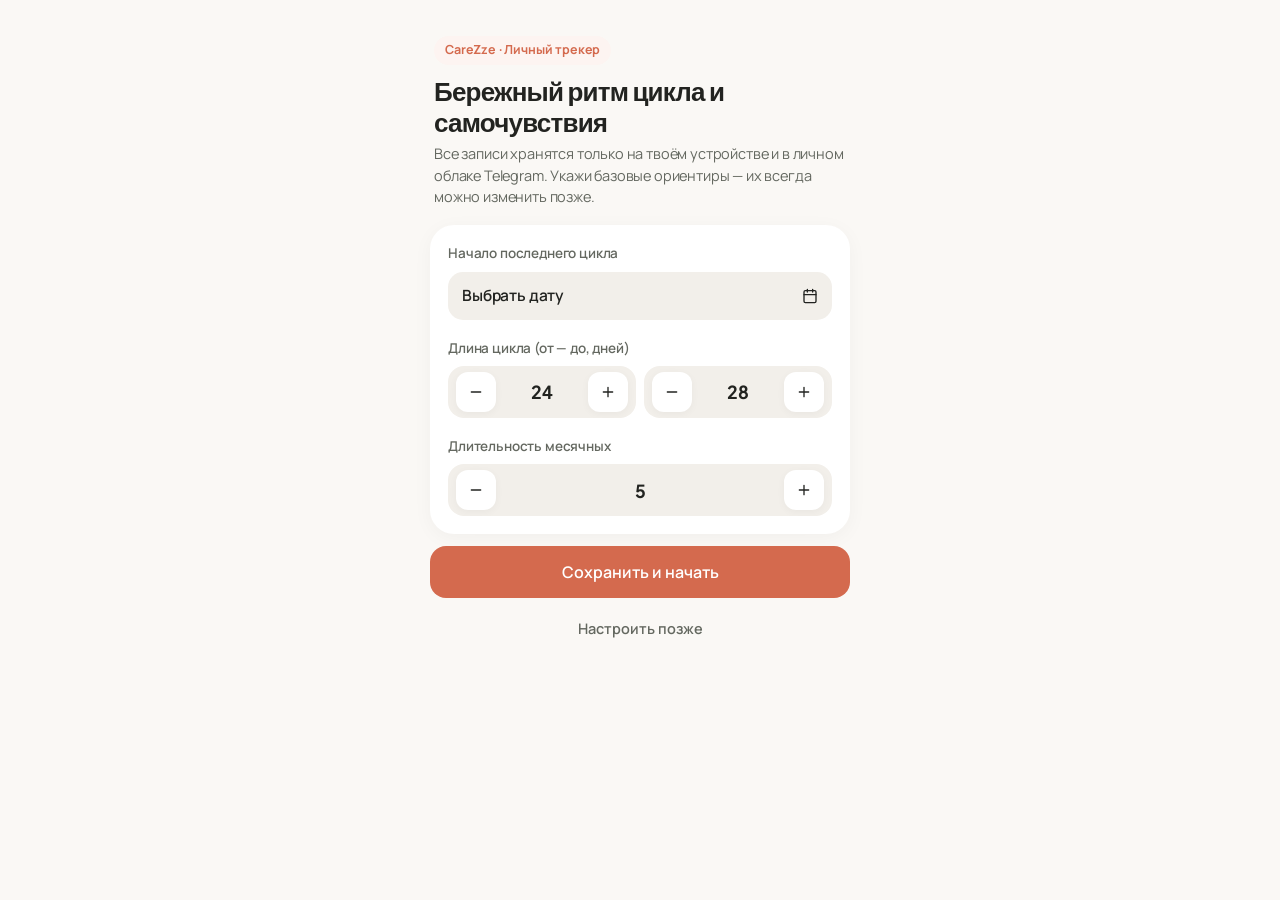
<file: index 2.html>
<!DOCTYPE html>
<html lang="ru">
<head>
  <meta charset="UTF-8" />
  <meta name="viewport" content="width=device-width, initial-scale=1.0, maximum-scale=1.0, user-scalable=no, viewport-fit=cover" />
  <title>CareZze</title>
  <link rel="preconnect" href="https://fonts.googleapis.com" />
  <link rel="preconnect" href="https://fonts.gstatic.com" crossorigin />
  <link href="https://fonts.googleapis.com/css2?family=Manrope:wght@400;500;600;700&family=Plus+Jakarta+Sans:wght@600;700&display=swap" rel="stylesheet" />
  <script src="https://telegram.org/js/telegram-web-app.js"></script>
  <style>
    :root {
      --bg: #FAF8F5;
      --surface: #FFFFFF;
      --surface-2: #F2EFEA;
      --ink: #222320;
      --ink-2: #646860;
      --ink-3: #9A9E96;
      --border: #E6E2DA;

      --accent: #D46A4E;
      --accent-bg: #F9E3DC;
      --accent-tint: #FDF4F1;

      --ovul: #5A7A68;
      --ovul-bg: #E2ECE6;
      --ovul-tint: #F3F8F5;

      --rose: #C8445E;
      --rose-solid: #D94865;
      --rose-bg: #FCE2E7;
      --rose-tint: #FFF3F5;

      --indigo: #5A7A68;
      --indigo-bg: #E2ECE6;
      --indigo-tint: #F3F8F5;

      --amber: #C98236;
      --amber-bg: #FBEBD8;
      --amber-tint: #FEF8F0;

      --ok: #2E8B57;

      --radius: 24px;
      --shadow: 0 6px 24px rgba(34, 35, 32, 0.045);
      --kb-offset: 0px;
    }

    * { box-sizing: border-box; -webkit-tap-highlight-color: transparent; margin: 0; padding: 0; }
    html, body {
      width: 100%;
      max-width: 100%;
      overflow-x: hidden;
      overscroll-behavior-y: none;
      touch-action: pan-y;
    }

    body.modal-open {
      position: fixed;
      left: 0;
      right: 0;
      width: 100%;
      overflow: hidden;
    }

    body {
      font-family: -apple-system, BlinkMacSystemFont, "SF Pro Text", "Manrope", sans-serif;
      background-color: var(--bg);
      color: var(--ink);
      font-size: 16.5px;
      line-height: 1.5;
      letter-spacing: -0.01em;
      word-wrap: break-word;
      overflow-wrap: break-word;
      -webkit-font-smoothing: antialiased;
      transition: background-color 0.35s ease, color 0.25s ease;
      padding-top: max(10px, env(safe-area-inset-top));
      padding-bottom: calc(96px + env(safe-area-inset-bottom) + var(--kb-offset));
    }

    body.keyboard-open .tab-bar {
      transform: translateY(120%);
      opacity: 0;
      pointer-events: none;
    }

    /* Somatic Ambient Glow */
    .ambient-glow {
      position: fixed;
      top: -110px;
      left: 50%;
      transform: translateX(-50%);
      width: 130vw;
      max-width: 560px;
      height: 290px;
      border-radius: 50%;
      background: radial-gradient(circle at 50% 30%, var(--accent-bg) 0%, transparent 72%);
      opacity: 0.36;
      filter: blur(34px);
      pointer-events: none;
      z-index: 0;
      transition: background 0.6s ease, opacity 0.4s ease;
    }
    .ambient-glow.phase-menstrual {
      background: radial-gradient(circle at 50% 35%, var(--rose-bg) 0%, transparent 72%);
    }
    .ambient-glow.phase-ovulation {
      background: radial-gradient(circle at 50% 35%, var(--ovul-bg) 0%, transparent 72%);
    }
    .ambient-glow.phase-luteal,
    .ambient-glow.phase-delay {
      background: radial-gradient(circle at 50% 35%, var(--amber-bg) 0%, transparent 72%);
    }
    body.dark-mode .ambient-glow {
      opacity: 0.14;
    }

    .ui-svg {
      width: 16px;
      height: 16px;
      stroke: currentColor;
      fill: none;
      stroke-width: 2;
      stroke-linecap: round;
      stroke-linejoin: round;
      flex-shrink: 0;
      vertical-align: middle;
    }
    .ui-svg-sm { width: 14px; height: 14px; }
    .ui-svg-fill { fill: currentColor; stroke: none; }

    .app {
      position: relative;
      z-index: 1;
      width: 100%;
      max-width: 440px;
      margin: 0 auto;
      padding: 6px 16px 28px;
    }

    .onboarding-overlay {
      position: fixed;
      inset: 0;
      background: var(--bg);
      z-index: 500;
      overflow-y: auto;
      padding: max(28px, env(safe-area-inset-top)) 20px max(28px, env(safe-area-inset-bottom));
      display: none;
    }
    .onboarding-overlay.active { display: block; }
    .onboarding-box { max-width: 420px; margin: 0 auto; }

    .stepper-row {
      display: flex;
      align-items: center;
      justify-content: space-between;
      width: 100%;
      min-width: 0;
      overflow: hidden;
      background: var(--surface-2);
      border-radius: 16px;
      padding: 6px 8px;
    }
    .stepper-btn {
      width: 40px;
      height: 40px;
      flex-shrink: 0;
      border-radius: 12px;
      border: none;
      background: var(--surface);
      color: var(--ink);
      font-size: 20px;
      font-weight: 600;
      cursor: pointer;
      box-shadow: 0 2px 8px rgba(0,0,0,0.04);
      display: inline-flex;
      align-items: center;
      justify-content: center;
      transition: transform 0.12s ease;
    }
    .stepper-btn:active { transform: scale(0.93); }
    .stepper-val {
      min-width: 0;
      text-align: center;
      font-family: -apple-system, BlinkMacSystemFont, "SF Pro Display", "Plus Jakarta Sans", sans-serif;
      font-size: 18px;
      font-weight: 700;
      font-variant-numeric: tabular-nums;
      color: var(--ink);
    }

    /* Native-feel Date Pill Wrapper */
    .date-pill-field {
      position: relative;
      width: 100%;
      min-width: 0;
      max-width: 100%;
      overflow: hidden;
      height: 48px;
      background: var(--surface-2);
      border-radius: 15px;
      padding: 0 14px;
      display: flex;
      align-items: center;
      justify-content: space-between;
      color: var(--ink);
      font-size: 15.5px;
      font-weight: 600;
    }
    .date-pill-field input[type="date"] {
      position: absolute;
      inset: 0;
      width: 100%;
      min-width: 0;
      max-width: 100%;
      height: 100%;
      opacity: 0;
      cursor: pointer;
    }

    /* Somatic Hero (No rigid box) */
    .hero-card {
      background: transparent;
      border: none;
      border-radius: 26px;
      padding: 4px 2px 16px;
      margin-bottom: 10px;
      box-shadow: none;
    }

    .date-bar {
      display: flex;
      justify-content: space-between;
      align-items: center;
      gap: 8px;
      margin-bottom: 16px;
    }
    .date-arrow {
      width: 38px;
      height: 38px;
      flex-shrink: 0;
      border-radius: 50%;
      border: none;
      background: rgba(255, 255, 255, 0.65);
      backdrop-filter: blur(12px);
      -webkit-backdrop-filter: blur(12px);
      color: var(--ink);
      cursor: pointer;
      display: flex;
      align-items: center;
      justify-content: center;
      box-shadow: 0 2px 10px rgba(0, 0, 0, 0.03);
    }
    body.dark-mode .date-arrow,
    body.dark-mode .date-center-btn {
      background: rgba(255, 255, 255, 0.08);
    }
    .date-arrow:active { transform: scale(0.94); }

    .date-center-btn {
      flex: 1;
      height: 38px;
      background: rgba(255, 255, 255, 0.65);
      backdrop-filter: blur(12px);
      -webkit-backdrop-filter: blur(12px);
      border: none;
      border-radius: 999px;
      color: var(--ink);
      font-family: inherit;
      font-size: 14.5px;
      font-weight: 600;
      cursor: pointer;
      display: inline-flex;
      align-items: center;
      justify-content: center;
      gap: 6px;
      padding: 0 14px;
      white-space: nowrap;
      box-shadow: 0 2px 10px rgba(0, 0, 0, 0.03);
    }

    .hero-main {
      display: flex;
      justify-content: space-between;
      align-items: flex-end;
      gap: 12px;
      margin-bottom: 14px;
      min-height: 58px;
    }
    .hero-day {
      font-family: -apple-system, BlinkMacSystemFont, "SF Pro Display", "Plus Jakarta Sans", sans-serif;
      font-size: 36px;
      font-weight: 700;
      letter-spacing: -0.035em;
      line-height: 1.05;
      font-variant-numeric: tabular-nums;
      white-space: nowrap;
    }
    .hero-day span { font-size: 18px; font-weight: 600; color: var(--ink-2); }
    .hero-phase {
      display: inline-block;
      font-size: 14.5px;
      font-weight: 700;
      color: var(--accent);
      margin-top: 6px;
      line-height: 1.25;
    }
    .hero-phase.is-delay { color: var(--amber); }
    .hero-phase.is-period { color: var(--rose); }
    .hero-phase.is-ovul { color: var(--ovul); }
    .hero-meta {
      text-align: right;
      font-size: 13px;
      font-weight: 500;
      color: var(--ink-2);
      line-height: 1.35;
      flex-shrink: 0;
    }

    .cycle-track {
      height: 6px;
      background: rgba(128, 128, 128, 0.14);
      border-radius: 999px;
      overflow: hidden;
    }
    .cycle-fill {
      height: 100%;
      background: var(--accent);
      border-radius: 999px;
      transition: width 0.35s ease, background-color 0.35s ease;
    }

    .period-strip { display: flex; gap: 8px; margin-top: 14px; }
    .btn-period-apple {
      width: 100%;
      height: 46px;
      border-radius: 16px;
      border: none;
      background: var(--rose-tint);
      color: var(--rose);
      font-family: inherit;
      font-size: 15px;
      font-weight: 700;
      cursor: pointer;
      display: flex;
      align-items: center;
      justify-content: center;
      gap: 7px;
      white-space: nowrap;
      box-shadow: 0 2px 10px rgba(217, 72, 101, 0.08);
      transition: all 0.2s ease;
    }
    .btn-period-apple.active {
      background: var(--rose-solid);
      color: #FFFFFF;
      box-shadow: 0 6px 18px rgba(217, 72, 101, 0.30);
    }

    /* Soft Organic Surfaces (No harsh borders) */
    .card {
      background: var(--surface);
      border: none;
      border-radius: var(--radius);
      padding: 18px;
      margin-bottom: 12px;
      box-shadow: var(--shadow);
    }
    .card.ai-highlight {
      background: linear-gradient(180deg, var(--indigo-tint) 0%, var(--surface) 55%);
    }
    .card-top {
      display: flex;
      justify-content: space-between;
      align-items: center;
      gap: 8px;
      margin-bottom: 14px;
    }
    .card-title {
      font-family: -apple-system, BlinkMacSystemFont, "SF Pro Display", "Plus Jakarta Sans", sans-serif;
      font-size: 17.5px;
      font-weight: 700;
      letter-spacing: -0.02em;
      line-height: 1.25;
    }
    .card-sub { font-size: 13px; color: var(--ink-2); flex-shrink: 0; white-space: nowrap; }

    .autosave-pill {
      display: inline-flex;
      align-items: center;
      gap: 5px;
      font-size: 12px;
      font-weight: 600;
      color: var(--ink-3);
      background: var(--surface-2);
      padding: 4px 10px;
      border-radius: 999px;
    }
    .autosave-dot {
      width: 6px;
      height: 6px;
      border-radius: 50%;
      background: var(--ok);
    }

    .profile-summary-pills { display: flex; flex-wrap: wrap; gap: 6px; }
    .profile-pill {
      background: var(--surface-2);
      color: var(--ink);
      padding: 6px 12px;
      border-radius: 999px;
      font-size: 13.5px;
      font-weight: 600;
    }

    .theme-list { display: flex; flex-direction: column; gap: 8px; }
    .theme-option {
      width: 100%;
      background: var(--surface-2);
      border: 1.5px solid transparent;
      border-radius: 16px;
      padding: 13px 14px;
      display: flex;
      align-items: center;
      justify-content: space-between;
      gap: 12px;
      cursor: pointer;
      font-family: inherit;
      color: var(--ink);
      text-align: left;
      transition: border-color 0.18s ease, background-color 0.18s ease;
    }
    .theme-option.active { background: var(--accent-tint); border-color: var(--accent); }
    .theme-option-left { display: flex; align-items: center; gap: 12px; }
    .theme-dots { display: flex; gap: 4px; flex-shrink: 0; }
    .theme-dot { width: 14px; height: 14px; border-radius: 50%; border: 1px solid rgba(0, 0, 0, 0.08); }
    .theme-option-name { font-size: 15px; font-weight: 700; }
    .theme-option-check { color: var(--accent); display: inline-flex; align-items: center; }

    .saved-card {
      background: var(--surface);
      border: none;
      border-radius: var(--radius);
      padding: 18px;
      margin-bottom: 12px;
      box-shadow: var(--shadow);
    }
    .saved-header { display: flex; justify-content: space-between; align-items: center; gap: 10px; }
    .saved-badge { display: inline-flex; align-items: center; gap: 6px; font-size: 16px; font-weight: 700; color: var(--accent); white-space: nowrap; }
    .btn-edit-small {
      background: var(--surface-2);
      border: none;
      color: var(--ink);
      padding: 8px 14px;
      border-radius: 999px;
      font-family: inherit;
      font-size: 13.5px;
      font-weight: 600;
      cursor: pointer;
      white-space: nowrap;
    }
    .saved-metrics-row { display: grid; grid-template-columns: repeat(4, 1fr); gap: 6px; margin-top: 14px; }
    .saved-metric-pill { background: var(--surface-2); border-radius: 14px; padding: 9px 6px; text-align: center; }
    .saved-metric-pill span { display: block; font-size: 12px; color: var(--ink-2); white-space: nowrap; }
    .saved-metric-pill strong {
      font-family: -apple-system, BlinkMacSystemFont, "SF Pro Display", "Plus Jakarta Sans", sans-serif;
      font-size: 17px;
      font-weight: 700;
      color: var(--ink);
    }
    .saved-watch-row {
      display: flex;
      gap: 6px;
      flex-wrap: wrap;
      margin-top: 10px;
      font-size: 13px;
      font-weight: 600;
      color: var(--ink-2);
    }
    .saved-watch-pill {
      background: var(--surface-2);
      padding: 5px 11px;
      border-radius: 999px;
      display: inline-flex;
      align-items: center;
      gap: 5px;
    }
    .saved-cta-row {
      margin-top: 14px;
      padding-top: 12px;
      border-top: 1px solid var(--border);
      display: flex;
      justify-content: space-between;
      align-items: center;
    }
    .link-btn {
      background: none;
      border: none;
      color: var(--accent);
      font-family: inherit;
      font-size: 15px;
      font-weight: 600;
      cursor: pointer;
      display: inline-flex;
      align-items: center;
      gap: 4px;
      white-space: nowrap;
    }

    .cc-group { display: flex; flex-direction: column; gap: 9px; }
    .cc-slider {
      position: relative;
      height: 52px;
      background: var(--surface-2);
      border-radius: 16px;
      overflow: hidden;
      cursor: pointer;
      user-select: none;
      touch-action: pan-y;
      display: flex;
      align-items: center;
      justify-content: space-between;
      padding: 0 18px;
    }
    .cc-slider.compact { height: 46px; border-radius: 14px; padding: 0 14px; }
    .cc-fill {
      position: absolute;
      top: 0; left: 0; bottom: 0;
      pointer-events: none;
      will-change: width;
      transition: width 0.14s cubic-bezier(0.22, 1, 0.36, 1);
    }
    .cc-slider.is-dragging .cc-fill { transition: none; }
    .cc-steps-grid {
      position: absolute;
      inset: 0;
      display: grid;
      grid-template-columns: repeat(5, 1fr);
      pointer-events: none;
      z-index: 1;
    }
    .cc-steps-grid span { border-right: 1px solid rgba(128, 128, 128, 0.10); height: 100%; }
    .cc-steps-grid span:last-child { border-right: none; }
    .cc-label { position: relative; z-index: 2; font-size: 15.5px; font-weight: 600; color: var(--ink); white-space: nowrap; }
    .cc-value {
      position: relative;
      z-index: 2;
      font-family: -apple-system, BlinkMacSystemFont, "SF Pro Display", "Plus Jakarta Sans", sans-serif;
      font-size: 17px;
      font-weight: 700;
      font-variant-numeric: tabular-nums;
      color: var(--ink);
    }
    .cc-value.is-zero { color: var(--ink-3); font-weight: 600; }

    .emotion-sliders-stack { display: flex; flex-direction: column; gap: 8px; }

    .grid-2 { display: grid; grid-template-columns: repeat(2, minmax(0, 1fr)); gap: 8px; }
    .grid-3 { display: grid; grid-template-columns: repeat(3, minmax(0, 1fr)); gap: 6px; }
    .choice-btn {
      background: var(--surface-2);
      border: 1.5px solid transparent;
      color: var(--ink);
      padding: 11px 10px;
      border-radius: 14px;
      font-family: inherit;
      font-size: 13.5px;
      font-weight: 600;
      text-align: center;
      cursor: pointer;
      line-height: 1.2;
      min-height: 46px;
      display: inline-flex;
      align-items: center;
      justify-content: center;
      gap: 6px;
      min-width: 0;
      max-width: 100%;
      overflow: hidden;
      text-overflow: ellipsis;
      white-space: nowrap;
      letter-spacing: -0.02em;
    }
    .choice-btn.active { background: var(--accent-tint); border-color: var(--accent); color: var(--accent); }
    .choice-btn.active-rose { background: var(--rose-tint); border-color: var(--rose); color: var(--rose); }
    .choice-btn.active-ovul { background: var(--ovul-tint); border-color: var(--ovul); color: var(--ovul); }

    .solo-counter-wrap { display: inline-flex; align-items: center; gap: 6px; }
    .icon-stealth-btn {
      min-width: 52px;
      height: 46px;
      padding: 0 12px;
      border-radius: 14px;
      background: var(--surface-2);
      border: 1.5px solid transparent;
      color: var(--ink-2);
      font-family: inherit;
      font-size: 14px;
      font-weight: 700;
      cursor: pointer;
      display: inline-flex;
      align-items: center;
      justify-content: center;
      gap: 5px;
      font-variant-numeric: tabular-nums;
      transition: all 0.15s ease;
    }
    .icon-stealth-btn.active { background: var(--indigo-tint); border-color: var(--indigo); color: var(--indigo); }
    .icon-stealth-btn.active-rose { background: var(--rose-tint); border-color: var(--rose); color: var(--rose); }
    .solo-reset-mini {
      width: 34px;
      height: 46px;
      border-radius: 12px;
      background: var(--surface-2);
      border: 1.5px solid transparent;
      color: var(--ink-2);
      cursor: pointer;
      display: inline-flex;
      align-items: center;
      justify-content: center;
    }
    .solo-reset-mini:active { background: var(--rose-tint); color: var(--rose); }

    .drops-row { display: inline-flex; align-items: center; gap: 2px; }

    .sub-section-header { display: flex; justify-content: space-between; align-items: center; margin: 16px 0 8px; }
    .field-label { font-size: 13.5px; font-weight: 600; color: var(--ink-2); }

    .accordion {
      background: var(--surface);
      border: none;
      border-radius: var(--radius);
      margin-bottom: 12px;
      overflow: hidden;
      box-shadow: var(--shadow);
    }
    .accordion-header {
      width: 100%;
      background: none;
      border: none;
      padding: 16px 18px;
      display: flex;
      justify-content: space-between;
      align-items: center;
      gap: 12px;
      color: var(--ink);
      font-family: -apple-system, BlinkMacSystemFont, "SF Pro Display", "Plus Jakarta Sans", sans-serif;
      font-size: 17px;
      font-weight: 700;
      cursor: pointer;
      text-align: left;
    }
    .accordion-summary {
      font-family: inherit;
      font-size: 13.5px;
      font-weight: 500;
      color: var(--accent);
      margin-top: 3px;
      line-height: 1.35;
    }
    .accordion-chevron { color: var(--ink-3); flex-shrink: 0; transition: transform 0.2s ease; display: inline-flex; align-items: center; }
    .accordion.open .accordion-chevron { transform: rotate(180deg); }
    .accordion-body { display: none; padding: 6px 18px 18px; border-top: 1px solid var(--border); }
    .accordion.open .accordion-body { display: block; }

    .chip-grid { display: grid; grid-template-columns: repeat(2, minmax(0, 1fr)); gap: 8px; }
    .chip-grid-3 { display: grid; grid-template-columns: repeat(3, minmax(0, 1fr)); gap: 6px; }
    .chip {
      background: var(--surface-2);
      border: 1.5px solid transparent;
      color: var(--ink);
      padding: 10px 8px;
      border-radius: 14px;
      font-family: inherit;
      font-size: 13.5px;
      font-weight: 600;
      line-height: 1.22;
      min-height: 44px;
      display: flex;
      align-items: center;
      justify-content: center;
      text-align: center;
      cursor: pointer;
      letter-spacing: -0.015em;
    }
    .chip.active { background: var(--accent-tint); border-color: var(--accent); color: var(--accent); }
    .chip.active-rose { background: var(--rose-tint); border-color: var(--rose); color: var(--rose); }

    .btn-primary {
      width: 100%;
      height: 52px;
      background: var(--ink);
      color: var(--bg);
      border: none;
      border-radius: 16px;
      font-family: inherit;
      font-size: 16px;
      font-weight: 600;
      cursor: pointer;
      white-space: nowrap;
    }
    .btn-primary:active { opacity: 0.85; }

    .btn-accent {
      width: 100%;
      height: 52px;
      background: var(--accent);
      color: #FFFFFF;
      border: none;
      border-radius: 16px;
      font-family: inherit;
      font-size: 16px;
      font-weight: 600;
      cursor: pointer;
      white-space: nowrap;
    }

    .btn-indigo {
      width: 100%;
      height: 50px;
      background: var(--accent);
      color: #FFFFFF;
      border: none;
      border-radius: 15px;
      font-family: inherit;
      font-size: 15.5px;
      font-weight: 600;
      cursor: pointer;
      display: inline-flex;
      align-items: center;
      justify-content: center;
      gap: 6px;
      white-space: nowrap;
    }
    .btn-indigo:disabled { opacity: 0.72; cursor: wait; }

    .btn-soft {
      background: var(--surface-2);
      color: var(--ink);
      border: none;
      padding: 13px 14px;
      border-radius: 14px;
      font-family: inherit;
      font-size: 14.5px;
      font-weight: 600;
      cursor: pointer;
      white-space: nowrap;
    }
    .btn-danger-soft {
      background: var(--rose-tint);
      color: var(--rose);
      border: none;
      padding: 13px 14px;
      border-radius: 14px;
      font-family: inherit;
      font-size: 14.5px;
      font-weight: 600;
      cursor: pointer;
      white-space: nowrap;
    }

    input[type="date"],
    input[type="number"],
    input[type="text"],
    input[type="password"],
    textarea {
      width: 100%;
      background: var(--surface-2);
      border: 1.5px solid transparent;
      color: var(--ink);
      -webkit-text-fill-color: var(--ink);
      caret-color: var(--ink);
      border-radius: 14px;
      padding: 12px 14px;
      font-size: 16.5px;
      font-family: inherit;
      line-height: 1.45;
      outline: none;
      transition: border-color 0.18s ease, background-color 0.18s ease;
    }
    textarea { resize: none; min-height: 86px; }
    input:focus, textarea:focus { border-color: var(--accent); background: var(--surface); caret-color: var(--ink); }

    /* Segmented Control for Combined Analytics Tab */
    .ios-segmented {
      display: grid;
      grid-template-columns: 1fr 1fr;
      background: var(--surface-2);
      padding: 4px;
      border-radius: 14px;
      margin-bottom: 14px;
    }
    .ios-seg-btn {
      height: 36px;
      border: none;
      border-radius: 11px;
      background: transparent;
      color: var(--ink-2);
      font-family: inherit;
      font-size: 14px;
      font-weight: 600;
      cursor: pointer;
      transition: all 0.2s ease;
    }
    .ios-seg-btn.active {
      background: var(--surface);
      color: var(--ink);
      box-shadow: 0 2px 8px rgba(0, 0, 0, 0.06);
    }

    .ai-chat-thread {
      display: flex;
      flex-direction: column;
      gap: 10px;
      margin-bottom: 12px;
    }
    .ai-msg-bubble {
      padding: 12px 15px;
      border-radius: 16px;
      font-size: 15px;
      line-height: 1.55;
      white-space: pre-line;
      word-break: break-word;
    }
    .ai-msg-bubble.is-user {
      align-self: flex-end;
      max-width: 88%;
      background: var(--surface-2);
      border: 1px solid var(--border);
      color: var(--ink);
      border-bottom-right-radius: 6px;
    }
    .ai-msg-bubble.is-ai {
      align-self: stretch;
      background: var(--indigo-tint);
      color: var(--ink);
      border-bottom-left-radius: 6px;
    }
    .ai-chat-reply {
      margin-top: 12px;
      padding: 14px 16px;
      border-radius: 16px;
      background: var(--indigo-tint);
      color: var(--ink);
      font-size: 15.5px;
      line-height: 1.55;
      white-space: pre-line;
    }

    /* Profile additional notes rows */
    .profile-notes-list {
      display: flex;
      flex-direction: column;
      gap: 8px;
      margin-bottom: 8px;
    }
    .profile-note-row {
      display: flex;
      align-items: center;
      justify-content: space-between;
      gap: 8px;
      padding: 10px 12px;
      border-radius: 14px;
      background: var(--surface-2);
      border: 1px solid var(--border);
    }
    .profile-note-text {
      flex: 1;
      font-size: 14.5px;
      line-height: 1.4;
      color: var(--ink);
      word-break: break-word;
    }
    .profile-note-edit-input {
      flex: 1;
      height: 36px !important;
      padding: 0 10px !important;
      font-size: 14.5px !important;
      border-radius: 10px !important;
    }
    .profile-note-actions {
      display: inline-flex;
      align-items: center;
      gap: 4px;
      flex-shrink: 0;
    }
    .profile-note-icon-btn {
      width: 30px;
      height: 30px;
      border: none;
      border-radius: 10px;
      background: transparent;
      color: var(--ink-2);
      display: inline-flex;
      align-items: center;
      justify-content: center;
      cursor: pointer;
      padding: 0;
    }
    .profile-note-icon-btn:active {
      background: rgba(128, 128, 128, 0.14);
    }
    .profile-note-icon-btn.is-save {
      color: var(--ok);
    }
    .profile-note-icon-btn.is-del {
      color: var(--rose);
    }
    .profile-note-add-row {
      display: flex;
      gap: 8px;
      align-items: center;
    }

    .protocol-stack { display: flex; flex-direction: column; gap: 10px; }
    .protocol-item { background: var(--surface-2); border-radius: 18px; padding: 14px 16px; }
    .protocol-badge {
      display: inline-block;
      font-size: 11.5px;
      font-weight: 700;
      letter-spacing: 0.04em;
      text-transform: uppercase;
      padding: 3px 9px;
      border-radius: 999px;
      margin-bottom: 6px;
    }
    .badge-gyn { background: var(--accent-bg); color: var(--accent); }
    .badge-psy { background: var(--indigo-bg); color: var(--indigo); }
    .badge-hist { background: var(--rose-bg); color: var(--rose); }
    .badge-steps { background: var(--amber-bg); color: var(--amber); }

    .protocol-title { font-size: 16px; font-weight: 700; color: var(--ink); margin-bottom: 4px; line-height: 1.3; }
    .protocol-text { font-size: 15.5px; line-height: 1.55; color: var(--ink-2); }

    .step-list { display: flex; flex-direction: column; gap: 9px; margin-top: 6px; }
    .step-row { display: flex; gap: 10px; align-items: flex-start; font-size: 15px; line-height: 1.5; color: var(--ink-2); }
    .step-num {
      width: 24px;
      height: 24px;
      flex-shrink: 0;
      border-radius: 999px;
      background: var(--surface);
      color: var(--ink);
      font-size: 12.5px;
      font-weight: 700;
      display: inline-flex;
      align-items: center;
      justify-content: center;
      margin-top: 1px;
    }

    .tip-action-card {
      background: var(--surface-2);
      border-radius: 16px;
      padding: 14px;
      display: flex;
      justify-content: space-between;
      align-items: center;
      gap: 10px;
      margin-bottom: 8px;
    }
    .tip-action-title { font-size: 15.5px; font-weight: 600; color: var(--ink); line-height: 1.35; }
    .tip-action-sub { font-size: 13.5px; color: var(--ink-2); margin-top: 3px; line-height: 1.42; }
    .tip-action-btns { display: flex; align-items: center; gap: 6px; flex-shrink: 0; }
    .btn-helped-toggle {
      flex-shrink: 0;
      padding: 9px 12px;
      border-radius: 12px;
      border: none;
      background: var(--surface);
      color: var(--ink);
      font-family: inherit;
      font-size: 13.5px;
      font-weight: 600;
      cursor: pointer;
      white-space: nowrap;
      display: inline-flex;
      align-items: center;
      gap: 5px;
    }
    .btn-helped-toggle.checked { background: var(--accent); color: #FFFFFF; }
    .btn-tip-del {
      width: 34px;
      height: 36px;
      border-radius: 12px;
      border: none;
      background: var(--surface);
      color: var(--ink-2);
      cursor: pointer;
      display: inline-flex;
      align-items: center;
      justify-content: center;
      flex-shrink: 0;
    }
    .btn-tip-del:active { background: var(--rose-tint); color: var(--rose); }

    .med-list { display: flex; flex-direction: column; gap: 8px; margin-top: 12px; }
    .med-item {
      display: flex;
      align-items: center;
      justify-content: space-between;
      gap: 10px;
      background: var(--surface-2);
      border-radius: 14px;
      padding: 12px 14px;
    }
    .med-item-info { display: flex; flex-direction: column; gap: 2px; }
    .med-item-name { font-size: 15px; font-weight: 700; color: var(--ink); }
    .med-item-time { font-size: 13px; color: var(--ink-2); font-variant-numeric: tabular-nums; }
    .med-del-btn {
      width: 32px;
      height: 32px;
      border-radius: 10px;
      border: none;
      background: var(--surface);
      color: var(--ink-2);
      cursor: pointer;
      display: inline-flex;
      align-items: center;
      justify-content: center;
      flex-shrink: 0;
    }
    .med-del-btn:active { background: var(--rose-tint); color: var(--rose); }

    .modal-backdrop {
      position: fixed;
      top: 0;
      left: 0;
      right: 0;
      bottom: 0;
      width: 100%;
      height: 100vh;
      height: 100dvh;
      background: rgba(24, 18, 16, 0.45);
      backdrop-filter: blur(6px);
      -webkit-backdrop-filter: blur(6px);
      z-index: 200;
      display: none;
      align-items: flex-end;
      justify-content: center;
      padding: 12px;
      padding-bottom: max(16px, env(safe-area-inset-bottom));
      overflow: hidden;
      overscroll-behavior: none;
      touch-action: none;
    }
    .modal-backdrop.open { display: flex; }
    .modal-sheet {
      position: relative;
      width: 100%;
      max-width: 430px;
      background: var(--surface);
      border-radius: 28px;
      padding: 14px 20px 20px;
      box-shadow: 0 20px 50px rgba(0, 0, 0, 0.25);
      max-height: calc(100vh - 40px - var(--kb-offset));
      max-height: calc(100dvh - max(24px, env(safe-area-inset-top)) - 16px - var(--kb-offset));
      overflow-y: auto;
      overflow-x: hidden;
      overscroll-behavior: contain;
      -webkit-overflow-scrolling: touch;
      touch-action: pan-y;
    }
    .sheet-grabber {
      width: 38px;
      height: 4px;
      border-radius: 999px;
      background: var(--border);
      margin: 0 auto 14px;
    }

    .cal-header { display: flex; justify-content: space-between; align-items: center; margin-bottom: 16px; }
    .cal-month-title { font-size: 18px; font-weight: 700; text-transform: capitalize; }
    .cal-weekdays { display: grid; grid-template-columns: repeat(7, 1fr); text-align: center; font-size: 12.5px; font-weight: 600; color: var(--ink-3); margin-bottom: 8px; }
    .cal-grid { display: grid; grid-template-columns: repeat(7, 1fr); gap: 6px; }
    .cal-cell {
      aspect-ratio: 1;
      border-radius: 14px;
      border: 1.5px solid transparent;
      background: var(--surface-2);
      color: var(--ink);
      font-family: inherit;
      font-size: 14.5px;
      font-weight: 600;
      display: flex;
      flex-direction: column;
      align-items: center;
      justify-content: center;
      position: relative;
      cursor: pointer;
    }
    .cal-cell.empty { background: transparent; cursor: default; }
    .cal-cell.is-period { background: var(--rose-solid); color: #FFFFFF; }
    .cal-cell.is-cycle-start { box-shadow: inset 0 0 0 2px #FFFFFF; }
    .cal-cell.is-predicted-period { background: var(--rose-tint); color: var(--rose); border: 1.5px dashed var(--rose); }
    .cal-cell.is-ovulation { background: var(--ovul-tint); color: var(--ovul); }
    .cal-cell.is-predicted-ovulation { background: var(--ovul-tint); color: var(--ovul); border: 1.5px dashed var(--ovul); }
    .cal-cell.is-today { box-shadow: inset 0 0 0 2px var(--ink); }
    .cal-cell.is-selected { outline: 2.5px solid var(--accent); outline-offset: 1px; }
    .cal-dot { width: 4px; height: 4px; border-radius: 50%; background: currentColor; position: absolute; bottom: 4px; opacity: 0.85; }
    .cal-legend { display: flex; justify-content: center; flex-wrap: wrap; gap: 12px; font-size: 12.5px; color: var(--ink-2); margin-top: 14px; }
    .cal-legend-item { display: inline-flex; align-items: center; gap: 5px; }
    .cal-actions { display: grid; grid-template-columns: 1fr 1fr; gap: 8px; margin-top: 16px; }

    .filter-row {
      display: flex;
      gap: 6px;
      overflow-x: auto;
      padding-bottom: 4px;
      margin-bottom: 10px;
      scrollbar-width: none;
    }
    .filter-row::-webkit-scrollbar { display: none; }
    .filter-pill {
      background: var(--surface-2);
      border: none;
      color: var(--ink-2);
      padding: 8px 14px;
      border-radius: 999px;
      font-family: inherit;
      font-size: 13.5px;
      font-weight: 600;
      cursor: pointer;
      white-space: nowrap;
    }
    .filter-pill.active { background: var(--ink); color: var(--bg); }

    .chart-wrap {
      background: var(--bg);
      border-radius: 18px;
      padding: 10px 4px 6px;
      overflow: hidden;
    }
    .chart-scroll-viewport {
      width: 100%;
      overflow-x: auto;
      overflow-y: hidden;
      -webkit-overflow-scrolling: touch;
      scrollbar-width: none;
    }
    .chart-scroll-viewport::-webkit-scrollbar { display: none; }

    .legend-item { display: inline-flex; align-items: center; gap: 5px; font-weight: 600; }

    .inspector-box {
      margin-top: 12px;
      padding: 14px 16px;
      background: var(--surface-2);
      border-radius: 14px;
      font-size: 14.5px;
      line-height: 1.5;
      color: var(--ink-2);
    }

    .breath-desc {
      font-size: 14.5px;
      color: var(--ink-2);
      line-height: 1.48;
      margin-bottom: 6px;
    }

    /* Organic Breathing Sphere in SOS */
    .flower-stage { display: flex; flex-direction: column; align-items: center; padding: 18px 10px 12px; }
    .flower-viewport { position: relative; width: 224px; height: 224px; display: flex; align-items: center; justify-content: center; }
    .flower-motion {
      width: 164px;
      height: 164px;
      border-radius: 50%;
      position: relative;
      display: flex;
      align-items: center;
      justify-content: center;
      background: radial-gradient(circle at 35% 30%, var(--accent-bg) 0%, var(--indigo-bg) 72%, transparent 100%);
      box-shadow:
        0 0 0 18px var(--accent-tint),
        0 0 38px var(--accent-bg);
      will-change: transform, box-shadow;
      transform: translate3d(0, 0, 0) scale(0.84);
      transition-property: transform, box-shadow;
      transition-timing-function: cubic-bezier(0.37, 0, 0.63, 1);
      transition-duration: 3.6s;
    }
    .flower-motion::before {
      content: "";
      position: absolute;
      inset: 14px;
      border-radius: 50%;
      background: var(--surface);
      opacity: 0.78;
    }
    .flower-motion.phase-inhale {
      transform: translate3d(0, 0, 0) scale(1.16);
      box-shadow: 0 0 0 26px var(--accent-tint), 0 0 54px var(--accent-bg);
    }
    .flower-motion.phase-topup {
      transform: translate3d(0, 0, 0) scale(1.24);
      box-shadow: 0 0 0 32px var(--accent-tint), 0 0 64px var(--accent-bg);
    }
    .flower-motion.phase-hold-in {
      transform: translate3d(0, 0, 0) scale(1.18);
      box-shadow: 0 0 0 28px var(--indigo-tint), 0 0 52px var(--indigo-bg);
    }
    .flower-motion.phase-exhale {
      transform: translate3d(0, 0, 0) scale(0.84);
      box-shadow: 0 0 0 14px var(--accent-tint), 0 0 28px var(--accent-bg);
    }
    .flower-motion.phase-hold-out {
      transform: translate3d(0, 0, 0) scale(0.80);
      box-shadow: 0 0 0 10px var(--accent-tint), 0 0 22px var(--accent-bg);
    }

    .flower-prompt {
      position: absolute;
      inset: 0;
      display: flex;
      flex-direction: column;
      align-items: center;
      justify-content: center;
      text-align: center;
      font-size: 16px;
      font-weight: 700;
      color: var(--ink);
      padding: 28px;
      pointer-events: none;
    }
    .flower-subprompt {
      font-size: 14px;
      font-weight: 700;
      color: var(--accent);
      margin-top: 2px;
      font-variant-numeric: tabular-nums;
    }

    /* Docked iOS Frosted Tab Bar (4 Tabs) */
    .tab-bar {
      position: fixed;
      bottom: 0;
      left: 0;
      right: 0;
      background: rgba(250, 248, 245, 0.84);
      backdrop-filter: blur(24px);
      -webkit-backdrop-filter: blur(24px);
      border-top: 0.5px solid var(--border);
      display: grid;
      grid-template-columns: repeat(4, 1fr);
      padding: 8px 8px calc(8px + env(safe-area-inset-bottom));
      z-index: 100;
      transition: transform 0.2s ease, opacity 0.2s ease;
    }
    body.dark-mode .tab-bar {
      background: color-mix(in srgb, var(--bg) 84%, transparent);
    }
    .tab-item {
      background: none;
      border: none;
      color: var(--ink-3);
      font-family: inherit;
      font-size: 11px;
      font-weight: 600;
      display: flex;
      flex-direction: column;
      align-items: center;
      justify-content: center;
      gap: 3px;
      padding: 4px 2px;
      cursor: pointer;
      white-space: nowrap;
    }
    .tab-item.active { color: var(--accent); }
    .tab-item.sos-tab { color: var(--rose); opacity: 0.78; }
    .tab-item.sos-tab.active { color: var(--rose); opacity: 1; }
    .tab-item svg { width: 22px; height: 22px; stroke: currentColor; fill: none; stroke-width: 2; stroke-linecap: round; stroke-linejoin: round; }

    .view { display: none; }
    .view.active { display: block; }

    .toast {
      position: fixed;
      top: max(16px, env(safe-area-inset-top));
      left: 50%;
      transform: translateX(-50%);
      background: var(--ink);
      color: var(--bg);
      padding: 10px 20px;
      border-radius: 999px;
      font-size: 14px;
      font-weight: 600;
      z-index: 999;
      opacity: 0;
      pointer-events: none;
      transition: opacity 0.2s ease;
      white-space: nowrap;
    }
    .toast.show { opacity: 1; }

    /* Somatic Today Screen (Variant B) */
    .today-topbar {
      display: flex;
      align-items: center;
      justify-content: space-between;
      gap: 8px;
      margin-bottom: 14px;
    }
    .today-date-nav {
      display: inline-flex;
      align-items: center;
      gap: 5px;
      min-width: 0;
    }
    .today-date-nav .date-arrow {
      width: 32px;
      height: 32px;
    }
    .today-date-nav .date-center-btn {
      height: 32px;
      font-size: 13.5px;
      padding: 0 11px;
    }
    .today-save-status {
      font-size: 12px;
      font-weight: 600;
      color: var(--ink-3);
      white-space: nowrap;
      flex-shrink: 0;
      transition: color 0.2s ease, opacity 0.2s ease;
    }
    .today-save-status.is-saving {
      color: var(--accent);
    }

    /* Onboarding welcome header */
    .ob-header {
      padding: 8px 4px 18px;
    }
    .ob-badge {
      display: inline-flex;
      align-items: center;
      gap: 6px;
      padding: 5px 11px;
      border-radius: 999px;
      background: var(--accent-tint);
      color: var(--accent);
      font-size: 12.5px;
      font-weight: 700;
      margin-bottom: 10px;
    }
    .ob-title {
      font-family: -apple-system, BlinkMacSystemFont, "SF Pro Display", "Plus Jakarta Sans", sans-serif;
      font-size: 26px;
      font-weight: 700;
      letter-spacing: -0.03em;
      color: var(--ink);
      line-height: 1.2;
      margin-bottom: 6px;
    }
    .ob-sub {
      font-size: 14.5px;
      line-height: 1.48;
      color: var(--ink-2);
    }
    .btn-ghost-sub {
      width: 100%;
      height: 44px;
      margin-top: 8px;
      border: none;
      border-radius: 16px;
      background: transparent;
      color: var(--ink-2);
      font-family: inherit;
      font-size: 14.5px;
      font-weight: 600;
      cursor: pointer;
    }
    .btn-ghost-sub:active {
      background: var(--surface-2);
    }

    .somatic-hero {
      text-align: center;
      padding: 6px 4px 16px;
    }
    .hero-day-giant {
      display: flex;
      align-items: baseline;
      justify-content: center;
      gap: 7px;
      line-height: 1;
      margin-bottom: 6px;
    }
    .hero-day-num {
      font-family: -apple-system, BlinkMacSystemFont, "SF Pro Display", "Plus Jakarta Sans", sans-serif;
      font-size: 54px;
      font-weight: 700;
      letter-spacing: -0.04em;
      color: var(--ink);
      font-variant-numeric: tabular-nums;
    }
    .hero-day-unit {
      font-size: 19px;
      font-weight: 600;
      color: var(--ink-2);
    }
    .hero-phase-status {
      font-size: 13.5px;
      font-weight: 600;
      color: var(--ink-2);
      margin-bottom: 12px;
      line-height: 1.35;
    }
    .cycle-segments {
      display: flex;
      align-items: center;
      justify-content: center;
      gap: 3px;
      max-width: 310px;
      height: 10px;
      margin: 0 auto;
      padding: 0 2px;
    }
    .cycle-segments.is-dense {
      gap: 2px;
      max-width: 330px;
    }
    .cycle-seg {
      flex: 1 1 0;
      min-width: 3px;
      height: 5px;
      border-radius: 999px;
      background: var(--border);
      transition: background-color 0.25s ease, height 0.2s ease, opacity 0.2s ease;
    }
    .cycle-seg.is-current {
      height: 9px;
    }
    .cycle-seg.seg-period {
      background: var(--rose-solid);
    }
    .cycle-seg.seg-normal {
      background: var(--accent);
      opacity: 0.42;
    }
    .cycle-seg.seg-normal.is-current {
      opacity: 0.95;
    }
    .cycle-seg.seg-ovul {
      background: var(--ovul);
    }
    .cycle-seg.seg-delay {
      background: var(--amber);
    }

    /* 2x2 Metric Cards (Direct 1-tap scale 1..5, tap active to reset) */
    .metrics-grid-2x2 {
      display: grid;
      grid-template-columns: repeat(2, minmax(0, 1fr));
      gap: 10px;
      margin-bottom: 12px;
    }
    .metric-tile {
      position: relative;
      background: var(--surface);
      border: 1px solid var(--border);
      border-radius: 20px;
      padding: 13px 13px 12px;
      display: flex;
      flex-direction: column;
      justify-content: space-between;
      gap: 10px;
      box-shadow: 0 2px 10px rgba(34, 35, 32, 0.03);
      user-select: none;
      transition: border-color 0.2s ease, background-color 0.2s ease;
    }
    .metric-tile.has-val[data-key="energy"] { border-color: var(--indigo-bg); background: var(--indigo-tint); }
    .metric-tile.has-val[data-key="pain"] { border-color: var(--rose-bg); background: var(--rose-tint); }
    .metric-tile.has-val[data-key="libido"] { border-color: var(--amber-bg); background: var(--amber-tint); }
    .metric-tile.has-val[data-key="stress"] { border-color: var(--rose-bg); background: var(--rose-tint); }

    .metric-tile-header {
      display: flex;
      align-items: flex-start;
      justify-content: space-between;
      gap: 6px;
      cursor: pointer;
    }
    .metric-tile-id {
      display: flex;
      align-items: center;
      gap: 6px;
      min-width: 0;
    }
    .metric-tile-icon {
      width: 20px;
      height: 20px;
      display: inline-flex;
      align-items: center;
      justify-content: center;
      color: var(--ink-3);
      flex-shrink: 0;
      transition: color 0.2s ease;
    }
    .metric-tile.has-val[data-key="energy"] .metric-tile-icon { color: var(--indigo); }
    .metric-tile.has-val[data-key="pain"] .metric-tile-icon { color: var(--rose); }
    .metric-tile.has-val[data-key="libido"] .metric-tile-icon { color: var(--amber); }
    .metric-tile.has-val[data-key="stress"] .metric-tile-icon { color: var(--rose); }

    .metric-tile-title {
      font-size: 14.5px;
      font-weight: 700;
      color: var(--ink);
      line-height: 1.2;
      letter-spacing: -0.015em;
    }
    .metric-tile-score {
      font-family: -apple-system, BlinkMacSystemFont, "SF Pro Display", "Plus Jakarta Sans", sans-serif;
      font-size: 16px;
      font-weight: 700;
      font-variant-numeric: tabular-nums;
      color: var(--ink-3);
      line-height: 1.1;
      flex-shrink: 0;
    }
    .metric-tile.has-val .metric-tile-score {
      color: var(--ink);
    }
    .metric-tile-score small {
      font-size: 12px;
      font-weight: 600;
      color: var(--ink-3);
    }
    .metric-tile-hint {
      font-size: 12px;
      font-weight: 500;
      color: var(--ink-3);
      line-height: 1.25;
      margin-top: -4px;
    }
    .metric-tile.has-val .metric-tile-hint {
      color: var(--ink-2);
    }
    .metric-scale-bar {
      display: grid;
      grid-template-columns: repeat(5, 1fr);
      gap: 4px;
    }
    .metric-scale-seg {
      height: 26px;
      border: none;
      border-radius: 8px;
      background: var(--surface-2);
      color: var(--ink-3);
      font-family: inherit;
      font-size: 11.5px;
      font-weight: 700;
      font-variant-numeric: tabular-nums;
      cursor: pointer;
      display: inline-flex;
      align-items: center;
      justify-content: center;
      transition: background-color 0.16s ease, color 0.16s ease, transform 0.1s ease;
    }
    .metric-scale-seg:active {
      transform: scale(0.92);
    }
    .metric-tile[data-key="energy"] .metric-scale-seg.is-filled { background: var(--indigo); color: #FFFFFF; }
    .metric-tile[data-key="pain"] .metric-scale-seg.is-filled { background: var(--rose-solid); color: #FFFFFF; }
    .metric-tile[data-key="libido"] .metric-scale-seg.is-filled { background: var(--amber); color: #FFFFFF; }
    .metric-tile[data-key="stress"] .metric-scale-seg.is-filled { background: var(--rose-solid); color: #FFFFFF; }

    .today-period-btn {
      width: 100%;
      height: 48px;
      border-radius: 16px;
      border: 1px solid var(--border);
      background: var(--surface);
      color: var(--ink);
      font-family: inherit;
      font-size: 15px;
      font-weight: 700;
      cursor: pointer;
      display: flex;
      align-items: center;
      justify-content: center;
      gap: 7px;
      box-shadow: 0 2px 10px rgba(34, 35, 32, 0.03);
      margin-bottom: 12px;
      transition: all 0.2s ease;
    }
    .today-period-btn:active { transform: scale(0.985); }
    .today-period-btn.active {
      border-color: var(--rose-solid);
      background: var(--rose-solid);
      color: #FFFFFF;
      box-shadow: 0 6px 18px rgba(217, 72, 101, 0.24);
    }

    /* Единая плашка «Тело и эмоции» */
    .today-unified-card {
      width: 100%;
      max-width: 100%;
      overflow: hidden;
      background: var(--surface);
      border: 1px solid var(--border);
      border-radius: 20px;
      padding: 14px 16px;
      margin-bottom: 12px;
      box-shadow: 0 2px 10px rgba(34, 35, 32, 0.03);
      transition: padding 0.2s ease;
    }
    .today-unified-card.open {
      padding: 15px 16px 17px;
    }
    .today-unified-head {
      display: flex;
      align-items: center;
      justify-content: space-between;
      gap: 10px;
      margin-bottom: 0;
      cursor: pointer;
      user-select: none;
      -webkit-tap-highlight-color: transparent;
    }
    .today-unified-head-left {
      min-width: 0;
      flex: 1;
    }
    .today-unified-summary {
      font-size: 12.5px;
      font-weight: 500;
      color: var(--ink-3);
      margin-top: 2px;
      white-space: nowrap;
      overflow: hidden;
      text-overflow: ellipsis;
    }
    .today-unified-summary.has-data {
      color: var(--ink-2);
    }
    .today-unified-card.open .today-unified-summary {
      display: none;
    }
    .today-unified-card.open .today-unified-head {
      margin-bottom: 12px;
    }
    .today-unified-head-right {
      display: inline-flex;
      align-items: center;
      gap: 8px;
      flex-shrink: 0;
    }
    .today-unified-card .accordion-chevron {
      color: var(--ink-3);
      transition: transform 0.2s ease;
      display: inline-flex;
      align-items: center;
    }
    .today-unified-card.open .accordion-chevron {
      transform: rotate(180deg);
    }
    .today-unified-body {
      display: none;
      width: 100%;
      min-width: 0;
    }
    .today-unified-card.open .today-unified-body {
      display: block;
    }
    .today-temp-badge {
      display: inline-flex;
      align-items: center;
      gap: 4px;
      padding: 4px 10px;
      border-radius: 999px;
      background: var(--surface-2);
      color: var(--ink-2);
      font-size: 12.5px;
      font-weight: 700;
      font-variant-numeric: tabular-nums;
    }
    .today-temp-badge.has-temp {
      background: var(--accent-tint);
      color: var(--accent);
    }
    .today-unified-card .choice-btn,
    .today-unified-card .icon-stealth-btn,
    .today-unified-card .solo-reset-mini,
    .today-unified-card .chip {
      background: var(--surface-2);
    }
    .today-unified-card .choice-btn.active,
    .today-unified-card .chip.active {
      background: var(--accent-tint);
    }
    .today-unified-card .choice-btn.active-rose,
    .today-unified-card .icon-stealth-btn.active-rose,
    .today-unified-card .chip.active-rose {
      background: var(--rose-tint);
    }
    .today-unified-card .choice-btn.active-ovul {
      background: var(--ovul-tint);
    }
    .today-unified-card .icon-stealth-btn.active {
      background: var(--indigo-tint);
    }

    /* Direct 1..5 Emotion Scale Rows */
    .emotion-sliders-stack {
      display: flex;
      flex-direction: column;
      gap: 7px;
      width: 100%;
      min-width: 0;
    }
    .emo-tuner-row {
      display: flex;
      align-items: center;
      justify-content: space-between;
      gap: 8px;
      width: 100%;
      max-width: 100%;
      min-width: 0;
      background: var(--surface-2);
      padding: 7px 9px 7px 12px;
      border-radius: 13px;
    }
    .emo-tuner-name {
      font-size: 13.5px;
      font-weight: 700;
      color: var(--ink);
      flex: 1 1 auto;
      min-width: 0;
      overflow: hidden;
      text-overflow: ellipsis;
      white-space: nowrap;
    }
    .emo-tuner-steps {
      display: inline-flex;
      align-items: center;
      gap: 4px;
      flex-shrink: 0;
    }
    .emo-step-pill {
      width: 27px;
      height: 27px;
      border: none;
      border-radius: 8px;
      background: var(--surface);
      color: var(--ink-2);
      font-family: inherit;
      font-size: 12px;
      font-weight: 700;
      font-variant-numeric: tabular-nums;
      cursor: pointer;
      display: inline-flex;
      align-items: center;
      justify-content: center;
      transition: background-color 0.16s ease, color 0.16s ease, transform 0.1s ease;
    }
    .emo-step-pill:active {
      transform: scale(0.92);
    }
    .emo-step-pill.active {
      color: #FFFFFF;
    }

    /* Today Insight Card linking to Breakdown Sheet */
    .today-insight-card {
      background: var(--surface);
      border: 1px solid var(--border);
      border-radius: 20px;
      padding: 15px 16px;
      margin-bottom: 12px;
      box-shadow: 0 2px 10px rgba(34, 35, 32, 0.03);
    }
    .today-insight-top {
      display: flex;
      align-items: center;
      justify-content: space-between;
      gap: 8px;
      margin-bottom: 6px;
    }
    .today-insight-tag {
      font-size: 11.5px;
      font-weight: 700;
      letter-spacing: 0.04em;
      text-transform: uppercase;
      color: var(--accent);
    }
    .today-insight-title {
      font-size: 15.5px;
      font-weight: 700;
      color: var(--ink);
      line-height: 1.3;
      margin-bottom: 4px;
    }
    .today-insight-body {
      font-size: 14px;
      line-height: 1.48;
      color: var(--ink-2);
      display: -webkit-box;
      -webkit-line-clamp: 3;
      -webkit-box-orient: vertical;
      overflow: hidden;
    }
    .today-insight-btn {
      width: 100%;
      height: 42px;
      margin-top: 12px;
      border: none;
      border-radius: 13px;
      background: var(--accent-tint);
      color: var(--accent);
      font-family: inherit;
      font-size: 14px;
      font-weight: 700;
      cursor: pointer;
      display: flex;
      align-items: center;
      justify-content: center;
      gap: 6px;
    }
    .today-insight-btn:active {
      opacity: 0.85;
    }

    /* Guided SOS Grounding Flow */
    .sos-progress-bar {
      display: grid;
      grid-template-columns: repeat(3, 1fr);
      gap: 6px;
      margin-bottom: 12px;
    }
    .sos-progress-seg {
      height: 5px;
      border-radius: 999px;
      background: var(--surface-2);
      transition: background-color 0.25s ease;
    }
    .sos-progress-seg.is-done {
      background: var(--ok);
    }
    .sos-progress-seg.is-active {
      background: var(--accent);
    }
    .sos-focus-card {
      background: var(--surface-2);
      border-radius: 16px;
      padding: 14px;
      display: flex;
      flex-direction: column;
      gap: 12px;
    }
    .sos-focus-kicker {
      font-size: 12px;
      font-weight: 700;
      letter-spacing: 0.02em;
      color: var(--accent);
      text-transform: uppercase;
    }
    .sos-focus-text {
      font-size: 15.5px;
      line-height: 1.5;
      color: var(--ink);
    }
    .sos-anchor-pills {
      display: flex;
      flex-wrap: wrap;
      gap: 7px;
    }
    .sos-anchor-pill {
      border: 1px solid var(--border);
      background: var(--surface);
      color: var(--ink-2);
      border-radius: 999px;
      padding: 7px 12px;
      font-family: inherit;
      font-size: 13.5px;
      font-weight: 600;
      cursor: pointer;
      display: inline-flex;
      align-items: center;
      gap: 6px;
      transition: background-color 0.2s ease, border-color 0.2s ease, color 0.2s ease;
    }
    .sos-anchor-pill.is-checked {
      background: var(--accent-bg);
      border-color: var(--accent);
      color: var(--ink);
    }
    .sos-nav-row {
      display: flex;
      gap: 8px;
      margin-top: 2px;
    }
    .sos-done-box {
      background: var(--surface-2);
      border-radius: 16px;
      padding: 16px 14px;
      text-align: center;
      display: flex;
      flex-direction: column;
      align-items: center;
      gap: 8px;
    }
    .sos-done-title {
      font-size: 16px;
      font-weight: 700;
      color: var(--ink);
    }
    .sos-done-sub {
      font-size: 14px;
      line-height: 1.45;
      color: var(--ink-2);
    }

    /* Analytics Summary Grid & Interactive Legend */
    .stats-mini-grid {
      display: grid;
      grid-template-columns: repeat(3, 1fr);
      gap: 8px;
      margin-bottom: 10px;
    }
    .stat-mini-box {
      background: var(--surface-2);
      border-radius: 14px;
      padding: 10px 10px;
      text-align: center;
    }
    .stat-mini-val {
      font-family: -apple-system, BlinkMacSystemFont, "SF Pro Display", "Plus Jakarta Sans", sans-serif;
      font-size: 17px;
      font-weight: 700;
      color: var(--ink);
      font-variant-numeric: tabular-nums;
    }
    .stat-mini-lbl {
      font-size: 11.5px;
      font-weight: 600;
      color: var(--ink-3);
      margin-top: 2px;
    }
    .legend-toggle-btn {
      display: inline-flex;
      align-items: center;
      gap: 5px;
      padding: 5px 10px;
      border-radius: 999px;
      border: 1px solid var(--border);
      background: var(--surface-2);
      font-family: inherit;
      font-size: 12.5px;
      font-weight: 600;
      cursor: pointer;
      transition: opacity 0.16s ease, background-color 0.16s ease;
    }
    .legend-toggle-btn.is-muted {
      opacity: 0.42;
      background: transparent;
    }

    /* Scrollable Bottom Sheet */
    .modal-sheet {
      max-height: calc(100vh - 40px - var(--kb-offset));
      max-height: calc(100dvh - max(24px, env(safe-area-inset-top)) - 16px - var(--kb-offset));
      overflow-y: auto;
      overflow-x: hidden;
      overscroll-behavior: contain;
      -webkit-overflow-scrolling: touch;
      touch-action: pan-y;
    }
    .sheet-header {
      position: sticky;
      top: -14px;
      z-index: 5;
      background: var(--surface);
      display: flex;
      align-items: center;
      justify-content: space-between;
      gap: 10px;
      padding: 10px 0 12px;
      margin: -10px 0 12px;
    }
    .sheet-title {
      font-family: -apple-system, BlinkMacSystemFont, "SF Pro Display", "Plus Jakarta Sans", sans-serif;
      font-size: 18px;
      font-weight: 700;
      letter-spacing: -0.02em;
      color: var(--ink);
    }
    .sheet-done-btn {
      background: var(--surface-2);
      border: none;
      color: var(--ink);
      padding: 7px 14px;
      border-radius: 999px;
      font-family: inherit;
      font-size: 13.5px;
      font-weight: 600;
      cursor: pointer;
    }

    /* Compact Settings Cards & 1-Row Themes */
    .compact-card {
      padding: 14px 16px;
      margin-bottom: 10px;
    }
    .compact-settings-row {
      display: flex;
      align-items: center;
      justify-content: space-between;
      gap: 10px;
    }
    .compact-row-left {
      display: flex;
      align-items: center;
      gap: 8px;
      min-width: 0;
    }
    .compact-row-sub {
      font-size: 13px;
      font-weight: 500;
      color: var(--ink-2);
      margin-top: 2px;
    }
    .theme-grid-compact {
      display: grid;
      grid-template-columns: repeat(3, 1fr);
      gap: 7px;
    }
    .theme-chip-compact {
      background: var(--surface-2);
      border: 1.5px solid transparent;
      border-radius: 14px;
      padding: 9px 8px;
      display: flex;
      flex-direction: column;
      align-items: center;
      justify-content: center;
      gap: 5px;
      cursor: pointer;
      font-family: inherit;
      color: var(--ink);
      transition: border-color 0.16s ease, background-color 0.16s ease;
    }
    .theme-chip-compact.active {
      background: var(--accent-tint);
      border-color: var(--accent);
      color: var(--accent);
    }
    .theme-chip-compact .theme-option-name {
      font-size: 13px;
      font-weight: 700;
    }


  </style>
</head>
<body>
  <div id="ambientGlow" class="ambient-glow"></div>
  <div id="toast" class="toast">Сохранено</div>
  <input type="file" id="importBackupFileInput" accept=".json,application/json" style="display:none;" onchange="importDataFromFile(event)" />

  <!-- ONBOARDING -->
  <div id="onboardingScreen" class="onboarding-overlay">
    <div class="onboarding-box">
      <div class="ob-header">
        <span class="ob-badge">CareZze · Личный трекер</span>
        <div class="ob-title">Бережный ритм цикла и самочувствия</div>
        <div class="ob-sub">Все записи хранятся только на твоём устройстве и в личном облаке Telegram. Укажи базовые ориентиры — их всегда можно изменить позже.</div>
      </div>

      <div class="card">
        <div class="field-label" style="margin-bottom:8px;">Начало последнего цикла</div>
        <div class="date-pill-field">
          <span id="obLastPeriodDisplay">Выбрать дату</span>
          <svg class="ui-svg" viewBox="0 0 24 24"><rect x="3" y="4" width="18" height="18" rx="2"/><path d="M16 2v4M8 2v4M3 10h18"/></svg>
          <input type="date" id="obLastPeriod" onchange="syncFormattedDates()" />
        </div>

        <div class="field-label" style="margin-top:18px; margin-bottom:8px;">Длина цикла (от — до, дней)</div>
        <div style="display:grid; grid-template-columns:1fr 1fr; gap:8px;">
          <div class="stepper-row">
            <button class="stepper-btn" type="button" onclick="stepObValue('obCycleMin', -1, 21, 45)" aria-label="Меньше">
              <svg class="ui-svg" viewBox="0 0 24 24"><path d="M5 12h14"/></svg>
            </button>
            <span class="stepper-val" id="obCycleMinVal">24</span>
            <button class="stepper-btn" type="button" onclick="stepObValue('obCycleMin', 1, 21, 45)" aria-label="Больше">
              <svg class="ui-svg" viewBox="0 0 24 24"><path d="M12 5v14M5 12h14"/></svg>
            </button>
          </div>
          <div class="stepper-row">
            <button class="stepper-btn" type="button" onclick="stepObValue('obCycleMax', -1, 21, 45)" aria-label="Меньше">
              <svg class="ui-svg" viewBox="0 0 24 24"><path d="M5 12h14"/></svg>
            </button>
            <span class="stepper-val" id="obCycleMaxVal">28</span>
            <button class="stepper-btn" type="button" onclick="stepObValue('obCycleMax', 1, 21, 45)" aria-label="Больше">
              <svg class="ui-svg" viewBox="0 0 24 24"><path d="M12 5v14M5 12h14"/></svg>
            </button>
          </div>
        </div>

        <div class="field-label" style="margin-top:18px; margin-bottom:8px;">Длительность месячных</div>
        <div class="stepper-row">
          <button class="stepper-btn" type="button" onclick="stepObValue('obPeriodLen', -1, 2, 10)" aria-label="Меньше">
            <svg class="ui-svg" viewBox="0 0 24 24"><path d="M5 12h14"/></svg>
          </button>
          <span class="stepper-val" id="obPeriodLenVal">5</span>
          <button class="stepper-btn" type="button" onclick="stepObValue('obPeriodLen', 1, 2, 10)" aria-label="Больше">
            <svg class="ui-svg" viewBox="0 0 24 24"><path d="M12 5v14M5 12h14"/></svg>
          </button>
        </div>
      </div>

      <button class="btn-accent" onclick="completeOnboarding()">Сохранить и начать</button>
      <button type="button" class="btn-ghost-sub" onclick="skipOnboarding()">Настроить позже</button>
    </div>
  </div>

  <div class="app">
    <!-- VIEW 1: TODAY -->
    <div id="view-today" class="view active">
      <div class="today-topbar">
        <div class="today-date-nav">
          <button class="date-arrow" onclick="shiftDate(-1)" aria-label="Назад">
            <svg class="ui-svg ui-svg-sm" viewBox="0 0 24 24"><path d="M15 18l-6-6 6-6"/></svg>
          </button>
          <button class="date-center-btn" onclick="openCalendarModal()">
            <span id="selectedDateLabel"></span>
          </button>
          <button class="date-arrow" onclick="shiftDate(1)" aria-label="Вперёд">
            <svg class="ui-svg ui-svg-sm" viewBox="0 0 24 24"><path d="M9 18l6-6-6-6"/></svg>
          </button>
        </div>
        <div class="today-save-status" id="todaySaveStatus">Сохранено</div>
      </div>

      <div class="somatic-hero" id="heroCard">
        <div class="hero-day-giant" id="heroDay"></div>
        <div class="hero-phase-status" id="heroPhaseStatus"></div>
        <div class="cycle-segments" id="cycleSegmentsBar" aria-label="Дни цикла"></div>
      </div>

      <div id="editableDayForm">
        <!-- КНОПКА МЕСЯЧНЫХ -->
        <button class="today-period-btn" id="btnPeriodDay" onclick="togglePeriodDay()">
          <span id="periodBtnText">Отметить месячные</span>
          <svg class="ui-svg ui-svg-sm" id="periodBtnCheckIcon" style="display:none;" viewBox="0 0 24 24"><path d="M20 6L9 17l-5-5"/></svg>
        </button>

        <!-- СОСТОЯНИЯ КАРТОЧКАМИ 2x2 (прямой выбор 1..5 в одно касание) -->
        <div class="metrics-grid-2x2" id="metricTilesGrid">
          <div class="metric-tile" data-key="energy">
            <div class="metric-tile-header" onclick="toggleMetricQuick('energy')">
              <div class="metric-tile-id">
                <span class="metric-tile-icon">
                  <svg class="ui-svg" viewBox="0 0 24 24"><circle cx="12" cy="12" r="4"/><path d="M12 2v2M12 20v2M4.93 4.93l1.41 1.41M17.66 17.66l1.41 1.41M2 12h2M20 12h2M4.93 19.07l1.41-1.41M17.66 6.34l1.41-1.41"/></svg>
                </span>
                <span class="metric-tile-title">Энергия</span>
              </div>
              <span class="metric-tile-score" id="score-energy">—</span>
            </div>
            <div class="metric-tile-hint" id="hint-energy">Не отмечено</div>
            <div class="metric-scale-bar" id="scale-energy">
              <button type="button" class="metric-scale-seg" data-step="1" onclick="setMetricDirect('energy', 1)">1</button>
              <button type="button" class="metric-scale-seg" data-step="2" onclick="setMetricDirect('energy', 2)">2</button>
              <button type="button" class="metric-scale-seg" data-step="3" onclick="setMetricDirect('energy', 3)">3</button>
              <button type="button" class="metric-scale-seg" data-step="4" onclick="setMetricDirect('energy', 4)">4</button>
              <button type="button" class="metric-scale-seg" data-step="5" onclick="setMetricDirect('energy', 5)">5</button>
            </div>
          </div>

          <div class="metric-tile" data-key="pain">
            <div class="metric-tile-header" onclick="toggleMetricQuick('pain')">
              <div class="metric-tile-id">
                <span class="metric-tile-icon">
                  <svg class="ui-svg" viewBox="0 0 24 24"><path d="M3 12c2.5-3 5-3 7.5 0s5 3 7.5 0 3-1.5 3-1.5"/></svg>
                </span>
                <span class="metric-tile-title">Боль и спазмы</span>
              </div>
              <span class="metric-tile-score" id="score-pain">—</span>
            </div>
            <div class="metric-tile-hint" id="hint-pain">Не отмечено</div>
            <div class="metric-scale-bar" id="scale-pain">
              <button type="button" class="metric-scale-seg" data-step="1" onclick="setMetricDirect('pain', 1)">1</button>
              <button type="button" class="metric-scale-seg" data-step="2" onclick="setMetricDirect('pain', 2)">2</button>
              <button type="button" class="metric-scale-seg" data-step="3" onclick="setMetricDirect('pain', 3)">3</button>
              <button type="button" class="metric-scale-seg" data-step="4" onclick="setMetricDirect('pain', 4)">4</button>
              <button type="button" class="metric-scale-seg" data-step="5" onclick="setMetricDirect('pain', 5)">5</button>
            </div>
          </div>

          <div class="metric-tile" data-key="libido">
            <div class="metric-tile-header" onclick="toggleMetricQuick('libido')">
              <div class="metric-tile-id">
                <span class="metric-tile-icon">
                  <svg class="ui-svg" viewBox="0 0 24 24"><path d="M12 3v18M4.2 7.5l15.6 9M19.8 7.5L4.2 16.5"/></svg>
                </span>
                <span class="metric-tile-title">Либидо</span>
              </div>
              <span class="metric-tile-score" id="score-libido">—</span>
            </div>
            <div class="metric-tile-hint" id="hint-libido">Не отмечено</div>
            <div class="metric-scale-bar" id="scale-libido">
              <button type="button" class="metric-scale-seg" data-step="1" onclick="setMetricDirect('libido', 1)">1</button>
              <button type="button" class="metric-scale-seg" data-step="2" onclick="setMetricDirect('libido', 2)">2</button>
              <button type="button" class="metric-scale-seg" data-step="3" onclick="setMetricDirect('libido', 3)">3</button>
              <button type="button" class="metric-scale-seg" data-step="4" onclick="setMetricDirect('libido', 4)">4</button>
              <button type="button" class="metric-scale-seg" data-step="5" onclick="setMetricDirect('libido', 5)">5</button>
            </div>
          </div>

          <div class="metric-tile" data-key="stress">
            <div class="metric-tile-header" onclick="toggleMetricQuick('stress')">
              <div class="metric-tile-id">
                <span class="metric-tile-icon">
                  <svg class="ui-svg" viewBox="0 0 24 24"><polyline points="22 12 18 12 15 21 9 3 6 12 2 12"/></svg>
                </span>
                <span class="metric-tile-title">Стресс</span>
              </div>
              <span class="metric-tile-score" id="score-stress">—</span>
            </div>
            <div class="metric-tile-hint" id="hint-stress">Не отмечено</div>
            <div class="metric-scale-bar" id="scale-stress">
              <button type="button" class="metric-scale-seg" data-step="1" onclick="setMetricDirect('stress', 1)">1</button>
              <button type="button" class="metric-scale-seg" data-step="2" onclick="setMetricDirect('stress', 2)">2</button>
              <button type="button" class="metric-scale-seg" data-step="3" onclick="setMetricDirect('stress', 3)">3</button>
              <button type="button" class="metric-scale-seg" data-step="4" onclick="setMetricDirect('stress', 4)">4</button>
              <button type="button" class="metric-scale-seg" data-step="5" onclick="setMetricDirect('stress', 5)">5</button>
            </div>
          </div>
        </div>

        <!-- ЕДИНАЯ ПЛАШКА: ТЕЛО И ЭМОЦИИ (с информативным резюме в закрытом виде) -->
        <div class="today-unified-card" id="todayBodyEmotionsCard">
          <div class="today-unified-head" onclick="toggleAccordion('todayBodyEmotionsCard')" role="button" tabindex="0" aria-expanded="false" onkeydown="if(event.key==='Enter'||event.key===' '){event.preventDefault();toggleAccordion('todayBodyEmotionsCard');}">
            <div class="today-unified-head-left">
              <span class="card-title">Тело и эмоции</span>
              <div class="today-unified-summary" id="todayUnifiedSummary">Ничего не отмечено</div>
            </div>
            <div class="today-unified-head-right">
              <span class="today-temp-badge" id="todayTempIndicator" style="display:none;">
                <svg class="ui-svg ui-svg-sm" viewBox="0 0 24 24"><path d="M14 14.76V3.5a2.5 2.5 0 0 0-5 0v11.26a4.5 4.5 0 1 0 5 0z"/></svg>
                <span id="todayTempValueText"></span>
              </span>
              <span class="accordion-chevron" aria-hidden="true">
                <svg class="ui-svg ui-svg-sm" viewBox="0 0 24 24"><path d="M6 9l6 6 6-6"/></svg>
              </span>
            </div>
          </div>

          <div class="today-unified-body">
            <!-- Близость, разрядка и овуляция -->
            <div style="display:flex; gap:8px; align-items:center; flex-wrap:wrap;" id="intimacyBlock">
              <button type="button" class="icon-stealth-btn" style="padding:0 13px; width:auto; gap:6px; font-size:13.5px; font-weight:600;" id="btnIntimacyToggle" onclick="toggleIntimacy()" aria-label="Близость">
                <svg class="ui-svg ui-svg-sm" viewBox="0 0 24 24"><path d="M12 21.35l-1.45-1.32C5.4 15.36 2 12.28 2 8.5 2 5.42 4.42 3 7.5 3c1.74 0 3.41.81 4.5 2.09C13.09 3.81 14.76 3 16.5 3 19.58 3 22 5.42 22 8.5c0 3.78-3.4 6.86-8.55 11.54L12 21.35z" fill="currentColor" stroke="none"/></svg>
                <span>Близость</span>
                <svg class="ui-svg ui-svg-sm" id="intimacyCheckIcon" style="display:none;" viewBox="0 0 24 24"><path d="M20 6L9 17l-5-5"/></svg>
              </button>

              <div class="solo-counter-wrap">
                <button type="button" class="icon-stealth-btn" style="padding:0 13px; width:auto; gap:6px; font-size:13.5px; font-weight:600;" id="btnSoloReset" onclick="incrementSoloReset()" aria-label="Разрядка">
                  <svg class="ui-svg ui-svg-sm" viewBox="0 0 24 24"><polygon points="13 2 3 14 12 14 11 22 21 10 12 10 13 2" fill="currentColor" stroke="none"/></svg>
                  <span>Разрядка</span>
                  <span id="soloCountLabel" style="display:none; font-weight:700;">1</span>
                </button>
                <button type="button" class="solo-reset-mini" id="btnSoloResetZero" style="display:none;" onclick="resetSoloReset()" aria-label="Сбросить счётчик">
                  <svg class="ui-svg ui-svg-sm" viewBox="0 0 24 24"><path d="M18 6L6 18M6 6l12 12"/></svg>
                </button>
              </div>

              <button type="button" class="choice-btn" style="padding:10px 13px; display:none;" id="btnOvulation" onclick="toggleOvulation()">
                <svg class="ui-svg ui-svg-sm" viewBox="0 0 24 24"><path d="M12 2l2.4 7.6L22 12l-7.6 2.4L12 22l-2.4-7.6L2 12l7.6-2.4L12 2z" fill="currentColor" stroke="none"/></svg>
                <span>Овуляция</span>
                <svg class="ui-svg ui-svg-sm" id="ovulationCheckIcon" style="display:none;" viewBox="0 0 24 24"><path d="M20 6L9 17l-5-5"/></svg>
              </button>
            </div>

            <!-- Выделения -->
            <div id="dischargeSectionInSheet" style="margin-top:14px;">
              <div class="field-label" style="margin-bottom:8px;">Выделения</div>
              <div id="menstrualDischargeBlock" style="display:none;">
                <div class="grid-3" id="menstrualFlowSelector">
                  <div class="choice-btn" data-val="Скудные" onclick="selectDischarge('Скудные')">
                    <span>Скудные</span>
                    <span class="drops-row">
                      <svg class="ui-svg ui-svg-sm" viewBox="0 0 24 24"><path d="M12 2.69l5.66 5.66a8 8 0 1 1-11.31 0z" fill="currentColor" stroke="none"/></svg>
                    </span>
                  </div>
                  <div class="choice-btn active-rose" data-val="Умеренные" onclick="selectDischarge('Умеренные')">
                    <span>Умеренные</span>
                    <span class="drops-row">
                      <svg class="ui-svg ui-svg-sm" viewBox="0 0 24 24"><path d="M12 2.69l5.66 5.66a8 8 0 1 1-11.31 0z" fill="currentColor" stroke="none"/></svg>
                      <svg class="ui-svg ui-svg-sm" viewBox="0 0 24 24"><path d="M12 2.69l5.66 5.66a8 8 0 1 1-11.31 0z" fill="currentColor" stroke="none"/></svg>
                    </span>
                  </div>
                  <div class="choice-btn" data-val="Обильные" onclick="selectDischarge('Обильные')">
                    <span>Обильные</span>
                    <span class="drops-row">
                      <svg class="ui-svg ui-svg-sm" viewBox="0 0 24 24"><path d="M12 2.69l5.66 5.66a8 8 0 1 1-11.31 0z" fill="currentColor" stroke="none"/></svg>
                      <svg class="ui-svg ui-svg-sm" viewBox="0 0 24 24"><path d="M12 2.69l5.66 5.66a8 8 0 1 1-11.31 0z" fill="currentColor" stroke="none"/></svg>
                      <svg class="ui-svg ui-svg-sm" viewBox="0 0 24 24"><path d="M12 2.69l5.66 5.66a8 8 0 1 1-11.31 0z" fill="currentColor" stroke="none"/></svg>
                    </span>
                  </div>
                </div>
              </div>

              <div id="regularDischargeBlock" style="display:block;">
                <div style="display:grid; grid-template-columns:repeat(2, minmax(0, 1fr)); gap:8px;" id="ovulatoryFlowSelector">
                  <div class="choice-btn" data-val="Сухие / скудные" onclick="selectDischarge('Сухие / скудные')">Сухие / скудные</div>
                  <div class="choice-btn" data-val="Кремовые" onclick="selectDischarge('Кремовые')">Кремовые</div>
                  <div class="choice-btn" data-val="Прозрачные" onclick="selectDischarge('Прозрачные')">Прозрачные</div>
                  <div class="choice-btn" data-val="Мажущие" onclick="selectDischarge('Мажущие')">Мажущие</div>
                </div>
              </div>
            </div>

            <!-- Физические ощущения -->
            <div style="margin-top:14px;">
              <div class="field-label" style="margin-bottom:8px;">Физические ощущения</div>
              <div class="chip-grid-3" id="physicalContextChips">
                <div class="chip" data-val="Чувствительность груди">Грудь</div>
                <div class="chip" data-val="Отёки">Отёки</div>
                <div class="chip" data-val="Недосып">Недосып</div>
              </div>
            </div>

            <!-- Эмоции (шкала 1–5 для каждой эмоции) -->
            <div style="margin-top:14px; width:100%; min-width:0;">
              <div class="field-label" style="margin-bottom:8px;">Эмоции</div>
              <div class="emotion-sliders-stack" id="allEmotionSliders"></div>
            </div>
          </div>
        </div>

        <!-- КАРТОЧКА «ИТОГ ДНЯ» (связывает экран «Сегодня» с полным разбором дня) -->
        <div class="today-insight-card" id="todayInsightCard">
          <div class="today-insight-top">
            <span class="today-insight-tag">Итог дня</span>
            <span id="todayInsightAiBadge" style="display:none; font-size:11.5px; font-weight:700; color:var(--indigo);">CareZze AI</span>
          </div>
          <div class="today-insight-title" id="todayInsightHeadline"></div>
          <div class="today-insight-body" id="todayInsightText"></div>
          <button type="button" class="today-insight-btn" onclick="openDayBreakdownSheet()">
            <span>Открыть полный разбор</span>
            <svg class="ui-svg ui-svg-sm" viewBox="0 0 24 24"><path d="M9 18l6-6-6-6"/></svg>
          </button>
        </div>
      </div>
    </div>

    <!-- VIEW 2: ANALYTICS (Динамика, календарь цикла и закономерности) -->
    <div id="view-analytics" class="view">
      <!-- Сводка ритма и повторяющихся паттернов -->
      <div class="card" id="analyticsPatternsCard">
        <div class="card-top">
          <span class="card-title">Ритм и закономерности</span>
          <button type="button" class="btn-edit-small" onclick="openCalendarModal()">Календарь</button>
        </div>
        <div class="stats-mini-grid" id="analyticsStatsGrid"></div>
        <div class="protocol-text" id="analyticsPatternsSummary" style="font-size:14.5px;"></div>
      </div>

      <!-- График динамики -->
      <div class="card">
        <div class="card-top">
          <span class="card-title">Динамика</span>
          <span class="card-sub" id="chartEntriesCount"></span>
        </div>

        <div class="filter-row" id="chartFilters">
          <button class="filter-pill active" data-mode="core" onclick="setChartFilter('core')">Основные</button>
          <button class="filter-pill" data-mode="all" onclick="setChartFilter('all')">Все метрики</button>
          <button class="filter-pill" data-mode="emotions" onclick="setChartFilter('emotions')">Эмоции</button>
          <button class="filter-pill" data-mode="temp" onclick="setChartFilter('temp')">Температура</button>
        </div>

        <div class="filter-row" id="emotionSubFilters" style="display:none; margin-top:-2px;"></div>

        <div class="chart-wrap">
          <div class="chart-scroll-viewport" id="chartScrollViewport">
            <svg id="cycleChart" width="400" height="390" viewBox="0 0 400 390" style="display:block;"></svg>
          </div>
        </div>

        <div id="chartLegendRow" style="display:flex; flex-wrap:wrap; align-items:center; gap:8px; font-size:12.5px; color:var(--ink-2); margin-top:10px;"></div>
      </div>
    </div>

    <!-- VIEW 3: SOS -->
    <div id="view-sos" class="view">
      <div class="card">
        <div class="card-top">
          <span class="card-title">Обезболивающее</span>
        </div>
        <div style="display:grid; grid-template-columns:1fr 1fr; gap:8px;" id="recentPainkillerBtns">
          <button class="btn-soft" onclick="logPainkiller('Нурофен 400 мг', 6)">Нурофен 400 мг</button>
          <button class="btn-soft" onclick="logPainkiller('Но-шпа', 4)">Но-шпа</button>
        </div>
        <div style="display:flex; gap:8px; margin-top:8px;">
          <input type="text" id="customMedInput" value="" autocomplete="off" placeholder="Название препарата..." onkeydown="if(event.key==='Enter'){event.preventDefault();logCustomPainkiller();}" />
          <button class="btn-soft" onclick="logCustomPainkiller()">Добавить</button>
        </div>
        <div class="med-list" id="painkillerStatus"></div>
      </div>

      <div class="card">
        <div class="card-top">
          <span class="card-title">Дыхание</span>
        </div>

        <div class="filter-row" id="breathPatternRow">
          <button class="filter-pill active" data-pattern="spasm" onclick="selectBreathPattern('spasm')">От спазмов</button>
          <button class="filter-pill" data-pattern="sigh" onclick="selectBreathPattern('sigh')">От тревоги</button>
          <button class="filter-pill" data-pattern="box" onclick="selectBreathPattern('box')">От перегруза</button>
          <button class="filter-pill" data-pattern="sleep" onclick="selectBreathPattern('sleep')">Перед сном</button>
        </div>
        <div class="breath-desc" id="breathPatternDesc"></div>

        <div class="flower-stage">
          <div class="flower-viewport">
            <div id="flowerMotion" class="flower-motion"></div>
            <div class="flower-prompt">
              <span id="flowerPrompt"></span>
              <span class="flower-subprompt" id="flowerSubPrompt"></span>
            </div>
          </div>

          <button class="btn-soft" style="margin-top:16px; min-width:160px;" id="breathBtn" onclick="toggleBreathing()">Начать</button>
        </div>
      </div>

      <div class="card">
        <div class="card-top">
          <span class="card-title">Перезагрузка</span>
          <span id="sosStepCounter" style="font-size:12.5px; font-weight:600; color:var(--ink-3);">Шаг 1 из 3</span>
        </div>
        <div class="sos-progress-bar" id="sosProgressBar">
          <div class="sos-progress-seg is-active"></div>
          <div class="sos-progress-seg"></div>
          <div class="sos-progress-seg"></div>
        </div>
        <div id="quickResetStage"></div>
      </div>
    </div>

    <!-- VIEW 4: PROFILE & SETTINGS ("Профиль") -->
    <div id="view-settings" class="view">
      <!-- КОМПАКТНАЯ КАРТОЧКА «О СЕБЕ» -->
      <div class="card compact-card" id="profileCompactCard">
        <div class="compact-settings-row">
          <div class="compact-row-left">
            <span class="card-title">О себе</span>
            <span id="profileSavedBadge" style="display:none; color:var(--ok); align-items:center;">
              <svg class="ui-svg ui-svg-sm" viewBox="0 0 24 24"><path d="M20 6L9 17l-5-5"/></svg>
            </span>
          </div>
          <button type="button" class="btn-edit-small" id="btnOpenProfileSheet" onclick="openSheet('sheetProfile')">Изменить</button>
        </div>
      </div>

      <!-- ОФОРМЛЕНИЕ -->
      <div class="card compact-card">
        <div class="card-top" style="margin-bottom:10px;">
          <span class="card-title">Оформление</span>
          <button class="btn-edit-small" onclick="toggleTheme()" id="settingsModeToggle">Тёмная</button>
        </div>
        <div class="theme-grid-compact" id="themeSelectorList"></div>
      </div>

      <!-- ИИ-РАЗБОР (GEMINI) — КОМПАКТНАЯ СТРОКА СТАТУСА -->
      <div class="card compact-card">
        <div class="compact-settings-row">
          <div>
            <div style="display:flex; align-items:center; gap:6px;">
              <span class="card-title">ИИ-разбор (Gemini)</span>
              <span id="geminiKeyStatusBadge" style="display:none; color:var(--ok); align-items:center;">
                <svg class="ui-svg ui-svg-sm" viewBox="0 0 24 24"><path d="M20 6L9 17l-5-5"/></svg>
              </span>
            </div>
            <div class="compact-row-sub" id="geminiCompactStatusText">Не настроен · базовый разбор</div>
          </div>
          <button type="button" class="btn-edit-small" id="btnOpenGeminiSheet" onclick="openSheet('sheetGeminiSettings')">Настроить</button>
        </div>
      </div>

      <!-- ПАРАМЕТРЫ ЦИКЛА ПОД ШТОРКУ -->
      <div class="card compact-card">
        <div class="compact-settings-row">
          <div>
            <div class="card-title">Параметры цикла</div>
            <div class="compact-row-sub" id="cycleCompactSummary">28 дн. · мес. 5 дн.</div>
          </div>
          <button type="button" class="btn-edit-small" onclick="openSheet('sheetCycleSettings')">Изменить</button>
        </div>
      </div>

      <!-- ДАННЫЕ ПОД ШТОРКУ -->
      <div class="card compact-card">
        <div class="compact-settings-row">
          <div class="compact-row-left">
            <span class="card-title">Данные</span>
            <span class="card-sub" id="cloudSyncBadge"></span>
          </div>
          <button type="button" class="btn-edit-small" onclick="openSheet('sheetDataSettings')">Открыть</button>
        </div>
      </div>
    </div>
  </div>

  <!-- ШТОРКА ПОЛНОГО РАЗБОРА ДНЯ -->
  <div class="modal-backdrop" id="sheetDayBreakdown" onclick="closeSheetOnBackdrop(event, 'sheetDayBreakdown')">
    <div class="modal-sheet">
      <div class="sheet-grabber"></div>
      <div class="sheet-header">
        <div class="sheet-title" id="breakdownSheetTitle">Разбор дня</div>
        <button type="button" class="sheet-done-btn" onclick="closeSheet('sheetDayBreakdown')">Закрыть</button>
      </div>

      <div id="breakdownMainCard" style="margin-bottom:14px;">
        <div id="aiControlRow" style="margin-bottom:14px;">
          <button class="btn-indigo" id="btnRunAi" onclick="runGeminiAnalysis(true)">
            <span>Обновить разбор CareZze</span>
          </button>
          <div id="aiStatusNote" style="font-size:13.5px; font-weight:600; color:var(--accent); margin-top:8px; text-align:center; display:none;"></div>
        </div>

        <div class="protocol-stack">
          <div class="protocol-item">
            <span class="protocol-badge badge-gyn">Тело и физиология</span>
            <div class="protocol-title" id="gynHeadline"></div>
            <div class="protocol-text" id="gynBody"></div>
          </div>

          <div class="protocol-item" id="aiPatternsBox" style="display:none;">
            <span class="protocol-badge badge-hist">Паттерны и напоминания</span>
            <div class="protocol-title">Что повторяется в твоём ритме</div>
            <div class="protocol-text" id="patternsBody"></div>
          </div>

          <div class="protocol-item">
            <span class="protocol-badge badge-psy">Моральное состояние</span>
            <div class="protocol-title" id="psychHeadline"></div>
            <div class="protocol-text" id="psychBody"></div>
          </div>

          <div class="protocol-item">
            <span class="protocol-badge badge-steps">По шагам</span>
            <div class="step-list" id="stepByStepList"></div>
          </div>
        </div>
      </div>

      <!-- EPHEMERAL AI CHAT CARD -->
      <div id="aiQuickChatCard" style="display:none; background:var(--surface-2); border-radius:18px; padding:14px; margin-bottom:14px;">
        <div class="card-top" style="margin-bottom:8px;">
          <span class="card-title" style="font-size:15.5px;">Спросить CareZze</span>
        </div>
        <div id="aiQuickThread" class="ai-chat-thread" style="display:none;"></div>
        <textarea id="aiQuickInput" rows="2" autocomplete="off" oninput="renderQuickAiThread()" placeholder="Уточни самочувствие или задай вопрос..."></textarea>
        <div style="display:flex; gap:8px; margin-top:8px;">
          <button class="btn-indigo" style="height:44px; font-size:14.5px;" id="btnSendQuickAi" onclick="sendQuickAiQuestion()">
            Спросить
          </button>
          <button class="btn-soft" style="height:44px; display:none;" id="btnClearQuickAi" onclick="clearQuickAiChat()">
            Очистить
          </button>
        </div>
        <div id="aiQuickReplyBox" class="ai-chat-reply" style="display:none;"></div>
      </div>

      <!-- РЕКОМЕНДАЦИИ -->
      <div style="padding-top:4px;">
        <div class="card-top">
          <span class="card-title" style="font-size:16px;">Что может помочь</span>
        </div>

        <div id="actionableTipsList"></div>

        <div style="display:flex; gap:8px; margin-top:10px;">
          <input type="text" id="customHelpInput" value="" autocomplete="off" placeholder="Добавить свой способ..." onkeydown="if(event.key==='Enter'){event.preventDefault();addCustomHelped();}" />
          <button class="btn-soft" onclick="addCustomHelped()">Добавить</button>
        </div>

        <div class="inspector-box" id="learnedHelpStats" style="display:none;"></div>
      </div>
    </div>
  </div>

  <!-- ШТОРКА ПРОФИЛЯ: НАСТРОЙКА GEMINI -->
  <div class="modal-backdrop" id="sheetGeminiSettings" onclick="closeSheetOnBackdrop(event, 'sheetGeminiSettings')">
    <div class="modal-sheet">
      <div class="sheet-grabber"></div>
      <div class="sheet-header">
        <div class="sheet-title">ИИ-разбор (Gemini)</div>
        <button type="button" class="sheet-done-btn" onclick="closeSheet('sheetGeminiSettings')">Закрыть</button>
      </div>

      <div style="font-size:14px; line-height:1.48; color:var(--ink-2); margin-bottom:12px;">
        Для персонального разбора и диалога используется твой личный ключ Google AI Studio. Ключ хранится локально и в защищённом облаке Telegram.
      </div>

      <input type="password" id="setGeminiKey" value="" autocomplete="new-password" placeholder="Вставь API-ключ Gemini (AIza...)" />
      <div style="margin-top:10px;">
        <button class="btn-indigo" style="height:46px; font-size:15px;" onclick="saveAndTestGeminiKey()" id="btnTestGemini">
          Сохранить и проверить
        </button>
      </div>
      <div id="geminiTestFeedback" style="display:none; margin-top:10px; font-size:13.5px; line-height:1.42; padding:10px 12px; border-radius:12px; background:var(--surface-2);"></div>

      <button type="button" class="btn-danger-soft" id="btnRemoveGeminiTop" style="display:none; width:100%; margin-top:12px;" onclick="removeGeminiKey()">Удалить ключ</button>
    </div>
  </div>

  <!-- ШТОРКА ПРОФИЛЯ 1: О СЕБЕ -->
  <div class="modal-backdrop" id="sheetProfile" onclick="closeSheetOnBackdrop(event, 'sheetProfile')">
    <div class="modal-sheet">
      <div class="sheet-grabber"></div>
      <div class="sheet-header">
        <div class="sheet-title">О себе</div>
        <button type="button" class="sheet-done-btn" onclick="closeSheet('sheetProfile')">Закрыть</button>
      </div>

      <div class="field-label" style="margin-bottom:8px;">Дата рождения</div>
      <div class="date-pill-field">
        <span id="setProfileBirthDateDisplay">Выбрать дату</span>
        <svg class="ui-svg" viewBox="0 0 24 24"><rect x="3" y="4" width="18" height="18" rx="2"/><path d="M16 2v4M8 2v4M3 10h18"/></svg>
        <input type="date" id="setProfileBirthDate" onchange="syncAgeFromBirthDateInput(); syncFormattedDates();" />
      </div>

      <div class="field-label" style="margin-top:14px; margin-bottom:8px;">Возраст</div>
      <div class="stepper-row">
        <button class="stepper-btn" type="button" onclick="stepSettingsValue('setProfileAge', 'setProfileAgeVal', -1, 14, 75)" aria-label="Меньше">
          <svg class="ui-svg" viewBox="0 0 24 24"><path d="M5 12h14"/></svg>
        </button>
        <span class="stepper-val" id="setProfileAgeVal">—</span>
        <button class="stepper-btn" type="button" onclick="stepSettingsValue('setProfileAge', 'setProfileAgeVal', 1, 14, 75)" aria-label="Больше">
          <svg class="ui-svg" viewBox="0 0 24 24"><path d="M12 5v14M5 12h14"/></svg>
        </button>
        <input type="hidden" id="setProfileAge" />
      </div>

      <div class="field-label" style="margin-top:14px; margin-bottom:8px;">Гормональная контрацепция</div>
      <div class="grid-2" id="contraceptionSelector">
        <button type="button" class="choice-btn active" data-val="Нет" onclick="selectContraception('Нет')">Нет</button>
        <button type="button" class="choice-btn" data-val="КОК" onclick="selectContraception('КОК')">КОК (таблетки)</button>
        <button type="button" class="choice-btn" data-val="Кольцо / пластырь" onclick="selectContraception('Кольцо / пластырь')">Кольцо / пластырь</button>
        <button type="button" class="choice-btn" data-val="Гормональная ВМС" onclick="selectContraception('Гормональная ВМС')">Горм. ВМС</button>
      </div>

      <div class="field-label" style="margin-top:14px; margin-bottom:8px;">Особенности организма</div>
      <div class="chip-grid" id="profileConditionChips">
        <div class="chip" data-val="Низкий ферритин / анемия">Низкий ферритин</div>
        <div class="chip" data-val="Мигрени">Мигрени</div>
        <div class="chip" data-val="СПКЯ">СПКЯ</div>
        <div class="chip" data-val="Эндометриоз">Эндометриоз</div>
        <div class="chip" data-val="Выраженный ПМС">Выраженный ПМС</div>
        <div class="chip" data-val="Чувствительность к кофеину">Чувств. к кофеину</div>
      </div>

      <div class="field-label" style="margin-top:14px; margin-bottom:8px;">Дополнительно</div>
      <div id="profileNotesList" class="profile-notes-list"></div>
      <div class="profile-note-add-row">
        <input type="text" id="setProfileNotes" value="" autocomplete="off" placeholder="Добавить строку..." onkeydown="if(event.key==='Enter'){event.preventDefault();addProfileNoteItem();}" />
        <button type="button" class="btn-soft" style="height:44px; padding:0 14px; flex-shrink:0;" onclick="addProfileNoteItem()">Добавить</button>
      </div>

      <button class="btn-accent" style="margin-top:16px;" onclick="saveProfileSettings()">Сохранить профиль</button>
    </div>
  </div>

  <!-- ШТОРКА ПРОФИЛЯ 2: ПАРАМЕТРЫ ЦИКЛА -->
  <div class="modal-backdrop" id="sheetCycleSettings" onclick="closeSheetOnBackdrop(event, 'sheetCycleSettings')">
    <div class="modal-sheet">
      <div class="sheet-grabber"></div>
      <div class="sheet-header">
        <div class="sheet-title">Параметры цикла</div>
        <button type="button" class="sheet-done-btn" onclick="closeSheet('sheetCycleSettings')">Закрыть</button>
      </div>

      <div class="field-label" style="margin-bottom:8px;">Начало последнего цикла</div>
      <div class="date-pill-field">
        <span id="setLastPeriodDisplay">Выбрать дату</span>
        <svg class="ui-svg" viewBox="0 0 24 24"><rect x="3" y="4" width="18" height="18" rx="2"/><path d="M16 2v4M8 2v4M3 10h18"/></svg>
        <input type="date" id="setLastPeriod" onchange="syncFormattedDates()" />
      </div>

      <div class="field-label" style="margin-top:16px; margin-bottom:8px;">Длина цикла (от — до, дней)</div>
      <div style="display:grid; grid-template-columns:repeat(2, minmax(0, 1fr)); gap:8px; width:100%; min-width:0;">
        <div class="stepper-row">
          <button class="stepper-btn" type="button" onclick="stepCycleRange('min', -1)" aria-label="Меньше">
            <svg class="ui-svg" viewBox="0 0 24 24"><path d="M5 12h14"/></svg>
          </button>
          <span class="stepper-val" id="setCycleMinVal">24</span>
          <button class="stepper-btn" type="button" onclick="stepCycleRange('min', 1)" aria-label="Больше">
            <svg class="ui-svg" viewBox="0 0 24 24"><path d="M12 5v14M5 12h14"/></svg>
          </button>
          <input type="hidden" id="setCycleMin" value="24" />
        </div>
        <div class="stepper-row">
          <button class="stepper-btn" type="button" onclick="stepCycleRange('max', -1)" aria-label="Меньше">
            <svg class="ui-svg" viewBox="0 0 24 24"><path d="M5 12h14"/></svg>
          </button>
          <span class="stepper-val" id="setCycleMaxVal">28</span>
          <button class="stepper-btn" type="button" onclick="stepCycleRange('max', 1)" aria-label="Больше">
            <svg class="ui-svg" viewBox="0 0 24 24"><path d="M12 5v14M5 12h14"/></svg>
          </button>
          <input type="hidden" id="setCycleMax" value="28" />
        </div>
      </div>

      <div class="field-label" style="margin-top:16px; margin-bottom:8px;">Длительность месячных</div>
      <div class="stepper-row">
        <button class="stepper-btn" type="button" onclick="stepSettingsValue('setPeriodLength', 'setPeriodLengthVal', -1, 2, 10)" aria-label="Меньше">
          <svg class="ui-svg" viewBox="0 0 24 24"><path d="M5 12h14"/></svg>
        </button>
        <span class="stepper-val" id="setPeriodLengthVal">5</span>
        <button class="stepper-btn" type="button" onclick="stepSettingsValue('setPeriodLength', 'setPeriodLengthVal', 1, 2, 10)" aria-label="Больше">
          <svg class="ui-svg" viewBox="0 0 24 24"><path d="M12 5v14M5 12h14"/></svg>
        </button>
        <input type="hidden" id="setPeriodLength" value="5" />
      </div>

      <button class="btn-accent" style="margin-top:18px;" onclick="saveSettings()">Сохранить</button>
    </div>
  </div>

  <!-- ШТОРКА ПРОФИЛЯ 3: ДАННЫЕ -->
  <div class="modal-backdrop" id="sheetDataSettings" onclick="closeSheetOnBackdrop(event, 'sheetDataSettings')">
    <div class="modal-sheet">
      <div class="sheet-grabber"></div>
      <div class="sheet-header">
        <div class="sheet-title">Данные и синхронизация</div>
        <button type="button" class="sheet-done-btn" onclick="closeSheet('sheetDataSettings')">Закрыть</button>
      </div>

      <div style="display:flex; flex-direction:column; gap:10px;">
        <button class="btn-soft" onclick="forceCloudSync()">Синхронизировать с облаком</button>
        <button class="btn-soft" onclick="exportData()">Скачать резервную копию (.json)</button>
        <button class="btn-soft" onclick="importDataPrompt()">Восстановить из файла (.json)</button>
        <button class="btn-danger-soft" onclick="clearAllData()">Сбросить все данные</button>
      </div>
    </div>
  </div>

  <!-- Calendar Modal -->
  <div class="modal-backdrop" id="calendarModal" onclick="closeCalendarOnBackdrop(event)">
    <div class="modal-sheet">
      <div class="sheet-grabber"></div>
      <div class="cal-header">
        <button class="date-arrow" onclick="shiftCalendarMonth(-1)" aria-label="Предыдущий месяц">
          <svg class="ui-svg" viewBox="0 0 24 24"><path d="M15 18l-6-6 6-6"/></svg>
        </button>
        <div class="cal-month-title" id="calMonthTitle"></div>
        <button class="date-arrow" onclick="shiftCalendarMonth(1)" aria-label="Следующий месяц">
          <svg class="ui-svg" viewBox="0 0 24 24"><path d="M9 18l6-6-6-6"/></svg>
        </button>
      </div>

      <div class="cal-weekdays">
        <div>Пн</div><div>Вт</div><div>Ср</div><div>Чт</div><div>Пт</div><div>Сб</div><div>Вс</div>
      </div>
      <div class="cal-grid" id="calGrid"></div>

      <div class="cal-legend">
        <span class="cal-legend-item" style="color:var(--rose-solid)">
          <svg class="ui-svg ui-svg-sm" viewBox="0 0 24 24"><circle cx="12" cy="12" r="6" fill="currentColor" stroke="none"/></svg>
          <span>Месячные / 1-й день</span>
        </span>
        <span class="cal-legend-item" style="color:var(--rose)">
          <svg class="ui-svg ui-svg-sm" viewBox="0 0 24 24"><circle cx="12" cy="12" r="6" stroke-dasharray="3 2"/></svg>
          <span>Примерно</span>
        </span>
        <span class="cal-legend-item" style="color:var(--ovul)">
          <svg class="ui-svg ui-svg-sm" viewBox="0 0 24 24"><path d="M12 2l2.4 7.6L22 12l-7.6 2.4L12 22l-2.4-7.6L2 12l7.6-2.4L12 2z" fill="currentColor" stroke="none"/></svg>
          <span>Овуляция</span>
        </span>
        <span class="cal-legend-item">
          <svg class="ui-svg ui-svg-sm" viewBox="0 0 24 24"><circle cx="12" cy="12" r="3" fill="currentColor" stroke="none"/></svg>
          <span>Запись</span>
        </span>
      </div>

      <div class="cal-actions">
        <button class="btn-soft" onclick="jumpToToday()">Сегодня</button>
        <button class="btn-soft" onclick="closeCalendarModal()">Закрыть</button>
      </div>
    </div>
  </div>

  <!-- Bottom Tab Bar (4 Tabs: Сегодня, Аналитика, SOS, Профиль) -->
  <nav class="tab-bar">
    <button class="tab-item active" data-tab="today" onclick="switchTab('today')">
      <svg viewBox="0 0 24 24"><circle cx="12" cy="12" r="9"/><path d="M12 7v5l3 2"/></svg>
      <span>Сегодня</span>
    </button>
    <button class="tab-item" data-tab="analytics" onclick="switchTab('analytics')">
      <svg viewBox="0 0 24 24"><path d="M3 17l6-6 4 4 8-8"/></svg>
      <span>Аналитика</span>
    </button>
    <button class="tab-item sos-tab" data-tab="sos" onclick="switchTab('sos')">
      <svg viewBox="0 0 24 24"><path d="M12 21.35l-1.45-1.32C5.4 15.36 2 12.28 2 8.5 2 5.42 4.42 3 7.5 3c1.74 0 3.41.81 4.5 2.09C13.09 3.81 14.76 3 16.5 3 19.58 3 22 5.42 22 8.5c0 3.78-3.4 6.86-8.55 11.54L12 21.35z"/></svg>
      <span>SOS</span>
    </button>
    <button class="tab-item" data-tab="settings" onclick="switchTab('settings')">
      <svg viewBox="0 0 24 24"><circle cx="12" cy="8" r="4"/><path d="M4 20c0-4 3.6-7 8-7s8 3 8 7"/></svg>
      <span>Профиль</span>
    </button>
  </nav>

<script>
    const tg = window.Telegram?.WebApp;
    if (tg) {
      tg.ready();
      tg.expand();
      if (typeof tg.disableVerticalSwipes === 'function') {
        tg.disableVerticalSwipes();
      }
    }

    let _touchStartY = 0;
    document.addEventListener('touchstart', (e) => {
      if (e.touches.length === 1) _touchStartY = e.touches[0].clientY;
    }, { passive: true });

    let _lockedScrollY = 0;

    function lockBodyScroll() {
      if (document.body.classList.contains('modal-open')) return;
      _lockedScrollY = window.scrollY || window.pageYOffset || 0;
      document.body.style.top = `-${_lockedScrollY}px`;
      document.body.classList.add('modal-open');
    }

    function unlockBodyScroll() {
      if (document.querySelector('.modal-backdrop.open')) return;
      document.body.classList.remove('modal-open');
      document.body.style.top = '';
      window.scrollTo(0, _lockedScrollY);
    }

    document.addEventListener('touchmove', (e) => {
      if (e.touches.length !== 1) return;
      const dy = e.touches[0].clientY - _touchStartY;
      const hasOpenModal = Boolean(document.querySelector('.modal-backdrop.open'));
      const sheet = e.target.closest('.modal-sheet');

      if (hasOpenModal) {
        if (!sheet) {
          if (e.cancelable) e.preventDefault();
          return;
        }
        const atTop = sheet.scrollTop <= 0;
        const atBottom = sheet.scrollTop + sheet.clientHeight >= sheet.scrollHeight - 1;
        if (((atTop && dy > 0) || (atBottom && dy < 0)) && e.cancelable) {
          e.preventDefault();
        }
        return;
      }

      const scrollableParent = e.target.closest('.onboarding-overlay, .chart-scroll-viewport, .filter-row');
      if (!scrollableParent && window.scrollY <= 0 && dy > 0 && e.cancelable) {
        e.preventDefault();
      }
    }, { passive: false });

    const SVG_ICONS = {
      check: '<svg class="ui-svg ui-svg-sm" viewBox="0 0 24 24"><path d="M20 6L9 17l-5-5"/></svg>',
      cross: '<svg class="ui-svg ui-svg-sm" viewBox="0 0 24 24"><path d="M18 6L6 18M6 6l12 12"/></svg>',
      dot: '<svg class="ui-svg ui-svg-sm" viewBox="0 0 24 24"><circle cx="12" cy="12" r="5" fill="currentColor" stroke="none"/></svg>',
      bar: '<svg class="ui-svg ui-svg-sm" viewBox="0 0 24 24"><rect x="9" y="4" width="6" height="16" rx="2" fill="currentColor" stroke="none"/></svg>',
      heart: '<svg class="ui-svg ui-svg-sm" viewBox="0 0 24 24"><path d="M12 21.35l-1.45-1.32C5.4 15.36 2 12.28 2 8.5 2 5.42 4.42 3 7.5 3c1.74 0 3.41.81 4.5 2.09C13.09 3.81 14.76 3 16.5 3 19.58 3 22 5.42 22 8.5c0 3.78-3.4 6.86-8.55 11.54L12 21.35z" fill="currentColor" stroke="none"/></svg>',
      bolt: '<svg class="ui-svg ui-svg-sm" viewBox="0 0 24 24"><polygon points="13 2 3 14 12 14 11 22 21 10 12 10 13 2" fill="currentColor" stroke="none"/></svg>',
      sparkle: '<svg class="ui-svg ui-svg-sm" viewBox="0 0 24 24"><path d="M12 2l2.4 7.6L22 12l-7.6 2.4L12 22l-2.4-7.6L2 12l7.6-2.4L12 2z" fill="currentColor" stroke="none"/></svg>'
    };

    const THEMES = {
      peach_sage: {
        name: 'Персик',
        dots: ['#D46A4E', '#5A7A68', '#C8445E'],
        light: {
          '--bg': '#FAF8F5',
          '--surface': '#FFFFFF',
          '--surface-2': '#F2EFEA',
          '--ink': '#222320',
          '--ink-2': '#646860',
          '--ink-3': '#9A9E96',
          '--border': '#E6E2DA',
          '--accent': '#D46A4E',
          '--accent-bg': '#F9E3DC',
          '--accent-tint': '#FDF4F1',
          '--ovul': '#5A7A68',
          '--ovul-bg': '#E2ECE6',
          '--ovul-tint': '#F3F8F5',
          '--rose': '#C8445E',
          '--rose-solid': '#D94865',
          '--rose-bg': '#FCE2E7',
          '--rose-tint': '#FFF3F5',
          '--indigo': '#5A7A68',
          '--indigo-bg': '#E2ECE6',
          '--indigo-tint': '#F3F8F5',
          '--amber': '#C98236',
          '--amber-bg': '#FBEBD8',
          '--amber-tint': '#FEF8F0',
          '--shadow': '0 4px 20px rgba(34, 35, 32, 0.04)'
        },
        dark: {
          '--bg': '#121316',
          '--surface': '#1A1C20',
          '--surface-2': '#24272D',
          '--ink': '#F5F6F8',
          '--ink-2': '#B2B6C0',
          '--ink-3': '#7A7F8C',
          '--border': '#2F333B',
          '--accent': '#F08C70',
          '--accent-bg': 'rgba(240, 140, 112, 0.18)',
          '--accent-tint': 'rgba(240, 140, 112, 0.11)',
          '--ovul': '#86B89C',
          '--ovul-bg': 'rgba(134, 184, 156, 0.18)',
          '--ovul-tint': 'rgba(134, 184, 156, 0.11)',
          '--rose': '#F4728C',
          '--rose-solid': '#D94865',
          '--rose-bg': 'rgba(244, 114, 140, 0.18)',
          '--rose-tint': 'rgba(244, 114, 140, 0.11)',
          '--indigo': '#86B89C',
          '--indigo-bg': 'rgba(134, 184, 156, 0.18)',
          '--indigo-tint': 'rgba(134, 184, 156, 0.11)',
          '--amber': '#ECA85E',
          '--amber-bg': 'rgba(236, 168, 94, 0.18)',
          '--amber-tint': 'rgba(236, 168, 94, 0.11)',
          '--shadow': '0 8px 28px rgba(0, 0, 0, 0.45)'
        }
      },
      dusty_rose: {
        name: 'Роза',
        dots: ['#BE4B66', '#C47D3B', '#68598A'],
        light: {
          '--bg': '#FBF8F9',
          '--surface': '#FFFFFF',
          '--surface-2': '#F4EEF1',
          '--ink': '#221A1E',
          '--ink-2': '#6B5A62',
          '--ink-3': '#A3929A',
          '--border': '#ECE2E6',
          '--accent': '#BE4B66',
          '--accent-bg': '#F8DFE5',
          '--accent-tint': '#FDF3F5',
          '--ovul': '#C47D3B',
          '--ovul-bg': '#F9EAD8',
          '--ovul-tint': '#FEF8F0',
          '--rose': '#D13B5B',
          '--rose-solid': '#D94865',
          '--rose-bg': '#FCE0E6',
          '--rose-tint': '#FFF2F5',
          '--indigo': '#68598A',
          '--indigo-bg': '#E7E3F0',
          '--indigo-tint': '#F5F3FA',
          '--amber': '#C97742',
          '--amber-bg': '#FAE7DA',
          '--amber-tint': '#FEF7F2',
          '--shadow': '0 4px 20px rgba(34, 26, 30, 0.04)'
        },
        dark: {
          '--bg': '#141115',
          '--surface': '#1D191F',
          '--surface-2': '#27222A',
          '--ink': '#F8F4F7',
          '--ink-2': '#B8AEB8',
          '--ink-3': '#807580',
          '--border': '#332C36',
          '--accent': '#EC7A96',
          '--accent-bg': 'rgba(236, 122, 150, 0.18)',
          '--accent-tint': 'rgba(236, 122, 150, 0.11)',
          '--ovul': '#E8A864',
          '--ovul-bg': 'rgba(232, 168, 100, 0.18)',
          '--ovul-tint': 'rgba(232, 168, 100, 0.11)',
          '--rose': '#F66F8D',
          '--rose-solid': '#D94865',
          '--rose-bg': 'rgba(246, 111, 141, 0.18)',
          '--rose-tint': 'rgba(246, 111, 141, 0.11)',
          '--indigo': '#A596CC',
          '--indigo-bg': 'rgba(165, 150, 204, 0.18)',
          '--indigo-tint': 'rgba(165, 150, 204, 0.11)',
          '--amber': '#EA9D6C',
          '--amber-bg': 'rgba(234, 157, 108, 0.18)',
          '--amber-tint': 'rgba(234, 157, 108, 0.11)',
          '--shadow': '0 8px 28px rgba(0, 0, 0, 0.45)'
        }
      },
      blackberry_iris: {
        name: 'Ирис',
        dots: ['#6D4C82', '#C94E72', '#B57B45'],
        light: {
          '--bg': '#F8F7FA',
          '--surface': '#FFFFFF',
          '--surface-2': '#EFECEF',
          '--ink': '#1E1A24',
          '--ink-2': '#625A6E',
          '--ink-3': '#9A92A6',
          '--border': '#E5E0EC',
          '--accent': '#6D4C82',
          '--accent-bg': '#EAE1F0',
          '--accent-tint': '#F6F2F9',
          '--ovul': '#536895',
          '--ovul-bg': '#E2E7F2',
          '--ovul-tint': '#F3F5FA',
          '--rose': '#C94E72',
          '--rose-solid': '#D94865',
          '--rose-bg': '#FCE2EA',
          '--rose-tint': '#FFF3F7',
          '--indigo': '#536895',
          '--indigo-bg': '#E2E7F2',
          '--indigo-tint': '#F3F5FA',
          '--amber': '#B57B45',
          '--amber-bg': '#F5E7DA',
          '--amber-tint': '#FCF7F2',
          '--shadow': '0 4px 20px rgba(30, 26, 36, 0.04)'
        },
        dark: {
          '--bg': '#111117',
          '--surface': '#191922',
          '--surface-2': '#23232F',
          '--ink': '#F5F4FA',
          '--ink-2': '#B2B0C2',
          '--ink-3': '#7A788C',
          '--border': '#2E2E3D',
          '--accent': '#AD88C6',
          '--accent-bg': 'rgba(173, 136, 198, 0.18)',
          '--accent-tint': 'rgba(173, 136, 198, 0.11)',
          '--ovul': '#8BA2D4',
          '--ovul-bg': 'rgba(139, 162, 212, 0.18)',
          '--ovul-tint': 'rgba(139, 162, 212, 0.11)',
          '--rose': '#F2789C',
          '--rose-solid': '#D94865',
          '--rose-bg': 'rgba(242, 120, 156, 0.18)',
          '--rose-tint': 'rgba(242, 120, 156, 0.11)',
          '--indigo': '#8BA2D4',
          '--indigo-bg': 'rgba(139, 162, 212, 0.18)',
          '--indigo-tint': 'rgba(139, 162, 212, 0.11)',
          '--amber': '#E3A66E',
          '--amber-bg': 'rgba(227, 166, 110, 0.18)',
          '--amber-tint': 'rgba(227, 166, 110, 0.11)',
          '--shadow': '0 8px 28px rgba(0, 0, 0, 0.45)'
        }
      }
    };

    const BREATH_PATTERNS = {
      spasm: {
        name: 'От спазмов',
        desc: 'Вдох 4с · Плавный выдох 7с — снимает мышечный спазм и мягко расслабляет низ живота.',
        steps: [
          { label: 'Вдох', cls: 'phase-inhale', ms: 4000, haptic: 'light' },
          { label: 'Выдох', cls: 'phase-exhale', ms: 7000, haptic: 'select' }
        ]
      },
      sigh: {
        name: 'От тревоги',
        desc: 'Вдох · Довдох · Долгий выдох 6с — быстро сбрасывает напряжение и замедляет пульс.',
        steps: [
          { label: 'Вдох', cls: 'phase-inhale', ms: 3500, haptic: 'light' },
          { label: 'Довдох', cls: 'phase-topup', ms: 1500, haptic: 'medium' },
          { label: 'Выдох', cls: 'phase-exhale', ms: 6000, haptic: 'select' }
        ]
      },
      box: {
        name: 'От перегруза',
        desc: 'Ритм 4–4–4–4 — возвращает ясность головы и внутреннюю опору при суете.',
        steps: [
          { label: 'Вдох', cls: 'phase-inhale', ms: 4000, haptic: 'light' },
          { label: 'Пауза', cls: 'phase-hold-in', ms: 4000, haptic: 'select' },
          { label: 'Выдох', cls: 'phase-exhale', ms: 4000, haptic: 'light' },
          { label: 'Пауза', cls: 'phase-hold-out', ms: 4000, haptic: 'select' }
        ]
      },
      sleep: {
        name: 'Перед сном',
        desc: 'Ритм 4–7–8 — успокаивает нервную систему и помогает быстрее уснуть.',
        steps: [
          { label: 'Вдох', cls: 'phase-inhale', ms: 4000, haptic: 'light' },
          { label: 'Пауза', cls: 'phase-hold-in', ms: 7000, haptic: 'select' },
          { label: 'Выдох', cls: 'phase-exhale', ms: 8000, haptic: 'light' }
        ]
      }
    };

    function pluralDaysWord(n) {
      const abs = Math.abs(Math.trunc(Number(n) || 0));
      const mod100 = abs % 100;
      if (mod100 >= 11 && mod100 <= 19) return 'дней';
      const mod10 = abs % 10;
      if (mod10 === 1) return 'день';
      if (mod10 >= 2 && mod10 <= 4) return 'дня';
      return 'дней';
    }

    function pluralDays(n) {
      return `${n} ${pluralDaysWord(n)}`;
    }

    function setupKeyboardLift() {
      const updateViewportOffset = () => {
        if (!window.visualViewport) return;
        const vv = window.visualViewport;
        const offset = Math.max(0, window.innerHeight - vv.height - vv.offsetTop);
        document.documentElement.style.setProperty('--kb-offset', `${Math.round(offset)}px`);
      };

      if (window.visualViewport) {
        window.visualViewport.addEventListener('resize', updateViewportOffset);
        window.visualViewport.addEventListener('scroll', updateViewportOffset);
      }

      document.addEventListener('focusin', (e) => {
        const el = e.target;
        if (!el || !['INPUT', 'TEXTAREA'].includes(el.tagName)) return;
        if (el.type === 'date') return;

        document.body.classList.add('keyboard-open');
        setTimeout(() => {
          updateViewportOffset();
          const sheet = el.closest('.modal-sheet');
          if (sheet) {
            const elRect = el.getBoundingClientRect();
            const sheetRect = sheet.getBoundingClientRect();
            const offset = elRect.top - sheetRect.top - sheet.clientHeight * 0.35;
            sheet.scrollBy({ top: offset, behavior: 'smooth' });
            window.scrollTo(0, 0);
          } else {
            try { el.scrollIntoView({ behavior: 'smooth', block: 'center' }); } catch (err) {}
          }
        }, 280);
      });

      document.addEventListener('focusout', () => {
        setTimeout(() => {
          const active = document.activeElement;
          if (!active || !['INPUT', 'TEXTAREA'].includes(active.tagName)) {
            document.body.classList.remove('keyboard-open');
            document.documentElement.style.setProperty('--kb-offset', '0px');
          }
        }, 120);
      });
    }

    function hapticImpact(style = 'light') { try { tg?.HapticFeedback?.impactOccurred(style); } catch (e) {} }
    function hapticSelect() { try { tg?.HapticFeedback?.selectionChanged(); } catch (e) {} }
    function hapticSuccess() { try { tg?.HapticFeedback?.notificationOccurred('success'); } catch (e) {} }
    function hapticError() { try { tg?.HapticFeedback?.notificationOccurred('error'); } catch (e) {} }

    function utf8ByteLength(str) {
      try {
        return new TextEncoder().encode(str).length;
      } catch (e) {
        return unescape(encodeURIComponent(str)).length;
      }
    }

    function formatLocalISO(dateObj) {
      const y = dateObj.getFullYear();
      const m = String(dateObj.getMonth() + 1).padStart(2, '0');
      const d = String(dateObj.getDate()).padStart(2, '0');
      return `${y}-${m}-${d}`;
    }

    function parseLocalISO(isoStr) {
      const [y, m, d] = isoStr.split('-').map(Number);
      return new Date(y, m - 1, d, 12, 0, 0);
    }

    function getTodayISO(offsetDays = 0) {
      const d = new Date();
      d.setHours(12, 0, 0, 0);
      d.setDate(d.getDate() + offsetDays);
      return formatLocalISO(d);
    }

    function shiftISOByDays(isoStr, deltaDays) {
      const d = parseLocalISO(isoStr);
      d.setDate(d.getDate() + deltaDays);
      return formatLocalISO(d);
    }

    function formatHumanDate(isoStr) {
      const today = getTodayISO(0);
      const yest = getTodayISO(-1);
      const tom = getTodayISO(1);
      const d = parseLocalISO(isoStr);
      const longDay = d.toLocaleDateString('ru-RU', { day: 'numeric', month: 'long' });
      if (isoStr === today) return `${longDay} · Сегодня`;
      if (isoStr === yest) return `${longDay} · Вчера`;
      if (isoStr === tom) return `${longDay} · Завтра`;
      return longDay;
    }

    function calculateAgeFromBirthDate(birthDateStr) {
      if (!birthDateStr || !/^\d{4}-\d{2}-\d{2}$/.test(birthDateStr)) return '';
      const [by, bm, bd] = birthDateStr.split('-').map(Number);
      const now = new Date();
      let age = now.getFullYear() - by;
      const monthDiff = (now.getMonth() + 1) - bm;
      if (monthDiff < 0 || (monthDiff === 0 && now.getDate() < bd)) {
        age -= 1;
      }
      if (age < 10 || age > 100) return '';
      return age;
    }

    function estimateBirthDateFromAge(ageVal) {
      const ageNum = Number(ageVal);
      if (!ageNum || ageNum < 10 || ageNum > 100) return '';
      const now = new Date();
      const approxYear = now.getFullYear() - ageNum;
      const m = String(now.getMonth() + 1).padStart(2, '0');
      const d = String(now.getDate()).padStart(2, '0');
      return `${approxYear}-${m}-${d}`;
    }

    function syncAgeFromBirthDateInput() {
      const bdVal = document.getElementById('setProfileBirthDate').value.trim();
      const computedAge = calculateAgeFromBirthDate(bdVal);
      if (computedAge !== '') {
        document.getElementById('setProfileAge').value = computedAge;
      }
    }

    function syncBirthDateFromAgeInput() {
      const ageVal = document.getElementById('setProfileAge').value.trim();
      const bdInput = document.getElementById('setProfileBirthDate');
      if (!ageVal) return;
      const estimatedBd = estimateBirthDateFromAge(ageVal);
      if (estimatedBd) {
        const currentBd = bdInput.value;
        const currentComputedAge = calculateAgeFromBirthDate(currentBd);
        if (!currentBd || String(currentComputedAge) !== String(Number(ageVal))) {
          bdInput.value = estimatedBd;
        }
      }
    }

    const STORAGE_KEY = 'carezze_v2';
    const LEGACY_KEYS = ['carezze_v1', 'ritm_clean_v9', 'ritm_clean_v8', 'ritm_clean_v7', 'ritm_clean_v6', 'ritm_clean_v5', 'ritm_clean_v4'];

    const ALL_EMOTIONS = [
      'Спокойствие',
      'Радость',
      'Усталость',
      'Туман в голове',
      'Слезливость',
      'Раздражение'
    ];

    const EMOTION_PALETTE = {
      'Спокойствие': { color: '#5FA882', bg: 'rgba(95, 168, 130, 0.20)' },
      'Радость': { color: '#E3AA46', bg: 'rgba(227, 170, 70, 0.20)' },
      'Усталость': { color: '#A182B8', bg: 'rgba(161, 130, 184, 0.20)' },
      'Туман в голове': { color: '#A596BD', bg: 'rgba(165, 150, 189, 0.20)' },
      'Слезливость': { color: '#6CA6C4', bg: 'rgba(108, 166, 196, 0.20)' },
      'Раздражение': { color: '#E35D78', bg: 'rgba(227, 93, 120, 0.20)' }
    };

    function createDefaultEmotionLevels() {
      const obj = {};
      ALL_EMOTIONS.forEach(em => { obj[em] = 0; });
      return obj;
    }

    function normalizeContextLabel(label) {
      if (label === 'Болезненность груди' || label === 'Боль в груди') return 'Чувствительность груди';
      if (label === 'Отёки / тяга к сладкому') return 'Отёки';
      return label;
    }

    function normalizeSoloCount(entry) {
      if (!entry) return 0;
      if (typeof entry.soloCount === 'number' && Number.isFinite(entry.soloCount)) {
        return Math.max(0, Math.min(20, Math.round(entry.soloCount)));
      }
      if (typeof entry.soloReset === 'number' && Number.isFinite(entry.soloReset)) {
        return Math.max(0, Math.min(20, Math.round(entry.soloReset)));
      }
      return entry.soloReset ? 1 : 0;
    }

    function computeDerivedMood(levelsObj, energyVal, painVal, stressVal = 0) {
      const posKeys = ['Спокойствие', 'Радость'];
      const posSum = posKeys.reduce((s, k) => s + (levelsObj[k] || 0), 0);
      const negKeys = ['Усталость', 'Туман в голове', 'Слезливость', 'Раздражение'];
      const negSum = negKeys.reduce((s, k) => s + (levelsObj[k] || 0), 0) + (Number(stressVal) || 0);
      const raw = 2.8 + (posSum * 0.26) - (negSum * 0.14) + ((energyVal - 2.5) * 0.25) - (painVal * 0.18);
      return Math.max(0, Math.min(5, Math.round(raw)));
    }

    let state = {
      onboarded: false,
      settings: {
        lastPeriodStart: getTodayISO(0),
        prevLastPeriodStart: null,
        cycleLength: 28,
        cycleLengthMin: 24,
        cycleLengthMax: 28,
        periodLength: 5,
        darkMode: false,
        palette: 'peach_sage',
        geminiApiKey: '',
        profile: {
          saved: false,
          birthDate: '',
          age: '',
          contraception: 'Нет',
          conditions: [],
          notes: ''
        }
      },
      entries: {},
      painkillers: [],
      customHelpedPool: []
    };

    let obCycleMin = 24;
    let obCycleMax = 28;
    let obPeriodLen = 5;
    let selectedDate = getTodayISO(0);
    let calendarViewDate = parseLocalISO(selectedDate);

    let isEditingDay = true;
    let metrics = { energy: 0, pain: 0, libido: 0, stress: 0 };
    let emotionLevels = createDefaultEmotionLevels();
    let tempIsPeriod = false;
    let tempIsOvulation = false;
    let tempIntimacy = false;
    let tempSoloCount = 0;
    let tempDischarge = '';
    let tempContraception = 'Нет';

    let isAiGenerating = false;
    let isQuickAiGenerating = false;
    let quickAiChatHistory = [];
    let editingProfileNoteIndex = -1;
    let renderedTipsBuffer = [];

    let chartFilter = 'core';
    let selectedEmotionChartFilter = 'all';
    let hiddenChartSeries = new Set();

    let currentBreathPattern = 'spasm';
    let breathTimer = null;
    let breathTickTimer = null;
    let isBreathing = false;

    let importedTempToday = null;
    let isCloudSyncing = false;
    let pendingCloudWritePromise = Promise.resolve();
    let lastLocalWriteTimestamp = 0;
    let emotionAutosaveTimer = null;

    function getCurrentPaletteColors() {
      const palKey = THEMES[state.settings.palette] ? state.settings.palette : 'peach_sage';
      const pal = THEMES[palKey];
      return state.settings.darkMode ? pal.dark : pal.light;
    }

    function applyThemeUI() {
      const colors = getCurrentPaletteColors();
      const rootStyle = document.documentElement.style;
      Object.entries(colors).forEach(([varName, val]) => {
        rootStyle.setProperty(varName, val);
      });

      const isDark = Boolean(state.settings.darkMode);
      document.body.classList.toggle('dark-mode', isDark);
      const settingsModeBtn = document.getElementById('settingsModeToggle');
      if (settingsModeBtn) {
        settingsModeBtn.textContent = isDark ? 'Светлая' : 'Тёмная';
      }
      renderThemeSelector();
    }

    function renderThemeSelector() {
      const container = document.getElementById('themeSelectorList');
      if (!container) return;
      const currentPal = THEMES[state.settings.palette] ? state.settings.palette : 'peach_sage';
      container.innerHTML = Object.entries(THEMES).map(([key, item]) => {
        const isActive = key === currentPal;
        return `
          <button type="button" class="theme-chip-compact ${isActive ? 'active' : ''}" onclick="selectPalette('${key}')">
            <div class="theme-dots">
              ${item.dots.map(c => `<span class="theme-dot" style="background:${c}"></span>`).join('')}
            </div>
            <span class="theme-option-name">${item.name}</span>
          </button>
        `;
      }).join('');
    }

    function selectPalette(palKey) {
      if (!THEMES[palKey]) return;
      hapticSelect();
      state.settings.palette = palKey;
      applyThemeUI();
      persistLocalAndCloud(null);
      if (document.getElementById('view-analytics').classList.contains('active')) {
        renderAnalytics();
      }
      showToast('Тема применена');
    }

    function toggleTheme() {
      hapticImpact('light');
      state.settings.darkMode = !state.settings.darkMode;
      applyThemeUI();
      persistLocalAndCloud(null);
      if (document.getElementById('view-analytics').classList.contains('active')) {
        renderAnalytics();
      }
    }

    function hasTelegramCloud() {
      try { return Boolean(tg && tg.CloudStorage && typeof tg.CloudStorage.getItem === 'function'); } catch (e) { return false; }
    }
    function cloudGet(key) {
      return new Promise(resolve => {
        if (!hasTelegramCloud()) return resolve(null);
        try { tg.CloudStorage.getItem(key, (err, val) => resolve(err ? null : (val || null))); } catch (e) { resolve(null); }
      });
    }
    function cloudSet(key, val) {
      return new Promise(resolve => {
        if (!hasTelegramCloud()) return resolve(false);
        try { tg.CloudStorage.setItem(key, val, (err) => resolve(!err)); } catch (e) { resolve(false); }
      });
    }
    function cloudGetKeys() {
      return new Promise(resolve => {
        if (!hasTelegramCloud()) return resolve([]);
        try { tg.CloudStorage.getKeys((err, keys) => resolve(err ? [] : (keys || []))); } catch (e) { resolve([]); }
      });
    }
    function cloudRemove(keys) {
      return new Promise(resolve => {
        if (!hasTelegramCloud() || !keys.length) return resolve(false);
        try { tg.CloudStorage.removeItems(keys, () => resolve(true)); } catch (e) { resolve(false); }
      });
    }

    function smartTrimText(text, maxLen) {
      const str = String(text || '').trim();
      if (!str || str.length <= maxLen) return str;
      if (maxLen <= 1) return '';
      const cut = str.slice(0, maxLen - 1);
      const lastSentence = Math.max(cut.lastIndexOf('. '), cut.lastIndexOf('! '), cut.lastIndexOf('? '), cut.lastIndexOf('…'));
      if (lastSentence >= Math.floor(maxLen * 0.55)) {
        return cut.slice(0, lastSentence + 1).trim();
      }
      const lastSpace = cut.lastIndexOf(' ');
      if (lastSpace >= Math.floor(maxLen * 0.5)) {
        return cut.slice(0, lastSpace).trim() + '…';
      }
      return cut.trim() + '…';
    }

    function getAiAnalysisTextLength(ai) {
      if (!ai || typeof ai !== 'object') return 0;
      const tipsLen = Array.isArray(ai.tips)
        ? ai.tips.reduce((acc, t) => acc + String(t?.title || '').length + String(t?.sub || '').length, 0)
        : 0;
      const stepsLen = Array.isArray(ai.steps)
        ? ai.steps.reduce((acc, s) => acc + String(s || '').length, 0)
        : 0;
      return String(ai.physiology || '').length
        + String(ai.patterns || '').length
        + String(ai.focus || '').length
        + stepsLen
        + tipsLen;
    }

    function compactEntryForCloud(entry, aiMaxScale = 1) {
      const compactEmotions = {};
      if (entry.emotionLevels && typeof entry.emotionLevels === 'object') {
        Object.entries(entry.emotionLevels).forEach(([k, v]) => {
          const num = Number(v);
          if (Number.isFinite(num) && num > 0) {
            compactEmotions[k] = Math.max(0, Math.min(5, Math.round(num)));
          }
        });
      }
      const soloCnt = normalizeSoloCount(entry);
      const clone = {
        date: entry.date,
        scaleMax: 5,
        updatedAt: entry.updatedAt || Date.now(),
        isPeriod: Boolean(entry.isPeriod),
        isOvulation: Boolean(entry.isOvulation),
        intimacy: Boolean(entry.intimacy),
        soloCount: soloCnt,
        soloReset: soloCnt > 0,
        discharge: entry.discharge || '',
        mood: entry.mood,
        energy: entry.energy,
        pain: entry.pain,
        libido: entry.libido,
        stress: Math.max(0, Math.min(5, Math.round(Number(entry.stress) || 0))),
        emotions: Object.keys(compactEmotions),
        emotionLevels: compactEmotions,
        contexts: entry.contexts || [],
        helped: Array.isArray(entry.helped) ? entry.helped.slice(0, 20) : []
      };
      if (typeof entry.wristTempDelta === 'number' && Number.isFinite(entry.wristTempDelta)) {
        clone.wristTempDelta = entry.wristTempDelta;
      }
      if (entry.aiAnalysis && aiMaxScale > 0) {
        if (aiMaxScale >= 1) {
          clone.aiAnalysis = {
            physiology: String(entry.aiAnalysis.physiology || ''),
            patterns: String(entry.aiAnalysis.patterns || ''),
            focus: String(entry.aiAnalysis.focus || ''),
            steps: Array.isArray(entry.aiAnalysis.steps) ? entry.aiAnalysis.steps.slice(0, 4).map(s => String(s || '')) : [],
            tips: Array.isArray(entry.aiAnalysis.tips) ? entry.aiAnalysis.tips.slice(0, 4).map(t => ({
              title: String(t?.title || ''),
              sub: String(t?.sub || '')
            })) : []
          };
        } else {
          const pLen = Math.round(620 * aiMaxScale);
          const fLen = Math.round(480 * aiMaxScale);
          const stepLen = Math.round(240 * aiMaxScale);
          const titleLen = Math.round(120 * aiMaxScale);
          const subLen = Math.round(220 * aiMaxScale);
          clone.aiAnalysis = {
            physiology: smartTrimText(entry.aiAnalysis.physiology || '', pLen),
            patterns: smartTrimText(entry.aiAnalysis.patterns || '', pLen),
            focus: smartTrimText(entry.aiAnalysis.focus || '', fLen),
            steps: (entry.aiAnalysis.steps || []).slice(0, 4).map(s => smartTrimText(s, stepLen)),
            tips: (entry.aiAnalysis.tips || []).slice(0, 4).map(t => ({
              title: smartTrimText(t?.title || '', titleLen),
              sub: smartTrimText(t?.sub || '', subLen)
            }))
          };
        }
      }
      return clone;
    }

    function serializeDaySafelyForCloud(entry) {
      const scales = [1, 0.85, 0.7, 0.55, 0.4, 0];
      let serialized = '';
      for (const scale of scales) {
        serialized = JSON.stringify(compactEntryForCloud(entry, scale));
        if (utf8ByteLength(serialized) <= 3950) {
          return serialized;
        }
      }
      return serialized;
    }

    function mergeEntryRecords(cloudEntry, localEntry) {
      if (!cloudEntry) return localEntry;
      if (!localEntry) return cloudEntry;
      const cTime = Number(cloudEntry.updatedAt) || 0;
      const lTime = Number(localEntry.updatedAt) || 0;
      const newer = lTime >= cTime ? localEntry : cloudEntry;
      const older = lTime >= cTime ? cloudEntry : localEntry;

      const merged = { ...older, ...newer };

      const newerLevels = newer.emotionLevels && typeof newer.emotionLevels === 'object' ? newer.emotionLevels : {};
      const olderLevels = older.emotionLevels && typeof older.emotionLevels === 'object' ? older.emotionLevels : {};
      const newerHasEmos = Object.values(newerLevels).some(v => Number(v) > 0);
      const olderHasEmos = Object.values(olderLevels).some(v => Number(v) > 0);

      if (newerHasEmos) {
        merged.emotionLevels = { ...createDefaultEmotionLevels(), ...newerLevels };
      } else if (olderHasEmos) {
        merged.emotionLevels = { ...createDefaultEmotionLevels(), ...olderLevels };
      } else {
        merged.emotionLevels = buildLoadedEmotionLevels(newer);
      }

      const soloCnt = Math.max(normalizeSoloCount(newer), lTime >= cTime ? 0 : normalizeSoloCount(older));
      merged.soloCount = normalizeSoloCount(newer);
      merged.soloReset = merged.soloCount > 0;
      if (merged.soloCount === 0 && soloCnt > 0 && lTime === cTime) {
        merged.soloCount = soloCnt;
        merged.soloReset = true;
      }

      if ((merged.wristTempDelta === undefined || merged.wristTempDelta === null) && typeof older.wristTempDelta === 'number') {
        merged.wristTempDelta = older.wristTempDelta;
      }
      if (!merged.aiAnalysis && older.aiAnalysis) {
        merged.aiAnalysis = older.aiAnalysis;
      } else if (merged.aiAnalysis && older.aiAnalysis && Math.abs(lTime - cTime) < 2000) {
        if (getAiAnalysisTextLength(older.aiAnalysis) > getAiAnalysisTextLength(merged.aiAnalysis)) {
          merged.aiAnalysis = older.aiAnalysis;
        }
      }
      if (!Array.isArray(merged.helped)) {
        merged.helped = Array.isArray(older.helped) ? [...older.helped] : [];
      } else if (Math.abs(lTime - cTime) < 2000 && Array.isArray(older.helped) && older.helped.length) {
        merged.helped = Array.from(new Set([...merged.helped, ...older.helped]));
      }
      if (!merged.updatedAt) {
        merged.updatedAt = Math.max(cTime, lTime, Date.now());
      }
      return merged;
    }

    function serializeCustomPoolSafely(pool) {
      const clean = Array.isArray(pool) ? pool.map(x => String(x || '').trim()).filter(Boolean) : [];
      let slice = clean.slice(0, 30);
      let str = JSON.stringify(slice);
      while (slice.length > 0 && utf8ByteLength(str) > 3900) {
        slice.pop();
        str = JSON.stringify(slice);
      }
      return str;
    }

    async function syncToCloud(specificTargetKey = null) {
      if (!hasTelegramCloud()) {
        document.getElementById('cloudSyncBadge').textContent = '';
        return;
      }
      document.getElementById('cloudSyncBadge').textContent = 'Cloud';

      const tasks = [];
      const entriesList = Object.entries(state.entries);

      if (specificTargetKey !== '__meta_only__') {
        for (const [iso, entry] of entriesList) {
          if (!specificTargetKey || iso === specificTargetKey || iso.startsWith(specificTargetKey)) {
            const serialized = serializeDaySafelyForCloud(entry);
            tasks.push(cloudSet(`carezze2_d_${iso}`, serialized));
          }
        }
      }

      const customPool = Array.isArray(state.customHelpedPool) ? state.customHelpedPool.slice(0, 30) : [];
      tasks.push(cloudSet('carezze2_custom_tips', serializeCustomPoolSafely(customPool)));

      let metaPool = customPool.slice(0, 20);
      let metaPayload = JSON.stringify({
        onboarded: state.onboarded,
        settings: state.settings,
        painkillers: state.painkillers.slice(0, 12),
        customHelpedPool: metaPool
      });
      while (metaPool.length > 0 && utf8ByteLength(metaPayload) > 3950) {
        metaPool.pop();
        metaPayload = JSON.stringify({
          onboarded: state.onboarded,
          settings: state.settings,
          painkillers: state.painkillers.slice(0, 12),
          customHelpedPool: metaPool
        });
      }
      tasks.push(cloudSet('carezze2_meta', metaPayload));

      await Promise.all(tasks);
    }

    function ensureOnboardedFlagIfDataExists() {
      const hasEntries = Object.keys(state.entries || {}).length > 0;
      const hasCustomCycle = Boolean(state.settings?.lastPeriodStart && state.settings.lastPeriodStart !== getTodayISO(0))
        || Boolean(state.settings?.geminiApiKey);
      if (hasEntries || hasCustomCycle) {
        state.onboarded = true;
      }
    }

    function getEffectiveProfileAge(prof) {
      if (!prof) return '';
      if (prof.birthDate) {
        const calc = calculateAgeFromBirthDate(prof.birthDate);
        if (calc !== '') return calc;
      }
      return prof.age || '';
    }

    function ensureProfileStructure() {
      if (!state.settings.profile) {
        state.settings.profile = { saved: false, birthDate: '', age: '', contraception: 'Нет', conditions: [], notes: '', noteItems: [] };
      }
      if (typeof state.settings.profile.birthDate !== 'string') {
        state.settings.profile.birthDate = '';
      }
      if (state.settings.profile.birthDate) {
        const computed = calculateAgeFromBirthDate(state.settings.profile.birthDate);
        if (computed !== '') {
          state.settings.profile.age = computed;
        }
      }
      if (!Array.isArray(state.settings.profile.conditions)) {
        state.settings.profile.conditions = [];
      }
      if (!Array.isArray(state.settings.profile.noteItems)) {
        const legacyNotes = typeof state.settings.profile.notes === 'string' ? state.settings.profile.notes : '';
        state.settings.profile.noteItems = legacyNotes
          .split(/\r?\n/)
          .map(s => s.trim())
          .filter(Boolean);
      } else {
        state.settings.profile.noteItems = state.settings.profile.noteItems
          .map(s => String(s || '').trim())
          .filter(Boolean);
      }
      state.settings.profile.notes = state.settings.profile.noteItems.join('\n');
      if (!Array.isArray(state.customHelpedPool)) {
        state.customHelpedPool = [];
      }
      if (typeof state.settings.profile.saved !== 'boolean') {
        state.settings.profile.saved = Boolean(
          state.settings.profile.birthDate ||
          state.settings.profile.age ||
          (state.settings.profile.contraception && state.settings.profile.contraception !== 'Нет') ||
          state.settings.profile.conditions.length ||
          state.settings.profile.noteItems.length
        );
      }
    }

    function parseIncomingTempValue(rawVal) {
      if (rawVal === undefined || rawVal === null) return null;
      const cleaned = String(rawVal).trim().replace(/_/g, '.').replace(/,/g, '.');
      if (!cleaned) return null;
      const parsed = Number(cleaned);
      return Number.isFinite(parsed) ? parsed : null;
    }

    function applyIncomingTempToToday(wristTemp, shouldPersist = true) {
      if (wristTemp === null || !Number.isFinite(wristTemp)) return false;
      const today = getTodayISO(0);
      selectedDate = today;
      const existing = state.entries[today] || {
        date: today,
        scaleMax: 5,
        isPeriod: isDateInActivePeriodWindow(today),
        isOvulation: false,
        intimacy: false,
        soloCount: 0,
        soloReset: false,
        discharge: '',
        mood: 3,
        energy: 0,
        pain: 0,
        libido: 0,
        stress: 0,
        emotions: [],
        emotionLevels: createDefaultEmotionLevels(),
        contexts: [],
        helped: []
      };

      existing.wristTempDelta = wristTemp;
      existing.updatedAt = Date.now();
      state.entries[today] = existing;
      if (shouldPersist) {
        persistLocalAndCloud(today);
      }
      return true;
    }

    function applyIncomingUrlParams() {
      try {
        const tgStartParam = tg?.initDataUnsafe?.start_param;
        const params = new URLSearchParams(window.location.search);
        const tempParam = tgStartParam || params.get('temp');
        const wristTemp = parseIncomingTempValue(tempParam);
        if (wristTemp === null) return false;

        importedTempToday = wristTemp;
        applyIncomingTempToToday(wristTemp, true);

        if (params.has('temp') || params.has('sleep')) {
          window.history.replaceState({}, document.title, window.location.pathname);
        }
        return true;
      } catch (e) {}
      return false;
    }

    function toFiveScale(val) {
      const n = Number(val);
      if (!Number.isFinite(n) || n <= 0) return 0;
      return Math.max(0, Math.min(5, Math.round(n / 2)));
    }

    function normalizeAllLoadedEntries() {
      Object.keys(state.entries || {}).forEach(iso => {
        const entry = state.entries[iso];
        if (!entry) return;
        entry.date = entry.date || iso;
        const legacyStressRaw = entry.emotionLevels?.['Стресс'];
        const legacyContextStress = Array.isArray(entry.contexts) && entry.contexts.includes('Стресс') ? 3 : 0;
        const isLegacy10 = entry.scaleMax !== 5 && (
          Number(entry.energy) > 5 ||
          Number(entry.pain) > 5 ||
          Number(entry.libido) > 5 ||
          Number(entry.stress) > 5 ||
          Object.values(entry.emotionLevels || {}).some(v => Number(v) > 5)
        );
        if (isLegacy10) {
          entry.energy = toFiveScale(entry.energy);
          entry.pain = toFiveScale(entry.pain);
          entry.libido = toFiveScale(entry.libido);
          const rawS = entry.stress !== undefined ? entry.stress : (legacyStressRaw !== undefined ? legacyStressRaw : 0);
          entry.stress = toFiveScale(rawS) || legacyContextStress;
          if (typeof entry.mood === 'number') entry.mood = toFiveScale(entry.mood);
          if (entry.emotionLevels && typeof entry.emotionLevels === 'object') {
            Object.keys(entry.emotionLevels).forEach(k => {
              entry.emotionLevels[k] = toFiveScale(entry.emotionLevels[k]);
            });
          }
        } else {
          entry.energy = Math.max(0, Math.min(5, Math.round(Number(entry.energy) || 0)));
          entry.pain = Math.max(0, Math.min(5, Math.round(Number(entry.pain) || 0)));
          entry.libido = Math.max(0, Math.min(5, Math.round(Number(entry.libido) || 0)));
          const rawS = entry.stress !== undefined ? entry.stress : (legacyStressRaw !== undefined ? legacyStressRaw : legacyContextStress);
          entry.stress = Math.max(0, Math.min(5, Math.round(Number(rawS) || 0)));
        }
        entry.scaleMax = 5;
        entry.emotionLevels = buildLoadedEmotionLevels(entry);
        entry.emotions = getActiveEmotionsFromLevels(entry.emotionLevels);
        entry.soloCount = normalizeSoloCount(entry);
        entry.soloReset = entry.soloCount > 0;
      });
    }

    function loadLocalSync() {
      try {
        let raw = localStorage.getItem(STORAGE_KEY);
        if (!raw) {
          for (const lk of LEGACY_KEYS) {
            const legacyRaw = localStorage.getItem(lk);
            if (legacyRaw) { raw = legacyRaw; break; }
          }
        }
        if (raw) {
          const parsed = JSON.parse(raw);
          state = {
            ...state,
            ...parsed,
            settings: { ...state.settings, ...(parsed.settings || {}) },
            entries: parsed.entries || {},
            painkillers: parsed.painkillers || [],
            customHelpedPool: parsed.customHelpedPool || []
          };
          if (!THEMES[state.settings.palette]) {
            state.settings.palette = 'peach_sage';
          }
          if (state.settings.cycleLengthMin === undefined || state.settings.cycleLengthMax === undefined) {
            const legacyLen = Number(state.settings.cycleLength) || 28;
            state.settings.cycleLengthMin = legacyLen;
            state.settings.cycleLengthMax = legacyLen;
          }
          normalizeAllLoadedEntries();
          ensureProfileStructure();
          ensureOnboardedFlagIfDataExists();
        }
      } catch (e) {}

      const hadUrlImport = applyIncomingUrlParams();

      applyThemeUI();
      syncSettingsInputs();
      renderBreathPatternUI();

      if (!state.onboarded) {
        document.getElementById('obLastPeriod').value = getTodayISO(0);
        document.getElementById('onboardingScreen').classList.add('active');
      } else {
        document.getElementById('onboardingScreen').classList.remove('active');
      }

      loadDayForm();
      renderAnalytics();
      renderSosResetStage();
      clearAllTextInputs();
      if (hadUrlImport) {
        setTimeout(() => showToast('Температура сохранена'), 350);
      }
    }

    async function syncFromCloudBackground() {
      if (!hasTelegramCloud() || isCloudSyncing) return;
      isCloudSyncing = true;
      try {
        await pendingCloudWritePromise;
        if (Date.now() - lastLocalWriteTimestamp < 4000) {
          return;
        }

        document.getElementById('cloudSyncBadge').textContent = 'Cloud';
        const metaRaw = (await cloudGet('carezze2_meta'))
          || (await cloudGet('carezze1_meta'))
          || (await cloudGet('ritm9_meta'))
          || (await cloudGet('ritm8_meta'));

        if (metaRaw) {
          const meta = JSON.parse(metaRaw);
          state.onboarded = Boolean(meta.onboarded) || state.onboarded;
          state.settings = { ...state.settings, ...(meta.settings || {}) };
          if (!THEMES[state.settings.palette]) {
            state.settings.palette = 'peach_sage';
          }
          if (meta.settings && (meta.settings.cycleLengthMin === undefined || meta.settings.cycleLengthMax === undefined)) {
            const legacyLen = Number(meta.settings.cycleLength) || 28;
            state.settings.cycleLengthMin = legacyLen;
            state.settings.cycleLengthMax = legacyLen;
          }
          ensureProfileStructure();
          if (Array.isArray(meta.painkillers) && meta.painkillers.length) {
            state.painkillers = meta.painkillers;
          }
          if (Array.isArray(meta.customHelpedPool)) {
            state.customHelpedPool = Array.from(new Set([...state.customHelpedPool, ...meta.customHelpedPool]));
          }
        }

        const customTipsRaw = await cloudGet('carezze2_custom_tips');
        if (customTipsRaw) {
          try {
            const parsedTips = JSON.parse(customTipsRaw);
            if (Array.isArray(parsedTips)) {
              state.customHelpedPool = Array.from(new Set([...state.customHelpedPool, ...parsedTips]));
            }
          } catch (e) {}
        }

        const keys = await cloudGetKeys();
        const cloudEntriesMap = {};

        const monthKeys = keys.filter(k =>
          k.startsWith('carezze2_m_') || k.startsWith('carezze1_m_') || k.startsWith('ritm9_m_') || k.startsWith('ritm8_m_')
        );
        for (const mk of monthKeys) {
          const mRaw = await cloudGet(mk);
          if (mRaw) {
            const mEntries = JSON.parse(mRaw);
            Object.entries(mEntries).forEach(([iso, entry]) => {
              cloudEntriesMap[iso] = mergeEntryRecords(cloudEntriesMap[iso], entry);
            });
          }
        }

        const dayKeys = keys.filter(k => k.startsWith('carezze2_d_'));
        for (const dk of dayKeys) {
          const dRaw = await cloudGet(dk);
          if (dRaw) {
            const dEntry = JSON.parse(dRaw);
            const iso = dEntry.date || dk.replace('carezze2_d_', '');
            cloudEntriesMap[iso] = mergeEntryRecords(cloudEntriesMap[iso], dEntry);
          }
        }

        const allDates = new Set([...Object.keys(cloudEntriesMap), ...Object.keys(state.entries)]);
        allDates.forEach(iso => {
          state.entries[iso] = mergeEntryRecords(cloudEntriesMap[iso], state.entries[iso]);
        });

        normalizeAllLoadedEntries();

        if (importedTempToday !== null) {
          applyIncomingTempToToday(importedTempToday, false);
        }

        ensureOnboardedFlagIfDataExists();
        localStorage.setItem(STORAGE_KEY, JSON.stringify(state));

        if (importedTempToday !== null) {
          await syncToCloud(getTodayISO(0));
        }

        applyThemeUI();
        syncSettingsInputs();
        if (state.onboarded) {
          document.getElementById('onboardingScreen').classList.remove('active');
        }
        loadDayForm();
        renderAnalytics();
      } catch (e) {
      } finally {
        isCloudSyncing = false;
      }
    }

    function persistLocalAndCloud(targetKey = null) {
      state.onboarded = true;
      lastLocalWriteTimestamp = Date.now();
      try {
        localStorage.setItem(STORAGE_KEY, JSON.stringify(state));
      } catch (e) {}
      pendingCloudWritePromise = pendingCloudWritePromise
        .then(() => syncToCloud(targetKey))
        .catch(() => {});
      return pendingCloudWritePromise;
    }

    async function forceCloudSync() {
      hapticImpact('medium');
      lastLocalWriteTimestamp = 0;
      await syncToCloud(null);
      await syncFromCloudBackground();
      showToast('Сохранено');
    }

    function stepObValue(type, delta, min, max) {
      hapticSelect();
      if (type === 'obCycleMin') {
        obCycleMin = Math.max(min, Math.min(max, obCycleMin + delta));
        if (obCycleMin > obCycleMax) obCycleMax = obCycleMin;
        document.getElementById('obCycleMinVal').textContent = obCycleMin;
        document.getElementById('obCycleMaxVal').textContent = obCycleMax;
      } else if (type === 'obCycleMax') {
        obCycleMax = Math.max(min, Math.min(max, obCycleMax + delta));
        if (obCycleMax < obCycleMin) obCycleMin = obCycleMax;
        document.getElementById('obCycleMinVal').textContent = obCycleMin;
        document.getElementById('obCycleMaxVal').textContent = obCycleMax;
      } else {
        obPeriodLen = Math.max(min, Math.min(max, obPeriodLen + delta));
        document.getElementById('obPeriodLenVal').textContent = obPeriodLen;
      }
    }

    function confirmAction(message, onConfirm) {
      if (tg && typeof tg.showConfirm === 'function') {
        try {
          tg.showConfirm(message, (ok) => {
            if (ok) onConfirm();
          });
          return;
        } catch (e) {}
      }
      if (window.confirm(message)) {
        onConfirm();
      }
    }

    function skipOnboarding() {
      hapticImpact('light');
      state.onboarded = true;
      syncSettingsInputs();
      persistLocalAndCloud('__meta_only__');
      document.getElementById('onboardingScreen').classList.remove('active');
      loadDayForm();
      renderAnalytics();
      showToast('Параметры можно изменить в Профиле');
    }

    function completeOnboarding() {
      const pickedDate = document.getElementById('obLastPeriod').value || getTodayISO(0);
      const minLen = Math.min(obCycleMin, obCycleMax);
      const maxLen = Math.max(obCycleMin, obCycleMax);
      state.onboarded = true;
      state.settings.lastPeriodStart = pickedDate;
      state.settings.prevLastPeriodStart = null;
      state.settings.cycleLengthMin = minLen;
      state.settings.cycleLengthMax = maxLen;
      state.settings.cycleLength = Math.round((minLen + maxLen) / 2);
      state.settings.periodLength = obPeriodLen;

      syncSettingsInputs();
      persistLocalAndCloud(null);
      document.getElementById('onboardingScreen').classList.remove('active');
      loadDayForm();
      renderAnalytics();
      showToast('Сохранено');
    }

    function selectContraception(val) {
      hapticSelect();
      tempContraception = val;
      document.querySelectorAll('#contraceptionSelector .choice-btn').forEach(btn => {
        btn.classList.toggle('active', btn.dataset.val === val);
      });
    }

    function setupProfileChips() {
      document.querySelectorAll('#profileConditionChips .chip').forEach(chip => {
        chip.onclick = () => {
          hapticSelect();
          chip.classList.toggle('active');
        };
      });
    }

    function renderProfileNotesList() {
      ensureProfileStructure();
      const container = document.getElementById('profileNotesList');
      if (!container) return;
      const items = state.settings.profile.noteItems || [];
      if (!items.length) {
        container.innerHTML = '';
        container.style.display = 'none';
        return;
      }
      container.style.display = 'flex';
      container.innerHTML = items.map((item, idx) => {
        if (editingProfileNoteIndex === idx) {
          return `
            <div class="profile-note-row">
              <input
                type="text"
                class="profile-note-edit-input"
                id="profileNoteEditInput_${idx}"
                value="${escapeHtml(item)}"
                onkeydown="if(event.key==='Enter'){event.preventDefault();commitEditProfileNoteItem(${idx});}else if(event.key==='Escape'){event.preventDefault();cancelEditProfileNoteItem();}"
              />
              <div class="profile-note-actions">
                <button type="button" class="profile-note-icon-btn is-save" onclick="commitEditProfileNoteItem(${idx})" aria-label="Сохранить строку">
                  <svg class="ui-svg ui-svg-sm" viewBox="0 0 24 24"><path d="M20 6L9 17l-5-5"/></svg>
                </button>
                <button type="button" class="profile-note-icon-btn" onclick="cancelEditProfileNoteItem()" aria-label="Отменить">
                  <svg class="ui-svg ui-svg-sm" viewBox="0 0 24 24"><path d="M18 6L6 18M6 6l12 12"/></svg>
                </button>
              </div>
            </div>
          `;
        }
        return `
          <div class="profile-note-row">
            <div class="profile-note-text" onclick="startEditProfileNoteItem(${idx})">${escapeHtml(item)}</div>
            <div class="profile-note-actions">
              <button type="button" class="profile-note-icon-btn" onclick="startEditProfileNoteItem(${idx})" aria-label="Редактировать строку">
                <svg class="ui-svg ui-svg-sm" viewBox="0 0 24 24"><path d="M12 20h9"/><path d="M16.5 3.5a2.12 2.12 0 0 1 3 3L7 19l-4 1 1-4Z"/></svg>
              </button>
              <button type="button" class="profile-note-icon-btn is-del" onclick="deleteProfileNoteItem(${idx})" aria-label="Удалить строку">
                <svg class="ui-svg ui-svg-sm" viewBox="0 0 24 24"><path d="M18 6L6 18M6 6l12 12"/></svg>
              </button>
            </div>
          </div>
        `;
      }).join('');
    }

    function addProfileNoteItem() {
      ensureProfileStructure();
      const inp = document.getElementById('setProfileNotes');
      if (!inp) return;
      const val = inp.value.trim();
      if (!val) return;
      state.settings.profile.noteItems.push(val);
      state.settings.profile.notes = state.settings.profile.noteItems.join('\n');
      state.settings.profile.saved = true;
      inp.value = '';
      editingProfileNoteIndex = -1;
      persistLocalAndCloud(null);
      renderProfileNotesList();
      renderProfileViewMode();
      renderAdviceAndSelfCareTab();
      showToast('Добавлено');
    }

    function startEditProfileNoteItem(idx) {
      ensureProfileStructure();
      editingProfileNoteIndex = idx;
      renderProfileNotesList();
      const editInp = document.getElementById(`profileNoteEditInput_${idx}`);
      if (editInp) {
        editInp.focus();
        const len = editInp.value.length;
        editInp.setSelectionRange(len, len);
      }
    }

    function commitEditProfileNoteItem(idx) {
      ensureProfileStructure();
      const editInp = document.getElementById(`profileNoteEditInput_${idx}`);
      if (!editInp) {
        editingProfileNoteIndex = -1;
        renderProfileNotesList();
        return;
      }
      const nextVal = editInp.value.trim();
      if (!nextVal) {
        state.settings.profile.noteItems.splice(idx, 1);
      } else {
        state.settings.profile.noteItems[idx] = nextVal;
      }
      state.settings.profile.notes = state.settings.profile.noteItems.join('\n');
      editingProfileNoteIndex = -1;
      persistLocalAndCloud(null);
      renderProfileNotesList();
      renderProfileViewMode();
      renderAdviceAndSelfCareTab();
      showToast('Сохранено');
    }

    function cancelEditProfileNoteItem() {
      editingProfileNoteIndex = -1;
      renderProfileNotesList();
    }

    function deleteProfileNoteItem(idx) {
      ensureProfileStructure();
      state.settings.profile.noteItems.splice(idx, 1);
      state.settings.profile.notes = state.settings.profile.noteItems.join('\n');
      if (editingProfileNoteIndex === idx) editingProfileNoteIndex = -1;
      else if (editingProfileNoteIndex > idx) editingProfileNoteIndex -= 1;
      persistLocalAndCloud(null);
      renderProfileNotesList();
      renderProfileViewMode();
      renderAdviceAndSelfCareTab();
      showToast('Удалено');
    }

    function renderProfileViewMode() {
      ensureProfileStructure();
      const prof = state.settings.profile;
      const badge = document.getElementById('profileSavedBadge');
      const btn = document.getElementById('btnOpenProfileSheet');
      const hasAnyData = Boolean(
        prof.saved ||
        prof.birthDate ||
        prof.age ||
        (prof.contraception && prof.contraception !== 'Нет') ||
        (prof.conditions && prof.conditions.length) ||
        (prof.noteItems && prof.noteItems.length) ||
        prof.notes
      );
      if (badge) badge.style.display = hasAnyData ? 'inline-flex' : 'none';
      if (btn) btn.textContent = hasAnyData ? 'Изменить' : 'Заполнить';
    }

    function unlockProfileEditing() {
      openSheet('sheetProfile');
    }

    function saveProfileSettings() {
      ensureProfileStructure();
      if (editingProfileNoteIndex >= 0) {
        const editInp = document.getElementById(`profileNoteEditInput_${editingProfileNoteIndex}`);
        if (editInp) {
          const editedVal = editInp.value.trim();
          if (editedVal) state.settings.profile.noteItems[editingProfileNoteIndex] = editedVal;
          else state.settings.profile.noteItems.splice(editingProfileNoteIndex, 1);
        }
        editingProfileNoteIndex = -1;
      }
      const notesInp = document.getElementById('setProfileNotes');
      const pendingNote = notesInp ? notesInp.value.trim() : '';
      if (pendingNote) {
        state.settings.profile.noteItems.push(pendingNote);
        notesInp.value = '';
      }

      const bdRaw = document.getElementById('setProfileBirthDate').value.trim();
      const computedAgeFromBd = calculateAgeFromBirthDate(bdRaw);
      const ageRaw = document.getElementById('setProfileAge').value.trim();

      let finalAge = '';
      let finalBirthDate = bdRaw;

      if (computedAgeFromBd !== '') {
        finalAge = Math.max(14, Math.min(75, computedAgeFromBd));
      } else if (ageRaw) {
        finalAge = Math.max(14, Math.min(75, Number(ageRaw)));
        if (!finalBirthDate) {
          finalBirthDate = estimateBirthDateFromAge(finalAge);
        }
      }

      const conditions = Array.from(document.querySelectorAll('#profileConditionChips .chip.active')).map(c => c.dataset.val);
      const noteItems = [...state.settings.profile.noteItems];

      state.settings.profile = {
        saved: true,
        birthDate: finalBirthDate,
        age: finalAge,
        contraception: tempContraception || 'Нет',
        conditions,
        noteItems,
        notes: noteItems.join('\n')
      };

      persistLocalAndCloud(null);
      syncSettingsInputs();
      renderProfileViewMode();
      renderAdviceAndSelfCareTab();
      closeSheet('sheetProfile');
      showToast('Сохранено');
    }

    function syncSettingsInputs() {
      ensureProfileStructure();
      const prof = state.settings.profile;
      document.getElementById('setProfileBirthDate').value = prof.birthDate || '';
      document.getElementById('setProfileAge').value = getEffectiveProfileAge(prof);
      tempContraception = prof.contraception || 'Нет';
      document.querySelectorAll('#contraceptionSelector .choice-btn').forEach(btn => {
        btn.classList.toggle('active', btn.dataset.val === tempContraception);
      });
      document.querySelectorAll('#profileConditionChips .chip').forEach(c => {
        c.classList.toggle('active', (prof.conditions || []).includes(c.dataset.val));
      });
      editingProfileNoteIndex = -1;
      const notesInp = document.getElementById('setProfileNotes');
      if (notesInp) notesInp.value = '';
      renderProfileNotesList();
      renderProfileViewMode();

      const bounds = getCycleBounds();
      document.getElementById('setLastPeriod').value = state.settings.lastPeriodStart;
      document.getElementById('setCycleMin').value = bounds.minLen;
      document.getElementById('setCycleMax').value = bounds.maxLen;
      document.getElementById('setPeriodLength').value = state.settings.periodLength || 5;
      document.getElementById('setGeminiKey').value = state.settings.geminiApiKey || '';

      const hasKey = Boolean(state.settings.geminiApiKey);
      const badgeEl = document.getElementById('geminiKeyStatusBadge');
      if (badgeEl) badgeEl.style.display = hasKey ? 'inline-flex' : 'none';
      const remBtn = document.getElementById('btnRemoveGeminiTop');
      if (remBtn) remBtn.style.display = hasKey ? 'block' : 'none';
      const statusTxt = document.getElementById('geminiCompactStatusText');
      if (statusTxt) {
        statusTxt.textContent = hasKey
          ? 'Подключён · персональный ИИ-разбор'
          : 'Не настроен · работает базовый разбор';
      }
      const openBtn = document.getElementById('btnOpenGeminiSheet');
      if (openBtn) openBtn.textContent = hasKey ? 'Изменить' : 'Настроить';
    }

    function showToast(msg) {
      const t = document.getElementById('toast');
      t.textContent = msg;
      t.classList.add('show');
      setTimeout(() => t.classList.remove('show'), 2100);
      hapticSuccess();
    }

    function sleepMs(ms) {
      return new Promise(resolve => setTimeout(resolve, ms));
    }

    function isTransientGeminiError(status, message) {
      if (status === 503 || status === 429 || status === 500 || status === 502 || status === 504) {
        return true;
      }
      const msg = String(message || '').toLowerCase();
      return (
        msg.includes('503') ||
        msg.includes('high demand') ||
        msg.includes('unavailable') ||
        msg.includes('overloaded') ||
        msg.includes('resource exhausted') ||
        msg.includes('rate limit') ||
        msg.includes('failed to fetch') ||
        msg.includes('networkerror')
      );
    }

    async function callGeminiAPI(apiKey, promptText, expectJson = true, options = {}) {
      const cleanKey = String(apiKey || '').trim();
      const isExpressKey = cleanKey.startsWith('AQ.');
      // Для ключей AQ. и стандартных ключей ставим первой более развёрнутую gemini-3.6-flash,
      // затем gemini-3.8-flash и лёгкую gemini-3.5-flash-lite в резерв (без устаревших -latest алиасов).
      const models = isExpressKey
        ? ['gemini-3.6-flash', 'gemini-3.8-flash', 'gemini-3.5-flash-lite']
        : ['gemini-3.6-flash', 'gemini-3.8-flash', 'gemini-3.5-flash-lite'];
      const retryDelaysMs = [1500, 3500, 7000];
      const maxRetries = retryDelaysMs.length;
      let lastError = 'Ошибка запроса';
      let lastWasOverload = false;
      let preferredSurface = null; // 'aiplatform' | 'generativelanguage'

      const customContents = Array.isArray(options.contents) && options.contents.length
        ? options.contents
        : [{ role: 'user', parts: [{ text: promptText }] }];
      const sysInstText = typeof options.systemInstruction === 'string' ? options.systemInstruction.trim() : '';
      const tempVal = typeof options.temperature === 'number' ? options.temperature : 0.55;

      const buildPayload = (useThinkingBudget) => ({
        ...(sysInstText ? { systemInstruction: { parts: [{ text: sysInstText }] } } : {}),
        contents: customContents,
        generationConfig: {
          temperature: tempVal,
          maxOutputTokens: 4096,
          ...(useThinkingBudget ? { thinkingConfig: { thinkingBudget: 0 } } : {}),
          ...(expectJson ? { responseMimeType: 'application/json' } : {})
        }
      });

      let useThinkingBudget = true;

      for (let attempt = 0; attempt <= maxRetries; attempt++) {
        let attemptHadTransient = false;
        let attemptHadOverload = false;

        for (const model of models) {
          let endpoints;
          if (isExpressKey) {
            if (preferredSurface === 'generativelanguage') {
              endpoints = [
                `https://generativelanguage.googleapis.com/v1beta/models/${model}:generateContent?key=${encodeURIComponent(cleanKey)}`
              ];
            } else if (preferredSurface === 'aiplatform') {
              endpoints = [
                `https://aiplatform.googleapis.com/v1/publishers/google/models/${model}:generateContent?key=${encodeURIComponent(cleanKey)}`,
                `https://aiplatform.googleapis.com/v1beta1/publishers/google/models/${model}:generateContent?key=${encodeURIComponent(cleanKey)}`
              ];
            } else {
              endpoints = [
                `https://aiplatform.googleapis.com/v1/publishers/google/models/${model}:generateContent?key=${encodeURIComponent(cleanKey)}`,
                `https://aiplatform.googleapis.com/v1beta1/publishers/google/models/${model}:generateContent?key=${encodeURIComponent(cleanKey)}`,
                `https://generativelanguage.googleapis.com/v1beta/models/${model}:generateContent?key=${encodeURIComponent(cleanKey)}`
              ];
            }
          } else {
            endpoints = [
              `https://generativelanguage.googleapis.com/v1beta/models/${model}:generateContent?key=${encodeURIComponent(cleanKey)}`
            ];
          }

          for (const url of endpoints) {
            const isAiPlatform = url.includes('aiplatform.googleapis.com');
            try {
              const res = await fetch(url, {
                method: 'POST',
                headers: { 'Content-Type': 'application/json' },
                body: JSON.stringify(buildPayload(useThinkingBudget))
              });

              const data = await res.json().catch(() => ({}));
              if (!res.ok) {
                const errMsg = data?.error?.message || `HTTP ${res.status}`;
                lastError = errMsg;
                console.warn('[Gemini]', model, isAiPlatform ? 'aiplatform' : 'generativelanguage', res.status, errMsg);

                // Если эндпоинт отклонил thinkingConfig с 400 — отключаем параметр и повторяем запрос
                if (res.status === 400 && useThinkingBudget && /thinking/i.test(errMsg)) {
                  useThinkingBudget = false;
                  const retryRes = await fetch(url, {
                    method: 'POST',
                    headers: { 'Content-Type': 'application/json' },
                    body: JSON.stringify(buildPayload(false))
                  });
                  const retryData = await retryRes.json().catch(() => ({}));
                  if (retryRes.ok) {
                    preferredSurface = isAiPlatform ? 'aiplatform' : 'generativelanguage';
                    const candidate = retryData?.candidates?.[0];
                    const parts = Array.isArray(candidate?.content?.parts) ? candidate.content.parts : [];
                    const rawText = parts
                      .filter(p => !p.thought && typeof p.text === 'string')
                      .map(p => p.text)
                      .join('') || parts[0]?.text || '';
                    if (!expectJson) return rawText.trim();
                    const cleaned = rawText.replace(/^```json\s*/i, '').replace(/```\s*$/i, '').trim();
                    return JSON.parse(cleaned);
                  }
                }

                // 404/400/403 могут означать несовместимость поверхности (aiplatform vs generativelanguage) — пробуем следующий эндпоинт
                if (res.status === 404 || res.status === 400 || res.status === 403) {
                  continue;
                }

                if (isTransientGeminiError(res.status, errMsg)) {
                  attemptHadTransient = true;
                  if (res.status === 503 || res.status === 429 || /503|high demand|overloaded|unavailable/i.test(errMsg)) {
                    attemptHadOverload = true;
                  }
                  if (isAiPlatform) {
                    preferredSurface = 'aiplatform';
                  }
                  // При 503/429 не тратим время на v1beta1 этой же перегруженной модели — сразу переходим к следующей модели
                  break;
                }

                throw new Error(errMsg);
              }

              preferredSurface = isAiPlatform ? 'aiplatform' : 'generativelanguage';
              const candidate = data?.candidates?.[0];
              const parts = Array.isArray(candidate?.content?.parts) ? candidate.content.parts : [];
              const rawText = parts
                .filter(p => !p.thought && typeof p.text === 'string')
                .map(p => p.text)
                .join('') || parts[0]?.text || '';
              if (!expectJson) return rawText.trim();
              const cleaned = rawText.replace(/^```json\s*/i, '').replace(/```\s*$/i, '').trim();
              return JSON.parse(cleaned);
            } catch (e) {
              const msg = e.message || String(e);
              lastError = msg;
              if (isTransientGeminiError(0, msg)) {
                attemptHadTransient = true;
                if (/503|high demand|overloaded|unavailable/i.test(msg)) {
                  attemptHadOverload = true;
                }
              }
            }
          }
        }

        lastWasOverload = attemptHadOverload;

        if (!attemptHadTransient || attempt === maxRetries) {
          break;
        }

        const jitterMs = Math.floor(Math.random() * 1000);
        const delayMs = retryDelaysMs[attempt] + jitterMs;
        await sleepMs(delayMs);
      }

      if (lastWasOverload) {
        throw new Error('Серверы Gemini сейчас временно перегружены (503). Попробуй повторить запрос через 10–15 секунд.');
      }
      throw new Error(lastError);
    }

    async function saveAndTestGeminiKey() {
      const key = document.getElementById('setGeminiKey').value.trim();
      const fb = document.getElementById('geminiTestFeedback');
      const btn = document.getElementById('btnTestGemini');
      if (!key) return;

      btn.disabled = true;
      fb.style.display = 'block';
      fb.style.color = 'var(--ink-2)';
      fb.textContent = '...';

      try {
        await callGeminiAPI(key, 'Верни строго JSON: {"ok": true}', true);
        state.settings.geminiApiKey = key;
        state.onboarded = true;
        persistLocalAndCloud(null);
        syncSettingsInputs();
        renderAdviceAndSelfCareTab();
        fb.style.display = 'none';
        closeSheet('sheetGeminiSettings');
        hapticSuccess();
        showToast('Ключ сохранён');
      } catch (e) {
        fb.style.color = 'var(--rose)';
        fb.textContent = String(e.message || e);
        hapticError();
      } finally {
        btn.disabled = false;
      }
    }

    function removeGeminiKey() {
      confirmAction('Удалить сохранённый API-ключ Gemini?', () => {
        state.settings.geminiApiKey = '';
        persistLocalAndCloud(null);
        syncSettingsInputs();
        renderAdviceAndSelfCareTab();
        const fb = document.getElementById('geminiTestFeedback');
        if (fb) fb.style.display = 'none';
        closeSheet('sheetGeminiSettings');
        showToast('Ключ удалён');
      });
    }

    function buildLiveDaySnapshot() {
      const normalizedLevels = {};
      ALL_EMOTIONS.forEach(em => {
        const val = Number(emotionLevels[em]);
        normalizedLevels[em] = Number.isFinite(val) ? Math.max(0, Math.min(5, Math.round(val))) : 0;
      });
      const activeEmos = getActiveEmotionsFromLevels(normalizedLevels);
      const contexts = getSelectedPhysicalContexts();
      const prevEntry = state.entries[selectedDate] || {};
      const prevHelped = Array.isArray(prevEntry.helped) ? [...prevEntry.helped] : [];
      const prevAi = prevEntry.aiAnalysis;
      const existingTemp = prevEntry.wristTempDelta;
      const wristTempDelta = (typeof existingTemp === 'number' && !isNaN(existingTemp)) ? existingTemp : null;
      const soloCnt = Math.max(0, Math.min(20, Number(tempSoloCount) || 0));
      const cleanDischarge = tempIsPeriod
        ? (['Скудные', 'Умеренные', 'Обильные'].includes(tempDischarge) ? tempDischarge : 'Умеренные')
        : (['Сухие / скудные', 'Кремовые', 'Прозрачные', 'Мажущие'].includes(tempDischarge) ? tempDischarge : '');

      return {
        date: selectedDate,
        scaleMax: 5,
        updatedAt: Date.now(),
        isPeriod: Boolean(tempIsPeriod),
        isOvulation: Boolean(tempIsOvulation),
        intimacy: Boolean(tempIntimacy),
        soloCount: soloCnt,
        soloReset: soloCnt > 0,
        discharge: cleanDischarge,
        mood: computeDerivedMood(normalizedLevels, metrics.energy, metrics.pain, metrics.stress),
        energy: metrics.energy,
        pain: metrics.pain,
        libido: metrics.libido,
        stress: metrics.stress,
        emotions: activeEmos,
        emotionLevels: normalizedLevels,
        contexts,
        ...(wristTempDelta !== null ? { wristTempDelta } : {}),
        helped: prevHelped,
        ...(prevAi ? { aiAnalysis: prevAi } : {})
      };
    }

    function updateTodaySaveStatus(saving = false) {
      const el = document.getElementById('todaySaveStatus');
      if (!el) return;
      if (saving) {
        el.classList.add('is-saving');
        el.textContent = 'Сохраняю…';
        return;
      }
      el.classList.remove('is-saving');
      el.textContent = hasTelegramCloud() ? 'Сохранено · облако' : 'Сохранено';
    }

    function autosaveCurrentDayDraft() {
      if (emotionAutosaveTimer) {
        clearTimeout(emotionAutosaveTimer);
        emotionAutosaveTimer = null;
      }
      updateTodaySaveStatus(true);
      state.entries[selectedDate] = buildLiveDaySnapshot();
      persistLocalAndCloud(selectedDate).finally(() => {
        updateTodaySaveStatus(false);
      });
      updateQuickPillsUI();
      renderAdviceAndSelfCareTab();
      renderAnalytics();
    }

    function scheduleEmotionAutosave() {
      if (emotionAutosaveTimer) clearTimeout(emotionAutosaveTimer);
      emotionAutosaveTimer = setTimeout(() => {
        autosaveCurrentDayDraft();
      }, 220);
    }

    const METRIC_LEVEL_HINTS = {
      energy: ['Не отмечено', 'Очень мало сил', 'Низкая энергия', 'Ровный тонус', 'Хороший ресурс', 'Максимум сил'],
      pain: ['Не отмечено', 'Лёгкий дискомфорт', 'Умеренно тянет', 'Заметная боль', 'Сильные спазмы', 'Очень сильная боль'],
      libido: ['Не отмечено', 'Едва заметно', 'Спокойное', 'Умеренное', 'Высокое', 'Очень яркое'],
      stress: ['Не отмечено', 'Лёгкий фон', 'Небольшое волнение', 'Заметное напряжение', 'Высокий стресс', 'Сильный перегруз']
    };

    function setMetricDirect(key, stepVal) {
      if (!(key in metrics)) return;
      hapticSelect();
      const cur = Number(metrics[key]) || 0;
      const target = Math.max(1, Math.min(5, Number(stepVal) || 1));
      metrics[key] = (cur === target) ? 0 : target;
      renderCCSlider(key);
      autosaveCurrentDayDraft();
    }

    function toggleMetricQuick(key) {
      if (!(key in metrics)) return;
      hapticSelect();
      const cur = Number(metrics[key]) || 0;
      metrics[key] = cur > 0 ? 0 : 3;
      renderCCSlider(key);
      autosaveCurrentDayDraft();
    }

    function cycleMetricTile(key) {
      toggleMetricQuick(key);
    }

    function initCCSliders() {
      renderAllCCSliders();
    }

    function renderCCSlider(key) {
      const tile = document.querySelector(`.metric-tile[data-key="${key}"]`);
      if (!tile) return;
      const val = Math.max(0, Math.min(5, Number(metrics[key]) || 0));
      tile.classList.toggle('has-val', val > 0);

      const scoreEl = document.getElementById(`score-${key}`);
      if (scoreEl) {
        scoreEl.innerHTML = val > 0 ? `${val}<small>/5</small>` : '—';
      }

      const hintEl = document.getElementById(`hint-${key}`);
      if (hintEl && METRIC_LEVEL_HINTS[key]) {
        hintEl.textContent = METRIC_LEVEL_HINTS[key][val] || 'Не отмечено';
      }

      const scaleEl = document.getElementById(`scale-${key}`);
      if (scaleEl) {
        scaleEl.querySelectorAll('.metric-scale-seg').forEach(btn => {
          const s = Number(btn.dataset.step) || 0;
          btn.classList.toggle('is-filled', val > 0 && s <= val);
        });
      }
    }

    function renderAllCCSliders() {
      ['energy', 'pain', 'libido', 'stress'].forEach(k => renderCCSlider(k));
    }

    function setEmotionDirect(emo, val) {
      hapticSelect();
      const cur = Number(emotionLevels[emo]) || 0;
      const target = Math.max(1, Math.min(5, Number(val) || 1));
      emotionLevels[emo] = (cur === target) ? 0 : target;
      renderAllEmotionSliders();
      autosaveCurrentDayDraft();
    }

    function renderAllEmotionSliders() {
      const list = document.getElementById('allEmotionSliders');
      if (!list) return;

      list.innerHTML = ALL_EMOTIONS.map(emo => {
        const val = typeof emotionLevels[emo] === 'number' ? emotionLevels[emo] : 0;
        const pal = EMOTION_PALETTE[emo] || { color: 'var(--accent)', bg: 'var(--accent-bg)' };
        const safeEmo = emo.replace(/'/g, "\'");
        const pillsHtml = [1, 2, 3, 4, 5].map(s => {
          const isAct = s === val;
          const style = isAct ? `style="background:${pal.color}; color:#FFFFFF;"` : '';
          return `<button type="button" class="emo-step-pill ${isAct ? 'active' : ''}" ${style} onclick="setEmotionDirect('${safeEmo}', ${s})">${s}</button>`;
        }).join('');

        return `
          <div class="emo-tuner-row">
            <span class="emo-tuner-name">${escapeHtml(emo)}</span>
            <div class="emo-tuner-steps">
              ${pillsHtml}
            </div>
          </div>
        `;
      }).join('');

      updateSummaries();
    }

    function getCycleBounds() {
      const base = Number(state.settings.cycleLength) || 28;
      const rawMin = state.settings.cycleLengthMin !== undefined ? Number(state.settings.cycleLengthMin) : base;
      const rawMax = state.settings.cycleLengthMax !== undefined ? Number(state.settings.cycleLengthMax) : base;
      const minLen = Math.max(21, Math.min(45, Math.min(rawMin || base, rawMax || base)));
      const maxLen = Math.max(21, Math.min(45, Math.max(rawMin || base, rawMax || base)));
      const midLen = Math.round((minLen + maxLen) / 2);
      return { minLen, maxLen, midLen, isVariable: maxLen > minLen };
    }

    function getObservedCycleStats() {
      const periodDays = Object.values(state.entries)
        .filter(e => e.isPeriod)
        .map(e => e.date)
        .sort();
      if (state.settings.lastPeriodStart && !periodDays.includes(state.settings.lastPeriodStart)) {
        periodDays.push(state.settings.lastPeriodStart);
        periodDays.sort();
      }
      const starts = [];
      for (const d of periodDays) {
        if (!starts.length) {
          starts.push(d);
        } else {
          const prev = parseLocalISO(starts[starts.length - 1]);
          const curr = parseLocalISO(d);
          const gap = Math.round((curr - prev) / 86400000);
          if (gap >= 15) starts.push(d);
        }
      }
      const lengths = [];
      for (let i = 1; i < starts.length; i++) {
        const len = Math.round((parseLocalISO(starts[i]) - parseLocalISO(starts[i - 1])) / 86400000);
        if (len >= 18 && len <= 60) lengths.push(len);
      }
      const avg = lengths.length ? +(lengths.reduce((a, b) => a + b, 0) / lengths.length).toFixed(1) : null;
      return { starts, lengths, avg };
    }

    function isDateInActivePeriodWindow(dateISO) {
      const startISO = state.settings.lastPeriodStart;
      if (!startISO || dateISO < startISO) return false;
      const todayISO = getTodayISO(0);
      if (dateISO > todayISO) return false;

      const pLen = Number(state.settings.periodLength) || 5;
      const diffDays = Math.round((parseLocalISO(dateISO) - parseLocalISO(startISO)) / 86400000);
      if (diffDays < 0 || diffDays >= pLen) return false;

      for (let d = 0; d <= diffDays; d++) {
        const checkISO = shiftISOByDays(startISO, d);
        const entry = state.entries[checkISO];
        if (entry && entry.isPeriod === false) {
          return false;
        }
      }
      return true;
    }

    function getCycleInfo(dateISO) {
      const start = parseLocalISO(state.settings.lastPeriodStart);
      const target = parseLocalISO(dateISO);
      const today = parseLocalISO(getTodayISO(0));
      const diffDays = Math.round((target - start) / (1000 * 60 * 60 * 24));
      const { minLen, maxLen, midLen, isVariable } = getCycleBounds();
      const len = midLen;
      const pLen = Number(state.settings.periodLength) || 5;

      const savedEntry = state.entries[dateISO];
      const isCycleStartDay = dateISO === state.settings.lastPeriodStart;
      const isMarkedPeriod = (dateISO === selectedDate)
        ? tempIsPeriod
        : (savedEntry && typeof savedEntry.isPeriod === 'boolean'
            ? savedEntry.isPeriod
            : isDateInActivePeriodWindow(dateISO));
      const isMarkedOvulation = (dateISO === selectedDate)
        ? tempIsOvulation
        : Boolean(savedEntry?.isOvulation);

      const contraception = state.settings?.profile?.contraception || 'Нет';
      const isSuppressedOvulation = contraception === 'КОК' || contraception === 'Кольцо / пластырь';
      const isHormonalIUD = contraception === 'Гормональная ВМС';

      const ovulStart = Math.max(pLen + 2, minLen - 15);
      const ovulEnd = Math.max(ovulStart + 1, maxLen - 13);
      const ovulationDay = Math.round((ovulStart + ovulEnd) / 2);
      const isMidCycleWindow = (cycleD) => !isSuppressedOvulation && cycleD >= Math.max(8, ovulStart - 2) && cycleD <= ovulEnd + 2;

      let isDelay = false;
      let isExpectedWindow = false;
      let delayDays = 0;
      let cycleDay = 1;

      const hasExplicitPeriodOnDate = Boolean(savedEntry && savedEntry.isPeriod) || (dateISO === selectedDate && tempIsPeriod);
      const hasExplicitPeriodAfterStart = Object.values(state.entries).some(
        e => e.isPeriod && e.date > state.settings.lastPeriodStart && e.date <= dateISO
      ) || (selectedDate > state.settings.lastPeriodStart && selectedDate <= dateISO && tempIsPeriod);

      if (diffDays >= 0 && !hasExplicitPeriodOnDate && !hasExplicitPeriodAfterStart) {
        cycleDay = diffDays + 1;
        if (cycleDay > maxLen) {
          isDelay = true;
          delayDays = cycleDay - maxLen;
        } else if (isVariable && cycleDay >= minLen) {
          isExpectedWindow = true;
        }
      } else if (diffDays >= 0) {
        cycleDay = diffDays + 1;
      } else {
        cycleDay = ((diffDays % midLen) + midLen) % midLen + 1;
      }

      let isPredictedPeriod = false;
      let isPredictedOvulation = false;

      const todayDiffDays = Math.round((today - start) / (1000 * 60 * 60 * 24));
      const hasOngoingDelay = (todayDiffDays + 1) > maxLen && !Object.values(state.entries).some(
        e => e.isPeriod && e.date > state.settings.lastPeriodStart && e.date <= getTodayISO(0)
      );

      let hasStoppedPeriodByDate = false;
      if (diffDays >= 0) {
        const maxCheck = Math.min(diffDays, 14);
        for (let d = 0; d <= maxCheck; d++) {
          const checkISO = shiftISOByDays(state.settings.lastPeriodStart, d);
          if (checkISO === selectedDate && !tempIsPeriod) {
            hasStoppedPeriodByDate = true;
            break;
          }
          const ent = state.entries[checkISO];
          if (ent && ent.isPeriod === false) {
            hasStoppedPeriodByDate = true;
            break;
          }
        }
      }

      if (target > today && !isMarkedPeriod && !hasOngoingDelay) {
        const projectedDay = ((diffDays % midLen) + midLen) % midLen + 1;
        const currentCyclePeriodAlreadyEnded = diffDays >= 0 && diffDays < minLen && hasStoppedPeriodByDate;
        if ((!currentCyclePeriodAlreadyEnded && projectedDay <= pLen) || (isVariable && cycleDay >= minLen && cycleDay <= maxLen)) {
          isPredictedPeriod = true;
        } else if (!isSuppressedOvulation && !isHormonalIUD && projectedDay >= ovulStart && projectedDay <= ovulEnd) {
          isPredictedOvulation = true;
        }
      }

      let phase = '';
      let phaseCode = '';

      if (isMarkedPeriod) {
        phase = isSuppressedOvulation ? 'Кровотечение отмены' : 'Менструация';
        phaseCode = 'menstrual';
      } else if (isDelay) {
        phase = `Задержка · ${pluralDays(delayDays)}`;
        phaseCode = 'delay';
      } else if (isMarkedOvulation) {
        phase = 'Овуляция';
        phaseCode = 'ovulation';
      } else if (isSuppressedOvulation) {
        if (cycleDay <= midLen - 7) {
          phase = 'Активные дни приёма';
          phaseCode = 'follicular';
        } else {
          phase = 'Окно отмены / пауза';
          phaseCode = 'late_luteal';
        }
      } else if (isExpectedWindow) {
        phase = 'Окно нового цикла';
        phaseCode = 'late_luteal';
      } else if (cycleDay < ovulStart) {
        phase = !hasStoppedPeriodByDate && cycleDay <= pLen && diffDays >= 0 && diffDays < pLen
          ? 'Менструальная фаза'
          : 'Фолликулярная фаза';
        phaseCode = 'follicular';
      } else if (cycleDay <= ovulEnd) {
        phase = 'Овуляторное окно';
        phaseCode = 'ovulation';
      } else if (cycleDay < minLen - 4) {
        phase = 'Лютеиновая фаза';
        phaseCode = 'early_luteal';
      } else {
        phase = 'Предменструальное окно';
        phaseCode = 'late_luteal';
      }

      return {
        cycleDay,
        phase,
        phaseCode,
        len,
        minLen,
        maxLen,
        isVariable,
        pLen,
        isDelay,
        isExpectedWindow,
        delayDays,
        isCycleStartDay,
        isMarkedPeriod,
        isPredictedPeriod,
        isPredictedOvulation,
        isSuppressedOvulation,
        isHormonalIUD,
        contraception,
        ovulationDay,
        ovulStart,
        ovulEnd,
        showOvulationOption: isMidCycleWindow(cycleDay) || isMarkedOvulation
      };
    }

    function getPhaseShortHint(info) {
      if (info.isDelay) return `Задержка · ${pluralDays(info.delayDays)}`;
      if (info.isExpectedWindow) return `Окно нового цикла (${info.minLen}–${info.maxLen} дн.)`;
      if (tempIsPeriod || info.phaseCode === 'menstrual') {
        const toOvul = info.ovulStart - info.cycleDay;
        return (!info.isSuppressedOvulation && !info.isHormonalIUD && toOvul > 0)
          ? `${info.phase} · до овуляции ~${pluralDays(toOvul)}`
          : `${info.phase} · бережный режим`;
      }
      if (tempIsOvulation || info.phaseCode === 'ovulation') {
        const toPeriod = Math.max(1, info.minLen - info.cycleDay);
        return `${info.phase} · до месячных ~${pluralDays(toPeriod)}`;
      }
      if (info.cycleDay < info.ovulStart) {
        if (!info.isSuppressedOvulation && !info.isHormonalIUD) {
          return `${info.phase} · до овуляции ~${pluralDays(info.ovulStart - info.cycleDay)}`;
        }
        const toPause = Math.max(1, info.midLen - 7 - info.cycleDay);
        return `${info.phase} · до паузы ~${pluralDays(toPause)}`;
      }
      const dMin = Math.max(1, info.minLen - info.cycleDay);
      const dMax = Math.max(dMin, info.maxLen - info.cycleDay);
      const leftStr = dMin === dMax ? `~${pluralDays(dMin)}` : `${dMin}–${dMax} дн.`;
      return `${info.phase} · до месячных ${leftStr}`;
    }

    function renderCycleSegmentsBar(info) {
      const container = document.getElementById('cycleSegmentsBar');
      if (!container) return;

      const normalCycleLen = Math.max(1, Number(info.maxLen) || Number(info.len) || 28);
      const currentDay = Math.max(1, Number(info.cycleDay) || 1);
      const isDelay = currentDay > normalCycleLen;
      const totalSegments = isDelay ? currentDay : normalCycleLen;
      const startISO = state.settings.lastPeriodStart;
      const isCurrentCycle = selectedDate >= startISO;

      container.classList.toggle('is-dense', totalSegments > 32);

      let stoppedBefore = false;
      const segHtml = [];

      for (let d = 1; d <= totalSegments; d++) {
        const isFilled = d <= currentDay;
        const isCurrent = d === currentDay;
        let segClass = 'cycle-seg';
        if (isCurrent) segClass += ' is-current';

        let isPeriodDay = false;
        let isOvulDay = false;

        if (d <= normalCycleLen) {
          if (isCurrentCycle) {
            const dayISO = shiftISOByDays(startISO, d - 1);
            if (dayISO === selectedDate) {
              isPeriodDay = Boolean(tempIsPeriod);
              if (!isPeriodDay) stoppedBefore = true;
            } else {
              const ent = state.entries[dayISO];
              if (ent && typeof ent.isPeriod === 'boolean') {
                isPeriodDay = ent.isPeriod;
                if (!isPeriodDay) stoppedBefore = true;
              } else {
                isPeriodDay = !stoppedBefore && d <= info.pLen;
              }
            }

            if (!info.isSuppressedOvulation && !isPeriodDay) {
              const explicitOvul = dayISO === selectedDate
                ? Boolean(tempIsOvulation)
                : Boolean(state.entries[dayISO]?.isOvulation);
              isOvulDay = explicitOvul || (d >= info.ovulStart && d <= info.ovulEnd);
            }
          } else {
            isPeriodDay = d <= info.pLen;
            if (!info.isSuppressedOvulation && !isPeriodDay) {
              isOvulDay = d >= info.ovulStart && d <= info.ovulEnd;
            }
          }
        }

        if (isFilled) {
          if (d > normalCycleLen) {
            segClass += ' seg-delay';
          } else if (isPeriodDay) {
            segClass += ' seg-period';
          } else if (isOvulDay) {
            segClass += ' seg-ovul';
          } else {
            segClass += ' seg-normal';
          }
        }

        segHtml.push(`<span class="${segClass}"></span>`);
      }

      container.innerHTML = segHtml.join('');
    }

    function updateHeaderAndContextControls() {
      const info = getCycleInfo(selectedDate);
      document.getElementById('heroDay').innerHTML = `<span class="hero-day-num">${info.cycleDay}</span><span class="hero-day-unit">${pluralDaysWord(info.cycleDay)}</span>`;
      const phaseStatusEl = document.getElementById('heroPhaseStatus');
      if (phaseStatusEl) phaseStatusEl.textContent = getPhaseShortHint(info);
      renderCycleSegmentsBar(info);

      document.getElementById('selectedDateLabel').textContent = formatHumanDate(selectedDate);

      const pBtn = document.getElementById('btnPeriodDay');
      const pTxt = document.getElementById('periodBtnText');
      const pCheck = document.getElementById('periodBtnCheckIcon');
      pBtn.classList.toggle('active', tempIsPeriod);
      if (!tempIsPeriod) {
        pTxt.textContent = 'Отметить месячные';
      } else if (selectedDate > state.settings.lastPeriodStart) {
        pTxt.textContent = 'Месячные идут · Закончились?';
      } else {
        pTxt.textContent = 'Месячные отмечены';
      }
      pCheck.style.display = tempIsPeriod ? 'inline-block' : 'none';

      const ovBtn = document.getElementById('btnOvulation');
      const ovCheck = document.getElementById('ovulationCheckIcon');
      ovBtn.style.display = info.showOvulationOption ? 'inline-flex' : 'none';
      ovBtn.classList.toggle('active-ovul', tempIsOvulation);
      ovCheck.style.display = tempIsOvulation ? 'inline-block' : 'none';

      const mensBlock = document.getElementById('menstrualDischargeBlock');
      const regBlock = document.getElementById('regularDischargeBlock');

      if (tempIsPeriod) {
        mensBlock.style.display = 'block';
        regBlock.style.display = 'none';
        if (!['Скудные', 'Умеренные', 'Обильные'].includes(tempDischarge)) tempDischarge = 'Умеренные';
        renderDischargeButtons();
      } else {
        mensBlock.style.display = 'none';
        regBlock.style.display = 'block';
        if (!['Сухие / скудные', 'Кремовые', 'Прозрачные', 'Мажущие'].includes(tempDischarge)) tempDischarge = '';
        renderDischargeButtons();
      }

      updateSummaries();
      updateQuickPillsUI();
    }

    function renderDischargeButtons() {
      document.querySelectorAll('#menstrualFlowSelector .choice-btn').forEach(btn => {
        btn.classList.toggle('active-rose', btn.dataset.val === tempDischarge);
      });
      document.querySelectorAll('#ovulatoryFlowSelector .choice-btn').forEach(btn => {
        btn.classList.toggle('active-ovul', btn.dataset.val === tempDischarge);
      });
    }

    function findPreviousCycleStartBefore(excludeDateISO) {
      const periodDates = Object.values(state.entries)
        .filter(e => e.isPeriod && e.date < excludeDateISO)
        .map(e => e.date)
        .sort();
      if (!periodDates.length) return null;

      let blockStart = periodDates[periodDates.length - 1];
      for (let i = periodDates.length - 2; i >= 0; i--) {
        const prev = parseLocalISO(periodDates[i]);
        const curr = parseLocalISO(blockStart);
        const gap = Math.round((curr - prev) / (1000 * 60 * 60 * 24));
        if (gap <= 2) {
          blockStart = periodDates[i];
        } else {
          break;
        }
      }
      return blockStart;
    }

    function togglePeriodDay() {
      hapticImpact('medium');
      const infoBefore = getCycleInfo(selectedDate);
      const turningOn = !tempIsPeriod;
      const currentStartISO = state.settings.lastPeriodStart;
      const diffFromCurrentStart = currentStartISO
        ? Math.round((parseLocalISO(selectedDate) - parseLocalISO(currentStartISO)) / 86400000)
        : 999;

      if (turningOn) {
        tempIsPeriod = true;
        tempIsOvulation = false;
        if (!['Скудные', 'Умеренные', 'Обильные'].includes(tempDischarge)) tempDischarge = 'Умеренные';

        const prevISO = shiftISOByDays(selectedDate, -1);
        const prevWasPeriod = Boolean(state.entries[prevISO]?.isPeriod)
          || prevISO === currentStartISO
          || isDateInActivePeriodWindow(prevISO);

        if (diffFromCurrentStart === -1) {
          state.settings.lastPeriodStart = selectedDate;
          syncSettingsInputs();
          showToast('Начало цикла сдвинуто на 1 день');
        } else {
          const shouldStartNewCycle = (diffFromCurrentStart >= 14 || infoBefore.isDelay)
            && !prevWasPeriod
            && selectedDate !== currentStartISO;

          if (shouldStartNewCycle) {
            state.settings.prevLastPeriodStart = currentStartISO;
            state.settings.lastPeriodStart = selectedDate;
            syncSettingsInputs();
            showToast('Новый цикл · День 1');
          } else {
            showToast('Месячные отмечены');
          }
        }
      } else {
        tempIsPeriod = false;
        tempDischarge = '';

        if (selectedDate === currentStartISO) {
          const fallbackStart = state.settings.prevLastPeriodStart || findPreviousCycleStartBefore(selectedDate);
          if (fallbackStart && fallbackStart !== selectedDate) {
            state.settings.lastPeriodStart = fallbackStart;
            state.settings.prevLastPeriodStart = null;
            syncSettingsInputs();
          }
          showToast('Отметка снята');
        } else if (currentStartISO && selectedDate > currentStartISO) {
          // Bleeding ended on this day: keep the same cycle start and materialize any unlogged earlier bleeding days
          if (diffFromCurrentStart > 0 && diffFromCurrentStart <= 14) {
            for (let d = 0; d < diffFromCurrentStart; d++) {
              const prevDayISO = shiftISOByDays(currentStartISO, d);
              if (!state.entries[prevDayISO]) {
                state.entries[prevDayISO] = {
                  date: prevDayISO,
                  scaleMax: 5,
                  updatedAt: Date.now(),
                  isPeriod: true,
                  isOvulation: false,
                  intimacy: false,
                  soloCount: 0,
                  soloReset: false,
                  discharge: 'Умеренные',
                  mood: 3,
                  energy: 0,
                  pain: 0,
                  libido: 0,
                  stress: 0,
                  emotions: [],
                  emotionLevels: createDefaultEmotionLevels(),
                  contexts: [],
                  helped: []
                };
                persistLocalAndCloud(prevDayISO);
              }
            }
          }
          showToast('Кровотечение завершено');
        } else {
          showToast('Отметка снята');
        }
      }

      autosaveCurrentDayDraft();
      updateHeaderAndContextControls();
      renderAdviceAndSelfCareTab();
      renderAnalytics();
    }

    function toggleIntimacy() {
      hapticSelect();
      tempIntimacy = !tempIntimacy;
      renderIntimacyButton();
      autosaveCurrentDayDraft();
    }

    function renderIntimacyButton() {
      const btn = document.getElementById('btnIntimacyToggle');
      const chk = document.getElementById('intimacyCheckIcon');
      if (btn) btn.classList.toggle('active-rose', tempIntimacy);
      if (chk) chk.style.display = tempIntimacy ? 'inline-block' : 'none';
      updateQuickPillsUI();
    }

    function incrementSoloReset() {
      hapticImpact('light');
      tempSoloCount = Math.min(20, (Number(tempSoloCount) || 0) + 1);
      renderSoloResetButton();
      autosaveCurrentDayDraft();
    }

    function resetSoloReset() {
      hapticSelect();
      tempSoloCount = 0;
      renderSoloResetButton();
      autosaveCurrentDayDraft();
    }

    function renderSoloResetButton() {
      const btn = document.getElementById('btnSoloReset');
      const lbl = document.getElementById('soloCountLabel');
      const resetMini = document.getElementById('btnSoloResetZero');
      const count = Number(tempSoloCount) || 0;
      if (btn) btn.classList.toggle('active', count > 0);
      if (lbl && resetMini) {
        if (count > 0) {
          lbl.style.display = 'inline';
          lbl.textContent = count;
          resetMini.style.display = 'inline-flex';
        } else {
          lbl.style.display = 'none';
          lbl.textContent = '1';
          resetMini.style.display = 'none';
        }
      }
      updateQuickPillsUI();
    }

    function toggleOvulation() {
      hapticImpact('medium');
      tempIsOvulation = !tempIsOvulation;
      if (tempIsOvulation) {
        tempIsPeriod = false;
        tempDischarge = 'Прозрачные';
      }
      autosaveCurrentDayDraft();
      updateHeaderAndContextControls();
      renderAdviceAndSelfCareTab();
      renderAnalytics();
    }

    function selectDischarge(val) {
      hapticSelect();
      if (!tempIsPeriod && tempDischarge === val) {
        tempDischarge = '';
      } else {
        tempDischarge = val;
      }
      renderDischargeButtons();
      autosaveCurrentDayDraft();
    }

    function toggleAccordion(id) {
      hapticImpact('light');
      const el = document.getElementById(id);
      if (!el) return;
      const isOpen = el.classList.toggle('open');
      const head = el.querySelector('[aria-expanded]');
      if (head) head.setAttribute('aria-expanded', isOpen ? 'true' : 'false');
    }

    function getActiveEmotionsFromLevels(levelsObj) {
      return ALL_EMOTIONS
        .filter(em => (levelsObj[em] ?? 0) > 0)
        .sort((a, b) => (levelsObj[b] ?? 0) - (levelsObj[a] ?? 0));
    }

    function getSelectedPhysicalContexts() {
      return Array.from(document.querySelectorAll('#physicalContextChips .chip.active, #physicalContextChips .chip.active-rose')).map(c => c.dataset.val);
    }

    function updateQuickPillsUI(explicitTemp = undefined) {
      const tempBadge = document.getElementById('todayTempIndicator');
      const tempText = document.getElementById('todayTempValueText');
      const rawTemp = explicitTemp !== undefined ? explicitTemp : state.entries[selectedDate]?.wristTempDelta;
      if (tempBadge && tempText) {
        if (typeof rawTemp === 'number' && !isNaN(rawTemp)) {
          tempBadge.style.display = 'inline-flex';
          tempBadge.classList.add('has-temp');
          tempText.textContent = `${rawTemp}°`;
        } else {
          tempBadge.style.display = 'none';
          tempBadge.classList.remove('has-temp');
          tempText.textContent = '';
        }
      }
    }

    function updateSummaries() {
      updateQuickPillsUI();
      const sumEl = document.getElementById('todayUnifiedSummary');
      if (!sumEl) return;
      const parts = [];
      if (tempDischarge) parts.push(tempDischarge);
      const contexts = getSelectedPhysicalContexts();
      contexts.forEach(c => {
        if (c === 'Чувствительность груди') parts.push('Грудь');
        else parts.push(c);
      });
      const activeEmos = getActiveEmotionsFromLevels(emotionLevels);
      activeEmos.slice(0, 2).forEach(em => {
        parts.push(`${em} ${emotionLevels[em]}`);
      });
      if (activeEmos.length > 2) parts.push(`+${activeEmos.length - 2}`);
      if (tempIsOvulation) parts.push('Овуляция');
      if (tempIntimacy) parts.push('Близость');
      if (Number(tempSoloCount) > 0) parts.push(`Разрядка ×${tempSoloCount}`);

      if (parts.length) {
        sumEl.textContent = parts.join(' · ');
        sumEl.classList.add('has-data');
      } else {
        sumEl.textContent = 'Ничего не отмечено';
        sumEl.classList.remove('has-data');
      }
    }

    function updateWatchSummary(shouldAutosave = true, explicitTemp = undefined) {
      updateQuickPillsUI(explicitTemp);
      if (shouldAutosave) {
        autosaveCurrentDayDraft();
      }
    }

    function openSheet(id) {
      hapticImpact('light');
      clearAllTextInputs();
      const el = document.getElementById(id);
      if (el) {
        lockBodyScroll();
        el.classList.add('open');
        const sheet = el.querySelector('.modal-sheet');
        if (sheet) sheet.scrollTop = 0;
      }
    }

    function closeSheet(id) {
      hapticImpact('light');
      if (id === 'sheetDayBreakdown') {
        const qInp = document.getElementById('aiQuickInput');
        if (qInp) qInp.value = '';
      }
      clearAllTextInputs();
      const el = document.getElementById(id);
      if (el) el.classList.remove('open');
      unlockBodyScroll();
    }

    function closeSheetOnBackdrop(e, id) {
      if (e.target && e.target.id === id) closeSheet(id);
    }

    function openTodaySheet(type) {
      if (type === 'emotions') {
        openSheet('sheetEmotions');
      } else if (type === 'temp') {
        openSheet('sheetTemp');
      } else {
        openSheet('sheetBodyContext');
        if (type === 'discharge') {
          setTimeout(() => {
            document.getElementById('dischargeSectionInSheet')?.scrollIntoView({ behavior: 'smooth', block: 'nearest' });
          }, 80);
        }
      }
    }

    function setupChips() {
      document.querySelectorAll('#physicalContextChips .chip').forEach(chip => {
        chip.onclick = () => {
          hapticSelect();
          const isRose = ['Чувствительность груди', 'Недосып'].includes(chip.dataset.val);
          chip.classList.toggle(isRose ? 'active-rose' : 'active');
          autosaveCurrentDayDraft();
        };
      });
    }

    function shiftDate(delta) {
      hapticImpact('light');
      const d = parseLocalISO(selectedDate);
      d.setDate(d.getDate() + delta);
      selectedDate = formatLocalISO(d);
      clearQuickAiChat();
      loadDayForm();
    }

    function buildLoadedEmotionLevels(entry) {
      const levels = createDefaultEmotionLevels();
      if (entry?.emotionLevels && typeof entry.emotionLevels === 'object') {
        Object.entries(entry.emotionLevels).forEach(([k, v]) => {
          const normKey = k === 'Интерес' ? 'Радость' : k;
          const num = Number(v);
          if (normKey in levels && Number.isFinite(num)) {
            const scaled = (entry.scaleMax !== 5 && num > 5) ? Math.round(num / 2) : Math.round(num);
            levels[normKey] = Math.max(0, Math.min(5, scaled));
          }
        });
      }
      if (Array.isArray(entry?.emotions)) {
        const hasAnySavedVal = Object.values(levels).some(v => v > 0);
        entry.emotions.forEach(em => {
          const normKey = em === 'Интерес' ? 'Радость' : em;
          if (normKey in levels && levels[normKey] === 0 && !hasAnySavedVal) {
            levels[normKey] = 3;
          }
        });
      }

      return levels;
    }

    function loadDayForm() {
      const existing = state.entries[selectedDate];
      const isCycleStart = selectedDate === state.settings.lastPeriodStart;
      isEditingDay = true;

      if (existing) {
        const legacyStress = Number(existing.emotionLevels?.['Стресс']) || (Array.isArray(existing.contexts) && existing.contexts.includes('Стресс') ? 3 : 0);
        metrics = {
          energy: Math.max(0, Math.min(5, Math.round(Number(existing.energy) || 0))),
          pain: Math.max(0, Math.min(5, Math.round(Number(existing.pain) || 0))),
          libido: Math.max(0, Math.min(5, Math.round(Number(existing.libido) || 0))),
          stress: existing.stress !== undefined ? Math.max(0, Math.min(5, Math.round(Number(existing.stress) || 0))) : Math.max(0, Math.min(5, Math.round(legacyStress)))
        };
        emotionLevels = buildLoadedEmotionLevels(existing);
        tempIsPeriod = typeof existing.isPeriod === 'boolean'
          ? existing.isPeriod
          : isDateInActivePeriodWindow(selectedDate);
        tempIsOvulation = Boolean(existing.isOvulation);
        tempIntimacy = Boolean(existing.intimacy);
        tempSoloCount = normalizeSoloCount(existing);
        tempDischarge = tempIsPeriod
          ? (['Скудные', 'Умеренные', 'Обильные'].includes(existing.discharge) ? existing.discharge : 'Умеренные')
          : (['Сухие / скудные', 'Кремовые', 'Прозрачные', 'Мажущие'].includes(existing.discharge) ? existing.discharge : '');

        populateEditableInputs(existing);
      } else {
        metrics = { energy: 0, pain: 0, libido: 0, stress: 0 };
        emotionLevels = createDefaultEmotionLevels();
        tempIsPeriod = isDateInActivePeriodWindow(selectedDate);
        tempIsOvulation = false;
        tempIntimacy = false;
        tempSoloCount = 0;
        tempDischarge = tempIsPeriod ? 'Умеренные' : '';

        populateEditableInputs({
          energy: 0, pain: 0, libido: 0, stress: 0,
          intimacy: false, soloCount: 0, soloReset: false, emotionLevels, contexts: [],
          wristTempDelta: ''
        });
      }

      updateTodaySaveStatus(false);
      updateHeaderAndContextControls();
      renderAdviceAndSelfCareTab();
    }

    function populateEditableInputs(data) {
      renderAllCCSliders();
      tempIntimacy = Boolean(data.intimacy);
      tempSoloCount = normalizeSoloCount(data);
      renderIntimacyButton();
      renderSoloResetButton();

      const normContexts = (data.contexts || []).map(normalizeContextLabel);
      document.querySelectorAll('#physicalContextChips .chip').forEach(c => {
        c.classList.remove('active', 'active-rose');
        if (normContexts.includes(c.dataset.val)) {
          const isRose = ['Чувствительность груди', 'Недосып'].includes(c.dataset.val);
          c.classList.add(isRose ? 'active-rose' : 'active');
        }
      });

      const loadedTemp = (typeof data.wristTempDelta === 'number' && !isNaN(data.wristTempDelta)) ? data.wristTempDelta : null;
      updateWatchSummary(false, loadedTemp);

      renderAllEmotionSliders();
    }

    function unlockDayEditing() {
      isEditingDay = true;
      updateHeaderAndContextControls();
      renderAllEmotionSliders();
    }

    function saveCurrentDay() {
      autosaveCurrentDayDraft();
      showToast('Сохранено');
    }

    function openCalendarModal() {
      hapticImpact('light');
      calendarViewDate = parseLocalISO(selectedDate);
      renderCalendarGrid();
      lockBodyScroll();
      document.getElementById('calendarModal').classList.add('open');
    }

    function closeCalendarModal() {
      hapticImpact('light');
      document.getElementById('calendarModal').classList.remove('open');
      unlockBodyScroll();
    }

    function closeCalendarOnBackdrop(e) {
      if (e.target.id === 'calendarModal') closeCalendarModal();
    }

    function shiftCalendarMonth(delta) {
      hapticImpact('light');
      calendarViewDate.setMonth(calendarViewDate.getMonth() + delta);
      renderCalendarGrid();
    }

    function jumpToToday() {
      hapticImpact('medium');
      selectedDate = getTodayISO(0);
      calendarViewDate = parseLocalISO(selectedDate);
      clearQuickAiChat();
      loadDayForm();
      closeCalendarModal();
    }

    function selectCalendarDate(iso) {
      hapticImpact('medium');
      selectedDate = iso;
      clearQuickAiChat();
      loadDayForm();
      closeCalendarModal();
    }

    function renderCalendarGrid() {
      const year = calendarViewDate.getFullYear();
      const month = calendarViewDate.getMonth();
      const title = new Date(year, month, 1).toLocaleDateString('ru-RU', { month: 'long', year: 'numeric' });
      document.getElementById('calMonthTitle').textContent = title;

      const firstDay = new Date(year, month, 1);
      let startWeekday = firstDay.getDay();
      startWeekday = startWeekday === 0 ? 6 : startWeekday - 1;
      const daysInMonth = new Date(year, month + 1, 0).getDate();
      const todayISO = getTodayISO(0);

      let html = '';
      for (let i = 0; i < startWeekday; i++) html += `<div class="cal-cell empty"></div>`;

      for (let day = 1; day <= daysInMonth; day++) {
        const cellDate = new Date(year, month, day, 12, 0, 0);
        const iso = formatLocalISO(cellDate);
        const info = getCycleInfo(iso);
        const entry = state.entries[iso];
        const isCycleStart = iso === state.settings.lastPeriodStart;

        const classes = ['cal-cell'];
        if (info.isMarkedPeriod) classes.push('is-period');
        else if (info.isPredictedPeriod) classes.push('is-predicted-period');
        else if (entry?.isOvulation) classes.push('is-ovulation');
        else if (info.isPredictedOvulation) classes.push('is-predicted-ovulation');
        if (isCycleStart) classes.push('is-cycle-start');
        if (iso === todayISO) classes.push('is-today');
        if (iso === selectedDate) classes.push('is-selected');

        html += `
          <button class="${classes.join(' ')}" onclick="selectCalendarDate('${iso}')">
            <span>${day}</span>
            ${(entry || isCycleStart) ? '<span class="cal-dot"></span>' : ''}
          </button>
        `;
      }
      document.getElementById('calGrid').innerHTML = html;
    }

    function getCurrentWorkingEntry() {
      if (state.entries[selectedDate]) return state.entries[selectedDate];
      return buildLiveDaySnapshot();
    }

    function detectLocalPatterns(info) {
      const allEntries = Object.values(state.entries);
      if (allEntries.length < 4) return '';

      const samePhaseEntries = allEntries.filter(e => e.date !== selectedDate && getCycleInfo(e.date).phaseCode === info.phaseCode);
      const notes = [];

      if (samePhaseEntries.length >= 2) {
        const avgPain = (samePhaseEntries.reduce((s, e) => s + e.pain, 0) / samePhaseEntries.length).toFixed(1);
        const avgEnergy = (samePhaseEntries.reduce((s, e) => s + e.energy, 0) / samePhaseEntries.length).toFixed(1);
        const breastRate = samePhaseEntries.filter(e => (e.contexts || []).map(normalizeContextLabel).includes('Чувствительность груди')).length;
        notes.push(`В этой фазе у тебя обычно энергия ~${avgEnergy}/5, боль ~${avgPain}/5.`);
        if (breastRate >= 2) {
          notes.push(`Чувствительность груди повторялась в ${breastRate} из ${samePhaseEntries.length} дней этой фазы.`);
        }
      }

      const helpCounts = {};
      allEntries.forEach(e => (e.helped || []).forEach(h => { helpCounts[h] = (helpCounts[h] || 0) + 1; }));
      const topHelp = Object.entries(helpCounts).sort((a, b) => b[1] - a[1])[0];
      if (topHelp) {
        notes.push(`Чаще всего тебя выручало: «${topHelp[0]}» (${topHelp[1]} раз).`);
      }

      return notes.join(' ');
    }

    function buildDefaultSteps(entry, info) {
      const normContexts = (entry.contexts || []).map(normalizeContextLabel);
      const hasBreast = normContexts.includes('Чувствительность груди');
      const conditions = state.settings?.profile?.conditions || [];
      if (entry.isPeriod || info.phaseCode === 'menstrual') {
        return [
          'Создай тепло для живота или поясницы и сними лишнюю нагрузку на первые часы.',
          conditions.includes('Низкий ферритин / анемия') || entry.discharge === 'Обильные'
            ? 'Пей достаточно воды и добавь в рацион белок с гемовым железом (мясо, печень, гречка + витамин C).'
            : 'Выпей тёплую воду и добавь еду с железом и белком.',
          'Оставь только 1–2 обязательных дела и заложи более ранний отдых.'
        ];
      }
      if (hasBreast) {
        return [
          'Надень мягкий топ или бюстгальтер без жёстких косточек на остаток дня.',
          'Убери кофеин и слишком солёную пищу до вечера, чтобы уменьшить задержку жидкости.',
          'Дай груди покой от давления и проверь динамику завтра.'
        ];
      }
      if (info.isDelay) {
        return [
          'Отдели факты от катастрофизации: выпиши на лист известные факты и только один ближайший шаг.',
          info.isSuppressedOvulation
            ? 'Если не было пропусков препарата — проверь схему приёма; при сомнениях сделай тест.'
            : 'При задержке после близости сделай тест утром и понаблюдай за самочувствием 2–3 дня.',
          'Если цикл не начнётся больше недели или появятся резкие боли — запишись на УЗИ и осмотр.'
        ];
      }
      if (info.phaseCode === 'late_luteal') {
        return [
          'Поймай «эмоциональное обоснование»: мысль «мне тяжело, значит, всё плохо» — это реакция фазы, а не факт.',
          'Соблюдай ровные интервалы между приёмами пищи с белком и сложными углеводами без скачков сахара.',
          'Отложи острые разговоры и крупные решения на пару дней, а вечером сделай удлинённый выдох.'
        ];
      }
      if (info.phaseCode === 'ovulation') {
        return [
          'Используй пик ясности и энергии для задач, требующих контакта или движения.',
          'Разогрей суставы и связки перед активностью — на пике эстрогенов выше риск резких растяжений.',
          'Отметь самочувствие и выделения, чтобы видеть свой индивидуальный ритм.'
        ];
      }
      return [
        'Выбери одно понятное микро-дело на 10 минут — действие запускает интерес и энергию быстрее ожидания.',
        'Сделай короткую паузу на дневной свет и движение в середине дня.',
        'Сохрани вечер без лишнего информационного шума для спокойного восстановления.'
      ];
    }

    function renderAdviceAndSelfCareTab() {
      const info = getCycleInfo(selectedDate);
      const entry = getCurrentWorkingEntry();
      const hasApiKey = Boolean(state.settings.geminiApiKey);
      const conditions = state.settings?.profile?.conditions || [];

      document.getElementById('aiControlRow').style.display = hasApiKey ? 'block' : 'none';
      document.getElementById('aiQuickChatCard').style.display = hasApiKey ? 'block' : 'none';
      document.getElementById('breakdownMainCard').classList.toggle('ai-highlight', hasApiKey && Boolean(entry.aiAnalysis));

      const gynH = document.getElementById('gynHeadline');
      const gynB = document.getElementById('gynBody');
      const psyH = document.getElementById('psychHeadline');
      const psyB = document.getElementById('psychBody');
      const patBox = document.getElementById('aiPatternsBox');
      const patBody = document.getElementById('patternsBody');
      const stepsEl = document.getElementById('stepByStepList');
      const btnRunAi = document.getElementById('btnRunAi');
      const aiNote = document.getElementById('aiStatusNote');

      const levels = buildLoadedEmotionLevels(entry);
      const activeEmos = getActiveEmotionsFromLevels(levels);
      const emosLabeled = activeEmos.length
        ? activeEmos.map(e => `${e} (${levels[e]}/5)`)
        : ['Ровный фон'];

      const normContexts = (entry.contexts || []).map(normalizeContextLabel);
      const hasBreast = normContexts.includes('Чувствительность груди');
      const hasEdema = normContexts.includes('Отёки');
      const hasSleepDebt = normContexts.includes('Недосып');
      const stressVal = entry.stress !== undefined ? Number(entry.stress) : (Number(entry.emotionLevels?.['Стресс']) || 0);
      const hasAnxiety = (levels['Тревога'] ?? 0) >= 3 || (levels['Напряжение'] ?? 0) >= 3 || stressVal >= 3;
      const hasIrritability = (levels['Раздражение'] ?? 0) >= 3 || (levels['Слезливость'] ?? 0) >= 3;
      const hasLowMood = (levels['Грусть'] ?? 0) >= 3;

      if (!isAiGenerating) {
        btnRunAi.disabled = false;
        btnRunAi.innerHTML = '<span>Разбор CareZze</span>';
        aiNote.style.display = 'none';
        aiNote.textContent = '';
      }

      if (hasApiKey && entry.aiAnalysis) {
        gynH.textContent = info.phase;
        gynB.textContent = entry.aiAnalysis.physiology || '';

        if (entry.aiAnalysis.patterns) {
          patBox.style.display = 'block';
          patBody.textContent = entry.aiAnalysis.patterns;
        } else {
          patBox.style.display = 'none';
        }

        psyH.textContent = emosLabeled.slice(0, 3).join(' · ');
        psyB.textContent = entry.aiAnalysis.focus || '';

        const aiSteps = Array.isArray(entry.aiAnalysis.steps) && entry.aiAnalysis.steps.length
          ? entry.aiAnalysis.steps
          : buildDefaultSteps(entry, info);
        stepsEl.innerHTML = aiSteps.map((s, idx) => `
          <div class="step-row"><span class="step-num">${idx + 1}</span><span>${escapeHtml(s)}</span></div>
        `).join('');
      } else {
        const localPatterns = detectLocalPatterns(info);
        if (localPatterns) {
          patBox.style.display = 'block';
          patBody.textContent = localPatterns;
        } else {
          patBox.style.display = 'none';
        }

        const extraBodyNotes = [];
        if (hasBreast) {
          extraBodyNotes.push('Чувствительность груди связана с реакцией железистой ткани на гормональные колебания и задержку жидкости — помогает мягкое бельё без косточек и отказ от кофеина.');
        }
        if (hasEdema) {
          extraBodyNotes.push('Отёки чаще возникают из-за задержки натрия и воды во вторую фазу; помогает чистая вода и меньше солёного вечером.');
        }
        if (!entry.isPeriod && entry.discharge === 'Мажущие') {
          extraBodyNotes.push('Мажущие выделения вне менструации могут быть связаны с овуляцией, адаптацией к гормональной контрацепции или колебанием эндометрия — если они повторяются регулярно, стоит обсудить это с врачом.');
        }
        if (conditions.includes('Мигрени') && (info.phaseCode === 'late_luteal' || info.phaseCode === 'menstrual' || hasSleepDebt)) {
          extraBodyNotes.push('С учётом склонности к мигреням падение эстрогена и недосып сейчас являются частыми триггерами — держи под рукой свой проверенный препарат раннего купирования.');
        }
        if (conditions.includes('Эндометриоз') && (entry.pain >= 2 || entry.isPeriod)) {
          extraBodyNotes.push('При эндометриозе воспалительный отклик тканей выше — не терпи нарастающую боль, лучше снимать спазм на старте.');
        }
        if (conditions.includes('СПКЯ') && info.isDelay) {
          extraBodyNotes.push('При СПКЯ удлинение фолликулярной фазы и сдвиг овуляции встречаются чаще, но при задержке после близости тест всё равно необходим.');
        }
        if (conditions.includes('Чувствительность к кофеину') && (hasAnxiety || hasBreast || info.phaseCode === 'late_luteal')) {
          extraBodyNotes.push('При чувствительности к кофеину он сейчас может усиливать сердцебиение, тревожность и напряжение в груди.');
        }
        const extraBodySuffix = extraBodyNotes.length ? ' ' + extraBodyNotes.join(' ') : '';

        if (info.isDelay) {
          gynH.textContent = `${info.phase} — тело и цикл`;
          gynB.textContent = (info.delayDays <= 7
            ? 'Цикл сместился: такое бывает при стрессе, недосыпе, болезни или сдвиге овуляции. Если была близость, сделай утренний тест и понаблюдай за самочувствием.'
            : 'Задержка превысила неделю. Лучше не гадать и спокойно сходить к гинекологу на осмотр и УЗИ (а при резкой односторонней боли или головокружении — обратиться срочно).') + extraBodySuffix;
        } else if (entry.pain >= 3) {
          gynH.textContent = 'Выраженные спазмы и боль';
          gynB.textContent = ('Простагландины усиливают сокращения матки, из-за чего тянет низ живота, поясницу или отдаёт в бедро. Тепло и вовремя принятое обезболивающее помогают прервать болевой каскад.') + extraBodySuffix;
        } else if (entry.isOvulation || info.phaseCode === 'ovulation') {
          gynH.textContent = 'Овуляторное окно';
          gynB.textContent = ('Эстрогены на пике, возможны короткие тянущие ощущения с одного бока, чувствительность груди и прозрачные тянущиеся выделения. Тело часто легче откликается на движение и близость.') + extraBodySuffix;
        } else if (entry.isPeriod || info.phaseCode === 'menstrual') {
          gynH.textContent = `${info.phase} · День ${info.cycleDay}`;
          if (info.isSuppressedOvulation) {
            gynB.textContent = 'Идёт реакция отмены на паузе/плацебо контрацепции: эндометрий тоньше, чем в естественном цикле, но телу всё равно нужны тепло, вода и щадящий режим.' + extraBodySuffix;
          } else {
            gynB.textContent = (entry.discharge === 'Обильные'
              ? 'Уровень эстрогена и прогестерона на минимуме. При обильных выделениях важно пить больше воды и восполнять железо (если прокладка/тампон максимальной впитываемости заполняются быстрее чем за 2 часа — это повод показаться врачу).'
              : 'Гормональный фон на минимуме, организм обновляет эндометрий. Телу нужно больше тепла и восстановления; мягкая прогулка или растяжка без спешки обычно облегчают тянущие ощущения.') + extraBodySuffix;
          }
        } else if (info.phaseCode === 'late_luteal') {
          gynH.textContent = info.isSuppressedOvulation ? 'Окно отмены / пауза' : 'Предменструальное окно';
          gynB.textContent = (info.isSuppressedOvulation
            ? 'Во время безгормонального интервала уровень синтетических гормонов падает — возможны тянущие ощущения, головная боль или колебания энергии.'
            : 'Прогестерон начинает снижаться, могут появляться отёчность, тяжесть, тяга к сладкому и скачки энергии. Организму легче при ровном питании без резких скачков глюкозы.') + extraBodySuffix;
        } else if (info.phaseCode === 'early_luteal') {
          gynH.textContent = 'Лютеиновая фаза';
          gynB.textContent = ('Преобладает прогестерон: температура тела чуть выше, обмен веществ немного замедляется, а потребность в спокойном ритме и регулярном питании растёт.') + extraBodySuffix;
        } else {
          gynH.textContent = info.isSuppressedOvulation ? 'Активные дни приёма' : 'Фолликулярная фаза';
          gynB.textContent = (info.isSuppressedOvulation
            ? 'Ровный гормональный фон за счёт препарата подавляет овуляцию и сглаживает резкие перепады цикла. Хорошее время для стабильного рабочего и тренировочного ритма.'
            : 'Эстроген постепенно растёт, ясность ума и выносливость обычно прибавляются. Телу легче даётся физическая активность, новые задачи и смена обстановки.') + extraBodySuffix;
        }

        psyH.textContent = emosLabeled.slice(0, 3).join(' · ');
        if (info.isDelay) {
          psyB.textContent = 'Неопределённость запускает тревожные руминации. В КПТ здесь помогает разделение фактов и домыслов: выпиши, что известно точно, и ограничься одним конкретным шагом вместо прокручивания сценариев.';
        } else if (info.phaseCode === 'late_luteal' && (hasLowMood || hasIrritability || hasAnxiety)) {
          psyB.textContent = 'В эти дни включается ловушка «эмоционального обоснования» — мозг трактует телесный дискомфорт как катастрофу. Назови это состояние вслух («сейчас говорит фон фазы, а не объективная реальность») и отложи резкие выводы на 2–3 дня.';
        } else if (hasAnxiety) {
          psyB.textContent = 'Тревога и напряжение — это режим мобилизации нервной системы, а не сигнал реальной угрозы. Сделай удлинённый выдох, верни внимание в тело через 5 опор вокруг и выгрузи мысли на бумагу, отделив факты от гипотез.';
        } else if (entry.pain >= 3 || entry.energy <= 1) {
          psyB.textContent = 'Когда тело болит или истощено, внутренний критик часто требует прежней скорости. Сними требование «сделать всё идеально» и перейди в режим бережного минимума без самокритики.';
        } else if (hasIrritability) {
          psyB.textContent = 'Раздражительность — маркер перегрузки границ или сенсорного шума. Возьми паузу на 10 минут до ответа в сложных диалогах и убери лишние раздражители.';
        } else if (hasLowMood) {
          psyB.textContent = 'При упадке сил и грусти ожидание «сначала появится настроение, потом начну делать» не работает. В КПТ помогает поведенческая активация: одно крошечное действие на 5–10 минут без оценки результата.';
        } else {
          psyB.textContent = 'Эмоциональный фон устойчивый. Отличный момент, чтобы зафиксировать, какие действия и привычки сегодня дают тебе опору и интерес.';
        }

        if (normalizeSoloCount(entry) > 0) {
          psyB.textContent += ' Мягкая телесная разрядка помогает сбросить мышечный зажим, снизить кортизол и быстрее переключить нервную систему в спокойный режим.';
        }

        const defSteps = buildDefaultSteps(entry, info);
        stepsEl.innerHTML = defSteps.map((s, idx) => `
          <div class="step-row"><span class="step-num">${idx + 1}</span><span>${escapeHtml(s)}</span></div>
        `).join('');
      }

      renderActionableTipsList(entry, info);

      // Sync compact "Итог дня" preview card on Today screen
      const insightHeadEl = document.getElementById('todayInsightHeadline');
      const insightTextEl = document.getElementById('todayInsightText');
      const insightAiBadge = document.getElementById('todayInsightAiBadge');
      const sheetTitleEl = document.getElementById('breakdownSheetTitle');
      if (insightHeadEl) insightHeadEl.textContent = gynH.textContent || info.phase;
      if (insightTextEl) insightTextEl.textContent = gynB.textContent || '';
      if (insightAiBadge) insightAiBadge.style.display = (hasApiKey && entry.aiAnalysis) ? 'inline-block' : 'none';
      if (sheetTitleEl) sheetTitleEl.textContent = `Разбор · ${formatHumanDate(selectedDate)}`;
    }

    function openDayBreakdownSheet() {
      clearAllTextInputs();
      renderAdviceAndSelfCareTab();
      openSheet('sheetDayBreakdown');
    }

    function renderActionableTipsList(entry, info) {
      const levels = buildLoadedEmotionLevels(entry);
      const normContexts = (entry.contexts || []).map(normalizeContextLabel);
      const hasBreast = normContexts.includes('Чувствительность груди');
      const hasEdema = normContexts.includes('Отёки');
      const stressVal = entry.stress !== undefined ? Number(entry.stress) : (Number(entry.emotionLevels?.['Стресс']) || 0);
      const hasAnxiety = (levels['Тревога'] ?? 0) >= 3 || (levels['Напряжение'] ?? 0) >= 3 || stressVal >= 3;
      const hasIrritability = (levels['Раздражение'] ?? 0) >= 3 || (levels['Слезливость'] ?? 0) >= 3;
      const hasLowMood = (levels['Грусть'] ?? 0) >= 3;

      let tips = [];

      if (entry.aiAnalysis?.tips?.length) {
        tips = entry.aiAnalysis.tips.map(t => ({
          id: String(t.title || '').trim(),
          title: String(t.title || '').trim(),
          sub: String(t.sub || '').trim(),
          isCustom: false
        })).filter(t => t.id);
      } else {
        if (hasBreast) {
          tips.push({
            id: 'Мягкий топ без косточек и меньше кофеина',
            title: 'Мягкий топ без косточек и меньше кофеина',
            sub: 'Снижает давление и чувствительность груди при гормональных колебаниях.',
            isCustom: false
          });
        }
        if (hasEdema) {
          tips.push({
            id: 'Чистая вода и меньше солёного вечером',
            title: 'Чистая вода и меньше солёного вечером',
            sub: 'Помогает быстрее вывести лишнюю жидкость и уменьшить тяжесть.',
            isCustom: false
          });
        }
        if (entry.pain >= 2 || entry.isPeriod) {
          tips.push({
            id: 'Тепло на низ живота или поясницу',
            title: 'Тепло на низ живота или поясницу',
            sub: 'Грелка или тёплый душ помогают расслабить спазмированные мышцы.',
            isCustom: false
          });
        }
        if (entry.pain >= 2) {
          tips.push({
            id: 'Нурофен 400 мг',
            title: 'Нурофен 400 мг',
            sub: 'Отметить приём в SOS при выраженных спазмах.',
            isCustom: false
          });
          tips.push({
            id: 'Но-шпа',
            title: 'Но-шпа',
            sub: 'Отметить приём в SOS при мышечном спазме.',
            isCustom: false
          });
        }
        if (hasAnxiety || entry.pain >= 3 || normalizeSoloCount(entry) > 0) {
          tips.push({
            id: 'Медленное дыхание',
            title: 'Медленное дыхание',
            sub: 'Удлинённый выдох успокаивает нервную систему и снижает телесный зажим.',
            isCustom: false
          });
        }
        if (hasAnxiety || info.isDelay) {
          tips.push({
            id: 'Выгрузка мыслей: факты против домыслов',
            title: 'Выгрузка мыслей: факты против домыслов',
            sub: 'КПТ-разделение: разделить подтверждённые факты и тревожные прогнозы.',
            isCustom: false
          });
        }
        if (hasIrritability || info.phaseCode === 'late_luteal') {
          tips.push({
            id: 'Пауза 10 минут перед резким решением',
            title: 'Пауза 10 минут перед резким решением',
            sub: 'Помогает не действовать на пике гормональной и эмоциональной реакции.',
            isCustom: false
          });
        }
        if (hasLowMood || entry.energy <= 1) {
          tips.push({
            id: 'Одно микро-дело на 10 минут',
            title: 'Одно микро-дело на 10 минут',
            sub: 'Поведенческая активация малым шагом без давления и перфекционизма.',
            isCustom: false
          });
        }
        if (info.phaseCode === 'late_luteal' || hasIrritability || hasLowMood) {
          tips.push({
            id: 'Регулярный приём пищи с белком',
            title: 'Регулярный приём пищи с белком',
            sub: 'Ровный уровень сахара в крови помогает меньше срываться и не проваливаться в усталость.',
            isCustom: false
          });
          tips.push({
            id: 'Меньше экранов и новостей вечером',
            title: 'Меньше экранов и новостей вечером',
            sub: 'Снижает перевозбуждение и помогает спокойнее уснуть.',
            isCustom: false
          });
        }
        if (info.isDelay) {
          tips.push({
            id: 'Тест и запись к врачу',
            title: 'Тест и запись к врачу',
            sub: 'Даёт ясность и убирает лишнюю тревогу из-за неизвестности.',
            isCustom: false
          });
        }
        if (tips.length < 3) {
          tips.push({
            id: 'Короткая прогулка на свежем воздухе',
            title: 'Короткая прогулка на свежем воздухе',
            sub: 'Помогает проветрить голову и слегка поднять тонус без перегрузки.',
            isCustom: false
          });
          tips.push({
            id: 'Ранний отход ко сну',
            title: 'Ранний отход ко сну',
            sub: 'Сон остаётся самой надёжной опорой для гормонального и эмоционального баланса.',
            isCustom: false
          });
        }
      }

      const currentHelped = Array.isArray(state.entries[selectedDate]?.helped) ? state.entries[selectedDate].helped : [];
      const customPool = Array.isArray(state.customHelpedPool) ? state.customHelpedPool : [];
      const allDisplayed = [...tips];

      customPool.forEach(cId => {
        const cleanId = String(cId || '').trim();
        if (cleanId && !allDisplayed.some(t => t.id === cleanId)) {
          allDisplayed.push({ id: cleanId, title: cleanId, sub: 'Твой способ', isCustom: true });
        }
      });

      currentHelped.forEach(hId => {
        const cleanId = String(hId || '').trim();
        if (cleanId && !allDisplayed.some(t => t.id === cleanId)) {
          allDisplayed.push({ id: cleanId, title: cleanId, sub: '', isCustom: true });
        }
      });

      renderedTipsBuffer = allDisplayed;
      const container = document.getElementById('actionableTipsList');
      container.innerHTML = allDisplayed.map((t, idx) => {
        const isChecked = currentHelped.includes(t.id);
        return `
          <div class="tip-action-card">
            <div>
              <div class="tip-action-title">${escapeHtml(t.title)}</div>
              ${t.sub ? `<div class="tip-action-sub">${escapeHtml(t.sub)}</div>` : ''}
            </div>
            <div class="tip-action-btns">
              <button type="button" class="btn-helped-toggle ${isChecked ? 'checked' : ''}" data-tip-idx="${idx}">
                <span>Помогло</span>
                ${isChecked ? SVG_ICONS.check : ''}
              </button>
              ${t.isCustom ? `<button type="button" class="btn-tip-del" data-del-tip-idx="${idx}" aria-label="Удалить">${SVG_ICONS.cross}</button>` : ''}
            </div>
          </div>
        `;
      }).join('');

      container.querySelectorAll('.btn-helped-toggle').forEach(btn => {
        btn.onclick = () => {
          const idx = Number(btn.dataset.tipIdx);
          const item = renderedTipsBuffer[idx];
          if (item) toggleHelpedTip(item.id, Boolean(item.isCustom));
        };
      });

      container.querySelectorAll('.btn-tip-del').forEach(btn => {
        btn.onclick = () => {
          const idx = Number(btn.dataset.delTipIdx);
          const item = renderedTipsBuffer[idx];
          if (item) removeCustomHelpedItem(item.id);
        };
      });

      renderLearnedHelpStats();
    }

    function removeCustomHelpedItem(tipId) {
      hapticImpact('light');
      if (Array.isArray(state.customHelpedPool)) {
        state.customHelpedPool = state.customHelpedPool.filter(x => x !== tipId);
      }
      if (state.entries[selectedDate] && Array.isArray(state.entries[selectedDate].helped)) {
        state.entries[selectedDate].helped = state.entries[selectedDate].helped.filter(x => x !== tipId);
        state.entries[selectedDate].updatedAt = Date.now();
        persistLocalAndCloud(selectedDate);
      } else {
        persistLocalAndCloud('__meta_only__');
      }
      renderAdviceAndSelfCareTab();
      showToast('Удалено');
    }

    function formatProfileContextForPrompt() {
      ensureProfileStructure();
      const prof = state.settings.profile;
      const parts = [];
      const effAge = getEffectiveProfileAge(prof);
      if (effAge) {
        parts.push(prof.birthDate ? `Возраст: ${effAge} лет (дата рождения: ${prof.birthDate})` : `Возраст: ${effAge} лет`);
      } else if (prof.birthDate) {
        parts.push(`Дата рождения: ${prof.birthDate}`);
      }
      if (prof.contraception && prof.contraception !== 'Нет') {
        parts.push(`Гормональная контрацепция: ${prof.contraception} (учитывай, что собственный овуляторный цикл подавлен или изменён препаратом, а кровотечение является реакцией отмены / действием гормонов)`);
      } else {
        parts.push('Гормональная контрацепция: не используется (естественный цикл)');
      }
      if (prof.conditions && prof.conditions.length) {
        parts.push(`Известные особенности: ${prof.conditions.join(', ')}`);
      }
      if (prof.noteItems && prof.noteItems.length) {
        parts.push(`Заметки о себе: ${prof.noteItems.join('; ')}`);
      } else if (prof.notes) {
        parts.push(`Заметка о себе: ${prof.notes}`);
      }
      return parts.join('\n- ');
    }

    async function runGeminiAnalysis(isManualClick = false) {
      const apiKey = state.settings.geminiApiKey;
      if (!apiKey || isAiGenerating) return;

      isAiGenerating = true;
      const btn = document.getElementById('btnRunAi');
      const note = document.getElementById('aiStatusNote');
      btn.disabled = true;
      btn.innerHTML = '<span>Разбор CareZze</span>';
      note.style.display = 'block';
      note.style.color = 'var(--accent)';
      note.textContent = 'Составляю разбор...';

      const info = getCycleInfo(selectedDate);
      const current = getCurrentWorkingEntry();
      const curLevels = buildLoadedEmotionLevels(current);
      const formattedEmos = ALL_EMOTIONS
        .filter(em => (curLevels[em] ?? 0) > 0)
        .map(em => `${em}: ${curLevels[em]}/5`)
        .join(', ') || 'все эмоции около 0';

      const allSorted = Object.values(state.entries)
        .filter(e => e.date !== selectedDate)
        .sort((a, b) => b.date.localeCompare(a.date));

      const HISTORY_WINDOW_DAYS = 18;
      const recentHistory = allSorted
        .slice(0, HISTORY_WINDOW_DAYS)
        .map(e => {
          const ci = getCycleInfo(e.date);
          const lv = buildLoadedEmotionLevels(e);
          const activeLv = {};
          ALL_EMOTIONS.forEach(em => { if ((lv[em] ?? 0) > 0) activeLv[em] = lv[em]; });
          const sCount = normalizeSoloCount(e);
          const stressVal = e.stress !== undefined ? Number(e.stress) : (Number(e.emotionLevels?.['Стресс']) || 0);
          const contextsList = (e.contexts || []).map(normalizeContextLabel);
          const helpedList = e.helped || [];
          return {
            date: e.date,
            cycleDay: ci.cycleDay,
            phase: ci.phase,
            energy: e.energy,
            pain: e.pain,
            libido: e.libido,
            ...(stressVal > 0 ? { stress: stressVal } : {}),
            ...(e.isPeriod ? { isPeriod: true } : {}),
            ...(e.isOvulation ? { isOvulation: true } : {}),
            ...(e.intimacy ? { intimacy: true } : {}),
            ...(sCount > 0 ? { soloDischargeCount: sCount } : {}),
            ...(e.discharge ? { discharge: e.discharge } : {}),
            ...(typeof e.wristTempDelta === 'number' ? { wristTempC: e.wristTempDelta } : {}),
            ...(Object.keys(activeLv).length ? { emotionLevels: activeLv } : {}),
            ...(contextsList.length ? { contexts: contextsList } : {}),
            ...(helpedList.length ? { helped: helpedList } : {})
          };
        });

      const helpedCounts = {};
      Object.values(state.entries).forEach(e => {
        (e.helped || []).forEach(h => { helpedCounts[h] = (helpedCounts[h] || 0) + 1; });
      });

      const hasRichHistory = recentHistory.length >= 3;
      const watchToday = [];
      if (typeof current.wristTempDelta === 'number') watchToday.push(`Температура: ${current.wristTempDelta > 0 ? '+' : ''}${current.wristTempDelta} °C`);
      const todaySoloCount = normalizeSoloCount(current);

      const prompt = `Ты пишешь как живой, внимательный человек — доказательный врач-гинеколог и КПТ-психолог в одном лице, который общается просто и по делу, на «ты».
Строго запрещены ИИ-штампы, канцелярит и пустые фразы: не пиши «важно помнить», «в заключение», «комплексный подход», «не стоит забывать», «прислушайся к своему телу», «начни с малого» как общую заглушку. Говори конкретно про факты этого дня и цикла, живым разговорным языком.

СЛОВАРЬ ОБОЗНАЧЕНИЙ ПРИЛОЖЕНИЯ (обязательно учитывай при анализе и рекомендациях):
- Сердце (intimacy): партнёрская близость.
- Молния (soloDischargeCount — число раз за день): соло-разрядка (мастурбация / оргазм наедине с собой, может отмечаться несколько раз в день). Физиологически это выброс окситоцина и эндорфинов, усиление кровотока в малом тазу, снижение кортизола и расслабление гладкой мускулатуры. Учитывай этот маркер и количество раз в анализе (как он связан с уровнем либидо, снятием стресса, облегчением спазмов/боли или улучшением настроения и сна), но в тексте для пользователя называй его деликатно: «телесная разрядка», «снятие напряжения наедине с собой» или «мягкая разрядка».
- Звезда (isOvulation): отмеченная овуляция.
- Данные температуры: учитывай возраст и фазу цикла при оценке значений температуры (например, значения около 36.2–37.4 °C или отклонения от базовой линии в зависимости от фазы цикла и возраста).

ПРОФИЛЬ ПОЛЬЗОВАТЕЛЯ:
- ${formatProfileContextForPrompt()}

ПАРАМЕТРЫ ЦИКЛА:
- Длина цикла: ${info.isVariable ? `плавающий цикл ${info.minLen}–${info.maxLen} дней (медиана ${info.len} дн., колебания в пределах ±${Math.ceil((info.maxLen - info.minLen) / 2)} дн. являются физиологической нормой за счёт вариабельности фолликулярной фазы; дни ${info.minLen}–${info.maxLen} — это нормальное окно ожидания нового цикла, а не задержка; овуляцию оценивай по совокупности симптомов, температуры и выделений)` : pluralDays(info.len)}, длительность месячных: ${pluralDays(info.pLen)}
- История длительности циклов по отметкам: ${(() => { const st = getObservedCycleStats(); return st.lengths.length ? `${st.lengths.join(', ')} дн. (среднее ${st.avg} дн.)` : 'пока недостаточно завершённых циклов в истории, опирайся на заданный диапазон'; })()}
- Дата: ${selectedDate}
- День цикла: ${info.cycleDay} (${info.phase}${info.isDelay ? `, задержка ${pluralDays(info.delayDays)}` : ''})
- Всего записей в базе: ${allSorted.length + 1}

СЕГОДНЯ (оценка по 5-балльной шкале 0–5):
- Энергия: ${current.energy}/5
- Боль: ${current.pain}/5
- Либидо: ${current.libido}/5
- Стресс: ${current.stress !== undefined ? Number(current.stress) : (Number(current.emotionLevels?.['Стресс']) || 0)}/5
- Месячные: ${current.isPeriod ? `да (${current.discharge || 'умеренные'})` : 'нет'}
- Овуляция: ${current.isOvulation ? 'да' : 'нет'}
- Выделения: ${current.discharge || ''}
- Близость: ${current.intimacy ? 'да' : 'нет'}
- Соло-разрядка (количество раз за день): ${todaySoloCount}
${watchToday.length ? `- Температура: ${watchToday.join(', ')}` : ''}
- Эмоции (интенсивность): ${formattedEmos}
- Физические ощущения: ${(current.contexts || []).map(normalizeContextLabel).join(', ')}

СПОСОБЫ, КОТОРЫЕ ПОМОГАЛИ РАНЬШЕ (счётчик):
${JSON.stringify(helpedCounts)}

ИСТОРИЯ (до ${HISTORY_WINDOW_DAYS} дней для сравнения под капотом):
${JSON.stringify(recentHistory)}

ЗАДАЧА:
${hasRichHistory
  ? 'В базе уже достаточно дней. Сравни показатели разных дней и фаз цикла под капотом: найди повторяющиеся паттерны эмоций, скачков боли, чувствительности груди, недосыпа, стресса, отёков, температуры, а также как влияли близость и соло-разрядка (включая её частоту за день). В поле "patterns" напиши конкретные выводы по паттернам + упреждающее напоминание (чего ждать в ближайшие 2–3 дня цикла исходя из прошлых записей и что лучше всего срабатывало).'
  : 'Пока записей немного, поэтому в "patterns" коротко сравни сегодняшний день с имеющимися записями (или оставь пустую строку, если это первый день).'}

Верни строго JSON:
{
  "physiology": "3-4 живых предложения про тело, гормоны, возраст и профиль пользователя, грудь/отёки/боль/температуру/цикл без шаблонных фраз.",
  "patterns": "2-4 конкретных предложения о паттернах эмоций, боли, факторов, температуры, проверенных способов помощи и напоминаний на ближайшие дни.",
  "focus": "2-3 живых предложения про эмоциональное состояние сегодня с опорой на КПТ (разделение фактов и мыслей, отлов эмоционального обоснования или поведенческая активация малым шагом без канцелярита).",
  "steps": [
    "Конкретное действие 1",
    "Конкретное действие 2",
    "Конкретное действие 3"
  ],
  "tips": [
    { "title": "Короткая рекомендация", "sub": "Зачем это именно сейчас (с опорой на то, что помогало)" }
  ]
}`;

      try {
        const result = await callGeminiAPI(apiKey, prompt, true);
        if (!state.entries[selectedDate]) {
          state.entries[selectedDate] = { ...current };
        }
        state.entries[selectedDate].updatedAt = Date.now();
        state.entries[selectedDate].aiAnalysis = {
          physiology: result.physiology || '',
          patterns: result.patterns || '',
          focus: result.focus || '',
          steps: Array.isArray(result.steps) ? result.steps.slice(0, 4) : [],
          tips: Array.isArray(result.tips) ? result.tips.slice(0, 4) : []
        };
        persistLocalAndCloud(selectedDate);
        isAiGenerating = false;
        btn.disabled = false;
        renderAdviceAndSelfCareTab();
        if (isManualClick) showToast('Готово');
      } catch (e) {
        isAiGenerating = false;
        btn.disabled = false;
        note.style.display = 'block';
        note.style.color = 'var(--rose)';
        note.textContent = String(e.message || e);
        if (isManualClick) hapticError();
      }
    }

    function clearAllTextInputs() {
      ['aiQuickInput', 'customMedInput', 'customHelpInput', 'setProfileNotes'].forEach(id => {
        const el = document.getElementById(id);
        if (el) el.value = '';
      });
      const keyInp = document.getElementById('setGeminiKey');
      if (keyInp && !state.settings.geminiApiKey) {
        keyInp.value = '';
      }
      renderQuickAiThread();
    }

    function renderQuickAiThread() {
      const threadEl = document.getElementById('aiQuickThread');
      const btnClear = document.getElementById('btnClearQuickAi');
      const inp = document.getElementById('aiQuickInput');
      const hasInputText = Boolean(inp && inp.value.trim().length > 0);
      if (!threadEl) return;
      if (!quickAiChatHistory.length) {
        threadEl.innerHTML = '';
        threadEl.style.display = 'none';
        if (btnClear) btnClear.style.display = hasInputText ? 'inline-flex' : 'none';
        return;
      }
      threadEl.style.display = 'flex';
      threadEl.innerHTML = quickAiChatHistory.map(msg => `
        <div class="ai-msg-bubble ${msg.role === 'user' ? 'is-user' : 'is-ai'}">${escapeHtml(msg.text)}</div>
      `).join('');
      if (btnClear) btnClear.style.display = 'inline-flex';
    }

    function buildQuickAiSystemInstruction() {
      const info = getCycleInfo(selectedDate);
      const current = getCurrentWorkingEntry();
      const curLevels = buildLoadedEmotionLevels(current);
      const formattedEmos = ALL_EMOTIONS
        .filter(em => (curLevels[em] ?? 0) > 0)
        .map(em => `${em} (${curLevels[em]}/5)`)
        .join(', ');
      const soloCnt = normalizeSoloCount(current);
      const stressVal = current.stress !== undefined
        ? Number(current.stress)
        : (Number(current.emotionLevels?.['Стресс']) || 0);

      return `Ты — опытный, тёплый КПТ-психолог с глубоким пониманием женской физиологии и менструального цикла. Ты общаешься на «ты» — живо, спокойно и по-человечески, как в личной доверительной переписке.

Как ты ведёшь диалог:
- Сначала по-настоящему откликаешься на то, что девушка написала: называешь её переживание своими словами, опираясь на детали её сообщения и реальное состояние организма сегодня, чтобы она чувствовала живое понимание, а не дежурное утешение.
- Не обесцениваешь чувства фразой «это просто гормоны», а мягко связываешь контекст: показываешь, как телесный фон (фаза цикла, боль, усталость, недосып) усиливает тревожные или самокритичные мысли.
- Работаешь в духе живой когнитивно-поведенческой терапии без учебника и ярлыков: помогаешь аккуратно отделить реальные факты от пугающих прогнозов и автоматических мыслей, не споришь и не читаешь нотаций, а предлагаешь более трезвый угол зрения или задаёшь один точный, бережный вопрос, который помогает ей самой нащупать опору.
- Если уместно, предлагаешь одно маленькое, реалистичное действие на ближайшие 10–15 минут, строго соразмерное её текущим силам (при низкой энергии или боли — ничего энергозатратного).
- Если в диалоге уже были реплики, опираешься на нить разговора и не повторяешь уже сказанное.

Строгие запреты:
- Никаких шаблонных нейросетевых оборотов и канцелярита: не используй фразы «важно помнить», «не стоит забывать», «ты не одна», «я слышу тебя», «это абсолютно нормально», «комплексный подход», «в заключение», «прислушайся к своему телу», «начни с малого».
- Не ставь академических диагнозов мыслям вроде «у тебя когнитивное искажение — катастрофизация» или «это эмоциональное обоснование» — говори обычным человеческим языком.
- Не пиши списки с буллитами, нумерацией, заголовками и markdown-звёздочками. Только 2–3 коротких, дышащих абзаца обычного текста.
- По маркерам: близость — партнёрская близость; соло-разрядка — называй её тактично («телесная разрядка» или «снятие напряжения наедине с собой»).

Профиль пользователя:
- ${formatProfileContextForPrompt()}

Состояние и фон сегодняшнего дня (${selectedDate}, шкала 0–5):
- День цикла: ${info.cycleDay} из ${info.isVariable ? `${info.minLen}–${info.maxLen} (норма плавающего цикла)` : info.len} (${info.phase})
- Энергия: ${current.energy}/5, Боль: ${current.pain}/5, Либидо: ${current.libido}/5, Стресс: ${stressVal}/5
- Маркеры: близость=${Boolean(current.intimacy)}, соло-разрядка=${soloCnt} раз, овуляция=${Boolean(current.isOvulation)}
${typeof current.wristTempDelta === 'number' ? `- Температура: ${current.wristTempDelta > 0 ? '+' : ''}${current.wristTempDelta} °C` : ''}
- Эмоции: ${formattedEmos || 'не указаны'}
- Физические ощущения: ${(current.contexts || []).map(normalizeContextLabel).join(', ') || 'нет'}`;
    }

    async function sendQuickAiQuestion() {
      const apiKey = state.settings.geminiApiKey;
      const inp = document.getElementById('aiQuickInput');
      const replyBox = document.getElementById('aiQuickReplyBox');
      const btnSend = document.getElementById('btnSendQuickAi');
      const text = inp.value.trim();

      if (!apiKey || !text || isQuickAiGenerating) return;

      inp.value = '';
      isQuickAiGenerating = true;
      btnSend.disabled = true;
      btnSend.textContent = 'Думаю...';

      quickAiChatHistory.push({ role: 'user', text });
      renderQuickAiThread();

      replyBox.style.display = 'block';
      replyBox.style.color = 'var(--ink-2)';
      replyBox.textContent = 'Пишу ответ...';

      const systemInstruction = buildQuickAiSystemInstruction();
      const contents = quickAiChatHistory.slice(-10).map(m => ({
        role: m.role === 'model' ? 'model' : 'user',
        parts: [{ text: m.text }]
      }));

      try {
        const answer = await callGeminiAPI(apiKey, text, false, {
          systemInstruction,
          contents,
          temperature: 0.74
        });
        const cleanAnswer = String(answer || '').replace(/\*\*/g, '').trim();
        quickAiChatHistory.push({ role: 'model', text: cleanAnswer });
        replyBox.style.display = 'none';
        replyBox.textContent = '';
        renderQuickAiThread();
        hapticSuccess();
      } catch (e) {
        quickAiChatHistory.pop();
        renderQuickAiThread();
        inp.value = text;
        replyBox.style.display = 'block';
        replyBox.style.color = 'var(--rose)';
        replyBox.textContent = String(e.message || e);
        hapticError();
      } finally {
        isQuickAiGenerating = false;
        btnSend.disabled = false;
        btnSend.textContent = 'Спросить';
      }
    }

    function clearQuickAiChat() {
      const inp = document.getElementById('aiQuickInput');
      const replyBox = document.getElementById('aiQuickReplyBox');
      quickAiChatHistory = [];
      if (inp) inp.value = '';
      if (replyBox) {
        replyBox.textContent = '';
        replyBox.style.display = 'none';
      }
      renderQuickAiThread();
    }

    function toggleHelpedTip(tipId, isCustom = false) {
      hapticImpact('medium');
      const cleanId = String(tipId || '').trim();
      if (!cleanId) return;
      if (!state.entries[selectedDate]) {
        state.entries[selectedDate] = buildLiveDaySnapshot();
      }
      const list = Array.isArray(state.entries[selectedDate].helped) ? [...state.entries[selectedDate].helped] : [];
      const idx = list.indexOf(cleanId);
      if (idx >= 0) {
        list.splice(idx, 1);
        showToast('Отметка снята');
      } else {
        list.push(cleanId);
        if (isCustom) {
          if (!Array.isArray(state.customHelpedPool)) state.customHelpedPool = [];
          if (!state.customHelpedPool.includes(cleanId)) {
            state.customHelpedPool.unshift(cleanId);
            state.customHelpedPool = state.customHelpedPool.slice(0, 30);
          }
        }
        showToast('Сохранено');
      }
      state.entries[selectedDate].helped = list;
      state.entries[selectedDate].updatedAt = Date.now();
      persistLocalAndCloud(selectedDate);
      renderAdviceAndSelfCareTab();
    }

    function addCustomHelped() {
      const inp = document.getElementById('customHelpInput');
      const val = inp.value.trim();
      if (!val) return;
      inp.value = '';
      if (!Array.isArray(state.customHelpedPool)) state.customHelpedPool = [];
      if (!state.customHelpedPool.includes(val)) {
        state.customHelpedPool.unshift(val);
        state.customHelpedPool = state.customHelpedPool.slice(0, 30);
      }
      if (!state.entries[selectedDate]) {
        state.entries[selectedDate] = buildLiveDaySnapshot();
      }
      const list = Array.isArray(state.entries[selectedDate].helped) ? [...state.entries[selectedDate].helped] : [];
      if (!list.includes(val)) {
        list.push(val);
      }
      state.entries[selectedDate].helped = list;
      state.entries[selectedDate].updatedAt = Date.now();
      persistLocalAndCloud(selectedDate);
      renderAdviceAndSelfCareTab();
      showToast('Сохранено');
    }

    function renderLearnedHelpStats() {
      const counts = {};
      Object.values(state.entries).forEach(e => {
        (e.helped || []).forEach(h => { counts[h] = (counts[h] || 0) + 1; });
      });
      const sorted = Object.entries(counts).sort((a, b) => b[1] - a[1]).slice(0, 5);
      const box = document.getElementById('learnedHelpStats');
      if (!sorted.length) {
        box.style.display = 'none';
        return;
      }
      box.style.display = 'block';
      box.innerHTML = sorted.map(([name, cnt]) => `${escapeHtml(name)} · ${cnt}`).join('<br/>');
    }

    function escapeHtml(str) {
      return String(str).replace(/&/g, '&amp;').replace(/</g, '&lt;').replace(/>/g, '&gt;');
    }

    function setChartFilter(mode) {
      hapticSelect();
      chartFilter = mode;
      hiddenChartSeries.clear();
      document.querySelectorAll('#chartFilters .filter-pill').forEach(p => {
        p.classList.toggle('active', p.dataset.mode === mode);
      });
      renderAnalytics();
    }

    function setEmotionChartFilter(emoName) {
      hapticSelect();
      selectedEmotionChartFilter = emoName;
      hiddenChartSeries.clear();
      renderAnalytics();
    }

    function toggleChartSeriesVisibility(seriesKey) {
      hapticSelect();
      if (hiddenChartSeries.has(seriesKey)) {
        hiddenChartSeries.delete(seriesKey);
      } else {
        hiddenChartSeries.add(seriesKey);
      }
      renderAnalytics();
    }

    function renderAnalyticsPatternsCard(allSortedEntries) {
      const gridEl = document.getElementById('analyticsStatsGrid');
      const sumEl = document.getElementById('analyticsPatternsSummary');
      if (!gridEl || !sumEl) return;

      const obs = getObservedCycleStats();
      const bounds = getCycleBounds();
      const avgCycleStr = obs.avg ? `${obs.avg} дн.` : (bounds.isVariable ? `${bounds.minLen}–${bounds.maxLen} дн.` : `${bounds.midLen} дн.`);
      const loggedDaysCount = allSortedEntries.length;

      const helpCounts = {};
      allSortedEntries.forEach(e => (e.helped || []).forEach(h => {
        helpCounts[h] = (helpCounts[h] || 0) + 1;
      }));
      const topHelp = Object.entries(helpCounts).sort((a, b) => b[1] - a[1])[0];

      gridEl.innerHTML = `
        <div class="stat-mini-box">
          <div class="stat-mini-val">${avgCycleStr}</div>
          <div class="stat-mini-lbl">${obs.avg ? 'Средний цикл' : 'Ориентир цикла'}</div>
        </div>
        <div class="stat-mini-box">
          <div class="stat-mini-val">${loggedDaysCount}</div>
          <div class="stat-mini-lbl">Записей дней</div>
        </div>
        <div class="stat-mini-box">
          <div class="stat-mini-val">${obs.cycleCount || 1}</div>
          <div class="stat-mini-lbl">${obs.cycleCount ? 'Циклов в базе' : 'Текущий цикл'}</div>
        </div>
      `;

      const notes = [];
      const curInfo = getCycleInfo(selectedDate);
      const localPat = detectLocalPatterns(curInfo);
      if (localPat) {
        notes.push(localPat);
      } else if (loggedDaysCount < 4) {
        notes.push('Отмечай самочувствие хотя бы 4–5 дней, чтобы здесь появились персональные закономерности по фазам цикла.');
      } else {
        notes.push('Продолжай вести отметки по фазам — мы подсветим повторяющиеся симптомы и дни спада энергии.');
      }

      if (topHelp && !localPat.includes(topHelp[0])) {
        notes.push(`Лучше всего помогает: «${topHelp[0]}» (${topHelp[1]} раз).`);
      }

      sumEl.textContent = notes.join(' ');
    }

    function catmullRomPath(pts) {
      const n = pts.length;
      if (n === 0) return '';
      if (n === 1) return `M ${pts[0].x.toFixed(1)} ${pts[0].y.toFixed(1)}`;
      if (n === 2) {
        return `M ${pts[0].x.toFixed(1)} ${pts[0].y.toFixed(1)} L ${pts[1].x.toFixed(1)} ${pts[1].y.toFixed(1)}`;
      }

      // Monotone cubic Hermite spline (Fritsch-Carlson) — smooth curves without overshoot beyond data bounds
      const dx = new Array(n - 1);
      const m = new Array(n - 1);
      for (let i = 0; i < n - 1; i++) {
        dx[i] = Math.max(1e-6, pts[i + 1].x - pts[i].x);
        m[i] = (pts[i + 1].y - pts[i].y) / dx[i];
      }

      const t = new Array(n);
      t[0] = m[0];
      t[n - 1] = m[n - 2];
      for (let i = 1; i < n - 1; i++) {
        if (m[i - 1] * m[i] <= 0) {
          t[i] = 0;
        } else {
          const w1 = 2 * dx[i] + dx[i - 1];
          const w2 = dx[i] + 2 * dx[i - 1];
          t[i] = (w1 + w2) / (w1 / m[i - 1] + w2 / m[i]);
        }
      }

      for (let i = 0; i < n - 1; i++) {
        if (Math.abs(m[i]) < 1e-9) {
          t[i] = 0;
          t[i + 1] = 0;
        } else {
          const a = t[i] / m[i];
          const b = t[i + 1] / m[i];
          const h = Math.hypot(a, b);
          if (h > 3) {
            const s = 3 / h;
            t[i] = s * a * m[i];
            t[i + 1] = s * b * m[i];
          }
        }
      }

      let d = `M ${pts[0].x.toFixed(1)} ${pts[0].y.toFixed(1)}`;
      for (let i = 0; i < n - 1; i++) {
        const p1 = pts[i];
        const p2 = pts[i + 1];
        const cp1x = p1.x + dx[i] / 3;
        const cp1y = p1.y + (t[i] * dx[i]) / 3;
        const cp2x = p2.x - dx[i] / 3;
        const cp2y = p2.y - (t[i + 1] * dx[i]) / 3;
        d += ` C ${cp1x.toFixed(1)} ${cp1y.toFixed(1)}, ${cp2x.toFixed(1)} ${cp2y.toFixed(1)}, ${p2.x.toFixed(1)} ${p2.y.toFixed(1)}`;
      }
      return d;
    }

    function renderAnalytics() {
      const svg = document.getElementById('cycleChart');
      const scrollViewport = document.getElementById('chartScrollViewport');
      const isDark = Boolean(state.settings.darkMode);
      const colors = getCurrentPaletteColors();

      const cAccent = colors['--accent'];
      const cIndigo = colors['--indigo'];
      const cAmber = colors['--amber'];
      const cRose = colors['--rose-solid'];
      const cOvul = colors['--ovul'] || cAccent;

      const allSortedEntries = Object.values(state.entries)
        .filter(e => e && typeof e.date === 'string' && /^\d{4}-\d{2}-\d{2}$/.test(e.date))
        .sort((a, b) => a.date.localeCompare(b.date));

      renderAnalyticsPatternsCard(allSortedEntries);
      document.getElementById('chartEntriesCount').textContent = allSortedEntries.length
        ? pluralDays(allSortedEntries.length)
        : '';

      const byDate = {};
      allSortedEntries.forEach(e => {
        byDate[e.date] = e;
      });

      const todayISO = getTodayISO(0);
      let startISO = todayISO;
      let endISO = todayISO;

      if (allSortedEntries.length === 1) {
        const onlyISO = allSortedEntries[0].date;
        startISO = shiftISOByDays(onlyISO, -2);
        endISO = shiftISOByDays(onlyISO, 2);
      } else if (allSortedEntries.length > 1) {
        startISO = allSortedEntries[0].date;
        endISO = allSortedEntries[allSortedEntries.length - 1].date;
      } else {
        startISO = shiftISOByDays(todayISO, -6);
        endISO = todayISO;
      }

      const calendarDates = [];
      let cursorISO = startISO;
      let guard = 0;
      while (cursorISO <= endISO && guard < 730) {
        calendarDates.push(cursorISO);
        cursorISO = shiftISOByDays(cursorISO, 1);
        guard++;
      }
      if (calendarDates.length < 2) {
        calendarDates.push(shiftISOByDays(startISO, 1));
      }

      const len = calendarDates.length;
      const latestLoggedISO = allSortedEntries.length
        ? allSortedEntries[allSortedEntries.length - 1].date
        : todayISO;
      const latestLoggedIdx = Math.max(0, calendarDates.indexOf(latestLoggedISO));

      const effectivePadL = 24;
      const padR = 24;
      const padT = 44;
      const padB = 32;
      const h = 390;
      const plotH = h - padT - padB;
      const minDayStep = 44;
      const w = Math.max(400, effectivePadL + padR + (len - 1) * minDayStep);
      const effectivePlotW = w - effectivePadL - padR;

      svg.setAttribute('width', w);
      svg.setAttribute('height', h);
      svg.setAttribute('viewBox', `0 0 ${w} ${h}`);
      svg.style.width = `${w}px`;
      svg.style.height = `${h}px`;

      const emotionScore = {};
      allSortedEntries.forEach(e => {
        const lv = buildLoadedEmotionLevels(e);
        ALL_EMOTIONS.forEach(em => {
          if ((lv[em] ?? 0) > 0) {
            emotionScore[em] = (emotionScore[em] || 0) + lv[em];
          }
        });
      });
      const trackedEmotions = Object.entries(emotionScore)
        .sort((a, b) => b[1] - a[1])
        .map(([em]) => em);

      const subRow = document.getElementById('emotionSubFilters');
      if (chartFilter === 'emotions') {
        subRow.style.display = 'flex';
        const filterList = trackedEmotions.length ? trackedEmotions : ALL_EMOTIONS.slice(0, 6);
        if (selectedEmotionChartFilter !== 'all' && !filterList.includes(selectedEmotionChartFilter)) {
          selectedEmotionChartFilter = 'all';
        }
        const pills = ['all', ...filterList];
        subRow.innerHTML = pills.map(em => {
          const active = selectedEmotionChartFilter === em;
          const label = em === 'all' ? 'Все эмоции' : em;
          return `<button class="filter-pill ${active ? 'active' : ''}" onclick="setEmotionChartFilter('${em.replace(/'/g, "\\'")}')">${escapeHtml(label)}</button>`;
        }).join('');
      } else {
        subRow.style.display = 'none';
      }

      const idxToX = (idx) => effectivePadL + (idx / (len - 1)) * effectivePlotW;
      const stepPx = effectivePlotW / (len - 1);

      let html = `<defs>
        <linearGradient id="gradAccent" x1="0" y1="0" x2="0" y2="1">
          <stop offset="0%" stop-color="${cAccent}" stop-opacity="0.22"/>
          <stop offset="100%" stop-color="${cAccent}" stop-opacity="0"/>
        </linearGradient>
        <linearGradient id="gradIndigo" x1="0" y1="0" x2="0" y2="1">
          <stop offset="0%" stop-color="${cIndigo}" stop-opacity="0.20"/>
          <stop offset="100%" stop-color="${cIndigo}" stop-opacity="0"/>
        </linearGradient>
        <linearGradient id="gradAmber" x1="0" y1="0" x2="0" y2="1">
          <stop offset="0%" stop-color="${cAmber}" stop-opacity="0.20"/>
          <stop offset="100%" stop-color="${cAmber}" stop-opacity="0"/>
        </linearGradient>
        <clipPath id="plotAreaClip">
          <rect x="${effectivePadL - 8}" y="${padT - 8}" width="${effectivePlotW + 16}" height="${plotH + 16}" rx="4" />
        </clipPath>
      </defs>`;

      // Sleek 4px top phase ribbon instead of noisy full-height background bands
      for (let i = 0; i < len; i++) {
        const iso = calendarDates[i];
        const e = byDate[iso];
        const cInfo = getCycleInfo(iso);
        const xCenter = idxToX(i);
        const bandLeft = Math.max(effectivePadL, xCenter - stepPx / 2);
        const bandRight = Math.min(w - padR, xCenter + stepPx / 2);
        const bandW = Math.max(0, bandRight - bandLeft - 1);
        if (bandW <= 0) continue;

        let ribbonFill = isDark ? 'rgba(255,255,255,0.06)' : 'rgba(34,35,32,0.06)';
        if (e?.isPeriod || cInfo.isMarkedPeriod || cInfo.phaseCode === 'menstrual') {
          ribbonFill = cRose;
        } else if (e?.isOvulation || cInfo.phaseCode === 'ovulation') {
          ribbonFill = cOvul;
        } else if (cInfo.phaseCode === 'late_luteal' || cInfo.isExpectedWindow) {
          ribbonFill = cAmber;
        }
        html += `<rect x="${bandLeft.toFixed(1)}" y="${padT - 10}" width="${bandW.toFixed(1)}" height="4" rx="2" fill="${ribbonFill}" opacity="0.82" />`;
      }

      // Horizontal reference levels (0..5)
      [0, 1, 2, 3, 4, 5].forEach(v => {
        const y = padT + plotH - (v / 5) * plotH;
        const isMajor = v === 0 || v === 5;
        html += `<line x1="${effectivePadL}" y1="${y}" x2="${w - padR}" y2="${y}" stroke="var(--border)" stroke-opacity="${isMajor ? '0.95' : '0.55'}" stroke-dasharray="${isMajor ? 'none' : '3 3'}" />`;
      });

      // Calendar date ticks along bottom axis (ДД.ММ)
      for (let i = 0; i < len; i++) {
        const iso = calendarDates[i];
        const x = idxToX(i);
        if (byDate[iso]) {
          html += `<line x1="${x.toFixed(1)}" y1="${padT}" x2="${x.toFixed(1)}" y2="${padT + plotH}" stroke="var(--border)" stroke-opacity="0.32" />`;
        }
        const parts = iso.split('-');
        const dateLabel = `${parts[2]}.${parts[1]}`;
        const isTodayTick = iso === todayISO;
        html += `<text x="${x.toFixed(1)}" y="${h - 9}" text-anchor="middle" font-size="10.5" font-weight="${isTodayTick ? '700' : '600'}" fill="${isTodayTick ? cAccent : 'var(--ink-3)'}">${dateLabel}</text>`;
      }

      // Smart separation & layered stroke weights so coinciding curves remain clearly visible
      function renderSeriesCollection(seriesList) {
        const bucketMap = {};
        seriesList.forEach((s, sIdx) => {
          s.pts.forEach((p, pIdx) => {
            const valKey = typeof p.normKey === 'number' ? p.normKey : Math.round(p.val * 10);
            const key = `${p.day}_${valKey}`;
            if (!bucketMap[key]) bucketMap[key] = [];
            bucketMap[key].push({ sIdx, pIdx, p });
          });
        });

        Object.values(bucketMap).forEach(group => {
          const count = group.length;
          group.forEach((item, idx) => {
            item.p.overlapCount = count;
            item.p.overlapRank = idx;
            if (count > 1) {
              const step = count === 2 ? 10.5 : (count === 3 ? 9.5 : 8.0);
              const offset = (idx - (count - 1) / 2) * step;
              item.p.y = Math.max(padT + 8, Math.min(padT + plotH - 8, item.p.baseY + offset));
            } else {
              item.p.y = item.p.baseY;
            }
          });
        });

        html += `<g clip-path="url(#plotAreaClip)">`;
        // 1. Draw area gradients first (if any)
        seriesList.forEach(s => {
          if (s.pts.length > 1 && s.gradId) {
            const pathD = catmullRomPath(s.pts);
            const first = s.pts[0];
            const last = s.pts[s.pts.length - 1];
            const baseY = padT + plotH;
            html += `<path d="${pathD} L ${last.x.toFixed(1)} ${baseY} L ${first.x.toFixed(1)} ${baseY} Z" fill="url(#${s.gradId})" />`;
          }
        });

        // 2. Draw curves with distinct widths & opacity
        seriesList.forEach(s => {
          if (!s.pts.length) return;
          const sw = s.strokeWidth || 2.8;
          const op = s.opacity !== undefined ? s.opacity : 0.95;
          const dash = s.dashArray ? ` stroke-dasharray="${s.dashArray}"` : '';
          if (s.pts.length > 1) {
            const pathD = catmullRomPath(s.pts);
            html += `<path d="${pathD}" fill="none" stroke="${s.color}" stroke-width="${sw}" stroke-opacity="${op}"${dash} stroke-linecap="round" stroke-linejoin="round" />`;
          } else {
            const p = s.pts[0];
            html += `<line x1="${p.x}" y1="${padT}" x2="${p.x}" y2="${padT + plotH}" stroke="${s.color}" stroke-opacity="0.25" stroke-dasharray="2 2" />`;
            html += `<circle cx="${p.x}" cy="${p.y}" r="9" fill="${s.color}" opacity="0.20" />`;
          }
        });

        // 3. Draw clean points without outer concentric rings
        seriesList.forEach(s => {
          s.pts.forEach(p => {
            const dotR = s.dotRadius || 4.4;
            html += `<circle cx="${p.x.toFixed(1)}" cy="${p.y.toFixed(1)}" r="${dotR}" fill="${s.color}" stroke="var(--surface)" stroke-width="1.6" />`;
          });
        });
        html += `</g>`;
      }

      const tempPtsRaw = [];
      for (let i = 0; i < len; i++) {
        const e = byDate[calendarDates[i]];
        if (e && typeof e.wristTempDelta === 'number' && !isNaN(e.wristTempDelta)) {
          tempPtsRaw.push({ idx: i, val: e.wristTempDelta });
        }
      }

      const legendEl = document.getElementById('chartLegendRow');

      if (chartFilter === 'temp') {
        if (tempPtsRaw.length) {
          const vals = tempPtsRaw.map(p => p.val);
          const rawMin = Math.min(...vals);
          const rawMax = Math.max(...vals);
          const minT = rawMin === rawMax ? rawMin - 0.5 : rawMin - Math.max(0.15, (rawMax - rawMin) * 0.25);
          const maxT = rawMin === rawMax ? rawMax + 0.5 : rawMax + Math.max(0.15, (rawMax - rawMin) * 0.25);
          const pts = tempPtsRaw.map(p => {
            const ratio = (p.val - minT) / Math.max(0.01, maxT - minT);
            const yPos = padT + plotH - Math.max(0, Math.min(1, ratio)) * plotH;
            return {
              day: p.idx,
              x: idxToX(p.idx),
              baseY: yPos,
              y: yPos,
              val: p.val
            };
          });
          renderSeriesCollection([{
            pts,
            color: cAccent,
            gradId: 'gradAccent',
            strokeWidth: 3.1,
            dotRadius: 4.8
          }]);
        }
        legendEl.innerHTML = `<span class="legend-item" style="color:${cAccent};">${SVG_ICONS.dot}<span>Температура (°C)</span></span>`;
      } else if (chartFilter === 'emotions') {
        const emosToDraw = selectedEmotionChartFilter === 'all'
          ? (trackedEmotions.length ? trackedEmotions.slice(0, 5) : [])
          : [selectedEmotionChartFilter];

        const emoWidths = [3.8, 3.1, 2.5, 2.1, 1.8];
        const seriesList = emosToDraw
          .filter(emo => !hiddenChartSeries.has(`emo:${emo}`))
          .map((emo, idx) => {
            const pal = EMOTION_PALETTE[emo] || { color: cAccent };
            const pts = [];
            for (let i = 0; i < len; i++) {
              const e = byDate[calendarDates[i]];
              if (e) {
                const lv = buildLoadedEmotionLevels(e);
                const val = Math.min(5, lv[emo] ?? 0);
                if (val > 0 || selectedEmotionChartFilter !== 'all') {
                  const yPos = padT + plotH - (val / 5) * plotH;
                  pts.push({
                    day: i,
                    x: idxToX(i),
                    baseY: yPos,
                    y: yPos,
                    val,
                    normKey: val
                  });
                }
              }
            }
            return {
              pts,
              color: pal.color,
              gradId: null,
              strokeWidth: emoWidths[idx] || 2.4,
              opacity: 0.92,
              dotRadius: Math.max(3.8, 4.8 - idx * 0.25)
            };
          });

        renderSeriesCollection(seriesList);

        legendEl.innerHTML = emosToDraw.length
          ? emosToDraw.map(em => {
              const c = (EMOTION_PALETTE[em] || { color: cAccent }).color;
              const sKey = `emo:${em}`;
              const isMuted = hiddenChartSeries.has(sKey);
              return `<button type="button" class="legend-toggle-btn ${isMuted ? 'is-muted' : ''}" style="color:${c};" onclick="toggleChartSeriesVisibility('${sKey.replace(/'/g, "\'")}')">${SVG_ICONS.dot}<span>${escapeHtml(em)}</span></button>`;
            }).join('')
          : '';
      } else {
        const buildMetricPts = (key) => {
          const pts = [];
          for (let i = 0; i < len; i++) {
            const e = byDate[calendarDates[i]];
            if (e && typeof e[key] === 'number') {
              const val = Math.max(0, Math.min(5, e[key]));
              const yPos = padT + plotH - (val / 5) * plotH;
              pts.push({
                day: i,
                x: idxToX(i),
                baseY: yPos,
                y: yPos,
                val,
                normKey: val
              });
            }
          }
          return pts;
        };

        const availableMetrics = chartFilter === 'core'
          ? [
              { key: 'energy', label: 'Энергия', color: cIndigo, gradId: 'gradIndigo', width: 3.4, dot: 4.6 },
              { key: 'pain', label: 'Боль', color: cRose, gradId: null, width: 2.6, dot: 4.2 }
            ]
          : [
              { key: 'energy', label: 'Энергия', color: cIndigo, gradId: null, width: 3.4, dot: 4.6 },
              { key: 'pain', label: 'Боль', color: cRose, gradId: null, width: 2.6, dot: 4.2 },
              { key: 'libido', label: 'Либидо', color: cAmber, gradId: null, width: 2.4, dot: 4.2 },
              { key: 'stress', label: 'Стресс', color: cAccent, gradId: null, width: 2.0, dot: 3.8 }
            ];

        const metricSeries = availableMetrics
          .filter(m => !hiddenChartSeries.has(m.key))
          .map(m => ({
            pts: buildMetricPts(m.key),
            color: m.color,
            gradId: m.gradId,
            strokeWidth: m.width,
            opacity: 0.92,
            dotRadius: m.dot
          }));

        renderSeriesCollection(metricSeries);

        legendEl.innerHTML = availableMetrics.map(m => {
          const isMuted = hiddenChartSeries.has(m.key);
          return `<button type="button" class="legend-toggle-btn ${isMuted ? 'is-muted' : ''}" style="color:${m.color};" onclick="toggleChartSeriesVisibility('${m.key}')">${SVG_ICONS.dot}<span>${m.label}</span></button>`;
        }).join('');
      }

      for (let i = 0; i < len; i++) {
        const e = byDate[calendarDates[i]];
        if (!e) continue;
        const x = idxToX(i);
        const soloCnt = normalizeSoloCount(e);
        const topMarkers = [];
        if (e.intimacy) topMarkers.push({ type: 'heart', color: 'var(--rose)' });
        if (soloCnt > 0) topMarkers.push({ type: 'bolt', color: cAmber });
        if (e.isOvulation) topMarkers.push({ type: 'sparkle', color: cOvul });

        if (topMarkers.length) {
          const spacing = 16;
          const startX = x - ((topMarkers.length - 1) * spacing) / 2;
          topMarkers.forEach((m, idx) => {
            const mx = startX + idx * spacing;
            const my = padT - 24;
            if (m.type === 'heart') {
              html += `<g transform="translate(${(mx - 6.5).toFixed(1)}, ${my})" fill="${m.color}"><path d="M6.5 11.6L5.7 10.9C2.9 8.3 1.1 6.7 1.1 4.6 1.1 2.9 2.4 1.6 4.1 1.6c1 0 1.9.4 2.4 1.1.5-.7 1.4-1.1 2.4-1.1 1.7 0 3 1.3 3 3 0 2.1-1.8 3.7-4.6 6.3l-.8.7z"/></g>`;
            } else if (m.type === 'bolt') {
              html += `<g transform="translate(${(mx - 6.5).toFixed(1)}, ${my})" fill="${m.color}"><polygon points="7.2 1 1.6 7.6 6.6 7.6 6.1 12 11.6 5.4 6.6 5.4 7.2 1"/></g>`;
            } else if (m.type === 'sparkle') {
              html += `<g transform="translate(${(mx - 6.5).toFixed(1)}, ${my})" fill="${m.color}"><path d="M6.5 1l1.3 4.2L12 6.5 7.8 7.8 6.5 12 5.2 7.8 1 6.5l4.2-1.3L6.5 1z"/></g>`;
            }
          });
        }
      }

      svg.innerHTML = html;

      if (scrollViewport && w > scrollViewport.clientWidth && scrollViewport.clientWidth > 0) {
        const targetX = idxToX(latestLoggedIdx);
        scrollViewport.scrollLeft = Math.max(0, targetX - scrollViewport.clientWidth * 0.65);
      }
    }

    function logPainkiller(name, hours = 4) {
      state.painkillers.unshift({ name, timeISO: new Date().toISOString(), hours });
      persistLocalAndCloud('__meta_only__');
      updatePainkillerUI();
      showToast('Добавлено');
    }

    function logCustomPainkiller() {
      const inp = document.getElementById('customMedInput');
      const name = inp.value.trim();
      if (!name) return;
      inp.value = '';
      logPainkiller(name, 4);
    }

    function deletePainkiller(index) {
      hapticImpact('light');
      if (index >= 0 && index < state.painkillers.length) {
        state.painkillers.splice(index, 1);
        persistLocalAndCloud('__meta_only__');
        updatePainkillerUI();
        showToast('Удалено');
      }
    }

    function updatePainkillerUI() {
      const quickRow = document.getElementById('recentPainkillerBtns');
      if (quickRow) {
        const defaults = [
          { name: 'Нурофен 400 мг', hours: 6 },
          { name: 'Но-шпа', hours: 4 }
        ];
        const uniqueRecent = [];
        const seen = new Set();
        (state.painkillers || []).forEach(p => {
          const nm = String(p?.name || '').trim();
          if (nm && !seen.has(nm.toLowerCase()) && uniqueRecent.length < 2) {
            seen.add(nm.toLowerCase());
            uniqueRecent.push({ name: nm, hours: Number(p.hours) || 4 });
          }
        });
        defaults.forEach(d => {
          if (uniqueRecent.length < 2 && !seen.has(d.name.toLowerCase())) {
            seen.add(d.name.toLowerCase());
            uniqueRecent.push(d);
          }
        });
        quickRow.innerHTML = uniqueRecent.map(item => {
          const safeName = item.name.replace(/'/g, "\'");
          return `<button type="button" class="btn-soft" onclick="logPainkiller('${safeName}', ${item.hours})">${escapeHtml(item.name)}</button>`;
        }).join('');
      }

      const box = document.getElementById('painkillerStatus');
      if (!state.painkillers.length) {
        box.innerHTML = '';
        return;
      }
      box.innerHTML = state.painkillers.slice(0, 12).map((item, idx) => {
        const taken = new Date(item.timeISO);
        const nextSafe = new Date(taken.getTime() + (item.hours || 4) * 3600000);
        const dayStr = taken.toLocaleDateString('ru-RU', { day: 'numeric', month: 'short' }).replace('.', '');
        const tStr = taken.toLocaleTimeString('ru-RU', { hour: '2-digit', minute: '2-digit' });
        const nStr = nextSafe.toLocaleTimeString('ru-RU', { hour: '2-digit', minute: '2-digit' });
        return `
          <div class="med-item">
            <div class="med-item-info">
              <div class="med-item-name">${escapeHtml(item.name)}</div>
              <div class="med-item-time">${dayStr}, ${tStr} → след. с ${nStr}</div>
            </div>
            <button type="button" class="med-del-btn" onclick="deletePainkiller(${idx})" aria-label="Удалить">${SVG_ICONS.cross}</button>
          </div>
        `;
      }).join('');
    }

    function renderBreathPatternUI() {
      const pat = BREATH_PATTERNS[currentBreathPattern] || BREATH_PATTERNS.spasm;
      document.querySelectorAll('#breathPatternRow .filter-pill').forEach(btn => {
        btn.classList.toggle('active', btn.dataset.pattern === currentBreathPattern);
      });
      const descEl = document.getElementById('breathPatternDesc');
      if (descEl) descEl.textContent = pat.desc;
    }

    function selectBreathPattern(patternKey) {
      if (!BREATH_PATTERNS[patternKey]) return;
      hapticSelect();
      if (isBreathing) {
        stopBreathing();
      }
      currentBreathPattern = patternKey;
      renderBreathPatternUI();
    }

    function stopBreathing() {
      isBreathing = false;
      if (breathTimer) { clearTimeout(breathTimer); breathTimer = null; }
      if (breathTickTimer) { clearInterval(breathTickTimer); breathTickTimer = null; }
      const motion = document.getElementById('flowerMotion');
      const prompt = document.getElementById('flowerPrompt');
      const sub = document.getElementById('flowerSubPrompt');
      const btn = document.getElementById('breathBtn');
      motion.style.transitionDuration = '0.6s';
      motion.className = 'flower-motion';
      prompt.textContent = '';
      sub.textContent = '';
      btn.textContent = 'Начать';
    }

    function toggleBreathing() {
      hapticImpact('medium');
      if (isBreathing) { stopBreathing(); return; }

      const pat = BREATH_PATTERNS[currentBreathPattern] || BREATH_PATTERNS.spasm;
      isBreathing = true;
      document.getElementById('breathBtn').textContent = 'Стоп';
      const motion = document.getElementById('flowerMotion');
      const prompt = document.getElementById('flowerPrompt');
      const sub = document.getElementById('flowerSubPrompt');

      let stepIndex = 0;

      const runStep = () => {
        if (!isBreathing) return;
        const step = pat.steps[stepIndex];
        motion.style.transitionDuration = `${(step.ms / 1000).toFixed(2)}s`;
        motion.className = `flower-motion ${step.cls}`;
        prompt.textContent = step.label;

        if (step.haptic === 'medium') hapticImpact('medium');
        else if (step.haptic === 'select') hapticSelect();
        else hapticImpact('light');

        if (breathTickTimer) clearInterval(breathTickTimer);
        let remainingSec = Math.ceil(step.ms / 1000);
        sub.textContent = `${remainingSec} с`;
        breathTickTimer = setInterval(() => {
          remainingSec -= 1;
          if (remainingSec > 0 && isBreathing) {
            sub.textContent = `${remainingSec} с`;
          }
        }, 1000);

        breathTimer = setTimeout(() => {
          stepIndex = (stepIndex + 1) % pat.steps.length;
          runStep();
        }, step.ms);
      };

      runStep();
    }

    function saveSettings() {
      const lp = document.getElementById('setLastPeriod').value;
      const rawMin = Number(document.getElementById('setCycleMin').value) || 24;
      const rawMax = Number(document.getElementById('setCycleMax').value) || 28;
      const minLen = Math.max(21, Math.min(45, Math.min(rawMin, rawMax)));
      const maxLen = Math.max(21, Math.min(45, Math.max(rawMin, rawMax)));
      const pl = Number(document.getElementById('setPeriodLength').value) || 5;

      if (lp && lp !== state.settings.lastPeriodStart) {
        state.settings.prevLastPeriodStart = state.settings.lastPeriodStart;
        state.settings.lastPeriodStart = lp;
      }
      state.settings.cycleLengthMin = minLen;
      state.settings.cycleLengthMax = maxLen;
      state.settings.cycleLength = Math.round((minLen + maxLen) / 2);
      state.settings.periodLength = Math.max(2, Math.min(10, pl));
      state.onboarded = true;

      syncSettingsInputs();
      persistLocalAndCloud('__meta_only__');
      loadDayForm();
      renderAnalytics();
      closeSheet('sheetCycleSettings');
      showToast('Сохранено');
    }

    const SOS_RESET_STEPS = [
      {
        kicker: 'Шаг 1 · Тело и выдох',
        text: 'Разомкни челюсть, опусти плечи и сделай 3 выдоха длиннее вдоха.',
        prompts: ['Выдох 1', 'Выдох 2', 'Выдох 3']
      },
      {
        kicker: 'Шаг 2 · Заземление 5–4–3–2–1',
        text: 'Отмечай по очереди опоры вокруг, чтобы вернуть внимание в текущий момент:',
        prompts: ['5 предметов', '4 ощущения', '3 звука', '2 запаха', '1 опора под стопами']
      },
      {
        kicker: 'Шаг 3 · Якорь безопасности',
        text: 'Отдели факт от тревожной мысли («сейчас я в безопасности, это просто волна напряжения») и выбери одно микро-действие на 5 минут:',
        prompts: ['Тёплая вода', 'Прохладное умывание', 'Лечь и укрыться', 'Открыть окно']
      }
    ];

    let sosResetStepIdx = 0;
    let sosResetDone = false;
    let sosResetChecked = { 0: [], 1: [], 2: [] };

    function toggleSosAnchor(promptIdx) {
      hapticSelect();
      const list = sosResetChecked[sosResetStepIdx] || [];
      const pos = list.indexOf(promptIdx);
      if (pos >= 0) list.splice(pos, 1);
      else list.push(promptIdx);
      sosResetChecked[sosResetStepIdx] = list;
      renderSosResetStage();
    }

    function nextSosResetStep() {
      hapticImpact('light');
      if (sosResetStepIdx < SOS_RESET_STEPS.length - 1) {
        sosResetStepIdx += 1;
      } else {
        sosResetDone = true;
        hapticSuccess();
      }
      renderSosResetStage();
    }

    function prevSosResetStep() {
      hapticImpact('light');
      if (sosResetDone) {
        sosResetDone = false;
        sosResetStepIdx = SOS_RESET_STEPS.length - 1;
      } else if (sosResetStepIdx > 0) {
        sosResetStepIdx -= 1;
      }
      renderSosResetStage();
    }

    function restartSosReset() {
      hapticImpact('light');
      sosResetStepIdx = 0;
      sosResetDone = false;
      sosResetChecked = { 0: [], 1: [], 2: [] };
      renderSosResetStage();
    }

    function renderSosResetStage() {
      const stage = document.getElementById('quickResetStage');
      const counter = document.getElementById('sosStepCounter');
      const segs = document.querySelectorAll('#sosProgressBar .sos-progress-seg');
      if (!stage) return;

      segs.forEach((seg, i) => {
        seg.classList.remove('is-done', 'is-active');
        if (sosResetDone || i < sosResetStepIdx) seg.classList.add('is-done');
        else if (i === sosResetStepIdx) seg.classList.add('is-active');
      });

      if (sosResetDone) {
        if (counter) counter.textContent = 'Готово';
        stage.innerHTML = `
          <div class="sos-done-box">
            <div class="sos-done-title">Перезагрузка завершена</div>
            <div class="sos-done-sub">Ты в контакте с телом и текущим моментом. Можно перейти к выбранному микро-действию.</div>
            <button type="button" class="btn-soft" style="margin-top:4px;" onclick="restartSosReset()">Пройти заново</button>
          </div>
        `;
        return;
      }

      const step = SOS_RESET_STEPS[sosResetStepIdx];
      const checked = sosResetChecked[sosResetStepIdx] || [];
      if (counter) counter.textContent = `Шаг ${sosResetStepIdx + 1} из ${SOS_RESET_STEPS.length}`;

      const pillsHtml = step.prompts.map((label, idx) => {
        const isChecked = checked.includes(idx);
        return `
          <button type="button" class="sos-anchor-pill ${isChecked ? 'is-checked' : ''}" onclick="toggleSosAnchor(${idx})">
            ${isChecked ? '✓ ' : ''}${escapeHtml(label)}
          </button>
        `;
      }).join('');

      const isLast = sosResetStepIdx === SOS_RESET_STEPS.length - 1;
      stage.innerHTML = `
        <div class="sos-focus-card">
          <div class="sos-focus-kicker">${escapeHtml(step.kicker)}</div>
          <div class="sos-focus-text">${escapeHtml(step.text)}</div>
          <div class="sos-anchor-pills">${pillsHtml}</div>
          <div class="sos-nav-row">
            ${sosResetStepIdx > 0 ? '<button type="button" class="btn-soft" style="flex:1;" onclick="prevSosResetStep()">Назад</button>' : ''}
            <button type="button" class="btn-accent" style="flex:2; height:44px; font-size:14.5px;" onclick="nextSosResetStep()">
              ${isLast ? 'Завершить' : 'Дальше'}
            </button>
          </div>
        </div>
      `;
    }

    function applyImportedBackupObject(parsed) {
      if (parsed && parsed.settings && parsed.entries) {
        state = { ...state, ...parsed, onboarded: true };
        if (!THEMES[state.settings.palette]) {
          state.settings.palette = 'peach_sage';
        }
        normalizeAllLoadedEntries();
        ensureProfileStructure();
        applyThemeUI();
        syncSettingsInputs();
        persistLocalAndCloud(null);
        loadDayForm();
        renderAnalytics();
        closeSheet('sheetDataSettings');
        hapticSuccess();
        showToast('Резервная копия загружена');
        return true;
      }
      return false;
    }

    function exportData() {
      const jsonStr = JSON.stringify(state, null, 2);
      try {
        navigator.clipboard?.writeText(jsonStr);
      } catch (e) {}
      try {
        const blob = new Blob([jsonStr], { type: 'application/json' });
        const url = URL.createObjectURL(blob);
        const a = document.createElement('a');
        a.href = url;
        a.download = `carezze-backup-${getTodayISO(0)}.json`;
        document.body.appendChild(a);
        a.click();
        document.body.removeChild(a);
        setTimeout(() => URL.revokeObjectURL(url), 1000);
        showToast('Файл копии скачан');
      } catch (e) {
        showToast('Скопировано в буфер');
      }
    }

    function importDataPrompt() {
      const fileInp = document.getElementById('importBackupFileInput');
      if (fileInp) {
        fileInp.value = '';
        fileInp.click();
      }
    }

    function importDataFromFile(event) {
      const file = event?.target?.files?.[0];
      if (!file) return;
      const reader = new FileReader();
      reader.onload = () => {
        try {
          const parsed = JSON.parse(String(reader.result || ''));
          if (!applyImportedBackupObject(parsed)) {
            showToast('Неверный формат файла');
          }
        } catch (e) {
          showToast('Не удалось прочитать файл');
        }
      };
      reader.readAsText(file);
    }

    function clearAllData() {
      confirmAction('Удалить все записи цикла, настройки и данные из облака? Это действие нельзя отменить.', async () => {
        importedTempToday = null;
        localStorage.removeItem(STORAGE_KEY);
        LEGACY_KEYS.forEach(k => localStorage.removeItem(k));
        if (hasTelegramCloud()) {
          const keys = await cloudGetKeys();
          const ourKeys = keys.filter(k =>
            k.startsWith('carezze2_') || k.startsWith('carezze1_') || k.startsWith('ritm9_') || k.startsWith('ritm8_')
          );
          await cloudRemove(ourKeys);
        }
        state = {
          onboarded: false,
          settings: {
            lastPeriodStart: getTodayISO(0),
            prevLastPeriodStart: null,
            cycleLength: 28,
            cycleLengthMin: 24,
            cycleLengthMax: 28,
            periodLength: 5,
            darkMode: state.settings.darkMode,
            palette: state.settings.palette || 'peach_sage',
            geminiApiKey: '',
            profile: {
              saved: false,
              birthDate: '',
              age: '',
              contraception: 'Нет',
              conditions: [],
              notes: ''
            }
          },
          entries: {},
          painkillers: [],
          customHelpedPool: []
        };
        obCycleMin = 24;
        obCycleMax = 28;
        obPeriodLen = 5;
        if (document.getElementById('obCycleMinVal')) document.getElementById('obCycleMinVal').textContent = '24';
        if (document.getElementById('obCycleMaxVal')) document.getElementById('obCycleMaxVal').textContent = '28';
        if (document.getElementById('obPeriodLenVal')) document.getElementById('obPeriodLenVal').textContent = '5';
        closeSheet('sheetDataSettings');
        syncSettingsInputs();
        document.getElementById('obLastPeriod').value = getTodayISO(0);
        document.getElementById('onboardingScreen').classList.add('active');
        showToast('Все данные сброшены');
      });
    }

    function switchTab(tab) {
      hapticImpact('light');
      if (tab !== 'sos' && isBreathing) stopBreathing();

      document.querySelectorAll('.view').forEach(v => v.classList.remove('active'));
      document.getElementById(`view-${tab}`).classList.add('active');
      document.querySelectorAll('.tab-item').forEach(b => b.classList.toggle('active', b.dataset.tab === tab));

      const settingsHeaderBtn = document.getElementById('headerSettingsBtn');
      if (settingsHeaderBtn) {
        settingsHeaderBtn.classList.toggle('active', tab === 'settings');
      }

      if (tab === 'analytics_advice') renderAdviceAndSelfCareTab();
      if (tab === 'analytics') renderAnalytics();
      if (tab === 'sos') {
        updatePainkillerUI();
        renderBreathPatternUI();
        renderSosResetStage();
      }
      if (tab === 'settings') {
        renderThemeSelector();
        renderProfileViewMode();
      }
    }

    document.addEventListener('visibilitychange', () => {
      if (document.visibilityState === 'visible') {
        syncFromCloudBackground();
      }
    });
    try {
      tg?.onEvent?.('activated', () => {
        syncFromCloudBackground();
      });
    } catch (e) {}


    let currentAnalyticsSubtab = 'advice';

    function switchAnalyticsSubtab(sub) {
      hapticSelect();
      currentAnalyticsSubtab = sub === 'chart' ? 'chart' : 'advice';
      document.getElementById('segBtnAdvice')?.classList.toggle('active', currentAnalyticsSubtab === 'advice');
      document.getElementById('segBtnChart')?.classList.toggle('active', currentAnalyticsSubtab === 'chart');
      document.getElementById('view-analytics_advice')?.classList.toggle('active', currentAnalyticsSubtab === 'advice');
      document.getElementById('view-analytics')?.classList.toggle('active', currentAnalyticsSubtab === 'chart');
      if (currentAnalyticsSubtab === 'advice') renderAdviceAndSelfCareTab();
      if (currentAnalyticsSubtab === 'chart') renderAnalytics();
    }

    function stepSettingsValue(inputId, displayId, delta, min, max) {
      hapticSelect();
      const inp = document.getElementById(inputId);
      const disp = document.getElementById(displayId);
      const cur = Number(inp?.value) || (inputId === 'setProfileAge' ? 28 : min);
      const next = Math.max(min, Math.min(max, cur + delta));
      if (inp) inp.value = next;
      if (disp) disp.textContent = next;
      if (inputId === 'setProfileAge') syncBirthDateFromAgeInput();
    }

    function syncFormattedDates() {
      const obVal = document.getElementById('obLastPeriod')?.value;
      const obDisp = document.getElementById('obLastPeriodDisplay');
      if (obDisp) obDisp.textContent = obVal ? formatHumanDate(obVal) : 'Выбрать дату';

      const lpVal = document.getElementById('setLastPeriod')?.value;
      const lpDisp = document.getElementById('setLastPeriodDisplay');
      if (lpDisp) lpDisp.textContent = lpVal ? formatHumanDate(lpVal) : 'Выбрать дату';

      const bdVal = document.getElementById('setProfileBirthDate')?.value;
      const bdDisp = document.getElementById('setProfileBirthDateDisplay');
      if (bdDisp) bdDisp.textContent = bdVal ? formatHumanDate(bdVal) : 'Выбрать дату';

      const ageVal = document.getElementById('setProfileAge')?.value;
      const ageDisp = document.getElementById('setProfileAgeVal');
      if (ageDisp) ageDisp.textContent = ageVal ? ageVal : '—';

      const minVal = document.getElementById('setCycleMin')?.value || '24';
      const maxVal = document.getElementById('setCycleMax')?.value || '28';
      const minDisp = document.getElementById('setCycleMinVal');
      const maxDisp = document.getElementById('setCycleMaxVal');
      if (minDisp) minDisp.textContent = minVal;
      if (maxDisp) maxDisp.textContent = maxVal;

      const plVal = document.getElementById('setPeriodLength')?.value || '5';
      const plDisp = document.getElementById('setPeriodLengthVal');
      if (plDisp) plDisp.textContent = plVal;

      const cycSummary = document.getElementById('cycleCompactSummary');
      const rangeStr = minVal === maxVal ? `${minVal} дн.` : `${minVal}–${maxVal} дн.`;
      if (cycSummary) cycSummary.textContent = `${rangeStr} · мес. ${plVal} дн.`;
    }

    function stepCycleRange(which, delta) {
      hapticSelect();
      const minInp = document.getElementById('setCycleMin');
      const maxInp = document.getElementById('setCycleMax');
      let curMin = Number(minInp?.value) || 24;
      let curMax = Number(maxInp?.value) || 28;
      if (which === 'min') {
        curMin = Math.max(21, Math.min(45, curMin + delta));
        if (curMin > curMax) curMax = curMin;
      } else {
        curMax = Math.max(21, Math.min(45, curMax + delta));
        if (curMax < curMin) curMin = curMax;
      }
      if (minInp) minInp.value = curMin;
      if (maxInp) maxInp.value = curMax;
      syncFormattedDates();
    }

    const _origUpdateHeader = updateHeaderAndContextControls;
    updateHeaderAndContextControls = function() {
      _origUpdateHeader();
      const glow = document.getElementById('ambientGlow');
      if (!glow) return;
      const info = getCycleInfo(selectedDate);
      glow.classList.remove('phase-menstrual', 'phase-ovulation', 'phase-luteal', 'phase-delay');
      if (tempIsPeriod) glow.classList.add('phase-menstrual');
      else if (info.isDelay) glow.classList.add('phase-delay');
      else if (tempIsOvulation || info.phaseCode === 'ovulation') glow.classList.add('phase-ovulation');
      else if (info.phaseCode === 'luteal' || info.phaseCode === 'early_luteal' || info.phaseCode === 'late_luteal') glow.classList.add('phase-luteal');
    };

    const _origSyncSettings = syncSettingsInputs;
    syncSettingsInputs = function() {
      _origSyncSettings();
      syncFormattedDates();
    };

    switchTab = function(tab) {
      hapticImpact('light');
      if (tab !== 'sos' && isBreathing) stopBreathing();

      if (tab === 'analytics_advice') {
        document.querySelectorAll('.view').forEach(v => v.classList.remove('active'));
        document.getElementById('view-today')?.classList.add('active');
        document.querySelectorAll('.tab-item').forEach(b => b.classList.toggle('active', b.dataset.tab === 'today'));
        openDayBreakdownSheet();
        return;
      }

      const normalizedTab = (tab === 'analytics_hub') ? 'analytics' : tab;
      document.querySelectorAll('.view').forEach(v => v.classList.remove('active'));
      document.getElementById(`view-${normalizedTab}`)?.classList.add('active');
      document.querySelectorAll('.tab-item').forEach(b => b.classList.toggle('active', b.dataset.tab === normalizedTab));

      if (normalizedTab === 'analytics') {
        renderAnalytics();
      }
      if (normalizedTab === 'sos') {
        updatePainkillerUI();
        renderBreathPatternUI();
        renderSosResetStage();
      }
      if (normalizedTab === 'settings') {
        renderThemeSelector();
        renderProfileViewMode();
        syncFormattedDates();
      }
    };

    setupKeyboardLift();
    initCCSliders();
    setupChips();
    setupProfileChips();
    loadLocalSync();
    syncFromCloudBackground();
  </script>
</body>
</html>
</file>
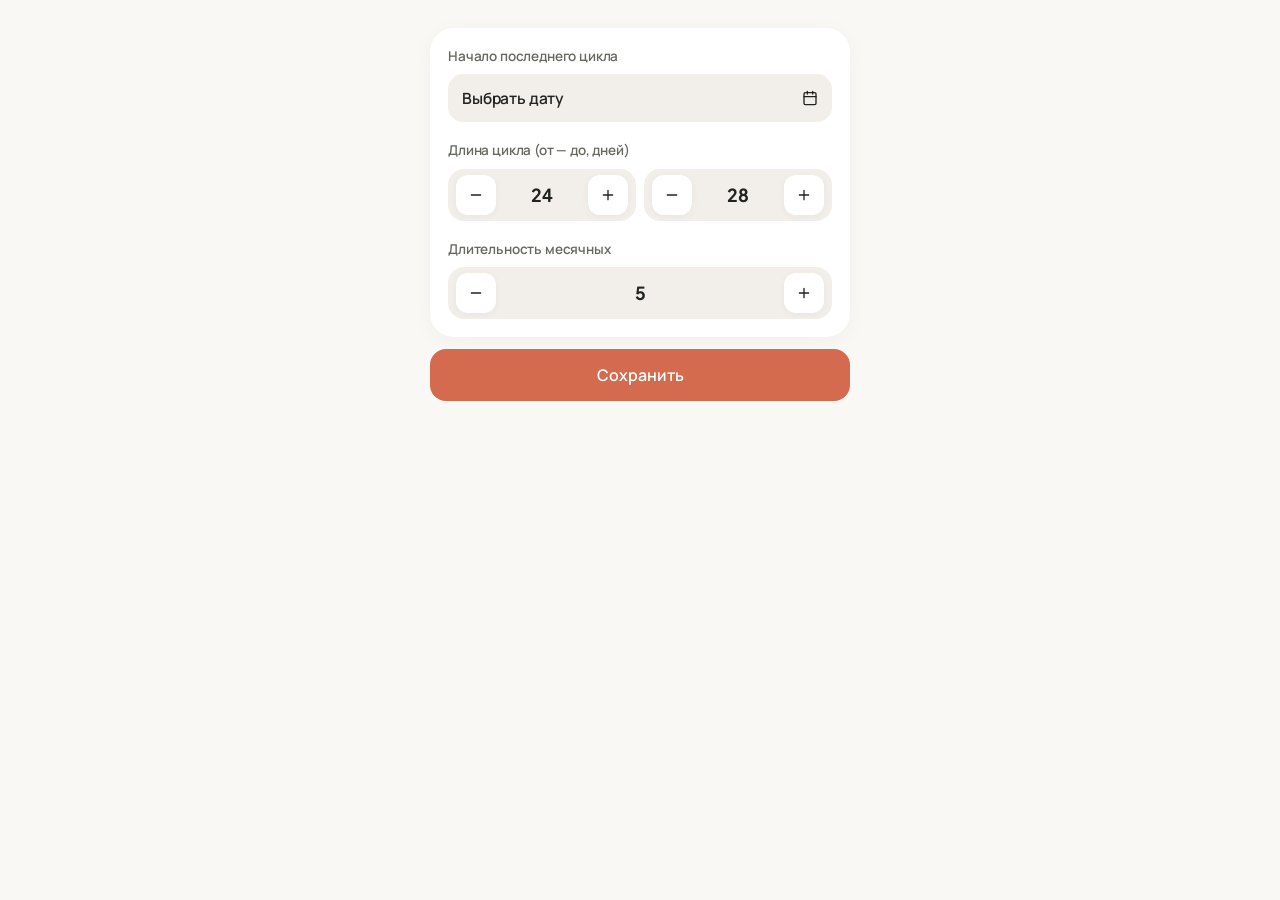
<file: out_carezze-updated_index.html>
<!DOCTYPE html>
<html lang="ru">
<head>
  <meta charset="UTF-8" />
  <meta name="viewport" content="width=device-width, initial-scale=1.0, maximum-scale=1.0, user-scalable=no, viewport-fit=cover" />
  <title>CareZze</title>
  <link rel="preconnect" href="https://fonts.googleapis.com" />
  <link rel="preconnect" href="https://fonts.gstatic.com" crossorigin />
  <link href="https://fonts.googleapis.com/css2?family=Manrope:wght@400;500;600;700&family=Plus+Jakarta+Sans:wght@600;700&display=swap" rel="stylesheet" />
  <script src="https://telegram.org/js/telegram-web-app.js"></script>
  <style>
    :root {
      --bg: #FAF8F5;
      --surface: #FFFFFF;
      --surface-2: #F2EFEA;
      --ink: #222320;
      --ink-2: #646860;
      --ink-3: #9A9E96;
      --border: #E6E2DA;

      --accent: #D46A4E;
      --accent-bg: #F9E3DC;
      --accent-tint: #FDF4F1;

      --ovul: #5A7A68;
      --ovul-bg: #E2ECE6;
      --ovul-tint: #F3F8F5;

      --rose: #C8445E;
      --rose-solid: #D94865;
      --rose-bg: #FCE2E7;
      --rose-tint: #FFF3F5;

      --indigo: #5A7A68;
      --indigo-bg: #E2ECE6;
      --indigo-tint: #F3F8F5;

      --amber: #C98236;
      --amber-bg: #FBEBD8;
      --amber-tint: #FEF8F0;

      --ok: #2E8B57;

      --radius: 24px;
      --shadow: 0 6px 24px rgba(34, 35, 32, 0.045);
      --kb-offset: 0px;
    }

    * { box-sizing: border-box; -webkit-tap-highlight-color: transparent; margin: 0; padding: 0; }
    html, body {
      width: 100%;
      max-width: 100%;
      overflow-x: hidden;
      overscroll-behavior-y: none;
      touch-action: pan-y;
    }

    body.modal-open {
      position: fixed;
      left: 0;
      right: 0;
      width: 100%;
      overflow: hidden;
    }

    body {
      font-family: -apple-system, BlinkMacSystemFont, "SF Pro Text", "Manrope", sans-serif;
      background-color: var(--bg);
      color: var(--ink);
      font-size: 16.5px;
      line-height: 1.5;
      letter-spacing: -0.01em;
      word-wrap: break-word;
      overflow-wrap: break-word;
      -webkit-font-smoothing: antialiased;
      transition: background-color 0.35s ease, color 0.25s ease;
      padding-top: max(10px, env(safe-area-inset-top));
      padding-bottom: calc(96px + env(safe-area-inset-bottom) + var(--kb-offset));
    }

    body.keyboard-open .tab-bar {
      transform: translateY(120%);
      opacity: 0;
      pointer-events: none;
    }

    /* Somatic Ambient Glow */
    .ambient-glow {
      position: fixed;
      top: -90px;
      left: 50%;
      transform: translateX(-50%);
      width: 145vw;
      max-width: 640px;
      height: 360px;
      border-radius: 50%;
      background: radial-gradient(circle at 50% 35%, var(--accent-bg) 0%, transparent 72%);
      opacity: 0.88;
      filter: blur(28px);
      pointer-events: none;
      z-index: 0;
      transition: background 0.6s ease, opacity 0.4s ease;
    }
    .ambient-glow.phase-menstrual {
      background: radial-gradient(circle at 50% 35%, var(--rose-bg) 0%, transparent 72%);
    }
    .ambient-glow.phase-ovulation {
      background: radial-gradient(circle at 50% 35%, var(--ovul-bg) 0%, transparent 72%);
    }
    .ambient-glow.phase-luteal,
    .ambient-glow.phase-delay {
      background: radial-gradient(circle at 50% 35%, var(--amber-bg) 0%, transparent 72%);
    }
    body.dark-mode .ambient-glow {
      opacity: 0.55;
    }

    .ui-svg {
      width: 16px;
      height: 16px;
      stroke: currentColor;
      fill: none;
      stroke-width: 2;
      stroke-linecap: round;
      stroke-linejoin: round;
      flex-shrink: 0;
      vertical-align: middle;
    }
    .ui-svg-sm { width: 14px; height: 14px; }
    .ui-svg-fill { fill: currentColor; stroke: none; }

    .app {
      position: relative;
      z-index: 1;
      width: 100%;
      max-width: 440px;
      margin: 0 auto;
      padding: 6px 16px 28px;
    }

    .onboarding-overlay {
      position: fixed;
      inset: 0;
      background: var(--bg);
      z-index: 500;
      overflow-y: auto;
      padding: max(28px, env(safe-area-inset-top)) 20px max(28px, env(safe-area-inset-bottom));
      display: none;
    }
    .onboarding-overlay.active { display: block; }
    .onboarding-box { max-width: 420px; margin: 0 auto; }

    .stepper-row {
      display: flex;
      align-items: center;
      justify-content: space-between;
      width: 100%;
      min-width: 0;
      overflow: hidden;
      background: var(--surface-2);
      border-radius: 16px;
      padding: 6px 8px;
    }
    .stepper-btn {
      width: 40px;
      height: 40px;
      flex-shrink: 0;
      border-radius: 12px;
      border: none;
      background: var(--surface);
      color: var(--ink);
      font-size: 20px;
      font-weight: 600;
      cursor: pointer;
      box-shadow: 0 2px 8px rgba(0,0,0,0.04);
      display: inline-flex;
      align-items: center;
      justify-content: center;
      transition: transform 0.12s ease;
    }
    .stepper-btn:active { transform: scale(0.93); }
    .stepper-val {
      min-width: 0;
      text-align: center;
      font-family: -apple-system, BlinkMacSystemFont, "SF Pro Display", "Plus Jakarta Sans", sans-serif;
      font-size: 18px;
      font-weight: 700;
      font-variant-numeric: tabular-nums;
      color: var(--ink);
    }

    /* Native-feel Date Pill Wrapper */
    .date-pill-field {
      position: relative;
      width: 100%;
      min-width: 0;
      max-width: 100%;
      overflow: hidden;
      height: 48px;
      background: var(--surface-2);
      border-radius: 15px;
      padding: 0 14px;
      display: flex;
      align-items: center;
      justify-content: space-between;
      color: var(--ink);
      font-size: 15.5px;
      font-weight: 600;
    }
    .date-pill-field input[type="date"] {
      position: absolute;
      inset: 0;
      width: 100%;
      min-width: 0;
      max-width: 100%;
      height: 100%;
      opacity: 0;
      cursor: pointer;
    }

    /* Somatic Hero (No rigid box) */
    .hero-card {
      background: transparent;
      border: none;
      border-radius: 26px;
      padding: 4px 2px 16px;
      margin-bottom: 10px;
      box-shadow: none;
    }

    .date-bar {
      display: flex;
      justify-content: space-between;
      align-items: center;
      gap: 8px;
      margin-bottom: 16px;
    }
    .date-arrow {
      width: 38px;
      height: 38px;
      flex-shrink: 0;
      border-radius: 50%;
      border: none;
      background: rgba(255, 255, 255, 0.65);
      backdrop-filter: blur(12px);
      -webkit-backdrop-filter: blur(12px);
      color: var(--ink);
      cursor: pointer;
      display: flex;
      align-items: center;
      justify-content: center;
      box-shadow: 0 2px 10px rgba(0, 0, 0, 0.03);
    }
    body.dark-mode .date-arrow,
    body.dark-mode .date-center-btn {
      background: rgba(255, 255, 255, 0.08);
    }
    .date-arrow:active { transform: scale(0.94); }

    .date-center-btn {
      flex: 1;
      height: 38px;
      background: rgba(255, 255, 255, 0.65);
      backdrop-filter: blur(12px);
      -webkit-backdrop-filter: blur(12px);
      border: none;
      border-radius: 999px;
      color: var(--ink);
      font-family: inherit;
      font-size: 14.5px;
      font-weight: 600;
      cursor: pointer;
      display: inline-flex;
      align-items: center;
      justify-content: center;
      gap: 6px;
      padding: 0 14px;
      white-space: nowrap;
      box-shadow: 0 2px 10px rgba(0, 0, 0, 0.03);
    }

    .hero-main {
      display: flex;
      justify-content: space-between;
      align-items: flex-end;
      gap: 12px;
      margin-bottom: 14px;
      min-height: 58px;
    }
    .hero-day {
      font-family: -apple-system, BlinkMacSystemFont, "SF Pro Display", "Plus Jakarta Sans", sans-serif;
      font-size: 36px;
      font-weight: 700;
      letter-spacing: -0.035em;
      line-height: 1.05;
      font-variant-numeric: tabular-nums;
      white-space: nowrap;
    }
    .hero-day span { font-size: 18px; font-weight: 600; color: var(--ink-2); }
    .hero-phase {
      display: inline-block;
      font-size: 14.5px;
      font-weight: 700;
      color: var(--accent);
      margin-top: 6px;
      line-height: 1.25;
    }
    .hero-phase.is-delay { color: var(--amber); }
    .hero-phase.is-period { color: var(--rose); }
    .hero-phase.is-ovul { color: var(--ovul); }
    .hero-meta {
      text-align: right;
      font-size: 13px;
      font-weight: 500;
      color: var(--ink-2);
      line-height: 1.35;
      flex-shrink: 0;
    }

    .cycle-track {
      height: 6px;
      background: rgba(128, 128, 128, 0.14);
      border-radius: 999px;
      overflow: hidden;
    }
    .cycle-fill {
      height: 100%;
      background: var(--accent);
      border-radius: 999px;
      transition: width 0.35s ease, background-color 0.35s ease;
    }

    .period-strip { display: flex; gap: 8px; margin-top: 14px; }
    .btn-period-apple {
      width: 100%;
      height: 46px;
      border-radius: 16px;
      border: none;
      background: var(--rose-tint);
      color: var(--rose);
      font-family: inherit;
      font-size: 15px;
      font-weight: 700;
      cursor: pointer;
      display: flex;
      align-items: center;
      justify-content: center;
      gap: 7px;
      white-space: nowrap;
      box-shadow: 0 2px 10px rgba(217, 72, 101, 0.08);
      transition: all 0.2s ease;
    }
    .btn-period-apple.active {
      background: var(--rose-solid);
      color: #FFFFFF;
      box-shadow: 0 6px 18px rgba(217, 72, 101, 0.30);
    }

    /* Soft Organic Surfaces (No harsh borders) */
    .card {
      background: var(--surface);
      border: none;
      border-radius: var(--radius);
      padding: 18px;
      margin-bottom: 12px;
      box-shadow: var(--shadow);
    }
    .card.ai-highlight {
      background: linear-gradient(180deg, var(--indigo-tint) 0%, var(--surface) 55%);
    }
    .card-top {
      display: flex;
      justify-content: space-between;
      align-items: center;
      gap: 8px;
      margin-bottom: 14px;
    }
    .card-title {
      font-family: -apple-system, BlinkMacSystemFont, "SF Pro Display", "Plus Jakarta Sans", sans-serif;
      font-size: 17.5px;
      font-weight: 700;
      letter-spacing: -0.02em;
      line-height: 1.25;
    }
    .card-sub { font-size: 13px; color: var(--ink-2); flex-shrink: 0; white-space: nowrap; }

    .autosave-pill {
      display: inline-flex;
      align-items: center;
      gap: 5px;
      font-size: 12px;
      font-weight: 600;
      color: var(--ink-3);
      background: var(--surface-2);
      padding: 4px 10px;
      border-radius: 999px;
    }
    .autosave-dot {
      width: 6px;
      height: 6px;
      border-radius: 50%;
      background: var(--ok);
    }

    .profile-summary-pills { display: flex; flex-wrap: wrap; gap: 6px; }
    .profile-pill {
      background: var(--surface-2);
      color: var(--ink);
      padding: 6px 12px;
      border-radius: 999px;
      font-size: 13.5px;
      font-weight: 600;
    }

    .theme-list { display: flex; flex-direction: column; gap: 8px; }
    .theme-option {
      width: 100%;
      background: var(--surface-2);
      border: 1.5px solid transparent;
      border-radius: 16px;
      padding: 13px 14px;
      display: flex;
      align-items: center;
      justify-content: space-between;
      gap: 12px;
      cursor: pointer;
      font-family: inherit;
      color: var(--ink);
      text-align: left;
      transition: border-color 0.18s ease, background-color 0.18s ease;
    }
    .theme-option.active { background: var(--accent-tint); border-color: var(--accent); }
    .theme-option-left { display: flex; align-items: center; gap: 12px; }
    .theme-dots { display: flex; gap: 4px; flex-shrink: 0; }
    .theme-dot { width: 14px; height: 14px; border-radius: 50%; border: 1px solid rgba(0, 0, 0, 0.08); }
    .theme-option-name { font-size: 15px; font-weight: 700; }
    .theme-option-check { color: var(--accent); display: inline-flex; align-items: center; }

    .saved-card {
      background: var(--surface);
      border: none;
      border-radius: var(--radius);
      padding: 18px;
      margin-bottom: 12px;
      box-shadow: var(--shadow);
    }
    .saved-header { display: flex; justify-content: space-between; align-items: center; gap: 10px; }
    .saved-badge { display: inline-flex; align-items: center; gap: 6px; font-size: 16px; font-weight: 700; color: var(--accent); white-space: nowrap; }
    .btn-edit-small {
      background: var(--surface-2);
      border: none;
      color: var(--ink);
      padding: 8px 14px;
      border-radius: 999px;
      font-family: inherit;
      font-size: 13.5px;
      font-weight: 600;
      cursor: pointer;
      white-space: nowrap;
    }
    .saved-metrics-row { display: grid; grid-template-columns: repeat(4, 1fr); gap: 6px; margin-top: 14px; }
    .saved-metric-pill { background: var(--surface-2); border-radius: 14px; padding: 9px 6px; text-align: center; }
    .saved-metric-pill span { display: block; font-size: 12px; color: var(--ink-2); white-space: nowrap; }
    .saved-metric-pill strong {
      font-family: -apple-system, BlinkMacSystemFont, "SF Pro Display", "Plus Jakarta Sans", sans-serif;
      font-size: 17px;
      font-weight: 700;
      color: var(--ink);
    }
    .saved-watch-row {
      display: flex;
      gap: 6px;
      flex-wrap: wrap;
      margin-top: 10px;
      font-size: 13px;
      font-weight: 600;
      color: var(--ink-2);
    }
    .saved-watch-pill {
      background: var(--surface-2);
      padding: 5px 11px;
      border-radius: 999px;
      display: inline-flex;
      align-items: center;
      gap: 5px;
    }
    .saved-cta-row {
      margin-top: 14px;
      padding-top: 12px;
      border-top: 1px solid var(--border);
      display: flex;
      justify-content: space-between;
      align-items: center;
    }
    .link-btn {
      background: none;
      border: none;
      color: var(--accent);
      font-family: inherit;
      font-size: 15px;
      font-weight: 600;
      cursor: pointer;
      display: inline-flex;
      align-items: center;
      gap: 4px;
      white-space: nowrap;
    }

    .cc-group { display: flex; flex-direction: column; gap: 9px; }
    .cc-slider {
      position: relative;
      height: 52px;
      background: var(--surface-2);
      border-radius: 16px;
      overflow: hidden;
      cursor: pointer;
      user-select: none;
      touch-action: pan-y;
      display: flex;
      align-items: center;
      justify-content: space-between;
      padding: 0 18px;
    }
    .cc-slider.compact { height: 46px; border-radius: 14px; padding: 0 14px; }
    .cc-fill {
      position: absolute;
      top: 0; left: 0; bottom: 0;
      pointer-events: none;
      will-change: width;
      transition: width 0.14s cubic-bezier(0.22, 1, 0.36, 1);
    }
    .cc-slider.is-dragging .cc-fill { transition: none; }
    .cc-steps-grid {
      position: absolute;
      inset: 0;
      display: grid;
      grid-template-columns: repeat(5, 1fr);
      pointer-events: none;
      z-index: 1;
    }
    .cc-steps-grid span { border-right: 1px solid rgba(128, 128, 128, 0.10); height: 100%; }
    .cc-steps-grid span:last-child { border-right: none; }
    .cc-label { position: relative; z-index: 2; font-size: 15.5px; font-weight: 600; color: var(--ink); white-space: nowrap; }
    .cc-value {
      position: relative;
      z-index: 2;
      font-family: -apple-system, BlinkMacSystemFont, "SF Pro Display", "Plus Jakarta Sans", sans-serif;
      font-size: 17px;
      font-weight: 700;
      font-variant-numeric: tabular-nums;
      color: var(--ink);
    }
    .cc-value.is-zero { color: var(--ink-3); font-weight: 600; }

    .emotion-sliders-stack { display: flex; flex-direction: column; gap: 8px; }

    .grid-2 { display: grid; grid-template-columns: repeat(2, 1fr); gap: 8px; }
    .grid-3 { display: grid; grid-template-columns: repeat(3, 1fr); gap: 6px; }
    .choice-btn {
      background: var(--surface-2);
      border: 1.5px solid transparent;
      color: var(--ink);
      padding: 11px 10px;
      border-radius: 14px;
      font-family: inherit;
      font-size: 13.5px;
      font-weight: 600;
      text-align: center;
      cursor: pointer;
      line-height: 1.2;
      min-height: 46px;
      display: inline-flex;
      align-items: center;
      justify-content: center;
      gap: 6px;
      white-space: nowrap;
      letter-spacing: -0.02em;
    }
    .choice-btn.active { background: var(--accent-tint); border-color: var(--accent); color: var(--accent); }
    .choice-btn.active-rose { background: var(--rose-tint); border-color: var(--rose); color: var(--rose); }
    .choice-btn.active-ovul { background: var(--ovul-tint); border-color: var(--ovul); color: var(--ovul); }

    .solo-counter-wrap { display: inline-flex; align-items: center; gap: 6px; }
    .icon-stealth-btn {
      min-width: 52px;
      height: 46px;
      padding: 0 12px;
      border-radius: 14px;
      background: var(--surface-2);
      border: 1.5px solid transparent;
      color: var(--ink-2);
      font-family: inherit;
      font-size: 14px;
      font-weight: 700;
      cursor: pointer;
      display: inline-flex;
      align-items: center;
      justify-content: center;
      gap: 5px;
      font-variant-numeric: tabular-nums;
      transition: all 0.15s ease;
    }
    .icon-stealth-btn.active { background: var(--indigo-tint); border-color: var(--indigo); color: var(--indigo); }
    .icon-stealth-btn.active-rose { background: var(--rose-tint); border-color: var(--rose); color: var(--rose); }
    .solo-reset-mini {
      width: 34px;
      height: 46px;
      border-radius: 12px;
      background: var(--surface-2);
      border: 1.5px solid transparent;
      color: var(--ink-2);
      cursor: pointer;
      display: inline-flex;
      align-items: center;
      justify-content: center;
    }
    .solo-reset-mini:active { background: var(--rose-tint); color: var(--rose); }

    .drops-row { display: inline-flex; align-items: center; gap: 2px; }

    .sub-section-header { display: flex; justify-content: space-between; align-items: center; margin: 16px 0 8px; }
    .field-label { font-size: 13.5px; font-weight: 600; color: var(--ink-2); }

    .accordion {
      background: var(--surface);
      border: none;
      border-radius: var(--radius);
      margin-bottom: 12px;
      overflow: hidden;
      box-shadow: var(--shadow);
    }
    .accordion-header {
      width: 100%;
      background: none;
      border: none;
      padding: 16px 18px;
      display: flex;
      justify-content: space-between;
      align-items: center;
      gap: 12px;
      color: var(--ink);
      font-family: -apple-system, BlinkMacSystemFont, "SF Pro Display", "Plus Jakarta Sans", sans-serif;
      font-size: 17px;
      font-weight: 700;
      cursor: pointer;
      text-align: left;
    }
    .accordion-summary {
      font-family: inherit;
      font-size: 13.5px;
      font-weight: 500;
      color: var(--accent);
      margin-top: 3px;
      line-height: 1.35;
    }
    .accordion-chevron { color: var(--ink-3); flex-shrink: 0; transition: transform 0.2s ease; display: inline-flex; align-items: center; }
    .accordion.open .accordion-chevron { transform: rotate(180deg); }
    .accordion-body { display: none; padding: 6px 18px 18px; border-top: 1px solid var(--border); }
    .accordion.open .accordion-body { display: block; }

    .chip-grid { display: grid; grid-template-columns: repeat(2, 1fr); gap: 8px; }
    .chip-grid-3 { display: grid; grid-template-columns: repeat(3, 1fr); gap: 6px; }
    .chip {
      background: var(--surface-2);
      border: 1.5px solid transparent;
      color: var(--ink);
      padding: 10px 8px;
      border-radius: 14px;
      font-family: inherit;
      font-size: 13.5px;
      font-weight: 600;
      line-height: 1.22;
      min-height: 44px;
      display: flex;
      align-items: center;
      justify-content: center;
      text-align: center;
      cursor: pointer;
      letter-spacing: -0.015em;
    }
    .chip.active { background: var(--accent-tint); border-color: var(--accent); color: var(--accent); }
    .chip.active-rose { background: var(--rose-tint); border-color: var(--rose); color: var(--rose); }

    .btn-primary {
      width: 100%;
      height: 52px;
      background: var(--ink);
      color: var(--bg);
      border: none;
      border-radius: 16px;
      font-family: inherit;
      font-size: 16px;
      font-weight: 600;
      cursor: pointer;
      white-space: nowrap;
    }
    .btn-primary:active { opacity: 0.85; }

    .btn-accent {
      width: 100%;
      height: 52px;
      background: var(--accent);
      color: #FFFFFF;
      border: none;
      border-radius: 16px;
      font-family: inherit;
      font-size: 16px;
      font-weight: 600;
      cursor: pointer;
      white-space: nowrap;
    }

    .btn-indigo {
      width: 100%;
      height: 50px;
      background: var(--accent);
      color: #FFFFFF;
      border: none;
      border-radius: 15px;
      font-family: inherit;
      font-size: 15.5px;
      font-weight: 600;
      cursor: pointer;
      display: inline-flex;
      align-items: center;
      justify-content: center;
      gap: 6px;
      white-space: nowrap;
    }
    .btn-indigo:disabled { opacity: 0.72; cursor: wait; }

    .btn-soft {
      background: var(--surface-2);
      color: var(--ink);
      border: none;
      padding: 13px 14px;
      border-radius: 14px;
      font-family: inherit;
      font-size: 14.5px;
      font-weight: 600;
      cursor: pointer;
      white-space: nowrap;
    }
    .btn-danger-soft {
      background: var(--rose-tint);
      color: var(--rose);
      border: none;
      padding: 13px 14px;
      border-radius: 14px;
      font-family: inherit;
      font-size: 14.5px;
      font-weight: 600;
      cursor: pointer;
      white-space: nowrap;
    }

    input[type="date"],
    input[type="number"],
    input[type="text"],
    input[type="password"],
    textarea {
      width: 100%;
      background: var(--surface-2);
      border: 1.5px solid transparent;
      color: var(--ink);
      -webkit-text-fill-color: var(--ink);
      caret-color: var(--ink);
      border-radius: 14px;
      padding: 12px 14px;
      font-size: 16.5px;
      font-family: inherit;
      line-height: 1.45;
      outline: none;
      transition: border-color 0.18s ease, background-color 0.18s ease;
    }
    textarea { resize: none; min-height: 86px; }
    input:focus, textarea:focus { border-color: var(--accent); background: var(--surface); caret-color: var(--ink); }

    /* Segmented Control for Combined Analytics Tab */
    .ios-segmented {
      display: grid;
      grid-template-columns: 1fr 1fr;
      background: var(--surface-2);
      padding: 4px;
      border-radius: 14px;
      margin-bottom: 14px;
    }
    .ios-seg-btn {
      height: 36px;
      border: none;
      border-radius: 11px;
      background: transparent;
      color: var(--ink-2);
      font-family: inherit;
      font-size: 14px;
      font-weight: 600;
      cursor: pointer;
      transition: all 0.2s ease;
    }
    .ios-seg-btn.active {
      background: var(--surface);
      color: var(--ink);
      box-shadow: 0 2px 8px rgba(0, 0, 0, 0.06);
    }

    .ai-chat-reply {
      margin-top: 12px;
      padding: 14px 16px;
      border-radius: 16px;
      background: var(--indigo-tint);
      color: var(--ink);
      font-size: 15.5px;
      line-height: 1.55;
      white-space: pre-line;
    }

    .protocol-stack { display: flex; flex-direction: column; gap: 10px; }
    .protocol-item { background: var(--surface-2); border-radius: 18px; padding: 14px 16px; }
    .protocol-badge {
      display: inline-block;
      font-size: 11.5px;
      font-weight: 700;
      letter-spacing: 0.04em;
      text-transform: uppercase;
      padding: 3px 9px;
      border-radius: 999px;
      margin-bottom: 6px;
    }
    .badge-gyn { background: var(--accent-bg); color: var(--accent); }
    .badge-psy { background: var(--indigo-bg); color: var(--indigo); }
    .badge-hist { background: var(--rose-bg); color: var(--rose); }
    .badge-steps { background: var(--amber-bg); color: var(--amber); }

    .protocol-title { font-size: 16px; font-weight: 700; color: var(--ink); margin-bottom: 4px; line-height: 1.3; }
    .protocol-text { font-size: 15.5px; line-height: 1.55; color: var(--ink-2); }

    .step-list { display: flex; flex-direction: column; gap: 9px; margin-top: 6px; }
    .step-row { display: flex; gap: 10px; align-items: flex-start; font-size: 15px; line-height: 1.5; color: var(--ink-2); }
    .step-num {
      width: 24px;
      height: 24px;
      flex-shrink: 0;
      border-radius: 999px;
      background: var(--surface);
      color: var(--ink);
      font-size: 12.5px;
      font-weight: 700;
      display: inline-flex;
      align-items: center;
      justify-content: center;
      margin-top: 1px;
    }

    .tip-action-card {
      background: var(--surface-2);
      border-radius: 16px;
      padding: 14px;
      display: flex;
      justify-content: space-between;
      align-items: center;
      gap: 10px;
      margin-bottom: 8px;
    }
    .tip-action-title { font-size: 15.5px; font-weight: 600; color: var(--ink); line-height: 1.35; }
    .tip-action-sub { font-size: 13.5px; color: var(--ink-2); margin-top: 3px; line-height: 1.42; }
    .tip-action-btns { display: flex; align-items: center; gap: 6px; flex-shrink: 0; }
    .btn-helped-toggle {
      flex-shrink: 0;
      padding: 9px 12px;
      border-radius: 12px;
      border: none;
      background: var(--surface);
      color: var(--ink);
      font-family: inherit;
      font-size: 13.5px;
      font-weight: 600;
      cursor: pointer;
      white-space: nowrap;
      display: inline-flex;
      align-items: center;
      gap: 5px;
    }
    .btn-helped-toggle.checked { background: var(--accent); color: #FFFFFF; }
    .btn-tip-del {
      width: 34px;
      height: 36px;
      border-radius: 12px;
      border: none;
      background: var(--surface);
      color: var(--ink-2);
      cursor: pointer;
      display: inline-flex;
      align-items: center;
      justify-content: center;
      flex-shrink: 0;
    }
    .btn-tip-del:active { background: var(--rose-tint); color: var(--rose); }

    .med-list { display: flex; flex-direction: column; gap: 8px; margin-top: 12px; }
    .med-item {
      display: flex;
      align-items: center;
      justify-content: space-between;
      gap: 10px;
      background: var(--surface-2);
      border-radius: 14px;
      padding: 12px 14px;
    }
    .med-item-info { display: flex; flex-direction: column; gap: 2px; }
    .med-item-name { font-size: 15px; font-weight: 700; color: var(--ink); }
    .med-item-time { font-size: 13px; color: var(--ink-2); font-variant-numeric: tabular-nums; }
    .med-del-btn {
      width: 32px;
      height: 32px;
      border-radius: 10px;
      border: none;
      background: var(--surface);
      color: var(--ink-2);
      cursor: pointer;
      display: inline-flex;
      align-items: center;
      justify-content: center;
      flex-shrink: 0;
    }
    .med-del-btn:active { background: var(--rose-tint); color: var(--rose); }

    .modal-backdrop {
      position: fixed;
      top: 0;
      left: 0;
      right: 0;
      bottom: 0;
      width: 100%;
      height: 100vh;
      height: 100dvh;
      background: rgba(24, 18, 16, 0.45);
      backdrop-filter: blur(6px);
      -webkit-backdrop-filter: blur(6px);
      z-index: 200;
      display: none;
      align-items: flex-end;
      justify-content: center;
      padding: 12px;
      padding-bottom: max(16px, env(safe-area-inset-bottom));
      overflow: hidden;
      overscroll-behavior: none;
      touch-action: none;
    }
    .modal-backdrop.open { display: flex; }
    .modal-sheet {
      position: relative;
      width: 100%;
      max-width: 430px;
      background: var(--surface);
      border-radius: 28px;
      padding: 14px 20px 20px;
      box-shadow: 0 20px 50px rgba(0, 0, 0, 0.25);
      max-height: calc(100vh - 40px - var(--kb-offset));
      max-height: calc(100dvh - max(24px, env(safe-area-inset-top)) - 16px - var(--kb-offset));
      overflow-y: auto;
      overflow-x: hidden;
      overscroll-behavior: contain;
      -webkit-overflow-scrolling: touch;
      touch-action: pan-y;
    }
    .sheet-grabber {
      width: 38px;
      height: 4px;
      border-radius: 999px;
      background: var(--border);
      margin: 0 auto 14px;
    }

    .cal-header { display: flex; justify-content: space-between; align-items: center; margin-bottom: 16px; }
    .cal-month-title { font-size: 18px; font-weight: 700; text-transform: capitalize; }
    .cal-weekdays { display: grid; grid-template-columns: repeat(7, 1fr); text-align: center; font-size: 12.5px; font-weight: 600; color: var(--ink-3); margin-bottom: 8px; }
    .cal-grid { display: grid; grid-template-columns: repeat(7, 1fr); gap: 6px; }
    .cal-cell {
      aspect-ratio: 1;
      border-radius: 14px;
      border: 1.5px solid transparent;
      background: var(--surface-2);
      color: var(--ink);
      font-family: inherit;
      font-size: 14.5px;
      font-weight: 600;
      display: flex;
      flex-direction: column;
      align-items: center;
      justify-content: center;
      position: relative;
      cursor: pointer;
    }
    .cal-cell.empty { background: transparent; cursor: default; }
    .cal-cell.is-period { background: var(--rose-solid); color: #FFFFFF; }
    .cal-cell.is-cycle-start { box-shadow: inset 0 0 0 2px #FFFFFF; }
    .cal-cell.is-predicted-period { background: var(--rose-tint); color: var(--rose); border: 1.5px dashed var(--rose); }
    .cal-cell.is-ovulation { background: var(--ovul-tint); color: var(--ovul); }
    .cal-cell.is-predicted-ovulation { background: var(--ovul-tint); color: var(--ovul); border: 1.5px dashed var(--ovul); }
    .cal-cell.is-today { box-shadow: inset 0 0 0 2px var(--ink); }
    .cal-cell.is-selected { outline: 2.5px solid var(--accent); outline-offset: 1px; }
    .cal-dot { width: 4px; height: 4px; border-radius: 50%; background: currentColor; position: absolute; bottom: 4px; opacity: 0.85; }
    .cal-legend { display: flex; justify-content: center; flex-wrap: wrap; gap: 12px; font-size: 12.5px; color: var(--ink-2); margin-top: 14px; }
    .cal-legend-item { display: inline-flex; align-items: center; gap: 5px; }
    .cal-actions { display: grid; grid-template-columns: 1fr 1fr; gap: 8px; margin-top: 16px; }

    .filter-row {
      display: flex;
      gap: 6px;
      overflow-x: auto;
      padding-bottom: 4px;
      margin-bottom: 10px;
      scrollbar-width: none;
    }
    .filter-row::-webkit-scrollbar { display: none; }
    .filter-pill {
      background: var(--surface-2);
      border: none;
      color: var(--ink-2);
      padding: 8px 14px;
      border-radius: 999px;
      font-family: inherit;
      font-size: 13.5px;
      font-weight: 600;
      cursor: pointer;
      white-space: nowrap;
    }
    .filter-pill.active { background: var(--ink); color: var(--bg); }

    .chart-wrap {
      background: var(--bg);
      border-radius: 18px;
      padding: 10px 4px 6px;
      overflow: hidden;
    }
    .chart-scroll-viewport {
      width: 100%;
      overflow-x: auto;
      overflow-y: hidden;
      -webkit-overflow-scrolling: touch;
      scrollbar-width: none;
    }
    .chart-scroll-viewport::-webkit-scrollbar { display: none; }

    .legend-item { display: inline-flex; align-items: center; gap: 5px; font-weight: 600; }

    .inspector-box {
      margin-top: 12px;
      padding: 14px 16px;
      background: var(--surface-2);
      border-radius: 14px;
      font-size: 14.5px;
      line-height: 1.5;
      color: var(--ink-2);
    }

    .breath-desc {
      font-size: 14.5px;
      color: var(--ink-2);
      line-height: 1.48;
      margin-bottom: 6px;
    }

    /* Organic Breathing Sphere in SOS */
    .flower-stage { display: flex; flex-direction: column; align-items: center; padding: 18px 10px 12px; }
    .flower-viewport { position: relative; width: 224px; height: 224px; display: flex; align-items: center; justify-content: center; }
    .flower-motion {
      width: 164px;
      height: 164px;
      border-radius: 50%;
      position: relative;
      display: flex;
      align-items: center;
      justify-content: center;
      background: radial-gradient(circle at 35% 30%, var(--accent-bg) 0%, var(--indigo-bg) 72%, transparent 100%);
      box-shadow:
        0 0 0 18px var(--accent-tint),
        0 0 38px var(--accent-bg);
      will-change: transform, box-shadow;
      transform: translate3d(0, 0, 0) scale(0.84);
      transition-property: transform, box-shadow;
      transition-timing-function: cubic-bezier(0.37, 0, 0.63, 1);
      transition-duration: 3.6s;
    }
    .flower-motion::before {
      content: "";
      position: absolute;
      inset: 14px;
      border-radius: 50%;
      background: var(--surface);
      opacity: 0.78;
    }
    .flower-motion.phase-inhale {
      transform: translate3d(0, 0, 0) scale(1.16);
      box-shadow: 0 0 0 26px var(--accent-tint), 0 0 54px var(--accent-bg);
    }
    .flower-motion.phase-topup {
      transform: translate3d(0, 0, 0) scale(1.24);
      box-shadow: 0 0 0 32px var(--accent-tint), 0 0 64px var(--accent-bg);
    }
    .flower-motion.phase-hold-in {
      transform: translate3d(0, 0, 0) scale(1.18);
      box-shadow: 0 0 0 28px var(--indigo-tint), 0 0 52px var(--indigo-bg);
    }
    .flower-motion.phase-exhale {
      transform: translate3d(0, 0, 0) scale(0.84);
      box-shadow: 0 0 0 14px var(--accent-tint), 0 0 28px var(--accent-bg);
    }
    .flower-motion.phase-hold-out {
      transform: translate3d(0, 0, 0) scale(0.80);
      box-shadow: 0 0 0 10px var(--accent-tint), 0 0 22px var(--accent-bg);
    }

    .flower-prompt {
      position: absolute;
      inset: 0;
      display: flex;
      flex-direction: column;
      align-items: center;
      justify-content: center;
      text-align: center;
      font-size: 16px;
      font-weight: 700;
      color: var(--ink);
      padding: 28px;
      pointer-events: none;
    }
    .flower-subprompt {
      font-size: 14px;
      font-weight: 700;
      color: var(--accent);
      margin-top: 2px;
      font-variant-numeric: tabular-nums;
    }

    /* Docked iOS Frosted Tab Bar (4 Tabs) */
    .tab-bar {
      position: fixed;
      bottom: 0;
      left: 0;
      right: 0;
      background: rgba(250, 248, 245, 0.84);
      backdrop-filter: blur(24px);
      -webkit-backdrop-filter: blur(24px);
      border-top: 0.5px solid var(--border);
      display: grid;
      grid-template-columns: repeat(4, 1fr);
      padding: 8px 8px calc(8px + env(safe-area-inset-bottom));
      z-index: 100;
      transition: transform 0.2s ease, opacity 0.2s ease;
    }
    body.dark-mode .tab-bar {
      background: rgba(17, 18, 16, 0.84);
    }
    .tab-item {
      background: none;
      border: none;
      color: var(--ink-3);
      font-family: inherit;
      font-size: 11px;
      font-weight: 600;
      display: flex;
      flex-direction: column;
      align-items: center;
      justify-content: center;
      gap: 3px;
      padding: 4px 2px;
      cursor: pointer;
      white-space: nowrap;
    }
    .tab-item.active { color: var(--accent); }
    .tab-item.sos-tab { color: var(--rose); opacity: 0.78; }
    .tab-item.sos-tab.active { color: var(--rose); opacity: 1; }
    .tab-item svg { width: 22px; height: 22px; stroke: currentColor; fill: none; stroke-width: 2; stroke-linecap: round; stroke-linejoin: round; }

    .view { display: none; }
    .view.active { display: block; }

    .toast {
      position: fixed;
      top: max(16px, env(safe-area-inset-top));
      left: 50%;
      transform: translateX(-50%);
      background: var(--ink);
      color: var(--bg);
      padding: 10px 20px;
      border-radius: 999px;
      font-size: 14px;
      font-weight: 600;
      z-index: 999;
      opacity: 0;
      pointer-events: none;
      transition: opacity 0.2s ease;
      white-space: nowrap;
    }
    .toast.show { opacity: 1; }

    /* Somatic Today Screen (Variant B) */
    .today-topbar {
      display: flex;
      align-items: center;
      justify-content: space-between;
      gap: 8px;
      margin-bottom: 14px;
    }
    .today-date-nav {
      display: inline-flex;
      align-items: center;
      gap: 5px;
      min-width: 0;
    }
    .today-date-nav .date-arrow {
      width: 32px;
      height: 32px;
    }
    .today-date-nav .date-center-btn {
      height: 32px;
      font-size: 13.5px;
      padding: 0 11px;
    }
    .today-save-status {
      font-size: 12px;
      font-weight: 600;
      color: var(--ink-3);
      white-space: nowrap;
      flex-shrink: 0;
      transition: color 0.2s ease, opacity 0.2s ease;
    }
    .today-save-status.is-saving {
      color: var(--accent);
    }

    .somatic-hero {
      text-align: center;
      padding: 2px 4px 14px;
    }
    .hero-phase-pill {
      display: inline-flex;
      align-items: center;
      justify-content: center;
      gap: 6px;
      padding: 5px 13px;
      border-radius: 999px;
      background: rgba(255, 255, 255, 0.72);
      backdrop-filter: blur(10px);
      -webkit-backdrop-filter: blur(10px);
      font-size: 13px;
      font-weight: 700;
      color: var(--accent);
      box-shadow: 0 2px 10px rgba(0, 0, 0, 0.03);
      margin-bottom: 8px;
    }
    body.dark-mode .hero-phase-pill {
      background: rgba(255, 255, 255, 0.08);
    }
    .hero-phase-dot {
      width: 7px;
      height: 7px;
      border-radius: 50%;
      background: currentColor;
      flex-shrink: 0;
    }
    .hero-phase-pill.is-period { color: var(--rose); background: var(--rose-tint); }
    .hero-phase-pill.is-ovul { color: var(--ovul); background: var(--ovul-tint); }
    .hero-phase-pill.is-delay { color: var(--amber); background: var(--amber-tint); }

    .hero-day-giant {
      display: flex;
      align-items: baseline;
      justify-content: center;
      gap: 7px;
      line-height: 1;
      margin-bottom: 6px;
    }
    .hero-day-num {
      font-family: -apple-system, BlinkMacSystemFont, "SF Pro Display", "Plus Jakarta Sans", sans-serif;
      font-size: 54px;
      font-weight: 700;
      letter-spacing: -0.04em;
      color: var(--ink);
      font-variant-numeric: tabular-nums;
    }
    .hero-day-unit {
      font-size: 19px;
      font-weight: 600;
      color: var(--ink-2);
    }
    .hero-subline {
      font-size: 13.5px;
      font-weight: 500;
      color: var(--ink-2);
      margin-bottom: 10px;
    }
    .somatic-hero .cycle-track {
      max-width: 240px;
      height: 4px;
      margin: 0 auto;
    }

    /* 2x2 Metric Cards (Tap-only cyclic 0..5) */
    .metrics-grid-2x2 {
      display: grid;
      grid-template-columns: repeat(2, 1fr);
      gap: 10px;
      margin-bottom: 12px;
    }
    .metric-tile {
      position: relative;
      background: var(--surface-2);
      border: 1px solid var(--border);
      border-radius: 22px;
      padding: 15px 15px 14px;
      min-height: 112px;
      display: flex;
      flex-direction: column;
      justify-content: space-between;
      box-shadow: var(--shadow);
      cursor: pointer;
      user-select: none;
      overflow: hidden;
      transition: transform 0.12s ease, background-color 0.22s ease;
    }
    .metric-tile:active {
      transform: scale(0.97);
    }
    .metric-tile-fill {
      position: absolute;
      left: 0;
      right: 0;
      bottom: 0;
      height: 0%;
      pointer-events: none;
      opacity: 0.78;
      transition: height 0.22s cubic-bezier(0.22, 1, 0.36, 1);
      z-index: 0;
    }
    .metric-tile-top {
      position: relative;
      z-index: 1;
      display: flex;
      align-items: center;
      justify-content: space-between;
      gap: 8px;
    }
    .metric-tile-icon {
      width: 24px;
      height: 24px;
      display: inline-flex;
      align-items: center;
      justify-content: center;
      color: var(--ink-2);
      transition: color 0.2s ease;
    }
    .metric-tile.has-val[data-key="energy"] .metric-tile-icon { color: var(--indigo); }
    .metric-tile.has-val[data-key="pain"] .metric-tile-icon { color: var(--rose); }
    .metric-tile.has-val[data-key="libido"] .metric-tile-icon { color: var(--amber); }
    .metric-tile.has-val[data-key="stress"] .metric-tile-icon { color: var(--rose); }

    .metric-tile-score {
      font-family: -apple-system, BlinkMacSystemFont, "SF Pro Display", "Plus Jakarta Sans", sans-serif;
      font-size: 20px;
      font-weight: 700;
      font-variant-numeric: tabular-nums;
      color: var(--ink);
      line-height: 1;
    }
    .metric-tile-score small {
      font-size: 13px;
      font-weight: 600;
      color: var(--ink-3);
    }
    .metric-tile-bottom {
      position: relative;
      z-index: 1;
      margin-top: 16px;
    }
    .metric-tile-title {
      font-size: 15.5px;
      font-weight: 700;
      color: var(--ink);
      line-height: 1.25;
      letter-spacing: -0.015em;
    }
    .metric-tile-hint {
      font-size: 12.5px;
      font-weight: 500;
      color: var(--ink-3);
      margin-top: 2px;
      line-height: 1.25;
    }
    .metric-tile.has-val .metric-tile-hint {
      color: var(--ink-2);
    }

    .today-period-btn {
      width: 100%;
      height: 50px;
      border-radius: 18px;
      border: none;
      background: var(--surface);
      color: var(--ink);
      font-family: inherit;
      font-size: 15.5px;
      font-weight: 700;
      cursor: pointer;
      display: flex;
      align-items: center;
      justify-content: center;
      gap: 7px;
      box-shadow: var(--shadow);
      margin-bottom: 12px;
      transition: all 0.2s ease;
    }
    .today-period-btn:active { transform: scale(0.985); }
    .today-period-btn.active {
      background: var(--rose-solid);
      color: #FFFFFF;
      box-shadow: 0 6px 18px rgba(217, 72, 101, 0.28);
    }

    /* Единая плашка «Тело и эмоции» в стиле всего приложения (свёрнута по умолчанию, открывается по тапу) */
    .today-unified-card {
      background: var(--surface-2);
      border: 1px solid var(--border);
      border-radius: var(--radius);
      padding: 15px 16px;
      margin-bottom: 12px;
      box-shadow: var(--shadow);
      transition: padding 0.2s ease;
    }
    .today-unified-card.open {
      padding: 16px 16px 18px;
    }
    .today-unified-head {
      display: flex;
      align-items: center;
      justify-content: space-between;
      gap: 8px;
      margin-bottom: 0;
      cursor: pointer;
      user-select: none;
      -webkit-tap-highlight-color: transparent;
    }
    .today-unified-card.open .today-unified-head {
      margin-bottom: 12px;
    }
    .today-unified-head-right {
      display: inline-flex;
      align-items: center;
      gap: 8px;
      flex-shrink: 0;
    }
    .today-unified-card .accordion-chevron {
      color: var(--ink-3);
      transition: transform 0.2s ease;
      display: inline-flex;
      align-items: center;
    }
    .today-unified-card.open .accordion-chevron {
      transform: rotate(180deg);
    }
    .today-unified-body {
      display: none;
    }
    .today-unified-card.open .today-unified-body {
      display: block;
    }
    .today-temp-badge {
      display: inline-flex;
      align-items: center;
      gap: 5px;
      padding: 5px 11px;
      border-radius: 999px;
      background: var(--surface);
      color: var(--ink-2);
      font-size: 13px;
      font-weight: 700;
      font-variant-numeric: tabular-nums;
    }
    .today-temp-badge.has-temp {
      background: var(--accent-tint);
      color: var(--accent);
    }
    .today-unified-card .choice-btn,
    .today-unified-card .icon-stealth-btn,
    .today-unified-card .solo-reset-mini,
    .today-unified-card .chip,
    .today-unified-card .cc-slider {
      background: var(--surface);
    }
    .today-unified-card .choice-btn.active,
    .today-unified-card .chip.active {
      background: var(--accent-tint);
    }
    .today-unified-card .choice-btn.active-rose,
    .today-unified-card .icon-stealth-btn.active-rose,
    .today-unified-card .chip.active-rose {
      background: var(--rose-tint);
    }
    .today-unified-card .choice-btn.active-ovul {
      background: var(--ovul-tint);
    }
    .today-unified-card .icon-stealth-btn.active {
      background: var(--indigo-tint);
    }

    /* Scrollable Bottom Sheet */
    .modal-sheet {
      max-height: calc(100vh - 40px - var(--kb-offset));
      max-height: calc(100dvh - max(24px, env(safe-area-inset-top)) - 16px - var(--kb-offset));
      overflow-y: auto;
      overflow-x: hidden;
      overscroll-behavior: contain;
      -webkit-overflow-scrolling: touch;
      touch-action: pan-y;
    }
    .sheet-header {
      position: sticky;
      top: -14px;
      z-index: 5;
      background: var(--surface);
      display: flex;
      align-items: center;
      justify-content: space-between;
      gap: 10px;
      padding: 10px 0 12px;
      margin: -10px 0 12px;
    }
    .sheet-title {
      font-family: -apple-system, BlinkMacSystemFont, "SF Pro Display", "Plus Jakarta Sans", sans-serif;
      font-size: 18px;
      font-weight: 700;
      letter-spacing: -0.02em;
      color: var(--ink);
    }
    .sheet-done-btn {
      background: var(--surface-2);
      border: none;
      color: var(--ink);
      padding: 7px 14px;
      border-radius: 999px;
      font-family: inherit;
      font-size: 13.5px;
      font-weight: 600;
      cursor: pointer;
    }

    /* Compact Settings Cards & 1-Row Themes */
    .compact-card {
      padding: 14px 16px;
      margin-bottom: 10px;
    }
    .compact-settings-row {
      display: flex;
      align-items: center;
      justify-content: space-between;
      gap: 10px;
    }
    .compact-row-left {
      display: flex;
      align-items: center;
      gap: 8px;
      min-width: 0;
    }
    .compact-row-sub {
      font-size: 13px;
      font-weight: 500;
      color: var(--ink-2);
      margin-top: 2px;
    }
    .theme-grid-compact {
      display: grid;
      grid-template-columns: repeat(3, 1fr);
      gap: 7px;
    }
    .theme-chip-compact {
      background: var(--surface-2);
      border: 1.5px solid transparent;
      border-radius: 14px;
      padding: 9px 8px;
      display: flex;
      flex-direction: column;
      align-items: center;
      justify-content: center;
      gap: 5px;
      cursor: pointer;
      font-family: inherit;
      color: var(--ink);
      transition: border-color 0.16s ease, background-color 0.16s ease;
    }
    .theme-chip-compact.active {
      background: var(--accent-tint);
      border-color: var(--accent);
      color: var(--accent);
    }
    .theme-chip-compact .theme-option-name {
      font-size: 13px;
      font-weight: 700;
    }

    /* iPhone Shortcuts Sync Box */
    .shortcut-sync-box {
      margin-top: 16px;
      padding: 14px;
      border-radius: 16px;
      background: var(--surface-2);
    }
    .shortcut-sync-title {
      font-size: 14px;
      font-weight: 700;
      color: var(--ink);
      margin-bottom: 6px;
      display: flex;
      align-items: center;
      gap: 6px;
    }
    .shortcut-url-code {
      display: block;
      width: 100%;
      font-family: ui-monospace, SFMono-Regular, Menlo, monospace;
      font-size: 12px;
      color: var(--ink-2);
      background: var(--surface);
      padding: 9px 11px;
      border-radius: 11px;
      word-break: break-all;
      margin-bottom: 8px;
    }
    .shortcut-steps {
      font-size: 13px;
      line-height: 1.45;
      color: var(--ink-2);
      margin-top: 8px;
      padding-left: 16px;
    }
    .shortcut-steps li { margin-bottom: 4px; }

  </style>
</head>
<body>
  <div id="ambientGlow" class="ambient-glow"></div>
  <div id="toast" class="toast">Сохранено</div>

  <!-- ONBOARDING -->
  <div id="onboardingScreen" class="onboarding-overlay">
    <div class="onboarding-box">
      <div class="card">
        <div class="field-label" style="margin-bottom:8px;">Начало последнего цикла</div>
        <div class="date-pill-field">
          <span id="obLastPeriodDisplay">Выбрать дату</span>
          <svg class="ui-svg" viewBox="0 0 24 24"><rect x="3" y="4" width="18" height="18" rx="2"/><path d="M16 2v4M8 2v4M3 10h18"/></svg>
          <input type="date" id="obLastPeriod" onchange="syncFormattedDates()" />
        </div>

        <div class="field-label" style="margin-top:18px; margin-bottom:8px;">Длина цикла (от — до, дней)</div>
        <div style="display:grid; grid-template-columns:1fr 1fr; gap:8px;">
          <div class="stepper-row">
            <button class="stepper-btn" type="button" onclick="stepObValue('obCycleMin', -1, 21, 45)" aria-label="Меньше">
              <svg class="ui-svg" viewBox="0 0 24 24"><path d="M5 12h14"/></svg>
            </button>
            <span class="stepper-val" id="obCycleMinVal">24</span>
            <button class="stepper-btn" type="button" onclick="stepObValue('obCycleMin', 1, 21, 45)" aria-label="Больше">
              <svg class="ui-svg" viewBox="0 0 24 24"><path d="M12 5v14M5 12h14"/></svg>
            </button>
          </div>
          <div class="stepper-row">
            <button class="stepper-btn" type="button" onclick="stepObValue('obCycleMax', -1, 21, 45)" aria-label="Меньше">
              <svg class="ui-svg" viewBox="0 0 24 24"><path d="M5 12h14"/></svg>
            </button>
            <span class="stepper-val" id="obCycleMaxVal">28</span>
            <button class="stepper-btn" type="button" onclick="stepObValue('obCycleMax', 1, 21, 45)" aria-label="Больше">
              <svg class="ui-svg" viewBox="0 0 24 24"><path d="M12 5v14M5 12h14"/></svg>
            </button>
          </div>
        </div>

        <div class="field-label" style="margin-top:18px; margin-bottom:8px;">Длительность месячных</div>
        <div class="stepper-row">
          <button class="stepper-btn" type="button" onclick="stepObValue('obPeriodLen', -1, 2, 10)" aria-label="Меньше">
            <svg class="ui-svg" viewBox="0 0 24 24"><path d="M5 12h14"/></svg>
          </button>
          <span class="stepper-val" id="obPeriodLenVal">5</span>
          <button class="stepper-btn" type="button" onclick="stepObValue('obPeriodLen', 1, 2, 10)" aria-label="Больше">
            <svg class="ui-svg" viewBox="0 0 24 24"><path d="M12 5v14M5 12h14"/></svg>
          </button>
        </div>
      </div>

      <button class="btn-accent" onclick="completeOnboarding()">Сохранить</button>
    </div>
  </div>

  <div class="app">
    <!-- VIEW 1: TODAY -->
    <div id="view-today" class="view active">
      <div class="today-topbar">
        <div class="today-date-nav">
          <button class="date-arrow" onclick="shiftDate(-1)" aria-label="Назад">
            <svg class="ui-svg ui-svg-sm" viewBox="0 0 24 24"><path d="M15 18l-6-6 6-6"/></svg>
          </button>
          <button class="date-center-btn" onclick="openCalendarModal()">
            <span id="selectedDateLabel"></span>
          </button>
          <button class="date-arrow" onclick="shiftDate(1)" aria-label="Вперёд">
            <svg class="ui-svg ui-svg-sm" viewBox="0 0 24 24"><path d="M9 18l6-6-6-6"/></svg>
          </button>
        </div>
        <div class="today-save-status" id="todaySaveStatus">Сохранено</div>
      </div>

      <div class="somatic-hero" id="heroCard">
        <div class="hero-phase-pill" id="heroPhasePill">
          <span class="hero-phase-dot"></span>
          <span id="heroPhase"></span>
        </div>

        <div class="hero-day-giant" id="heroDay"></div>
        <div class="hero-subline" id="heroSubline"></div>

        <div class="cycle-track">
          <div class="cycle-fill" id="cycleProgressBar" style="width: 0%;"></div>
        </div>
      </div>

      <div id="editableDayForm">
        <!-- КНОПКА МЕСЯЧНЫХ (сразу под счётом дней) -->
        <button class="today-period-btn" id="btnPeriodDay" onclick="togglePeriodDay()">
          <span id="periodBtnText">Отметить месячные</span>
          <svg class="ui-svg ui-svg-sm" id="periodBtnCheckIcon" style="display:none;" viewBox="0 0 24 24"><path d="M20 6L9 17l-5-5"/></svg>
        </button>

        <!-- СОСТОЯНИЯ КАРТОЧКАМИ 2x2 (циклический тап 0..5) -->
        <div class="metrics-grid-2x2" id="metricTilesGrid">
          <div class="metric-tile" data-key="energy" onclick="cycleMetricTile('energy')">
            <div class="metric-tile-fill" style="background:var(--indigo-bg); height:0%;"></div>
            <div class="metric-tile-top">
              <span class="metric-tile-icon">
                <svg class="ui-svg" viewBox="0 0 24 24"><path d="M12 5v14M5 12h14"/></svg>
              </span>
              <span class="metric-tile-score"><span id="val-energy">0</span><small>/5</small></span>
            </div>
            <div class="metric-tile-bottom">
              <div class="metric-tile-title">Энергия</div>
              <div class="metric-tile-hint" id="hint-energy">Нажми для оценки</div>
            </div>
          </div>

          <div class="metric-tile" data-key="pain" onclick="cycleMetricTile('pain')">
            <div class="metric-tile-fill" style="background:var(--rose-bg); height:0%;"></div>
            <div class="metric-tile-top">
              <span class="metric-tile-icon">
                <svg class="ui-svg" viewBox="0 0 24 24"><path d="M3 12c2.5-3 5-3 7.5 0s5 3 7.5 0 3-1.5 3-1.5"/></svg>
              </span>
              <span class="metric-tile-score"><span id="val-pain">0</span><small>/5</small></span>
            </div>
            <div class="metric-tile-bottom">
              <div class="metric-tile-title">Боль и спазмы</div>
              <div class="metric-tile-hint" id="hint-pain">Нажми для оценки</div>
            </div>
          </div>

          <div class="metric-tile" data-key="libido" onclick="cycleMetricTile('libido')">
            <div class="metric-tile-fill" style="background:var(--amber-bg); height:0%;"></div>
            <div class="metric-tile-top">
              <span class="metric-tile-icon">
                <svg class="ui-svg" viewBox="0 0 24 24"><path d="M12 3v18M4.2 7.5l15.6 9M19.8 7.5L4.2 16.5"/></svg>
              </span>
              <span class="metric-tile-score"><span id="val-libido">0</span><small>/5</small></span>
            </div>
            <div class="metric-tile-bottom">
              <div class="metric-tile-title">Либидо</div>
              <div class="metric-tile-hint" id="hint-libido">Нажми для оценки</div>
            </div>
          </div>

          <div class="metric-tile" data-key="stress" onclick="cycleMetricTile('stress')">
            <div class="metric-tile-fill" style="background:var(--rose-bg); height:0%;"></div>
            <div class="metric-tile-top">
              <span class="metric-tile-icon">
                <svg class="ui-svg" viewBox="0 0 24 24"><polygon points="13 2 3 14 12 14 11 22 21 10 12 10 13 2"/></svg>
              </span>
              <span class="metric-tile-score"><span id="val-stress">0</span><small>/5</small></span>
            </div>
            <div class="metric-tile-bottom">
              <div class="metric-tile-title">Стресс</div>
              <div class="metric-tile-hint" id="hint-stress">Нажми для оценки</div>
            </div>
          </div>
        </div>

        <!-- ЕДИНАЯ ПЛАШКА: ТЕЛО И ЭМОЦИИ (собранная, раскрывается по тапу) -->
        <div class="today-unified-card" id="todayBodyEmotionsCard">
          <div class="today-unified-head" onclick="toggleAccordion('todayBodyEmotionsCard')" role="button" tabindex="0" aria-expanded="false" onkeydown="if(event.key==='Enter'||event.key===' '){event.preventDefault();toggleAccordion('todayBodyEmotionsCard');}">
            <span class="card-title">Тело и эмоции</span>
            <div class="today-unified-head-right">
              <span class="today-temp-badge" id="todayTempIndicator" style="display:none;">
                <svg class="ui-svg ui-svg-sm" viewBox="0 0 24 24"><path d="M14 14.76V3.5a2.5 2.5 0 0 0-5 0v11.26a4.5 4.5 0 1 0 5 0z"/></svg>
                <span id="todayTempValueText"></span>
              </span>
              <span class="accordion-chevron" aria-hidden="true">
                <svg class="ui-svg ui-svg-sm" viewBox="0 0 24 24"><path d="M6 9l6 6 6-6"/></svg>
              </span>
            </div>
          </div>

          <div class="today-unified-body">

          <!-- Иконки близости и разрядки (без слов) + овуляция -->
          <div style="display:flex; gap:8px; align-items:center; flex-wrap:wrap;" id="intimacyBlock">
            <button type="button" class="icon-stealth-btn" id="btnIntimacyToggle" onclick="toggleIntimacy()" aria-label="Близость">
              <svg class="ui-svg" viewBox="0 0 24 24"><path d="M12 21.35l-1.45-1.32C5.4 15.36 2 12.28 2 8.5 2 5.42 4.42 3 7.5 3c1.74 0 3.41.81 4.5 2.09C13.09 3.81 14.76 3 16.5 3 19.58 3 22 5.42 22 8.5c0 3.78-3.4 6.86-8.55 11.54L12 21.35z" fill="currentColor" stroke="none"/></svg>
              <svg class="ui-svg ui-svg-sm" id="intimacyCheckIcon" style="display:none;" viewBox="0 0 24 24"><path d="M20 6L9 17l-5-5"/></svg>
            </button>

            <div class="solo-counter-wrap">
              <button type="button" class="icon-stealth-btn" id="btnSoloReset" onclick="incrementSoloReset()" aria-label="Разрядка">
                <svg class="ui-svg" viewBox="0 0 24 24"><polygon points="13 2 3 14 12 14 11 22 21 10 12 10 13 2" fill="currentColor" stroke="none"/></svg>
                <span id="soloCountLabel" style="display:none;">1</span>
              </button>
              <button type="button" class="solo-reset-mini" id="btnSoloResetZero" style="display:none;" onclick="resetSoloReset()" aria-label="Сбросить счётчик">
                <svg class="ui-svg ui-svg-sm" viewBox="0 0 24 24"><path d="M18 6L6 18M6 6l12 12"/></svg>
              </button>
            </div>

            <button type="button" class="choice-btn" style="padding:11px 14px; display:none;" id="btnOvulation" onclick="toggleOvulation()">
              <svg class="ui-svg ui-svg-sm" viewBox="0 0 24 24"><path d="M12 2l2.4 7.6L22 12l-7.6 2.4L12 22l-2.4-7.6L2 12l7.6-2.4L12 2z" fill="currentColor" stroke="none"/></svg>
              <span>Овуляция</span>
              <svg class="ui-svg ui-svg-sm" id="ovulationCheckIcon" style="display:none;" viewBox="0 0 24 24"><path d="M20 6L9 17l-5-5"/></svg>
            </button>
          </div>

          <!-- Выделения -->
          <div id="dischargeSectionInSheet" style="margin-top:14px;">
            <div class="field-label" style="margin-bottom:8px;">Выделения</div>
            <div id="menstrualDischargeBlock" style="display:none;">
              <div class="grid-3" id="menstrualFlowSelector">
                <div class="choice-btn" data-val="Скудные" onclick="selectDischarge('Скудные')">
                  <span>Скудные</span>
                  <span class="drops-row">
                    <svg class="ui-svg ui-svg-sm" viewBox="0 0 24 24"><path d="M12 2.69l5.66 5.66a8 8 0 1 1-11.31 0z" fill="currentColor" stroke="none"/></svg>
                  </span>
                </div>
                <div class="choice-btn active-rose" data-val="Умеренные" onclick="selectDischarge('Умеренные')">
                  <span>Умеренные</span>
                  <span class="drops-row">
                    <svg class="ui-svg ui-svg-sm" viewBox="0 0 24 24"><path d="M12 2.69l5.66 5.66a8 8 0 1 1-11.31 0z" fill="currentColor" stroke="none"/></svg>
                    <svg class="ui-svg ui-svg-sm" viewBox="0 0 24 24"><path d="M12 2.69l5.66 5.66a8 8 0 1 1-11.31 0z" fill="currentColor" stroke="none"/></svg>
                  </span>
                </div>
                <div class="choice-btn" data-val="Обильные" onclick="selectDischarge('Обильные')">
                  <span>Обильные</span>
                  <span class="drops-row">
                    <svg class="ui-svg ui-svg-sm" viewBox="0 0 24 24"><path d="M12 2.69l5.66 5.66a8 8 0 1 1-11.31 0z" fill="currentColor" stroke="none"/></svg>
                    <svg class="ui-svg ui-svg-sm" viewBox="0 0 24 24"><path d="M12 2.69l5.66 5.66a8 8 0 1 1-11.31 0z" fill="currentColor" stroke="none"/></svg>
                    <svg class="ui-svg ui-svg-sm" viewBox="0 0 24 24"><path d="M12 2.69l5.66 5.66a8 8 0 1 1-11.31 0z" fill="currentColor" stroke="none"/></svg>
                  </span>
                </div>
              </div>
            </div>

            <div id="regularDischargeBlock" style="display:block;">
              <div style="display:grid; grid-template-columns:repeat(2, 1fr); gap:8px;" id="ovulatoryFlowSelector">
                <div class="choice-btn" data-val="Сухие / скудные" onclick="selectDischarge('Сухие / скудные')">Сухие / скудные</div>
                <div class="choice-btn" data-val="Кремовые" onclick="selectDischarge('Кремовые')">Кремовые</div>
                <div class="choice-btn" data-val="Прозрачные" onclick="selectDischarge('Прозрачные')">Прозрачные</div>
                <div class="choice-btn" data-val="Мажущие" onclick="selectDischarge('Мажущие')">Мажущие</div>
              </div>
            </div>
          </div>

          <!-- Физические ощущения -->
          <div style="margin-top:14px;">
            <div class="field-label" style="margin-bottom:8px;">Физические ощущения</div>
            <div class="chip-grid-3" id="physicalContextChips">
              <div class="chip" data-val="Чувствительность груди">Грудь</div>
              <div class="chip" data-val="Отёки">Отёки</div>
              <div class="chip" data-val="Недосып">Недосып</div>
            </div>
          </div>

            <!-- Эмоции (0–5) -->
            <div style="margin-top:14px;">
              <div class="field-label" style="margin-bottom:8px;">Эмоции (0–5)</div>
              <div class="emotion-sliders-stack" id="allEmotionSliders"></div>
            </div>
          </div>
        </div>
      </div>
    </div>

    <!-- VIEW 2 & 3 COMBINED: ANALYTICS HUB ("Разбор" + "График") -->
    <div id="view-analytics_hub" class="view">
      <div class="ios-segmented">
        <button type="button" class="ios-seg-btn active" id="segBtnAdvice" onclick="switchAnalyticsSubtab('advice')">Разбор</button>
        <button type="button" class="ios-seg-btn" id="segBtnChart" onclick="switchAnalyticsSubtab('chart')">График</button>
      </div>

      <!-- SUBVIEW: ANALYSIS ("Разбор") -->
      <div id="view-analytics_advice" class="view active">
        <div class="card" id="breakdownMainCard">
          <div id="aiControlRow" style="margin-bottom:14px;">
            <button class="btn-indigo" id="btnRunAi" onclick="runGeminiAnalysis(true)">
              <span>Разбор CareZze</span>
            </button>
            <div id="aiStatusNote" style="font-size:13.5px; font-weight:600; color:var(--accent); margin-top:8px; text-align:center; display:none;"></div>
          </div>

          <div class="protocol-stack">
            <div class="protocol-item">
              <span class="protocol-badge badge-gyn">Тело и физиология</span>
              <div class="protocol-title" id="gynHeadline"></div>
              <div class="protocol-text" id="gynBody"></div>
            </div>

            <div class="protocol-item" id="aiPatternsBox" style="display:none;">
              <span class="protocol-badge badge-hist">Паттерны и напоминания</span>
              <div class="protocol-title">Что повторяется в твоём ритме</div>
              <div class="protocol-text" id="patternsBody"></div>
            </div>

            <div class="protocol-item">
              <span class="protocol-badge badge-psy">Моральное состояние</span>
              <div class="protocol-title" id="psychHeadline"></div>
              <div class="protocol-text" id="psychBody"></div>
            </div>

            <div class="protocol-item">
              <span class="protocol-badge badge-steps">По шагам</span>
              <div class="step-list" id="stepByStepList"></div>
            </div>
          </div>
        </div>

        <!-- EPHEMERAL AI CHAT CARD -->
        <div class="card ai-highlight" id="aiQuickChatCard" style="display:none;">
          <div class="card-top">
            <span class="card-title">Спросить CareZze</span>
          </div>
          <textarea id="aiQuickInput" rows="3"></textarea>
          <div style="display:flex; gap:8px; margin-top:10px;">
            <button class="btn-indigo" style="height:46px; font-size:15px;" id="btnSendQuickAi" onclick="sendQuickAiQuestion()">
              Спросить
            </button>
            <button class="btn-soft" style="height:46px; display:none;" id="btnClearQuickAi" onclick="clearQuickAiChat()">
              Очистить
            </button>
          </div>
          <div id="aiQuickReplyBox" class="ai-chat-reply" style="display:none;"></div>
        </div>

        <div class="card">
          <div class="card-top">
            <span class="card-title">Рекомендации</span>
          </div>

          <div id="actionableTipsList"></div>

          <div style="display:flex; gap:8px; margin-top:12px;">
            <input type="text" id="customHelpInput" placeholder="Добавить свой способ..." onkeydown="if(event.key==='Enter'){event.preventDefault();addCustomHelped();}" />
            <button class="btn-soft" onclick="addCustomHelped()">Добавить</button>
          </div>

          <div class="inspector-box" id="learnedHelpStats" style="display:none;"></div>
        </div>
      </div>

      <!-- SUBVIEW: CHART ("График") -->
      <div id="view-analytics" class="view">
        <div class="card">
          <div class="card-top">
            <span class="card-title">График</span>
            <span class="card-sub" id="chartEntriesCount"></span>
          </div>

          <div class="filter-row" id="chartFilters">
            <button class="filter-pill active" data-mode="all" onclick="setChartFilter('all')">Все</button>
            <button class="filter-pill" data-mode="emotions" onclick="setChartFilter('emotions')">Эмоции</button>
            <button class="filter-pill" data-mode="energy" onclick="setChartFilter('energy')">Энергия</button>
            <button class="filter-pill" data-mode="libido" onclick="setChartFilter('libido')">Либидо</button>
            <button class="filter-pill" data-mode="temp" onclick="setChartFilter('temp')">Температура</button>
          </div>

          <div class="filter-row" id="emotionSubFilters" style="display:none; margin-top:-2px;"></div>

          <div class="chart-wrap">
            <div class="chart-scroll-viewport" id="chartScrollViewport">
              <svg id="cycleChart" width="400" height="440" viewBox="0 0 400 440" style="display:block;"></svg>
            </div>
          </div>

          <div id="chartLegendRow" style="display:flex; flex-wrap:wrap; align-items:center; gap:12px; font-size:12.5px; color:var(--ink-2); margin-top:10px;"></div>
        </div>
      </div>
    </div>

    <!-- VIEW 4: SOS -->
    <div id="view-sos" class="view">
      <div class="card">
        <div class="card-top">
          <span class="card-title">Обезболивающее</span>
        </div>
        <div style="display:grid; grid-template-columns:1fr 1fr; gap:8px;">
          <button class="btn-soft" onclick="logPainkiller('Нурофен 400 мг', 6)">Нурофен 400 мг</button>
          <button class="btn-soft" onclick="logPainkiller('Но-шпа', 4)">Но-шпа</button>
        </div>
        <div style="display:flex; gap:8px; margin-top:8px;">
          <input type="text" id="customMedInput" />
          <button class="btn-soft" onclick="logCustomPainkiller()">Добавить</button>
        </div>
        <div class="med-list" id="painkillerStatus"></div>
      </div>

      <div class="card">
        <div class="card-top">
          <span class="card-title">Дыхание</span>
        </div>

        <div class="filter-row" id="breathPatternRow">
          <button class="filter-pill active" data-pattern="spasm" onclick="selectBreathPattern('spasm')">От спазмов</button>
          <button class="filter-pill" data-pattern="sigh" onclick="selectBreathPattern('sigh')">От тревоги</button>
          <button class="filter-pill" data-pattern="box" onclick="selectBreathPattern('box')">От перегруза</button>
          <button class="filter-pill" data-pattern="sleep" onclick="selectBreathPattern('sleep')">Перед сном</button>
        </div>
        <div class="breath-desc" id="breathPatternDesc"></div>

        <div class="flower-stage">
          <div class="flower-viewport">
            <div id="flowerMotion" class="flower-motion"></div>
            <div class="flower-prompt">
              <span id="flowerPrompt"></span>
              <span class="flower-subprompt" id="flowerSubPrompt"></span>
            </div>
          </div>

          <button class="btn-soft" style="margin-top:16px; min-width:160px;" id="breathBtn" onclick="toggleBreathing()">Начать</button>
        </div>
      </div>

      <div class="card">
        <div class="card-top">
          <span class="card-title">Перезагрузка</span>
        </div>
        <div class="step-list" id="quickResetSteps">
          <div class="step-row"><span class="step-num">1</span><span>Разомкни челюсть, опусти плечи и сделай 3 выдоха длиннее вдоха.</span></div>
          <div class="step-row"><span class="step-num">2</span><span>Заземление 5–4–3–2–1: назови про себя 5 предметов вокруг, 4 тактильных ощущения, 3 звука, 2 запаха и 1 опору под стопами.</span></div>
          <div class="step-row"><span class="step-num">3</span><span>Отдели факт от тревожной мысли («сейчас я в безопасности, это просто волна напряжения») и выбери одно микро-действие на 5 минут.</span></div>
        </div>
      </div>
    </div>

    <!-- VIEW 5: PROFILE & SETTINGS ("Профиль") -->
    <div id="view-settings" class="view">
      <!-- КОМПАКТНАЯ КАРТОЧКА «О СЕБЕ» (введённые данные скрыты, чтобы не нагружать экран) -->
      <div class="card compact-card" id="profileCompactCard">
        <div class="compact-settings-row">
          <div class="compact-row-left">
            <span class="card-title">О себе</span>
            <span id="profileSavedBadge" style="display:none; color:var(--ok); align-items:center;">
              <svg class="ui-svg ui-svg-sm" viewBox="0 0 24 24"><path d="M20 6L9 17l-5-5"/></svg>
            </span>
          </div>
          <button type="button" class="btn-edit-small" id="btnOpenProfileSheet" onclick="openSheet('sheetProfile')">Изменить</button>
        </div>
      </div>

      <!-- КОМПАКТНОЕ ОФОРМЛЕНИЕ И ТЕМЫ В ОДНО СЛОВО -->
      <div class="card compact-card">
        <div class="card-top" style="margin-bottom:10px;">
          <span class="card-title">Оформление</span>
          <button class="btn-edit-small" onclick="toggleTheme()" id="settingsModeToggle">Тёмная</button>
        </div>
        <div class="theme-grid-compact" id="themeSelectorList"></div>
      </div>

      <!-- GEMINI -->
      <div class="card compact-card ai-highlight">
        <div class="card-top" style="margin-bottom:0;">
          <div style="display:flex; align-items:center; gap:8px;">
            <span class="card-title">Gemini</span>
            <span id="geminiKeyStatusBadge" style="display:none; color:var(--ok); align-items:center;">
              <svg class="ui-svg" viewBox="0 0 24 24"><path d="M20 6L9 17l-5-5"/></svg>
            </span>
          </div>
          <button class="btn-danger-soft" id="btnRemoveGeminiTop" style="display:none; padding:7px 12px; font-size:13px;" onclick="removeGeminiKey()">Удалить</button>
        </div>

        <div id="geminiInputArea" style="margin-top:10px;">
          <input type="password" id="setGeminiKey" autocomplete="off" placeholder="API-ключ Gemini" />
          <div style="margin-top:8px;">
            <button class="btn-indigo" style="height:44px; font-size:14.5px;" onclick="saveAndTestGeminiKey()" id="btnTestGemini">
              Сохранить и проверить
            </button>
          </div>
          <div id="geminiTestFeedback" style="display:none; margin-top:8px; font-size:13px; line-height:1.4; padding:9px 11px; border-radius:12px; background:var(--surface-2);"></div>
        </div>
      </div>

      <!-- ПАРАМЕТРЫ ЦИКЛА ПОД ШТОРКУ -->
      <div class="card compact-card">
        <div class="compact-settings-row">
          <div>
            <div class="card-title">Параметры цикла</div>
            <div class="compact-row-sub" id="cycleCompactSummary">28 дн. · мес. 5 дн.</div>
          </div>
          <button type="button" class="btn-edit-small" onclick="openSheet('sheetCycleSettings')">Изменить</button>
        </div>
      </div>

      <!-- ДАННЫЕ ПОД ШТОРКУ -->
      <div class="card compact-card">
        <div class="compact-settings-row">
          <div class="compact-row-left">
            <span class="card-title">Данные</span>
            <span class="card-sub" id="cloudSyncBadge"></span>
          </div>
          <button type="button" class="btn-edit-small" onclick="openSheet('sheetDataSettings')">Открыть</button>
        </div>
      </div>
    </div>
  </div>



  <!-- ШТОРКА ПРОФИЛЯ 1: О СЕБЕ -->
  <div class="modal-backdrop" id="sheetProfile" onclick="closeSheetOnBackdrop(event, 'sheetProfile')">
    <div class="modal-sheet">
      <div class="sheet-grabber"></div>
      <div class="sheet-header">
        <div class="sheet-title">О себе</div>
        <button type="button" class="sheet-done-btn" onclick="closeSheet('sheetProfile')">Закрыть</button>
      </div>

      <div class="field-label" style="margin-bottom:8px;">Дата рождения</div>
      <div class="date-pill-field">
        <span id="setProfileBirthDateDisplay">Выбрать дату</span>
        <svg class="ui-svg" viewBox="0 0 24 24"><rect x="3" y="4" width="18" height="18" rx="2"/><path d="M16 2v4M8 2v4M3 10h18"/></svg>
        <input type="date" id="setProfileBirthDate" onchange="syncAgeFromBirthDateInput(); syncFormattedDates();" />
      </div>

      <div class="field-label" style="margin-top:14px; margin-bottom:8px;">Возраст</div>
      <div class="stepper-row">
        <button class="stepper-btn" type="button" onclick="stepSettingsValue('setProfileAge', 'setProfileAgeVal', -1, 14, 75)" aria-label="Меньше">
          <svg class="ui-svg" viewBox="0 0 24 24"><path d="M5 12h14"/></svg>
        </button>
        <span class="stepper-val" id="setProfileAgeVal">—</span>
        <button class="stepper-btn" type="button" onclick="stepSettingsValue('setProfileAge', 'setProfileAgeVal', 1, 14, 75)" aria-label="Больше">
          <svg class="ui-svg" viewBox="0 0 24 24"><path d="M12 5v14M5 12h14"/></svg>
        </button>
        <input type="hidden" id="setProfileAge" />
      </div>

      <div class="field-label" style="margin-top:14px; margin-bottom:8px;">Гормональная контрацепция</div>
      <div class="grid-2" id="contraceptionSelector">
        <button type="button" class="choice-btn active" data-val="Нет" onclick="selectContraception('Нет')">Нет</button>
        <button type="button" class="choice-btn" data-val="КОК" onclick="selectContraception('КОК')">КОК (таблетки)</button>
        <button type="button" class="choice-btn" data-val="Кольцо / пластырь" onclick="selectContraception('Кольцо / пластырь')">Кольцо / пластырь</button>
        <button type="button" class="choice-btn" data-val="Гормональная ВМС" onclick="selectContraception('Гормональная ВМС')">Горм. ВМС</button>
      </div>

      <div class="field-label" style="margin-top:14px; margin-bottom:8px;">Особенности организма</div>
      <div class="chip-grid" id="profileConditionChips">
        <div class="chip" data-val="Низкий ферритин / анемия">Низкий ферритин</div>
        <div class="chip" data-val="Мигрени">Мигрени</div>
        <div class="chip" data-val="СПКЯ">СПКЯ</div>
        <div class="chip" data-val="Эндометриоз">Эндометриоз</div>
        <div class="chip" data-val="Выраженный ПМС">Выраженный ПМС</div>
        <div class="chip" data-val="Чувствительность к кофеину">Чувств. к кофеину</div>
      </div>

      <div class="field-label" style="margin-top:14px; margin-bottom:8px;">Дополнительно</div>
      <input type="text" id="setProfileNotes" placeholder="Важные заметки для анализа" />

      <button class="btn-accent" style="margin-top:16px;" onclick="saveProfileSettings()">Сохранить профиль</button>
    </div>
  </div>

  <!-- ШТОРКА ПРОФИЛЯ 2: ПАРАМЕТРЫ ЦИКЛА -->
  <div class="modal-backdrop" id="sheetCycleSettings" onclick="closeSheetOnBackdrop(event, 'sheetCycleSettings')">
    <div class="modal-sheet">
      <div class="sheet-grabber"></div>
      <div class="sheet-header">
        <div class="sheet-title">Параметры цикла</div>
        <button type="button" class="sheet-done-btn" onclick="closeSheet('sheetCycleSettings')">Закрыть</button>
      </div>

      <div class="field-label" style="margin-bottom:8px;">Начало последнего цикла</div>
      <div class="date-pill-field">
        <span id="setLastPeriodDisplay">Выбрать дату</span>
        <svg class="ui-svg" viewBox="0 0 24 24"><rect x="3" y="4" width="18" height="18" rx="2"/><path d="M16 2v4M8 2v4M3 10h18"/></svg>
        <input type="date" id="setLastPeriod" onchange="syncFormattedDates()" />
      </div>

      <div class="field-label" style="margin-top:16px; margin-bottom:8px;">Длина цикла (от — до, дней)</div>
      <div style="display:grid; grid-template-columns:repeat(2, minmax(0, 1fr)); gap:8px; width:100%; min-width:0;">
        <div class="stepper-row">
          <button class="stepper-btn" type="button" onclick="stepCycleRange('min', -1)" aria-label="Меньше">
            <svg class="ui-svg" viewBox="0 0 24 24"><path d="M5 12h14"/></svg>
          </button>
          <span class="stepper-val" id="setCycleMinVal">24</span>
          <button class="stepper-btn" type="button" onclick="stepCycleRange('min', 1)" aria-label="Больше">
            <svg class="ui-svg" viewBox="0 0 24 24"><path d="M12 5v14M5 12h14"/></svg>
          </button>
          <input type="hidden" id="setCycleMin" value="24" />
        </div>
        <div class="stepper-row">
          <button class="stepper-btn" type="button" onclick="stepCycleRange('max', -1)" aria-label="Меньше">
            <svg class="ui-svg" viewBox="0 0 24 24"><path d="M5 12h14"/></svg>
          </button>
          <span class="stepper-val" id="setCycleMaxVal">28</span>
          <button class="stepper-btn" type="button" onclick="stepCycleRange('max', 1)" aria-label="Больше">
            <svg class="ui-svg" viewBox="0 0 24 24"><path d="M12 5v14M5 12h14"/></svg>
          </button>
          <input type="hidden" id="setCycleMax" value="28" />
        </div>
      </div>

      <div class="field-label" style="margin-top:16px; margin-bottom:8px;">Длительность месячных</div>
      <div class="stepper-row">
        <button class="stepper-btn" type="button" onclick="stepSettingsValue('setPeriodLength', 'setPeriodLengthVal', -1, 2, 10)" aria-label="Меньше">
          <svg class="ui-svg" viewBox="0 0 24 24"><path d="M5 12h14"/></svg>
        </button>
        <span class="stepper-val" id="setPeriodLengthVal">5</span>
        <button class="stepper-btn" type="button" onclick="stepSettingsValue('setPeriodLength', 'setPeriodLengthVal', 1, 2, 10)" aria-label="Больше">
          <svg class="ui-svg" viewBox="0 0 24 24"><path d="M12 5v14M5 12h14"/></svg>
        </button>
        <input type="hidden" id="setPeriodLength" value="5" />
      </div>

      <button class="btn-accent" style="margin-top:18px;" onclick="saveSettings()">Сохранить</button>
    </div>
  </div>

  <!-- ШТОРКА ПРОФИЛЯ 3: ДАННЫЕ -->
  <div class="modal-backdrop" id="sheetDataSettings" onclick="closeSheetOnBackdrop(event, 'sheetDataSettings')">
    <div class="modal-sheet">
      <div class="sheet-grabber"></div>
      <div class="sheet-header">
        <div class="sheet-title">Данные и синхронизация</div>
        <button type="button" class="sheet-done-btn" onclick="closeSheet('sheetDataSettings')">Закрыть</button>
      </div>

      <div style="display:flex; flex-direction:column; gap:10px;">
        <button class="btn-soft" onclick="forceCloudSync()">Синхронизировать с облаком</button>
        <button class="btn-soft" onclick="copyShortcutSyncUrl()">Ссылка для Команд iPhone (Температура)</button>
        <button class="btn-soft" onclick="exportData()">Экспорт резервной копии</button>
        <button class="btn-soft" onclick="importDataPrompt()">Импорт из резервной копии</button>
        <button class="btn-danger-soft" onclick="clearAllData()">Сбросить все данные</button>
      </div>
    </div>
  </div>

  <!-- Calendar Modal -->
  <div class="modal-backdrop" id="calendarModal" onclick="closeCalendarOnBackdrop(event)">
    <div class="modal-sheet">
      <div class="sheet-grabber"></div>
      <div class="cal-header">
        <button class="date-arrow" onclick="shiftCalendarMonth(-1)" aria-label="Предыдущий месяц">
          <svg class="ui-svg" viewBox="0 0 24 24"><path d="M15 18l-6-6 6-6"/></svg>
        </button>
        <div class="cal-month-title" id="calMonthTitle"></div>
        <button class="date-arrow" onclick="shiftCalendarMonth(1)" aria-label="Следующий месяц">
          <svg class="ui-svg" viewBox="0 0 24 24"><path d="M9 18l6-6-6-6"/></svg>
        </button>
      </div>

      <div class="cal-weekdays">
        <div>Пн</div><div>Вт</div><div>Ср</div><div>Чт</div><div>Пт</div><div>Сб</div><div>Вс</div>
      </div>
      <div class="cal-grid" id="calGrid"></div>

      <div class="cal-legend">
        <span class="cal-legend-item" style="color:var(--rose-solid)">
          <svg class="ui-svg ui-svg-sm" viewBox="0 0 24 24"><circle cx="12" cy="12" r="6" fill="currentColor" stroke="none"/></svg>
          <span>Месячные / 1-й день</span>
        </span>
        <span class="cal-legend-item" style="color:var(--rose)">
          <svg class="ui-svg ui-svg-sm" viewBox="0 0 24 24"><circle cx="12" cy="12" r="6" stroke-dasharray="3 2"/></svg>
          <span>Примерно</span>
        </span>
        <span class="cal-legend-item" style="color:var(--ovul)">
          <svg class="ui-svg ui-svg-sm" viewBox="0 0 24 24"><path d="M12 2l2.4 7.6L22 12l-7.6 2.4L12 22l-2.4-7.6L2 12l7.6-2.4L12 2z" fill="currentColor" stroke="none"/></svg>
          <span>Овуляция</span>
        </span>
        <span class="cal-legend-item">
          <svg class="ui-svg ui-svg-sm" viewBox="0 0 24 24"><circle cx="12" cy="12" r="3" fill="currentColor" stroke="none"/></svg>
          <span>Запись</span>
        </span>
      </div>

      <div class="cal-actions">
        <button class="btn-soft" onclick="jumpToToday()">Сегодня</button>
        <button class="btn-soft" onclick="closeCalendarModal()">Закрыть</button>
      </div>
    </div>
  </div>

  <!-- Bottom Tab Bar (4 Tabs: Сегодня, Аналитика, SOS, Профиль) -->
  <nav class="tab-bar">
    <button class="tab-item active" data-tab="today" onclick="switchTab('today')">
      <svg viewBox="0 0 24 24"><circle cx="12" cy="12" r="9"/><path d="M12 7v5l3 2"/></svg>
      <span>Сегодня</span>
    </button>
    <button class="tab-item" data-tab="analytics_hub" onclick="switchTab('analytics_hub')">
      <svg viewBox="0 0 24 24"><path d="M3 17l6-6 4 4 8-8"/></svg>
      <span>Аналитика</span>
    </button>
    <button class="tab-item sos-tab" data-tab="sos" onclick="switchTab('sos')">
      <svg viewBox="0 0 24 24"><path d="M12 21.35l-1.45-1.32C5.4 15.36 2 12.28 2 8.5 2 5.42 4.42 3 7.5 3c1.74 0 3.41.81 4.5 2.09C13.09 3.81 14.76 3 16.5 3 19.58 3 22 5.42 22 8.5c0 3.78-3.4 6.86-8.55 11.54L12 21.35z"/></svg>
      <span>SOS</span>
    </button>
    <button class="tab-item" data-tab="settings" onclick="switchTab('settings')">
      <svg viewBox="0 0 24 24"><circle cx="12" cy="8" r="4"/><path d="M4 20c0-4 3.6-7 8-7s8 3 8 7"/></svg>
      <span>Профиль</span>
    </button>
  </nav>

<script>
    const tg = window.Telegram?.WebApp;
    if (tg) {
      tg.ready();
      tg.expand();
      if (typeof tg.disableVerticalSwipes === 'function') {
        tg.disableVerticalSwipes();
      }
    }

    let _touchStartY = 0;
    document.addEventListener('touchstart', (e) => {
      if (e.touches.length === 1) _touchStartY = e.touches[0].clientY;
    }, { passive: true });

    let _lockedScrollY = 0;

    function lockBodyScroll() {
      if (document.body.classList.contains('modal-open')) return;
      _lockedScrollY = window.scrollY || window.pageYOffset || 0;
      document.body.style.top = `-${_lockedScrollY}px`;
      document.body.classList.add('modal-open');
    }

    function unlockBodyScroll() {
      if (document.querySelector('.modal-backdrop.open')) return;
      document.body.classList.remove('modal-open');
      document.body.style.top = '';
      window.scrollTo(0, _lockedScrollY);
    }

    document.addEventListener('touchmove', (e) => {
      if (e.touches.length !== 1) return;
      const dy = e.touches[0].clientY - _touchStartY;
      const hasOpenModal = Boolean(document.querySelector('.modal-backdrop.open'));
      const sheet = e.target.closest('.modal-sheet');

      if (hasOpenModal) {
        if (!sheet) {
          if (e.cancelable) e.preventDefault();
          return;
        }
        const atTop = sheet.scrollTop <= 0;
        const atBottom = sheet.scrollTop + sheet.clientHeight >= sheet.scrollHeight - 1;
        if (((atTop && dy > 0) || (atBottom && dy < 0)) && e.cancelable) {
          e.preventDefault();
        }
        return;
      }

      const scrollableParent = e.target.closest('.onboarding-overlay, .chart-scroll-viewport, .filter-row');
      if (!scrollableParent && window.scrollY <= 0 && dy > 0 && e.cancelable) {
        e.preventDefault();
      }
    }, { passive: false });

    const SVG_ICONS = {
      check: '<svg class="ui-svg ui-svg-sm" viewBox="0 0 24 24"><path d="M20 6L9 17l-5-5"/></svg>',
      cross: '<svg class="ui-svg ui-svg-sm" viewBox="0 0 24 24"><path d="M18 6L6 18M6 6l12 12"/></svg>',
      dot: '<svg class="ui-svg ui-svg-sm" viewBox="0 0 24 24"><circle cx="12" cy="12" r="5" fill="currentColor" stroke="none"/></svg>',
      bar: '<svg class="ui-svg ui-svg-sm" viewBox="0 0 24 24"><rect x="9" y="4" width="6" height="16" rx="2" fill="currentColor" stroke="none"/></svg>',
      heart: '<svg class="ui-svg ui-svg-sm" viewBox="0 0 24 24"><path d="M12 21.35l-1.45-1.32C5.4 15.36 2 12.28 2 8.5 2 5.42 4.42 3 7.5 3c1.74 0 3.41.81 4.5 2.09C13.09 3.81 14.76 3 16.5 3 19.58 3 22 5.42 22 8.5c0 3.78-3.4 6.86-8.55 11.54L12 21.35z" fill="currentColor" stroke="none"/></svg>',
      bolt: '<svg class="ui-svg ui-svg-sm" viewBox="0 0 24 24"><polygon points="13 2 3 14 12 14 11 22 21 10 12 10 13 2" fill="currentColor" stroke="none"/></svg>',
      sparkle: '<svg class="ui-svg ui-svg-sm" viewBox="0 0 24 24"><path d="M12 2l2.4 7.6L22 12l-7.6 2.4L12 22l-2.4-7.6L2 12l7.6-2.4L12 2z" fill="currentColor" stroke="none"/></svg>'
    };

    const THEMES = {
      peach_sage: {
        name: 'Персик',
        dots: ['#D46A4E', '#5A7A68', '#C8445E'],
        light: {
          '--bg': '#FAF8F5',
          '--surface': '#FFFFFF',
          '--surface-2': '#F2EFEA',
          '--ink': '#222320',
          '--ink-2': '#646860',
          '--ink-3': '#9A9E96',
          '--border': '#E6E2DA',
          '--accent': '#D46A4E',
          '--accent-bg': '#F9E3DC',
          '--accent-tint': '#FDF4F1',
          '--ovul': '#5A7A68',
          '--ovul-bg': '#E2ECE6',
          '--ovul-tint': '#F3F8F5',
          '--rose': '#C8445E',
          '--rose-solid': '#D94865',
          '--rose-bg': '#FCE2E7',
          '--rose-tint': '#FFF3F5',
          '--indigo': '#5A7A68',
          '--indigo-bg': '#E2ECE6',
          '--indigo-tint': '#F3F8F5',
          '--amber': '#C98236',
          '--amber-bg': '#FBEBD8',
          '--amber-tint': '#FEF8F0',
          '--shadow': '0 4px 20px rgba(34, 35, 32, 0.04)'
        },
        dark: {
          '--bg': '#111210',
          '--surface': '#191B18',
          '--surface-2': '#232622',
          '--ink': '#F6F5F2',
          '--ink-2': '#9FA39B',
          '--ink-3': '#666A63',
          '--border': '#2D312B',
          '--accent': '#EB866B',
          '--accent-bg': '#3D231C',
          '--accent-tint': '#2B1813',
          '--ovul': '#84B097',
          '--ovul-bg': '#1F3026',
          '--ovul-tint': '#17241D',
          '--rose': '#F26B85',
          '--rose-solid': '#D94865',
          '--rose-bg': '#3D1922',
          '--rose-tint': '#2B1218',
          '--indigo': '#84B097',
          '--indigo-bg': '#1F3026',
          '--indigo-tint': '#17241D',
          '--amber': '#E8A65D',
          '--amber-bg': '#3A2815',
          '--amber-tint': '#291C0E',
          '--shadow': '0 8px 28px rgba(0, 0, 0, 0.48)'
        }
      },
      dusty_rose: {
        name: 'Роза',
        dots: ['#BE4B66', '#C47D3B', '#68598A'],
        light: {
          '--bg': '#FBF8F9',
          '--surface': '#FFFFFF',
          '--surface-2': '#F4EEF1',
          '--ink': '#221A1E',
          '--ink-2': '#6B5A62',
          '--ink-3': '#A3929A',
          '--border': '#ECE2E6',
          '--accent': '#BE4B66',
          '--accent-bg': '#F8DFE5',
          '--accent-tint': '#FDF3F5',
          '--ovul': '#C47D3B',
          '--ovul-bg': '#F9EAD8',
          '--ovul-tint': '#FEF8F0',
          '--rose': '#D13B5B',
          '--rose-solid': '#D94865',
          '--rose-bg': '#FCE0E6',
          '--rose-tint': '#FFF2F5',
          '--indigo': '#68598A',
          '--indigo-bg': '#E7E3F0',
          '--indigo-tint': '#F5F3FA',
          '--amber': '#C97742',
          '--amber-bg': '#FAE7DA',
          '--amber-tint': '#FEF7F2',
          '--shadow': '0 4px 20px rgba(34, 26, 30, 0.04)'
        },
        dark: {
          '--bg': '#120E10',
          '--surface': '#1B1518',
          '--surface-2': '#261E22',
          '--ink': '#FAF4F6',
          '--ink-2': '#A8969E',
          '--ink-3': '#6E5E66',
          '--border': '#30252A',
          '--accent': '#E5738E',
          '--accent-bg': '#3D1D26',
          '--accent-tint': '#2B151B',
          '--ovul': '#E5A35E',
          '--ovul-bg': '#3A2815',
          '--ovul-tint': '#2A1D0E',
          '--rose': '#F46987',
          '--rose-solid': '#D94865',
          '--rose-bg': '#401822',
          '--rose-tint': '#2D1118',
          '--indigo': '#9D8EC4',
          '--indigo-bg': '#272136',
          '--indigo-tint': '#1D1829',
          '--amber': '#E59866',
          '--amber-bg': '#3A2316',
          '--amber-tint': '#29180F',
          '--shadow': '0 8px 28px rgba(0, 0, 0, 0.48)'
        }
      },
      blackberry_iris: {
        name: 'Ирис',
        dots: ['#6D4C82', '#C94E72', '#B57B45'],
        light: {
          '--bg': '#F8F7FA',
          '--surface': '#FFFFFF',
          '--surface-2': '#EFECEF',
          '--ink': '#1E1A24',
          '--ink-2': '#625A6E',
          '--ink-3': '#9A92A6',
          '--border': '#E5E0EC',
          '--accent': '#6D4C82',
          '--accent-bg': '#EAE1F0',
          '--accent-tint': '#F6F2F9',
          '--ovul': '#536895',
          '--ovul-bg': '#E2E7F2',
          '--ovul-tint': '#F3F5FA',
          '--rose': '#C94E72',
          '--rose-solid': '#D94865',
          '--rose-bg': '#FCE2EA',
          '--rose-tint': '#FFF3F7',
          '--indigo': '#536895',
          '--indigo-bg': '#E2E7F2',
          '--indigo-tint': '#F3F5FA',
          '--amber': '#B57B45',
          '--amber-bg': '#F5E7DA',
          '--amber-tint': '#FCF7F2',
          '--shadow': '0 4px 20px rgba(30, 26, 36, 0.04)'
        },
        dark: {
          '--bg': '#100E13',
          '--surface': '#18151D',
          '--surface-2': '#231F2B',
          '--ink': '#F6F4FA',
          '--ink-2': '#9E96AB',
          '--ink-3': '#665E73',
          '--border': '#2D2736',
          '--accent': '#A17DB8',
          '--accent-bg': '#2D2036',
          '--accent-tint': '#211828',
          '--ovul': '#8499C7',
          '--ovul-bg': '#1F2638',
          '--ovul-tint': '#171C29',
          '--rose': '#EE7296',
          '--rose-solid': '#D94865',
          '--rose-bg': '#3D1B26',
          '--rose-tint': '#2B131B',
          '--indigo': '#8499C7',
          '--indigo-bg': '#1F2638',
          '--indigo-tint': '#171C29',
          '--amber': '#DDA068',
          '--amber-bg': '#382718',
          '--amber-tint': '#281B10',
          '--shadow': '0 8px 28px rgba(0, 0, 0, 0.48)'
        }
      }
    };

    const BREATH_PATTERNS = {
      spasm: {
        name: 'От спазмов',
        desc: 'Вдох 4с · Плавный выдох 7с — снимает мышечный спазм и мягко расслабляет низ живота.',
        steps: [
          { label: 'Вдох', cls: 'phase-inhale', ms: 4000, haptic: 'light' },
          { label: 'Выдох', cls: 'phase-exhale', ms: 7000, haptic: 'select' }
        ]
      },
      sigh: {
        name: 'От тревоги',
        desc: 'Вдох · Довдох · Долгий выдох 6с — быстро сбрасывает напряжение и замедляет пульс.',
        steps: [
          { label: 'Вдох', cls: 'phase-inhale', ms: 3500, haptic: 'light' },
          { label: 'Довдох', cls: 'phase-topup', ms: 1500, haptic: 'medium' },
          { label: 'Выдох', cls: 'phase-exhale', ms: 6000, haptic: 'select' }
        ]
      },
      box: {
        name: 'От перегруза',
        desc: 'Ритм 4–4–4–4 — возвращает ясность головы и внутреннюю опору при суете.',
        steps: [
          { label: 'Вдох', cls: 'phase-inhale', ms: 4000, haptic: 'light' },
          { label: 'Пауза', cls: 'phase-hold-in', ms: 4000, haptic: 'select' },
          { label: 'Выдох', cls: 'phase-exhale', ms: 4000, haptic: 'light' },
          { label: 'Пауза', cls: 'phase-hold-out', ms: 4000, haptic: 'select' }
        ]
      },
      sleep: {
        name: 'Перед сном',
        desc: 'Ритм 4–7–8 — успокаивает нервную систему и помогает быстрее уснуть.',
        steps: [
          { label: 'Вдох', cls: 'phase-inhale', ms: 4000, haptic: 'light' },
          { label: 'Пауза', cls: 'phase-hold-in', ms: 7000, haptic: 'select' },
          { label: 'Выдох', cls: 'phase-exhale', ms: 8000, haptic: 'light' }
        ]
      }
    };

    function pluralDaysWord(n) {
      const abs = Math.abs(Math.trunc(Number(n) || 0));
      const mod100 = abs % 100;
      if (mod100 >= 11 && mod100 <= 19) return 'дней';
      const mod10 = abs % 10;
      if (mod10 === 1) return 'день';
      if (mod10 >= 2 && mod10 <= 4) return 'дня';
      return 'дней';
    }

    function pluralDays(n) {
      return `${n} ${pluralDaysWord(n)}`;
    }

    function setupKeyboardLift() {
      const updateViewportOffset = () => {
        if (!window.visualViewport) return;
        const vv = window.visualViewport;
        const offset = Math.max(0, window.innerHeight - vv.height - vv.offsetTop);
        document.documentElement.style.setProperty('--kb-offset', `${Math.round(offset)}px`);
      };

      if (window.visualViewport) {
        window.visualViewport.addEventListener('resize', updateViewportOffset);
        window.visualViewport.addEventListener('scroll', updateViewportOffset);
      }

      document.addEventListener('focusin', (e) => {
        const el = e.target;
        if (!el || !['INPUT', 'TEXTAREA'].includes(el.tagName)) return;
        if (el.type === 'date') return;

        document.body.classList.add('keyboard-open');
        setTimeout(() => {
          updateViewportOffset();
          const sheet = el.closest('.modal-sheet');
          if (sheet) {
            const elRect = el.getBoundingClientRect();
            const sheetRect = sheet.getBoundingClientRect();
            const offset = elRect.top - sheetRect.top - sheet.clientHeight * 0.35;
            sheet.scrollBy({ top: offset, behavior: 'smooth' });
            window.scrollTo(0, 0);
          } else {
            try { el.scrollIntoView({ behavior: 'smooth', block: 'center' }); } catch (err) {}
          }
        }, 280);
      });

      document.addEventListener('focusout', () => {
        setTimeout(() => {
          const active = document.activeElement;
          if (!active || !['INPUT', 'TEXTAREA'].includes(active.tagName)) {
            document.body.classList.remove('keyboard-open');
            document.documentElement.style.setProperty('--kb-offset', '0px');
          }
        }, 120);
      });
    }

    function hapticImpact(style = 'light') { try { tg?.HapticFeedback?.impactOccurred(style); } catch (e) {} }
    function hapticSelect() { try { tg?.HapticFeedback?.selectionChanged(); } catch (e) {} }
    function hapticSuccess() { try { tg?.HapticFeedback?.notificationOccurred('success'); } catch (e) {} }
    function hapticError() { try { tg?.HapticFeedback?.notificationOccurred('error'); } catch (e) {} }

    function utf8ByteLength(str) {
      try {
        return new TextEncoder().encode(str).length;
      } catch (e) {
        return unescape(encodeURIComponent(str)).length;
      }
    }

    function formatLocalISO(dateObj) {
      const y = dateObj.getFullYear();
      const m = String(dateObj.getMonth() + 1).padStart(2, '0');
      const d = String(dateObj.getDate()).padStart(2, '0');
      return `${y}-${m}-${d}`;
    }

    function parseLocalISO(isoStr) {
      const [y, m, d] = isoStr.split('-').map(Number);
      return new Date(y, m - 1, d, 12, 0, 0);
    }

    function getTodayISO(offsetDays = 0) {
      const d = new Date();
      d.setHours(12, 0, 0, 0);
      d.setDate(d.getDate() + offsetDays);
      return formatLocalISO(d);
    }

    function shiftISOByDays(isoStr, deltaDays) {
      const d = parseLocalISO(isoStr);
      d.setDate(d.getDate() + deltaDays);
      return formatLocalISO(d);
    }

    function formatHumanDate(isoStr) {
      const today = getTodayISO(0);
      const yest = getTodayISO(-1);
      const tom = getTodayISO(1);
      const d = parseLocalISO(isoStr);
      const longDay = d.toLocaleDateString('ru-RU', { day: 'numeric', month: 'long' });
      if (isoStr === today) return `${longDay} · Сегодня`;
      if (isoStr === yest) return `${longDay} · Вчера`;
      if (isoStr === tom) return `${longDay} · Завтра`;
      return longDay;
    }

    function calculateAgeFromBirthDate(birthDateStr) {
      if (!birthDateStr || !/^\d{4}-\d{2}-\d{2}$/.test(birthDateStr)) return '';
      const [by, bm, bd] = birthDateStr.split('-').map(Number);
      const now = new Date();
      let age = now.getFullYear() - by;
      const monthDiff = (now.getMonth() + 1) - bm;
      if (monthDiff < 0 || (monthDiff === 0 && now.getDate() < bd)) {
        age -= 1;
      }
      if (age < 10 || age > 100) return '';
      return age;
    }

    function estimateBirthDateFromAge(ageVal) {
      const ageNum = Number(ageVal);
      if (!ageNum || ageNum < 10 || ageNum > 100) return '';
      const now = new Date();
      const approxYear = now.getFullYear() - ageNum;
      const m = String(now.getMonth() + 1).padStart(2, '0');
      const d = String(now.getDate()).padStart(2, '0');
      return `${approxYear}-${m}-${d}`;
    }

    function syncAgeFromBirthDateInput() {
      const bdVal = document.getElementById('setProfileBirthDate').value.trim();
      const computedAge = calculateAgeFromBirthDate(bdVal);
      if (computedAge !== '') {
        document.getElementById('setProfileAge').value = computedAge;
      }
    }

    function syncBirthDateFromAgeInput() {
      const ageVal = document.getElementById('setProfileAge').value.trim();
      const bdInput = document.getElementById('setProfileBirthDate');
      if (!ageVal) return;
      const estimatedBd = estimateBirthDateFromAge(ageVal);
      if (estimatedBd) {
        const currentBd = bdInput.value;
        const currentComputedAge = calculateAgeFromBirthDate(currentBd);
        if (!currentBd || String(currentComputedAge) !== String(Number(ageVal))) {
          bdInput.value = estimatedBd;
        }
      }
    }

    const STORAGE_KEY = 'carezze_v2';
    const LEGACY_KEYS = ['carezze_v1', 'ritm_clean_v9', 'ritm_clean_v8', 'ritm_clean_v7', 'ritm_clean_v6', 'ritm_clean_v5', 'ritm_clean_v4'];

    const ALL_EMOTIONS = [
      'Спокойствие',
      'Радость',
      'Усталость',
      'Туман в голове',
      'Слезливость',
      'Раздражение'
    ];

    const EMOTION_PALETTE = {
      'Спокойствие': { color: '#4E8C6B', bg: 'rgba(78, 140, 107, 0.18)' },
      'Радость': { color: '#D49A3A', bg: 'rgba(212, 154, 58, 0.18)' },
      'Усталость': { color: '#7E648F', bg: 'rgba(126, 100, 143, 0.18)' },
      'Туман в голове': { color: '#8A7B9E', bg: 'rgba(138, 123, 158, 0.18)' },
      'Слезливость': { color: '#5B8EA8', bg: 'rgba(91, 142, 168, 0.18)' },
      'Раздражение': { color: '#C83E59', bg: 'rgba(200, 62, 89, 0.18)' }
    };

    function createDefaultEmotionLevels() {
      const obj = {};
      ALL_EMOTIONS.forEach(em => { obj[em] = 0; });
      return obj;
    }

    function normalizeContextLabel(label) {
      if (label === 'Болезненность груди' || label === 'Боль в груди') return 'Чувствительность груди';
      if (label === 'Отёки / тяга к сладкому') return 'Отёки';
      return label;
    }

    function normalizeSoloCount(entry) {
      if (!entry) return 0;
      if (typeof entry.soloCount === 'number' && Number.isFinite(entry.soloCount)) {
        return Math.max(0, Math.min(20, Math.round(entry.soloCount)));
      }
      if (typeof entry.soloReset === 'number' && Number.isFinite(entry.soloReset)) {
        return Math.max(0, Math.min(20, Math.round(entry.soloReset)));
      }
      return entry.soloReset ? 1 : 0;
    }

    function computeDerivedMood(levelsObj, energyVal, painVal, stressVal = 0) {
      const posKeys = ['Спокойствие', 'Радость'];
      const posSum = posKeys.reduce((s, k) => s + (levelsObj[k] || 0), 0);
      const negKeys = ['Усталость', 'Туман в голове', 'Слезливость', 'Раздражение'];
      const negSum = negKeys.reduce((s, k) => s + (levelsObj[k] || 0), 0) + (Number(stressVal) || 0);
      const raw = 2.8 + (posSum * 0.26) - (negSum * 0.14) + ((energyVal - 2.5) * 0.25) - (painVal * 0.18);
      return Math.max(0, Math.min(5, Math.round(raw)));
    }

    let state = {
      onboarded: false,
      settings: {
        lastPeriodStart: getTodayISO(0),
        prevLastPeriodStart: null,
        cycleLength: 28,
        cycleLengthMin: 24,
        cycleLengthMax: 28,
        periodLength: 5,
        darkMode: false,
        palette: 'peach_sage',
        geminiApiKey: '',
        profile: {
          saved: false,
          birthDate: '',
          age: '',
          contraception: 'Нет',
          conditions: [],
          notes: ''
        }
      },
      entries: {},
      painkillers: [],
      customHelpedPool: []
    };

    let obCycleMin = 24;
    let obCycleMax = 28;
    let obPeriodLen = 5;
    let selectedDate = getTodayISO(0);
    let calendarViewDate = parseLocalISO(selectedDate);

    let isEditingDay = true;
    let metrics = { energy: 0, pain: 0, libido: 0, stress: 0 };
    let emotionLevels = createDefaultEmotionLevels();
    let tempIsPeriod = false;
    let tempIsOvulation = false;
    let tempIntimacy = false;
    let tempSoloCount = 0;
    let tempDischarge = '';
    let tempContraception = 'Нет';

    let isAiGenerating = false;
    let isQuickAiGenerating = false;
    let renderedTipsBuffer = [];

    let chartFilter = 'all';
    let selectedEmotionChartFilter = 'all';

    let currentBreathPattern = 'spasm';
    let breathTimer = null;
    let breathTickTimer = null;
    let isBreathing = false;

    let importedTempToday = null;
    let isCloudSyncing = false;
    let pendingCloudWritePromise = Promise.resolve();
    let lastLocalWriteTimestamp = 0;
    let emotionAutosaveTimer = null;

    function getCurrentPaletteColors() {
      const palKey = THEMES[state.settings.palette] ? state.settings.palette : 'peach_sage';
      const pal = THEMES[palKey];
      return state.settings.darkMode ? pal.dark : pal.light;
    }

    function applyThemeUI() {
      const colors = getCurrentPaletteColors();
      const rootStyle = document.documentElement.style;
      Object.entries(colors).forEach(([varName, val]) => {
        rootStyle.setProperty(varName, val);
      });

      const isDark = Boolean(state.settings.darkMode);
      document.body.classList.toggle('dark-mode', isDark);
      const settingsModeBtn = document.getElementById('settingsModeToggle');
      if (settingsModeBtn) {
        settingsModeBtn.textContent = isDark ? 'Светлая' : 'Тёмная';
      }
      renderThemeSelector();
    }

    function renderThemeSelector() {
      const container = document.getElementById('themeSelectorList');
      if (!container) return;
      const currentPal = THEMES[state.settings.palette] ? state.settings.palette : 'peach_sage';
      container.innerHTML = Object.entries(THEMES).map(([key, item]) => {
        const isActive = key === currentPal;
        return `
          <button type="button" class="theme-chip-compact ${isActive ? 'active' : ''}" onclick="selectPalette('${key}')">
            <div class="theme-dots">
              ${item.dots.map(c => `<span class="theme-dot" style="background:${c}"></span>`).join('')}
            </div>
            <span class="theme-option-name">${item.name}</span>
          </button>
        `;
      }).join('');
    }

    function selectPalette(palKey) {
      if (!THEMES[palKey]) return;
      hapticSelect();
      state.settings.palette = palKey;
      applyThemeUI();
      persistLocalAndCloud(null);
      if (document.getElementById('view-analytics').classList.contains('active')) {
        renderAnalytics();
      }
      showToast('Тема применена');
    }

    function toggleTheme() {
      hapticImpact('light');
      state.settings.darkMode = !state.settings.darkMode;
      applyThemeUI();
      persistLocalAndCloud(null);
      if (document.getElementById('view-analytics').classList.contains('active')) {
        renderAnalytics();
      }
    }

    function hasTelegramCloud() {
      try { return Boolean(tg && tg.CloudStorage && typeof tg.CloudStorage.getItem === 'function'); } catch (e) { return false; }
    }
    function cloudGet(key) {
      return new Promise(resolve => {
        if (!hasTelegramCloud()) return resolve(null);
        try { tg.CloudStorage.getItem(key, (err, val) => resolve(err ? null : (val || null))); } catch (e) { resolve(null); }
      });
    }
    function cloudSet(key, val) {
      return new Promise(resolve => {
        if (!hasTelegramCloud()) return resolve(false);
        try { tg.CloudStorage.setItem(key, val, (err) => resolve(!err)); } catch (e) { resolve(false); }
      });
    }
    function cloudGetKeys() {
      return new Promise(resolve => {
        if (!hasTelegramCloud()) return resolve([]);
        try { tg.CloudStorage.getKeys((err, keys) => resolve(err ? [] : (keys || []))); } catch (e) { resolve([]); }
      });
    }
    function cloudRemove(keys) {
      return new Promise(resolve => {
        if (!hasTelegramCloud() || !keys.length) return resolve(false);
        try { tg.CloudStorage.removeItems(keys, () => resolve(true)); } catch (e) { resolve(false); }
      });
    }

    function smartTrimText(text, maxLen) {
      const str = String(text || '').trim();
      if (!str || str.length <= maxLen) return str;
      if (maxLen <= 1) return '';
      const cut = str.slice(0, maxLen - 1);
      const lastSentence = Math.max(cut.lastIndexOf('. '), cut.lastIndexOf('! '), cut.lastIndexOf('? '), cut.lastIndexOf('…'));
      if (lastSentence >= Math.floor(maxLen * 0.55)) {
        return cut.slice(0, lastSentence + 1).trim();
      }
      const lastSpace = cut.lastIndexOf(' ');
      if (lastSpace >= Math.floor(maxLen * 0.5)) {
        return cut.slice(0, lastSpace).trim() + '…';
      }
      return cut.trim() + '…';
    }

    function getAiAnalysisTextLength(ai) {
      if (!ai || typeof ai !== 'object') return 0;
      const tipsLen = Array.isArray(ai.tips)
        ? ai.tips.reduce((acc, t) => acc + String(t?.title || '').length + String(t?.sub || '').length, 0)
        : 0;
      const stepsLen = Array.isArray(ai.steps)
        ? ai.steps.reduce((acc, s) => acc + String(s || '').length, 0)
        : 0;
      return String(ai.physiology || '').length
        + String(ai.patterns || '').length
        + String(ai.focus || '').length
        + stepsLen
        + tipsLen;
    }

    function compactEntryForCloud(entry, aiMaxScale = 1) {
      const compactEmotions = {};
      if (entry.emotionLevels && typeof entry.emotionLevels === 'object') {
        Object.entries(entry.emotionLevels).forEach(([k, v]) => {
          const num = Number(v);
          if (Number.isFinite(num) && num > 0) {
            compactEmotions[k] = Math.max(0, Math.min(5, Math.round(num)));
          }
        });
      }
      const soloCnt = normalizeSoloCount(entry);
      const clone = {
        date: entry.date,
        scaleMax: 5,
        updatedAt: entry.updatedAt || Date.now(),
        isPeriod: Boolean(entry.isPeriod),
        isOvulation: Boolean(entry.isOvulation),
        intimacy: Boolean(entry.intimacy),
        soloCount: soloCnt,
        soloReset: soloCnt > 0,
        discharge: entry.discharge || '',
        mood: entry.mood,
        energy: entry.energy,
        pain: entry.pain,
        libido: entry.libido,
        stress: Math.max(0, Math.min(5, Math.round(Number(entry.stress) || 0))),
        emotions: Object.keys(compactEmotions),
        emotionLevels: compactEmotions,
        contexts: entry.contexts || [],
        helped: Array.isArray(entry.helped) ? entry.helped.slice(0, 20) : []
      };
      if (typeof entry.wristTempDelta === 'number' && Number.isFinite(entry.wristTempDelta)) {
        clone.wristTempDelta = entry.wristTempDelta;
      }
      if (entry.aiAnalysis && aiMaxScale > 0) {
        if (aiMaxScale >= 1) {
          clone.aiAnalysis = {
            physiology: String(entry.aiAnalysis.physiology || ''),
            patterns: String(entry.aiAnalysis.patterns || ''),
            focus: String(entry.aiAnalysis.focus || ''),
            steps: Array.isArray(entry.aiAnalysis.steps) ? entry.aiAnalysis.steps.slice(0, 4).map(s => String(s || '')) : [],
            tips: Array.isArray(entry.aiAnalysis.tips) ? entry.aiAnalysis.tips.slice(0, 4).map(t => ({
              title: String(t?.title || ''),
              sub: String(t?.sub || '')
            })) : []
          };
        } else {
          const pLen = Math.round(620 * aiMaxScale);
          const fLen = Math.round(480 * aiMaxScale);
          const stepLen = Math.round(240 * aiMaxScale);
          const titleLen = Math.round(120 * aiMaxScale);
          const subLen = Math.round(220 * aiMaxScale);
          clone.aiAnalysis = {
            physiology: smartTrimText(entry.aiAnalysis.physiology || '', pLen),
            patterns: smartTrimText(entry.aiAnalysis.patterns || '', pLen),
            focus: smartTrimText(entry.aiAnalysis.focus || '', fLen),
            steps: (entry.aiAnalysis.steps || []).slice(0, 4).map(s => smartTrimText(s, stepLen)),
            tips: (entry.aiAnalysis.tips || []).slice(0, 4).map(t => ({
              title: smartTrimText(t?.title || '', titleLen),
              sub: smartTrimText(t?.sub || '', subLen)
            }))
          };
        }
      }
      return clone;
    }

    function serializeDaySafelyForCloud(entry) {
      const scales = [1, 0.85, 0.7, 0.55, 0.4, 0];
      let serialized = '';
      for (const scale of scales) {
        serialized = JSON.stringify(compactEntryForCloud(entry, scale));
        if (utf8ByteLength(serialized) <= 3950) {
          return serialized;
        }
      }
      return serialized;
    }

    function mergeEntryRecords(cloudEntry, localEntry) {
      if (!cloudEntry) return localEntry;
      if (!localEntry) return cloudEntry;
      const cTime = Number(cloudEntry.updatedAt) || 0;
      const lTime = Number(localEntry.updatedAt) || 0;
      const newer = lTime >= cTime ? localEntry : cloudEntry;
      const older = lTime >= cTime ? cloudEntry : localEntry;

      const merged = { ...older, ...newer };

      const newerLevels = newer.emotionLevels && typeof newer.emotionLevels === 'object' ? newer.emotionLevels : {};
      const olderLevels = older.emotionLevels && typeof older.emotionLevels === 'object' ? older.emotionLevels : {};
      const newerHasEmos = Object.values(newerLevels).some(v => Number(v) > 0);
      const olderHasEmos = Object.values(olderLevels).some(v => Number(v) > 0);

      if (newerHasEmos) {
        merged.emotionLevels = { ...createDefaultEmotionLevels(), ...newerLevels };
      } else if (olderHasEmos) {
        merged.emotionLevels = { ...createDefaultEmotionLevels(), ...olderLevels };
      } else {
        merged.emotionLevels = buildLoadedEmotionLevels(newer);
      }

      const soloCnt = Math.max(normalizeSoloCount(newer), lTime >= cTime ? 0 : normalizeSoloCount(older));
      merged.soloCount = normalizeSoloCount(newer);
      merged.soloReset = merged.soloCount > 0;
      if (merged.soloCount === 0 && soloCnt > 0 && lTime === cTime) {
        merged.soloCount = soloCnt;
        merged.soloReset = true;
      }

      if ((merged.wristTempDelta === undefined || merged.wristTempDelta === null) && typeof older.wristTempDelta === 'number') {
        merged.wristTempDelta = older.wristTempDelta;
      }
      if (!merged.aiAnalysis && older.aiAnalysis) {
        merged.aiAnalysis = older.aiAnalysis;
      } else if (merged.aiAnalysis && older.aiAnalysis && Math.abs(lTime - cTime) < 2000) {
        if (getAiAnalysisTextLength(older.aiAnalysis) > getAiAnalysisTextLength(merged.aiAnalysis)) {
          merged.aiAnalysis = older.aiAnalysis;
        }
      }
      if (!Array.isArray(merged.helped)) {
        merged.helped = Array.isArray(older.helped) ? [...older.helped] : [];
      } else if (Math.abs(lTime - cTime) < 2000 && Array.isArray(older.helped) && older.helped.length) {
        merged.helped = Array.from(new Set([...merged.helped, ...older.helped]));
      }
      if (!merged.updatedAt) {
        merged.updatedAt = Math.max(cTime, lTime, Date.now());
      }
      return merged;
    }

    function serializeCustomPoolSafely(pool) {
      const clean = Array.isArray(pool) ? pool.map(x => String(x || '').trim()).filter(Boolean) : [];
      let slice = clean.slice(0, 30);
      let str = JSON.stringify(slice);
      while (slice.length > 0 && utf8ByteLength(str) > 3900) {
        slice.pop();
        str = JSON.stringify(slice);
      }
      return str;
    }

    async function syncToCloud(specificTargetKey = null) {
      if (!hasTelegramCloud()) {
        document.getElementById('cloudSyncBadge').textContent = '';
        return;
      }
      document.getElementById('cloudSyncBadge').textContent = 'Cloud';

      const tasks = [];
      const entriesList = Object.entries(state.entries);

      if (specificTargetKey !== '__meta_only__') {
        for (const [iso, entry] of entriesList) {
          if (!specificTargetKey || iso === specificTargetKey || iso.startsWith(specificTargetKey)) {
            const serialized = serializeDaySafelyForCloud(entry);
            tasks.push(cloudSet(`carezze2_d_${iso}`, serialized));
          }
        }
      }

      const customPool = Array.isArray(state.customHelpedPool) ? state.customHelpedPool.slice(0, 30) : [];
      tasks.push(cloudSet('carezze2_custom_tips', serializeCustomPoolSafely(customPool)));

      let metaPool = customPool.slice(0, 20);
      let metaPayload = JSON.stringify({
        onboarded: state.onboarded,
        settings: state.settings,
        painkillers: state.painkillers.slice(0, 12),
        customHelpedPool: metaPool
      });
      while (metaPool.length > 0 && utf8ByteLength(metaPayload) > 3950) {
        metaPool.pop();
        metaPayload = JSON.stringify({
          onboarded: state.onboarded,
          settings: state.settings,
          painkillers: state.painkillers.slice(0, 12),
          customHelpedPool: metaPool
        });
      }
      tasks.push(cloudSet('carezze2_meta', metaPayload));

      await Promise.all(tasks);
    }

    function ensureOnboardedFlagIfDataExists() {
      const hasEntries = Object.keys(state.entries || {}).length > 0;
      const hasCustomCycle = Boolean(state.settings?.lastPeriodStart && state.settings.lastPeriodStart !== getTodayISO(0))
        || Boolean(state.settings?.geminiApiKey);
      if (hasEntries || hasCustomCycle) {
        state.onboarded = true;
      }
    }

    function getEffectiveProfileAge(prof) {
      if (!prof) return '';
      if (prof.birthDate) {
        const calc = calculateAgeFromBirthDate(prof.birthDate);
        if (calc !== '') return calc;
      }
      return prof.age || '';
    }

    function ensureProfileStructure() {
      if (!state.settings.profile) {
        state.settings.profile = { saved: false, birthDate: '', age: '', contraception: 'Нет', conditions: [], notes: '' };
      }
      if (typeof state.settings.profile.birthDate !== 'string') {
        state.settings.profile.birthDate = '';
      }
      if (state.settings.profile.birthDate) {
        const computed = calculateAgeFromBirthDate(state.settings.profile.birthDate);
        if (computed !== '') {
          state.settings.profile.age = computed;
        }
      }
      if (!Array.isArray(state.settings.profile.conditions)) {
        state.settings.profile.conditions = [];
      }
      if (!Array.isArray(state.customHelpedPool)) {
        state.customHelpedPool = [];
      }
      if (typeof state.settings.profile.saved !== 'boolean') {
        state.settings.profile.saved = Boolean(
          state.settings.profile.birthDate ||
          state.settings.profile.age ||
          (state.settings.profile.contraception && state.settings.profile.contraception !== 'Нет') ||
          state.settings.profile.conditions.length ||
          state.settings.profile.notes
        );
      }
    }

    function parseIncomingTempValue(rawVal) {
      if (rawVal === undefined || rawVal === null) return null;
      const cleaned = String(rawVal).trim().replace(/_/g, '.').replace(/,/g, '.');
      if (!cleaned) return null;
      const parsed = Number(cleaned);
      return Number.isFinite(parsed) ? parsed : null;
    }

    function applyIncomingTempToToday(wristTemp, shouldPersist = true) {
      if (wristTemp === null || !Number.isFinite(wristTemp)) return false;
      const today = getTodayISO(0);
      selectedDate = today;
      const existing = state.entries[today] || {
        date: today,
        scaleMax: 5,
        isPeriod: isDateInActivePeriodWindow(today),
        isOvulation: false,
        intimacy: false,
        soloCount: 0,
        soloReset: false,
        discharge: '',
        mood: 3,
        energy: 0,
        pain: 0,
        libido: 0,
        stress: 0,
        emotions: [],
        emotionLevels: createDefaultEmotionLevels(),
        contexts: [],
        helped: []
      };

      existing.wristTempDelta = wristTemp;
      existing.updatedAt = Date.now();
      state.entries[today] = existing;
      if (shouldPersist) {
        persistLocalAndCloud(today);
      }
      return true;
    }

    function applyIncomingUrlParams() {
      try {
        const tgStartParam = tg?.initDataUnsafe?.start_param;
        const params = new URLSearchParams(window.location.search);
        const tempParam = tgStartParam || params.get('temp');
        const wristTemp = parseIncomingTempValue(tempParam);
        if (wristTemp === null) return false;

        importedTempToday = wristTemp;
        applyIncomingTempToToday(wristTemp, true);

        if (params.has('temp') || params.has('sleep')) {
          window.history.replaceState({}, document.title, window.location.pathname);
        }
        return true;
      } catch (e) {}
      return false;
    }

    function toFiveScale(val) {
      const n = Number(val);
      if (!Number.isFinite(n) || n <= 0) return 0;
      return Math.max(0, Math.min(5, Math.round(n / 2)));
    }

    function normalizeAllLoadedEntries() {
      Object.keys(state.entries || {}).forEach(iso => {
        const entry = state.entries[iso];
        if (!entry) return;
        entry.date = entry.date || iso;
        const legacyStressRaw = entry.emotionLevels?.['Стресс'];
        const legacyContextStress = Array.isArray(entry.contexts) && entry.contexts.includes('Стресс') ? 3 : 0;
        const isLegacy10 = entry.scaleMax !== 5 && (
          Number(entry.energy) > 5 ||
          Number(entry.pain) > 5 ||
          Number(entry.libido) > 5 ||
          Number(entry.stress) > 5 ||
          Object.values(entry.emotionLevels || {}).some(v => Number(v) > 5)
        );
        if (isLegacy10) {
          entry.energy = toFiveScale(entry.energy);
          entry.pain = toFiveScale(entry.pain);
          entry.libido = toFiveScale(entry.libido);
          const rawS = entry.stress !== undefined ? entry.stress : (legacyStressRaw !== undefined ? legacyStressRaw : 0);
          entry.stress = toFiveScale(rawS) || legacyContextStress;
          if (typeof entry.mood === 'number') entry.mood = toFiveScale(entry.mood);
          if (entry.emotionLevels && typeof entry.emotionLevels === 'object') {
            Object.keys(entry.emotionLevels).forEach(k => {
              entry.emotionLevels[k] = toFiveScale(entry.emotionLevels[k]);
            });
          }
        } else {
          entry.energy = Math.max(0, Math.min(5, Math.round(Number(entry.energy) || 0)));
          entry.pain = Math.max(0, Math.min(5, Math.round(Number(entry.pain) || 0)));
          entry.libido = Math.max(0, Math.min(5, Math.round(Number(entry.libido) || 0)));
          const rawS = entry.stress !== undefined ? entry.stress : (legacyStressRaw !== undefined ? legacyStressRaw : legacyContextStress);
          entry.stress = Math.max(0, Math.min(5, Math.round(Number(rawS) || 0)));
        }
        entry.scaleMax = 5;
        entry.emotionLevels = buildLoadedEmotionLevels(entry);
        entry.emotions = getActiveEmotionsFromLevels(entry.emotionLevels);
        entry.soloCount = normalizeSoloCount(entry);
        entry.soloReset = entry.soloCount > 0;
      });
    }

    function loadLocalSync() {
      try {
        let raw = localStorage.getItem(STORAGE_KEY);
        if (!raw) {
          for (const lk of LEGACY_KEYS) {
            const legacyRaw = localStorage.getItem(lk);
            if (legacyRaw) { raw = legacyRaw; break; }
          }
        }
        if (raw) {
          const parsed = JSON.parse(raw);
          state = {
            ...state,
            ...parsed,
            settings: { ...state.settings, ...(parsed.settings || {}) },
            entries: parsed.entries || {},
            painkillers: parsed.painkillers || [],
            customHelpedPool: parsed.customHelpedPool || []
          };
          if (!THEMES[state.settings.palette]) {
            state.settings.palette = 'peach_sage';
          }
          if (state.settings.cycleLengthMin === undefined || state.settings.cycleLengthMax === undefined) {
            const legacyLen = Number(state.settings.cycleLength) || 28;
            state.settings.cycleLengthMin = legacyLen;
            state.settings.cycleLengthMax = legacyLen;
          }
          normalizeAllLoadedEntries();
          ensureProfileStructure();
          ensureOnboardedFlagIfDataExists();
        }
      } catch (e) {}

      const hadUrlImport = applyIncomingUrlParams();

      applyThemeUI();
      syncSettingsInputs();
      renderBreathPatternUI();

      if (!state.onboarded) {
        document.getElementById('obLastPeriod').value = getTodayISO(0);
        document.getElementById('onboardingScreen').classList.add('active');
      } else {
        document.getElementById('onboardingScreen').classList.remove('active');
      }

      loadDayForm();
      renderAnalytics();
      if (hadUrlImport) {
        setTimeout(() => showToast('Температура сохранена'), 350);
      }
    }

    async function syncFromCloudBackground() {
      if (!hasTelegramCloud() || isCloudSyncing) return;
      isCloudSyncing = true;
      try {
        await pendingCloudWritePromise;
        if (Date.now() - lastLocalWriteTimestamp < 4000) {
          return;
        }

        document.getElementById('cloudSyncBadge').textContent = 'Cloud';
        const metaRaw = (await cloudGet('carezze2_meta'))
          || (await cloudGet('carezze1_meta'))
          || (await cloudGet('ritm9_meta'))
          || (await cloudGet('ritm8_meta'));

        if (metaRaw) {
          const meta = JSON.parse(metaRaw);
          state.onboarded = Boolean(meta.onboarded) || state.onboarded;
          state.settings = { ...state.settings, ...(meta.settings || {}) };
          if (!THEMES[state.settings.palette]) {
            state.settings.palette = 'peach_sage';
          }
          if (meta.settings && (meta.settings.cycleLengthMin === undefined || meta.settings.cycleLengthMax === undefined)) {
            const legacyLen = Number(meta.settings.cycleLength) || 28;
            state.settings.cycleLengthMin = legacyLen;
            state.settings.cycleLengthMax = legacyLen;
          }
          ensureProfileStructure();
          if (Array.isArray(meta.painkillers) && meta.painkillers.length) {
            state.painkillers = meta.painkillers;
          }
          if (Array.isArray(meta.customHelpedPool)) {
            state.customHelpedPool = Array.from(new Set([...state.customHelpedPool, ...meta.customHelpedPool]));
          }
        }

        const customTipsRaw = await cloudGet('carezze2_custom_tips');
        if (customTipsRaw) {
          try {
            const parsedTips = JSON.parse(customTipsRaw);
            if (Array.isArray(parsedTips)) {
              state.customHelpedPool = Array.from(new Set([...state.customHelpedPool, ...parsedTips]));
            }
          } catch (e) {}
        }

        const keys = await cloudGetKeys();
        const cloudEntriesMap = {};

        const monthKeys = keys.filter(k =>
          k.startsWith('carezze2_m_') || k.startsWith('carezze1_m_') || k.startsWith('ritm9_m_') || k.startsWith('ritm8_m_')
        );
        for (const mk of monthKeys) {
          const mRaw = await cloudGet(mk);
          if (mRaw) {
            const mEntries = JSON.parse(mRaw);
            Object.entries(mEntries).forEach(([iso, entry]) => {
              cloudEntriesMap[iso] = mergeEntryRecords(cloudEntriesMap[iso], entry);
            });
          }
        }

        const dayKeys = keys.filter(k => k.startsWith('carezze2_d_'));
        for (const dk of dayKeys) {
          const dRaw = await cloudGet(dk);
          if (dRaw) {
            const dEntry = JSON.parse(dRaw);
            const iso = dEntry.date || dk.replace('carezze2_d_', '');
            cloudEntriesMap[iso] = mergeEntryRecords(cloudEntriesMap[iso], dEntry);
          }
        }

        const allDates = new Set([...Object.keys(cloudEntriesMap), ...Object.keys(state.entries)]);
        allDates.forEach(iso => {
          state.entries[iso] = mergeEntryRecords(cloudEntriesMap[iso], state.entries[iso]);
        });

        normalizeAllLoadedEntries();

        if (importedTempToday !== null) {
          applyIncomingTempToToday(importedTempToday, false);
        }

        ensureOnboardedFlagIfDataExists();
        localStorage.setItem(STORAGE_KEY, JSON.stringify(state));

        if (importedTempToday !== null) {
          await syncToCloud(getTodayISO(0));
        }

        applyThemeUI();
        syncSettingsInputs();
        if (state.onboarded) {
          document.getElementById('onboardingScreen').classList.remove('active');
        }
        loadDayForm();
        renderAnalytics();
      } catch (e) {
      } finally {
        isCloudSyncing = false;
      }
    }

    function persistLocalAndCloud(targetKey = null) {
      state.onboarded = true;
      lastLocalWriteTimestamp = Date.now();
      try {
        localStorage.setItem(STORAGE_KEY, JSON.stringify(state));
      } catch (e) {}
      pendingCloudWritePromise = pendingCloudWritePromise
        .then(() => syncToCloud(targetKey))
        .catch(() => {});
      return pendingCloudWritePromise;
    }

    async function forceCloudSync() {
      hapticImpact('medium');
      lastLocalWriteTimestamp = 0;
      await syncToCloud(null);
      await syncFromCloudBackground();
      showToast('Сохранено');
    }

    function stepObValue(type, delta, min, max) {
      hapticSelect();
      if (type === 'obCycleMin') {
        obCycleMin = Math.max(min, Math.min(max, obCycleMin + delta));
        if (obCycleMin > obCycleMax) obCycleMax = obCycleMin;
        document.getElementById('obCycleMinVal').textContent = obCycleMin;
        document.getElementById('obCycleMaxVal').textContent = obCycleMax;
      } else if (type === 'obCycleMax') {
        obCycleMax = Math.max(min, Math.min(max, obCycleMax + delta));
        if (obCycleMax < obCycleMin) obCycleMin = obCycleMax;
        document.getElementById('obCycleMinVal').textContent = obCycleMin;
        document.getElementById('obCycleMaxVal').textContent = obCycleMax;
      } else {
        obPeriodLen = Math.max(min, Math.min(max, obPeriodLen + delta));
        document.getElementById('obPeriodLenVal').textContent = obPeriodLen;
      }
    }

    function completeOnboarding() {
      const pickedDate = document.getElementById('obLastPeriod').value || getTodayISO(0);
      const minLen = Math.min(obCycleMin, obCycleMax);
      const maxLen = Math.max(obCycleMin, obCycleMax);
      state.onboarded = true;
      state.settings.lastPeriodStart = pickedDate;
      state.settings.prevLastPeriodStart = null;
      state.settings.cycleLengthMin = minLen;
      state.settings.cycleLengthMax = maxLen;
      state.settings.cycleLength = Math.round((minLen + maxLen) / 2);
      state.settings.periodLength = obPeriodLen;

      syncSettingsInputs();
      persistLocalAndCloud(null);
      document.getElementById('onboardingScreen').classList.remove('active');
      loadDayForm();
      renderAnalytics();
      showToast('Сохранено');
    }

    function selectContraception(val) {
      hapticSelect();
      tempContraception = val;
      document.querySelectorAll('#contraceptionSelector .choice-btn').forEach(btn => {
        btn.classList.toggle('active', btn.dataset.val === val);
      });
    }

    function setupProfileChips() {
      document.querySelectorAll('#profileConditionChips .chip').forEach(chip => {
        chip.onclick = () => {
          hapticSelect();
          chip.classList.toggle('active');
        };
      });
    }

    function renderProfileViewMode() {
      ensureProfileStructure();
      const prof = state.settings.profile;
      const badge = document.getElementById('profileSavedBadge');
      const btn = document.getElementById('btnOpenProfileSheet');
      const hasAnyData = Boolean(
        prof.saved ||
        prof.birthDate ||
        prof.age ||
        (prof.contraception && prof.contraception !== 'Нет') ||
        (prof.conditions && prof.conditions.length) ||
        prof.notes
      );
      if (badge) badge.style.display = hasAnyData ? 'inline-flex' : 'none';
      if (btn) btn.textContent = hasAnyData ? 'Изменить' : 'Заполнить';
    }

    function unlockProfileEditing() {
      openSheet('sheetProfile');
    }

    function saveProfileSettings() {
      ensureProfileStructure();
      const bdRaw = document.getElementById('setProfileBirthDate').value.trim();
      const computedAgeFromBd = calculateAgeFromBirthDate(bdRaw);
      const ageRaw = document.getElementById('setProfileAge').value.trim();

      let finalAge = '';
      let finalBirthDate = bdRaw;

      if (computedAgeFromBd !== '') {
        finalAge = Math.max(14, Math.min(75, computedAgeFromBd));
      } else if (ageRaw) {
        finalAge = Math.max(14, Math.min(75, Number(ageRaw)));
        if (!finalBirthDate) {
          finalBirthDate = estimateBirthDateFromAge(finalAge);
        }
      }

      const conditions = Array.from(document.querySelectorAll('#profileConditionChips .chip.active')).map(c => c.dataset.val);
      const notes = document.getElementById('setProfileNotes').value.trim();

      state.settings.profile = {
        saved: true,
        birthDate: finalBirthDate,
        age: finalAge,
        contraception: tempContraception || 'Нет',
        conditions,
        notes
      };

      persistLocalAndCloud(null);
      syncSettingsInputs();
      renderProfileViewMode();
      renderAdviceAndSelfCareTab();
      closeSheet('sheetProfile');
      showToast('Сохранено');
    }

    function syncSettingsInputs() {
      ensureProfileStructure();
      const prof = state.settings.profile;
      document.getElementById('setProfileBirthDate').value = prof.birthDate || '';
      document.getElementById('setProfileAge').value = getEffectiveProfileAge(prof);
      tempContraception = prof.contraception || 'Нет';
      document.querySelectorAll('#contraceptionSelector .choice-btn').forEach(btn => {
        btn.classList.toggle('active', btn.dataset.val === tempContraception);
      });
      document.querySelectorAll('#profileConditionChips .chip').forEach(c => {
        c.classList.toggle('active', (prof.conditions || []).includes(c.dataset.val));
      });
      document.getElementById('setProfileNotes').value = prof.notes || '';
      renderProfileViewMode();

      const bounds = getCycleBounds();
      document.getElementById('setLastPeriod').value = state.settings.lastPeriodStart;
      document.getElementById('setCycleMin').value = bounds.minLen;
      document.getElementById('setCycleMax').value = bounds.maxLen;
      document.getElementById('setPeriodLength').value = state.settings.periodLength || 5;
      document.getElementById('setGeminiKey').value = state.settings.geminiApiKey || '';

      const hasKey = Boolean(state.settings.geminiApiKey);
      document.getElementById('geminiKeyStatusBadge').style.display = hasKey ? 'inline-flex' : 'none';
      document.getElementById('btnRemoveGeminiTop').style.display = hasKey ? 'inline-flex' : 'none';
      document.getElementById('geminiInputArea').style.display = hasKey ? 'none' : 'block';
    }

    function showToast(msg) {
      const t = document.getElementById('toast');
      t.textContent = msg;
      t.classList.add('show');
      setTimeout(() => t.classList.remove('show'), 2100);
      hapticSuccess();
    }

    async function callGeminiAPI(apiKey, promptText, expectJson = true) {
      const isExpressKey = apiKey.startsWith('AQ.');
      const models = ['gemini-3.8-flash', 'gemini-flash-latest', 'gemini-3.5-flash-lite'];
      let lastError = 'Ошибка запроса';

      const payload = {
        contents: [{ role: 'user', parts: [{ text: promptText }] }],
        generationConfig: {
          temperature: 0.55,
          maxOutputTokens: 4096,
          ...(expectJson ? { responseMimeType: 'application/json' } : {})
        }
      };

      for (const model of models) {
        const endpoints = isExpressKey
          ? [
              `https://aiplatform.googleapis.com/v1/publishers/google/models/${model}:generateContent?key=${encodeURIComponent(apiKey)}`,
              `https://aiplatform.googleapis.com/v1beta1/publishers/google/models/${model}:generateContent?key=${encodeURIComponent(apiKey)}`,
              `https://generativelanguage.googleapis.com/v1beta/models/${model}:generateContent?key=${encodeURIComponent(apiKey)}`
            ]
          : [
              `https://generativelanguage.googleapis.com/v1beta/models/${model}:generateContent?key=${encodeURIComponent(apiKey)}`
            ];

        for (const url of endpoints) {
          try {
            const res = await fetch(url, {
              method: 'POST',
              headers: { 'Content-Type': 'application/json' },
              body: JSON.stringify(payload)
            });

            const data = await res.json();
            if (!res.ok) {
              const errMsg = data?.error?.message || `HTTP ${res.status}`;
              lastError = errMsg;
              if (res.status === 404 || res.status === 400 || res.status === 403) continue;
              throw new Error(errMsg);
            }

            const candidate = data?.candidates?.[0];
            const parts = Array.isArray(candidate?.content?.parts) ? candidate.content.parts : [];
            const rawText = parts
              .filter(p => !p.thought && typeof p.text === 'string')
              .map(p => p.text)
              .join('') || parts[0]?.text || '';
            if (!expectJson) return rawText.trim();
            const cleaned = rawText.replace(/^```json\s*/i, '').replace(/```\s*$/i, '').trim();
            return JSON.parse(cleaned);
          } catch (e) {
            lastError = e.message || String(e);
          }
        }
      }
      throw new Error(lastError);
    }

    async function saveAndTestGeminiKey() {
      const key = document.getElementById('setGeminiKey').value.trim();
      const fb = document.getElementById('geminiTestFeedback');
      const btn = document.getElementById('btnTestGemini');
      if (!key) return;

      btn.disabled = true;
      fb.style.display = 'block';
      fb.style.color = 'var(--ink-2)';
      fb.textContent = '...';

      try {
        await callGeminiAPI(key, 'Верни строго JSON: {"ok": true}', true);
        state.settings.geminiApiKey = key;
        state.onboarded = true;
        persistLocalAndCloud(null);
        syncSettingsInputs();
        renderAdviceAndSelfCareTab();
        fb.style.display = 'none';
        hapticSuccess();
        showToast('Сохранено');
      } catch (e) {
        fb.style.color = 'var(--rose)';
        fb.textContent = String(e.message || e);
        hapticError();
      } finally {
        btn.disabled = false;
      }
    }

    function removeGeminiKey() {
      state.settings.geminiApiKey = '';
      persistLocalAndCloud(null);
      syncSettingsInputs();
      renderAdviceAndSelfCareTab();
      document.getElementById('geminiTestFeedback').style.display = 'none';
      showToast('Удалено');
    }

    function buildLiveDaySnapshot() {
      const normalizedLevels = {};
      ALL_EMOTIONS.forEach(em => {
        const val = Number(emotionLevels[em]);
        normalizedLevels[em] = Number.isFinite(val) ? Math.max(0, Math.min(5, Math.round(val))) : 0;
      });
      const activeEmos = getActiveEmotionsFromLevels(normalizedLevels);
      const contexts = getSelectedPhysicalContexts();
      const prevEntry = state.entries[selectedDate] || {};
      const prevHelped = Array.isArray(prevEntry.helped) ? [...prevEntry.helped] : [];
      const prevAi = prevEntry.aiAnalysis;
      const existingTemp = prevEntry.wristTempDelta;
      const wristTempDelta = (typeof existingTemp === 'number' && !isNaN(existingTemp)) ? existingTemp : null;
      const soloCnt = Math.max(0, Math.min(20, Number(tempSoloCount) || 0));
      const cleanDischarge = tempIsPeriod
        ? (['Скудные', 'Умеренные', 'Обильные'].includes(tempDischarge) ? tempDischarge : 'Умеренные')
        : (['Сухие / скудные', 'Кремовые', 'Прозрачные', 'Мажущие'].includes(tempDischarge) ? tempDischarge : '');

      return {
        date: selectedDate,
        scaleMax: 5,
        updatedAt: Date.now(),
        isPeriod: Boolean(tempIsPeriod),
        isOvulation: Boolean(tempIsOvulation),
        intimacy: Boolean(tempIntimacy),
        soloCount: soloCnt,
        soloReset: soloCnt > 0,
        discharge: cleanDischarge,
        mood: computeDerivedMood(normalizedLevels, metrics.energy, metrics.pain, metrics.stress),
        energy: metrics.energy,
        pain: metrics.pain,
        libido: metrics.libido,
        stress: metrics.stress,
        emotions: activeEmos,
        emotionLevels: normalizedLevels,
        contexts,
        ...(wristTempDelta !== null ? { wristTempDelta } : {}),
        helped: prevHelped,
        ...(prevAi ? { aiAnalysis: prevAi } : {})
      };
    }

    function updateTodaySaveStatus(saving = false) {
      const el = document.getElementById('todaySaveStatus');
      if (!el) return;
      if (saving) {
        el.classList.add('is-saving');
        el.textContent = 'Сохраняю…';
        return;
      }
      el.classList.remove('is-saving');
      el.textContent = hasTelegramCloud() ? 'Сохранено · облако' : 'Сохранено';
    }

    function autosaveCurrentDayDraft() {
      if (emotionAutosaveTimer) {
        clearTimeout(emotionAutosaveTimer);
        emotionAutosaveTimer = null;
      }
      updateTodaySaveStatus(true);
      state.entries[selectedDate] = buildLiveDaySnapshot();
      persistLocalAndCloud(selectedDate).finally(() => {
        updateTodaySaveStatus(false);
      });
      updateQuickPillsUI();
      renderAdviceAndSelfCareTab();
      renderAnalytics();
    }

    function scheduleEmotionAutosave() {
      if (emotionAutosaveTimer) clearTimeout(emotionAutosaveTimer);
      emotionAutosaveTimer = setTimeout(() => {
        autosaveCurrentDayDraft();
      }, 220);
    }

    const METRIC_LEVEL_HINTS = {
      energy: ['Нажми для оценки', 'Очень мало сил', 'Низкая энергия', 'Ровный тонус', 'Хороший ресурс', 'Максимум сил'],
      pain: ['Нажми для оценки', 'Лёгкий дискомфорт', 'Умеренно тянет', 'Заметная боль', 'Сильные спазмы', 'Очень сильная боль'],
      libido: ['Нажми для оценки', 'Едва заметно', 'Спокойное', 'Умеренное', 'Высокое', 'Очень яркое'],
      stress: ['Нажми для оценки', 'Лёгкий фон', 'Небольшое волнение', 'Заметное напряжение', 'Высокий стресс', 'Сильный перегруз']
    };

    function cycleMetricTile(key) {
      if (!(key in metrics)) return;
      hapticSelect();
      const cur = Number(metrics[key]) || 0;
      metrics[key] = (cur + 1) % 6;
      renderCCSlider(key);
      autosaveCurrentDayDraft();
    }

    function initCCSliders() {
      renderAllCCSliders();
    }

    function renderCCSlider(key) {
      const tile = document.querySelector(`.metric-tile[data-key="${key}"]`);
      if (!tile) return;
      const val = Math.max(0, Math.min(5, Number(metrics[key]) || 0));
      const pct = (val / 5) * 100;
      const fill = tile.querySelector('.metric-tile-fill');
      if (fill) fill.style.height = `${pct}%`;
      tile.classList.toggle('has-val', val > 0);

      const valEl = document.getElementById(`val-${key}`);
      if (valEl) valEl.textContent = val;

      const hintEl = document.getElementById(`hint-${key}`);
      if (hintEl && METRIC_LEVEL_HINTS[key]) {
        hintEl.textContent = METRIC_LEVEL_HINTS[key][val] || 'Нажми для оценки';
      }
    }

    function renderAllCCSliders() {
      ['energy', 'pain', 'libido', 'stress'].forEach(k => renderCCSlider(k));
    }

    function renderAllEmotionSliders() {
      const list = document.getElementById('allEmotionSliders');
      if (!list) return;
      list.innerHTML = '';

      ALL_EMOTIONS.forEach(emo => {
        const val = typeof emotionLevels[emo] === 'number' ? emotionLevels[emo] : 0;
        const pal = EMOTION_PALETTE[emo] || { bg: 'var(--accent-bg)' };
        const pct = (val / 5) * 100;

        const row = document.createElement('div');
        row.className = 'cc-slider compact';
        row.dataset.min = '0';
        row.dataset.max = '5';
        row.innerHTML = `
          <div class="cc-fill" style="background:${pal.bg}; width:${pct}%;"></div>
          <div class="cc-steps-grid"><span></span><span></span><span></span><span></span><span></span></div>
          <span class="cc-label">${escapeHtml(emo)}</span>
          <span class="cc-value ${val === 0 ? 'is-zero' : ''}">${val}</span>
        `;

        attachHorizontalSlider(
          row,
          () => emotionLevels[emo] ?? 0,
          (newVal) => {
            emotionLevels[emo] = newVal;
            updateSummaries();
          },
          (newVal, liveRatio) => {
            const p = liveRatio !== null
              ? Math.max(0, Math.min(100, liveRatio * 100))
              : (newVal / 5) * 100;
            row.querySelector('.cc-fill').style.width = `${p}%`;
            const valSpan = row.querySelector('.cc-value');
            valSpan.textContent = newVal;
            valSpan.classList.toggle('is-zero', newVal === 0);
          },
          () => autosaveCurrentDayDraft()
        );

        list.appendChild(row);
      });

      updateSummaries();
    }

    function attachHorizontalSlider(el, getVal, setVal, renderFn, onCommit = null) {
      const min = Number(el.dataset.min);
      const max = Number(el.dataset.max);
      let startX = 0;
      let startY = 0;
      let gestureMode = null;
      let cachedRect = null;
      let lastClientX = 0;

      const calcFromClientX = (clientX) => {
        const rect = cachedRect || el.getBoundingClientRect();
        let ratio = (clientX - rect.left) / Math.max(1, rect.width);
        ratio = Math.max(0, Math.min(1, ratio));
        const val = Math.round(min + ratio * (max - min));
        return { val, ratio };
      };

      const applyPoint = (clientX, smoothFollow = false) => {
        const { val, ratio } = calcFromClientX(clientX);
        const prev = getVal();
        if (prev !== val) {
          setVal(val);
          hapticImpact('light');
          hapticSelect();
        }
        renderFn(val, smoothFollow ? ratio : null);
      };

      el.addEventListener('touchstart', (e) => {
        if (e.touches.length !== 1) return;
        const t = e.touches[0];
        startX = t.clientX;
        startY = t.clientY;
        lastClientX = t.clientX;
        gestureMode = null;
        cachedRect = el.getBoundingClientRect();
      }, { passive: true });

      el.addEventListener('touchmove', (e) => {
        if (e.touches.length !== 1) return;
        const t = e.touches[0];
        lastClientX = t.clientX;
        const dx = Math.abs(t.clientX - startX);
        const dy = Math.abs(t.clientY - startY);

        if (!gestureMode) {
          if (dx < 4 && dy < 4) return;
          if (dx >= dy) {
            gestureMode = 'horizontal';
            el.classList.add('is-dragging');
          } else {
            gestureMode = 'vertical';
            return;
          }
        }

        if (gestureMode === 'horizontal') {
          if (e.cancelable) e.preventDefault();
          applyPoint(t.clientX, true);
        }
      }, { passive: false });

      const finishTouch = () => {
        el.classList.remove('is-dragging');
        if (gestureMode === 'horizontal') {
          renderFn(getVal(), null);
          if (onCommit) onCommit();
        } else if (gestureMode === null) {
          applyPoint(lastClientX, false);
          if (onCommit) onCommit();
        }
        gestureMode = null;
        cachedRect = null;
      };

      el.addEventListener('touchend', finishTouch, { passive: true });
      el.addEventListener('touchcancel', () => {
        el.classList.remove('is-dragging');
        if (gestureMode === 'horizontal') {
          renderFn(getVal(), null);
          if (onCommit) onCommit();
        }
        gestureMode = null;
        cachedRect = null;
      }, { passive: true });

      let mouseActive = false;
      el.addEventListener('mousedown', (e) => {
        if (e.button !== 0) return;
        mouseActive = true;
        cachedRect = el.getBoundingClientRect();
        el.classList.add('is-dragging');
        applyPoint(e.clientX, true);
      });

      window.addEventListener('mousemove', (e) => {
        if (!mouseActive) return;
        applyPoint(e.clientX, true);
      });

      window.addEventListener('mouseup', () => {
        if (!mouseActive) return;
        mouseActive = false;
        el.classList.remove('is-dragging');
        renderFn(getVal(), null);
        cachedRect = null;
        if (onCommit) onCommit();
      });
    }

    function getCycleBounds() {
      const base = Number(state.settings.cycleLength) || 28;
      const rawMin = state.settings.cycleLengthMin !== undefined ? Number(state.settings.cycleLengthMin) : base;
      const rawMax = state.settings.cycleLengthMax !== undefined ? Number(state.settings.cycleLengthMax) : base;
      const minLen = Math.max(21, Math.min(45, Math.min(rawMin || base, rawMax || base)));
      const maxLen = Math.max(21, Math.min(45, Math.max(rawMin || base, rawMax || base)));
      const midLen = Math.round((minLen + maxLen) / 2);
      return { minLen, maxLen, midLen, isVariable: maxLen > minLen };
    }

    function getObservedCycleStats() {
      const periodDays = Object.values(state.entries)
        .filter(e => e.isPeriod)
        .map(e => e.date)
        .sort();
      if (state.settings.lastPeriodStart && !periodDays.includes(state.settings.lastPeriodStart)) {
        periodDays.push(state.settings.lastPeriodStart);
        periodDays.sort();
      }
      const starts = [];
      for (const d of periodDays) {
        if (!starts.length) {
          starts.push(d);
        } else {
          const prev = parseLocalISO(starts[starts.length - 1]);
          const curr = parseLocalISO(d);
          const gap = Math.round((curr - prev) / 86400000);
          if (gap >= 15) starts.push(d);
        }
      }
      const lengths = [];
      for (let i = 1; i < starts.length; i++) {
        const len = Math.round((parseLocalISO(starts[i]) - parseLocalISO(starts[i - 1])) / 86400000);
        if (len >= 18 && len <= 60) lengths.push(len);
      }
      const avg = lengths.length ? +(lengths.reduce((a, b) => a + b, 0) / lengths.length).toFixed(1) : null;
      return { starts, lengths, avg };
    }

    function isDateInActivePeriodWindow(dateISO) {
      const startISO = state.settings.lastPeriodStart;
      if (!startISO || dateISO < startISO) return false;
      const todayISO = getTodayISO(0);
      if (dateISO > todayISO) return false;

      const pLen = Number(state.settings.periodLength) || 5;
      const diffDays = Math.round((parseLocalISO(dateISO) - parseLocalISO(startISO)) / 86400000);
      if (diffDays < 0 || diffDays >= pLen) return false;

      for (let d = 0; d <= diffDays; d++) {
        const checkISO = shiftISOByDays(startISO, d);
        const entry = state.entries[checkISO];
        if (entry && entry.isPeriod === false) {
          return false;
        }
      }
      return true;
    }

    function getCycleInfo(dateISO) {
      const start = parseLocalISO(state.settings.lastPeriodStart);
      const target = parseLocalISO(dateISO);
      const today = parseLocalISO(getTodayISO(0));
      const diffDays = Math.round((target - start) / (1000 * 60 * 60 * 24));
      const { minLen, maxLen, midLen, isVariable } = getCycleBounds();
      const len = midLen;
      const pLen = Number(state.settings.periodLength) || 5;

      const savedEntry = state.entries[dateISO];
      const isCycleStartDay = dateISO === state.settings.lastPeriodStart;
      const isMarkedPeriod = (dateISO === selectedDate)
        ? tempIsPeriod
        : (savedEntry && typeof savedEntry.isPeriod === 'boolean'
            ? savedEntry.isPeriod
            : isDateInActivePeriodWindow(dateISO));
      const isMarkedOvulation = (dateISO === selectedDate)
        ? tempIsOvulation
        : Boolean(savedEntry?.isOvulation);

      const contraception = state.settings?.profile?.contraception || 'Нет';
      const isSuppressedOvulation = contraception === 'КОК' || contraception === 'Кольцо / пластырь';
      const isHormonalIUD = contraception === 'Гормональная ВМС';

      const ovulStart = Math.max(pLen + 2, minLen - 15);
      const ovulEnd = Math.max(ovulStart + 1, maxLen - 13);
      const ovulationDay = Math.round((ovulStart + ovulEnd) / 2);
      const isMidCycleWindow = (cycleD) => !isSuppressedOvulation && cycleD >= Math.max(8, ovulStart - 2) && cycleD <= ovulEnd + 2;

      let isDelay = false;
      let isExpectedWindow = false;
      let delayDays = 0;
      let cycleDay = 1;

      const hasExplicitPeriodOnDate = Boolean(savedEntry && savedEntry.isPeriod) || (dateISO === selectedDate && tempIsPeriod);
      const hasExplicitPeriodAfterStart = Object.values(state.entries).some(
        e => e.isPeriod && e.date > state.settings.lastPeriodStart && e.date <= dateISO
      ) || (selectedDate > state.settings.lastPeriodStart && selectedDate <= dateISO && tempIsPeriod);

      if (diffDays >= 0 && !hasExplicitPeriodOnDate && !hasExplicitPeriodAfterStart) {
        cycleDay = diffDays + 1;
        if (cycleDay > maxLen) {
          isDelay = true;
          delayDays = cycleDay - maxLen;
        } else if (isVariable && cycleDay >= minLen) {
          isExpectedWindow = true;
        }
      } else if (diffDays >= 0) {
        cycleDay = diffDays + 1;
      } else {
        cycleDay = ((diffDays % midLen) + midLen) % midLen + 1;
      }

      let isPredictedPeriod = false;
      let isPredictedOvulation = false;

      const todayDiffDays = Math.round((today - start) / (1000 * 60 * 60 * 24));
      const hasOngoingDelay = (todayDiffDays + 1) > maxLen && !Object.values(state.entries).some(
        e => e.isPeriod && e.date > state.settings.lastPeriodStart && e.date <= getTodayISO(0)
      );

      let hasStoppedPeriodByDate = false;
      if (diffDays >= 0) {
        const maxCheck = Math.min(diffDays, 14);
        for (let d = 0; d <= maxCheck; d++) {
          const checkISO = shiftISOByDays(state.settings.lastPeriodStart, d);
          if (checkISO === selectedDate && !tempIsPeriod) {
            hasStoppedPeriodByDate = true;
            break;
          }
          const ent = state.entries[checkISO];
          if (ent && ent.isPeriod === false) {
            hasStoppedPeriodByDate = true;
            break;
          }
        }
      }

      if (target > today && !isMarkedPeriod && !hasOngoingDelay) {
        const projectedDay = ((diffDays % midLen) + midLen) % midLen + 1;
        const currentCyclePeriodAlreadyEnded = diffDays >= 0 && diffDays < minLen && hasStoppedPeriodByDate;
        if ((!currentCyclePeriodAlreadyEnded && projectedDay <= pLen) || (isVariable && cycleDay >= minLen && cycleDay <= maxLen)) {
          isPredictedPeriod = true;
        } else if (!isSuppressedOvulation && !isHormonalIUD && projectedDay >= ovulStart && projectedDay <= ovulEnd) {
          isPredictedOvulation = true;
        }
      }

      let phase = '';
      let phaseCode = '';

      if (isMarkedPeriod) {
        phase = isSuppressedOvulation ? 'Кровотечение отмены' : 'Менструация';
        phaseCode = 'menstrual';
      } else if (isDelay) {
        phase = `Задержка · ${pluralDays(delayDays)}`;
        phaseCode = 'delay';
      } else if (isMarkedOvulation) {
        phase = 'Овуляция';
        phaseCode = 'ovulation';
      } else if (isSuppressedOvulation) {
        if (cycleDay <= midLen - 7) {
          phase = 'Активные дни приёма';
          phaseCode = 'follicular';
        } else {
          phase = 'Окно отмены / пауза';
          phaseCode = 'late_luteal';
        }
      } else if (isExpectedWindow) {
        phase = 'Окно нового цикла';
        phaseCode = 'late_luteal';
      } else if (cycleDay < ovulStart) {
        phase = !hasStoppedPeriodByDate && cycleDay <= pLen && diffDays >= 0 && diffDays < pLen
          ? 'Менструальная фаза'
          : 'Фолликулярная фаза';
        phaseCode = 'follicular';
      } else if (cycleDay <= ovulEnd) {
        phase = 'Овуляторное окно';
        phaseCode = 'ovulation';
      } else if (cycleDay < minLen - 4) {
        phase = 'Лютеиновая фаза';
        phaseCode = 'early_luteal';
      } else {
        phase = 'Предменструальное окно';
        phaseCode = 'late_luteal';
      }

      return {
        cycleDay,
        phase,
        phaseCode,
        len,
        minLen,
        maxLen,
        isVariable,
        pLen,
        isDelay,
        isExpectedWindow,
        delayDays,
        isCycleStartDay,
        isMarkedPeriod,
        isPredictedPeriod,
        isPredictedOvulation,
        isSuppressedOvulation,
        isHormonalIUD,
        contraception,
        ovulationDay,
        ovulStart,
        ovulEnd,
        showOvulationOption: isMidCycleWindow(cycleDay) || isMarkedOvulation
      };
    }

    function getPhaseShortHint(info) {
      if (info.isDelay) return `Задержка ${pluralDays(info.delayDays)}`;
      if (info.isExpectedWindow) return 'Скоро новый цикл';
      if (tempIsPeriod || info.phaseCode === 'menstrual') return 'Бережный режим и тепло';
      if (tempIsOvulation || info.phaseCode === 'ovulation') return 'Пик эстрогенов';
      if (info.phaseCode === 'late_luteal') return 'Скоро новый цикл';
      if (info.phaseCode === 'early_luteal') return 'Прогестероновая фаза';
      return 'Рост эстрогенов';
    }

    function updateHeaderAndContextControls() {
      const info = getCycleInfo(selectedDate);
      const heroPhase = document.getElementById('heroPhase');
      const phasePill = document.getElementById('heroPhasePill');
      const bar = document.getElementById('cycleProgressBar');
      const lenLabel = info.isVariable ? `${info.minLen}–${info.maxLen}` : `${info.len}`;

      document.getElementById('heroDay').innerHTML = `<span class="hero-day-num">${info.cycleDay}</span><span class="hero-day-unit">${pluralDaysWord(info.cycleDay)}</span>`;
      heroPhase.textContent = info.phase;

      phasePill.className = 'hero-phase-pill';
      if (info.isDelay) {
        phasePill.classList.add('is-delay');
        document.getElementById('heroSubline').textContent = `День ${info.cycleDay} (норма ${lenLabel}) · ${getPhaseShortHint(info)}`;
        bar.style.width = '100%';
        bar.style.background = 'var(--amber)';
      } else if (info.isExpectedWindow) {
        document.getElementById('heroSubline').textContent = `День ${info.cycleDay} (норма ${lenLabel}) · ${getPhaseShortHint(info)}`;
        bar.style.width = `${Math.min(98, (info.cycleDay / info.maxLen) * 100)}%`;
        bar.style.background = 'var(--accent)';
      } else {
        if (tempIsPeriod) phasePill.classList.add('is-period');
        else if (tempIsOvulation || info.phaseCode === 'ovulation') phasePill.classList.add('is-ovul');

        if (info.cycleDay === 1) {
          document.getElementById('heroSubline').textContent = `День ${info.cycleDay} из ${lenLabel} · ${getPhaseShortHint(info)}`;
        } else if (info.isVariable) {
          const minLeft = Math.max(1, info.minLen - info.cycleDay + 1);
          const maxLeft = Math.max(1, info.maxLen - info.cycleDay + 1);
          const tailText = minLeft === maxLeft ? `до цикла ~${pluralDays(minLeft)}` : `окно цикла через ${minLeft}–${maxLeft} дн.`;
          document.getElementById('heroSubline').textContent = `День ${info.cycleDay} из ${lenLabel} · ${getPhaseShortHint(info)} · ${tailText}`;
        } else {
          const daysLeft = Math.max(0, info.len - info.cycleDay + 1);
          const tailText = daysLeft === 1 ? 'новый цикл завтра' : `до цикла ~${pluralDays(daysLeft)}`;
          document.getElementById('heroSubline').textContent = `День ${info.cycleDay} из ${lenLabel} · ${getPhaseShortHint(info)} · ${tailText}`;
        }

        bar.style.width = `${Math.min(100, (info.cycleDay / info.maxLen) * 100)}%`;
        bar.style.background = tempIsPeriod
          ? 'var(--rose-solid)'
          : ((tempIsOvulation || info.phaseCode === 'ovulation') ? 'var(--ovul)' : 'var(--accent)');
      }

      document.getElementById('selectedDateLabel').textContent = formatHumanDate(selectedDate);

      const pBtn = document.getElementById('btnPeriodDay');
      const pTxt = document.getElementById('periodBtnText');
      const pCheck = document.getElementById('periodBtnCheckIcon');
      pBtn.classList.toggle('active', tempIsPeriod);
      if (!tempIsPeriod) {
        pTxt.textContent = 'Отметить месячные';
      } else if (selectedDate > state.settings.lastPeriodStart) {
        pTxt.textContent = 'Месячные идут · Закончились?';
      } else {
        pTxt.textContent = 'Месячные отмечены';
      }
      pCheck.style.display = tempIsPeriod ? 'inline-block' : 'none';

      const ovBtn = document.getElementById('btnOvulation');
      const ovCheck = document.getElementById('ovulationCheckIcon');
      ovBtn.style.display = info.showOvulationOption ? 'inline-flex' : 'none';
      ovBtn.classList.toggle('active-ovul', tempIsOvulation);
      ovCheck.style.display = tempIsOvulation ? 'inline-block' : 'none';

      const mensBlock = document.getElementById('menstrualDischargeBlock');
      const regBlock = document.getElementById('regularDischargeBlock');

      if (tempIsPeriod) {
        mensBlock.style.display = 'block';
        regBlock.style.display = 'none';
        if (!['Скудные', 'Умеренные', 'Обильные'].includes(tempDischarge)) tempDischarge = 'Умеренные';
        renderDischargeButtons();
      } else {
        mensBlock.style.display = 'none';
        regBlock.style.display = 'block';
        if (!['Сухие / скудные', 'Кремовые', 'Прозрачные', 'Мажущие'].includes(tempDischarge)) tempDischarge = '';
        renderDischargeButtons();
      }

      updateSummaries();
      updateQuickPillsUI();
    }

    function renderDischargeButtons() {
      document.querySelectorAll('#menstrualFlowSelector .choice-btn').forEach(btn => {
        btn.classList.toggle('active-rose', btn.dataset.val === tempDischarge);
      });
      document.querySelectorAll('#ovulatoryFlowSelector .choice-btn').forEach(btn => {
        btn.classList.toggle('active-ovul', btn.dataset.val === tempDischarge);
      });
    }

    function findPreviousCycleStartBefore(excludeDateISO) {
      const periodDates = Object.values(state.entries)
        .filter(e => e.isPeriod && e.date < excludeDateISO)
        .map(e => e.date)
        .sort();
      if (!periodDates.length) return null;

      let blockStart = periodDates[periodDates.length - 1];
      for (let i = periodDates.length - 2; i >= 0; i--) {
        const prev = parseLocalISO(periodDates[i]);
        const curr = parseLocalISO(blockStart);
        const gap = Math.round((curr - prev) / (1000 * 60 * 60 * 24));
        if (gap <= 2) {
          blockStart = periodDates[i];
        } else {
          break;
        }
      }
      return blockStart;
    }

    function togglePeriodDay() {
      hapticImpact('medium');
      const infoBefore = getCycleInfo(selectedDate);
      const turningOn = !tempIsPeriod;
      const currentStartISO = state.settings.lastPeriodStart;
      const diffFromCurrentStart = currentStartISO
        ? Math.round((parseLocalISO(selectedDate) - parseLocalISO(currentStartISO)) / 86400000)
        : 999;

      if (turningOn) {
        tempIsPeriod = true;
        tempIsOvulation = false;
        if (!['Скудные', 'Умеренные', 'Обильные'].includes(tempDischarge)) tempDischarge = 'Умеренные';

        const prevISO = shiftISOByDays(selectedDate, -1);
        const prevWasPeriod = Boolean(state.entries[prevISO]?.isPeriod)
          || prevISO === currentStartISO
          || isDateInActivePeriodWindow(prevISO);

        if (diffFromCurrentStart === -1) {
          state.settings.lastPeriodStart = selectedDate;
          syncSettingsInputs();
          showToast('Начало цикла сдвинуто на 1 день');
        } else {
          const shouldStartNewCycle = (diffFromCurrentStart >= 14 || infoBefore.isDelay)
            && !prevWasPeriod
            && selectedDate !== currentStartISO;

          if (shouldStartNewCycle) {
            state.settings.prevLastPeriodStart = currentStartISO;
            state.settings.lastPeriodStart = selectedDate;
            syncSettingsInputs();
            showToast('Новый цикл · День 1');
          } else {
            showToast('Месячные отмечены');
          }
        }
      } else {
        tempIsPeriod = false;
        tempDischarge = '';

        if (selectedDate === currentStartISO) {
          const fallbackStart = state.settings.prevLastPeriodStart || findPreviousCycleStartBefore(selectedDate);
          if (fallbackStart && fallbackStart !== selectedDate) {
            state.settings.lastPeriodStart = fallbackStart;
            state.settings.prevLastPeriodStart = null;
            syncSettingsInputs();
          }
          showToast('Отметка снята');
        } else if (currentStartISO && selectedDate > currentStartISO) {
          // Bleeding ended on this day: keep the same cycle start and materialize any unlogged earlier bleeding days
          if (diffFromCurrentStart > 0 && diffFromCurrentStart <= 14) {
            for (let d = 0; d < diffFromCurrentStart; d++) {
              const prevDayISO = shiftISOByDays(currentStartISO, d);
              if (!state.entries[prevDayISO]) {
                state.entries[prevDayISO] = {
                  date: prevDayISO,
                  scaleMax: 5,
                  updatedAt: Date.now(),
                  isPeriod: true,
                  isOvulation: false,
                  intimacy: false,
                  soloCount: 0,
                  soloReset: false,
                  discharge: 'Умеренные',
                  mood: 3,
                  energy: 0,
                  pain: 0,
                  libido: 0,
                  stress: 0,
                  emotions: [],
                  emotionLevels: createDefaultEmotionLevels(),
                  contexts: [],
                  helped: []
                };
                persistLocalAndCloud(prevDayISO);
              }
            }
          }
          showToast('Кровотечение завершено');
        } else {
          showToast('Отметка снята');
        }
      }

      autosaveCurrentDayDraft();
      updateHeaderAndContextControls();
      renderAdviceAndSelfCareTab();
      renderAnalytics();
    }

    function toggleIntimacy() {
      hapticSelect();
      tempIntimacy = !tempIntimacy;
      renderIntimacyButton();
      autosaveCurrentDayDraft();
    }

    function renderIntimacyButton() {
      const btn = document.getElementById('btnIntimacyToggle');
      const chk = document.getElementById('intimacyCheckIcon');
      if (btn) btn.classList.toggle('active-rose', tempIntimacy);
      if (chk) chk.style.display = tempIntimacy ? 'inline-block' : 'none';
      updateQuickPillsUI();
    }

    function incrementSoloReset() {
      hapticImpact('light');
      tempSoloCount = Math.min(20, (Number(tempSoloCount) || 0) + 1);
      renderSoloResetButton();
      autosaveCurrentDayDraft();
    }

    function resetSoloReset() {
      hapticSelect();
      tempSoloCount = 0;
      renderSoloResetButton();
      autosaveCurrentDayDraft();
    }

    function renderSoloResetButton() {
      const btn = document.getElementById('btnSoloReset');
      const lbl = document.getElementById('soloCountLabel');
      const resetMini = document.getElementById('btnSoloResetZero');
      const count = Number(tempSoloCount) || 0;
      if (btn) btn.classList.toggle('active', count > 0);
      if (lbl && resetMini) {
        if (count > 0) {
          lbl.style.display = 'inline';
          lbl.textContent = count;
          resetMini.style.display = 'inline-flex';
        } else {
          lbl.style.display = 'none';
          lbl.textContent = '1';
          resetMini.style.display = 'none';
        }
      }
      updateQuickPillsUI();
    }

    function toggleOvulation() {
      hapticImpact('medium');
      tempIsOvulation = !tempIsOvulation;
      if (tempIsOvulation) {
        tempIsPeriod = false;
        tempDischarge = 'Прозрачные';
      }
      autosaveCurrentDayDraft();
      updateHeaderAndContextControls();
      renderAdviceAndSelfCareTab();
      renderAnalytics();
    }

    function selectDischarge(val) {
      hapticSelect();
      if (!tempIsPeriod && tempDischarge === val) {
        tempDischarge = '';
      } else {
        tempDischarge = val;
      }
      renderDischargeButtons();
      autosaveCurrentDayDraft();
    }

    function toggleAccordion(id) {
      hapticImpact('light');
      const el = document.getElementById(id);
      if (!el) return;
      const isOpen = el.classList.toggle('open');
      const head = el.querySelector('[aria-expanded]');
      if (head) head.setAttribute('aria-expanded', isOpen ? 'true' : 'false');
    }

    function getActiveEmotionsFromLevels(levelsObj) {
      return ALL_EMOTIONS
        .filter(em => (levelsObj[em] ?? 0) > 0)
        .sort((a, b) => (levelsObj[b] ?? 0) - (levelsObj[a] ?? 0));
    }

    function getSelectedPhysicalContexts() {
      return Array.from(document.querySelectorAll('#physicalContextChips .chip.active, #physicalContextChips .chip.active-rose')).map(c => c.dataset.val);
    }

    function updateQuickPillsUI(explicitTemp = undefined) {
      const tempBadge = document.getElementById('todayTempIndicator');
      const tempText = document.getElementById('todayTempValueText');
      const rawTemp = explicitTemp !== undefined ? explicitTemp : state.entries[selectedDate]?.wristTempDelta;
      if (tempBadge && tempText) {
        if (typeof rawTemp === 'number' && !isNaN(rawTemp)) {
          tempBadge.style.display = 'inline-flex';
          tempBadge.classList.add('has-temp');
          tempText.textContent = `${rawTemp}°`;
        } else {
          tempBadge.style.display = 'none';
          tempBadge.classList.remove('has-temp');
          tempText.textContent = '';
        }
      }
    }

    function updateSummaries() {
      updateQuickPillsUI();
    }

    function updateWatchSummary(shouldAutosave = true, explicitTemp = undefined) {
      updateQuickPillsUI(explicitTemp);
      if (shouldAutosave) {
        autosaveCurrentDayDraft();
      }
    }

    function buildShortcutSyncUrlTemplate() {
      const base = `${window.location.origin}${window.location.pathname}`;
      return `${base}?temp=`;
    }

    function refreshShortcutUrlPreview() {
      const box = document.getElementById('shortcutSyncUrlPreview');
      if (box) box.textContent = `${buildShortcutSyncUrlTemplate()}36.65`;
    }

    function copyShortcutSyncUrl() {
      const tpl = buildShortcutSyncUrlTemplate();
      navigator.clipboard?.writeText(tpl);
      showToast('Ссылка скопирована');
    }

    function openSheet(id) {
      hapticImpact('light');
      if (id === 'sheetTemp') refreshShortcutUrlPreview();
      const el = document.getElementById(id);
      if (el) {
        lockBodyScroll();
        el.classList.add('open');
        const sheet = el.querySelector('.modal-sheet');
        if (sheet) sheet.scrollTop = 0;
      }
    }

    function closeSheet(id) {
      hapticImpact('light');
      const el = document.getElementById(id);
      if (el) el.classList.remove('open');
      unlockBodyScroll();
    }

    function closeSheetOnBackdrop(e, id) {
      if (e.target && e.target.id === id) closeSheet(id);
    }

    function openTodaySheet(type) {
      if (type === 'emotions') {
        openSheet('sheetEmotions');
      } else if (type === 'temp') {
        openSheet('sheetTemp');
      } else {
        openSheet('sheetBodyContext');
        if (type === 'discharge') {
          setTimeout(() => {
            document.getElementById('dischargeSectionInSheet')?.scrollIntoView({ behavior: 'smooth', block: 'nearest' });
          }, 80);
        }
      }
    }

    function setupChips() {
      document.querySelectorAll('#physicalContextChips .chip').forEach(chip => {
        chip.onclick = () => {
          hapticSelect();
          const isRose = ['Чувствительность груди', 'Недосып'].includes(chip.dataset.val);
          chip.classList.toggle(isRose ? 'active-rose' : 'active');
          autosaveCurrentDayDraft();
        };
      });
    }

    function shiftDate(delta) {
      hapticImpact('light');
      const d = parseLocalISO(selectedDate);
      d.setDate(d.getDate() + delta);
      selectedDate = formatLocalISO(d);
      clearQuickAiChat();
      loadDayForm();
    }

    function buildLoadedEmotionLevels(entry) {
      const levels = createDefaultEmotionLevels();
      if (entry?.emotionLevels && typeof entry.emotionLevels === 'object') {
        Object.entries(entry.emotionLevels).forEach(([k, v]) => {
          const normKey = k === 'Интерес' ? 'Радость' : k;
          const num = Number(v);
          if (normKey in levels && Number.isFinite(num)) {
            const scaled = (entry.scaleMax !== 5 && num > 5) ? Math.round(num / 2) : Math.round(num);
            levels[normKey] = Math.max(0, Math.min(5, scaled));
          }
        });
      }
      if (Array.isArray(entry?.emotions)) {
        const hasAnySavedVal = Object.values(levels).some(v => v > 0);
        entry.emotions.forEach(em => {
          const normKey = em === 'Интерес' ? 'Радость' : em;
          if (normKey in levels && levels[normKey] === 0 && !hasAnySavedVal) {
            levels[normKey] = 3;
          }
        });
      }

      return levels;
    }

    function loadDayForm() {
      const existing = state.entries[selectedDate];
      const isCycleStart = selectedDate === state.settings.lastPeriodStart;
      isEditingDay = true;

      if (existing) {
        const legacyStress = Number(existing.emotionLevels?.['Стресс']) || (Array.isArray(existing.contexts) && existing.contexts.includes('Стресс') ? 3 : 0);
        metrics = {
          energy: Math.max(0, Math.min(5, Math.round(Number(existing.energy) || 0))),
          pain: Math.max(0, Math.min(5, Math.round(Number(existing.pain) || 0))),
          libido: Math.max(0, Math.min(5, Math.round(Number(existing.libido) || 0))),
          stress: existing.stress !== undefined ? Math.max(0, Math.min(5, Math.round(Number(existing.stress) || 0))) : Math.max(0, Math.min(5, Math.round(legacyStress)))
        };
        emotionLevels = buildLoadedEmotionLevels(existing);
        tempIsPeriod = typeof existing.isPeriod === 'boolean'
          ? existing.isPeriod
          : isDateInActivePeriodWindow(selectedDate);
        tempIsOvulation = Boolean(existing.isOvulation);
        tempIntimacy = Boolean(existing.intimacy);
        tempSoloCount = normalizeSoloCount(existing);
        tempDischarge = tempIsPeriod
          ? (['Скудные', 'Умеренные', 'Обильные'].includes(existing.discharge) ? existing.discharge : 'Умеренные')
          : (['Сухие / скудные', 'Кремовые', 'Прозрачные', 'Мажущие'].includes(existing.discharge) ? existing.discharge : '');

        populateEditableInputs(existing);
      } else {
        metrics = { energy: 0, pain: 0, libido: 0, stress: 0 };
        emotionLevels = createDefaultEmotionLevels();
        tempIsPeriod = isDateInActivePeriodWindow(selectedDate);
        tempIsOvulation = false;
        tempIntimacy = false;
        tempSoloCount = 0;
        tempDischarge = tempIsPeriod ? 'Умеренные' : '';

        populateEditableInputs({
          energy: 0, pain: 0, libido: 0, stress: 0,
          intimacy: false, soloCount: 0, soloReset: false, emotionLevels, contexts: [],
          wristTempDelta: ''
        });
      }

      updateTodaySaveStatus(false);
      updateHeaderAndContextControls();
      renderAdviceAndSelfCareTab();
    }

    function populateEditableInputs(data) {
      renderAllCCSliders();
      tempIntimacy = Boolean(data.intimacy);
      tempSoloCount = normalizeSoloCount(data);
      renderIntimacyButton();
      renderSoloResetButton();

      const normContexts = (data.contexts || []).map(normalizeContextLabel);
      document.querySelectorAll('#physicalContextChips .chip').forEach(c => {
        c.classList.remove('active', 'active-rose');
        if (normContexts.includes(c.dataset.val)) {
          const isRose = ['Чувствительность груди', 'Недосып'].includes(c.dataset.val);
          c.classList.add(isRose ? 'active-rose' : 'active');
        }
      });

      const loadedTemp = (typeof data.wristTempDelta === 'number' && !isNaN(data.wristTempDelta)) ? data.wristTempDelta : null;
      updateWatchSummary(false, loadedTemp);

      renderAllEmotionSliders();
    }

    function unlockDayEditing() {
      isEditingDay = true;
      updateHeaderAndContextControls();
      renderAllEmotionSliders();
    }

    function saveCurrentDay() {
      autosaveCurrentDayDraft();
      showToast('Сохранено');
    }

    function openCalendarModal() {
      hapticImpact('light');
      calendarViewDate = parseLocalISO(selectedDate);
      renderCalendarGrid();
      lockBodyScroll();
      document.getElementById('calendarModal').classList.add('open');
    }

    function closeCalendarModal() {
      hapticImpact('light');
      document.getElementById('calendarModal').classList.remove('open');
      unlockBodyScroll();
    }

    function closeCalendarOnBackdrop(e) {
      if (e.target.id === 'calendarModal') closeCalendarModal();
    }

    function shiftCalendarMonth(delta) {
      hapticImpact('light');
      calendarViewDate.setMonth(calendarViewDate.getMonth() + delta);
      renderCalendarGrid();
    }

    function jumpToToday() {
      hapticImpact('medium');
      selectedDate = getTodayISO(0);
      calendarViewDate = parseLocalISO(selectedDate);
      clearQuickAiChat();
      loadDayForm();
      closeCalendarModal();
    }

    function selectCalendarDate(iso) {
      hapticImpact('medium');
      selectedDate = iso;
      clearQuickAiChat();
      loadDayForm();
      closeCalendarModal();
    }

    function renderCalendarGrid() {
      const year = calendarViewDate.getFullYear();
      const month = calendarViewDate.getMonth();
      const title = new Date(year, month, 1).toLocaleDateString('ru-RU', { month: 'long', year: 'numeric' });
      document.getElementById('calMonthTitle').textContent = title;

      const firstDay = new Date(year, month, 1);
      let startWeekday = firstDay.getDay();
      startWeekday = startWeekday === 0 ? 6 : startWeekday - 1;
      const daysInMonth = new Date(year, month + 1, 0).getDate();
      const todayISO = getTodayISO(0);

      let html = '';
      for (let i = 0; i < startWeekday; i++) html += `<div class="cal-cell empty"></div>`;

      for (let day = 1; day <= daysInMonth; day++) {
        const cellDate = new Date(year, month, day, 12, 0, 0);
        const iso = formatLocalISO(cellDate);
        const info = getCycleInfo(iso);
        const entry = state.entries[iso];
        const isCycleStart = iso === state.settings.lastPeriodStart;

        const classes = ['cal-cell'];
        if (info.isMarkedPeriod) classes.push('is-period');
        else if (info.isPredictedPeriod) classes.push('is-predicted-period');
        else if (entry?.isOvulation) classes.push('is-ovulation');
        else if (info.isPredictedOvulation) classes.push('is-predicted-ovulation');
        if (isCycleStart) classes.push('is-cycle-start');
        if (iso === todayISO) classes.push('is-today');
        if (iso === selectedDate) classes.push('is-selected');

        html += `
          <button class="${classes.join(' ')}" onclick="selectCalendarDate('${iso}')">
            <span>${day}</span>
            ${(entry || isCycleStart) ? '<span class="cal-dot"></span>' : ''}
          </button>
        `;
      }
      document.getElementById('calGrid').innerHTML = html;
    }

    function getCurrentWorkingEntry() {
      if (state.entries[selectedDate]) return state.entries[selectedDate];
      return buildLiveDaySnapshot();
    }

    function detectLocalPatterns(info) {
      const allEntries = Object.values(state.entries);
      if (allEntries.length < 4) return '';

      const samePhaseEntries = allEntries.filter(e => e.date !== selectedDate && getCycleInfo(e.date).phaseCode === info.phaseCode);
      const notes = [];

      if (samePhaseEntries.length >= 2) {
        const avgPain = (samePhaseEntries.reduce((s, e) => s + e.pain, 0) / samePhaseEntries.length).toFixed(1);
        const avgEnergy = (samePhaseEntries.reduce((s, e) => s + e.energy, 0) / samePhaseEntries.length).toFixed(1);
        const breastRate = samePhaseEntries.filter(e => (e.contexts || []).map(normalizeContextLabel).includes('Чувствительность груди')).length;
        notes.push(`В этой фазе у тебя обычно энергия ~${avgEnergy}/5, боль ~${avgPain}/5.`);
        if (breastRate >= 2) {
          notes.push(`Чувствительность груди повторялась в ${breastRate} из ${samePhaseEntries.length} дней этой фазы.`);
        }
      }

      const helpCounts = {};
      allEntries.forEach(e => (e.helped || []).forEach(h => { helpCounts[h] = (helpCounts[h] || 0) + 1; }));
      const topHelp = Object.entries(helpCounts).sort((a, b) => b[1] - a[1])[0];
      if (topHelp) {
        notes.push(`Чаще всего тебя выручало: «${topHelp[0]}» (${topHelp[1]} раз).`);
      }

      return notes.join(' ');
    }

    function buildDefaultSteps(entry, info) {
      const normContexts = (entry.contexts || []).map(normalizeContextLabel);
      const hasBreast = normContexts.includes('Чувствительность груди');
      const conditions = state.settings?.profile?.conditions || [];
      if (entry.isPeriod || info.phaseCode === 'menstrual') {
        return [
          'Создай тепло для живота или поясницы и сними лишнюю нагрузку на первые часы.',
          conditions.includes('Низкий ферритин / анемия') || entry.discharge === 'Обильные'
            ? 'Пей достаточно воды и добавь в рацион белок с гемовым железом (мясо, печень, гречка + витамин C).'
            : 'Выпей тёплую воду и добавь еду с железом и белком.',
          'Оставь только 1–2 обязательных дела и заложи более ранний отдых.'
        ];
      }
      if (hasBreast) {
        return [
          'Надень мягкий топ или бюстгальтер без жёстких косточек на остаток дня.',
          'Убери кофеин и слишком солёную пищу до вечера, чтобы уменьшить задержку жидкости.',
          'Дай груди покой от давления и проверь динамику завтра.'
        ];
      }
      if (info.isDelay) {
        return [
          'Отдели факты от катастрофизации: выпиши на лист известные факты и только один ближайший шаг.',
          info.isSuppressedOvulation
            ? 'Если не было пропусков препарата — проверь схему приёма; при сомнениях сделай тест.'
            : 'При задержке после близости сделай тест утром и понаблюдай за самочувствием 2–3 дня.',
          'Если цикл не начнётся больше недели или появятся резкие боли — запишись на УЗИ и осмотр.'
        ];
      }
      if (info.phaseCode === 'late_luteal') {
        return [
          'Поймай «эмоциональное обоснование»: мысль «мне тяжело, значит, всё плохо» — это реакция фазы, а не факт.',
          'Соблюдай ровные интервалы между приёмами пищи с белком и сложными углеводами без скачков сахара.',
          'Отложи острые разговоры и крупные решения на пару дней, а вечером сделай удлинённый выдох.'
        ];
      }
      if (info.phaseCode === 'ovulation') {
        return [
          'Используй пик ясности и энергии для задач, требующих контакта или движения.',
          'Разогрей суставы и связки перед активностью — на пике эстрогенов выше риск резких растяжений.',
          'Отметь самочувствие и выделения, чтобы видеть свой индивидуальный ритм.'
        ];
      }
      return [
        'Выбери одно понятное микро-дело на 10 минут — действие запускает интерес и энергию быстрее ожидания.',
        'Сделай короткую паузу на дневной свет и движение в середине дня.',
        'Сохрани вечер без лишнего информационного шума для спокойного восстановления.'
      ];
    }

    function renderAdviceAndSelfCareTab() {
      const info = getCycleInfo(selectedDate);
      const entry = getCurrentWorkingEntry();
      const hasApiKey = Boolean(state.settings.geminiApiKey);
      const conditions = state.settings?.profile?.conditions || [];

      document.getElementById('aiControlRow').style.display = hasApiKey ? 'block' : 'none';
      document.getElementById('aiQuickChatCard').style.display = hasApiKey ? 'block' : 'none';
      document.getElementById('breakdownMainCard').classList.toggle('ai-highlight', hasApiKey && Boolean(entry.aiAnalysis));

      const gynH = document.getElementById('gynHeadline');
      const gynB = document.getElementById('gynBody');
      const psyH = document.getElementById('psychHeadline');
      const psyB = document.getElementById('psychBody');
      const patBox = document.getElementById('aiPatternsBox');
      const patBody = document.getElementById('patternsBody');
      const stepsEl = document.getElementById('stepByStepList');
      const btnRunAi = document.getElementById('btnRunAi');
      const aiNote = document.getElementById('aiStatusNote');

      const levels = buildLoadedEmotionLevels(entry);
      const activeEmos = getActiveEmotionsFromLevels(levels);
      const emosLabeled = activeEmos.length
        ? activeEmos.map(e => `${e} (${levels[e]}/5)`)
        : ['Ровный фон'];

      const normContexts = (entry.contexts || []).map(normalizeContextLabel);
      const hasBreast = normContexts.includes('Чувствительность груди');
      const hasEdema = normContexts.includes('Отёки');
      const hasSleepDebt = normContexts.includes('Недосып');
      const stressVal = entry.stress !== undefined ? Number(entry.stress) : (Number(entry.emotionLevels?.['Стресс']) || 0);
      const hasAnxiety = (levels['Тревога'] ?? 0) >= 3 || (levels['Напряжение'] ?? 0) >= 3 || stressVal >= 3;
      const hasIrritability = (levels['Раздражение'] ?? 0) >= 3 || (levels['Слезливость'] ?? 0) >= 3;
      const hasLowMood = (levels['Грусть'] ?? 0) >= 3;

      if (!isAiGenerating) {
        btnRunAi.disabled = false;
        btnRunAi.innerHTML = '<span>Разбор CareZze</span>';
        aiNote.style.display = 'none';
        aiNote.textContent = '';
      }

      if (hasApiKey && entry.aiAnalysis) {
        gynH.textContent = info.phase;
        gynB.textContent = entry.aiAnalysis.physiology || '';

        if (entry.aiAnalysis.patterns) {
          patBox.style.display = 'block';
          patBody.textContent = entry.aiAnalysis.patterns;
        } else {
          patBox.style.display = 'none';
        }

        psyH.textContent = emosLabeled.slice(0, 3).join(' · ');
        psyB.textContent = entry.aiAnalysis.focus || '';

        const aiSteps = Array.isArray(entry.aiAnalysis.steps) && entry.aiAnalysis.steps.length
          ? entry.aiAnalysis.steps
          : buildDefaultSteps(entry, info);
        stepsEl.innerHTML = aiSteps.map((s, idx) => `
          <div class="step-row"><span class="step-num">${idx + 1}</span><span>${escapeHtml(s)}</span></div>
        `).join('');
      } else {
        const localPatterns = detectLocalPatterns(info);
        if (localPatterns) {
          patBox.style.display = 'block';
          patBody.textContent = localPatterns;
        } else {
          patBox.style.display = 'none';
        }

        const extraBodyNotes = [];
        if (hasBreast) {
          extraBodyNotes.push('Чувствительность груди связана с реакцией железистой ткани на гормональные колебания и задержку жидкости — помогает мягкое бельё без косточек и отказ от кофеина.');
        }
        if (hasEdema) {
          extraBodyNotes.push('Отёки чаще возникают из-за задержки натрия и воды во вторую фазу; помогает чистая вода и меньше солёного вечером.');
        }
        if (!entry.isPeriod && entry.discharge === 'Мажущие') {
          extraBodyNotes.push('Мажущие выделения вне менструации могут быть связаны с овуляцией, адаптацией к гормональной контрацепции или колебанием эндометрия — если они повторяются регулярно, стоит обсудить это с врачом.');
        }
        if (conditions.includes('Мигрени') && (info.phaseCode === 'late_luteal' || info.phaseCode === 'menstrual' || hasSleepDebt)) {
          extraBodyNotes.push('С учётом склонности к мигреням падение эстрогена и недосып сейчас являются частыми триггерами — держи под рукой свой проверенный препарат раннего купирования.');
        }
        if (conditions.includes('Эндометриоз') && (entry.pain >= 2 || entry.isPeriod)) {
          extraBodyNotes.push('При эндометриозе воспалительный отклик тканей выше — не терпи нарастающую боль, лучше снимать спазм на старте.');
        }
        if (conditions.includes('СПКЯ') && info.isDelay) {
          extraBodyNotes.push('При СПКЯ удлинение фолликулярной фазы и сдвиг овуляции встречаются чаще, но при задержке после близости тест всё равно необходим.');
        }
        if (conditions.includes('Чувствительность к кофеину') && (hasAnxiety || hasBreast || info.phaseCode === 'late_luteal')) {
          extraBodyNotes.push('При чувствительности к кофеину он сейчас может усиливать сердцебиение, тревожность и напряжение в груди.');
        }
        const extraBodySuffix = extraBodyNotes.length ? ' ' + extraBodyNotes.join(' ') : '';

        if (info.isDelay) {
          gynH.textContent = `${info.phase} — тело и цикл`;
          gynB.textContent = (info.delayDays <= 7
            ? 'Цикл сместился: такое бывает при стрессе, недосыпе, болезни или сдвиге овуляции. Если была близость, сделай утренний тест и понаблюдай за самочувствием.'
            : 'Задержка превысила неделю. Лучше не гадать и спокойно сходить к гинекологу на осмотр и УЗИ (а при резкой односторонней боли или головокружении — обратиться срочно).') + extraBodySuffix;
        } else if (entry.pain >= 3) {
          gynH.textContent = 'Выраженные спазмы и боль';
          gynB.textContent = ('Простагландины усиливают сокращения матки, из-за чего тянет низ живота, поясницу или отдаёт в бедро. Тепло и вовремя принятое обезболивающее помогают прервать болевой каскад.') + extraBodySuffix;
        } else if (entry.isOvulation || info.phaseCode === 'ovulation') {
          gynH.textContent = 'Овуляторное окно';
          gynB.textContent = ('Эстрогены на пике, возможны короткие тянущие ощущения с одного бока, чувствительность груди и прозрачные тянущиеся выделения. Тело часто легче откликается на движение и близость.') + extraBodySuffix;
        } else if (entry.isPeriod || info.phaseCode === 'menstrual') {
          gynH.textContent = `${info.phase} · День ${info.cycleDay}`;
          if (info.isSuppressedOvulation) {
            gynB.textContent = 'Идёт реакция отмены на паузе/плацебо контрацепции: эндометрий тоньше, чем в естественном цикле, но телу всё равно нужны тепло, вода и щадящий режим.' + extraBodySuffix;
          } else {
            gynB.textContent = (entry.discharge === 'Обильные'
              ? 'Уровень эстрогена и прогестерона на минимуме. При обильных выделениях важно пить больше воды и восполнять железо (если прокладка/тампон максимальной впитываемости заполняются быстрее чем за 2 часа — это повод показаться врачу).'
              : 'Гормональный фон на минимуме, организм обновляет эндометрий. Телу нужно больше тепла и восстановления; мягкая прогулка или растяжка без спешки обычно облегчают тянущие ощущения.') + extraBodySuffix;
          }
        } else if (info.phaseCode === 'late_luteal') {
          gynH.textContent = info.isSuppressedOvulation ? 'Окно отмены / пауза' : 'Предменструальное окно';
          gynB.textContent = (info.isSuppressedOvulation
            ? 'Во время безгормонального интервала уровень синтетических гормонов падает — возможны тянущие ощущения, головная боль или колебания энергии.'
            : 'Прогестерон начинает снижаться, могут появляться отёчность, тяжесть, тяга к сладкому и скачки энергии. Организму легче при ровном питании без резких скачков глюкозы.') + extraBodySuffix;
        } else if (info.phaseCode === 'early_luteal') {
          gynH.textContent = 'Лютеиновая фаза';
          gynB.textContent = ('Преобладает прогестерон: температура тела чуть выше, обмен веществ немного замедляется, а потребность в спокойном ритме и регулярном питании растёт.') + extraBodySuffix;
        } else {
          gynH.textContent = info.isSuppressedOvulation ? 'Активные дни приёма' : 'Фолликулярная фаза';
          gynB.textContent = (info.isSuppressedOvulation
            ? 'Ровный гормональный фон за счёт препарата подавляет овуляцию и сглаживает резкие перепады цикла. Хорошее время для стабильного рабочего и тренировочного ритма.'
            : 'Эстроген постепенно растёт, ясность ума и выносливость обычно прибавляются. Телу легче даётся физическая активность, новые задачи и смена обстановки.') + extraBodySuffix;
        }

        psyH.textContent = emosLabeled.slice(0, 3).join(' · ');
        if (info.isDelay) {
          psyB.textContent = 'Неопределённость запускает тревожные руминации. В КПТ здесь помогает разделение фактов и домыслов: выпиши, что известно точно, и ограничься одним конкретным шагом вместо прокручивания сценариев.';
        } else if (info.phaseCode === 'late_luteal' && (hasLowMood || hasIrritability || hasAnxiety)) {
          psyB.textContent = 'В эти дни включается ловушка «эмоционального обоснования» — мозг трактует телесный дискомфорт как катастрофу. Назови это состояние вслух («сейчас говорит фон фазы, а не объективная реальность») и отложи резкие выводы на 2–3 дня.';
        } else if (hasAnxiety) {
          psyB.textContent = 'Тревога и напряжение — это режим мобилизации нервной системы, а не сигнал реальной угрозы. Сделай удлинённый выдох, верни внимание в тело через 5 опор вокруг и выгрузи мысли на бумагу, отделив факты от гипотез.';
        } else if (entry.pain >= 3 || entry.energy <= 1) {
          psyB.textContent = 'Когда тело болит или истощено, внутренний критик часто требует прежней скорости. Сними требование «сделать всё идеально» и перейди в режим бережного минимума без самокритики.';
        } else if (hasIrritability) {
          psyB.textContent = 'Раздражительность — маркер перегрузки границ или сенсорного шума. Возьми паузу на 10 минут до ответа в сложных диалогах и убери лишние раздражители.';
        } else if (hasLowMood) {
          psyB.textContent = 'При упадке сил и грусти ожидание «сначала появится настроение, потом начну делать» не работает. В КПТ помогает поведенческая активация: одно крошечное действие на 5–10 минут без оценки результата.';
        } else {
          psyB.textContent = 'Эмоциональный фон устойчивый. Отличный момент, чтобы зафиксировать, какие действия и привычки сегодня дают тебе опору и интерес.';
        }

        if (normalizeSoloCount(entry) > 0) {
          psyB.textContent += ' Мягкая телесная разрядка помогает сбросить мышечный зажим, снизить кортизол и быстрее переключить нервную систему в спокойный режим.';
        }

        const defSteps = buildDefaultSteps(entry, info);
        stepsEl.innerHTML = defSteps.map((s, idx) => `
          <div class="step-row"><span class="step-num">${idx + 1}</span><span>${escapeHtml(s)}</span></div>
        `).join('');
      }

      renderActionableTipsList(entry, info);
    }

    function renderActionableTipsList(entry, info) {
      const levels = buildLoadedEmotionLevels(entry);
      const normContexts = (entry.contexts || []).map(normalizeContextLabel);
      const hasBreast = normContexts.includes('Чувствительность груди');
      const hasEdema = normContexts.includes('Отёки');
      const stressVal = entry.stress !== undefined ? Number(entry.stress) : (Number(entry.emotionLevels?.['Стресс']) || 0);
      const hasAnxiety = (levels['Тревога'] ?? 0) >= 3 || (levels['Напряжение'] ?? 0) >= 3 || stressVal >= 3;
      const hasIrritability = (levels['Раздражение'] ?? 0) >= 3 || (levels['Слезливость'] ?? 0) >= 3;
      const hasLowMood = (levels['Грусть'] ?? 0) >= 3;

      let tips = [];

      if (entry.aiAnalysis?.tips?.length) {
        tips = entry.aiAnalysis.tips.map(t => ({
          id: String(t.title || '').trim(),
          title: String(t.title || '').trim(),
          sub: String(t.sub || '').trim(),
          isCustom: false
        })).filter(t => t.id);
      } else {
        if (hasBreast) {
          tips.push({
            id: 'Мягкий топ без косточек и меньше кофеина',
            title: 'Мягкий топ без косточек и меньше кофеина',
            sub: 'Снижает давление и чувствительность груди при гормональных колебаниях.',
            isCustom: false
          });
        }
        if (hasEdema) {
          tips.push({
            id: 'Чистая вода и меньше солёного вечером',
            title: 'Чистая вода и меньше солёного вечером',
            sub: 'Помогает быстрее вывести лишнюю жидкость и уменьшить тяжесть.',
            isCustom: false
          });
        }
        if (entry.pain >= 2 || entry.isPeriod) {
          tips.push({
            id: 'Тепло на низ живота или поясницу',
            title: 'Тепло на низ живота или поясницу',
            sub: 'Грелка или тёплый душ помогают расслабить спазмированные мышцы.',
            isCustom: false
          });
        }
        if (entry.pain >= 2) {
          tips.push({
            id: 'Нурофен 400 мг',
            title: 'Нурофен 400 мг',
            sub: 'Отметить приём в SOS при выраженных спазмах.',
            isCustom: false
          });
          tips.push({
            id: 'Но-шпа',
            title: 'Но-шпа',
            sub: 'Отметить приём в SOS при мышечном спазме.',
            isCustom: false
          });
        }
        if (hasAnxiety || entry.pain >= 3 || normalizeSoloCount(entry) > 0) {
          tips.push({
            id: 'Медленное дыхание',
            title: 'Медленное дыхание',
            sub: 'Удлинённый выдох успокаивает нервную систему и снижает телесный зажим.',
            isCustom: false
          });
        }
        if (hasAnxiety || info.isDelay) {
          tips.push({
            id: 'Выгрузка мыслей: факты против домыслов',
            title: 'Выгрузка мыслей: факты против домыслов',
            sub: 'КПТ-разделение: разделить подтверждённые факты и тревожные прогнозы.',
            isCustom: false
          });
        }
        if (hasIrritability || info.phaseCode === 'late_luteal') {
          tips.push({
            id: 'Пауза 10 минут перед резким решением',
            title: 'Пауза 10 минут перед резким решением',
            sub: 'Помогает не действовать на пике гормональной и эмоциональной реакции.',
            isCustom: false
          });
        }
        if (hasLowMood || entry.energy <= 1) {
          tips.push({
            id: 'Одно микро-дело на 10 минут',
            title: 'Одно микро-дело на 10 минут',
            sub: 'Поведенческая активация малым шагом без давления и перфекционизма.',
            isCustom: false
          });
        }
        if (info.phaseCode === 'late_luteal' || hasIrritability || hasLowMood) {
          tips.push({
            id: 'Регулярный приём пищи с белком',
            title: 'Регулярный приём пищи с белком',
            sub: 'Ровный уровень сахара в крови помогает меньше срываться и не проваливаться в усталость.',
            isCustom: false
          });
          tips.push({
            id: 'Меньше экранов и новостей вечером',
            title: 'Меньше экранов и новостей вечером',
            sub: 'Снижает перевозбуждение и помогает спокойнее уснуть.',
            isCustom: false
          });
        }
        if (info.isDelay) {
          tips.push({
            id: 'Тест и запись к врачу',
            title: 'Тест и запись к врачу',
            sub: 'Даёт ясность и убирает лишнюю тревогу из-за неизвестности.',
            isCustom: false
          });
        }
        if (tips.length < 3) {
          tips.push({
            id: 'Короткая прогулка на свежем воздухе',
            title: 'Короткая прогулка на свежем воздухе',
            sub: 'Помогает проветрить голову и слегка поднять тонус без перегрузки.',
            isCustom: false
          });
          tips.push({
            id: 'Ранний отход ко сну',
            title: 'Ранний отход ко сну',
            sub: 'Сон остаётся самой надёжной опорой для гормонального и эмоционального баланса.',
            isCustom: false
          });
        }
      }

      const currentHelped = Array.isArray(state.entries[selectedDate]?.helped) ? state.entries[selectedDate].helped : [];
      const customPool = Array.isArray(state.customHelpedPool) ? state.customHelpedPool : [];
      const allDisplayed = [...tips];

      customPool.forEach(cId => {
        const cleanId = String(cId || '').trim();
        if (cleanId && !allDisplayed.some(t => t.id === cleanId)) {
          allDisplayed.push({ id: cleanId, title: cleanId, sub: 'Твой способ', isCustom: true });
        }
      });

      currentHelped.forEach(hId => {
        const cleanId = String(hId || '').trim();
        if (cleanId && !allDisplayed.some(t => t.id === cleanId)) {
          allDisplayed.push({ id: cleanId, title: cleanId, sub: '', isCustom: true });
        }
      });

      renderedTipsBuffer = allDisplayed;
      const container = document.getElementById('actionableTipsList');
      container.innerHTML = allDisplayed.map((t, idx) => {
        const isChecked = currentHelped.includes(t.id);
        return `
          <div class="tip-action-card">
            <div>
              <div class="tip-action-title">${escapeHtml(t.title)}</div>
              ${t.sub ? `<div class="tip-action-sub">${escapeHtml(t.sub)}</div>` : ''}
            </div>
            <div class="tip-action-btns">
              <button type="button" class="btn-helped-toggle ${isChecked ? 'checked' : ''}" data-tip-idx="${idx}">
                <span>Помогло</span>
                ${isChecked ? SVG_ICONS.check : ''}
              </button>
              ${t.isCustom ? `<button type="button" class="btn-tip-del" data-del-tip-idx="${idx}" aria-label="Удалить">${SVG_ICONS.cross}</button>` : ''}
            </div>
          </div>
        `;
      }).join('');

      container.querySelectorAll('.btn-helped-toggle').forEach(btn => {
        btn.onclick = () => {
          const idx = Number(btn.dataset.tipIdx);
          const item = renderedTipsBuffer[idx];
          if (item) toggleHelpedTip(item.id, Boolean(item.isCustom));
        };
      });

      container.querySelectorAll('.btn-tip-del').forEach(btn => {
        btn.onclick = () => {
          const idx = Number(btn.dataset.delTipIdx);
          const item = renderedTipsBuffer[idx];
          if (item) removeCustomHelpedItem(item.id);
        };
      });

      renderLearnedHelpStats();
    }

    function removeCustomHelpedItem(tipId) {
      hapticImpact('light');
      if (Array.isArray(state.customHelpedPool)) {
        state.customHelpedPool = state.customHelpedPool.filter(x => x !== tipId);
      }
      if (state.entries[selectedDate] && Array.isArray(state.entries[selectedDate].helped)) {
        state.entries[selectedDate].helped = state.entries[selectedDate].helped.filter(x => x !== tipId);
        state.entries[selectedDate].updatedAt = Date.now();
        persistLocalAndCloud(selectedDate);
      } else {
        persistLocalAndCloud('__meta_only__');
      }
      renderAdviceAndSelfCareTab();
      showToast('Удалено');
    }

    function formatProfileContextForPrompt() {
      ensureProfileStructure();
      const prof = state.settings.profile;
      const parts = [];
      const effAge = getEffectiveProfileAge(prof);
      if (effAge) {
        parts.push(prof.birthDate ? `Возраст: ${effAge} лет (дата рождения: ${prof.birthDate})` : `Возраст: ${effAge} лет`);
      } else if (prof.birthDate) {
        parts.push(`Дата рождения: ${prof.birthDate}`);
      }
      if (prof.contraception && prof.contraception !== 'Нет') {
        parts.push(`Гормональная контрацепция: ${prof.contraception} (учитывай, что собственный овуляторный цикл подавлен или изменён препаратом, а кровотечение является реакцией отмены / действием гормонов)`);
      } else {
        parts.push('Гормональная контрацепция: не используется (естественный цикл)');
      }
      if (prof.conditions && prof.conditions.length) {
        parts.push(`Известные особенности: ${prof.conditions.join(', ')}`);
      }
      if (prof.notes) {
        parts.push(`Заметка о себе: ${prof.notes}`);
      }
      return parts.join('\n- ');
    }

    async function runGeminiAnalysis(isManualClick = false) {
      const apiKey = state.settings.geminiApiKey;
      if (!apiKey || isAiGenerating) return;

      isAiGenerating = true;
      const btn = document.getElementById('btnRunAi');
      const note = document.getElementById('aiStatusNote');
      btn.disabled = true;
      btn.innerHTML = '<span>Разбор CareZze</span>';
      note.style.display = 'block';
      note.style.color = 'var(--accent)';
      note.textContent = 'Составляю разбор...';

      const info = getCycleInfo(selectedDate);
      const current = getCurrentWorkingEntry();
      const curLevels = buildLoadedEmotionLevels(current);
      const formattedEmos = ALL_EMOTIONS
        .filter(em => (curLevels[em] ?? 0) > 0)
        .map(em => `${em}: ${curLevels[em]}/5`)
        .join(', ') || 'все эмоции около 0';

      const allSorted = Object.values(state.entries)
        .filter(e => e.date !== selectedDate)
        .sort((a, b) => b.date.localeCompare(a.date));

      const recentHistory = allSorted
        .slice(0, 60)
        .map(e => {
          const ci = getCycleInfo(e.date);
          const lv = buildLoadedEmotionLevels(e);
          const activeLv = {};
          ALL_EMOTIONS.forEach(em => { if ((lv[em] ?? 0) > 0) activeLv[em] = lv[em]; });
          const sCount = normalizeSoloCount(e);
          return {
            date: e.date,
            cycleDay: ci.cycleDay,
            phase: ci.phase,
            energy: e.energy,
            pain: e.pain,
            libido: e.libido,
            stress: e.stress !== undefined ? Number(e.stress) : (Number(e.emotionLevels?.['Стресс']) || 0),
            isPeriod: Boolean(e.isPeriod),
            isOvulation: Boolean(e.isOvulation),
            intimacy: Boolean(e.intimacy),
            soloDischargeCount: sCount,
            discharge: e.discharge || '',
            ...(typeof e.wristTempDelta === 'number' ? { wristTempC: e.wristTempDelta } : {}),
            emotionLevels: activeLv,
            contexts: (e.contexts || []).map(normalizeContextLabel),
            helped: e.helped || []
          };
        });

      const helpedCounts = {};
      Object.values(state.entries).forEach(e => {
        (e.helped || []).forEach(h => { helpedCounts[h] = (helpedCounts[h] || 0) + 1; });
      });

      const hasRichHistory = recentHistory.length >= 3;
      const watchToday = [];
      if (typeof current.wristTempDelta === 'number') watchToday.push(`Температура: ${current.wristTempDelta > 0 ? '+' : ''}${current.wristTempDelta} °C`);
      const todaySoloCount = normalizeSoloCount(current);

      const prompt = `Ты пишешь как живой, внимательный человек — доказательный врач-гинеколог и КПТ-психолог в одном лице, который общается просто и по делу, на «ты».
Строго запрещены ИИ-штампы, канцелярит и пустые фразы: не пиши «важно помнить», «в заключение», «комплексный подход», «не стоит забывать», «прислушайся к своему телу», «начни с малого» как общую заглушку. Говори конкретно про факты этого дня и цикла, живым разговорным языком.

СЛОВАРЬ ОБОЗНАЧЕНИЙ ПРИЛОЖЕНИЯ (обязательно учитывай при анализе и рекомендациях):
- Сердце (intimacy): партнёрская близость.
- Молния (soloDischargeCount — число раз за день): соло-разрядка (мастурбация / оргазм наедине с собой, может отмечаться несколько раз в день). Физиологически это выброс окситоцина и эндорфинов, усиление кровотока в малом тазу, снижение кортизола и расслабление гладкой мускулатуры. Учитывай этот маркер и количество раз в анализе (как он связан с уровнем либидо, снятием стресса, облегчением спазмов/боли или улучшением настроения и сна), но в тексте для пользователя называй его деликатно: «телесная разрядка», «снятие напряжения наедине с собой» или «мягкая разрядка».
- Звезда (isOvulation): отмеченная овуляция.
- Данные температуры: учитывай возраст и фазу цикла при оценке значений температуры (например, значения около 36.2–37.4 °C или отклонения от базовой линии в зависимости от фазы цикла и возраста).

ПРОФИЛЬ ПОЛЬЗОВАТЕЛЯ:
- ${formatProfileContextForPrompt()}

ПАРАМЕТРЫ ЦИКЛА:
- Длина цикла: ${info.isVariable ? `плавающий цикл ${info.minLen}–${info.maxLen} дней (медиана ${info.len} дн., колебания в пределах ±${Math.ceil((info.maxLen - info.minLen) / 2)} дн. являются физиологической нормой за счёт вариабельности фолликулярной фазы; дни ${info.minLen}–${info.maxLen} — это нормальное окно ожидания нового цикла, а не задержка; овуляцию оценивай по совокупности симптомов, температуры и выделений)` : pluralDays(info.len)}, длительность месячных: ${pluralDays(info.pLen)}
- История длительности циклов по отметкам: ${(() => { const st = getObservedCycleStats(); return st.lengths.length ? `${st.lengths.join(', ')} дн. (среднее ${st.avg} дн.)` : 'пока недостаточно завершённых циклов в истории, опирайся на заданный диапазон'; })()}
- Дата: ${selectedDate}
- День цикла: ${info.cycleDay} (${info.phase}${info.isDelay ? `, задержка ${pluralDays(info.delayDays)}` : ''})
- Всего записей в базе: ${recentHistory.length + 1}

СЕГОДНЯ (оценка по 5-балльной шкале 0–5):
- Энергия: ${current.energy}/5
- Боль: ${current.pain}/5
- Либидо: ${current.libido}/5
- Стресс: ${current.stress !== undefined ? Number(current.stress) : (Number(current.emotionLevels?.['Стресс']) || 0)}/5
- Месячные: ${current.isPeriod ? `да (${current.discharge || 'умеренные'})` : 'нет'}
- Овуляция: ${current.isOvulation ? 'да' : 'нет'}
- Выделения: ${current.discharge || ''}
- Близость: ${current.intimacy ? 'да' : 'нет'}
- Соло-разрядка (количество раз за день): ${todaySoloCount}
${watchToday.length ? `- Температура: ${watchToday.join(', ')}` : ''}
- Эмоции (интенсивность): ${formattedEmos}
- Физические ощущения: ${(current.contexts || []).map(normalizeContextLabel).join(', ')}

СПОСОБЫ, КОТОРЫЕ ПОМОГАЛИ РАНЬШЕ (счётчик):
${JSON.stringify(helpedCounts)}

ИСТОРИЯ (до 60 дней для сравнения под капотом):
${JSON.stringify(recentHistory)}

ЗАДАЧА:
${hasRichHistory
  ? 'В базе уже достаточно дней. Сравни показатели разных дней и фаз цикла под капотом: найди повторяющиеся паттерны эмоций, скачков боли, чувствительности груди, недосыпа, стресса, отёков, температуры, а также как влияли близость и соло-разрядка (включая её частоту за день). В поле "patterns" напиши конкретные выводы по паттернам + упреждающее напоминание (чего ждать в ближайшие 2–3 дня цикла исходя из прошлых записей и что лучше всего срабатывало).'
  : 'Пока записей немного, поэтому в "patterns" коротко сравни сегодняшний день с имеющимися записями (или оставь пустую строку, если это первый день).'}

Верни строго JSON:
{
  "physiology": "3-4 живых предложения про тело, гормоны, возраст и профиль пользователя, грудь/отёки/боль/температуру/цикл без шаблонных фраз.",
  "patterns": "2-4 конкретных предложения о паттернах эмоций, боли, факторов, температуры, проверенных способов помощи и напоминаний на ближайшие дни.",
  "focus": "2-3 живых предложения про эмоциональное состояние сегодня с опорой на КПТ (разделение фактов и мыслей, отлов эмоционального обоснования или поведенческая активация малым шагом без канцелярита).",
  "steps": [
    "Конкретное действие 1",
    "Конкретное действие 2",
    "Конкретное действие 3"
  ],
  "tips": [
    { "title": "Короткая рекомендация", "sub": "Зачем это именно сейчас (с опорой на то, что помогало)" }
  ]
}`;

      try {
        const result = await callGeminiAPI(apiKey, prompt, true);
        if (!state.entries[selectedDate]) {
          state.entries[selectedDate] = { ...current };
        }
        state.entries[selectedDate].updatedAt = Date.now();
        state.entries[selectedDate].aiAnalysis = {
          physiology: result.physiology || '',
          patterns: result.patterns || '',
          focus: result.focus || '',
          steps: Array.isArray(result.steps) ? result.steps.slice(0, 4) : [],
          tips: Array.isArray(result.tips) ? result.tips.slice(0, 4) : []
        };
        persistLocalAndCloud(selectedDate);
        isAiGenerating = false;
        btn.disabled = false;
        renderAdviceAndSelfCareTab();
        if (isManualClick) showToast('Готово');
      } catch (e) {
        isAiGenerating = false;
        btn.disabled = false;
        note.style.display = 'block';
        note.style.color = 'var(--rose)';
        note.textContent = String(e.message || e);
        if (isManualClick) hapticError();
      }
    }

    async function sendQuickAiQuestion() {
      const apiKey = state.settings.geminiApiKey;
      const inp = document.getElementById('aiQuickInput');
      const replyBox = document.getElementById('aiQuickReplyBox');
      const btnSend = document.getElementById('btnSendQuickAi');
      const btnClear = document.getElementById('btnClearQuickAi');
      const text = inp.value.trim();

      if (!apiKey || !text || isQuickAiGenerating) return;

      inp.value = '';
      isQuickAiGenerating = true;
      btnSend.disabled = true;
      btnSend.textContent = 'Спросить';
      replyBox.style.display = 'block';
      replyBox.style.color = 'var(--ink-2)';
      replyBox.textContent = 'Готовлю ответ...';

      const info = getCycleInfo(selectedDate);
      const current = getCurrentWorkingEntry();
      const curLevels = buildLoadedEmotionLevels(current);
      const formattedEmos = ALL_EMOTIONS
        .filter(em => (curLevels[em] ?? 0) > 0)
        .map(em => `${em} (${curLevels[em]}/5)`)
        .join(', ');
      const soloCnt = normalizeSoloCount(current);

      const prompt = `Ты чуткий, трезвый и спокойный собеседник (доказательный врач-гинеколог и КПТ-психолог), отвечаешь на «ты», коротко, по-человечески и без нейросетевых штампов («важно помнить», «не стоит забывать», «комплексный подход», «в заключение»).
Девушка хочет задать уточняющий вопрос или выгрузить пугающие мысли. Используй КПТ-подход: отдели подтверждённые факты от когнитивных искажений (катастрофизации, эмоционального обоснования), объясни связь с фазой цикла, возрастом и её профилем (если она есть) и предложи одно конкретное действие или опору на сейчас.
Примечание по маркерам: близость — партнёрская близость, соло-разрядка (счётчик за день) — называй её тактично: «телесная разрядка» или «снятие напряжения наедине с собой».

Профиль пользователя:
- ${formatProfileContextForPrompt()}

Контекст сегодняшнего дня (${selectedDate}), шкала 0–5:
- День цикла: ${info.cycleDay} из ${info.isVariable ? `${info.minLen}–${info.maxLen} (норма плавающего цикла)` : info.len} (${info.phase})
- Энергия: ${current.energy}/5, Боль: ${current.pain}/5, Либидо: ${current.libido}/5, Стресс: ${current.stress !== undefined ? Number(current.stress) : (Number(current.emotionLevels?.['Стресс']) || 0)}/5
- Маркеры: близость=${Boolean(current.intimacy)}, соло-разрядка=${soloCnt} раз, овуляция=${Boolean(current.isOvulation)}
${typeof current.wristTempDelta === 'number' ? `- Температура: ${current.wristTempDelta > 0 ? '+' : ''}${current.wristTempDelta} °C` : ''}
- Эмоции: ${formattedEmos || 'не указаны'}
- Физические ощущения: ${(current.contexts || []).map(normalizeContextLabel).join(', ') || 'нет'}

Сообщение пользователя:
"""
${text}
"""

Ответь обычным живым текстом (2–3 коротких абзаца, без markdown-заголовков и звёздочек).`;

      try {
        const answer = await callGeminiAPI(apiKey, prompt, false);
        replyBox.style.color = 'var(--ink)';
        replyBox.textContent = answer;
        btnClear.style.display = 'inline-flex';
        hapticSuccess();
      } catch (e) {
        replyBox.style.color = 'var(--rose)';
        replyBox.textContent = String(e.message || e);
        hapticError();
      } finally {
        isQuickAiGenerating = false;
        btnSend.disabled = false;
        btnSend.textContent = 'Спросить';
      }
    }

    function clearQuickAiChat() {
      const inp = document.getElementById('aiQuickInput');
      const replyBox = document.getElementById('aiQuickReplyBox');
      const btnClear = document.getElementById('btnClearQuickAi');
      if (inp) inp.value = '';
      if (replyBox) {
        replyBox.textContent = '';
        replyBox.style.display = 'none';
      }
      if (btnClear) btnClear.style.display = 'none';
    }

    function toggleHelpedTip(tipId, isCustom = false) {
      hapticImpact('medium');
      const cleanId = String(tipId || '').trim();
      if (!cleanId) return;
      if (!state.entries[selectedDate]) {
        state.entries[selectedDate] = buildLiveDaySnapshot();
      }
      const list = Array.isArray(state.entries[selectedDate].helped) ? [...state.entries[selectedDate].helped] : [];
      const idx = list.indexOf(cleanId);
      if (idx >= 0) {
        list.splice(idx, 1);
        showToast('Отметка снята');
      } else {
        list.push(cleanId);
        if (isCustom) {
          if (!Array.isArray(state.customHelpedPool)) state.customHelpedPool = [];
          if (!state.customHelpedPool.includes(cleanId)) {
            state.customHelpedPool.unshift(cleanId);
            state.customHelpedPool = state.customHelpedPool.slice(0, 30);
          }
        }
        showToast('Сохранено');
      }
      state.entries[selectedDate].helped = list;
      state.entries[selectedDate].updatedAt = Date.now();
      persistLocalAndCloud(selectedDate);
      renderAdviceAndSelfCareTab();
    }

    function addCustomHelped() {
      const inp = document.getElementById('customHelpInput');
      const val = inp.value.trim();
      if (!val) return;
      inp.value = '';
      if (!Array.isArray(state.customHelpedPool)) state.customHelpedPool = [];
      if (!state.customHelpedPool.includes(val)) {
        state.customHelpedPool.unshift(val);
        state.customHelpedPool = state.customHelpedPool.slice(0, 30);
      }
      if (!state.entries[selectedDate]) {
        state.entries[selectedDate] = buildLiveDaySnapshot();
      }
      const list = Array.isArray(state.entries[selectedDate].helped) ? [...state.entries[selectedDate].helped] : [];
      if (!list.includes(val)) {
        list.push(val);
      }
      state.entries[selectedDate].helped = list;
      state.entries[selectedDate].updatedAt = Date.now();
      persistLocalAndCloud(selectedDate);
      renderAdviceAndSelfCareTab();
      showToast('Сохранено');
    }

    function renderLearnedHelpStats() {
      const counts = {};
      Object.values(state.entries).forEach(e => {
        (e.helped || []).forEach(h => { counts[h] = (counts[h] || 0) + 1; });
      });
      const sorted = Object.entries(counts).sort((a, b) => b[1] - a[1]).slice(0, 5);
      const box = document.getElementById('learnedHelpStats');
      if (!sorted.length) {
        box.style.display = 'none';
        return;
      }
      box.style.display = 'block';
      box.innerHTML = sorted.map(([name, cnt]) => `${escapeHtml(name)} · ${cnt}`).join('<br/>');
    }

    function escapeHtml(str) {
      return String(str).replace(/&/g, '&amp;').replace(/</g, '&lt;').replace(/>/g, '&gt;');
    }

    function setChartFilter(mode) {
      hapticSelect();
      chartFilter = mode;
      document.querySelectorAll('#chartFilters .filter-pill').forEach(p => {
        p.classList.toggle('active', p.dataset.mode === mode);
      });
      renderAnalytics();
    }

    function setEmotionChartFilter(emoName) {
      hapticSelect();
      selectedEmotionChartFilter = emoName;
      renderAnalytics();
    }

    function catmullRomPath(pts) {
      if (pts.length === 0) return '';
      if (pts.length === 1) return `M ${pts[0].x} ${pts[0].y}`;
      let d = `M ${pts[0].x.toFixed(1)} ${pts[0].y.toFixed(1)}`;
      for (let i = 0; i < pts.length - 1; i++) {
        const p0 = pts[i === 0 ? i : i - 1];
        const p1 = pts[i];
        const p2 = pts[i + 1];
        const p3 = p2.x !== undefined && pts[i + 2] ? pts[i + 2] : p2;
        const cp1x = p1.x + (p2.x - p0.x) / 6;
        const cp1y = p1.y + (p2.y - p0.y) / 6;
        const cp2x = p2.x - (p3.x - p1.x) / 6;
        const cp2y = p2.y - (p3.y - p1.y) / 6;
        d += ` C ${cp1x.toFixed(1)} ${cp1y.toFixed(1)}, ${cp2x.toFixed(1)} ${cp2y.toFixed(1)}, ${p2.x.toFixed(1)} ${p2.y.toFixed(1)}`;
      }
      return d;
    }

    function renderAnalytics() {
      const svg = document.getElementById('cycleChart');
      const scrollViewport = document.getElementById('chartScrollViewport');
      const isDark = Boolean(state.settings.darkMode);
      const colors = getCurrentPaletteColors();

      const cAccent = colors['--accent'];
      const cIndigo = colors['--indigo'];
      const cAmber = colors['--amber'];
      const cRose = colors['--rose-solid'];
      const cOvul = colors['--ovul'] || cAccent;

      const allSortedEntries = Object.values(state.entries)
        .filter(e => e && typeof e.date === 'string' && /^\d{4}-\d{2}-\d{2}$/.test(e.date))
        .sort((a, b) => a.date.localeCompare(b.date));

      document.getElementById('chartEntriesCount').textContent = allSortedEntries.length
        ? pluralDays(allSortedEntries.length)
        : '';

      const byDate = {};
      allSortedEntries.forEach(e => {
        byDate[e.date] = e;
      });

      const todayISO = getTodayISO(0);
      let startISO = todayISO;
      let endISO = todayISO;

      if (allSortedEntries.length === 1) {
        const onlyISO = allSortedEntries[0].date;
        startISO = shiftISOByDays(onlyISO, -2);
        endISO = shiftISOByDays(onlyISO, 2);
      } else if (allSortedEntries.length > 1) {
        startISO = allSortedEntries[0].date;
        endISO = allSortedEntries[allSortedEntries.length - 1].date;
      } else {
        startISO = shiftISOByDays(todayISO, -6);
        endISO = todayISO;
      }

      const calendarDates = [];
      let cursorISO = startISO;
      let guard = 0;
      while (cursorISO <= endISO && guard < 730) {
        calendarDates.push(cursorISO);
        cursorISO = shiftISOByDays(cursorISO, 1);
        guard++;
      }
      if (calendarDates.length < 2) {
        calendarDates.push(shiftISOByDays(startISO, 1));
      }

      const len = calendarDates.length;
      const latestLoggedISO = allSortedEntries.length
        ? allSortedEntries[allSortedEntries.length - 1].date
        : todayISO;
      const latestLoggedIdx = Math.max(0, calendarDates.indexOf(latestLoggedISO));

      const effectivePadL = 24;
      const padR = 24;
      const padT = 44;
      const padB = 32;
      const h = 440;
      const plotH = h - padT - padB;
      const minDayStep = 44;
      const w = Math.max(400, effectivePadL + padR + (len - 1) * minDayStep);
      const effectivePlotW = w - effectivePadL - padR;

      svg.setAttribute('width', w);
      svg.setAttribute('height', h);
      svg.setAttribute('viewBox', `0 0 ${w} ${h}`);
      svg.style.width = `${w}px`;
      svg.style.height = `${h}px`;

      const emotionScore = {};
      allSortedEntries.forEach(e => {
        const lv = buildLoadedEmotionLevels(e);
        ALL_EMOTIONS.forEach(em => {
          if ((lv[em] ?? 0) > 0) {
            emotionScore[em] = (emotionScore[em] || 0) + lv[em];
          }
        });
      });
      const trackedEmotions = Object.entries(emotionScore)
        .sort((a, b) => b[1] - a[1])
        .map(([em]) => em);

      const subRow = document.getElementById('emotionSubFilters');
      if (chartFilter === 'emotions') {
        subRow.style.display = 'flex';
        const filterList = trackedEmotions.length ? trackedEmotions : ALL_EMOTIONS.slice(0, 6);
        if (selectedEmotionChartFilter !== 'all' && !filterList.includes(selectedEmotionChartFilter)) {
          selectedEmotionChartFilter = 'all';
        }
        const pills = ['all', ...filterList];
        subRow.innerHTML = pills.map(em => {
          const active = selectedEmotionChartFilter === em;
          const label = em === 'all' ? 'Все эмоции' : em;
          return `<button class="filter-pill ${active ? 'active' : ''}" onclick="setEmotionChartFilter('${em.replace(/'/g, "\\'")}')">${escapeHtml(label)}</button>`;
        }).join('');
      } else {
        subRow.style.display = 'none';
      }

      const idxToX = (idx) => effectivePadL + (idx / (len - 1)) * effectivePlotW;
      const stepPx = effectivePlotW / (len - 1);

      let html = `<defs>
        <linearGradient id="gradAccent" x1="0" y1="0" x2="0" y2="1">
          <stop offset="0%" stop-color="${cAccent}" stop-opacity="0.22"/>
          <stop offset="100%" stop-color="${cAccent}" stop-opacity="0"/>
        </linearGradient>
        <linearGradient id="gradIndigo" x1="0" y1="0" x2="0" y2="1">
          <stop offset="0%" stop-color="${cIndigo}" stop-opacity="0.20"/>
          <stop offset="100%" stop-color="${cIndigo}" stop-opacity="0"/>
        </linearGradient>
        <linearGradient id="gradAmber" x1="0" y1="0" x2="0" y2="1">
          <stop offset="0%" stop-color="${cAmber}" stop-opacity="0.20"/>
          <stop offset="100%" stop-color="${cAmber}" stop-opacity="0"/>
        </linearGradient>
      </defs>`;

      // Phase background bands mapped accurately to each calendar date
      for (let i = 0; i < len; i++) {
        const iso = calendarDates[i];
        const e = byDate[iso];
        const cInfo = getCycleInfo(iso);
        const xCenter = idxToX(i);
        const bandLeft = Math.max(effectivePadL, xCenter - stepPx / 2);
        const bandRight = Math.min(w - padR, xCenter + stepPx / 2);
        const bandW = Math.max(0, bandRight - bandLeft);
        if (bandW <= 0) continue;

        if (e?.isPeriod || cInfo.isMarkedPeriod || cInfo.phaseCode === 'menstrual') {
          html += `<rect x="${bandLeft.toFixed(1)}" y="${padT}" width="${bandW.toFixed(1)}" height="${plotH}" fill="${isDark ? 'rgba(242,107,133,0.12)' : 'rgba(217,72,101,0.08)'}" />`;
        } else if (cInfo.phaseCode === 'late_luteal' || cInfo.isExpectedWindow) {
          html += `<rect x="${bandLeft.toFixed(1)}" y="${padT}" width="${bandW.toFixed(1)}" height="${plotH}" fill="${isDark ? 'rgba(232,162,84,0.10)' : 'rgba(201,122,43,0.08)'}" />`;
        }
      }

      // Horizontal reference levels (0..5)
      [0, 1, 2, 3, 4, 5].forEach(v => {
        const y = padT + plotH - (v / 5) * plotH;
        const isMajor = v === 0 || v === 5;
        html += `<line x1="${effectivePadL}" y1="${y}" x2="${w - padR}" y2="${y}" stroke="var(--border)" stroke-opacity="${isMajor ? '0.95' : '0.55'}" stroke-dasharray="${isMajor ? 'none' : '3 3'}" />`;
      });

      // Calendar date ticks along bottom axis (ДД.ММ)
      for (let i = 0; i < len; i++) {
        const iso = calendarDates[i];
        const x = idxToX(i);
        if (byDate[iso]) {
          html += `<line x1="${x.toFixed(1)}" y1="${padT}" x2="${x.toFixed(1)}" y2="${padT + plotH}" stroke="var(--border)" stroke-opacity="0.32" />`;
        }
        const parts = iso.split('-');
        const dateLabel = `${parts[2]}.${parts[1]}`;
        const isTodayTick = iso === todayISO;
        html += `<text x="${x.toFixed(1)}" y="${h - 9}" text-anchor="middle" font-size="10.5" font-weight="${isTodayTick ? '700' : '600'}" fill="${isTodayTick ? cAccent : 'var(--ink-3)'}">${dateLabel}</text>`;
      }

      // Smart separation & layered stroke weights so coinciding curves remain clearly visible
      function renderSeriesCollection(seriesList) {
        const bucketMap = {};
        seriesList.forEach((s, sIdx) => {
          s.pts.forEach((p, pIdx) => {
            const valKey = typeof p.normKey === 'number' ? p.normKey : Math.round(p.val * 10);
            const key = `${p.day}_${valKey}`;
            if (!bucketMap[key]) bucketMap[key] = [];
            bucketMap[key].push({ sIdx, pIdx, p });
          });
        });

        Object.values(bucketMap).forEach(group => {
          const count = group.length;
          group.forEach((item, idx) => {
            item.p.overlapCount = count;
            item.p.overlapRank = idx;
            if (count > 1) {
              const step = count === 2 ? 10.5 : (count === 3 ? 9.5 : 8.0);
              const offset = (idx - (count - 1) / 2) * step;
              item.p.y = Math.max(padT + 8, Math.min(padT + plotH - 8, item.p.baseY + offset));
            } else {
              item.p.y = item.p.baseY;
            }
          });
        });

        // 1. Draw area gradients first (if any)
        seriesList.forEach(s => {
          if (s.pts.length > 1 && s.gradId) {
            const pathD = catmullRomPath(s.pts);
            const first = s.pts[0];
            const last = s.pts[s.pts.length - 1];
            const baseY = padT + plotH;
            html += `<path d="${pathD} L ${last.x.toFixed(1)} ${baseY} L ${first.x.toFixed(1)} ${baseY} Z" fill="url(#${s.gradId})" />`;
          }
        });

        // 2. Draw curves with distinct widths & opacity
        seriesList.forEach(s => {
          if (!s.pts.length) return;
          const sw = s.strokeWidth || 2.8;
          const op = s.opacity !== undefined ? s.opacity : 0.95;
          const dash = s.dashArray ? ` stroke-dasharray="${s.dashArray}"` : '';
          if (s.pts.length > 1) {
            const pathD = catmullRomPath(s.pts);
            html += `<path d="${pathD}" fill="none" stroke="${s.color}" stroke-width="${sw}" stroke-opacity="${op}"${dash} stroke-linecap="round" stroke-linejoin="round" />`;
          } else {
            const p = s.pts[0];
            html += `<line x1="${p.x}" y1="${padT}" x2="${p.x}" y2="${padT + plotH}" stroke="${s.color}" stroke-opacity="0.25" stroke-dasharray="2 2" />`;
            html += `<circle cx="${p.x}" cy="${p.y}" r="9" fill="${s.color}" opacity="0.20" />`;
          }
        });

        // 3. Draw clean points without outer concentric rings
        seriesList.forEach(s => {
          s.pts.forEach(p => {
            const dotR = s.dotRadius || 4.4;
            html += `<circle cx="${p.x.toFixed(1)}" cy="${p.y.toFixed(1)}" r="${dotR}" fill="${s.color}" stroke="var(--surface)" stroke-width="1.6" />`;
          });
        });
      }

      const tempPtsRaw = [];
      for (let i = 0; i < len; i++) {
        const e = byDate[calendarDates[i]];
        if (e && typeof e.wristTempDelta === 'number' && !isNaN(e.wristTempDelta)) {
          tempPtsRaw.push({ idx: i, val: e.wristTempDelta });
        }
      }

      const legendEl = document.getElementById('chartLegendRow');

      if (chartFilter === 'temp') {
        if (tempPtsRaw.length) {
          const vals = tempPtsRaw.map(p => p.val);
          const rawMin = Math.min(...vals);
          const rawMax = Math.max(...vals);
          const minT = rawMin === rawMax ? rawMin - 0.5 : rawMin - Math.max(0.15, (rawMax - rawMin) * 0.25);
          const maxT = rawMin === rawMax ? rawMax + 0.5 : rawMax + Math.max(0.15, (rawMax - rawMin) * 0.25);
          const pts = tempPtsRaw.map(p => {
            const ratio = (p.val - minT) / Math.max(0.01, maxT - minT);
            const yPos = padT + plotH - Math.max(0, Math.min(1, ratio)) * plotH;
            return {
              day: p.idx,
              x: idxToX(p.idx),
              baseY: yPos,
              y: yPos,
              val: p.val
            };
          });
          renderSeriesCollection([{
            pts,
            color: cAccent,
            gradId: 'gradAccent',
            strokeWidth: 3.1,
            dotRadius: 4.8
          }]);
        }
        legendEl.innerHTML = `<span class="legend-item" style="color:${cAccent};">${SVG_ICONS.dot}<span>Температура (°C)</span></span>`;
      } else if (chartFilter === 'emotions') {
        const emosToDraw = selectedEmotionChartFilter === 'all'
          ? (trackedEmotions.length ? trackedEmotions.slice(0, 5) : [])
          : [selectedEmotionChartFilter];

        const emoWidths = [3.8, 3.1, 2.5, 2.1, 1.8];
        const seriesList = emosToDraw.map((emo, idx) => {
          const pal = EMOTION_PALETTE[emo] || { color: cAccent };
          const pts = [];
          for (let i = 0; i < len; i++) {
            const e = byDate[calendarDates[i]];
            if (e) {
              const lv = buildLoadedEmotionLevels(e);
              const val = Math.min(5, lv[emo] ?? 0);
              if (val > 0 || selectedEmotionChartFilter !== 'all') {
                const yPos = padT + plotH - (val / 5) * plotH;
                pts.push({
                  day: i,
                  x: idxToX(i),
                  baseY: yPos,
                  y: yPos,
                  val,
                  normKey: val
                });
              }
            }
          }
          return {
            pts,
            color: pal.color,
            gradId: null,
            strokeWidth: emoWidths[idx] || 2.4,
            opacity: 0.92,
            dotRadius: Math.max(3.8, 4.8 - idx * 0.25)
          };
        });

        renderSeriesCollection(seriesList);

        legendEl.innerHTML = emosToDraw.length
          ? emosToDraw.map(em => {
              const c = (EMOTION_PALETTE[em] || { color: cAccent }).color;
              return `<span class="legend-item" style="color:${c};">${SVG_ICONS.dot}<span>${escapeHtml(em)}</span></span>`;
            }).join('')
          : '';
      } else {
        const buildMetricPts = (key) => {
          const pts = [];
          for (let i = 0; i < len; i++) {
            const e = byDate[calendarDates[i]];
            if (e && typeof e[key] === 'number') {
              const val = Math.max(0, Math.min(5, e[key]));
              const yPos = padT + plotH - (val / 5) * plotH;
              pts.push({
                day: i,
                x: idxToX(i),
                baseY: yPos,
                y: yPos,
                val,
                normKey: val
              });
            }
          }
          return pts;
        };

        const metricSeries = [];
        if (chartFilter === 'all' || chartFilter === 'energy') {
          metricSeries.push({
            pts: buildMetricPts('energy'),
            color: cIndigo,
            gradId: chartFilter === 'energy' ? 'gradIndigo' : null,
            strokeWidth: 3.8,
            opacity: 0.86,
            dotRadius: 4.8
          });
        }
        if (chartFilter === 'all' || chartFilter === 'libido') {
          metricSeries.push({
            pts: buildMetricPts('libido'),
            color: cAmber,
            gradId: chartFilter === 'libido' ? 'gradAmber' : null,
            strokeWidth: 2.8,
            opacity: 0.94,
            dotRadius: 4.4
          });
        }
        if (chartFilter === 'all') {
          metricSeries.push({
            pts: buildMetricPts('pain'),
            color: cRose,
            gradId: null,
            strokeWidth: 2.1,
            opacity: 0.98,
            dotRadius: 4.0
          });
        }

        renderSeriesCollection(metricSeries);

        legendEl.innerHTML = `
          <span class="legend-item" style="color:${cIndigo};">${SVG_ICONS.dot}<span>Энергия</span></span>
          <span class="legend-item" style="color:${cAmber};">${SVG_ICONS.dot}<span>Либидо</span></span>
          <span class="legend-item" style="color:${cRose};">${SVG_ICONS.dot}<span>Боль</span></span>
        `;
      }

      for (let i = 0; i < len; i++) {
        const e = byDate[calendarDates[i]];
        if (!e) continue;
        const x = idxToX(i);
        const soloCnt = normalizeSoloCount(e);
        const topMarkers = [];
        if (e.intimacy) topMarkers.push({ type: 'heart', color: 'var(--rose)' });
        if (soloCnt > 0) topMarkers.push({ type: 'bolt', color: cAmber });
        if (e.isOvulation) topMarkers.push({ type: 'sparkle', color: cOvul });

        if (topMarkers.length) {
          const spacing = 16;
          const startX = x - ((topMarkers.length - 1) * spacing) / 2;
          topMarkers.forEach((m, idx) => {
            const mx = startX + idx * spacing;
            const my = padT - 24;
            if (m.type === 'heart') {
              html += `<g transform="translate(${(mx - 6.5).toFixed(1)}, ${my})" fill="${m.color}"><path d="M6.5 11.6L5.7 10.9C2.9 8.3 1.1 6.7 1.1 4.6 1.1 2.9 2.4 1.6 4.1 1.6c1 0 1.9.4 2.4 1.1.5-.7 1.4-1.1 2.4-1.1 1.7 0 3 1.3 3 3 0 2.1-1.8 3.7-4.6 6.3l-.8.7z"/></g>`;
            } else if (m.type === 'bolt') {
              html += `<g transform="translate(${(mx - 6.5).toFixed(1)}, ${my})" fill="${m.color}"><polygon points="7.2 1 1.6 7.6 6.6 7.6 6.1 12 11.6 5.4 6.6 5.4 7.2 1"/></g>`;
            } else if (m.type === 'sparkle') {
              html += `<g transform="translate(${(mx - 6.5).toFixed(1)}, ${my})" fill="${m.color}"><path d="M6.5 1l1.3 4.2L12 6.5 7.8 7.8 6.5 12 5.2 7.8 1 6.5l4.2-1.3L6.5 1z"/></g>`;
            }
          });
        }
      }

      svg.innerHTML = html;

      if (scrollViewport && w > scrollViewport.clientWidth && scrollViewport.clientWidth > 0) {
        const targetX = idxToX(latestLoggedIdx);
        scrollViewport.scrollLeft = Math.max(0, targetX - scrollViewport.clientWidth * 0.65);
      }
    }

    function logPainkiller(name, hours = 4) {
      state.painkillers.unshift({ name, timeISO: new Date().toISOString(), hours });
      persistLocalAndCloud('__meta_only__');
      updatePainkillerUI();
      showToast('Добавлено');
    }

    function logCustomPainkiller() {
      const inp = document.getElementById('customMedInput');
      const name = inp.value.trim();
      if (!name) return;
      inp.value = '';
      logPainkiller(name, 4);
    }

    function deletePainkiller(index) {
      hapticImpact('light');
      if (index >= 0 && index < state.painkillers.length) {
        state.painkillers.splice(index, 1);
        persistLocalAndCloud('__meta_only__');
        updatePainkillerUI();
        showToast('Удалено');
      }
    }

    function updatePainkillerUI() {
      const box = document.getElementById('painkillerStatus');
      if (!state.painkillers.length) {
        box.innerHTML = '';
        return;
      }
      box.innerHTML = state.painkillers.slice(0, 12).map((item, idx) => {
        const taken = new Date(item.timeISO);
        const nextSafe = new Date(taken.getTime() + (item.hours || 4) * 3600000);
        const dayStr = taken.toLocaleDateString('ru-RU', { day: 'numeric', month: 'short' }).replace('.', '');
        const tStr = taken.toLocaleTimeString('ru-RU', { hour: '2-digit', minute: '2-digit' });
        const nStr = nextSafe.toLocaleTimeString('ru-RU', { hour: '2-digit', minute: '2-digit' });
        return `
          <div class="med-item">
            <div class="med-item-info">
              <div class="med-item-name">${escapeHtml(item.name)}</div>
              <div class="med-item-time">${dayStr}, ${tStr} → след. с ${nStr}</div>
            </div>
            <button type="button" class="med-del-btn" onclick="deletePainkiller(${idx})" aria-label="Удалить">${SVG_ICONS.cross}</button>
          </div>
        `;
      }).join('');
    }

    function renderBreathPatternUI() {
      const pat = BREATH_PATTERNS[currentBreathPattern] || BREATH_PATTERNS.spasm;
      document.querySelectorAll('#breathPatternRow .filter-pill').forEach(btn => {
        btn.classList.toggle('active', btn.dataset.pattern === currentBreathPattern);
      });
      const descEl = document.getElementById('breathPatternDesc');
      if (descEl) descEl.textContent = pat.desc;
    }

    function selectBreathPattern(patternKey) {
      if (!BREATH_PATTERNS[patternKey]) return;
      hapticSelect();
      const wasRunning = isBreathing;
      if (isBreathing) stopBreathing();
      currentBreathPattern = patternKey;
      renderBreathPatternUI();
      if (wasRunning) toggleBreathing();
    }

    function stopBreathing() {
      isBreathing = false;
      if (breathTimer) { clearTimeout(breathTimer); breathTimer = null; }
      if (breathTickTimer) { clearInterval(breathTickTimer); breathTickTimer = null; }
      const motion = document.getElementById('flowerMotion');
      const prompt = document.getElementById('flowerPrompt');
      const sub = document.getElementById('flowerSubPrompt');
      const btn = document.getElementById('breathBtn');
      motion.style.transitionDuration = '0.6s';
      motion.className = 'flower-motion';
      prompt.textContent = '';
      sub.textContent = '';
      btn.textContent = 'Начать';
    }

    function toggleBreathing() {
      hapticImpact('medium');
      if (isBreathing) { stopBreathing(); return; }

      const pat = BREATH_PATTERNS[currentBreathPattern] || BREATH_PATTERNS.spasm;
      isBreathing = true;
      document.getElementById('breathBtn').textContent = 'Стоп';
      const motion = document.getElementById('flowerMotion');
      const prompt = document.getElementById('flowerPrompt');
      const sub = document.getElementById('flowerSubPrompt');

      let stepIndex = 0;

      const runStep = () => {
        if (!isBreathing) return;
        const step = pat.steps[stepIndex];
        motion.style.transitionDuration = `${(step.ms / 1000).toFixed(2)}s`;
        motion.className = `flower-motion ${step.cls}`;
        prompt.textContent = step.label;

        if (step.haptic === 'medium') hapticImpact('medium');
        else if (step.haptic === 'select') hapticSelect();
        else hapticImpact('light');

        if (breathTickTimer) clearInterval(breathTickTimer);
        let remainingSec = Math.ceil(step.ms / 1000);
        sub.textContent = `${remainingSec} с`;
        breathTickTimer = setInterval(() => {
          remainingSec -= 1;
          if (remainingSec > 0 && isBreathing) {
            sub.textContent = `${remainingSec} с`;
          }
        }, 1000);

        breathTimer = setTimeout(() => {
          stepIndex = (stepIndex + 1) % pat.steps.length;
          runStep();
        }, step.ms);
      };

      runStep();
    }

    function saveSettings() {
      const lp = document.getElementById('setLastPeriod').value;
      const rawMin = Number(document.getElementById('setCycleMin').value) || 24;
      const rawMax = Number(document.getElementById('setCycleMax').value) || 28;
      const minLen = Math.max(21, Math.min(45, Math.min(rawMin, rawMax)));
      const maxLen = Math.max(21, Math.min(45, Math.max(rawMin, rawMax)));
      const pl = Number(document.getElementById('setPeriodLength').value) || 5;

      if (lp && lp !== state.settings.lastPeriodStart) {
        state.settings.prevLastPeriodStart = state.settings.lastPeriodStart;
        state.settings.lastPeriodStart = lp;
      }
      state.settings.cycleLengthMin = minLen;
      state.settings.cycleLengthMax = maxLen;
      state.settings.cycleLength = Math.round((minLen + maxLen) / 2);
      state.settings.periodLength = Math.max(2, Math.min(10, pl));
      state.onboarded = true;

      syncSettingsInputs();
      persistLocalAndCloud('__meta_only__');
      loadDayForm();
      renderAnalytics();
      closeSheet('sheetCycleSettings');
      showToast('Сохранено');
    }

    function exportData() {
      navigator.clipboard?.writeText(JSON.stringify(state));
      showToast('Скопировано');
    }

    function importDataPrompt() {
      const raw = prompt('');
      if (!raw) return;
      try {
        const parsed = JSON.parse(raw);
        if (parsed.settings && parsed.entries) {
          state = { ...state, ...parsed, onboarded: true };
          if (!THEMES[state.settings.palette]) {
            state.settings.palette = 'peach_sage';
          }
          normalizeAllLoadedEntries();
          ensureProfileStructure();
          applyThemeUI();
          syncSettingsInputs();
          persistLocalAndCloud(null);
          loadDayForm();
          renderAnalytics();
          showToast('Сохранено');
        }
      } catch (e) {}
    }

    async function clearAllData() {
      importedTempToday = null;
      localStorage.removeItem(STORAGE_KEY);
      LEGACY_KEYS.forEach(k => localStorage.removeItem(k));
      if (hasTelegramCloud()) {
        const keys = await cloudGetKeys();
        const ourKeys = keys.filter(k =>
          k.startsWith('carezze2_') || k.startsWith('carezze1_') || k.startsWith('ritm9_') || k.startsWith('ritm8_')
        );
        await cloudRemove(ourKeys);
      }
      state = {
        onboarded: false,
        settings: {
          lastPeriodStart: getTodayISO(0),
          prevLastPeriodStart: null,
          cycleLength: 28,
          cycleLengthMin: 24,
          cycleLengthMax: 28,
          periodLength: 5,
          darkMode: state.settings.darkMode,
          palette: state.settings.palette || 'peach_sage',
          geminiApiKey: '',
          profile: {
            saved: false,
            birthDate: '',
            age: '',
            contraception: 'Нет',
            conditions: [],
            notes: ''
          }
        },
        entries: {},
        painkillers: [],
        customHelpedPool: []
      };
      obCycleMin = 24;
      obCycleMax = 28;
      obPeriodLen = 5;
      if (document.getElementById('obCycleMinVal')) document.getElementById('obCycleMinVal').textContent = '24';
      if (document.getElementById('obCycleMaxVal')) document.getElementById('obCycleMaxVal').textContent = '28';
      if (document.getElementById('obPeriodLenVal')) document.getElementById('obPeriodLenVal').textContent = '5';
      syncSettingsInputs();
      document.getElementById('obLastPeriod').value = getTodayISO(0);
      document.getElementById('onboardingScreen').classList.add('active');
      showToast('Сброшено');
    }

    function switchTab(tab) {
      hapticImpact('light');
      if (tab !== 'sos' && isBreathing) stopBreathing();

      document.querySelectorAll('.view').forEach(v => v.classList.remove('active'));
      document.getElementById(`view-${tab}`).classList.add('active');
      document.querySelectorAll('.tab-item').forEach(b => b.classList.toggle('active', b.dataset.tab === tab));

      const settingsHeaderBtn = document.getElementById('headerSettingsBtn');
      if (settingsHeaderBtn) {
        settingsHeaderBtn.classList.toggle('active', tab === 'settings');
      }

      if (tab === 'analytics_advice') renderAdviceAndSelfCareTab();
      if (tab === 'analytics') renderAnalytics();
      if (tab === 'sos') {
        updatePainkillerUI();
        renderBreathPatternUI();
      }
      if (tab === 'settings') {
        renderThemeSelector();
        renderProfileViewMode();
      }
    }

    document.addEventListener('visibilitychange', () => {
      if (document.visibilityState === 'visible') {
        syncFromCloudBackground();
      }
    });
    try {
      tg?.onEvent?.('activated', () => {
        syncFromCloudBackground();
      });
    } catch (e) {}


    let currentAnalyticsSubtab = 'advice';

    function switchAnalyticsSubtab(sub) {
      hapticSelect();
      currentAnalyticsSubtab = sub === 'chart' ? 'chart' : 'advice';
      document.getElementById('segBtnAdvice')?.classList.toggle('active', currentAnalyticsSubtab === 'advice');
      document.getElementById('segBtnChart')?.classList.toggle('active', currentAnalyticsSubtab === 'chart');
      document.getElementById('view-analytics_advice')?.classList.toggle('active', currentAnalyticsSubtab === 'advice');
      document.getElementById('view-analytics')?.classList.toggle('active', currentAnalyticsSubtab === 'chart');
      if (currentAnalyticsSubtab === 'advice') renderAdviceAndSelfCareTab();
      if (currentAnalyticsSubtab === 'chart') renderAnalytics();
    }

    function stepSettingsValue(inputId, displayId, delta, min, max) {
      hapticSelect();
      const inp = document.getElementById(inputId);
      const disp = document.getElementById(displayId);
      const cur = Number(inp?.value) || (inputId === 'setProfileAge' ? 28 : min);
      const next = Math.max(min, Math.min(max, cur + delta));
      if (inp) inp.value = next;
      if (disp) disp.textContent = next;
      if (inputId === 'setProfileAge') syncBirthDateFromAgeInput();
    }

    function syncFormattedDates() {
      const obVal = document.getElementById('obLastPeriod')?.value;
      const obDisp = document.getElementById('obLastPeriodDisplay');
      if (obDisp) obDisp.textContent = obVal ? formatHumanDate(obVal) : 'Выбрать дату';

      const lpVal = document.getElementById('setLastPeriod')?.value;
      const lpDisp = document.getElementById('setLastPeriodDisplay');
      if (lpDisp) lpDisp.textContent = lpVal ? formatHumanDate(lpVal) : 'Выбрать дату';

      const bdVal = document.getElementById('setProfileBirthDate')?.value;
      const bdDisp = document.getElementById('setProfileBirthDateDisplay');
      if (bdDisp) bdDisp.textContent = bdVal ? formatHumanDate(bdVal) : 'Выбрать дату';

      const ageVal = document.getElementById('setProfileAge')?.value;
      const ageDisp = document.getElementById('setProfileAgeVal');
      if (ageDisp) ageDisp.textContent = ageVal ? ageVal : '—';

      const minVal = document.getElementById('setCycleMin')?.value || '24';
      const maxVal = document.getElementById('setCycleMax')?.value || '28';
      const minDisp = document.getElementById('setCycleMinVal');
      const maxDisp = document.getElementById('setCycleMaxVal');
      if (minDisp) minDisp.textContent = minVal;
      if (maxDisp) maxDisp.textContent = maxVal;

      const plVal = document.getElementById('setPeriodLength')?.value || '5';
      const plDisp = document.getElementById('setPeriodLengthVal');
      if (plDisp) plDisp.textContent = plVal;

      const cycSummary = document.getElementById('cycleCompactSummary');
      const rangeStr = minVal === maxVal ? `${minVal} дн.` : `${minVal}–${maxVal} дн.`;
      if (cycSummary) cycSummary.textContent = `${rangeStr} · мес. ${plVal} дн.`;
    }

    function stepCycleRange(which, delta) {
      hapticSelect();
      const minInp = document.getElementById('setCycleMin');
      const maxInp = document.getElementById('setCycleMax');
      let curMin = Number(minInp?.value) || 24;
      let curMax = Number(maxInp?.value) || 28;
      if (which === 'min') {
        curMin = Math.max(21, Math.min(45, curMin + delta));
        if (curMin > curMax) curMax = curMin;
      } else {
        curMax = Math.max(21, Math.min(45, curMax + delta));
        if (curMax < curMin) curMin = curMax;
      }
      if (minInp) minInp.value = curMin;
      if (maxInp) maxInp.value = curMax;
      syncFormattedDates();
    }

    const _origUpdateHeader = updateHeaderAndContextControls;
    updateHeaderAndContextControls = function() {
      _origUpdateHeader();
      const glow = document.getElementById('ambientGlow');
      if (!glow) return;
      const info = getCycleInfo(selectedDate);
      glow.classList.remove('phase-menstrual', 'phase-ovulation', 'phase-luteal', 'phase-delay');
      if (tempIsPeriod) glow.classList.add('phase-menstrual');
      else if (info.isDelay) glow.classList.add('phase-delay');
      else if (tempIsOvulation || info.phaseCode === 'ovulation') glow.classList.add('phase-ovulation');
      else if (info.phaseCode === 'luteal' || info.phaseCode === 'early_luteal' || info.phaseCode === 'late_luteal') glow.classList.add('phase-luteal');
    };

    const _origSyncSettings = syncSettingsInputs;
    syncSettingsInputs = function() {
      _origSyncSettings();
      syncFormattedDates();
    };

    switchTab = function(tab) {
      hapticImpact('light');
      if (tab !== 'sos' && isBreathing) stopBreathing();

      document.querySelectorAll('.view').forEach(v => v.classList.remove('active'));
      const isAnalytics = (tab === 'analytics_hub' || tab === 'analytics_advice' || tab === 'analytics');
      const targetViewId = isAnalytics ? 'view-analytics_hub' : `view-${tab}`;
      document.getElementById(targetViewId)?.classList.add('active');

      const navTab = isAnalytics ? 'analytics_hub' : tab;
      document.querySelectorAll('.tab-item').forEach(b => b.classList.toggle('active', b.dataset.tab === navTab));

      if (tab === 'analytics_advice') switchAnalyticsSubtab('advice');
      else if (tab === 'analytics') switchAnalyticsSubtab('chart');
      else if (tab === 'analytics_hub') switchAnalyticsSubtab(currentAnalyticsSubtab);

      if (tab === 'sos') {
        updatePainkillerUI();
        renderBreathPatternUI();
      }
      if (tab === 'settings') {
        renderThemeSelector();
        renderProfileViewMode();
        syncFormattedDates();
      }
    };

    setupKeyboardLift();
    initCCSliders();
    setupChips();
    setupProfileChips();
    loadLocalSync();
    syncFromCloudBackground();
  </script>
</body>
</html>
</file>
